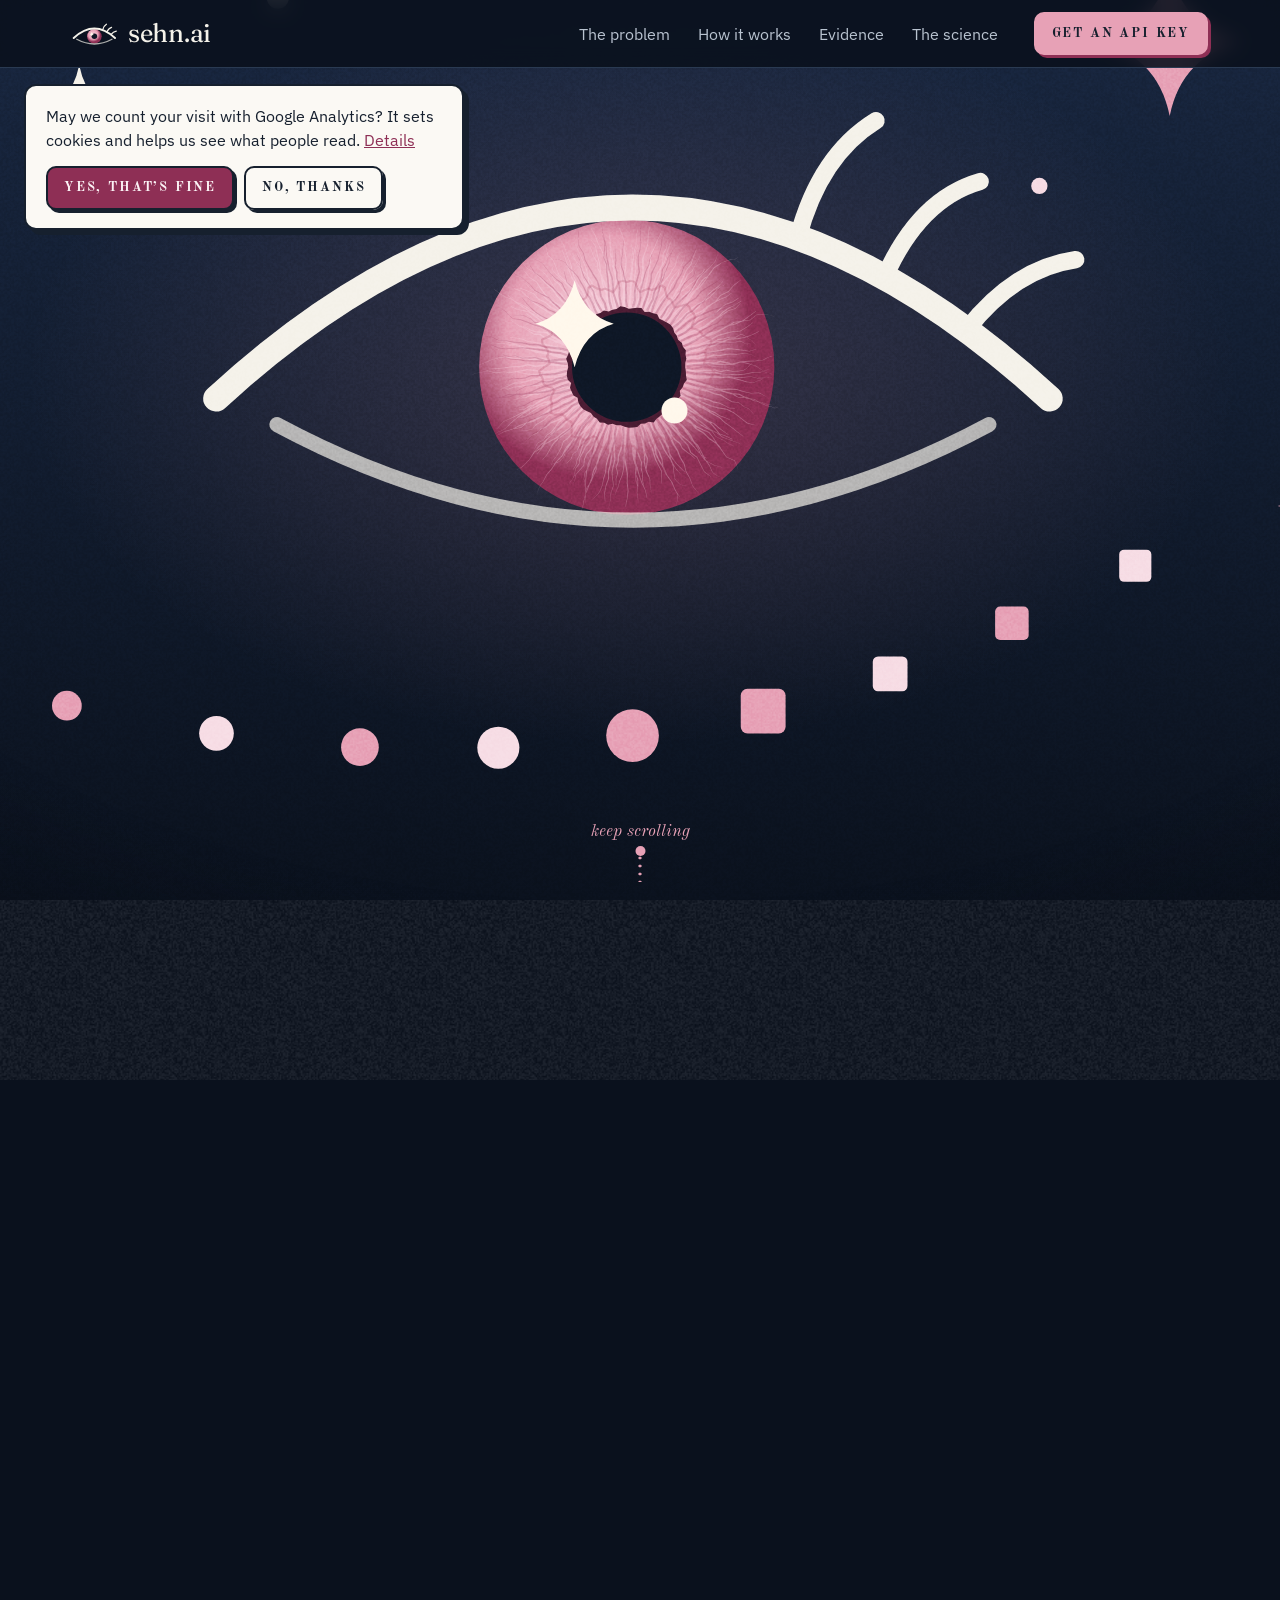
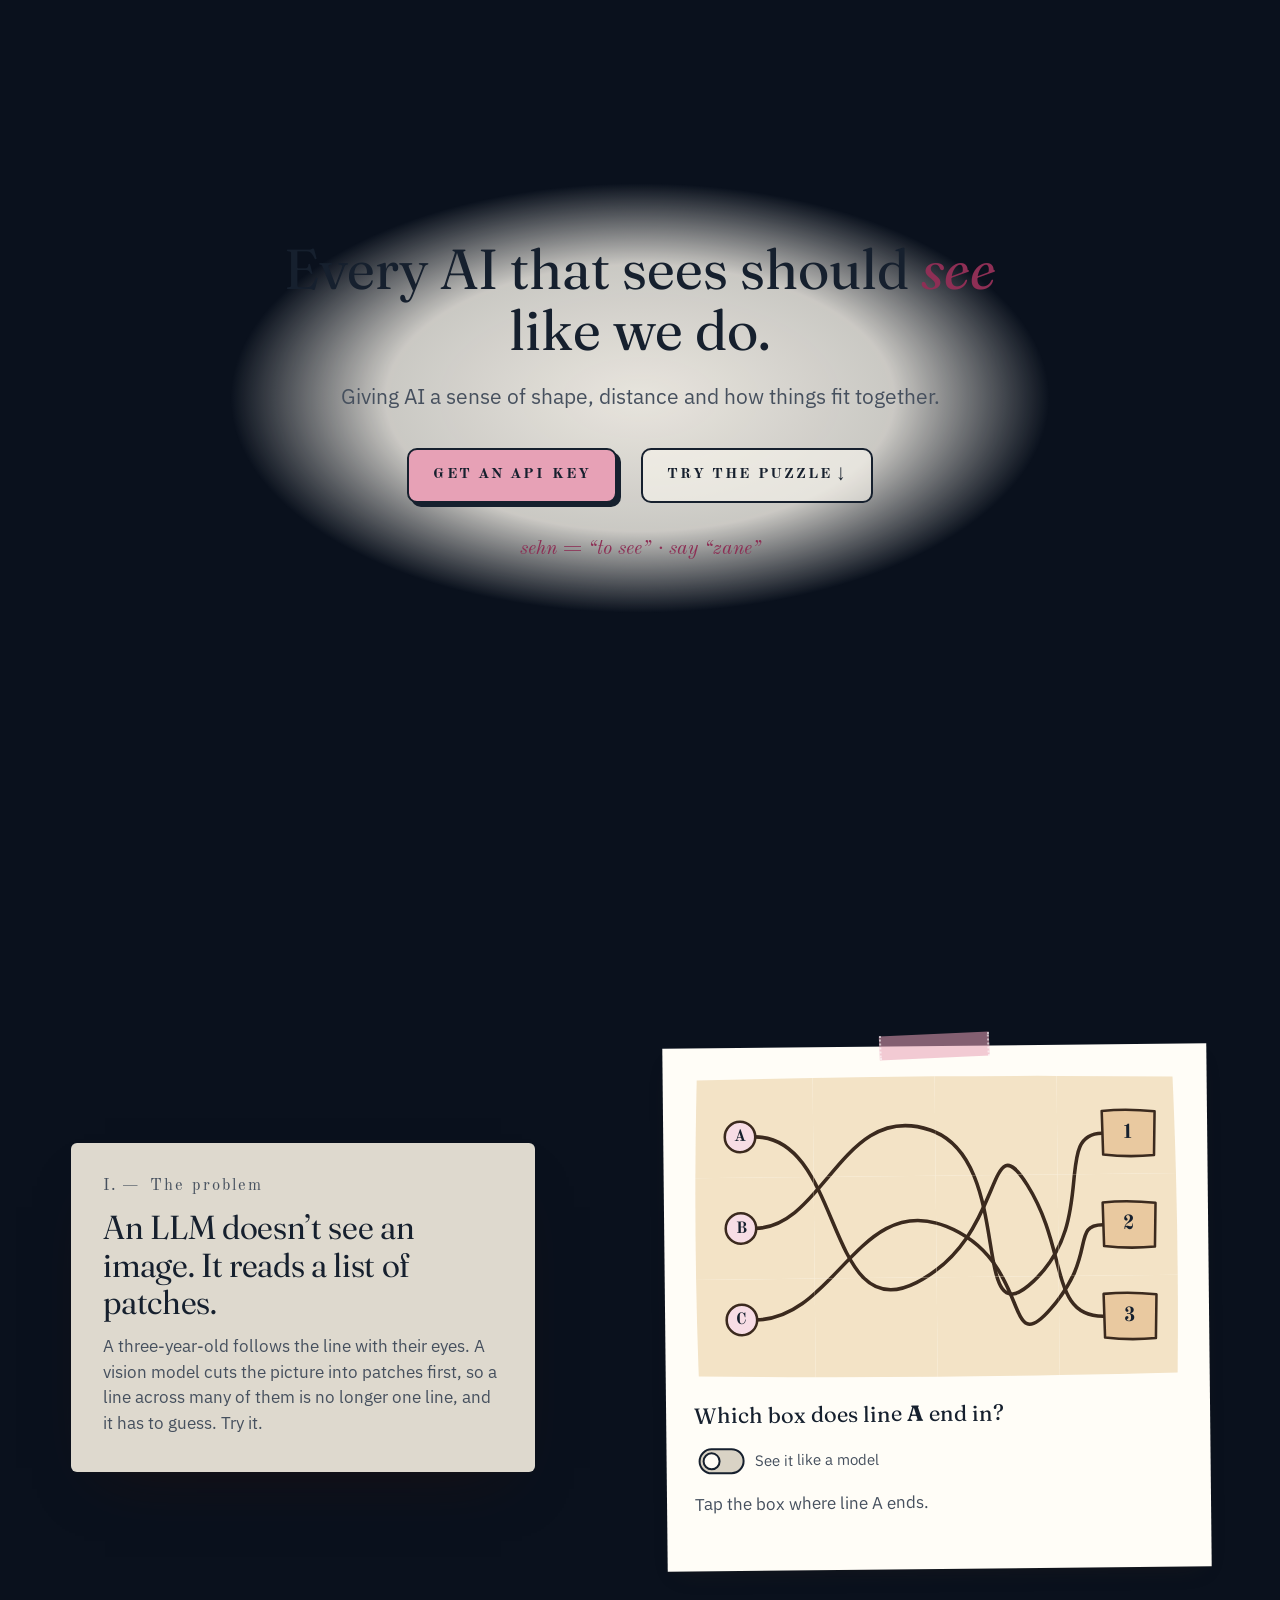
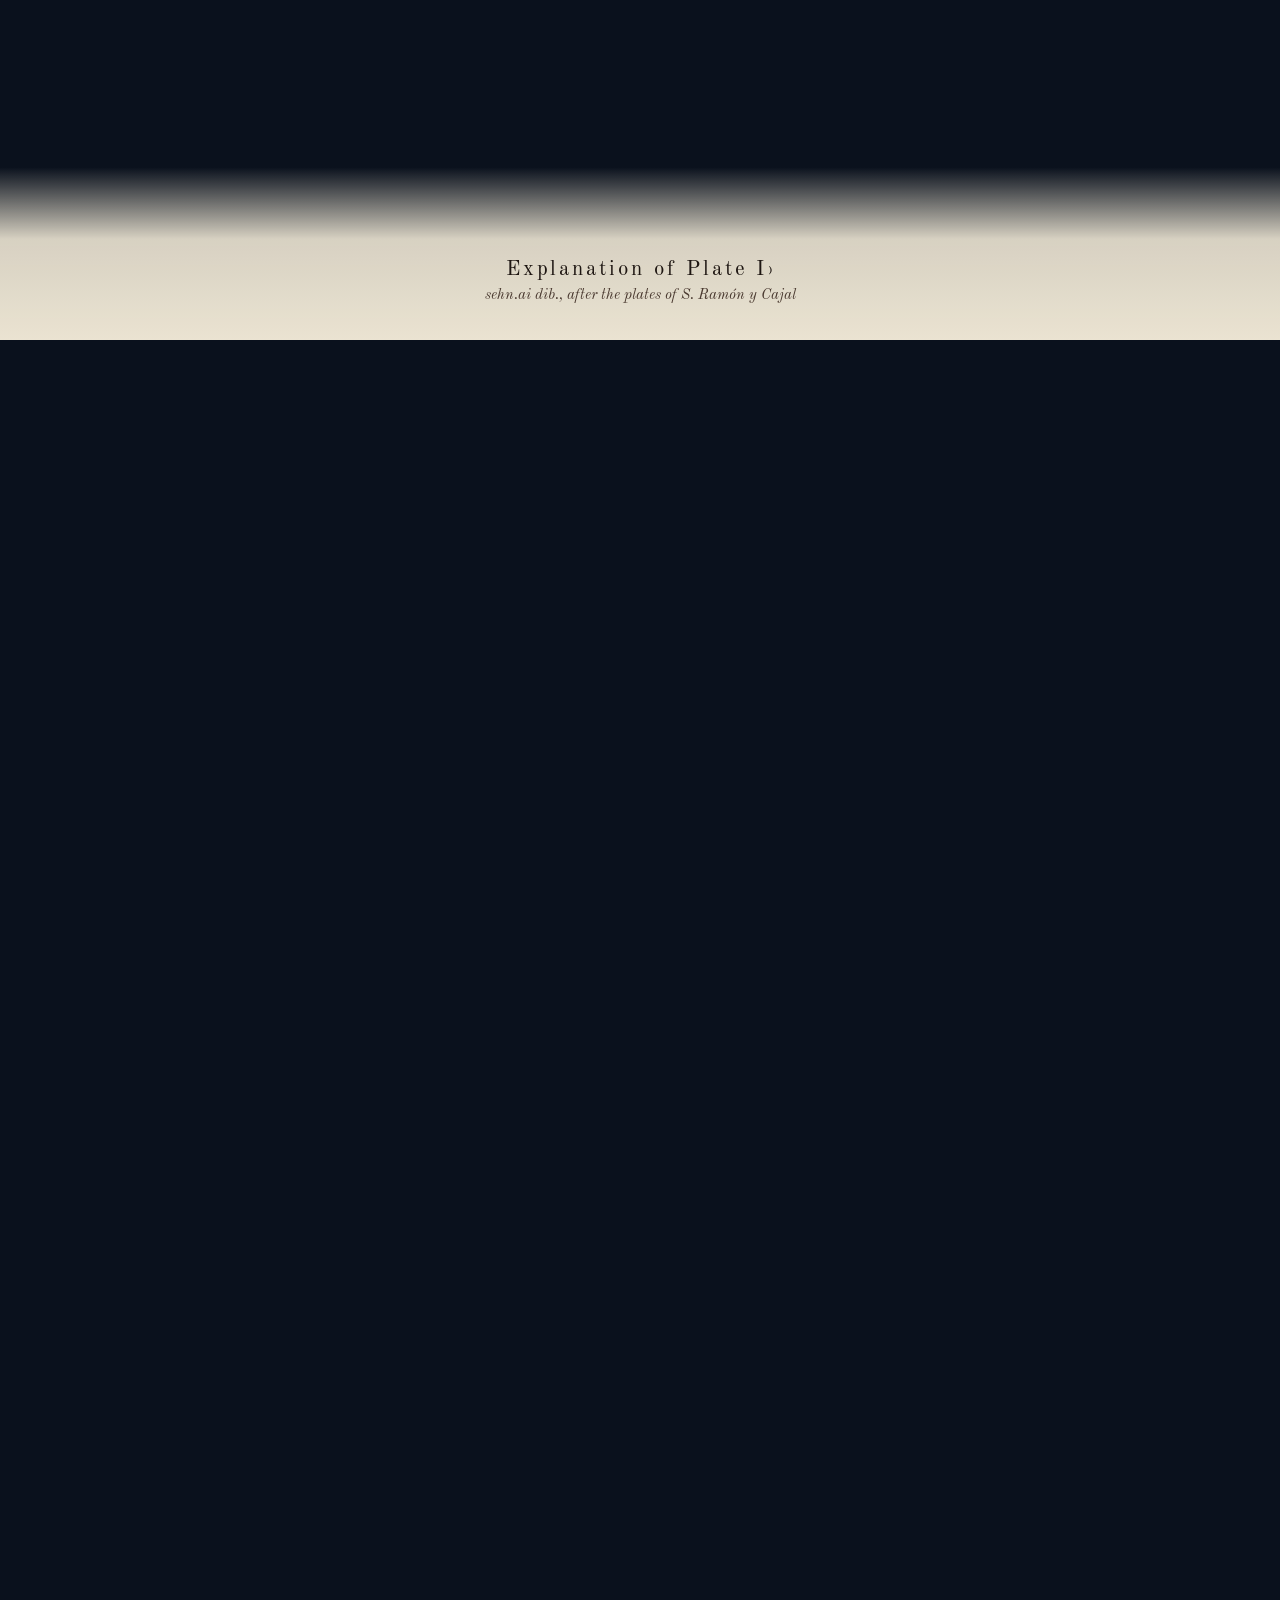
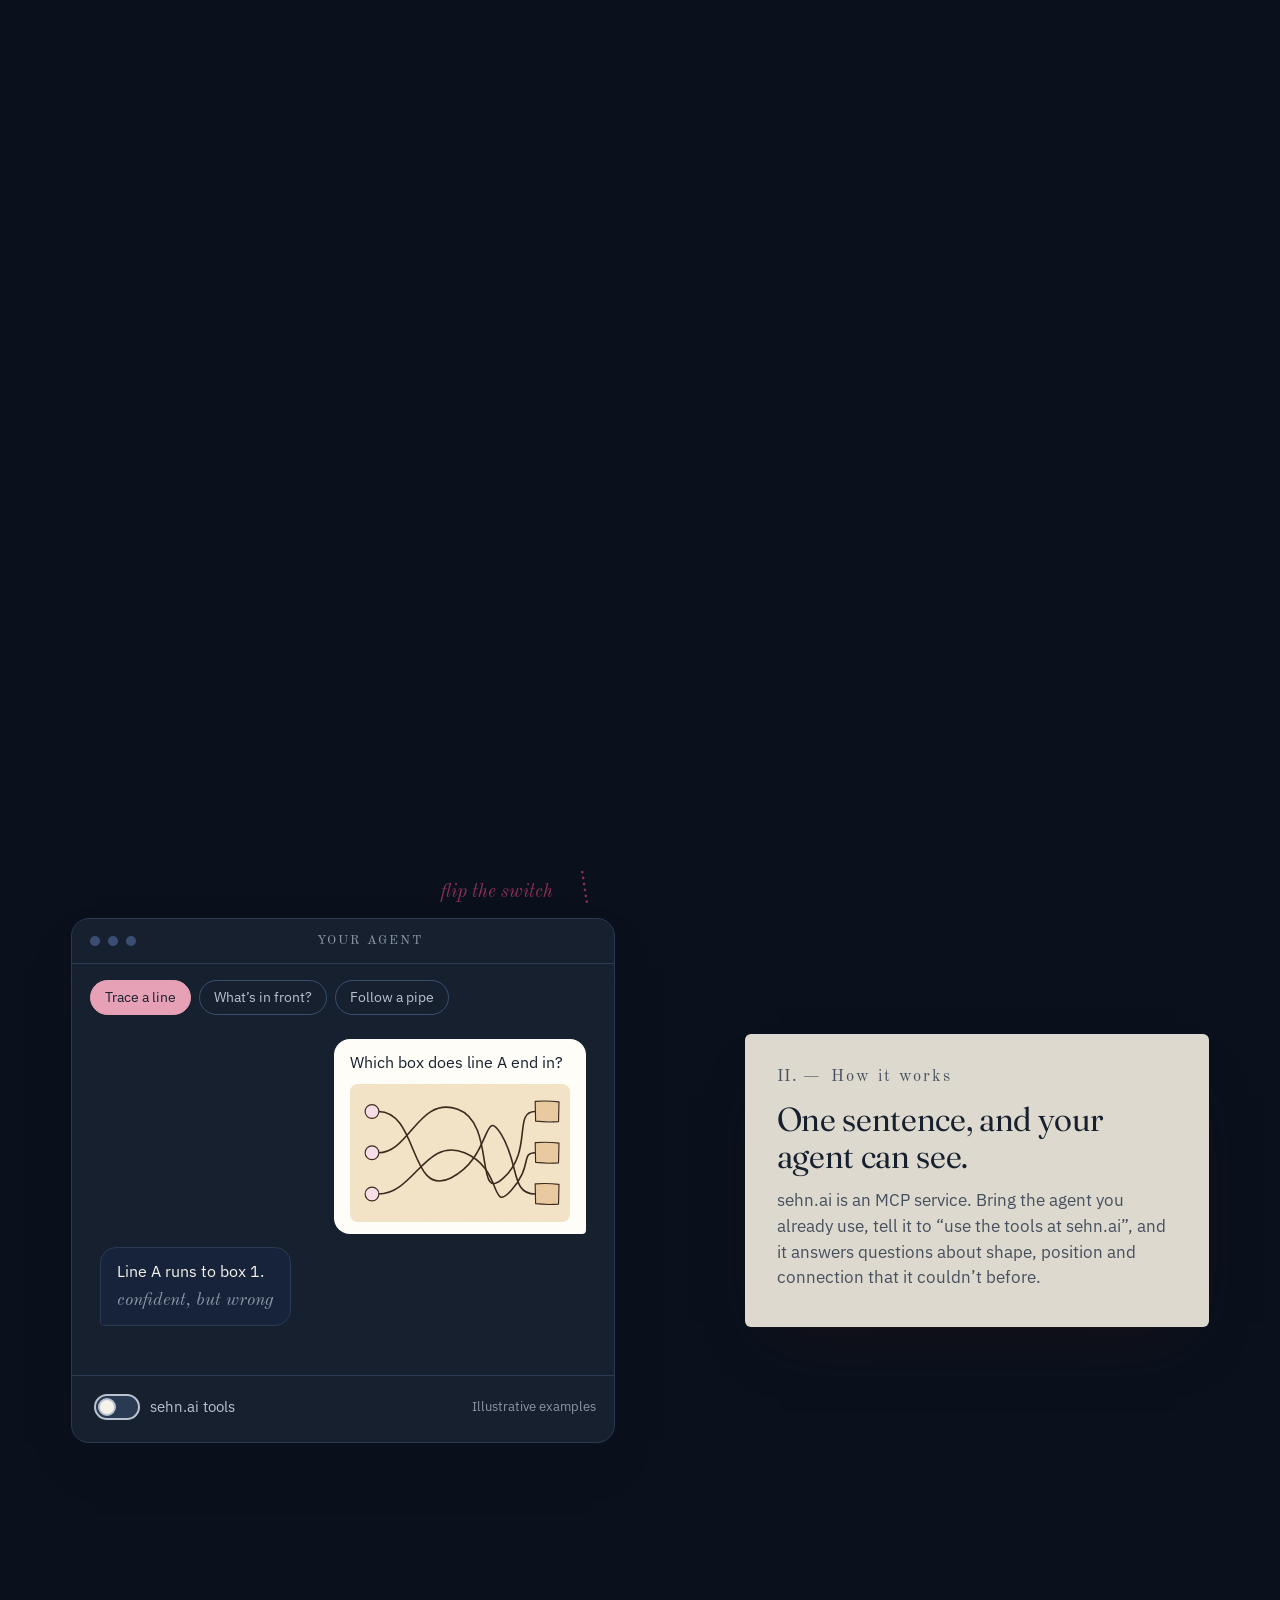
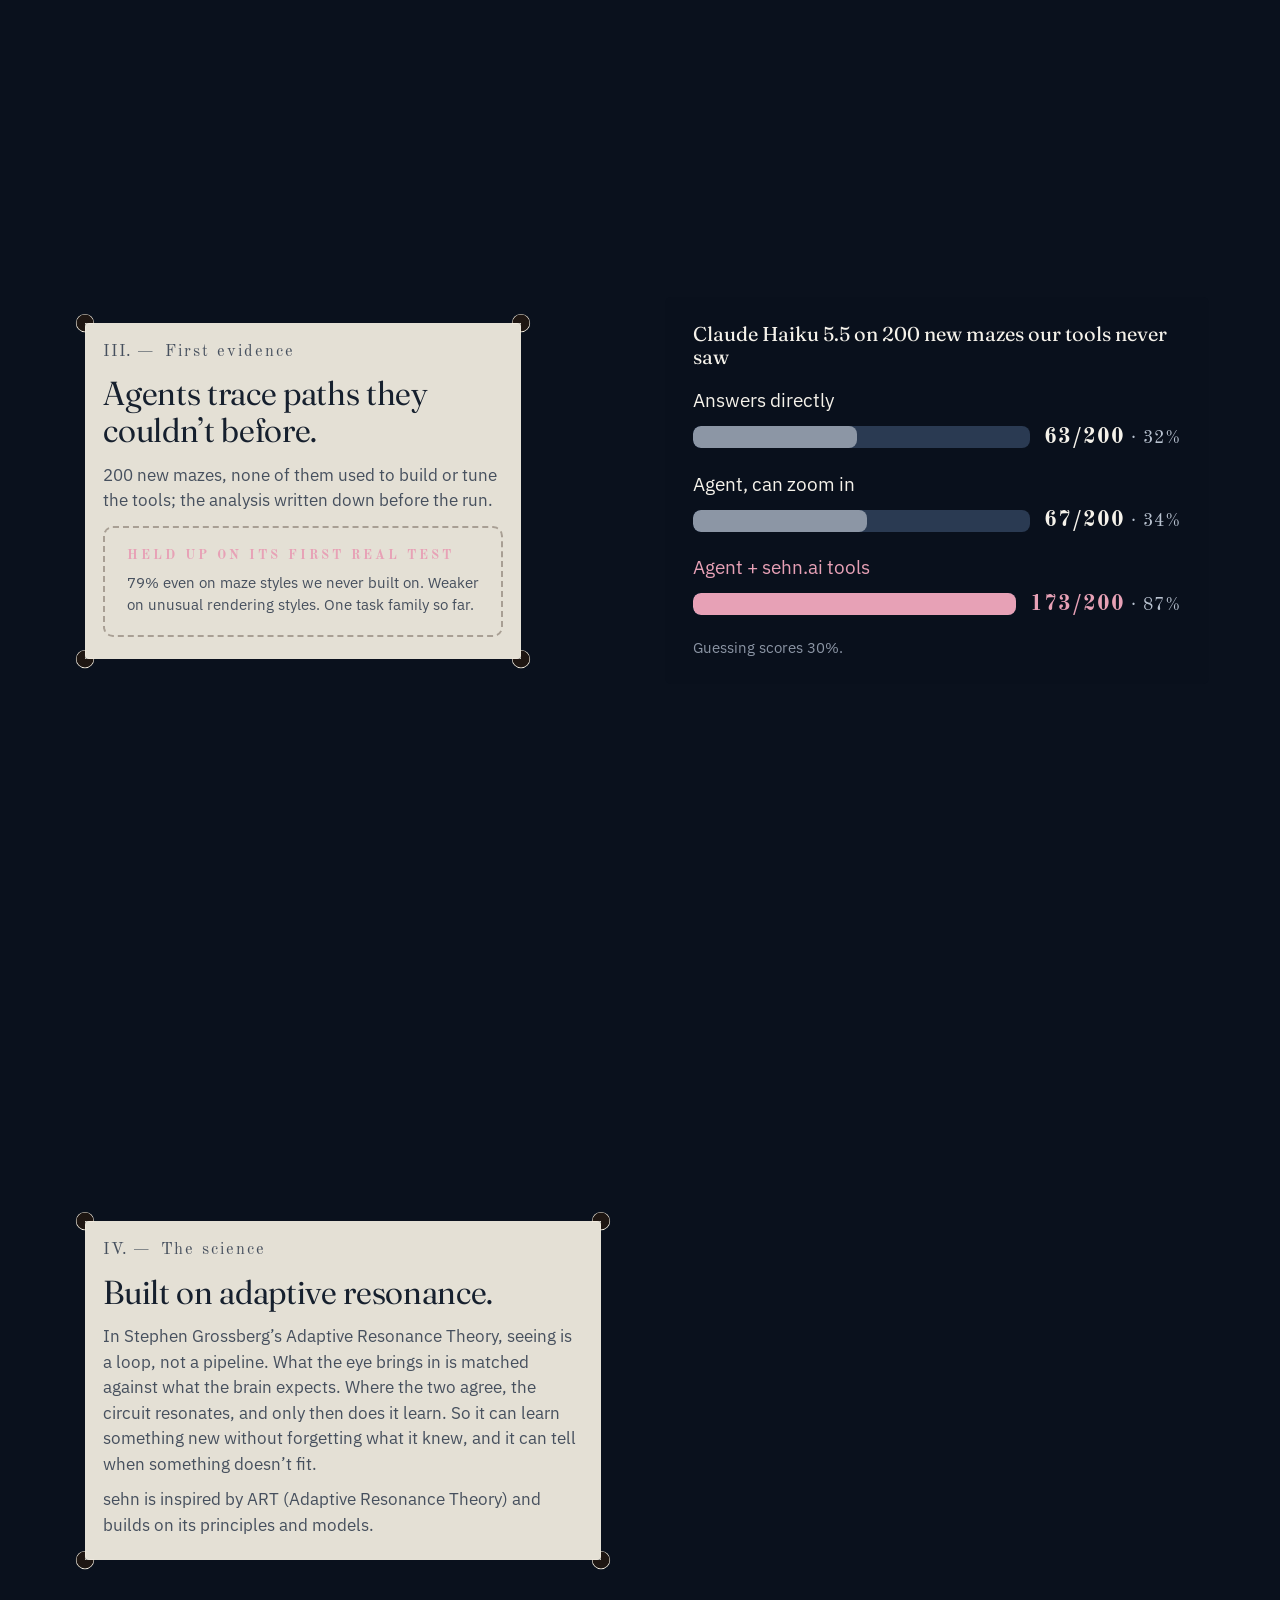
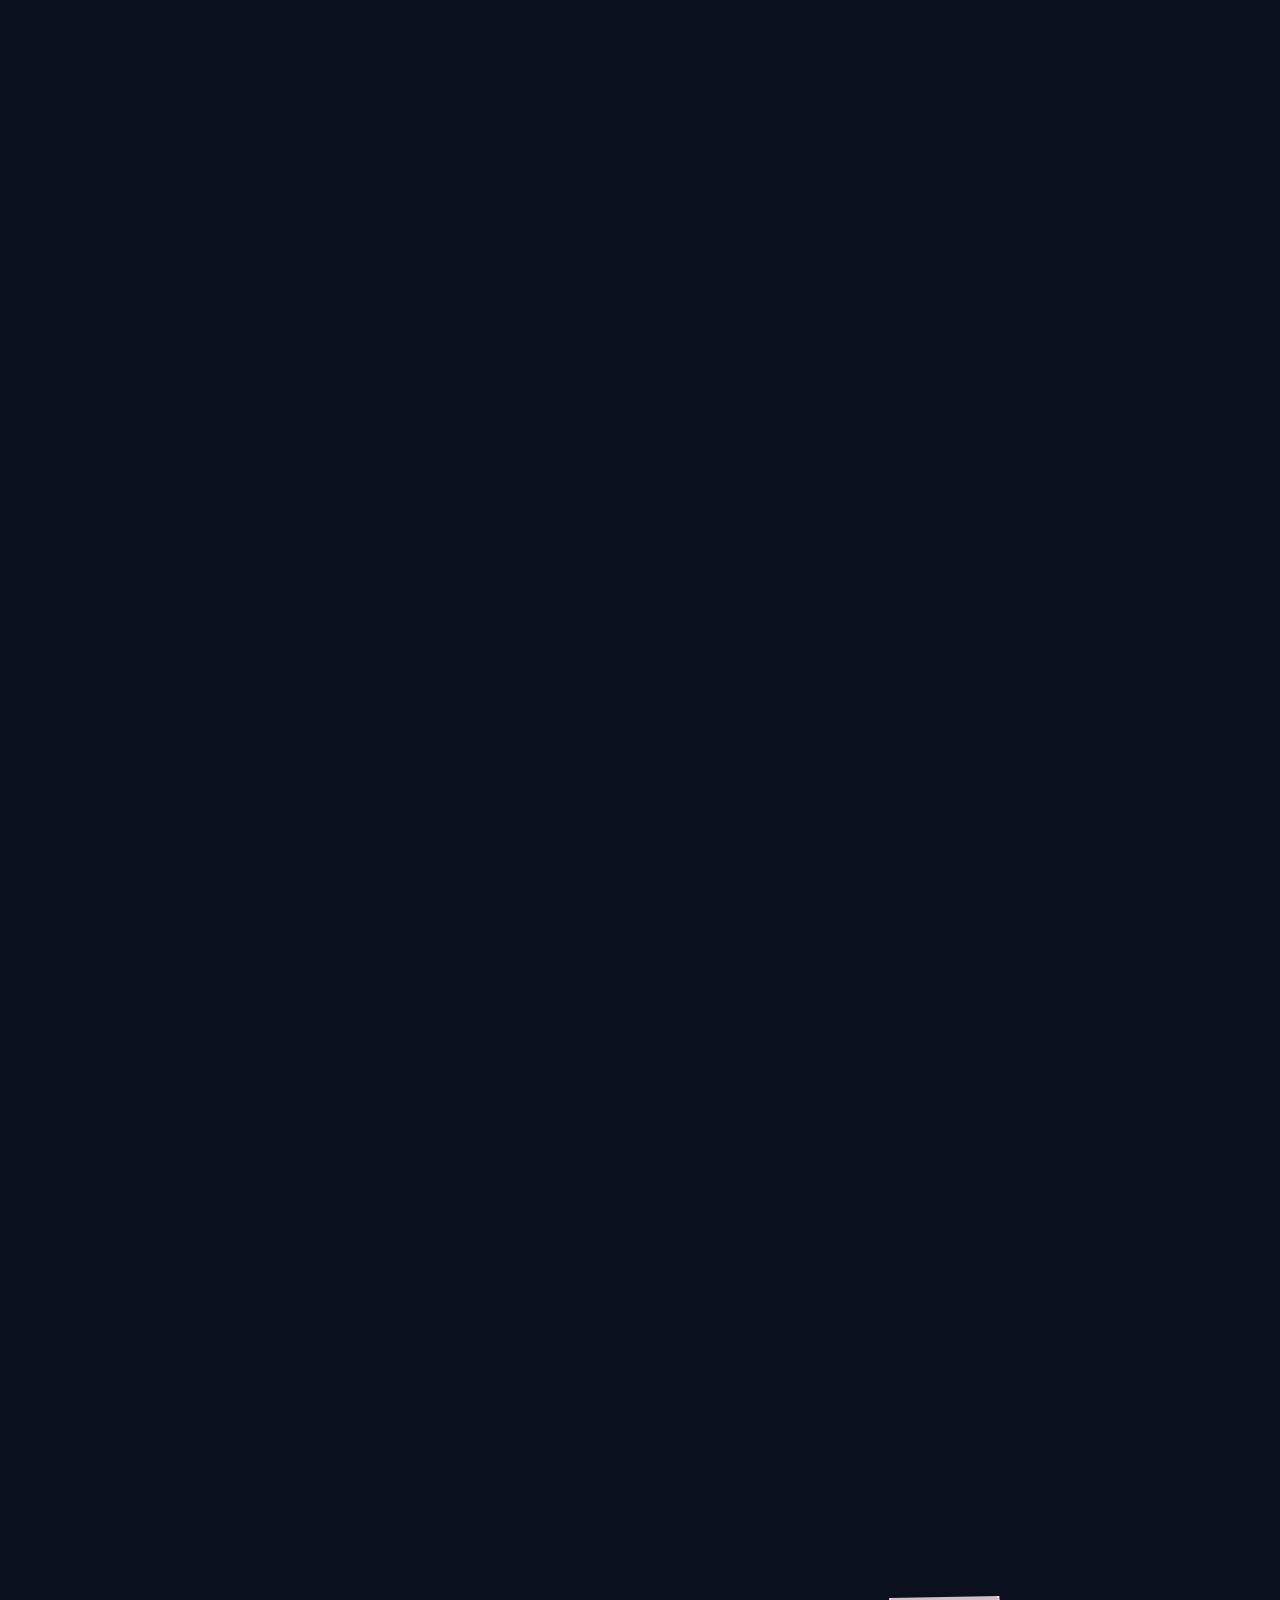
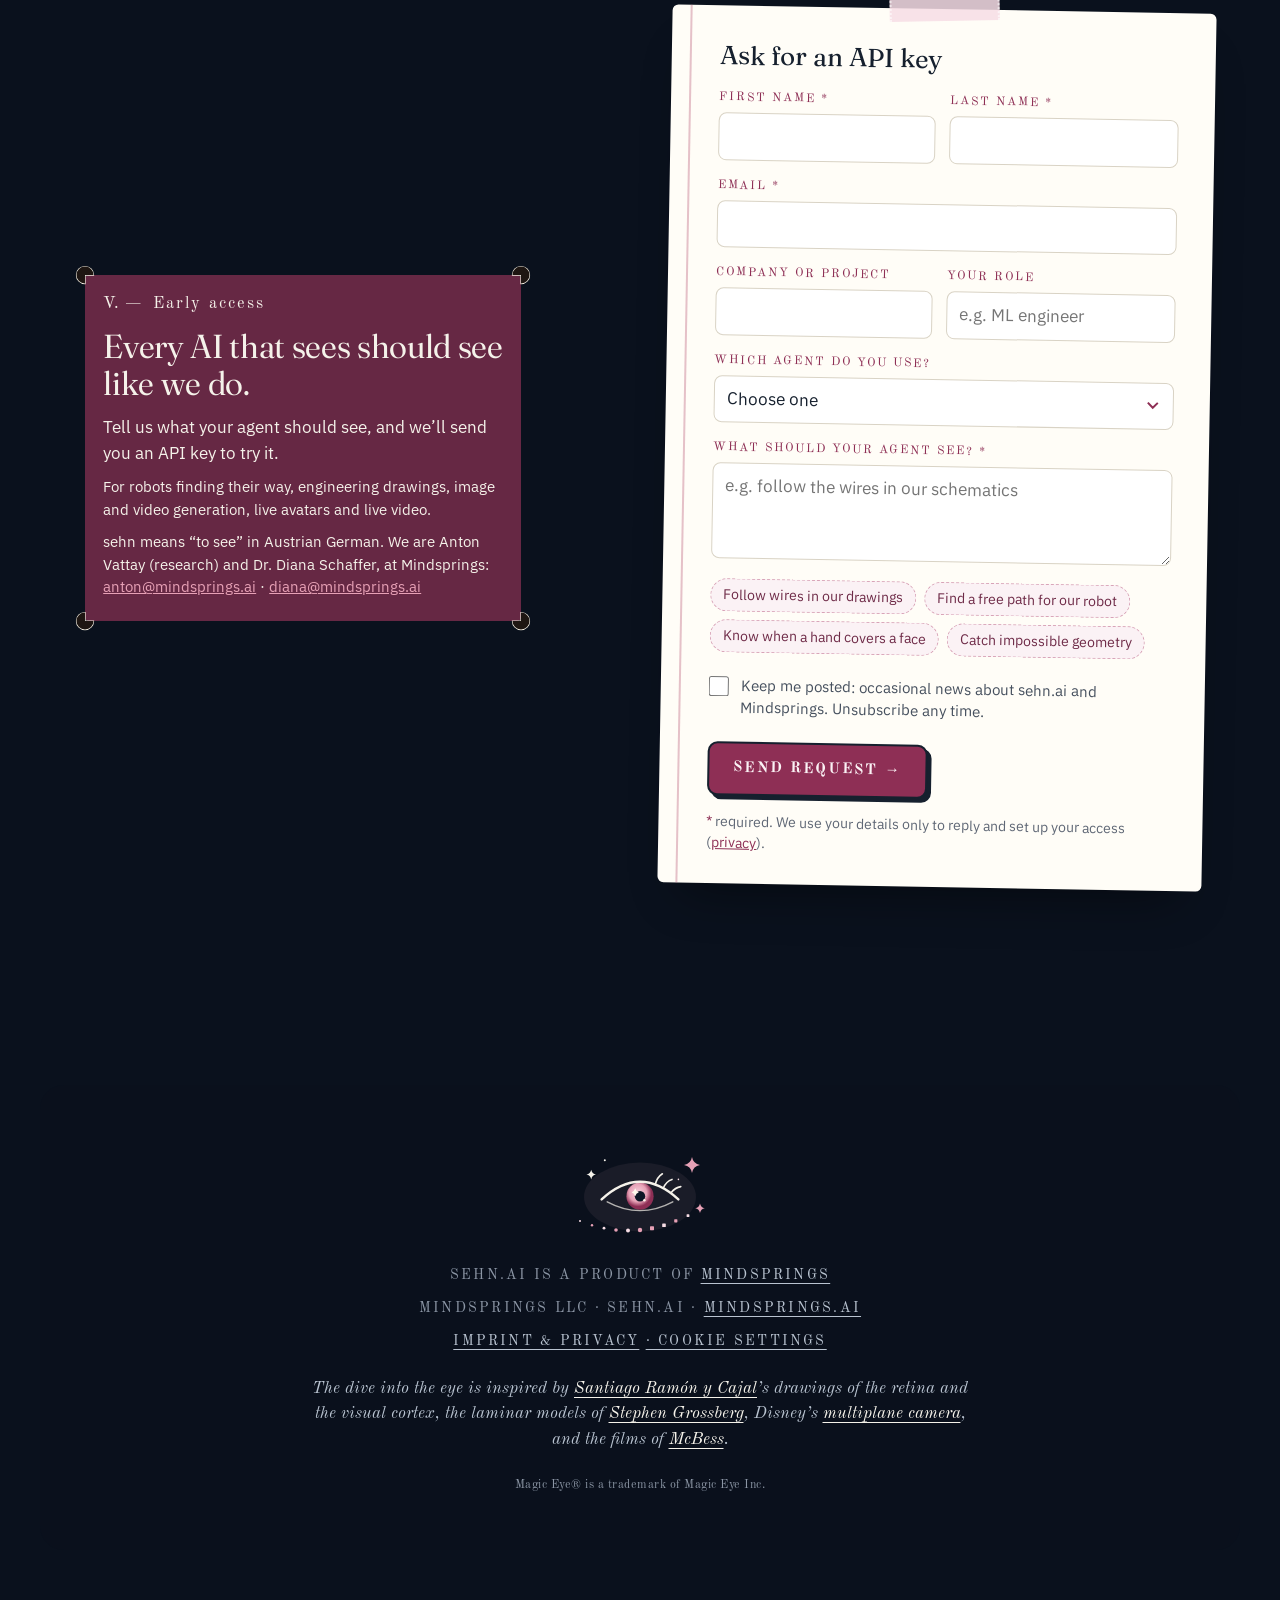
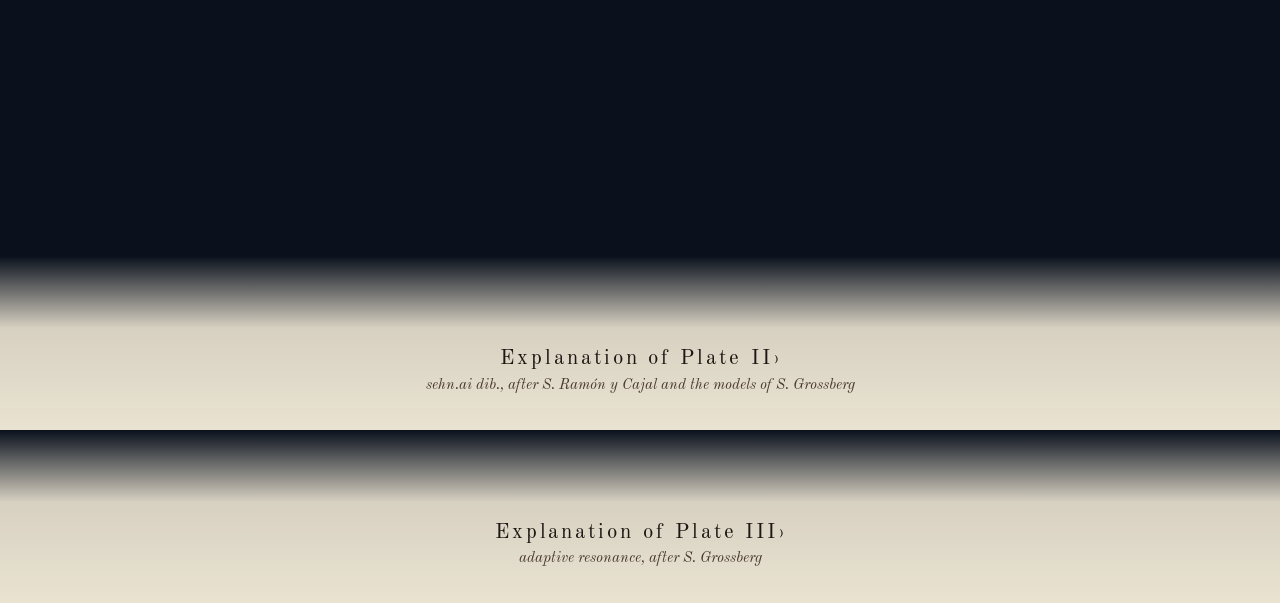
<file: public/index.html>
<!doctype html>
<html lang="en">
<head>
  <meta charset="utf-8">
  <meta name="viewport" content="width=device-width, initial-scale=1">
  <title>sehn.ai · Every AI that sees should see like we do</title>
  <meta name="description" content="Giving AI a sense of shape, distance and how things fit together. Biologically inspired visual-spatial perception for AI agents.">
  <link rel="canonical" href="https://sehn.ai/">
  <meta name="theme-color" content="#0A111D">

  <meta property="og:type" content="website">
  <meta property="og:url" content="https://sehn.ai/">
  <meta property="og:site_name" content="sehn.ai">
  <meta property="og:title" content="sehn.ai · Every AI that sees should see like we do">
  <meta property="og:description" content="Giving AI a sense of shape, distance and how things fit together.">
  <meta property="og:image" content="https://sehn.ai/og-image.png">
  <meta property="og:image:width" content="1200">
  <meta property="og:image:height" content="630">
  <meta property="og:image:alt" content="The sehn.ai logo, a friendly eye with a rose iris, above the wordmark sehn.ai on a night-blue background.">
  <meta name="twitter:card" content="summary_large_image">

  <link rel="icon" href="favicon.svg" type="image/svg+xml">
  <link rel="icon" href="favicon-32.png" sizes="32x32" type="image/png">
  <link rel="apple-touch-icon" href="apple-touch-icon.png">

  <!-- the fonts are served from here: see public/assets/fonts -->
  <link rel="preload" href="assets/fonts/fraunces.woff2" as="font" type="font/woff2" crossorigin>
  <link rel="preload" href="assets/fonts/plex-sans.woff2" as="font" type="font/woff2" crossorigin>
  <link rel="preload" href="assets/fonts/old-standard.woff2" as="font" type="font/woff2" crossorigin>
  <link rel="stylesheet" href="styles.css">
  <style>
    body { background: #0A111D; }

    /* ---------- the dive: one canvas behind the whole page ---------- */
    .stage { position: fixed; inset: 0; z-index: 0; pointer-events: none; }
    #stage { position: absolute; inset: 0; width: 100%; height: 100%; display: block; transition: opacity .3s ease; }
    #stage.is-fading { opacity: 0; }
    /* old film: grain and a soft vignette; and a sheet of watercolour paper once we are inside */
    .grain { position: absolute; inset: -20%; opacity: .09; mix-blend-mode: overlay; background-size: 180px 180px; animation: grain .9s steps(5) infinite; }
    @keyframes grain {
      0% { transform: translate(0, 0); } 20% { transform: translate(-4%, 3%); } 40% { transform: translate(3%, -2%); }
      60% { transform: translate(-2%, -4%); } 80% { transform: translate(4%, 2%); } 100% { transform: translate(0, 0); }
    }
    .paper { position: absolute; inset: 0; mix-blend-mode: multiply; background-size: 256px 256px; opacity: 0; visibility: hidden; }
    /* the plate: Cajal's labels over the forest, in Old Standard TT, a revival of the Modern roman of his plates;
       each letter and dot ringed in paper, so they read over the painting, under the sheet of paper */
    .plate { position: absolute; inset: 0; width: 100%; height: 100%; overflow: visible; opacity: 0; visibility: hidden; }
    .plate text { font-family: "Old Standard TT", "Times New Roman", serif; fill: #1E1612; paint-order: stroke; stroke: rgba(246, 236, 214, .6); stroke-width: 2.5px; stroke-linejoin: round; }
    .plate .ab { font-size: 18px; }
    .plate .nm { font-size: 15px; font-style: italic; }
    .plate .rn { font-size: 19px; }
    .plate .halo { fill: none; stroke: rgba(246, 236, 214, .5); stroke-width: 4.6; stroke-dasharray: .1 6.5; stroke-linecap: round; }
    .plate .lead { fill: none; stroke: #1E1612; stroke-width: 2.6; stroke-dasharray: .1 6.5; stroke-linecap: round; }
    .plate .brk { fill: none; stroke: #1E1612; stroke-width: 1.4; }
    .vignette { position: absolute; inset: 0; background: radial-gradient(120% 95% at 50% 45%, transparent 58%, rgba(6, 8, 14, .55) 100%); }
    @media (prefers-reduced-motion: reduce) { .grain { animation: none; } }

    /* the scroll that drives the camera, from the eye down into the forest */
    .track { position: relative; height: 520vh; }
    .hero-copy { position: fixed; left: 0; right: 0; bottom: calc(2vh + 70px); z-index: 1; padding: 0 16px; text-align: center; color: var(--on-dark); }
    .hero-copy .eyebrow { justify-content: center; color: var(--rose); font-size: 13px; }
    .hero-copy h1 { font-size: clamp(38px, 5.6vw, 72px); letter-spacing: -0.015em; line-height: 1.04; margin-bottom: 14px; }
    .hero-copy h1 em { color: var(--rose); }
    .hero-copy .note { color: var(--rose); }

    /* ---------- the page, over the forest ---------- */
    .over { position: relative; z-index: 2; }
    .over .edge { display: none; }
    /* arriving in the forest: the rest of the hero, straight on the scene */
    .arrive { min-height: 100vh; display: grid; place-items: center; padding: 96px 16px; text-align: center; }
    .arrive__inner { max-width: 820px; padding: 56px 48px 52px; background: radial-gradient(closest-side, rgba(251, 247, 238, .92), rgba(251, 247, 238, .8) 62%, rgba(251, 247, 238, 0)); }
    .arrive .hero__tagline { font-family: var(--serif); font-size: clamp(34px, 4.4vw, 58px); line-height: 1.08; color: var(--ink); font-style: normal; margin: 0; }
    .arrive .hero__tagline em { color: var(--plum); }
    .arrive .hero__sub { color: var(--ink-2); font-size: 1.1em; margin: 20px auto 0; max-width: 30em; }
    .arrive .hero__ctas { justify-content: center; }
    .arrive .btn--ghost { color: var(--ink); border-color: var(--ink); background: rgba(251, 247, 238, .6); }
    .arrive .btn--ghost:hover { color: var(--plum); border-color: var(--plum); }
    .arrive .hero__pron { justify-content: center; color: var(--ink-2); }
    .arrive .hero__pron .note { color: var(--plum); }
    /* every section a sheet of paper laid over the scene, with the forest showing between them */
    .over .section { background: none; padding: 0 0 18vh; }
    .over .section > .wrap { padding-top: 64px; padding-bottom: 64px; border-radius: 24px; background: rgba(246, 240, 227, .93);
      box-shadow: 0 1px 0 rgba(59, 42, 30, .08), 0 34px 70px -34px rgba(40, 16, 10, .7); }
    .over .section--tight-top > .wrap { padding-top: 64px; }
    .over .section--dark-left > .wrap { background: rgba(10, 17, 29, .9); }
    .over .section--plum > .wrap { background: rgba(110, 42, 71, .93); }
    .over .evidence, .over .contact { padding-top: 0; }
    .site-footer-wrap { position: relative; z-index: 2; padding-bottom: 34vh; }   /* room at the end for the river, and whoever is on it */
    .site-footer-wrap .footer { background: none; padding: 0; }
    .site-footer-wrap .footer > .wrap { padding-top: 56px; padding-bottom: 56px; border-radius: 24px; background: rgba(10, 17, 29, .9); }
    .footer .credits { max-width: 40em; margin: 24px auto 0; font-family: var(--label); font-style: italic; text-transform: none; letter-spacing: 0; font-size: 17px; line-height: 1.5; color: var(--on-dark-2); }
    .footer .credits a { color: var(--on-dark); }
    /* the way on from the retina to the cortex: no page over it, just the scroll that carries the camera */
    .journey { position: relative; height: 220vh; }
    /* a pause in the page, for Plate III to be drawn */
    .breath { position: relative; height: 130vh; }   /* the pause where adaptive resonance plays out */

    /* at the end of each part, its plate's lower margin: the scene fades into paper, and a folded explanation of the plate */
    .plate-legend { position: relative; z-index: 2; padding: 9vh 16px 28px; color: #1E1612;
      background: linear-gradient(to bottom, rgba(244, 236, 217, 0), rgba(244, 236, 217, .88) 8vh, rgba(244, 236, 217, .96)); }
    .plate-legend > * { max-width: 1120px; margin-left: auto; margin-right: auto; }
    .plate-legend summary { list-style: none; cursor: pointer; text-align: center; padding: 6px 0; }
    .plate-legend summary::-webkit-details-marker { display: none; }
    .plate-legend summary b { font: 400 21px/1.3 "Old Standard TT", serif; letter-spacing: .14em; }
    .plate-legend summary b::after { content: " ›"; display: inline-block; letter-spacing: 0; transition: transform .2s ease; }
    .plate-legend[open] summary b::after { transform: rotate(90deg); }
    .plate-legend summary span { display: block; font: italic 400 15px/1.4 "Old Standard TT", serif; color: #4A3A30; margin-top: 2px; }
    .plate-legend summary:focus-visible { outline: 2px solid var(--plum); outline-offset: 4px; border-radius: 6px; }
    .plate-legend .why { font: italic 400 17px/1.45 "Old Standard TT", serif; text-align: center; color: #4A3A30; max-width: 46em; margin: 18px auto 14px; }
    .plate-legend .layers { text-align: center; font-size: 15px; line-height: 1.7; color: #3E342D; max-width: 60em; margin: 0 auto 22px; }
    .plate-legend .layers b { font: 400 17px "Old Standard TT", serif; color: #1E1612; }
    .plate-legend .layers span { white-space: nowrap; }
    .plate-legend .layers span + span::before { content: "·"; margin: 0 .55em 0 .2em; color: #9A8A78; }
    .plate-legend dl { margin: 0 auto; display: grid; gap: 2px 28px; grid-template-columns: repeat(auto-fill, minmax(240px, 1fr)); }
    .plate-legend dl > div { display: grid; grid-template-columns: 2.6em 1fr; gap: 0 8px; padding: 5px 8px; border-radius: 8px; cursor: default; }
    .plate-legend dl > div:hover, .plate-legend dl > div:focus, .plate-legend dl > div.is-on { background: rgba(231, 161, 182, .22); outline: none; }
    .plate-legend dt { font: 400 18px/1.4 "Old Standard TT", serif; }
    .plate-legend dd { margin: 0; font-size: 14px; line-height: 1.4; color: #3E342D; }
    .plate-legend dd i { font: italic 400 17px/1.35 "Old Standard TT", serif; color: #1E1612; display: block; }
    /* a cell named from the legend: its label in the forest, in plum */
    .plate g.is-focus text { fill: #8E2F55; }
    .plate g.is-focus .lead { stroke: #8E2F55; stroke-width: 3.2; }
    @media (max-width: 720px) {
      .over .section > .wrap, .site-footer-wrap .footer > .wrap { margin: 0 8px; padding-left: 20px; padding-right: 20px; padding-top: 44px; padding-bottom: 44px; }
      .over .section { padding-bottom: 12vh; }
    }

    /* the cookie question, up beside the eye, clear of the headline below it (nothing is counted before it is answered) */
    @media (min-width: 721px) { .consent { top: calc(var(--header-h) + 16px); bottom: auto; } }
    /* on a phone there is no room beside the eye, and asking as the dive begins stopped people diving: it asks once we
       have arrived in the forest */
    @media (max-width: 720px) { html:not(.arrived) .consent { visibility: hidden; } }

    /* the beckoning: whenever we stop on the way in, before the forest, a dotted line with a dot running down it */
    .cue { position: fixed; left: 50%; bottom: 2vh; z-index: 30; transform: translateX(-50%); display: flex; flex-direction: column; align-items: center; gap: 4px;
      font: italic 400 17px/1.2 "Old Standard TT", serif; color: var(--rose); pointer-events: none; opacity: 0; visibility: hidden; transition: opacity .5s ease; }
    .cue i { position: relative; display: block; width: 3px; height: 36px; background: radial-gradient(circle, var(--rose) 1.3px, transparent 1.7px) 0 0 / 3px 8px repeat-y; }
    .cue i::after { content: ""; position: absolute; left: -3.5px; top: 0; width: 10px; height: 10px; border-radius: 50%; background: var(--rose); animation: cue 1.6s ease-in infinite; }
    @keyframes cue { 0% { transform: translateY(-6px); opacity: 0; } 20% { opacity: 1; } 100% { transform: translateY(32px); opacity: 0; } }
    .hero-copy .note { display: none; }   /* the cue says it, and bobs */
    @media (prefers-reduced-motion: reduce) { .cue i::after { animation: none; top: 26px; } }

    /* the switches, once we are in the forest: the page lifted off it (all the way down), and the multiplane (while it is in full view) */
    .dive-ctl { position: fixed; right: 16px; bottom: 16px; z-index: 40; display: flex; flex-direction: column; align-items: flex-end; gap: 8px; pointer-events: none; }
    .dive-flat, .dive-bare { display: flex; align-items: center; gap: 10px; padding: 4px 14px 4px 6px; pointer-events: auto;
      border-radius: 99px; background: rgba(10, 17, 29, .78); color: var(--on-dark); font-size: 14px; opacity: 0; visibility: hidden; transition: opacity .3s ease; }
    .dive-ctl .switch { color: var(--on-dark); font-size: 14px; }
    .dive-ctl .switch__track { border-color: var(--on-dark-2); background: var(--night-line); }
    .dive-ctl .switch__track::after { border-color: var(--on-dark-2); background: var(--on-dark); }
    .dive-ctl .switch[aria-pressed="true"] .switch__track { background: var(--rose); }
    /* just the forest: everything over it fades away, and scrolling still flies through it */
    .site-header, .over, .site-footer-wrap, .plate-legend { transition: opacity .4s ease, visibility .4s; }
    html.bare :is(.site-header, .hero-copy, .over, .site-footer-wrap, .plate-legend) { opacity: 0 !important; visibility: hidden !important; }

    /* From V2 on each panel arrives as a Kanizsa square, with Grossberg's complementary pair: four pac-men around where it
       will be; the boundary completing inward between them, dot by dot; then the surface filling in outward, the paper
       spreading from inside until the boundary holds it; then what is written on it */
    @property --kz { syntax: '<number>'; inherits: true; initial-value: 1; }
    /* All of it follows one number, --kzt, from 0 to 1, which the script moves on with time once the panel comes up,
       and faster if you scroll faster, so it is always done by the time you read it: pac-men (0 to .13), the boundary
       (.1 to .4, inward), the square brightening (.22 to .8), the paper (.36 to .74, outward), the text (.7 to .9). */
    .kz > .wrap { position: relative; isolation: isolate; --kz-paper: rgba(246, 240, 227, .93); --kzi: 14px; --kzt: 1;
      --kz: clamp(0, (var(--kzt) - .36) / .38, 1); }
    .kz.section--dark-left > .wrap { --kz-paper: rgba(10, 17, 29, .9); }
    .kz.section--plum > .wrap { --kz-paper: rgba(110, 42, 71, .93); }
    .js .over .kz > .wrap { background: none; box-shadow: none; }
    /* the paper, a little inside the panel so all four corners stay in view, its corners square, as a Kanizsa square's */
    .js .kz > .wrap::before, .js .kz > .wrap::after { content: ""; position: absolute; inset: var(--kzi); z-index: -1; border-radius: 4px; }
    .js .kz > .wrap::before { background: var(--kz-paper); box-shadow: 0 1px 0 rgba(59, 42, 30, .08), 0 34px 70px -34px rgba(40, 16, 10, .7);
      -webkit-mask: radial-gradient(ellipse calc(var(--kz) * 92%) calc(var(--kz) * 92%) at 46% 44%, #000 86%, transparent),
        radial-gradient(ellipse calc(var(--kz) * 80%) calc(var(--kz) * 80%) at 57% 58%, #000 86%, transparent);
      mask: radial-gradient(ellipse calc(var(--kz) * 92%) calc(var(--kz) * 92%) at 46% 44%, #000 86%, transparent),
        radial-gradient(ellipse calc(var(--kz) * 80%) calc(var(--kz) * 80%) at 57% 58%, #000 86%, transparent); }
    /* before the paper comes, the square is seen brighter than around it, though nothing is there */
    .js .kz > .wrap::after { background: rgba(255, 253, 248, .32); opacity: calc(clamp(0, (var(--kzt) - .22) / .14, 1) * (1 - clamp(0, (var(--kzt) - .55) / .25, 1))); }
    .js .kz > .wrap > :not(.kz-marks) { opacity: clamp(0, (var(--kzt) - .7) / .2, 1); }
    .kz-marks { position: absolute; left: 0; top: 0; overflow: visible; pointer-events: none; z-index: 1; }
    .kz-pac { fill: #1E1612; stroke: #F6F0E3; stroke-width: 2.5; paint-order: stroke; transform-box: view-box;
      transform: scale(calc(clamp(0, (var(--kzt) - var(--d)) / .07, 1) - .5 * clamp(0, (var(--kzt) - .8) / .2, 1))); }
    .kz-dot { fill: #FBF7EE; stroke: #1E1612; stroke-width: 1.3;   /* inward from each pac-man; then gone: the boundary was never there */
      opacity: calc(clamp(0, (var(--kzt) - .1 - var(--f) * .28) / .03, 1) * (1 - clamp(0, (var(--kzt) - .62) / .3, 1))); }
    @media (max-width: 720px) { .kz > .wrap { --kzi: 9px; } }
    @media (prefers-reduced-motion: reduce) { .kz-marks { display: none; } .kz > .wrap { --kzt: 1 !important; } }

    /* Plate III: adaptive resonance, after Grossberg, lettered over the wood (the glow is drawn on the canvas) */
    .plate3 .lab { font-size: 15px; font-style: italic; }
    .plate3 .lab .k { font-style: normal; font-size: 17px; }
    .plate3 .ttl { font-size: 17px; }
    .plate3 text.is-focus { fill: #8E2F55; }

    /* the page as a plate's captions: narrow, set beside the scene rather than over it, each with its card */
    .cap-row { position: relative; z-index: 2; display: grid; grid-template-columns: minmax(0, 29rem) minmax(0, 34rem); justify-content: space-between; align-items: center;
      gap: 4vw; max-width: 1240px; margin: 0 auto; padding: 22vh 4vw; min-height: 100vh; }
    .cap-row--right { grid-template-columns: minmax(0, 34rem) minmax(0, 29rem); }
    .cap-row--right > .cap { order: 2; }
    .cap { position: relative; }
    .cap > .wrap { max-width: none; margin: 0; padding: 30px 32px 26px; border-radius: 6px; background: rgba(246, 240, 227, .9);
      box-shadow: 0 1px 0 rgba(59, 42, 30, .08), 0 30px 60px -34px rgba(40, 16, 10, .55); }
    .cap .eyebrow { margin-bottom: 10px; }
    .cap h2 { font-size: clamp(26px, 2.6vw, 36px); line-height: 1.12; margin-bottom: 14px; }
    .cap p { font-size: 16.5px; line-height: 1.55; color: var(--ink-2); margin: 0 0 10px; }
    .cap .cap-small { font-size: 14.5px; }
    .cap .honest { font-size: 14.5px; margin-top: 12px; }
    .cap.kz > .wrap { background: none; box-shadow: none; }
    .cap--plum > .wrap { background: rgba(110, 42, 71, .93); }
    .cap--plum p, .cap--plum h2 { color: var(--on-dark); }
    .cap--plum a { color: var(--rose); }
    .cap--plum.kz > .wrap { --kz-paper: rgba(110, 42, 71, .93); }
    .cap-card--chart { background: rgba(10, 17, 29, .88); color: var(--on-dark); border-radius: 6px; padding: 26px 28px; }
    .cap-card--chart .chart-title { font-size: 20px; margin-bottom: 18px; }
    .cap-card--chart .chart { gap: 16px; }
    .cap-card--chart .chart__row { grid-template-columns: 1fr auto; gap: 6px 14px; align-items: center; }   /* the chart, made to fit a card */
    .cap-card--chart .chart__label { grid-column: 1 / -1; }
    .cap-card--chart .chart__track { width: 100%; height: 22px; }
    .cap-card--chart .chart-note { margin-top: 16px; font-size: 14.5px; }
    .cap .honest { color: var(--ink-2); border-color: rgba(59, 42, 30, .35); }
    @media (max-width: 860px) {
      .cap-row, .cap-row--right { grid-template-columns: 1fr; padding: 14vh 16px; gap: 18px; min-height: 0; }
      .cap-row--right > .cap { order: 0; }
    }

    .hud { position: fixed; top: 76px; left: 8px; z-index: 60; margin: 0; padding: 6px 8px; font: 12px/1.35 ui-monospace, monospace; color: #CFE; background: rgba(0, 0, 0, .55); border-radius: 6px; pointer-events: none; }
  </style>
  <script>document.documentElement.classList.add('js');</script>
  <script src="main.js" defer></script>
  <script src="analytics.js" defer></script>
  <script src="dive.js" defer></script>
</head>
<body>
  <a class="skip-link" href="#main">Skip to content</a>

  <!-- shared drawings: the hand-drawn arrow for notes, and the line puzzle -->
  <svg width="0" height="0" style="position:absolute" aria-hidden="true">
    <defs>
      <g id="arrow"><path d="M4,6 L37,19" fill="none" stroke="currentColor" stroke-width="2.6" stroke-linecap="round" stroke-dasharray="0 6"/></g>
      <g id="puz">
        <path d="M6,4 Q240,0 474,5 Q479,150 476,296 Q240,300 5,295 Q1,150 6,4 Z" fill="#F3E3C6"/>
        <g fill="none" stroke="#3B2A1E" stroke-width="3.5" stroke-linecap="round">
          <path d="M62,60 C150,60 130,250 220,205 S290,45 330,110 S350,240 404,240"/>
          <path d="M62,150 C130,150 150,25 235,55 S270,265 335,205 S355,60 404,60"/>
          <path d="M62,240 C140,240 165,115 250,150 S305,285 352,232 S372,150 404,150"/>
        </g>
        <g fill="#F7DDE5" stroke="#3B2A1E" stroke-width="2.5">
          <circle cx="48" cy="60" r="15"/><circle cx="48" cy="150" r="15"/><circle cx="48" cy="240" r="15"/>
        </g>
        <g fill="#E9C9A0" stroke="#3B2A1E" stroke-width="2.5" stroke-linejoin="round">
          <path d="M404,38 Q430,36 456,39 L455,82 Q430,84 405,81 Z"/>
          <path d="M404,128 Q430,126 456,129 L455,172 Q430,174 405,171 Z"/>
          <path d="M404,218 Q430,216 456,219 L455,262 Q430,264 405,261 Z"/>
        </g>
      </g>
    </defs>
  </svg>

  <header class="site-header">
    <div class="wrap">
      <a class="brand" href="#top" aria-label="sehn.ai, back to top"><img src="assets/brand/eye.svg" width="46" height="27" alt=""><span>sehn.ai</span></a>
      <nav class="site-nav" aria-label="Sections">
        <a href="#problem">The problem</a>
        <a href="#how">How it works</a>
        <a href="#evidence">Evidence</a>
        <a href="#science">The science</a>
      </nav>
      <a class="btn btn--rose btn--small" href="#contact">Get an API key</a>
    </div>
  </header>


  <div class="stage" aria-hidden="true">
    <canvas id="stage"></canvas>
    <svg class="plate" id="plate"></svg>
    <svg class="plate plate3" id="plate3"></svg>
    <div class="paper"></div>
    <div class="grain"></div>
    <div class="vignette"></div>
  </div>

  <header class="hero-copy" id="hero-copy">
    <p class="eyebrow">Visual-spatial perception for AI agents</p>
    <h1 id="hero-title">Agents want to <em>see</em> like we&nbsp;do.</h1>
  </header>
  <div class="cue" id="cue" aria-hidden="true"><span>scroll to look inside</span><i></i></div>

  <!-- the dive: scrolling through this flies the camera into the eye -->
  <div class="track" id="top">
    <p class="visually-hidden">Scrolling flies the camera into the eye’s pupil and through the dark inside, then down onto the glowing retina, past red vessels and down through its see-through layers of cells, into a canopy of cell bodies. We drop out of the canopy inside the retina: a watercolour forest of strange layered trees made of neurons, on a yellow floor of rods and cones, with light slanting down from above and a red river of blood, where a small eye rows a boat made of a red blood cell.</p>
  </div>

  <main id="main" class="over">

    <!-- Arriving in the forest: the rest of the hero -->
    <section class="arrive" aria-labelledby="arrive-title">
      <div class="arrive__inner">
        <p class="hero__tagline" id="arrive-title">Every AI that sees should <em>see</em> like we do.</p>
        <p class="hero__sub">Giving AI a sense of shape, distance and how things fit together.</p>
        <div class="hero__ctas">
          <a class="btn btn--rose" href="#contact">Get an API key</a>
          <a class="btn btn--ghost" href="#problem">Try the puzzle ↓</a>
        </div>
        <p class="hero__pron"><span class="note">sehn = “to see” · say “zane”</span></p>
      </div>
    </section>

    <!-- I. The problem: a caption beside the forest, and the puzzle pinned on the other side -->
    <section class="cap-row" id="problem" aria-labelledby="problem-title">
      <div class="cap">
        <div class="wrap">
          <p class="eyebrow" data-n="I">The problem</p>
          <h2 id="problem-title">An LLM doesn’t see an image. It reads a list of patches.</h2>
          <p>A three-year-old follows the line with their eyes. A vision model cuts the picture into patches first, so a line across many of them is no longer one line, and it has to guess. Try it.</p>
        </div>
      </div>
      <div class="cap-card">
          <div class="puzzle-card reveal" id="puzzle-card">
            <span class="tape" aria-hidden="true"></span>
            <div class="puzzle" id="puzzle">
              <svg viewBox="0 0 480 300" role="img" aria-labelledby="puzzle-desc">
                <title id="puzzle-desc">Three tangled lines start at dots A, B and C on the left and end in boxes 1, 2 and 3 on the right.</title>
                <g class="tile" style="--dx:-8;--dy:-6;--r:-5"><svg x="0" y="0" width="120" height="100" viewBox="0 0 120 100"><use href="#puz"/></svg><rect class="tile-edge" x="0" y="0" width="120" height="100" rx="3" fill="none" stroke="#3B2A1E" stroke-width="2.5"/></g>
                <g class="tile" style="--dx:4;--dy:-10;--r:4"><svg x="120" y="0" width="120" height="100" viewBox="120 0 120 100"><use href="#puz"/></svg><rect class="tile-edge" x="120" y="0" width="120" height="100" rx="3" fill="none" stroke="#3B2A1E" stroke-width="2.5"/></g>
                <g class="tile" style="--dx:-3;--dy:-4;--r:-3"><svg x="240" y="0" width="120" height="100" viewBox="240 0 120 100"><use href="#puz"/></svg><rect class="tile-edge" x="240" y="0" width="120" height="100" rx="3" fill="none" stroke="#3B2A1E" stroke-width="2.5"/></g>
                <g class="tile" style="--dx:10;--dy:-8;--r:6"><svg x="360" y="0" width="120" height="100" viewBox="360 0 120 100"><use href="#puz"/></svg><rect class="tile-edge" x="360" y="0" width="120" height="100" rx="3" fill="none" stroke="#3B2A1E" stroke-width="2.5"/></g>
                <g class="tile" style="--dx:-12;--dy:2;--r:4"><svg x="0" y="100" width="120" height="100" viewBox="0 100 120 100"><use href="#puz"/></svg><rect class="tile-edge" x="0" y="100" width="120" height="100" rx="3" fill="none" stroke="#3B2A1E" stroke-width="2.5"/></g>
                <g class="tile" style="--dx:3;--dy:6;--r:-6"><svg x="120" y="100" width="120" height="100" viewBox="120 100 120 100"><use href="#puz"/></svg><rect class="tile-edge" x="120" y="100" width="120" height="100" rx="3" fill="none" stroke="#3B2A1E" stroke-width="2.5"/></g>
                <g class="tile" style="--dx:8;--dy:-2;--r:3"><svg x="240" y="100" width="120" height="100" viewBox="240 100 120 100"><use href="#puz"/></svg><rect class="tile-edge" x="240" y="100" width="120" height="100" rx="3" fill="none" stroke="#3B2A1E" stroke-width="2.5"/></g>
                <g class="tile" style="--dx:14;--dy:4;--r:-4"><svg x="360" y="100" width="120" height="100" viewBox="360 100 120 100"><use href="#puz"/></svg><rect class="tile-edge" x="360" y="100" width="120" height="100" rx="3" fill="none" stroke="#3B2A1E" stroke-width="2.5"/></g>
                <g class="tile" style="--dx:-6;--dy:10;--r:-3"><svg x="0" y="200" width="120" height="100" viewBox="0 200 120 100"><use href="#puz"/></svg><rect class="tile-edge" x="0" y="200" width="120" height="100" rx="3" fill="none" stroke="#3B2A1E" stroke-width="2.5"/></g>
                <g class="tile" style="--dx:-2;--dy:12;--r:5"><svg x="120" y="200" width="120" height="100" viewBox="120 200 120 100"><use href="#puz"/></svg><rect class="tile-edge" x="120" y="200" width="120" height="100" rx="3" fill="none" stroke="#3B2A1E" stroke-width="2.5"/></g>
                <g class="tile" style="--dx:6;--dy:9;--r:-5"><svg x="240" y="200" width="120" height="100" viewBox="240 200 120 100"><use href="#puz"/></svg><rect class="tile-edge" x="240" y="200" width="120" height="100" rx="3" fill="none" stroke="#3B2A1E" stroke-width="2.5"/></g>
                <g class="tile" style="--dx:12;--dy:12;--r:3"><svg x="360" y="200" width="120" height="100" viewBox="360 200 120 100"><use href="#puz"/></svg><rect class="tile-edge" x="360" y="200" width="120" height="100" rx="3" fill="none" stroke="#3B2A1E" stroke-width="2.5"/></g>
                <path class="trace" id="trace-a" d="M62,60 C150,60 130,250 220,205 S290,45 330,110 S350,240 404,240"/>
              </svg>
              <span class="pz-label" style="left:10%;top:20%">A</span>
              <span class="pz-label" style="left:10%;top:50%">B</span>
              <span class="pz-label" style="left:10%;top:80%">C</span>
              <button class="pz-box" type="button" data-box="1" style="left:89.6%;top:20%" aria-label="Box 1">1</button>
              <button class="pz-box" type="button" data-box="2" style="left:89.6%;top:50%" aria-label="Box 2">2</button>
              <button class="pz-box" type="button" data-box="3" style="left:89.6%;top:80%" aria-label="Box 3">3</button>
            </div>
            <p class="patch-caption">Roughly what the model gets: separate patches</p>
            <div class="puzzle-bar">
              <p class="puzzle-q">Which box does line <strong>A</strong> end in?</p>
              <button class="switch" type="button" id="patch-switch" aria-pressed="false"><span class="switch__track" aria-hidden="true"></span>See it like a model</button>
            </div>
            <p class="puzzle-feedback" id="puzzle-feedback" aria-live="polite">Tap the box where line A ends.</p>
          </div>
      </div>
    </section>

    <!-- the forest's plate, folded, at the end of the forest: open it, point at a line, and its cell is named in the forest -->
    <details class="plate-legend">
      <summary><b>Explanation of Plate I</b><span>sehn.ai dib., after the plates of S. Ramón y Cajal</span></summary>
      <p class="why">The retina, from the inside. Light comes down from above and passes through every layer before it reaches the rods and cones; on its way back, the picture is taken apart and analysed, layer by layer, before the brain ever sees it.</p>
      <p class="layers"><span><b>I.</b> ganglion cells, the roof</span> <span><b>II.</b> inner plexiform, the canopy</span> <span><b>III.</b> inner nuclear, the upper trunks</span> <span><b>IV.</b> outer plexiform, the lower branches</span> <span><b>V.</b> outer nuclear, the nuclei of rods and cones</span> <span><b>VI.</b> rods and cones, the trunks</span></p>
      <dl>
        <div data-k="Gc" tabindex="0"><dt>Gc</dt><dd><i>ganglion cell</i>the retina’s output: their fibres make the optic nerve, carrying a picture already analysed</dd></div>
        <div data-k="Ac" tabindex="0"><dt>Ac</dt><dd><i>amacrine cell</i>compares neighbours across space and time; some detect the direction of motion</dd></div>
        <div data-k="Bc" tabindex="0"><dt>Bc</dt><dd><i>bipolar cell</i>carries the signal inward, split into “lighter than around” and “darker than around”</dd></div>
        <div data-k="Hc" tabindex="0"><dt>Hc</dt><dd><i>horizontal cell</i>holds back each cell’s neighbours, so that edges stand out</dd></div>
        <div data-k="Mg" tabindex="0"><dt>Mg</dt><dd><i>Müller glia</i>span the whole retina, and guide light down through it like optical fibres</dd></div>
        <div data-k="R" tabindex="0"><dt>R</dt><dd><i>rods</i>see in dim light</dd></div>
        <div data-k="C" tabindex="0"><dt>C</dt><dd><i>cones</i>see colour and fine detail</dd></div>
        <div data-k="Cap" tabindex="0"><dt>Cap</dt><dd><i>capillary</i>feeds the inner layers</dd></div>
        <div data-k="Rbc" tabindex="0"><dt>Rbc</dt><dd><i>red blood cell</i>darker than the plasma it floats in</dd></div>
        <div data-k="S" tabindex="0"><dt>S</dt><dd><i>sehn</i>learning to see the same way</dd></div>
      </dl>
    </details>

    <!-- the way on: past the river, out through the blind spot, along the optic nerve, across the chiasm, up through the LGN, into the cortex -->
    <div class="journey" id="journey">
      <p class="visually-hidden">Scrolling on, the camera rises out of the forest's roof and over the retina, where every nerve fibre, drawn in rose, flows to the blind spot, a pale lake, and drops into it. Alongside the optic nerve, a cable of fibres beaded with white myelin; then the chiasm from above, where the other eye's nerve comes in, in teal, and half the fibres cross. Up through the lateral geniculate nucleus, six bent layers striped by eye, with the optic radiation fanning upwards into white, and out of the white into the visual cortex: a birch wood in snow.</p>
    </div>

    <!-- II. How it works, over V1 -->
    <section class="cap-row cap-row--right" id="how" data-u="0.31" data-at="0.85" aria-labelledby="how-title">
      <div class="cap">
        <div class="wrap">
          <p class="eyebrow" data-n="II">How it works</p>
          <h2 id="how-title">One sentence, and your agent can see.</h2>
          <p>sehn.ai is an MCP service. Bring the agent you already use, tell it to “use the tools at sehn.ai”, and it answers questions about shape, position and connection that it couldn’t before.</p>
        </div>
      </div>
      <div class="cap-card">
          <div class="chat-wrap reveal d2">
            <p class="note" aria-hidden="true">flip the switch<svg viewBox="0 0 46 30" style="transform:rotate(60deg)"><use href="#arrow"/></svg></p>
            <div class="chat" id="chat">
              <div class="chat__bar" aria-hidden="true"><i></i><i></i><i></i><span>your agent</span></div>
              <div class="chat__tabs" role="tablist" aria-label="Example questions">
                <button class="chat__tab" role="tab" type="button" aria-selected="true" data-demo="trace">Trace a line</button>
                <button class="chat__tab" role="tab" type="button" aria-selected="false" data-demo="front">What’s in front?</button>
                <button class="chat__tab" role="tab" type="button" aria-selected="false" data-demo="pipe">Follow a pipe</button>
              </div>
              <div class="chat__body" id="chat-body" aria-live="polite"></div>
              <div class="chat__foot">
                <button class="switch" type="button" id="tools-switch" aria-pressed="false"><span class="switch__track" aria-hidden="true"></span>sehn.ai tools</button>
                <small>Illustrative examples</small>
              </div>
            </div>
          </div>
      </div>
      <!-- pictures the user "sends" in the chat demo -->
      <template id="thumb-trace"><svg viewBox="0 0 480 300" aria-hidden="true"><use href="#puz"/></svg></template>
      <template id="thumb-front"><svg viewBox="0 0 220 124" aria-hidden="true"><path d="M8,6 Q110,4 212,7 Q214,62 212,118 Q110,120 8,118 Q6,62 8,6 Z" fill="#FFFDF7" stroke="#3B2A1E" stroke-width="2"/><rect x="22" y="30" width="62" height="8" rx="4" fill="#3B2A1E" opacity=".75"/><rect x="22" y="46" width="176" height="24" rx="5" fill="#F3E3C6" stroke="#3B2A1E" stroke-width="2"/><rect x="48" y="20" width="74" height="26" rx="9" fill="#8E2F55" stroke="#3B2A1E" stroke-width="2"/><rect x="22" y="82" width="46" height="8" rx="4" fill="#3B2A1E" opacity=".75"/><rect x="22" y="96" width="176" height="14" rx="5" fill="#F3E3C6" stroke="#3B2A1E" stroke-width="2"/></svg></template>
      <template id="thumb-pipe"><svg viewBox="0 0 220 124" aria-hidden="true"><path d="M8,6 Q110,4 212,7 Q214,62 212,118 Q110,120 8,118 Q6,62 8,6 Z" fill="#F3E3C6" stroke="#3B2A1E" stroke-width="2"/><g fill="none" stroke-linecap="round" stroke-linejoin="round"><path d="M22,24 L140,24 Q152,24 152,36 L152,106" stroke="#3B2A1E" stroke-width="4"/><path d="M22,100 L58,100 Q70,100 70,88 L70,50 Q70,42 78,42 L170,42 Q178,42 178,50 L178,62 L184,62" stroke="#F3E3C6" stroke-width="11"/><path d="M22,100 L58,100 Q70,100 70,88 L70,50 Q70,42 78,42 L170,42 Q178,42 178,50 L178,62 L184,62" stroke="#3B2A1E" stroke-width="4"/><path d="M22,62 L98,62 Q110,62 110,74 L110,106" stroke="#F3E3C6" stroke-width="11"/><path d="M22,62 L98,62 Q110,62 110,74 L110,106" stroke="#3B2A1E" stroke-width="4"/></g><g fill="#F7DDE5" stroke="#3B2A1E" stroke-width="2"><circle cx="20" cy="24" r="6"/><circle cx="20" cy="62" r="6"/><circle cx="20" cy="100" r="6"/></g><path d="M184,52 L206,72 L206,52 L184,72 Z" fill="#E9C9A0" stroke="#3B2A1E" stroke-width="2" stroke-linejoin="round"/></svg></template>
    </section>

    <!-- III. First evidence, over V2's old wood -->
    <section class="cap-row" id="evidence" data-u="0.5" data-at="0.4" aria-labelledby="evidence-title">
      <div class="cap" data-kz>
        <div class="wrap">
          <p class="eyebrow" data-n="III">First evidence</p>
          <h2 id="evidence-title">Agents trace paths they couldn’t before.</h2>
          <p>200 new mazes, none of them used to build or tune the tools; the analysis written down before the run.</p>
          <p class="honest"><b>Held up on its first real test</b>79% even on maze styles we never built on. Weaker on unusual rendering styles. One task family so far.</p>
        </div>
      </div>
      <div class="cap-card cap-card--chart">
        <h3 class="chart-title reveal" id="chart-title">Claude Haiku 5.5 on 200 new mazes our tools never saw</h3>
        <ul class="chart reveal" aria-labelledby="chart-title">
          <li class="chart__row">
            <span class="chart__label">Answers directly</span>
            <span class="chart__track" aria-hidden="true"><span class="chart__bar w32"></span></span>
            <span class="chart__value"><strong>63/200</strong> · 32%</span>
          </li>
          <li class="chart__row">
            <span class="chart__label">Agent, can zoom in</span>
            <span class="chart__track" aria-hidden="true"><span class="chart__bar w34"></span></span>
            <span class="chart__value"><strong>67/200</strong> · 34%</span>
          </li>
          <li class="chart__row chart__row--ours">
            <span class="chart__label">Agent + sehn.ai tools</span>
            <span class="chart__track" aria-hidden="true"><span class="chart__bar chart__bar--ours w87"></span></span>
            <span class="chart__value"><strong>173/200</strong> · 87%</span>
          </li>
        </ul>
        <p class="chart-note reveal">Guessing scores 30%.</p>
      </div>
    </section>

    <!-- IV. The science, over V4: Adaptive Resonance Theory -->
    <section class="cap-row cap-row--right" id="science" data-u="0.66" data-at="0.45" aria-labelledby="science-title">
      <div class="cap" data-kz>
        <div class="wrap">
          <p class="eyebrow" data-n="IV">The science</p>
          <h2 id="science-title">Built on adaptive resonance.</h2>
          <p>In Stephen Grossberg’s Adaptive Resonance Theory, seeing is a loop, not a pipeline. What the eye brings in is matched against what the brain expects. Where the two agree, the circuit resonates, and only then does it learn. So it can learn something new without forgetting what it knew, and it can tell when something doesn’t fit.</p>
          <p>sehn is inspired by ART (Adaptive Resonance Theory) and builds on its principles and models.</p>
        </div>
      </div>
    </section>

    <!-- a pause: Plate III, adaptive resonance, plays out in the wood -->
    <div class="breath" id="resonance" data-u="0.72" data-at="0.3">
      <p class="visually-hidden">Plate III, after Stephen Grossberg: adaptive resonance, in the golden wood of V4. Light rises up the trunks of some birches, what the eye brings. A first expectation comes down from above onto other trees: it does not match, and with a flash it is reset. A second comes down: where it meets the rising light, those trees ring together, glowing in time, while the tree that was lit but not expected is quieted. Only then do the threads of expectation turn solid gold: learned.</p>
    </div>

    <!-- V. Early access, at rest by the capillary -->
    <section class="cap-row" id="contact" data-u="0.9" data-at="0.4" aria-labelledby="contact-title">
      <div class="cap cap--plum" data-kz>
        <div class="wrap">
          <p class="eyebrow" data-n="V">Early access</p>
          <h2 id="contact-title">Every AI that sees should see like we do.</h2>
          <p>Tell us what your agent should see, and we’ll send you an API key to try it.</p>
          <p class="cap-small">For robots finding their way, engineering drawings, image and video generation, live avatars and live video.</p>
          <p class="cap-small">sehn means “to see” in Austrian German. We are Anton Vattay (research) and Dr. Diana Schaffer, at Mindsprings: <a href="mailto:anton@mindsprings.ai">anton@mindsprings.ai</a> · <a href="mailto:diana@mindsprings.ai">diana@mindsprings.ai</a></p>
        </div>
      </div>
      <div class="cap-card">
        <form class="index-card reveal d2" id="key-form" novalidate>
          <span class="tape" aria-hidden="true"></span>
          <h3>Ask for an API key</h3>
          <div class="field-row">
            <label class="field"><span>First name <i aria-hidden="true">*</i></span><input type="text" name="firstname" autocomplete="given-name" required></label>
            <label class="field"><span>Last name <i aria-hidden="true">*</i></span><input type="text" name="lastname" autocomplete="family-name" required></label>
          </div>
          <label class="field"><span>Email <i aria-hidden="true">*</i></span><input type="email" name="email" autocomplete="email" inputmode="email" required></label>
          <div class="field-row">
            <label class="field"><span>Company or project</span><input type="text" name="company" autocomplete="organization"></label>
            <label class="field"><span>Your role</span><input type="text" name="jobtitle" autocomplete="organization-title" placeholder="e.g. ML engineer"></label>
          </div>
          <label class="field"><span>Which agent do you use?</span>
            <select name="agent">
              <option value="">Choose one</option>
              <option>Claude</option><option>GPT</option><option>Gemini</option><option>Our own agent</option><option>Not sure yet</option>
            </select>
          </label>
          <label class="field"><span>What should your agent see? <i aria-hidden="true">*</i></span><textarea name="see" id="f-see" rows="3" placeholder="e.g. follow the wires in our schematics" required></textarea></label>
          <div class="ideas" aria-label="Ideas">
            <button class="idea" type="button">Follow wires in our drawings</button>
            <button class="idea" type="button">Find a free path for our robot</button>
            <button class="idea" type="button">Know when a hand covers a face</button>
            <button class="idea" type="button">Catch impossible geometry</button>
          </div>
          <label class="check"><input type="checkbox" name="news"><span>Keep me posted: occasional news about sehn.ai and Mindsprings. Unsubscribe any time.</span></label>
          <label class="hp" aria-hidden="true">Leave this empty <input type="text" name="website" tabindex="-1" autocomplete="off"></label>
          <button class="btn btn--plum" type="submit">Send request →</button>
          <p class="form-status" id="form-status" role="status" aria-live="polite"></p>
          <small><i aria-hidden="true">*</i> required. We use your details only to reply and set up your access (<a href="imprint.html#requests">privacy</a>).</small>
        </form>
      </div>
    </section>

  </main>

  <div class="site-footer-wrap">
  <footer class="section section--dark footer">
      <div class="wrap">
        <img src="assets/brand/logo.svg" width="160" height="104" alt="sehn.ai logo">
        <p>sehn.ai is a product of <a href="https://mindsprings.ai">Mindsprings</a></p><p>Mindsprings LLC · sehn.ai · <a href="https://mindsprings.ai">mindsprings.ai</a></p>
        <p><a href="imprint.html">Imprint &amp; privacy</a> <button class="footer__link" type="button" data-consent-open hidden>· Cookie settings</button></p>
        <p class="credits">The dive into the eye is inspired by <a href="https://en.wikipedia.org/wiki/Santiago_Ram%C3%B3n_y_Cajal">Santiago Ramón y Cajal</a>’s drawings of the retina and the visual cortex, the laminar models of <a href="https://sites.bu.edu/steveg/">Stephen Grossberg</a>, Disney’s <a href="https://en.wikipedia.org/wiki/Multiplane_camera">multiplane camera</a>, and the films of <a href="https://www.youtube.com/watch?v=n11j73OYqOY">McBess</a>.</p>
        <p class="tm">Magic Eye® is a trademark of Magic Eye Inc.</p>
      </div>
    </footer>
  </div>


  <!-- the cortex's plate, folded, past the end of the page: open it, point at a line, and its cell is named in the wood -->
  <details class="plate-legend">
    <summary><b>Explanation of Plate II</b><span>sehn.ai dib., after S. Ramón y Cajal and the models of S. Grossberg</span></summary>
    <p class="why">The visual cortex, edge on, as a birch wood in snow. The picture comes in from the LGN to layer IV of V1, still in columns for the two eyes, and from there it is put together again, area by area: in V2, long horizontal fibres complete the boundaries between things, even across gaps; in V4, colour and surface fill in within them, and a figure stands out from its ground. The panels of this page arrived that way, as Kanizsa squares.</p>
    <p class="layers"><span><b>I.</b> molecular, the canopy</span> <span><b>II–III.</b> pyramidal, the birches</span> <span><b>IV.</b> granular, where the LGN’s fibres end; in V1 the mist</span> <span><b>V.</b> inner pyramidal, the tallest birches</span> <span><b>VI.</b> multiform, over the snow of the white matter</span></p>
    <dl>
      <div data-k="Pyr" tabindex="0"><dt>Pyr</dt><dd><i>pyramidal cell</i>the cortex’s own: a trunk up to layer I, roots below, an axon down and on to the next area</dd></div>
      <div data-k="St" tabindex="0"><dt>St</dt><dd><i>stellate cell</i>in layer IV, takes in the picture from the LGN</dd></div>
      <div data-k="CR" tabindex="0"><dt>CR</dt><dd><i>Cajal–Retzius cell</i>of layer I, which Cajal drew; it lays out the cortex as it grows</dd></div>
      <div data-k="Lgn" tabindex="0"><dt>Lgn</dt><dd><i>fibre from the LGN</i>brings the picture in, one eye to a column</dd></div>
      <div data-k="G" tabindex="0"><dt>G</dt><dd><i>stripe of Gennari</i>white fibres you can see by eye; it marks V1, and stops where V2 begins</dd></div>
      <div data-k="Ax" tabindex="0"><dt>Ax</dt><dd><i>horizontal axon</i>links cells far apart that see the same orientation: in Grossberg’s models, boundaries are completed along them</dd></div>
      <div data-k="Ast" tabindex="0"><dt>Ast</dt><dd><i>astrocyte</i>glia: feeds the neurons, and holds the capillaries with its feet</dd></div>
      <div data-k="Cap" tabindex="0"><dt>Cap</dt><dd><i>capillary</i>its wall sealed tight, the blood–brain barrier</dd></div>
      <div data-k="Rbc" tabindex="0"><dt>Rbc</dt><dd><i>red blood cell</i>squeezes through, single file</dd></div>
      <div data-k="S" tabindex="0"><dt>S</dt><dd><i>sehn</i>on its way back from the eye</dd></div>
    </dl>
    <p class="why">After S. Grossberg, <a href="https://doi.org/10.3389/fnsys.2021.650263">A canonical laminar neocortical circuit</a> (2021) and <a href="https://doi.org/10.3389/fpsyg.2015.02054">Cortical dynamics of figure-ground separation</a> (2016), and the plates of Cajal’s <i>Estudios sobre la corteza cerebral humana</i> (1899).</p>
  </details>

  <!-- Plate III, folded: adaptive resonance -->
  <details class="plate-legend">
    <summary><b>Explanation of Plate III</b><span>adaptive resonance, after S. Grossberg</span></summary>
    <p class="why">Perception as a loop: what comes in from the eye, bottom-up, is matched against what is expected, top-down, from categories already learned. A match resonates; a mismatch resets and the search goes on. Learning happens only in resonance, so new things are learned without old ones being forgotten: Grossberg’s answer to the stability–plasticity dilemma, and the reason deep networks, which adjust everything a little at a time, can forget catastrophically.</p>
    <dl>
      <div data-k="a" tabindex="0"><dt>a</dt><dd><i>bottom-up</i>the features the eye brings, through an adaptive filter, rising</dd></div>
      <div data-k="b" tabindex="0"><dt>b</dt><dd><i>top-down expectation</i>a learned category reads out what it expects to find</dd></div>
      <div data-k="c" tabindex="0"><dt>c</dt><dd><i>reset and search</i>when they do not match, the category is set aside and another is tried, or a new one learned</dd></div>
      <div data-k="d" tabindex="0"><dt>d</dt><dd><i>resonance</i>where they match, the cells synchronise and amplify each other: what we consciously see</dd></div>
      <div data-k="e" tabindex="0"><dt>e</dt><dd><i>the matching rule</i>an expectation alone only primes; with what comes in it fires (two against one), and what was not expected is quieted</dd></div>
      <div data-k="f" tabindex="0"><dt>f</dt><dd><i>learning</i>only in resonance do the adaptive weights change: stable, and still able to learn</dd></div>
    </dl>
    <p class="why">After S. Grossberg, <a href="https://doi.org/10.3389/fnsys.2021.650263">A canonical laminar neocortical circuit</a> (2021), figs. 6–8 and 15.</p>
  </details>

  <div class="dive-ctl">
    <div class="dive-flat" id="dive-flat">
      <button class="switch" type="button" id="flat" aria-pressed="false" aria-describedby="flat-note"><span class="switch__track" aria-hidden="true"></span>Flatten the layers</button>
      <span class="visually-hidden" id="flat-note">Each layer of the scene is flat; the depth you see comes only from how they move against each other. Flattened, they all move alike.</span>
    </div>
    <div class="dive-bare" id="dive-bare">
      <button class="switch" type="button" id="bare" aria-pressed="false" aria-describedby="bare-note"><span class="switch__track" aria-hidden="true"></span>Just the forest</button>
      <span class="visually-hidden" id="bare-note">Hides the page, so only the painting of the retina is left. Scrolling still moves through it; Escape brings the page back.</span>
    </div>
  </div>
</body>
</html>
</file>
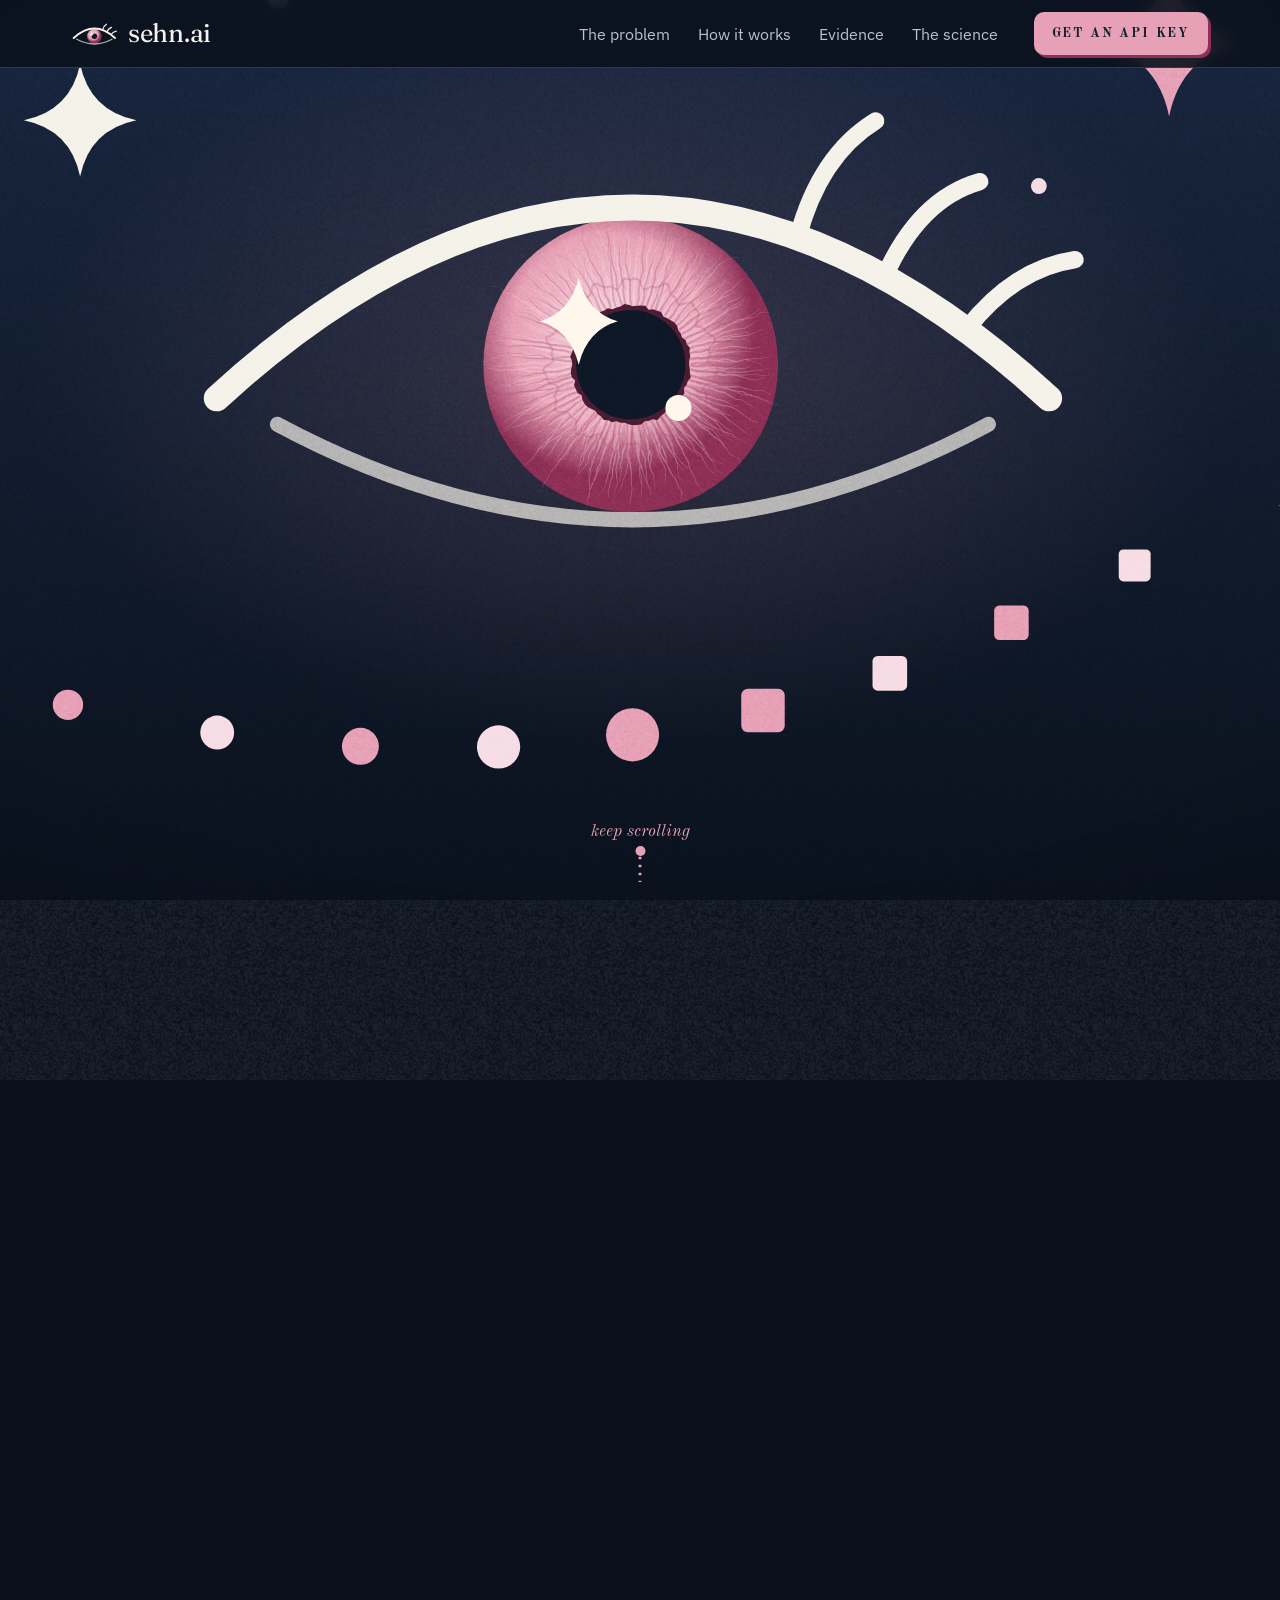
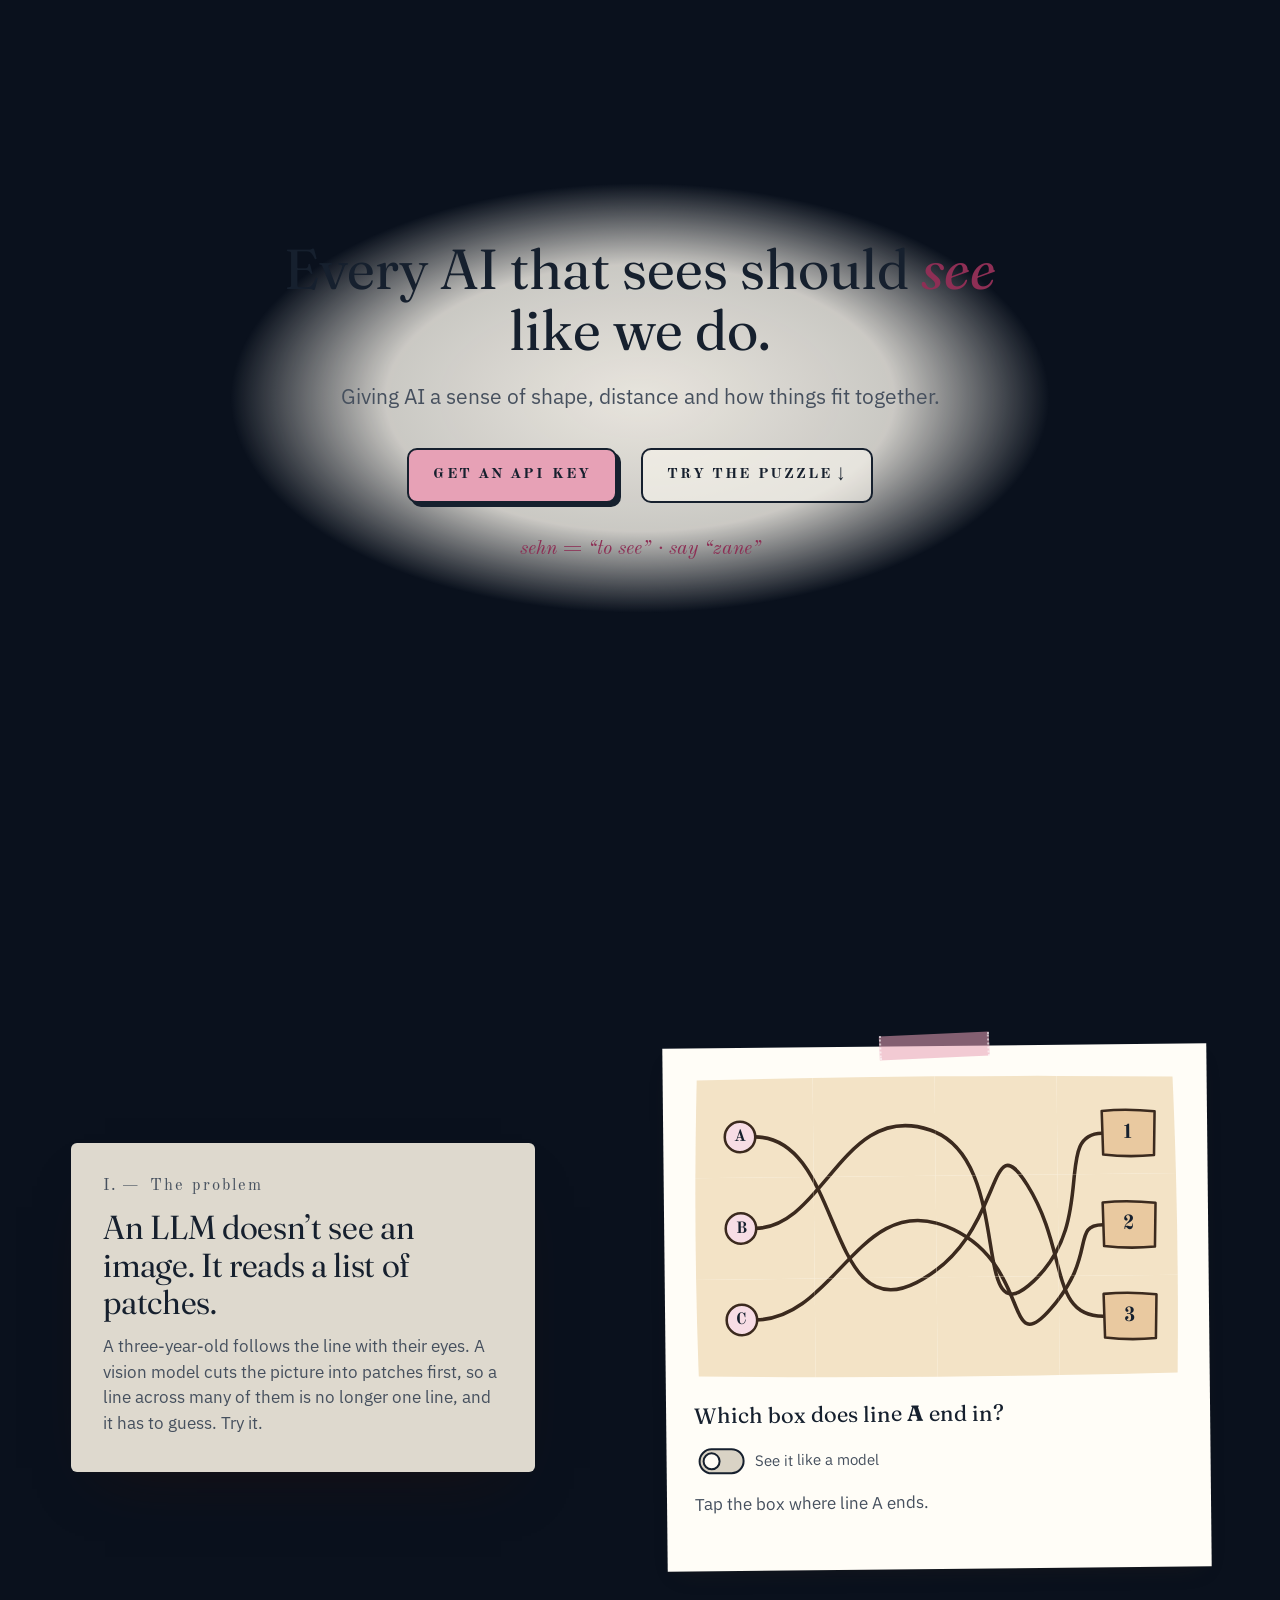
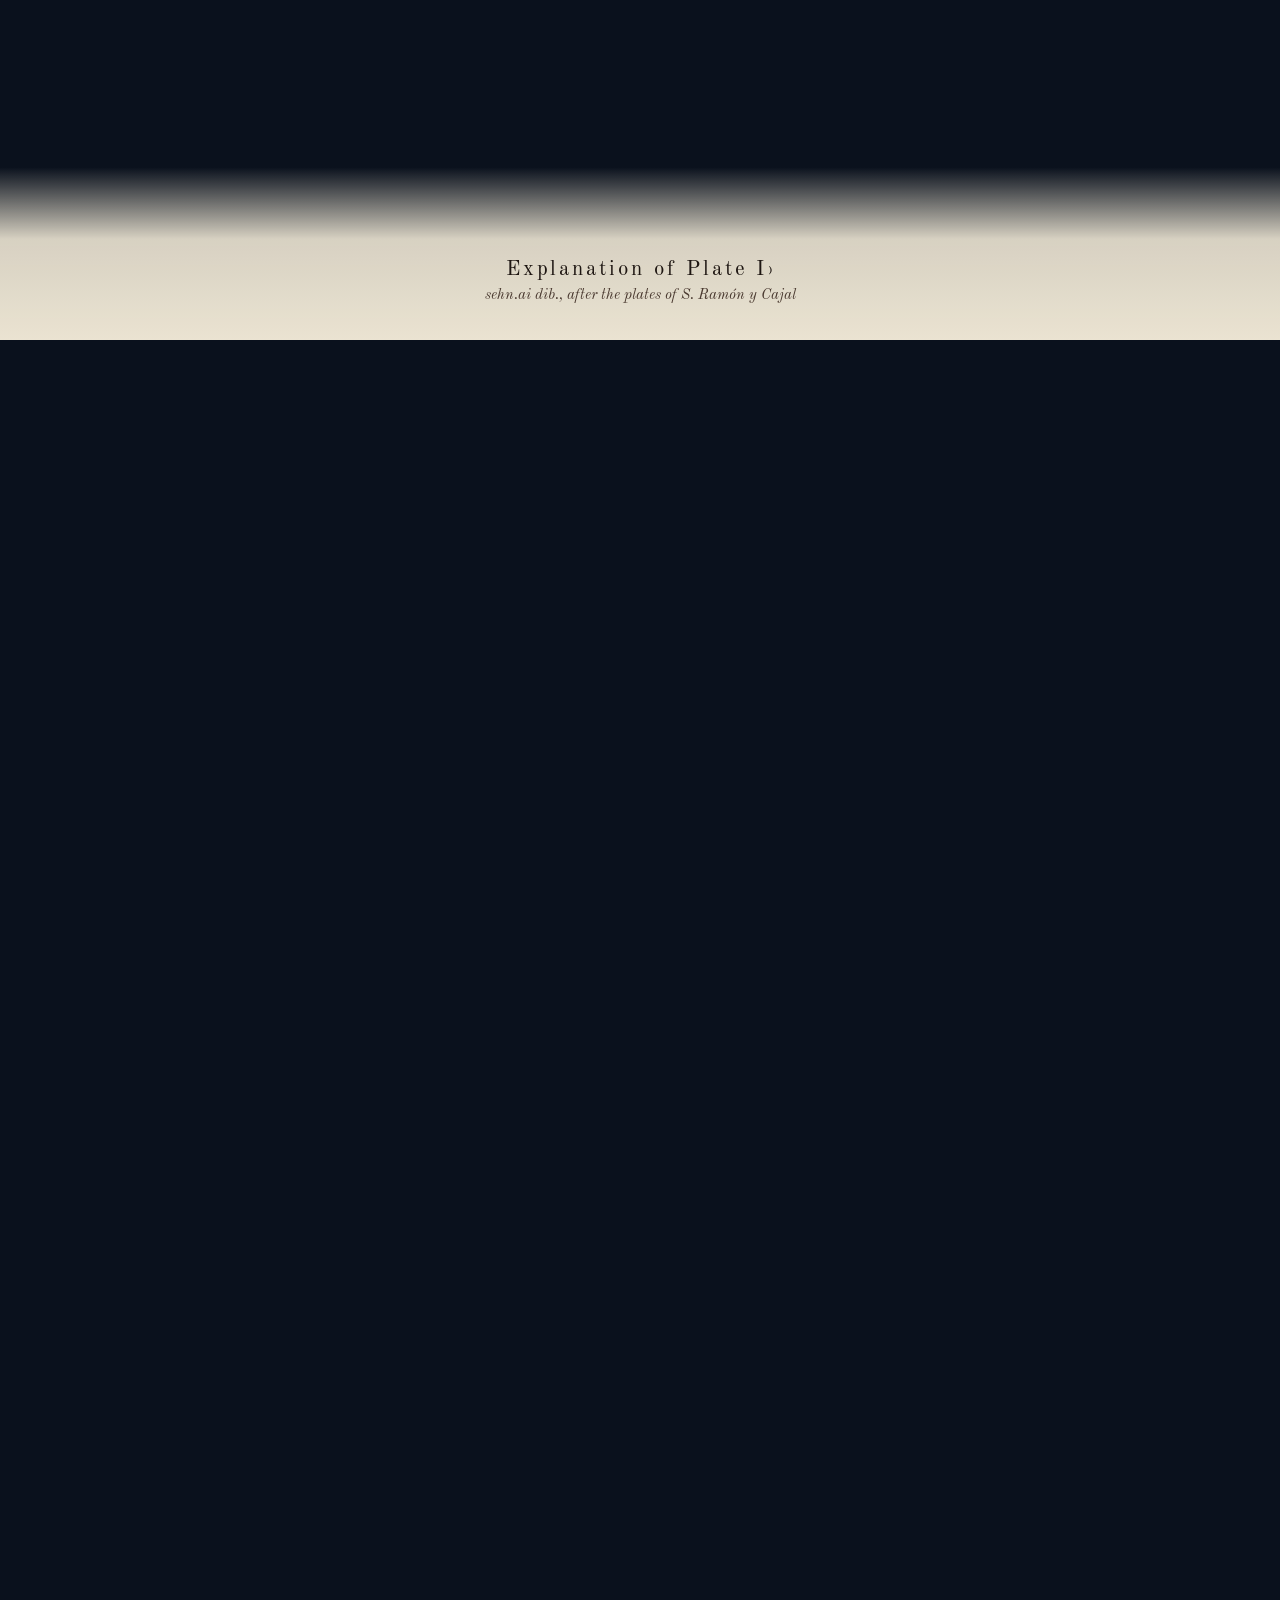
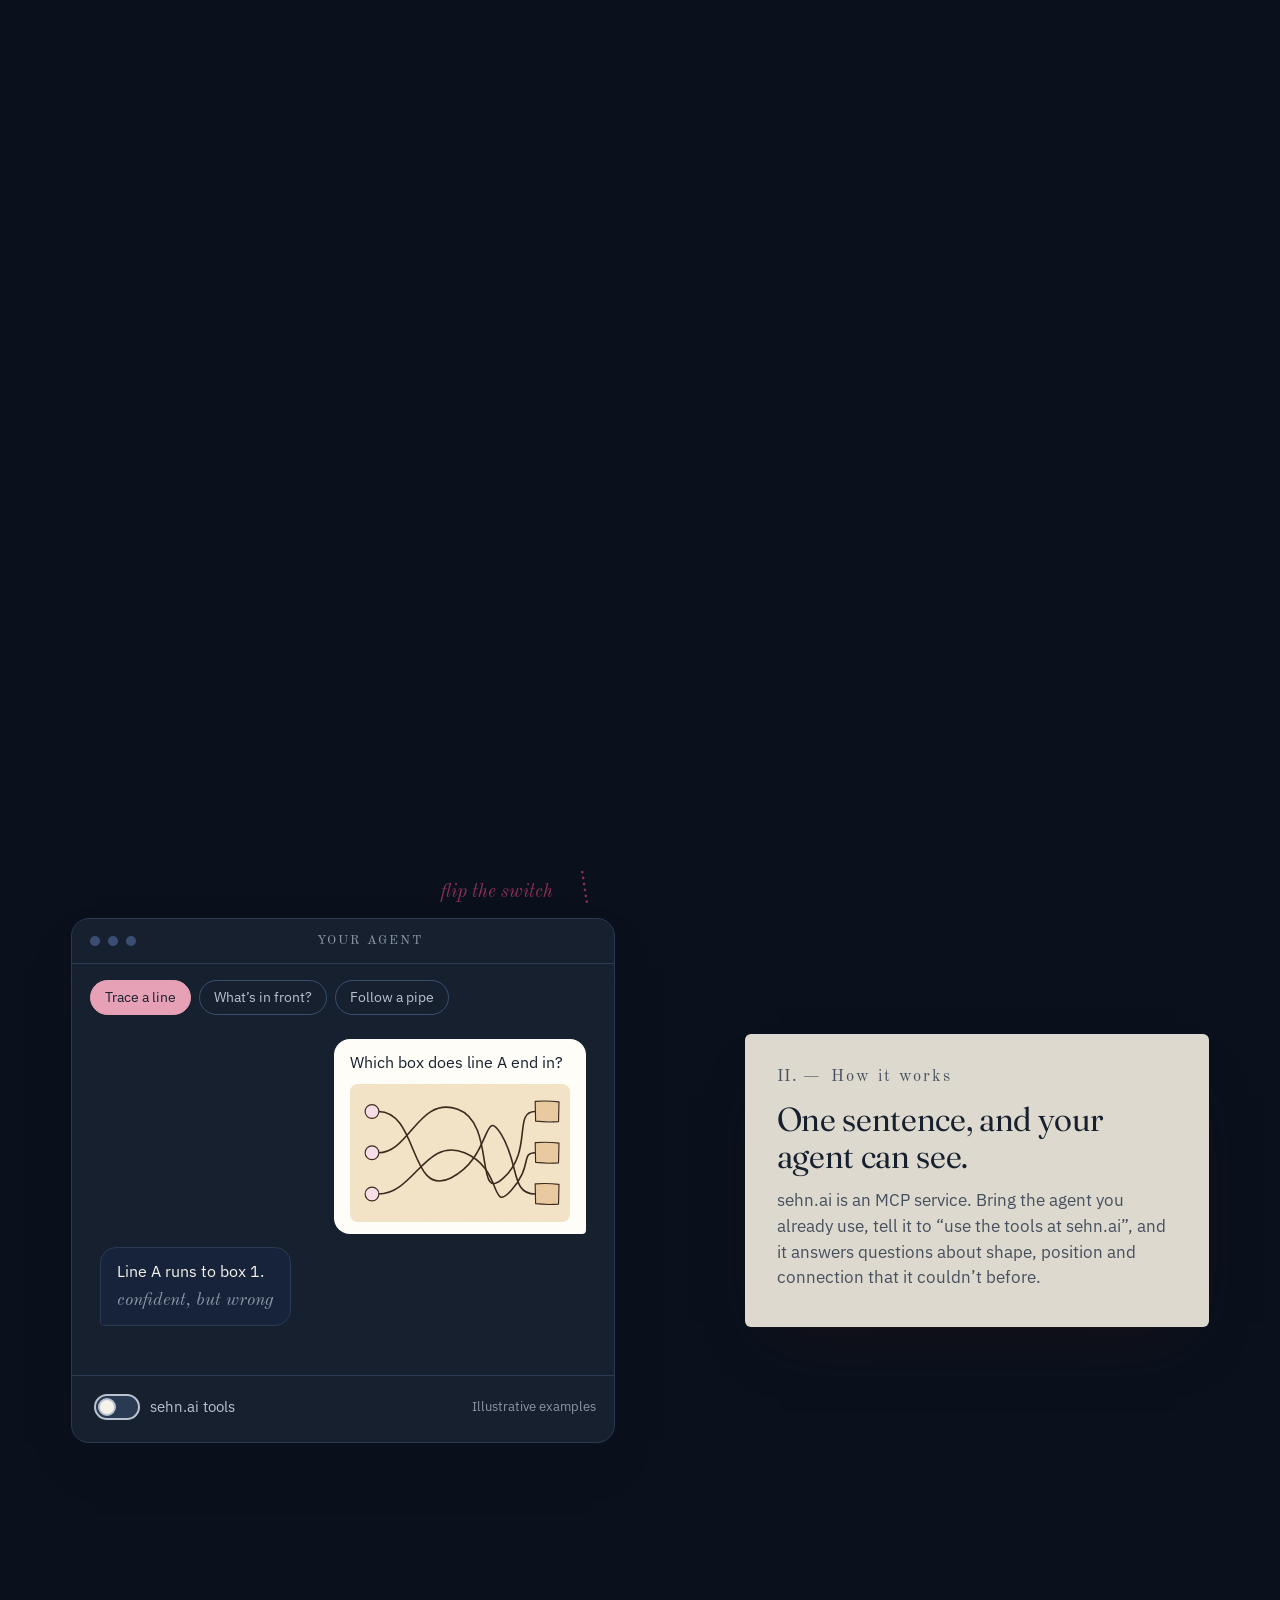
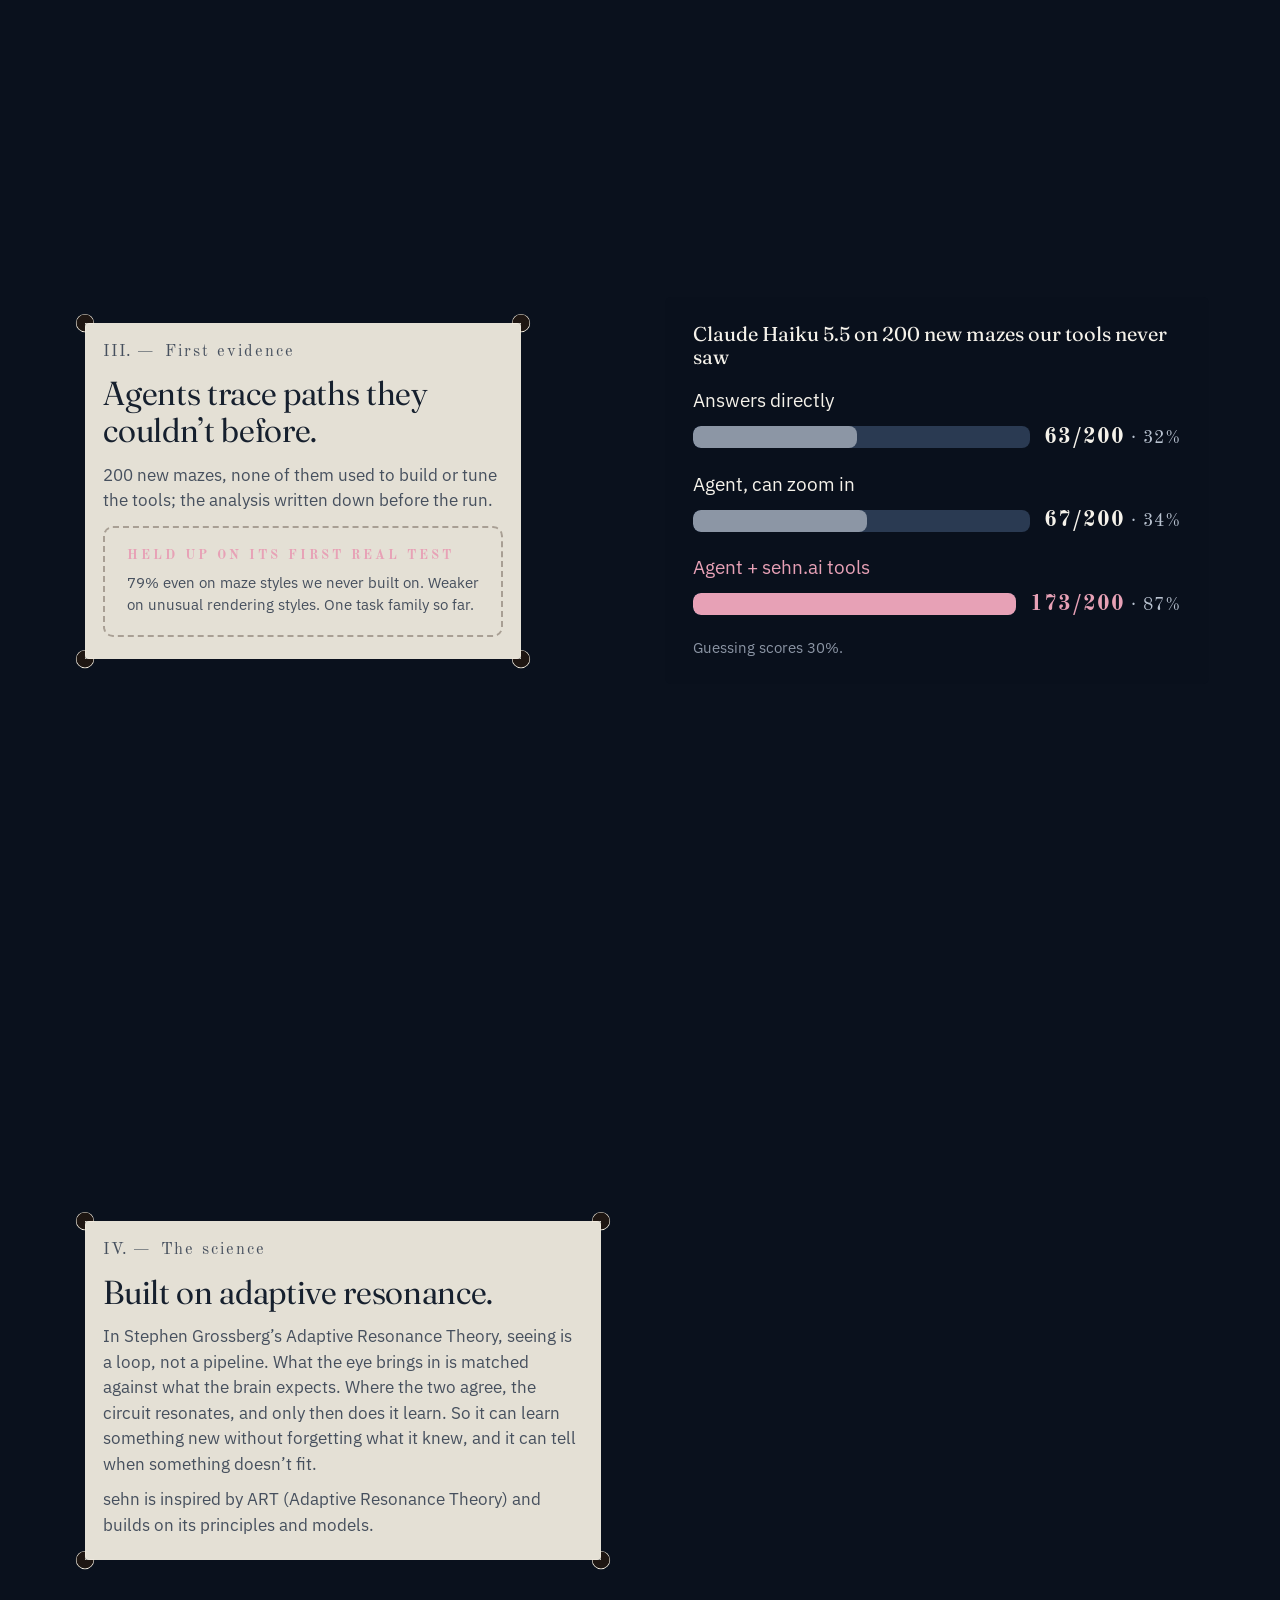
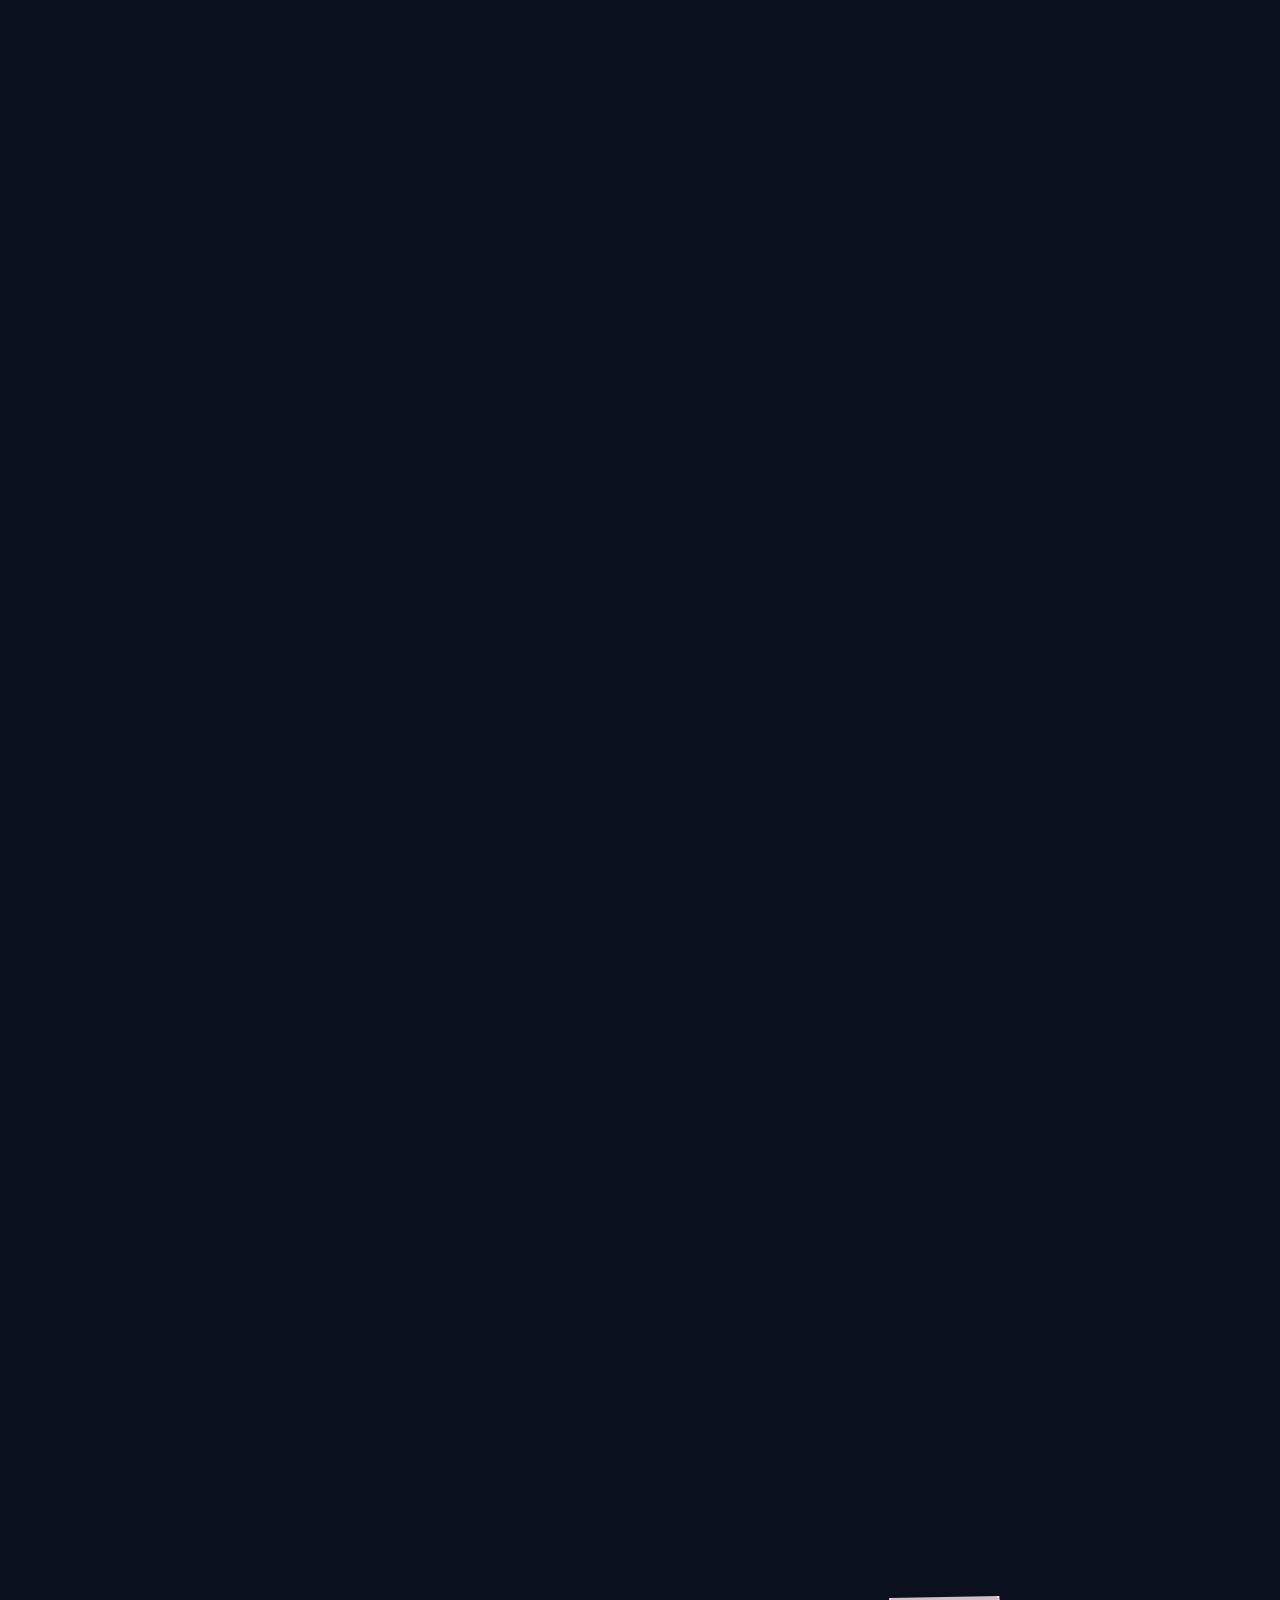
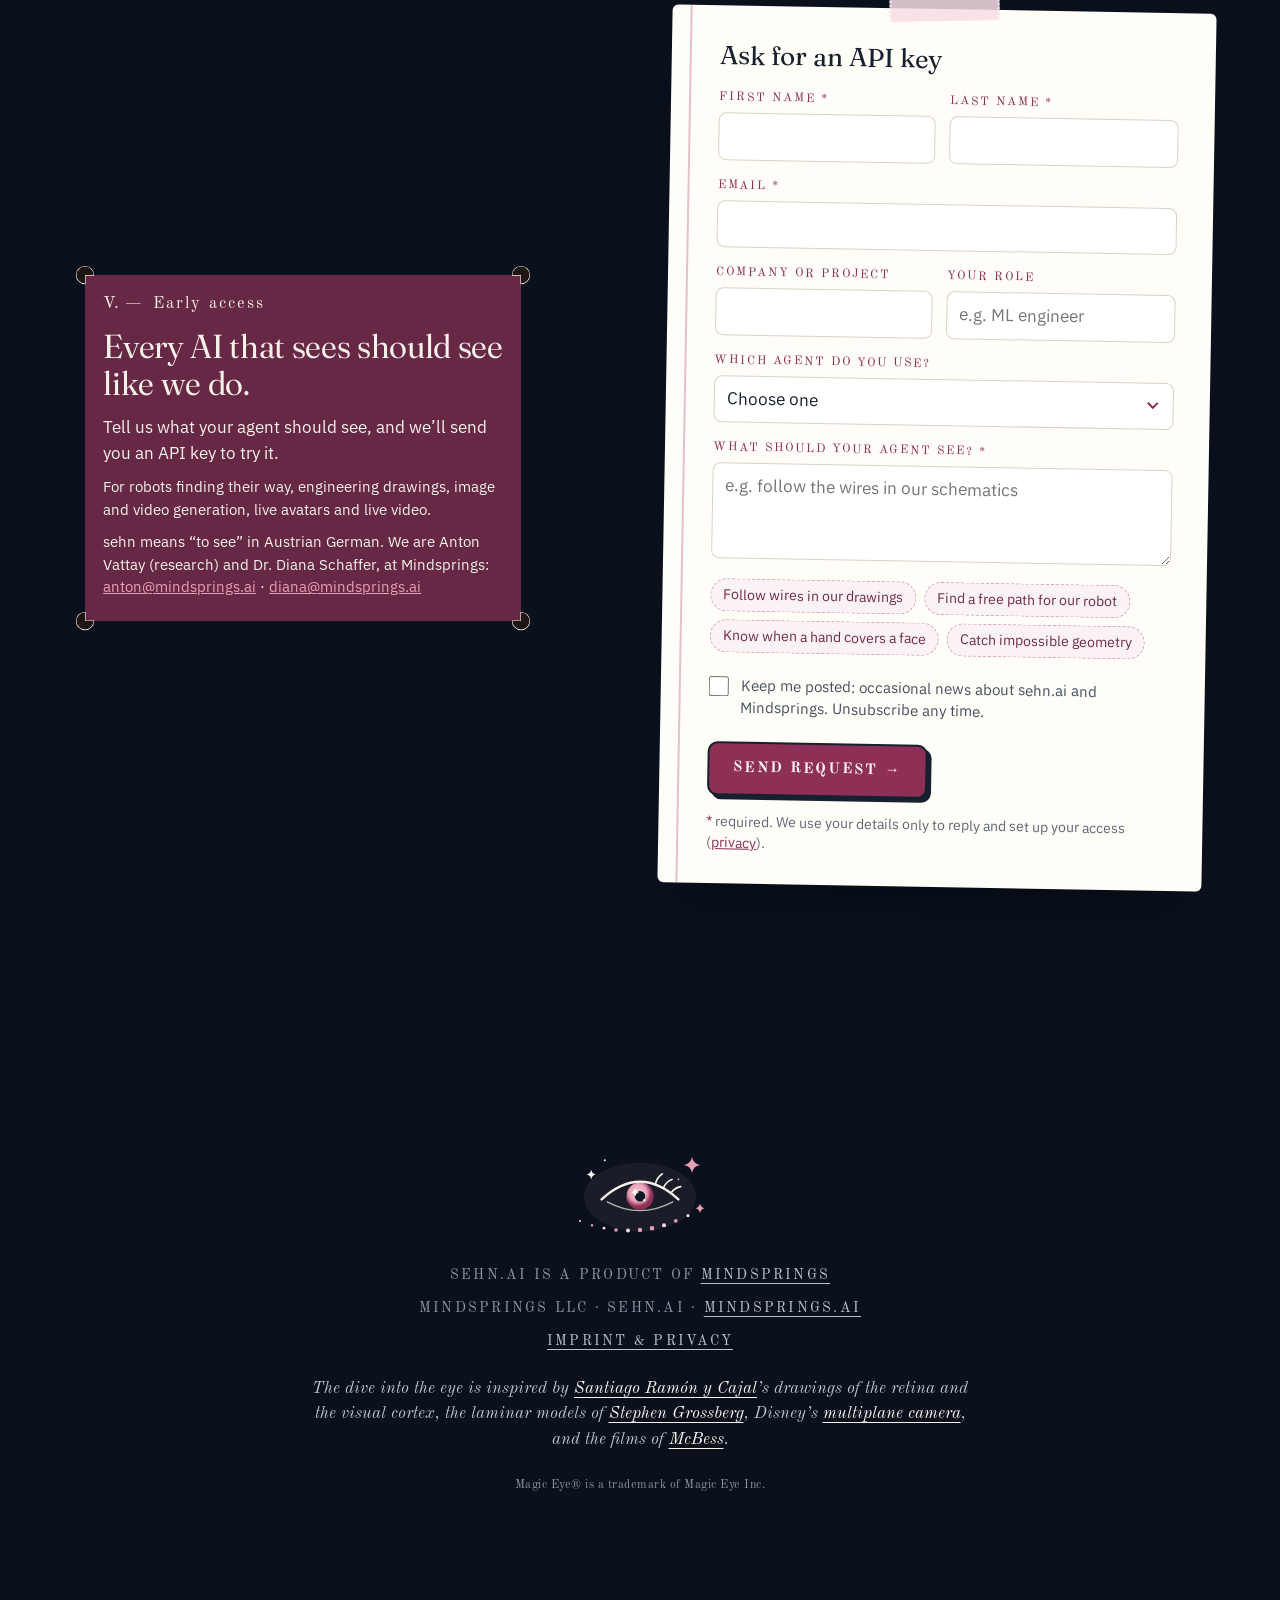
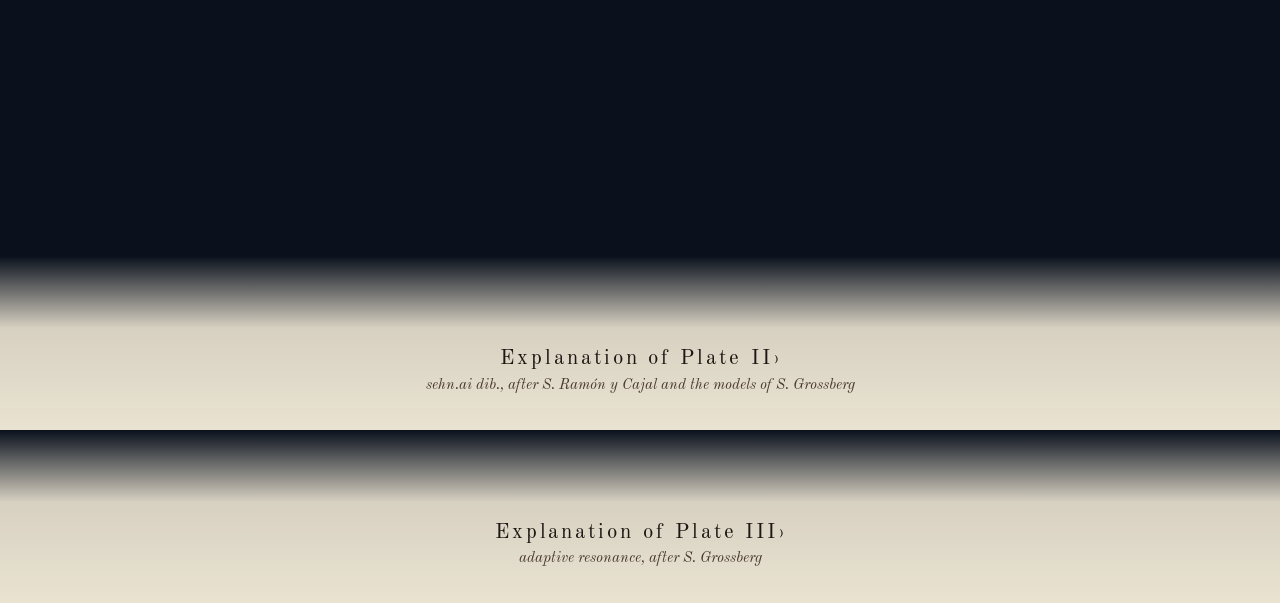
<file: lab/dive/index.html>
<!doctype html>
<html lang="en">
<head>
  <meta charset="utf-8">
  <meta name="viewport" content="width=device-width, initial-scale=1">
  <title>sehn.ai lab · Into the eye</title>
  <meta name="robots" content="noindex">
  <meta name="theme-color" content="#0A111D">
  <link rel="icon" href="../../public/favicon.svg" type="image/svg+xml">
  <!-- the fonts are served from here: see public/assets/fonts -->
  <link rel="preload" href="../../public/assets/fonts/fraunces.woff2" as="font" type="font/woff2" crossorigin>
  <link rel="preload" href="../../public/assets/fonts/plex-sans.woff2" as="font" type="font/woff2" crossorigin>
  <link rel="preload" href="../../public/assets/fonts/old-standard.woff2" as="font" type="font/woff2" crossorigin>
  <!-- the site's own styles and scripts: this page is the site, with the dive in place of the hero -->
  <link rel="stylesheet" href="../../public/styles.css">
  <style>
    body { background: #0A111D; }

    /* ---------- the dive: one canvas behind the whole page ---------- */
    .stage { position: fixed; inset: 0; z-index: 0; pointer-events: none; }
    #stage { position: absolute; inset: 0; width: 100%; height: 100%; display: block; transition: opacity .3s ease; }
    #stage.is-fading { opacity: 0; }
    /* old film: grain and a soft vignette; and a sheet of watercolour paper once we are inside */
    .grain { position: absolute; inset: -20%; opacity: .09; mix-blend-mode: overlay; background-size: 180px 180px; animation: grain .9s steps(5) infinite; }
    @keyframes grain {
      0% { transform: translate(0, 0); } 20% { transform: translate(-4%, 3%); } 40% { transform: translate(3%, -2%); }
      60% { transform: translate(-2%, -4%); } 80% { transform: translate(4%, 2%); } 100% { transform: translate(0, 0); }
    }
    .paper { position: absolute; inset: 0; mix-blend-mode: multiply; background-size: 256px 256px; opacity: 0; visibility: hidden; }
    /* the plate: Cajal's labels over the forest, in Old Standard TT, a revival of the Modern roman of his plates;
       each letter and dot ringed in paper, so they read over the painting, under the sheet of paper */
    .plate { position: absolute; inset: 0; width: 100%; height: 100%; overflow: visible; opacity: 0; visibility: hidden; }
    .plate text { font-family: "Old Standard TT", "Times New Roman", serif; fill: #1E1612; paint-order: stroke; stroke: rgba(246, 236, 214, .6); stroke-width: 2.5px; stroke-linejoin: round; }
    .plate .ab { font-size: 18px; }
    .plate .nm { font-size: 15px; font-style: italic; }
    .plate .rn { font-size: 19px; }
    .plate .halo { fill: none; stroke: rgba(246, 236, 214, .5); stroke-width: 4.6; stroke-dasharray: .1 6.5; stroke-linecap: round; }
    .plate .lead { fill: none; stroke: #1E1612; stroke-width: 2.6; stroke-dasharray: .1 6.5; stroke-linecap: round; }
    .plate .brk { fill: none; stroke: #1E1612; stroke-width: 1.4; }
    .vignette { position: absolute; inset: 0; background: radial-gradient(120% 95% at 50% 45%, transparent 58%, rgba(6, 8, 14, .55) 100%); }
    @media (prefers-reduced-motion: reduce) { .grain { animation: none; } }

    /* the scroll that drives the camera, from the eye down into the forest */
    .track { position: relative; height: 520vh; }
    .hero-copy { position: fixed; left: 0; right: 0; bottom: calc(2vh + 70px); z-index: 1; padding: 0 16px; text-align: center; color: var(--on-dark); }
    .hero-copy .eyebrow { justify-content: center; color: var(--rose); font-size: 13px; }
    .hero-copy h1 { font-size: clamp(38px, 5.6vw, 72px); letter-spacing: -0.015em; line-height: 1.04; margin-bottom: 14px; }
    .hero-copy h1 em { color: var(--rose); }
    .hero-copy .note { color: var(--rose); }

    /* ---------- the page, over the forest ---------- */
    .over { position: relative; z-index: 2; }
    .over .edge { display: none; }
    /* arriving in the forest: the rest of the hero, straight on the scene */
    .arrive { min-height: 100vh; display: grid; place-items: center; padding: 96px 16px; text-align: center; }
    .arrive__inner { max-width: 820px; padding: 56px 48px 52px; background: radial-gradient(closest-side, rgba(251, 247, 238, .92), rgba(251, 247, 238, .8) 62%, rgba(251, 247, 238, 0)); }
    .arrive .hero__tagline { font-family: var(--serif); font-size: clamp(34px, 4.4vw, 58px); line-height: 1.08; color: var(--ink); font-style: normal; margin: 0; }
    .arrive .hero__tagline em { color: var(--plum); }
    .arrive .hero__sub { color: var(--ink-2); font-size: 1.1em; margin: 20px auto 0; max-width: 30em; }
    .arrive .hero__ctas { justify-content: center; }
    .arrive .btn--ghost { color: var(--ink); border-color: var(--ink); background: rgba(251, 247, 238, .6); }
    .arrive .btn--ghost:hover { color: var(--plum); border-color: var(--plum); }
    .arrive .hero__pron { justify-content: center; color: var(--ink-2); }
    .arrive .hero__pron .note { color: var(--plum); }
    /* every section a sheet of paper laid over the scene, with the forest showing between them */
    .over .section { background: none; padding: 0 0 18vh; }
    .over .section > .wrap { padding-top: 64px; padding-bottom: 64px; border-radius: 24px; background: rgba(246, 240, 227, .93);
      box-shadow: 0 1px 0 rgba(59, 42, 30, .08), 0 34px 70px -34px rgba(40, 16, 10, .7); }
    .over .section--tight-top > .wrap { padding-top: 64px; }
    .over .section--dark-left > .wrap { background: rgba(10, 17, 29, .9); }
    .over .section--plum > .wrap { background: rgba(110, 42, 71, .93); }
    .over .evidence, .over .contact { padding-top: 0; }
    .site-footer-wrap { position: relative; z-index: 2; padding-bottom: 34vh; }   /* room at the end for the river, and whoever is on it */
    .site-footer-wrap .footer { background: none; padding: 0; }
    .site-footer-wrap .footer > .wrap { padding-top: 56px; padding-bottom: 56px; border-radius: 24px; background: rgba(10, 17, 29, .9); }
    .footer .credits { max-width: 40em; margin: 24px auto 0; font-family: var(--label); font-style: italic; text-transform: none; letter-spacing: 0; font-size: 17px; line-height: 1.5; color: var(--on-dark-2); }
    .footer .credits a { color: var(--on-dark); }
    /* the way on from the retina to the cortex: no page over it, just the scroll that carries the camera */
    .journey { position: relative; height: 220vh; }
    /* a pause in the page, for Plate III to be drawn */
    .breath { position: relative; height: 130vh; }   /* the pause where adaptive resonance plays out */

    /* at the end of each part, its plate's lower margin: the scene fades into paper, and a folded explanation of the plate */
    .plate-legend { position: relative; z-index: 2; padding: 9vh 16px 28px; color: #1E1612;
      background: linear-gradient(to bottom, rgba(244, 236, 217, 0), rgba(244, 236, 217, .88) 8vh, rgba(244, 236, 217, .96)); }
    .plate-legend > * { max-width: 1120px; margin-left: auto; margin-right: auto; }
    .plate-legend summary { list-style: none; cursor: pointer; text-align: center; padding: 6px 0; }
    .plate-legend summary::-webkit-details-marker { display: none; }
    .plate-legend summary b { font: 400 21px/1.3 "Old Standard TT", serif; letter-spacing: .14em; }
    .plate-legend summary b::after { content: " ›"; display: inline-block; letter-spacing: 0; transition: transform .2s ease; }
    .plate-legend[open] summary b::after { transform: rotate(90deg); }
    .plate-legend summary span { display: block; font: italic 400 15px/1.4 "Old Standard TT", serif; color: #4A3A30; margin-top: 2px; }
    .plate-legend summary:focus-visible { outline: 2px solid var(--plum); outline-offset: 4px; border-radius: 6px; }
    .plate-legend .why { font: italic 400 17px/1.45 "Old Standard TT", serif; text-align: center; color: #4A3A30; max-width: 46em; margin: 18px auto 14px; }
    .plate-legend .layers { text-align: center; font-size: 15px; line-height: 1.7; color: #3E342D; max-width: 60em; margin: 0 auto 22px; }
    .plate-legend .layers b { font: 400 17px "Old Standard TT", serif; color: #1E1612; }
    .plate-legend .layers span { white-space: nowrap; }
    .plate-legend .layers span + span::before { content: "·"; margin: 0 .55em 0 .2em; color: #9A8A78; }
    .plate-legend dl { margin: 0 auto; display: grid; gap: 2px 28px; grid-template-columns: repeat(auto-fill, minmax(240px, 1fr)); }
    .plate-legend dl > div { display: grid; grid-template-columns: 2.6em 1fr; gap: 0 8px; padding: 5px 8px; border-radius: 8px; cursor: default; }
    .plate-legend dl > div:hover, .plate-legend dl > div:focus, .plate-legend dl > div.is-on { background: rgba(231, 161, 182, .22); outline: none; }
    .plate-legend dt { font: 400 18px/1.4 "Old Standard TT", serif; }
    .plate-legend dd { margin: 0; font-size: 14px; line-height: 1.4; color: #3E342D; }
    .plate-legend dd i { font: italic 400 17px/1.35 "Old Standard TT", serif; color: #1E1612; display: block; }
    /* a cell named from the legend: its label in the forest, in plum */
    .plate g.is-focus text { fill: #8E2F55; }
    .plate g.is-focus .lead { stroke: #8E2F55; stroke-width: 3.2; }
    @media (max-width: 720px) {
      .over .section > .wrap, .site-footer-wrap .footer > .wrap { margin: 0 8px; padding-left: 20px; padding-right: 20px; padding-top: 44px; padding-bottom: 44px; }
      .over .section { padding-bottom: 12vh; }
    }

    /* the cookie question, up beside the eye, clear of the headline below it (nothing is counted before it is answered) */
    @media (min-width: 721px) { .consent { top: calc(var(--header-h) + 16px); bottom: auto; } }
    /* on a phone there is no room beside the eye, and asking as the dive begins stopped people diving: it asks once we
       have arrived in the forest */
    @media (max-width: 720px) { html:not(.arrived) .consent { visibility: hidden; } }

    /* the beckoning: whenever we stop on the way in, before the forest, a dotted line with a dot running down it */
    .cue { position: fixed; left: 50%; bottom: 2vh; z-index: 30; transform: translateX(-50%); display: flex; flex-direction: column; align-items: center; gap: 4px;
      font: italic 400 17px/1.2 "Old Standard TT", serif; color: var(--rose); pointer-events: none; opacity: 0; visibility: hidden; transition: opacity .5s ease; }
    .cue i { position: relative; display: block; width: 3px; height: 36px; background: radial-gradient(circle, var(--rose) 1.3px, transparent 1.7px) 0 0 / 3px 8px repeat-y; }
    .cue i::after { content: ""; position: absolute; left: -3.5px; top: 0; width: 10px; height: 10px; border-radius: 50%; background: var(--rose); animation: cue 1.6s ease-in infinite; }
    @keyframes cue { 0% { transform: translateY(-6px); opacity: 0; } 20% { opacity: 1; } 100% { transform: translateY(32px); opacity: 0; } }
    .hero-copy .note { display: none; }   /* the cue says it, and bobs */
    @media (prefers-reduced-motion: reduce) { .cue i::after { animation: none; top: 26px; } }

    /* the switches, once we are in the forest: the page lifted off it (all the way down), and the multiplane (while it is in full view) */
    .dive-ctl { position: fixed; right: 16px; bottom: 16px; z-index: 40; display: flex; flex-direction: column; align-items: flex-end; gap: 8px; pointer-events: none; }
    .dive-flat, .dive-bare { display: flex; align-items: center; gap: 10px; padding: 4px 14px 4px 6px; pointer-events: auto;
      border-radius: 99px; background: rgba(10, 17, 29, .78); color: var(--on-dark); font-size: 14px; opacity: 0; visibility: hidden; transition: opacity .3s ease; }
    .dive-ctl .switch { color: var(--on-dark); font-size: 14px; }
    .dive-ctl .switch__track { border-color: var(--on-dark-2); background: var(--night-line); }
    .dive-ctl .switch__track::after { border-color: var(--on-dark-2); background: var(--on-dark); }
    .dive-ctl .switch[aria-pressed="true"] .switch__track { background: var(--rose); }
    /* just the forest: everything over it fades away, and scrolling still flies through it */
    .site-header, .over, .site-footer-wrap, .plate-legend { transition: opacity .4s ease, visibility .4s; }
    html.bare :is(.site-header, .hero-copy, .over, .site-footer-wrap, .plate-legend) { opacity: 0 !important; visibility: hidden !important; }

    /* From V2 on each panel arrives as a Kanizsa square, with Grossberg's complementary pair: four pac-men around where it
       will be; the boundary completing inward between them, dot by dot; then the surface filling in outward, the paper
       spreading from inside until the boundary holds it; then what is written on it */
    @property --kz { syntax: '<number>'; inherits: true; initial-value: 1; }
    /* All of it follows one number, --kzt, from 0 to 1, which the script moves on with time once the panel comes up,
       and faster if you scroll faster, so it is always done by the time you read it: pac-men (0 to .13), the boundary
       (.1 to .4, inward), the square brightening (.22 to .8), the paper (.36 to .74, outward), the text (.7 to .9). */
    .kz > .wrap { position: relative; isolation: isolate; --kz-paper: rgba(246, 240, 227, .93); --kzi: 14px; --kzt: 1;
      --kz: clamp(0, (var(--kzt) - .36) / .38, 1); }
    .kz.section--dark-left > .wrap { --kz-paper: rgba(10, 17, 29, .9); }
    .kz.section--plum > .wrap { --kz-paper: rgba(110, 42, 71, .93); }
    .js .over .kz > .wrap { background: none; box-shadow: none; }
    /* the paper, a little inside the panel so all four corners stay in view, its corners square, as a Kanizsa square's */
    .js .kz > .wrap::before, .js .kz > .wrap::after { content: ""; position: absolute; inset: var(--kzi); z-index: -1; border-radius: 4px; }
    .js .kz > .wrap::before { background: var(--kz-paper); box-shadow: 0 1px 0 rgba(59, 42, 30, .08), 0 34px 70px -34px rgba(40, 16, 10, .7);
      -webkit-mask: radial-gradient(ellipse calc(var(--kz) * 92%) calc(var(--kz) * 92%) at 46% 44%, #000 86%, transparent),
        radial-gradient(ellipse calc(var(--kz) * 80%) calc(var(--kz) * 80%) at 57% 58%, #000 86%, transparent);
      mask: radial-gradient(ellipse calc(var(--kz) * 92%) calc(var(--kz) * 92%) at 46% 44%, #000 86%, transparent),
        radial-gradient(ellipse calc(var(--kz) * 80%) calc(var(--kz) * 80%) at 57% 58%, #000 86%, transparent); }
    /* before the paper comes, the square is seen brighter than around it, though nothing is there */
    .js .kz > .wrap::after { background: rgba(255, 253, 248, .32); opacity: calc(clamp(0, (var(--kzt) - .22) / .14, 1) * (1 - clamp(0, (var(--kzt) - .55) / .25, 1))); }
    .js .kz > .wrap > :not(.kz-marks) { opacity: clamp(0, (var(--kzt) - .7) / .2, 1); }
    .kz-marks { position: absolute; left: 0; top: 0; overflow: visible; pointer-events: none; z-index: 1; }
    .kz-pac { fill: #1E1612; stroke: #F6F0E3; stroke-width: 2.5; paint-order: stroke; transform-box: view-box;
      transform: scale(calc(clamp(0, (var(--kzt) - var(--d)) / .07, 1) - .5 * clamp(0, (var(--kzt) - .8) / .2, 1))); }
    .kz-dot { fill: #FBF7EE; stroke: #1E1612; stroke-width: 1.3;   /* inward from each pac-man; then gone: the boundary was never there */
      opacity: calc(clamp(0, (var(--kzt) - .1 - var(--f) * .28) / .03, 1) * (1 - clamp(0, (var(--kzt) - .62) / .3, 1))); }
    @media (max-width: 720px) { .kz > .wrap { --kzi: 9px; } }
    @media (prefers-reduced-motion: reduce) { .kz-marks { display: none; } .kz > .wrap { --kzt: 1 !important; } }

    /* Plate III: adaptive resonance, after Grossberg, lettered over the wood (the glow is drawn on the canvas) */
    .plate3 .lab { font-size: 15px; font-style: italic; }
    .plate3 .lab .k { font-style: normal; font-size: 17px; }
    .plate3 .ttl { font-size: 17px; }
    .plate3 text.is-focus { fill: #8E2F55; }

    /* the page as a plate's captions: narrow, set beside the scene rather than over it, each with its card */
    .cap-row { position: relative; z-index: 2; display: grid; grid-template-columns: minmax(0, 29rem) minmax(0, 34rem); justify-content: space-between; align-items: center;
      gap: 4vw; max-width: 1240px; margin: 0 auto; padding: 22vh 4vw; min-height: 100vh; }
    .cap-row--right { grid-template-columns: minmax(0, 34rem) minmax(0, 29rem); }
    .cap-row--right > .cap { order: 2; }
    .cap { position: relative; }
    .cap > .wrap { max-width: none; margin: 0; padding: 30px 32px 26px; border-radius: 6px; background: rgba(246, 240, 227, .9);
      box-shadow: 0 1px 0 rgba(59, 42, 30, .08), 0 30px 60px -34px rgba(40, 16, 10, .55); }
    .cap .eyebrow { margin-bottom: 10px; }
    .cap h2 { font-size: clamp(26px, 2.6vw, 36px); line-height: 1.12; margin-bottom: 14px; }
    .cap p { font-size: 16.5px; line-height: 1.55; color: var(--ink-2); margin: 0 0 10px; }
    .cap .cap-small { font-size: 14.5px; }
    .cap .honest { font-size: 14.5px; margin-top: 12px; }
    .cap.kz > .wrap { background: none; box-shadow: none; }
    .cap--plum > .wrap { background: rgba(110, 42, 71, .93); }
    .cap--plum p, .cap--plum h2 { color: var(--on-dark); }
    .cap--plum a { color: var(--rose); }
    .cap--plum.kz > .wrap { --kz-paper: rgba(110, 42, 71, .93); }
    .cap-card--chart { background: rgba(10, 17, 29, .88); color: var(--on-dark); border-radius: 6px; padding: 26px 28px; }
    .cap-card--chart .chart-title { font-size: 20px; margin-bottom: 18px; }
    .cap-card--chart .chart { gap: 16px; }
    .cap-card--chart .chart__row { grid-template-columns: 1fr auto; gap: 6px 14px; align-items: center; }   /* the chart, made to fit a card */
    .cap-card--chart .chart__label { grid-column: 1 / -1; }
    .cap-card--chart .chart__track { width: 100%; height: 22px; }
    .cap-card--chart .chart-note { margin-top: 16px; font-size: 14.5px; }
    .cap .honest { color: var(--ink-2); border-color: rgba(59, 42, 30, .35); }
    @media (max-width: 860px) {
      .cap-row, .cap-row--right { grid-template-columns: 1fr; padding: 14vh 16px; gap: 18px; min-height: 0; }
      .cap-row--right > .cap { order: 0; }
    }

    .hud { position: fixed; top: 76px; left: 8px; z-index: 60; margin: 0; padding: 6px 8px; font: 12px/1.35 ui-monospace, monospace; color: #CFE; background: rgba(0, 0, 0, .55); border-radius: 6px; pointer-events: none; }
  </style>
  <script>document.documentElement.classList.add('js');</script>
  <script src="../../public/main.js" defer></script>
  <script src="../../public/dive.js" defer></script>
</head>
<body>
  <a class="skip-link" href="#main">Skip to content</a>

  <!-- shared drawings: the hand-drawn arrow for notes, and the line puzzle -->
  <svg width="0" height="0" style="position:absolute" aria-hidden="true">
    <defs>
      <g id="arrow"><path d="M4,6 L37,19" fill="none" stroke="currentColor" stroke-width="2.6" stroke-linecap="round" stroke-dasharray="0 6"/></g>
      <g id="puz">
        <path d="M6,4 Q240,0 474,5 Q479,150 476,296 Q240,300 5,295 Q1,150 6,4 Z" fill="#F3E3C6"/>
        <g fill="none" stroke="#3B2A1E" stroke-width="3.5" stroke-linecap="round">
          <path d="M62,60 C150,60 130,250 220,205 S290,45 330,110 S350,240 404,240"/>
          <path d="M62,150 C130,150 150,25 235,55 S270,265 335,205 S355,60 404,60"/>
          <path d="M62,240 C140,240 165,115 250,150 S305,285 352,232 S372,150 404,150"/>
        </g>
        <g fill="#F7DDE5" stroke="#3B2A1E" stroke-width="2.5">
          <circle cx="48" cy="60" r="15"/><circle cx="48" cy="150" r="15"/><circle cx="48" cy="240" r="15"/>
        </g>
        <g fill="#E9C9A0" stroke="#3B2A1E" stroke-width="2.5" stroke-linejoin="round">
          <path d="M404,38 Q430,36 456,39 L455,82 Q430,84 405,81 Z"/>
          <path d="M404,128 Q430,126 456,129 L455,172 Q430,174 405,171 Z"/>
          <path d="M404,218 Q430,216 456,219 L455,262 Q430,264 405,261 Z"/>
        </g>
      </g>
    </defs>
  </svg>

  <header class="site-header">
    <div class="wrap">
      <a class="brand" href="#top" aria-label="sehn.ai, back to top"><img src="../../public/assets/brand/eye.svg" width="46" height="27" alt=""><span>sehn.ai</span></a>
      <nav class="site-nav" aria-label="Sections">
        <a href="#problem">The problem</a>
        <a href="#how">How it works</a>
        <a href="#evidence">Evidence</a>
        <a href="#science">The science</a>
      </nav>
      <a class="btn btn--rose btn--small" href="#contact">Get an API key</a>
    </div>
  </header>


  <div class="stage" aria-hidden="true">
    <canvas id="stage"></canvas>
    <svg class="plate" id="plate"></svg>
    <svg class="plate plate3" id="plate3"></svg>
    <div class="paper"></div>
    <div class="grain"></div>
    <div class="vignette"></div>
  </div>

  <header class="hero-copy" id="hero-copy">
    <p class="eyebrow">Visual-spatial perception for AI agents</p>
    <h1 id="hero-title">Agents want to <em>see</em> like we&nbsp;do.</h1>
  </header>
  <div class="cue" id="cue" aria-hidden="true"><span>scroll to look inside</span><i></i></div>

  <!-- the dive: scrolling through this flies the camera into the eye -->
  <div class="track" id="top">
    <p class="visually-hidden">Scrolling flies the camera into the eye’s pupil and through the dark inside, then down onto the glowing retina, past red vessels and down through its see-through layers of cells, into a canopy of cell bodies. We drop out of the canopy inside the retina: a watercolour forest of strange layered trees made of neurons, on a yellow floor of rods and cones, with light slanting down from above and a red river of blood, where a small eye rows a boat made of a red blood cell.</p>
  </div>

  <main id="main" class="over">

    <!-- Arriving in the forest: the rest of the hero -->
    <section class="arrive" aria-labelledby="arrive-title">
      <div class="arrive__inner">
        <p class="hero__tagline" id="arrive-title">Every AI that sees should <em>see</em> like we do.</p>
        <p class="hero__sub">Giving AI a sense of shape, distance and how things fit together.</p>
        <div class="hero__ctas">
          <a class="btn btn--rose" href="#contact">Get an API key</a>
          <a class="btn btn--ghost" href="#problem">Try the puzzle ↓</a>
        </div>
        <p class="hero__pron"><span class="note">sehn = “to see” · say “zane”</span></p>
      </div>
    </section>

    <!-- I. The problem: a caption beside the forest, and the puzzle pinned on the other side -->
    <section class="cap-row" id="problem" aria-labelledby="problem-title">
      <div class="cap">
        <div class="wrap">
          <p class="eyebrow" data-n="I">The problem</p>
          <h2 id="problem-title">An LLM doesn’t see an image. It reads a list of patches.</h2>
          <p>A three-year-old follows the line with their eyes. A vision model cuts the picture into patches first, so a line across many of them is no longer one line, and it has to guess. Try it.</p>
        </div>
      </div>
      <div class="cap-card">
          <div class="puzzle-card reveal" id="puzzle-card">
            <span class="tape" aria-hidden="true"></span>
            <div class="puzzle" id="puzzle">
              <svg viewBox="0 0 480 300" role="img" aria-labelledby="puzzle-desc">
                <title id="puzzle-desc">Three tangled lines start at dots A, B and C on the left and end in boxes 1, 2 and 3 on the right.</title>
                <g class="tile" style="--dx:-8;--dy:-6;--r:-5"><svg x="0" y="0" width="120" height="100" viewBox="0 0 120 100"><use href="#puz"/></svg><rect class="tile-edge" x="0" y="0" width="120" height="100" rx="3" fill="none" stroke="#3B2A1E" stroke-width="2.5"/></g>
                <g class="tile" style="--dx:4;--dy:-10;--r:4"><svg x="120" y="0" width="120" height="100" viewBox="120 0 120 100"><use href="#puz"/></svg><rect class="tile-edge" x="120" y="0" width="120" height="100" rx="3" fill="none" stroke="#3B2A1E" stroke-width="2.5"/></g>
                <g class="tile" style="--dx:-3;--dy:-4;--r:-3"><svg x="240" y="0" width="120" height="100" viewBox="240 0 120 100"><use href="#puz"/></svg><rect class="tile-edge" x="240" y="0" width="120" height="100" rx="3" fill="none" stroke="#3B2A1E" stroke-width="2.5"/></g>
                <g class="tile" style="--dx:10;--dy:-8;--r:6"><svg x="360" y="0" width="120" height="100" viewBox="360 0 120 100"><use href="#puz"/></svg><rect class="tile-edge" x="360" y="0" width="120" height="100" rx="3" fill="none" stroke="#3B2A1E" stroke-width="2.5"/></g>
                <g class="tile" style="--dx:-12;--dy:2;--r:4"><svg x="0" y="100" width="120" height="100" viewBox="0 100 120 100"><use href="#puz"/></svg><rect class="tile-edge" x="0" y="100" width="120" height="100" rx="3" fill="none" stroke="#3B2A1E" stroke-width="2.5"/></g>
                <g class="tile" style="--dx:3;--dy:6;--r:-6"><svg x="120" y="100" width="120" height="100" viewBox="120 100 120 100"><use href="#puz"/></svg><rect class="tile-edge" x="120" y="100" width="120" height="100" rx="3" fill="none" stroke="#3B2A1E" stroke-width="2.5"/></g>
                <g class="tile" style="--dx:8;--dy:-2;--r:3"><svg x="240" y="100" width="120" height="100" viewBox="240 100 120 100"><use href="#puz"/></svg><rect class="tile-edge" x="240" y="100" width="120" height="100" rx="3" fill="none" stroke="#3B2A1E" stroke-width="2.5"/></g>
                <g class="tile" style="--dx:14;--dy:4;--r:-4"><svg x="360" y="100" width="120" height="100" viewBox="360 100 120 100"><use href="#puz"/></svg><rect class="tile-edge" x="360" y="100" width="120" height="100" rx="3" fill="none" stroke="#3B2A1E" stroke-width="2.5"/></g>
                <g class="tile" style="--dx:-6;--dy:10;--r:-3"><svg x="0" y="200" width="120" height="100" viewBox="0 200 120 100"><use href="#puz"/></svg><rect class="tile-edge" x="0" y="200" width="120" height="100" rx="3" fill="none" stroke="#3B2A1E" stroke-width="2.5"/></g>
                <g class="tile" style="--dx:-2;--dy:12;--r:5"><svg x="120" y="200" width="120" height="100" viewBox="120 200 120 100"><use href="#puz"/></svg><rect class="tile-edge" x="120" y="200" width="120" height="100" rx="3" fill="none" stroke="#3B2A1E" stroke-width="2.5"/></g>
                <g class="tile" style="--dx:6;--dy:9;--r:-5"><svg x="240" y="200" width="120" height="100" viewBox="240 200 120 100"><use href="#puz"/></svg><rect class="tile-edge" x="240" y="200" width="120" height="100" rx="3" fill="none" stroke="#3B2A1E" stroke-width="2.5"/></g>
                <g class="tile" style="--dx:12;--dy:12;--r:3"><svg x="360" y="200" width="120" height="100" viewBox="360 200 120 100"><use href="#puz"/></svg><rect class="tile-edge" x="360" y="200" width="120" height="100" rx="3" fill="none" stroke="#3B2A1E" stroke-width="2.5"/></g>
                <path class="trace" id="trace-a" d="M62,60 C150,60 130,250 220,205 S290,45 330,110 S350,240 404,240"/>
              </svg>
              <span class="pz-label" style="left:10%;top:20%">A</span>
              <span class="pz-label" style="left:10%;top:50%">B</span>
              <span class="pz-label" style="left:10%;top:80%">C</span>
              <button class="pz-box" type="button" data-box="1" style="left:89.6%;top:20%" aria-label="Box 1">1</button>
              <button class="pz-box" type="button" data-box="2" style="left:89.6%;top:50%" aria-label="Box 2">2</button>
              <button class="pz-box" type="button" data-box="3" style="left:89.6%;top:80%" aria-label="Box 3">3</button>
            </div>
            <p class="patch-caption">Roughly what the model gets: separate patches</p>
            <div class="puzzle-bar">
              <p class="puzzle-q">Which box does line <strong>A</strong> end in?</p>
              <button class="switch" type="button" id="patch-switch" aria-pressed="false"><span class="switch__track" aria-hidden="true"></span>See it like a model</button>
            </div>
            <p class="puzzle-feedback" id="puzzle-feedback" aria-live="polite">Tap the box where line A ends.</p>
          </div>
      </div>
    </section>

    <!-- the forest's plate, folded, at the end of the forest: open it, point at a line, and its cell is named in the forest -->
    <details class="plate-legend">
      <summary><b>Explanation of Plate I</b><span>sehn.ai dib., after the plates of S. Ramón y Cajal</span></summary>
      <p class="why">The retina, from the inside. Light comes down from above and passes through every layer before it reaches the rods and cones; on its way back, the picture is taken apart and analysed, layer by layer, before the brain ever sees it.</p>
      <p class="layers"><span><b>I.</b> ganglion cells, the roof</span> <span><b>II.</b> inner plexiform, the canopy</span> <span><b>III.</b> inner nuclear, the upper trunks</span> <span><b>IV.</b> outer plexiform, the lower branches</span> <span><b>V.</b> outer nuclear, the nuclei of rods and cones</span> <span><b>VI.</b> rods and cones, the trunks</span></p>
      <dl>
        <div data-k="Gc" tabindex="0"><dt>Gc</dt><dd><i>ganglion cell</i>the retina’s output: their fibres make the optic nerve, carrying a picture already analysed</dd></div>
        <div data-k="Ac" tabindex="0"><dt>Ac</dt><dd><i>amacrine cell</i>compares neighbours across space and time; some detect the direction of motion</dd></div>
        <div data-k="Bc" tabindex="0"><dt>Bc</dt><dd><i>bipolar cell</i>carries the signal inward, split into “lighter than around” and “darker than around”</dd></div>
        <div data-k="Hc" tabindex="0"><dt>Hc</dt><dd><i>horizontal cell</i>holds back each cell’s neighbours, so that edges stand out</dd></div>
        <div data-k="Mg" tabindex="0"><dt>Mg</dt><dd><i>Müller glia</i>span the whole retina, and guide light down through it like optical fibres</dd></div>
        <div data-k="R" tabindex="0"><dt>R</dt><dd><i>rods</i>see in dim light</dd></div>
        <div data-k="C" tabindex="0"><dt>C</dt><dd><i>cones</i>see colour and fine detail</dd></div>
        <div data-k="Cap" tabindex="0"><dt>Cap</dt><dd><i>capillary</i>feeds the inner layers</dd></div>
        <div data-k="Rbc" tabindex="0"><dt>Rbc</dt><dd><i>red blood cell</i>darker than the plasma it floats in</dd></div>
        <div data-k="S" tabindex="0"><dt>S</dt><dd><i>sehn</i>learning to see the same way</dd></div>
      </dl>
    </details>

    <!-- the way on: past the river, out through the blind spot, along the optic nerve, across the chiasm, up through the LGN, into the cortex -->
    <div class="journey" id="journey">
      <p class="visually-hidden">Scrolling on, the camera rises out of the forest's roof and over the retina, where every nerve fibre, drawn in rose, flows to the blind spot, a pale lake, and drops into it. Alongside the optic nerve, a cable of fibres beaded with white myelin; then the chiasm from above, where the other eye's nerve comes in, in teal, and half the fibres cross. Up through the lateral geniculate nucleus, six bent layers striped by eye, with the optic radiation fanning upwards into white, and out of the white into the visual cortex: a birch wood in snow.</p>
    </div>

    <!-- II. How it works, over V1 -->
    <section class="cap-row cap-row--right" id="how" data-u="0.31" data-at="0.85" aria-labelledby="how-title">
      <div class="cap">
        <div class="wrap">
          <p class="eyebrow" data-n="II">How it works</p>
          <h2 id="how-title">One sentence, and your agent can see.</h2>
          <p>sehn.ai is an MCP service. Bring the agent you already use, tell it to “use the tools at sehn.ai”, and it answers questions about shape, position and connection that it couldn’t before.</p>
        </div>
      </div>
      <div class="cap-card">
          <div class="chat-wrap reveal d2">
            <p class="note" aria-hidden="true">flip the switch<svg viewBox="0 0 46 30" style="transform:rotate(60deg)"><use href="#arrow"/></svg></p>
            <div class="chat" id="chat">
              <div class="chat__bar" aria-hidden="true"><i></i><i></i><i></i><span>your agent</span></div>
              <div class="chat__tabs" role="tablist" aria-label="Example questions">
                <button class="chat__tab" role="tab" type="button" aria-selected="true" data-demo="trace">Trace a line</button>
                <button class="chat__tab" role="tab" type="button" aria-selected="false" data-demo="front">What’s in front?</button>
                <button class="chat__tab" role="tab" type="button" aria-selected="false" data-demo="pipe">Follow a pipe</button>
              </div>
              <div class="chat__body" id="chat-body" aria-live="polite"></div>
              <div class="chat__foot">
                <button class="switch" type="button" id="tools-switch" aria-pressed="false"><span class="switch__track" aria-hidden="true"></span>sehn.ai tools</button>
                <small>Illustrative examples</small>
              </div>
            </div>
          </div>
      </div>
      <!-- pictures the user "sends" in the chat demo -->
      <template id="thumb-trace"><svg viewBox="0 0 480 300" aria-hidden="true"><use href="#puz"/></svg></template>
      <template id="thumb-front"><svg viewBox="0 0 220 124" aria-hidden="true"><path d="M8,6 Q110,4 212,7 Q214,62 212,118 Q110,120 8,118 Q6,62 8,6 Z" fill="#FFFDF7" stroke="#3B2A1E" stroke-width="2"/><rect x="22" y="30" width="62" height="8" rx="4" fill="#3B2A1E" opacity=".75"/><rect x="22" y="46" width="176" height="24" rx="5" fill="#F3E3C6" stroke="#3B2A1E" stroke-width="2"/><rect x="48" y="20" width="74" height="26" rx="9" fill="#8E2F55" stroke="#3B2A1E" stroke-width="2"/><rect x="22" y="82" width="46" height="8" rx="4" fill="#3B2A1E" opacity=".75"/><rect x="22" y="96" width="176" height="14" rx="5" fill="#F3E3C6" stroke="#3B2A1E" stroke-width="2"/></svg></template>
      <template id="thumb-pipe"><svg viewBox="0 0 220 124" aria-hidden="true"><path d="M8,6 Q110,4 212,7 Q214,62 212,118 Q110,120 8,118 Q6,62 8,6 Z" fill="#F3E3C6" stroke="#3B2A1E" stroke-width="2"/><g fill="none" stroke-linecap="round" stroke-linejoin="round"><path d="M22,24 L140,24 Q152,24 152,36 L152,106" stroke="#3B2A1E" stroke-width="4"/><path d="M22,100 L58,100 Q70,100 70,88 L70,50 Q70,42 78,42 L170,42 Q178,42 178,50 L178,62 L184,62" stroke="#F3E3C6" stroke-width="11"/><path d="M22,100 L58,100 Q70,100 70,88 L70,50 Q70,42 78,42 L170,42 Q178,42 178,50 L178,62 L184,62" stroke="#3B2A1E" stroke-width="4"/><path d="M22,62 L98,62 Q110,62 110,74 L110,106" stroke="#F3E3C6" stroke-width="11"/><path d="M22,62 L98,62 Q110,62 110,74 L110,106" stroke="#3B2A1E" stroke-width="4"/></g><g fill="#F7DDE5" stroke="#3B2A1E" stroke-width="2"><circle cx="20" cy="24" r="6"/><circle cx="20" cy="62" r="6"/><circle cx="20" cy="100" r="6"/></g><path d="M184,52 L206,72 L206,52 L184,72 Z" fill="#E9C9A0" stroke="#3B2A1E" stroke-width="2" stroke-linejoin="round"/></svg></template>
    </section>

    <!-- III. First evidence, over V2's old wood -->
    <section class="cap-row" id="evidence" data-u="0.5" data-at="0.4" aria-labelledby="evidence-title">
      <div class="cap" data-kz>
        <div class="wrap">
          <p class="eyebrow" data-n="III">First evidence</p>
          <h2 id="evidence-title">Agents trace paths they couldn’t before.</h2>
          <p>200 new mazes, none of them used to build or tune the tools; the analysis written down before the run.</p>
          <p class="honest"><b>Held up on its first real test</b>79% even on maze styles we never built on. Weaker on unusual rendering styles. One task family so far.</p>
        </div>
      </div>
      <div class="cap-card cap-card--chart">
        <h3 class="chart-title reveal" id="chart-title">Claude Haiku 5.5 on 200 new mazes our tools never saw</h3>
        <ul class="chart reveal" aria-labelledby="chart-title">
          <li class="chart__row">
            <span class="chart__label">Answers directly</span>
            <span class="chart__track" aria-hidden="true"><span class="chart__bar w32"></span></span>
            <span class="chart__value"><strong>63/200</strong> · 32%</span>
          </li>
          <li class="chart__row">
            <span class="chart__label">Agent, can zoom in</span>
            <span class="chart__track" aria-hidden="true"><span class="chart__bar w34"></span></span>
            <span class="chart__value"><strong>67/200</strong> · 34%</span>
          </li>
          <li class="chart__row chart__row--ours">
            <span class="chart__label">Agent + sehn.ai tools</span>
            <span class="chart__track" aria-hidden="true"><span class="chart__bar chart__bar--ours w87"></span></span>
            <span class="chart__value"><strong>173/200</strong> · 87%</span>
          </li>
        </ul>
        <p class="chart-note reveal">Guessing scores 30%.</p>
      </div>
    </section>

    <!-- IV. The science, over V4: Adaptive Resonance Theory -->
    <section class="cap-row cap-row--right" id="science" data-u="0.66" data-at="0.45" aria-labelledby="science-title">
      <div class="cap" data-kz>
        <div class="wrap">
          <p class="eyebrow" data-n="IV">The science</p>
          <h2 id="science-title">Built on adaptive resonance.</h2>
          <p>In Stephen Grossberg’s Adaptive Resonance Theory, seeing is a loop, not a pipeline. What the eye brings in is matched against what the brain expects. Where the two agree, the circuit resonates, and only then does it learn. So it can learn something new without forgetting what it knew, and it can tell when something doesn’t fit.</p>
          <p>sehn is inspired by ART (Adaptive Resonance Theory) and builds on its principles and models.</p>
        </div>
      </div>
    </section>

    <!-- a pause: Plate III, adaptive resonance, plays out in the wood -->
    <div class="breath" id="resonance" data-u="0.72" data-at="0.3">
      <p class="visually-hidden">Plate III, after Stephen Grossberg: adaptive resonance, in the golden wood of V4. Light rises up the trunks of some birches, what the eye brings. A first expectation comes down from above onto other trees: it does not match, and with a flash it is reset. A second comes down: where it meets the rising light, those trees ring together, glowing in time, while the tree that was lit but not expected is quieted. Only then do the threads of expectation turn solid gold: learned.</p>
    </div>

    <!-- V. Early access, at rest by the capillary -->
    <section class="cap-row" id="contact" data-u="0.9" data-at="0.4" aria-labelledby="contact-title">
      <div class="cap cap--plum" data-kz>
        <div class="wrap">
          <p class="eyebrow" data-n="V">Early access</p>
          <h2 id="contact-title">Every AI that sees should see like we do.</h2>
          <p>Tell us what your agent should see, and we’ll send you an API key to try it.</p>
          <p class="cap-small">For robots finding their way, engineering drawings, image and video generation, live avatars and live video.</p>
          <p class="cap-small">sehn means “to see” in Austrian German. We are Anton Vattay (research) and Dr. Diana Schaffer, at Mindsprings: <a href="mailto:anton@mindsprings.ai">anton@mindsprings.ai</a> · <a href="mailto:diana@mindsprings.ai">diana@mindsprings.ai</a></p>
        </div>
      </div>
      <div class="cap-card">
        <form class="index-card reveal d2" id="key-form" novalidate>
          <span class="tape" aria-hidden="true"></span>
          <h3>Ask for an API key</h3>
          <div class="field-row">
            <label class="field"><span>First name <i aria-hidden="true">*</i></span><input type="text" name="firstname" autocomplete="given-name" required></label>
            <label class="field"><span>Last name <i aria-hidden="true">*</i></span><input type="text" name="lastname" autocomplete="family-name" required></label>
          </div>
          <label class="field"><span>Email <i aria-hidden="true">*</i></span><input type="email" name="email" autocomplete="email" inputmode="email" required></label>
          <div class="field-row">
            <label class="field"><span>Company or project</span><input type="text" name="company" autocomplete="organization"></label>
            <label class="field"><span>Your role</span><input type="text" name="jobtitle" autocomplete="organization-title" placeholder="e.g. ML engineer"></label>
          </div>
          <label class="field"><span>Which agent do you use?</span>
            <select name="agent">
              <option value="">Choose one</option>
              <option>Claude</option><option>GPT</option><option>Gemini</option><option>Our own agent</option><option>Not sure yet</option>
            </select>
          </label>
          <label class="field"><span>What should your agent see? <i aria-hidden="true">*</i></span><textarea name="see" id="f-see" rows="3" placeholder="e.g. follow the wires in our schematics" required></textarea></label>
          <div class="ideas" aria-label="Ideas">
            <button class="idea" type="button">Follow wires in our drawings</button>
            <button class="idea" type="button">Find a free path for our robot</button>
            <button class="idea" type="button">Know when a hand covers a face</button>
            <button class="idea" type="button">Catch impossible geometry</button>
          </div>
          <label class="check"><input type="checkbox" name="news"><span>Keep me posted: occasional news about sehn.ai and Mindsprings. Unsubscribe any time.</span></label>
          <label class="hp" aria-hidden="true">Leave this empty <input type="text" name="website" tabindex="-1" autocomplete="off"></label>
          <button class="btn btn--plum" type="submit">Send request →</button>
          <p class="form-status" id="form-status" role="status" aria-live="polite"></p>
          <small><i aria-hidden="true">*</i> required. We use your details only to reply and set up your access (<a href="../../public/imprint.html#requests">privacy</a>).</small>
        </form>
      </div>
    </section>

  </main>

  <div class="site-footer-wrap">
  <footer class="section section--dark footer">
      <div class="wrap">
        <img src="../../public/assets/brand/logo.svg" width="160" height="104" alt="sehn.ai logo">
        <p>sehn.ai is a product of <a href="https://mindsprings.ai">Mindsprings</a></p><p>Mindsprings LLC · sehn.ai · <a href="https://mindsprings.ai">mindsprings.ai</a></p>
        <p><a href="../../public/imprint.html">Imprint &amp; privacy</a></p>
        <p class="credits">The dive into the eye is inspired by <a href="https://en.wikipedia.org/wiki/Santiago_Ram%C3%B3n_y_Cajal">Santiago Ramón y Cajal</a>’s drawings of the retina and the visual cortex, the laminar models of <a href="https://sites.bu.edu/steveg/">Stephen Grossberg</a>, Disney’s <a href="https://en.wikipedia.org/wiki/Multiplane_camera">multiplane camera</a>, and the films of <a href="https://www.youtube.com/watch?v=n11j73OYqOY">McBess</a>.</p>
        <p class="tm">Magic Eye® is a trademark of Magic Eye Inc.</p>
      </div>
    </footer>
  </div>


  <script>
    // This is a lab copy of the page: the API key form must never reach HubSpot from here.
    document.addEventListener('submit', function (e) {
      if (e.target.id !== 'key-form') return;
      e.preventDefault(); e.stopPropagation();
      var status = document.getElementById('form-status');
      if (status) status.textContent = 'This is the lab copy of the page, so nothing was sent.';
    }, true);
  </script>

  <!-- the cortex's plate, folded, past the end of the page: open it, point at a line, and its cell is named in the wood -->
  <details class="plate-legend">
    <summary><b>Explanation of Plate II</b><span>sehn.ai dib., after S. Ramón y Cajal and the models of S. Grossberg</span></summary>
    <p class="why">The visual cortex, edge on, as a birch wood in snow. The picture comes in from the LGN to layer IV of V1, still in columns for the two eyes, and from there it is put together again, area by area: in V2, long horizontal fibres complete the boundaries between things, even across gaps; in V4, colour and surface fill in within them, and a figure stands out from its ground. The panels of this page arrived that way, as Kanizsa squares.</p>
    <p class="layers"><span><b>I.</b> molecular, the canopy</span> <span><b>II–III.</b> pyramidal, the birches</span> <span><b>IV.</b> granular, where the LGN’s fibres end; in V1 the mist</span> <span><b>V.</b> inner pyramidal, the tallest birches</span> <span><b>VI.</b> multiform, over the snow of the white matter</span></p>
    <dl>
      <div data-k="Pyr" tabindex="0"><dt>Pyr</dt><dd><i>pyramidal cell</i>the cortex’s own: a trunk up to layer I, roots below, an axon down and on to the next area</dd></div>
      <div data-k="St" tabindex="0"><dt>St</dt><dd><i>stellate cell</i>in layer IV, takes in the picture from the LGN</dd></div>
      <div data-k="CR" tabindex="0"><dt>CR</dt><dd><i>Cajal–Retzius cell</i>of layer I, which Cajal drew; it lays out the cortex as it grows</dd></div>
      <div data-k="Lgn" tabindex="0"><dt>Lgn</dt><dd><i>fibre from the LGN</i>brings the picture in, one eye to a column</dd></div>
      <div data-k="G" tabindex="0"><dt>G</dt><dd><i>stripe of Gennari</i>white fibres you can see by eye; it marks V1, and stops where V2 begins</dd></div>
      <div data-k="Ax" tabindex="0"><dt>Ax</dt><dd><i>horizontal axon</i>links cells far apart that see the same orientation: in Grossberg’s models, boundaries are completed along them</dd></div>
      <div data-k="Ast" tabindex="0"><dt>Ast</dt><dd><i>astrocyte</i>glia: feeds the neurons, and holds the capillaries with its feet</dd></div>
      <div data-k="Cap" tabindex="0"><dt>Cap</dt><dd><i>capillary</i>its wall sealed tight, the blood–brain barrier</dd></div>
      <div data-k="Rbc" tabindex="0"><dt>Rbc</dt><dd><i>red blood cell</i>squeezes through, single file</dd></div>
      <div data-k="S" tabindex="0"><dt>S</dt><dd><i>sehn</i>on its way back from the eye</dd></div>
    </dl>
    <p class="why">After S. Grossberg, <a href="https://doi.org/10.3389/fnsys.2021.650263">A canonical laminar neocortical circuit</a> (2021) and <a href="https://doi.org/10.3389/fpsyg.2015.02054">Cortical dynamics of figure-ground separation</a> (2016), and the plates of Cajal’s <i>Estudios sobre la corteza cerebral humana</i> (1899).</p>
  </details>

  <!-- Plate III, folded: adaptive resonance -->
  <details class="plate-legend">
    <summary><b>Explanation of Plate III</b><span>adaptive resonance, after S. Grossberg</span></summary>
    <p class="why">Perception as a loop: what comes in from the eye, bottom-up, is matched against what is expected, top-down, from categories already learned. A match resonates; a mismatch resets and the search goes on. Learning happens only in resonance, so new things are learned without old ones being forgotten: Grossberg’s answer to the stability–plasticity dilemma, and the reason deep networks, which adjust everything a little at a time, can forget catastrophically.</p>
    <dl>
      <div data-k="a" tabindex="0"><dt>a</dt><dd><i>bottom-up</i>the features the eye brings, through an adaptive filter, rising</dd></div>
      <div data-k="b" tabindex="0"><dt>b</dt><dd><i>top-down expectation</i>a learned category reads out what it expects to find</dd></div>
      <div data-k="c" tabindex="0"><dt>c</dt><dd><i>reset and search</i>when they do not match, the category is set aside and another is tried, or a new one learned</dd></div>
      <div data-k="d" tabindex="0"><dt>d</dt><dd><i>resonance</i>where they match, the cells synchronise and amplify each other: what we consciously see</dd></div>
      <div data-k="e" tabindex="0"><dt>e</dt><dd><i>the matching rule</i>an expectation alone only primes; with what comes in it fires (two against one), and what was not expected is quieted</dd></div>
      <div data-k="f" tabindex="0"><dt>f</dt><dd><i>learning</i>only in resonance do the adaptive weights change: stable, and still able to learn</dd></div>
    </dl>
    <p class="why">After S. Grossberg, <a href="https://doi.org/10.3389/fnsys.2021.650263">A canonical laminar neocortical circuit</a> (2021), figs. 6–8 and 15.</p>
  </details>

  <div class="dive-ctl">
    <div class="dive-flat" id="dive-flat">
      <button class="switch" type="button" id="flat" aria-pressed="false" aria-describedby="flat-note"><span class="switch__track" aria-hidden="true"></span>Flatten the layers</button>
      <span class="visually-hidden" id="flat-note">Each layer of the scene is flat; the depth you see comes only from how they move against each other. Flattened, they all move alike.</span>
    </div>
    <div class="dive-bare" id="dive-bare">
      <button class="switch" type="button" id="bare" aria-pressed="false" aria-describedby="bare-note"><span class="switch__track" aria-hidden="true"></span>Just the forest</button>
      <span class="visually-hidden" id="bare-note">Hides the page, so only the painting of the retina is left. Scrolling still moves through it; Escape brings the page back.</span>
    </div>
  </div>
</body>
</html>
</file>
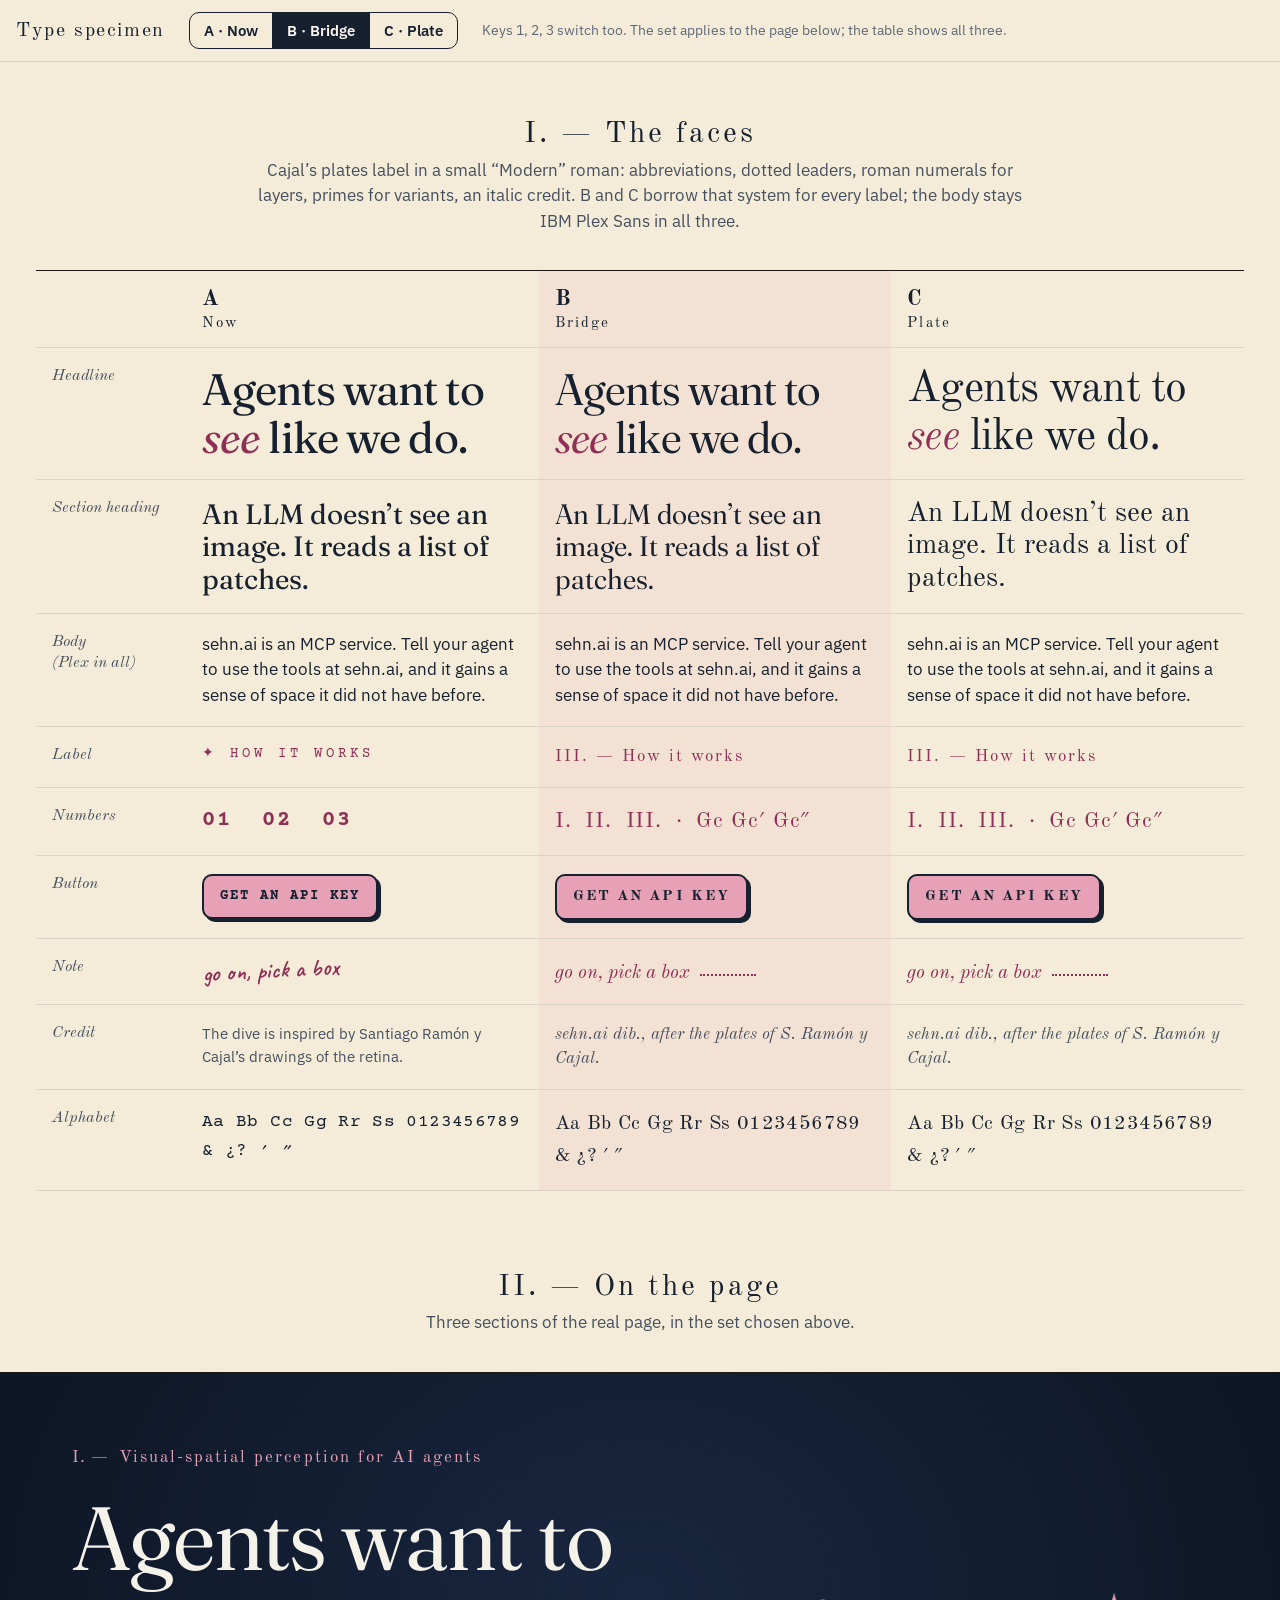
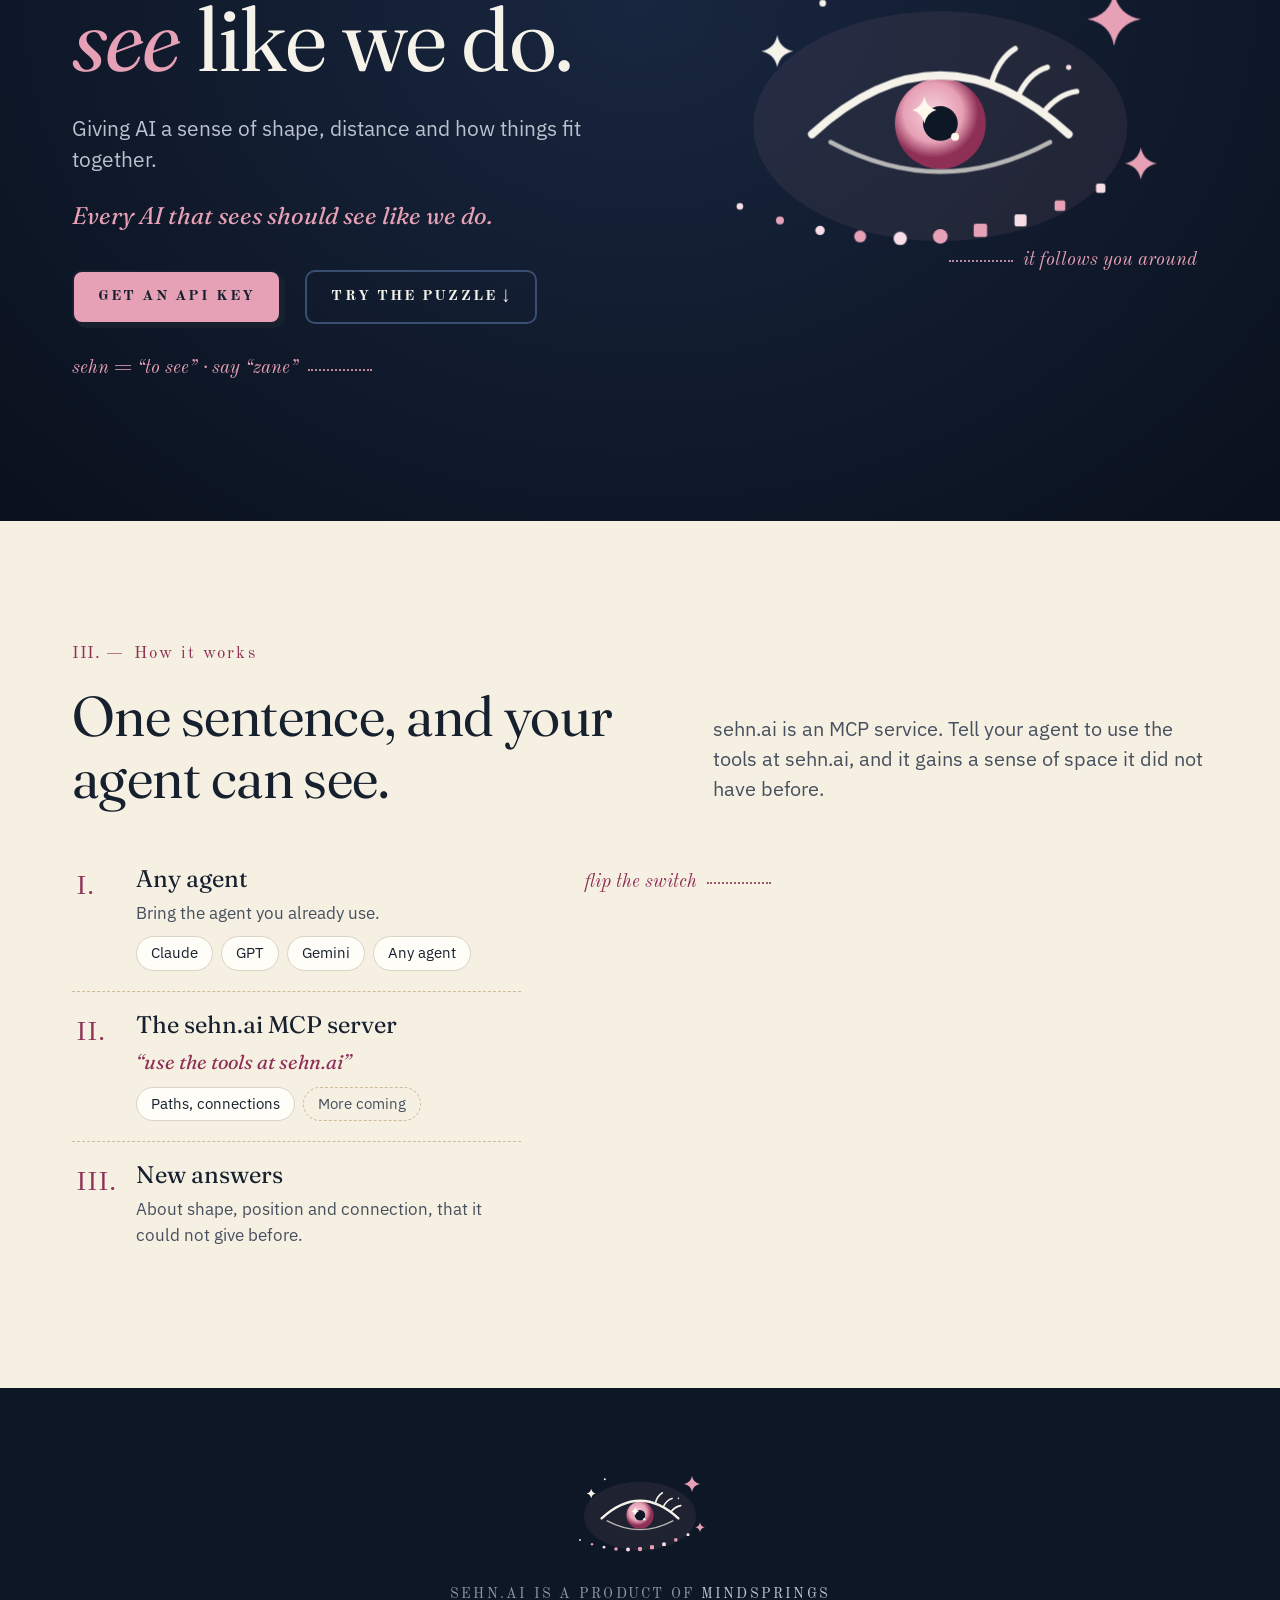
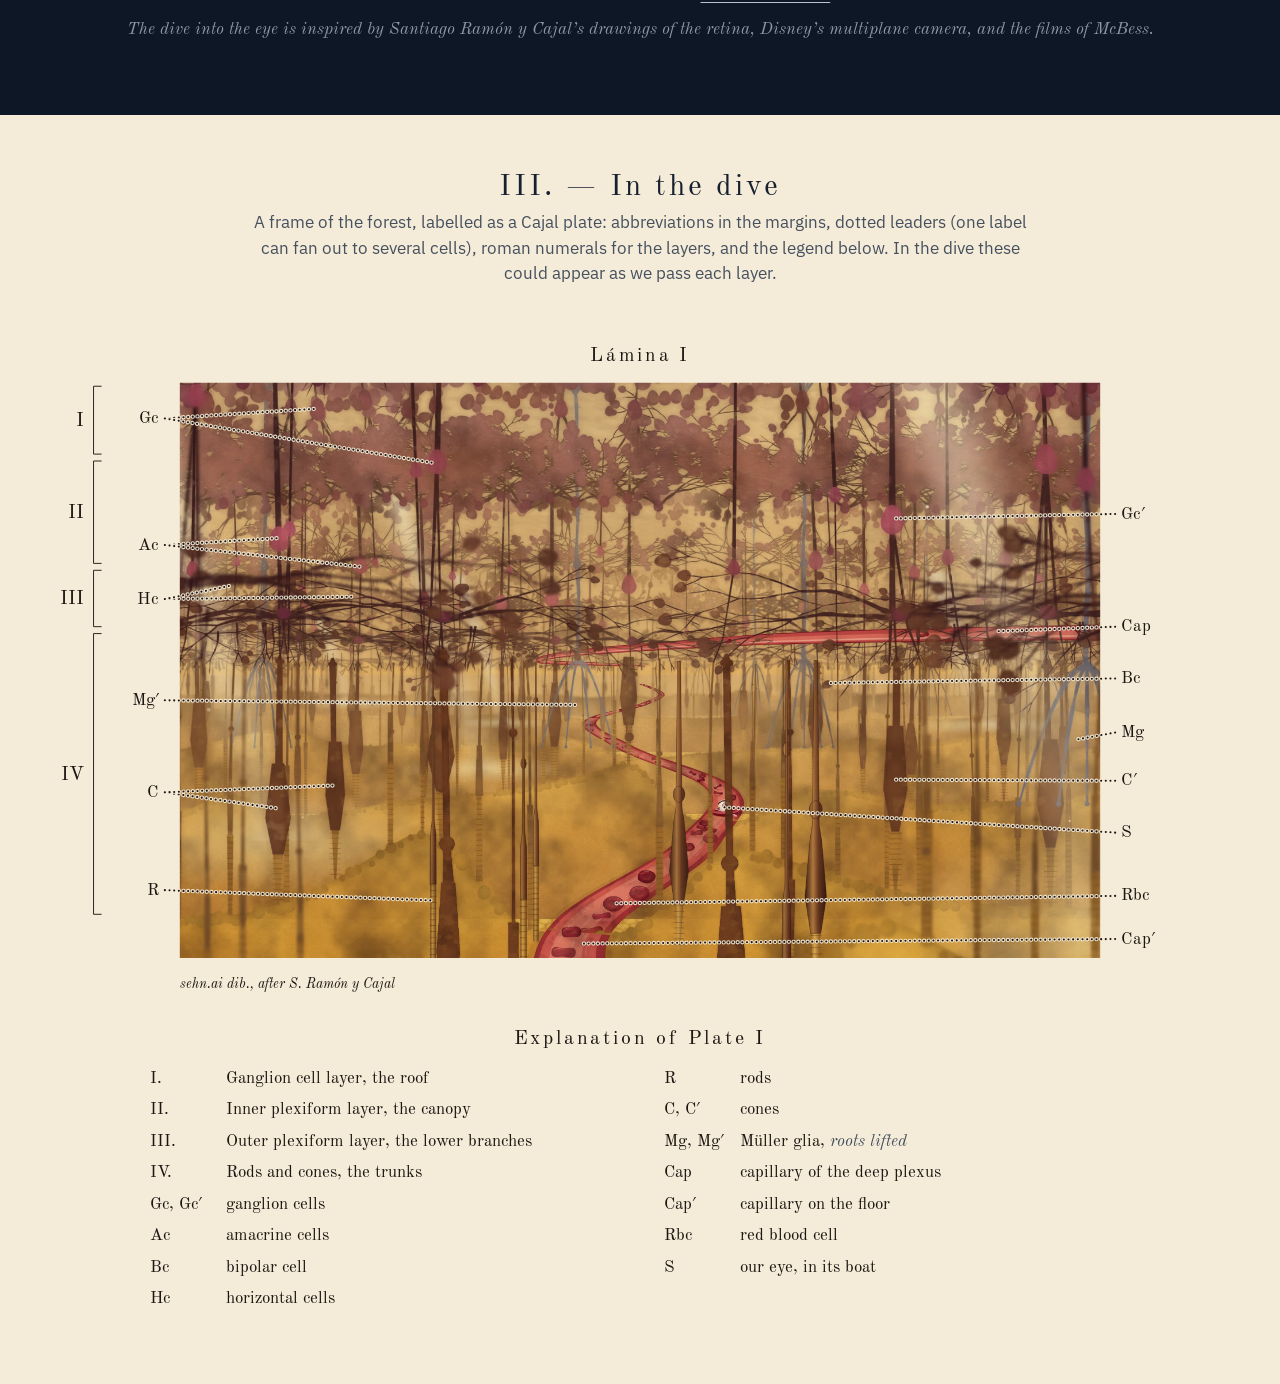
<file: lab/type/index.html>
<!doctype html>
<html lang="en" data-set="b">
<head>
  <meta charset="utf-8">
  <meta name="viewport" content="width=device-width, initial-scale=1">
  <title>Type specimen · sehn.ai lab</title>
  <meta name="robots" content="noindex">
  <link rel="preconnect" href="https://fonts.googleapis.com">
  <link rel="preconnect" href="https://fonts.gstatic.com" crossorigin>
  <!-- the site's fonts (Fraunces with its SOFT and WONK axes, Plex with its italic), and Old Standard TT for the labels -->
  <link href="https://fonts.googleapis.com/css2?family=Caveat:wght@600&family=Courier+Prime:wght@400;700&family=Fraunces:ital,opsz,wght,SOFT,WONK@0,9..144,300..700,0..100,0..1;1,9..144,300..700,0..100,0..1&family=IBM+Plex+Sans:ital,wght@0,400;0,600;1,400&family=Old+Standard+TT:ital,wght@0,400;0,700;1,400&display=swap" rel="stylesheet">
  <link rel="stylesheet" href="../../public/styles.css">
  <style>
    :root { --label: "Old Standard TT", "Times New Roman", serif; --plate-ink: #1E1612; --plate-paper: #F4ECD9; }

    /* ---------- the sets ----------
       A  now: the site as it is
       B  bridge: Fraunces sharpened (no softness, no wonky letters, the high-contrast optical size), and
          Old Standard TT, a revival of the Modern roman of late-19th-century science books, for every label
       C  plate: Old Standard TT for the headings too */
    html[data-set="b"], html[data-set="c"] { --mono: var(--label); }
    html[data-set="b"] body { font-variation-settings: "SOFT" 0, "WONK" 0; }   /* inherited; Plex ignores the axes */
    html[data-set="b"] h1, html[data-set="b"] h2 { font-variation-settings: "SOFT" 0, "WONK" 0, "opsz" 72; font-weight: 380; }
    html[data-set="c"] h1, html[data-set="c"] h2, html[data-set="c"] h3, html[data-set="c"] .brand span { font-family: var(--label); letter-spacing: -0.01em; }
    html[data-set="c"] .hero h1 { letter-spacing: -0.025em; }

    /* labels: plate numbers instead of the sparkle, mixed case and letterspaced like "Lámina II" */
    html[data-set="b"] .eyebrow, html[data-set="c"] .eyebrow { text-transform: none; letter-spacing: .12em; font-size: 17px; }
    html[data-set="b"] .eyebrow::before, html[data-set="c"] .eyebrow::before { content: attr(data-n) ". —"; font-size: inherit; letter-spacing: .04em; }
    html[data-set="b"] .btn, html[data-set="c"] .btn { letter-spacing: .14em; font-size: 15px; }
    html[data-set="b"] .num, html[data-set="c"] .num { font-size: 0; }
    html[data-set="b"] .num::after, html[data-set="c"] .num::after { content: attr(data-r); font-size: 26px; letter-spacing: .04em; }
    /* the handwriting becomes annotation: a small italic with a dotted leader */
    html[data-set="b"] .note, html[data-set="c"] .note { font-family: var(--label); font-style: italic; font-weight: 400; font-size: 19px; transform: none; gap: 10px; }
    html[data-set="b"] .note svg, html[data-set="c"] .note svg { display: none; }
    html[data-set="b"] .note::after, html[data-set="c"] .note::after { content: ""; width: 64px; border-top: 2px dotted currentColor; opacity: .8; }
    html[data-set="b"] .footer p, html[data-set="c"] .footer p { letter-spacing: .16em; font-size: 14px; }
    html[data-set="b"] .hero__art .note::after, html[data-set="c"] .hero__art .note::after { display: none; }
    html[data-set="b"] .hero__art .note::before, html[data-set="c"] .hero__art .note::before { content: ""; width: 64px; border-top: 2px dotted currentColor; opacity: .8; }
    html[data-set="b"] .footer .credits, html[data-set="c"] .footer .credits { font-family: var(--label); font-style: italic; text-transform: none; letter-spacing: 0; font-size: 17px; }

    /* ---------- the specimen's own pages ---------- */
    body { background: var(--plate-paper); }
    .bar { position: sticky; top: 0; z-index: 10; display: flex; flex-wrap: wrap; align-items: center; gap: 12px 24px; padding: 12px 16px;
      background: rgba(244, 236, 217, .94); border-bottom: 1px solid var(--paper-line); backdrop-filter: blur(6px); }
    .bar b { font-family: var(--label); font-weight: 400; font-size: 20px; letter-spacing: .08em; }
    .seg { display: inline-flex; border: 1.5px solid var(--ink); border-radius: 10px; overflow: hidden; }
    .seg button { font: 600 15px/1 var(--sans); padding: 10px 14px; background: transparent; border: 0; cursor: pointer; color: var(--ink); }
    .seg button + button { border-left: 1.5px solid var(--ink); }
    .seg button[aria-pressed="true"] { background: var(--ink); color: var(--paper-1); }
    .bar small { color: var(--ink-3); font-size: 14px; }

    .part { max-width: 1240px; margin: 0 auto; padding: 56px 16px 24px; }
    .part > h2.t { font-family: var(--label); font-size: 30px; font-weight: 400; letter-spacing: .1em; text-align: center; margin: 0 0 6px; font-variation-settings: normal; }
    .part > p.sub { text-align: center; color: var(--ink-2); max-width: 46em; margin: 0 auto 36px; font-size: 17px; }

    /* the faces, side by side, role by role */
    .faces { display: grid; grid-template-columns: 150px repeat(3, 1fr); border-top: 1.5px solid var(--plate-ink); }
    .faces > * { padding: 18px 16px; border-bottom: 1px solid var(--paper-line); min-width: 0; }
    .faces .h { font: 400 15px/1.3 var(--label); letter-spacing: .14em; padding-top: 14px; padding-bottom: 14px; }
    .faces .h b { display: block; font-size: 22px; letter-spacing: .04em; font-weight: 700; }
    .faces .role { font: italic 400 16px/1.3 var(--label); color: var(--ink-2); }
    .faces .on { background: rgba(231, 161, 182, .14); }
    .A .hl, .A .sh { font-family: var(--serif); }
    .B .hl, .B .sh { font-family: var(--serif); font-variation-settings: "SOFT" 0, "WONK" 0, "opsz" 72; font-weight: 380; }
    .C .hl, .C .sh { font-family: var(--label); }
    .hl { font-size: 44px; line-height: 1.08; letter-spacing: -0.02em; }
    .hl em { color: var(--plum); }
    .sh { font-size: 28px; line-height: 1.15; }
    .bd { font: 400 17px/1.5 var(--sans); }
    .A .lb { font: 400 14px/1.4 "Courier Prime", monospace; text-transform: uppercase; letter-spacing: 4px; color: var(--plum); }
    .B .lb, .C .lb { font: 400 17px/1.4 var(--label); letter-spacing: .12em; color: var(--plum); }
    .A .nm { font: 700 22px/1.4 "Courier Prime", monospace; letter-spacing: 2px; color: var(--plum); }
    .B .nm, .C .nm { font: 400 22px/1.4 var(--label); letter-spacing: .04em; color: var(--plum); }
    .A .bt, .B .bt, .C .bt { display: inline-block; padding: 10px 16px; border: 2px solid var(--ink); border-radius: 10px; box-shadow: 3px 3px 0 var(--ink); background: var(--rose);
      text-transform: uppercase; font-size: 14px; }
    .A .bt { font-family: "Courier Prime", monospace; font-weight: 700; letter-spacing: 2px; }
    .B .bt, .C .bt { font-family: var(--label); font-weight: 700; letter-spacing: .14em; font-size: 15px; }
    .A .nt { font: 600 24px/1.1 "Caveat", cursive; color: var(--plum); display: inline-block; transform: rotate(-3deg); }
    .B .nt, .C .nt { font: italic 400 19px/1.2 var(--label); color: var(--plum); display: inline-flex; align-items: center; gap: 10px; }
    .B .nt::after, .C .nt::after { content: ""; width: 56px; border-top: 2px dotted currentColor; }
    .A .cr { font: 400 15px/1.5 var(--sans); color: var(--ink-2); }
    .B .cr, .C .cr { font: italic 400 17px/1.4 var(--label); color: var(--ink-2); }
    .ab { font: 400 20px/1.6 var(--label); letter-spacing: .02em; }
    .A .ab { font-family: "Courier Prime", monospace; font-size: 18px; }
    @media (max-width: 900px) {
      .faces { grid-template-columns: 1fr; }
      .faces .h.blank { display: none; }
      .faces .role { border-bottom: 0; padding-bottom: 0; font-size: 18px; color: var(--ink); }
      .faces > :not(.role):not(.h) { display: none; }
      html[data-set="a"] .faces .A:not(.h), html[data-set="b"] .faces .B:not(.h), html[data-set="c"] .faces .C:not(.h) { display: block; }
      .faces .h { display: none; }
    }

    /* the page, in the chosen set */
    .page { margin-top: 8px; border-top: 1.5px solid var(--plate-ink); }
    .page .section--light { background: var(--paper-bg); }

    /* the plate */
    .plate { background: var(--plate-paper); max-width: 1240px; margin: 0 auto; padding: 8px 16px 72px; }
    .plate svg { width: 100%; height: auto; overflow: visible; }
    .plate text { font-family: var(--label); fill: var(--plate-ink); }
    .plate .ttl { font-size: 34px; letter-spacing: .14em; }
    .plate .lab { font-size: 30px; }
    .plate .rn { font-size: 34px; }
    .plate .dib { font-size: 24px; font-style: italic; }
    /* black dots, each in a small ring of paper, so they read over the painting */
    .plate .lead-halo { stroke: var(--plate-paper); stroke-width: 7.5; stroke-dasharray: 0.1 8; stroke-linecap: round; fill: none; opacity: .9; }
    .plate .lead { stroke: var(--plate-ink); stroke-width: 3.6; stroke-dasharray: 0.1 8; stroke-linecap: round; fill: none; }
    .plate .brk { stroke: var(--plate-ink); stroke-width: 1.6; fill: none; }
    .legend { columns: 2 320px; column-gap: 48px; max-width: 980px; margin: 28px auto 0; font: 400 17px/1.5 var(--label); color: var(--plate-ink); }
    .legend h3 { column-span: all; text-align: center; font: 400 20px/1.3 var(--label); letter-spacing: .14em; margin: 0 0 14px; font-variation-settings: normal; }
    .legend p { margin: 0 0 6px; break-inside: avoid; }
    .legend b { font-weight: 400; display: inline-block; min-width: 4.2em; }
    .legend i { color: var(--ink-2); }
  </style>
</head>
<body>
  <svg width="0" height="0" style="position:absolute" aria-hidden="true">
    <defs>
      <g id="arrow"><path d="M4,6 Q22,2 34,18" fill="none" stroke="currentColor" stroke-width="2.5" stroke-linecap="round"/><path d="M26,18 L35,20 L36,11" fill="none" stroke="currentColor" stroke-width="2.5" stroke-linecap="round" stroke-linejoin="round"/></g>
    </defs>
  </svg>

  <div class="bar">
    <b>Type specimen</b>
    <div class="seg" role="group" aria-label="Type set">
      <button type="button" data-set="a">A · Now</button>
      <button type="button" data-set="b">B · Bridge</button>
      <button type="button" data-set="c">C · Plate</button>
    </div>
    <small>Keys 1, 2, 3 switch too. The set applies to the page below; the table shows all three.</small>
  </div>

  <!-- I. the faces -->
  <section class="part" aria-labelledby="faces-t">
    <h2 class="t" id="faces-t">I. — The faces</h2>
    <p class="sub">Cajal’s plates label in a small “Modern” roman: abbreviations, dotted leaders, roman numerals for layers, primes for variants, an italic credit. B and C borrow that system for every label; the body stays IBM Plex Sans in all three.</p>
    <div class="faces">
      <div class="h blank"></div>
      <div class="h A"><b>A</b>Now</div>
      <div class="h B"><b>B</b>Bridge</div>
      <div class="h C"><b>C</b>Plate</div>

      <div class="role">Headline</div>
      <div class="A"><div class="hl">Agents want to <em>see</em> like we do.</div></div>
      <div class="B"><div class="hl">Agents want to <em>see</em> like we do.</div></div>
      <div class="C"><div class="hl">Agents want to <em>see</em> like we do.</div></div>

      <div class="role">Section heading</div>
      <div class="A"><div class="sh">An LLM doesn’t see an image. It reads a list of patches.</div></div>
      <div class="B"><div class="sh">An LLM doesn’t see an image. It reads a list of patches.</div></div>
      <div class="C"><div class="sh">An LLM doesn’t see an image. It reads a list of patches.</div></div>

      <div class="role">Body<br>(Plex in all)</div>
      <div class="A"><p class="bd">sehn.ai is an MCP service. Tell your agent to use the tools at sehn.ai, and it gains a sense of space it did not have before.</p></div>
      <div class="B"><p class="bd">sehn.ai is an MCP service. Tell your agent to use the tools at sehn.ai, and it gains a sense of space it did not have before.</p></div>
      <div class="C"><p class="bd">sehn.ai is an MCP service. Tell your agent to use the tools at sehn.ai, and it gains a sense of space it did not have before.</p></div>

      <div class="role">Label</div>
      <div class="A"><div class="lb">✦ How it works</div></div>
      <div class="B"><div class="lb">III. — How it works</div></div>
      <div class="C"><div class="lb">III. — How it works</div></div>

      <div class="role">Numbers</div>
      <div class="A"><div class="nm">01 &nbsp;02 &nbsp;03</div></div>
      <div class="B"><div class="nm">I. &nbsp;II. &nbsp;III. &nbsp;·&nbsp; Gc Gc′ Gc″</div></div>
      <div class="C"><div class="nm">I. &nbsp;II. &nbsp;III. &nbsp;·&nbsp; Gc Gc′ Gc″</div></div>

      <div class="role">Button</div>
      <div class="A"><span class="bt">Get an API key</span></div>
      <div class="B"><span class="bt">Get an API key</span></div>
      <div class="C"><span class="bt">Get an API key</span></div>

      <div class="role">Note</div>
      <div class="A"><span class="nt">go on, pick a box</span></div>
      <div class="B"><span class="nt">go on, pick a box</span></div>
      <div class="C"><span class="nt">go on, pick a box</span></div>

      <div class="role">Credit</div>
      <div class="A"><p class="cr">The dive is inspired by Santiago Ramón y Cajal’s drawings of the retina.</p></div>
      <div class="B"><p class="cr">sehn.ai dib., after the plates of S. Ramón y Cajal.</p></div>
      <div class="C"><p class="cr">sehn.ai dib., after the plates of S. Ramón y Cajal.</p></div>

      <div class="role">Alphabet</div>
      <div class="A"><p class="ab">Aa Bb Cc Gg Rr Ss 0123456789 &amp; ¿? ′ ″</p></div>
      <div class="B"><p class="ab">Aa Bb Cc Gg Rr Ss 0123456789 &amp; ¿? ′ ″</p></div>
      <div class="C"><p class="ab">Aa Bb Cc Gg Rr Ss 0123456789 &amp; ¿? ′ ″</p></div>
    </div>
  </section>

  <!-- II. the page, in the chosen set (markup from public/index.html) -->
  <section class="part" aria-labelledby="page-t" style="padding-bottom:0">
    <h2 class="t" id="page-t">II. — On the page</h2>
    <p class="sub">Three sections of the real page, in the set chosen above.</p>
  </section>
  <div class="page">
    <section class="section section--dark hero" aria-label="Hero">
      <div class="wrap hero__grid">
        <div class="hero__text">
          <p class="eyebrow" data-n="I">Visual-spatial perception for AI agents</p>
          <h1>Agents want to <em>see</em> like we&nbsp;do.</h1>
          <p class="hero__sub">Giving AI a sense of shape, distance and how things fit together.</p>
          <p class="hero__tagline">Every AI that sees should see like we do.</p>
          <div class="hero__ctas">
            <a class="btn btn--rose" href="#plate">Get an API key</a>
            <a class="btn btn--ghost" href="#plate">Try the puzzle ↓</a>
          </div>
          <p class="hero__pron"><span class="note">sehn = “to see” · say “zane”</span></p>
        </div>
        <div class="hero__art">
          <svg class="hero__logo" xmlns="http://www.w3.org/2000/svg" viewBox="0 0 400 260" width="580" height="377" role="img" aria-label="sehn.ai logo: a friendly eye with a rose iris, a sparkle of light and a trail of magic dust turning into pixels"><defs><radialGradient id="irisA" cx="0.42" cy="0.38"><stop offset="0" stop-color="#F7D3DE"/><stop offset="0.65" stop-color="#E7A1B6"/><stop offset="1" stop-color="#8E2F55"/></radialGradient><clipPath id="eyeOpening"><path d="M104,146 Q200,58 296,146 L282,152 Q200,196 118,152 Z"/></clipPath></defs><ellipse cx="200" cy="140" rx="140" ry="86" fill="#E7A1B6" opacity="0.08"/><g clip-path="url(#eyeOpening)"><g class="iris"><circle cx="200" cy="138" r="34" fill="url(#irisA)"/><circle cx="200" cy="138" r="13" fill="#0E1726"/><path d="M188,118 Q190,126 197,128 Q190,130 188,138 Q186,130 179,128 Q186,126 188,118 Z" fill="#FFF8EC"/><circle cx="211" cy="148" r="3" fill="#FFF8EC"/></g></g><path d="M104,146 Q200,58 296,146" fill="none" stroke="#F5F2EA" stroke-width="6" stroke-linecap="round"/><path d="M118,152 Q200,196 282,152" fill="none" stroke="#F5F2EA" stroke-width="3.5" stroke-linecap="round" opacity="0.7"/><g fill="none" stroke="#F5F2EA" stroke-width="4" stroke-linecap="round"><path d="M238,109 Q243,90 256,82"/><path d="M258,118 Q266,100 280,96"/><path d="M277,130 Q288,116 302,114"/></g><g class="logo-dust"><g fill="#F7DDE5"><circle cx="50" cy="200" r="2.5" style="--i:0"/><circle cx="110" cy="218" r="3.5" style="--i:2"/><circle cx="170" cy="224" r="5" style="--i:4"/></g><g fill="#E7A1B6"><circle cx="80" cy="210.5" r="3" style="--i:1"/><circle cx="140" cy="222.5" r="4.5" style="--i:3"/><circle cx="200" cy="222.5" r="5.5" style="--i:5"/><rect x="225" y="213" width="10" height="10" rx="1.5" style="--i:6"/><rect x="285.5" y="195.5" width="8" height="8" rx="1.5" style="--i:8"/></g><g fill="#F7DDE5"><rect x="255.5" y="206" width="9" height="9" rx="1.5" style="--i:7"/><rect x="316.5" y="183" width="7" height="7" rx="1.5" style="--i:9"/></g></g><path class="logo-star s1" d="M350,156 Q352,166 362,168 Q352,170 350,180 Q348,170 338,168 Q348,166 350,156 Z" fill="#E7A1B6"/><path class="logo-star s2" d="M330,40 Q333,57 350,60 Q333,63 330,80 Q327,63 310,60 Q327,57 330,40 Z" fill="#E7A1B6"/><path class="logo-star s3" d="M78,72 Q80,82 90,84 Q80,86 78,96 Q76,86 66,84 Q76,82 78,72 Z" fill="#F5F2EA"/><circle class="logo-star s4" cx="112" cy="48" r="2.5" fill="#F5F2EA"/><circle class="logo-star s5" cx="296" cy="96" r="2" fill="#F7DDE5"/></svg>
          <p class="note" aria-hidden="true">it follows you around<svg viewBox="0 0 46 30"><use href="#arrow"/></svg></p>
        </div>
      </div>
    </section>

    <section class="section section--light" aria-label="How it works">
      <div class="wrap">
        <div class="split-head">
          <div>
            <p class="eyebrow" data-n="III">How it works</p>
            <h2>One sentence, and your agent can see.</h2>
          </div>
          <p class="lead">sehn.ai is an MCP service. Tell your agent to use the tools at sehn.ai, and it gains a sense of space it did not have before.</p>
        </div>
        <div class="how">
          <ol class="steps-v">
            <li>
              <span class="num" data-r="I.">01</span>
              <div>
                <h3>Any agent</h3>
                <p>Bring the agent you already use.</p>
                <ul class="chips"><li class="chip">Claude</li><li class="chip">GPT</li><li class="chip">Gemini</li><li class="chip">Any agent</li></ul>
              </div>
            </li>
            <li>
              <span class="num" data-r="II.">02</span>
              <div>
                <h3>The sehn.ai MCP server</h3>
                <p class="quote">“use the tools at sehn.ai”</p>
                <ul class="chips"><li class="chip">Paths, connections</li><li class="chip chip--soon">More coming</li></ul>
              </div>
            </li>
            <li>
              <span class="num" data-r="III.">03</span>
              <div>
                <h3>New answers</h3>
                <p>About shape, position and connection, that it could not give before.</p>
              </div>
            </li>
          </ol>
          <div>
            <p class="note" aria-hidden="true">flip the switch<svg viewBox="0 0 46 30" style="transform:rotate(60deg)"><use href="#arrow"/></svg></p>
          </div>
        </div>
      </div>
    </section>

    <footer class="section section--dark footer">
      <div class="wrap">
        <img src="../../public/assets/brand/logo.svg" width="160" height="104" alt="sehn.ai logo">
        <p>sehn.ai is a product of <a href="https://mindsprings.ai">Mindsprings</a></p>
        <p class="credits">The dive into the eye is inspired by Santiago Ramón y Cajal’s drawings of the retina, Disney’s multiplane camera, and the films of McBess.</p>
      </div>
    </footer>
  </div>

  <!-- III. the plate: a frame of the forest, labelled the way Cajal labels his -->
  <section class="part" id="plate" aria-labelledby="plate-t" style="padding-bottom:0">
    <h2 class="t" id="plate-t">III. — In the dive</h2>
    <p class="sub">A frame of the forest, labelled as a Cajal plate: abbreviations in the margins, dotted leaders (one label can fan out to several cells), roman numerals for the layers, and the legend below. In the dive these could appear as we pass each layer.</p>
  </section>
  <figure class="plate">
    <svg id="plateSvg" viewBox="-250 -90 2100 1160" role="img" aria-label="A frame of the retina forest with Cajal-style labels: ganglion cells in the roof, amacrine cells in the canopy, bipolar and horizontal cells, rods and cones as trunks, Müller glia, the capillary and its red blood cells, and the boat."></svg>
    <figcaption class="legend">
      <h3>Explanation of Plate I</h3>
      <p><b>I.</b> Ganglion cell layer, the roof</p>
      <p><b>II.</b> Inner plexiform layer, the canopy</p>
      <p><b>III.</b> Outer plexiform layer, the lower branches</p>
      <p><b>IV.</b> Rods and cones, the trunks</p>
      <p><b>Gc, Gc′</b> ganglion cells</p>
      <p><b>Ac</b> amacrine cells</p>
      <p><b>Bc</b> bipolar cell</p>
      <p><b>Hc</b> horizontal cells</p>
      <p><b>R</b> rods</p>
      <p><b>C, C′</b> cones</p>
      <p><b>Mg, Mg′</b> Müller glia, <i>roots lifted</i></p>
      <p><b>Cap</b> capillary of the deep plexus</p>
      <p><b>Cap′</b> capillary on the floor</p>
      <p><b>Rbc</b> red blood cell</p>
      <p><b>S</b> our eye, in its boat</p>
    </figcaption>
  </figure>

  <script>
    // the set: buttons, keys 1-3, and ?set= in the address
    (function () {
      var root = document.documentElement, btns = document.querySelectorAll('.seg button');
      function use(s) {
        root.setAttribute('data-set', s);
        btns.forEach(function (b) { b.setAttribute('aria-pressed', b.dataset.set === s ? 'true' : 'false'); });
        document.querySelectorAll('.faces > .A, .faces > .B, .faces > .C').forEach(function (el) { el.classList.toggle('on', el.classList.contains(s.toUpperCase())); });
      }
      btns.forEach(function (b) { b.addEventListener('click', function () { use(b.dataset.set); }); });
      addEventListener('keydown', function (e) { var s = { 1: 'a', 2: 'b', 3: 'c' }[e.key]; if (s) use(s); });
      use(new URLSearchParams(location.search).get('set') || 'b');
    })();

    // the plate: the frame, its labels in the margins with dotted leaders, the layers' numerals and the credit.
    // Coordinates are the frame's pixels (1600 x 1000); labels at x < 0 sit in the left margin, x > 1600 in the right.
    (function () {
      var NS = 'http://www.w3.org/2000/svg', svg = document.getElementById('plateSvg');
      function el(name, attrs, text) {
        var e = document.createElementNS(NS, name);
        for (var k in attrs) e.setAttribute(k, attrs[k]);
        if (text) e.textContent = text;
        svg.appendChild(e);
        return e;
      }
      el('image', { href: 'forest.jpg', x: 0, y: 0, width: 1600, height: 1000 });
      el('text', { x: 800, y: -38, 'text-anchor': 'middle', class: 'ttl' }, 'Lámina I');
      var labels = [
        { t: 'Gc', x: -36, y: 70, to: [[240, 45], [445, 140]] },
        { t: 'Ac', x: -36, y: 290, to: [[172, 270], [316, 320]] },
        { t: 'Hc', x: -36, y: 384, to: [[300, 372], [92, 352]] },
        { t: 'Mg′', x: -36, y: 560, to: [[690, 560]] },
        { t: 'C', x: -36, y: 720, to: [[170, 740], [270, 700]] },
        { t: 'R', x: -36, y: 890, to: [[440, 900]] },
        { t: 'Gc′', x: 1636, y: 236, to: [[1240, 236]] },
        { t: 'Cap', x: 1636, y: 432, to: [[1420, 432]] },
        { t: 'Bc', x: 1636, y: 522, to: [[1126, 522]] },
        { t: 'Mg', x: 1636, y: 616, to: [[1560, 620]] },
        { t: 'C′', x: 1636, y: 700, to: [[1243, 690]] },
        { t: 'S', x: 1636, y: 790, to: [[946, 738]] },
        { t: 'Rbc', x: 1636, y: 900, to: [[756, 905]] },
        { t: 'Cap′', x: 1636, y: 975, to: [[700, 975]] }
      ];
      labels.forEach(function (l) {
        var left = l.x < 0, sx = left ? l.x + 10 : l.x - 10, sy = l.y - 8;
        l.to.forEach(function (p) {
          var d = 'M' + sx + ',' + sy + ' L' + p[0] + ',' + p[1];
          el('path', { d: d, class: 'lead-halo' });
          el('path', { d: d, class: 'lead' });
        });
        el('text', { x: l.x, y: l.y, 'text-anchor': left ? 'end' : 'start', class: 'lab' }, l.t);
      });
      // the layers, as seen at the left edge where the trees are nearest
      [['I', 0, 130], ['II', 130, 320], ['III', 320, 430], ['IV', 430, 930]].forEach(function (L) {
        var x = -150, a = L[1] + 6, b = L[2] - 6;
        el('path', { d: 'M' + (x + 14) + ',' + a + ' L' + x + ',' + a + ' L' + x + ',' + b + ' L' + (x + 14) + ',' + b, class: 'brk' });
        el('text', { x: x - 16, y: (a + b) / 2 + 10, 'text-anchor': 'end', class: 'rn' }, L[0]);
      });
      el('text', { x: 0, y: 1052, class: 'dib' }, 'sehn.ai dib., after S. Ramón y Cajal');
    })();
  </script>
</body>
</html>
</file>
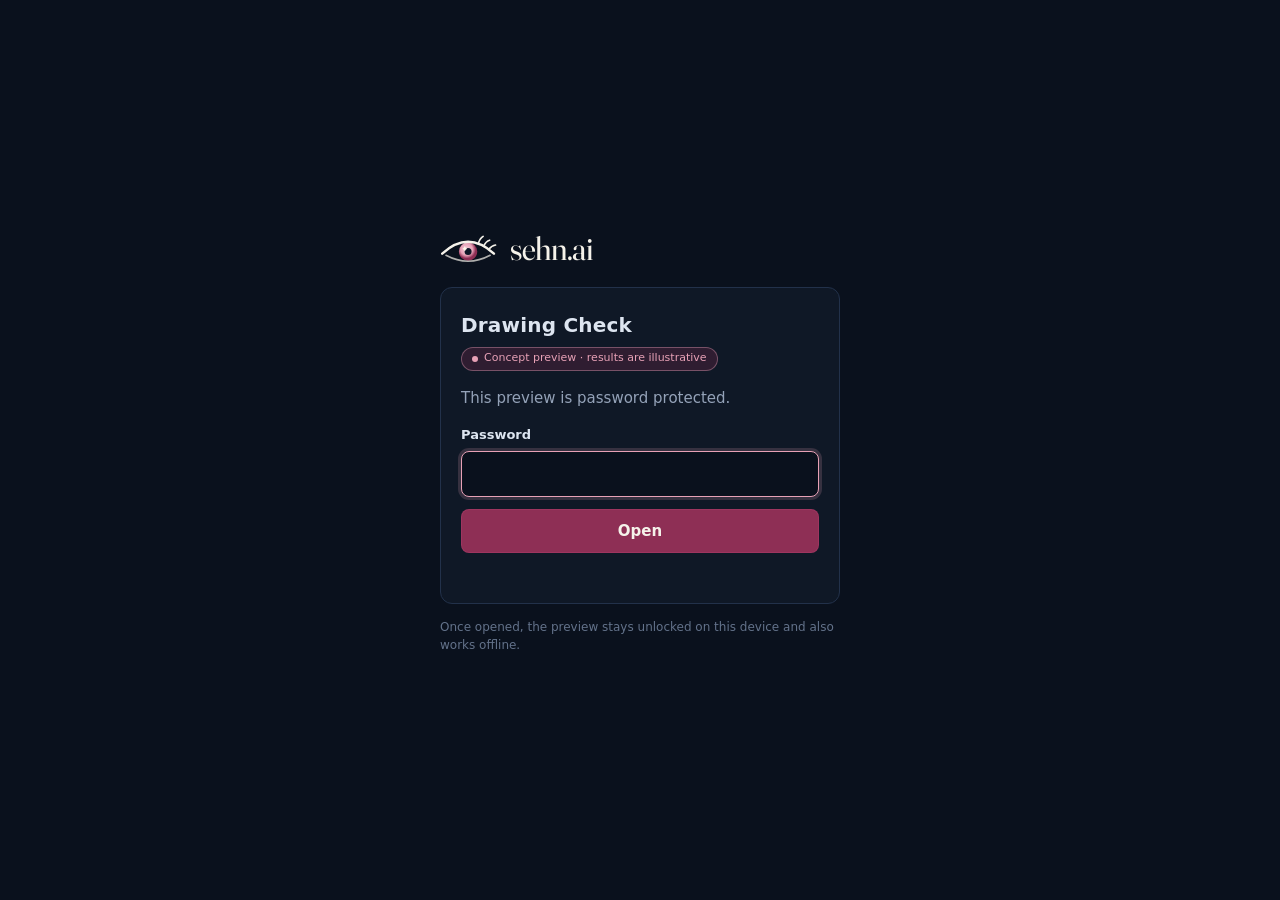
<file: public/industry-sehn/index.html>
<!doctype html>
<html lang="en">
  <head>
    <meta charset="utf-8" />
    <meta name="viewport" content="width=device-width, initial-scale=1, viewport-fit=cover" />
    <meta name="robots" content="noindex, nofollow" />
    <meta name="referrer" content="no-referrer" />
    <meta name="theme-color" content="#16233A" />
    <meta
      http-equiv="Content-Security-Policy"
      content="default-src 'self'; script-src 'self'; style-src 'self' 'unsafe-inline'; img-src 'self' data:; connect-src 'self'; worker-src 'self'; form-action 'none'; base-uri 'none'; object-src 'none'"
    />
    <title>sehn.ai · Drawing Check</title>
    <link rel="icon" href="favicon.svg" type="image/svg+xml" />
    <link rel="apple-touch-icon" href="apple-touch-icon.png" />
    <style>
      :root {
        color-scheme: dark;
        --night: #0a111d;
        --panel: #0f1826;
        --panel-3: #1a2840;
        --line: #22314a;
        --line-2: #31445f;
        --fg: #dde5f0;
        --muted: #94a2b8;
        --dim: #63728a;
        --berry: #8e2f55;
        --berry-2: #a83a66;
        --rose: #e7a1b6;
        --cream: #f5f2ea;
        --red: #ff6161;
      }
      * { box-sizing: border-box; }
      html, body { height: 100%; }
      body {
        margin: 0;
        background: var(--night);
        color: var(--fg);
        font: 15px/1.5 system-ui, -apple-system, 'Segoe UI', Roboto, sans-serif;
        display: grid;
        place-items: center;
        padding: max(16px, env(safe-area-inset-top)) 16px max(16px, env(safe-area-inset-bottom));
      }
      main { width: min(400px, 100%); }
      .brand { margin-bottom: 22px; }
      .brand img { display: block; height: 34px; width: auto; }
      .card { background: var(--panel); border: 1px solid var(--line); border-radius: 12px; padding: 22px 20px 20px; }
      h1 { margin: 0 0 6px; font-size: 20px; font-weight: 600; letter-spacing: 0.01em; }
      .badge {
        display: inline-flex; align-items: center; gap: 6px; height: 24px; padding: 0 10px; margin: 0 0 16px;
        border: 1px solid rgba(231, 161, 182, 0.4); background: rgba(142, 47, 85, 0.25); color: var(--rose);
        border-radius: 999px; font-size: 11px; font-weight: 500;
      }
      .badge::before { content: ''; width: 6px; height: 6px; border-radius: 50%; background: var(--rose); }
      p { margin: 0 0 16px; color: var(--muted); }
      label { display: block; font-weight: 600; margin-bottom: 6px; font-size: 13px; }
      input {
        width: 100%; font: inherit; font-size: 16px; color: var(--fg); background: var(--night);
        border: 1px solid var(--line-2); border-radius: 8px; padding: 10px 12px; outline: none;
      }
      input:focus { border-color: var(--rose); box-shadow: 0 0 0 3px rgba(231, 161, 182, 0.18); }
      button {
        margin-top: 12px; width: 100%; font: inherit; font-weight: 600; color: var(--cream); background: var(--berry);
        border: 1px solid rgba(168, 58, 102, 0.6); border-radius: 8px; padding: 10px; cursor: pointer;
      }
      button:hover { background: var(--berry-2); }
      button:disabled { opacity: 0.6; cursor: wait; }
      #msg { min-height: 1.5em; margin: 10px 0 0; color: var(--red); font-size: 13px; }
      #msg.info { color: var(--muted); }
      .foot { margin-top: 14px; color: var(--dim); font-size: 12px; }
      [hidden] { display: none !important; }
    </style>
  </head>
  <body>
    <main>
      <div class="brand">
        <img src="wordmark.svg" alt="sehn.ai" width="155" height="34" />
      </div>
      <div class="card">
        <h1 data-t="title">Drawing Check</h1>
        <span class="badge" data-t="badge">Concept preview · results are illustrative</span>
        <p data-t="lead">This preview is password protected.</p>
        <form id="form" hidden>
          <label for="pw" data-t="label">Password</label>
          <input id="pw" name="password" type="password" autocomplete="current-password" autocapitalize="off" autocorrect="off" spellcheck="false" required />
          <button id="go" type="submit" data-t="open">Open</button>
        </form>
        <p id="msg" role="status" aria-live="polite"></p>
        <noscript><p>This page needs JavaScript. · Diese Seite braucht JavaScript.</p></noscript>
      </div>
      <p class="foot" data-t="foot">Once opened, the preview stays unlocked on this device and also works offline.</p>
    </main>
    <script src="gate.js"></script>
  </body>
</html>
</file>
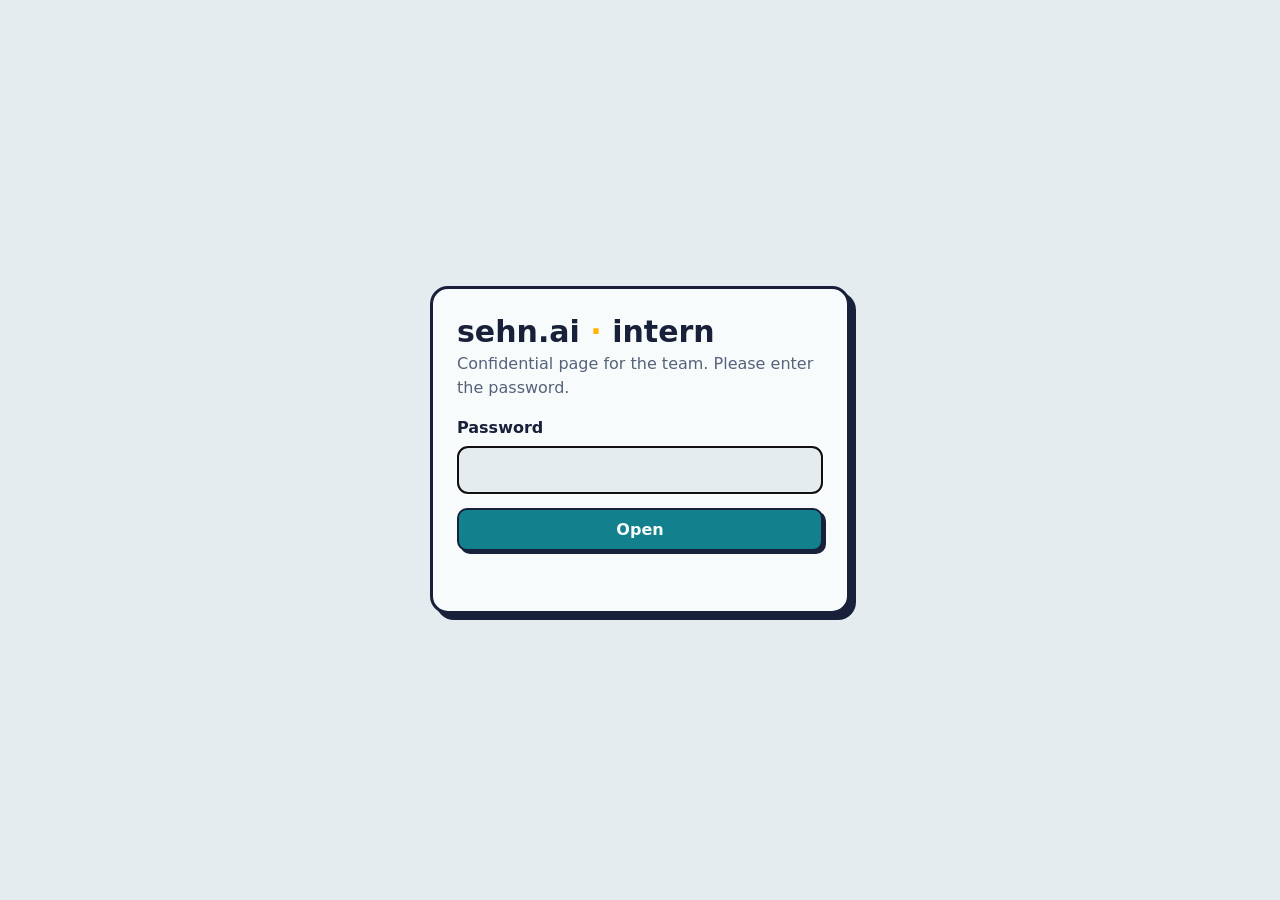
<file: public/intern/index.html>
<!doctype html>
<html lang="de">
<head>
<meta charset="utf-8">
<meta name="viewport" content="width=device-width, initial-scale=1">
<meta name="robots" content="noindex,nofollow,noarchive">
<title>sehn.ai · intern</title>
<style>
:root{--bg:#e4ecef;--surface:#f8fbfb;--fg:#18203a;--muted:#56627a;--line:#18203a;--shadow:#18203a;--accent:#13808d;--glow:#ffb400;--warn:#c2410c}
@media (prefers-color-scheme: dark){:root:not([data-theme="light"]){--bg:#0e1420;--surface:#172034;--fg:#edf1f8;--muted:#a1adc2;--line:#b8c4d8;--shadow:#04070d;--accent:#53c4d0;--warn:#ff9a62;color-scheme:dark}}
:root[data-theme="dark"]{--bg:#0e1420;--surface:#172034;--fg:#edf1f8;--muted:#a1adc2;--line:#b8c4d8;--shadow:#04070d;--accent:#53c4d0;--warn:#ff9a62;color-scheme:dark}
*{box-sizing:border-box}
body{margin:0;min-height:100vh;display:grid;place-items:center;background:var(--bg);color:var(--fg);font:16px/1.5 'Segoe UI',system-ui,sans-serif;padding:16px}
form{width:min(420px,100%);background:var(--surface);border:3px solid var(--line);border-radius:18px;box-shadow:6px 6px 0 var(--shadow);padding:26px 24px}
h1{margin:0 0 4px;font:800 30px/1.1 'Trebuchet MS',system-ui,sans-serif}h1 b{color:var(--glow)}
p{margin:0 0 16px;color:var(--muted)}
label{display:block;font-weight:700;margin-bottom:6px}
input{width:100%;font:inherit;color:var(--fg);background:var(--bg);border:2.5px solid var(--line);border-radius:10px;padding:10px 12px}
button{margin-top:14px;width:100%;font:700 16px system-ui,sans-serif;color:var(--surface);background:var(--accent);border:2.5px solid var(--line);border-radius:10px;padding:10px;cursor:pointer;box-shadow:3px 3px 0 var(--shadow)}
button:disabled{opacity:.6;cursor:wait}
#err{min-height:1.5em;margin:10px 0 0;color:var(--warn);font-weight:700}
</style>
</head>
<body>
<form id="f" autocomplete="off">
  <h1>sehn.ai <b>·</b> intern</h1>
  <p id="lede">Vertrauliche Seite für das Team. Bitte Passwort eingeben.</p>
  <label for="pw" id="lab">Passwort</label>
  <input id="pw" type="password" autofocus required>
  <button id="go" type="submit">Öffnen</button>
  <p id="err" role="alert"></p>
</form>
<script>
(async function(){
'use strict';
const D={salt:'lswBBHgn+55TT2n/ZxBY8Q==',iv:'B4Qj/2xTFbJazQ5D',ct:'3N8SZDDbqeD2spJ9PCAcGw+rvcd2XkEYWcn/4m7yKCeWnn2wW5TGwmr/Jlkg4tCsr7y9/szxLzVpVgx28sJw8owWXfC/Jq4PkdiJLN4IfonTkYLZKlPDuYRnJGnKImB0sdIZgg3quy3jgMDnhNSY3BrEhr13PMOKUm6DVXp0XPSHY57+ZdPc7bgOwcm9nObTHXwc/VMMcbaJZK8IuBVrNu5cqKgV08icfgg13nmIu6cXOnmtRnkhCBTNz+vUS9bhFmKOvxn7BH64N04YjaEz+LIEH2bhUPZ6XDfR+Hub4moGVv4h9KQrwfRmxGap/JRU9vynJhW3T1Wh2MaWWC3+QyeISEiQIbhcDQfWWcfHYUSUaz/BM3arhZEXzoYdy/+G8+d8xVwkdfmQZL6VJpPdOErTbbt8KINhzRpf1W0PrqUiV8iW60fci5C1YP3JuV5OVs7IC+EREA+BsWKH+JMdVV6A2BD0QchQoGtBs/G+IiZOgep1USGGuNAkQ4GKx3Tsni8hOqX/Z6iTg3kAQU7QK4BU9ZQhITEsh5WMn327inclaYRpq3w/nPew3A+tQ4DYL5Txov47gdzhm0kL4XTmLYFNepDpThlq/or+iOlHBnjrV00kebD6rdih4AG11utmfzHvGBdFtmnDq2ComWuHpUOMBWSB3GclhVunDnqdspOG6DvzKimmJJ6WfuXI4ojbQotcc3II+G+rIpC5xTIDC/1Ovq4GN+SLbsRjhtj0mcsjCrSMiUW/pcoo5eAgDIwI60MIQ8PBN3s8nUk70AZsA2RNT2gxO3b7mJZQ656VQQuALXSH2Av55/reyotRUHS/9zJ9momscjyreSQbDO/Hsg4z32yIYvY4NuTp4iiiAQfLrHU3yaQOrPs9/74R1mi10EPZ1sDQQA1i46OtypcAdDSPOcBTIQbgkM82Li2M8XXiYObFze0NzBurhMlnHQpII58mQPY+BsSoZMVtNhN+o/I5wWYhW+ojMcRWbQTOVig81G8KdtkC4WTATrMnk9iq2llPw8zjKZ4lQz7YUH7O/fUeKNJ6FFSFReuwtsuD2oFevgjUvQFotkBn7fDt+pE7/uDV4ybNThno47iJfLlnoN4EX3ARaFqL+ljUjc+CtnXC8Si0XXqgA/[base64]/fxCVkqra+nYzWS8RYVxEqGxmU2E4ZsOTEo7KCT4ISgKO7uuoqHXF767gA0rhUVnKuvrTJOOWAkL5+MKNdv6Nw8xeTxHahKc/QB/oDTMRT8pN2TZt/1FadpYiYBmmheBsiUVEHEonY+aFa+R4aT0ZUkum/dgGoz/lKK1Q84A0YGM4PQHVeMGJYyAduzim7t9G3mF9jxLTfo+k4u1I7zOrOtBFO30DqUoT1al/NHfeVMp7Z6l5q4Z8eHLkRQEn7J217un+sYCBNKJcAdpDGBoUE5cr09KijYwFBU62ajIt7KjdLTU9FUjUvum0Xcm6MfUpmW0j6hbYkOPgqwrQ6+h1g3I/[base64]/6slQngfo8Yo1CexEdMTUZOuXs52ywyONYADpKbJYy3A4euU79QyYH24OkrW/tmHcJ+zB/0ZJ428CVkdRm8I428hr9yZH99s2ob4C7s7ndQuo4BNv8FBewc5xa4Ux5hx1k30/0/j4uvs47p6ZIa2c1BmwjqwdLevSxvKWPX5T8BJs0ikjw0Jr5L8En1ecfvw4bmdg7CCkp38Bx7ku/3Of2AdDVLy9USFy3pKJx833w2Halg9+T+mVxYHzj6lCtj4mU5Fp3G399IMYMgx+a5ZQ4tUOIrAbwWwfYhq5D9u1StXKA/f4lW43EFKAGINl2KsVpZ7cuXSFD9PTHyjtSzka8NWKz8XvBVs4+8eDfgVjIAbFbIAelo5+axtAiwx29PrfRoJ/IS8qaxLEArtWPYEXqGypTgRc8RGmkdH6eWDSpWo59deVN/JrNjA6mZMiUQIGT7H4ZqbW4nLPc9e52TFgAX/FhZZQWTHIms+GahEeSHZ+yKOX3QSoaktr4fdKjL4ULTh0Cr6Z2j0WRUg5xyp0R4GR5oJYRKotM7Sq/A3bbWPSrCAIdsNR0ONGEQNnHeczN5j6Mf7NWCL6RkLrw+TfP4DbvMPGofeoe5D1+tuCfaWarXhsjU80Tyad5LQaW/lJ1tn7YHtgB1NePqekTTZ7NfLZ8LwWN4UiaiAWOjc9s2gAohgh+qRia9mpRVo6gfjXNc0a5NA82rrjmqG3/Lq225c7gOCA5zm+MnCZjo4bxrvtfQuapCB8u43uErN/[base64]/G7q+rtz/c4MURoKFeZUNh46n5L5HsDlKjsxQ0hf0yKDrIyUQbHVhPcyd+eIJ60RkJsVGZwuR6VJ90qWXZnSQuYECzXO3t1yidjh6clKsBap+ns8HITgkBQchAeADucqr/NdmziCLxwSBvA20FU4Ks8cvYsQodtXEzv07de4EG4/[base64]/M/xJfWsoiQIO1+IUi5Q8QcsANNpSl21bL6DbKVGnbkbfzAlcvuvYLZgfS05xP6PzPkLTMYtRkjMA17UyG1wQs4WnAhzrPzARsKmAyXn7dYPocy57dcIOLYkYR1aiOLrecruiF5wactlPTANCNltjorhXzUdo8GxkNEe7SGb+K+Ph9TPy7Nbyq9Fc/BCmt0ysfeYUC2vFon4CBc5JIIC7hsRkobZmutJMhvthhBGSgEBGG+ESdsYefzrp/NoZY9hCEiiKpt4qRxjcAvAW48SDkkGmNmVUEpmM5NrPFFqEferbOKUkCRc+DDNwmyTj8h6jO+IYuDW12IhHGJXCIHiyF3CYDwpXr6VY3tXrya8kjXhpY+pu0QIut048ugCWcodDL6/[base64]/nA31ke6JKKciQqp46Tiwm0PE71t7iYhAGFfPImgOncy7EB9OS8rLq4mwISSSeBxwZqI1mRJnCBlbQb9T0s2K9Rofq1ctGK7CtqPVYDhwDf9/cRgvnoFGJjVhWEUQPHPG9q5B9O9l79pF/[base64]/MJHPp6QPulHjxdbcC4mCMnXAtQTZhOfsnrywzcunj+pOcon5dIomgMwOs7cc5k94Bini2P/Bx+XNZ7oAaUgwLAx607HinIUtp8As0dAle6kMdvzFoDPHV7uyFqOEnNVwRI4ZOKZEDs8iGwNR63sp1TRpg4tu69N9sGdYHnnvlDUWNwoJKf9E1wTxrKmSF0VzVQsjbhqthZf8lzMkHJtRQG7pHdBQ7q0WNyyfnEQWzZLcSn6f/KMqmSgs58fgLB+Zd6kmaEy7eS8+yCsLkkA2e1Eb6NO52AeBMto7jlhKiPuBs2ppYeEXuPMtQ6LuIwGbSe8BblajqQnYg4pFQg35xZVa/MFiJh2F9yX/2iXcEVJZUIDWeC5TSWhZgerPorDFq2BWyJZb/QGfvgchkyxJNa1agpAk32nvDP+d+K8cBPuPo3A4+xfMQrHkmXv/+tDxTbf7E9ftGszwqXs2zbUprghfBFV+3VPvqttpV3IWM9Kp58jgj+0SzftWW+VEpUx6P9CZvJk3ZWvFvwlyFoB9iTNIscZoeN0hI5LPYWpu/oXR5TiDq8NmDummljLdjpRmf3aGL2HkGZPS9UY16Yp5r+5sWJu3Q3qGcPwHxOVmZeo44S3j3lAaG/50Pt4sjvPHdJf58S5fXYxEzF7deOFDFPR8HQDzGeTMskDfjMhkhuD0h0EHfF8ehLiONgMhGlMkaPHQK0KjH6cgA8paEgMyFklEzj04fOMgR5mzTcuYByN639z4jVTGlNAG9fHjnEkfws9kPD/fxzwXpSAbdbded9XzR88S3TYZotYo/RRQue4hgpJyrmtqr++hUgD+anlz2B+wlhcBtPFt7wEEQcr4MChDPwnSwEGtMw1J0W+hfkLFVfRedJjEg0yPt6Zt2IpzUJ3yk784uEAgQAFHlxN25Viq2mheRubGCwpNy2QeLkhCEtwUmeD9xXUrsOUdYAKljy2vI3IA/7hI2+GATfFBIDsRFTigZ3AGyoiFLs8+FzBeXXohP2xlLtmCcm5i70qFe9/C8Hnm5YcwwG943zW7fjoDFx/gdslpboPsCe3s91WELyie8/0lFOFkqdwzOVu287KL8/j5RRjfFxvZYkxfVvYAblwUFDhv1/x0dNqryGBIrBLM+YBMRDEvYFV+6K9L/4N8nkeVvgwyKIcpA+Uktzp27MlFEC5pCABgF6nggzCTkdsmjT1KPzQLyA5DU4ZTjCqkIwP+G+nZmio7Yxvc7p/zS98XKX5HnMSY/OHyEK+pUwDzwEvvldhYc3UCuvgKel5gZbGozpzjJ7Tnykd1KgOIeVdfT8GQZih87KSN+V5s5BYa6+EH+137+cxHvmGr3574pkRk2cNLuMJKv3K+e/GlkGFMgtNZDKTBDHj+F7dr15lFfWsfFVoudikQwORhh1UFWo0XiZCEpimbJAqDRnUsd97Y1OW2Q7pUf1bGODPkVikbgbx20Wtxm6nowVFMhQWc516sm5cevCfkm6N4B8GAsYP1618Jasx2tf14/iKbmzdqMZwCvsugr68RnoVVpgusIJFogV2Lx/8P6CaLOU9VRv01iIF9o0ZM1yfWKmhySC6AxdW5hffaGLHyKZQLnwKAoNiGSb5gua9voMGx8Ba2XbBBcPmOJicmq1nydBHZ9HR4yYaqMjfWdiFghJAL92wwsIhPxTy4Qq09KPfIhRvI8sRzC5kSSPUYiZeCkFJFW4GX4ErMNCqR/j2Z92S7iRxqmgN9mn2w5z4doFvZE65G+HmGjtOICSeQQqbFYjU+DSgutA6vUt/mL5KdmW0b8m1mIiJfSUIwTUd9tRB9b55Xr+lZOU87m69HPXiw0z59bLpsTWF/UtPQkqEbhERsvAUtDwfepV31+M5F2nXZ2cGyczC+7+z7mI8xoLK3CqguXZxfb3rs64jGpO+F2/NWrEhdtduTAIDa3B9v9dTm2m2lepI7/N0ffjG1C+Lb7VshJhbR5AQTS/lLyVG66tNT7tzwsOimW6re403IJhDIA/Pc9ZObrDhdFdFjM7ZW7mpFziwoyIYgF3aQ3B5q+oJSpHI5uT/2qRjNxpPfNA4zTa1YVL8auFfe0wlWTBfTQvB0/sA4DBTXcrTAfwikk79vcfkkC3DC12NCrATxsD5yMt2+FsJkImQKzXhpcvs7mA0sdWYLh68IgVTjkrkhX0A5d7TqEuY1Da70Q18zdciCtD706USeqaOXwozKhSgXYpQhzC4hx/smQJgUV3wqfL82mNlipwdD9yTE3E6FbErHBdWL1AqiQv7ZgQG3yBDjYfjj66++LaVNF1rrimznPaTSeU19nJlArzMfkEGH7lL6mBPg11UHIGQxLy/ypnVQlmcb3L4/Z2hP+RnBUx/ZK1sBsjubxPJcoEGWYs25lrCigiCp+ESEIZtjAL2X+HWW4MeTjd5Pl7xmhCkHNRkWMGE8lp/fuWCYYVEr1Tnse0ZWl/qA55X9VD3r+lbIAF79ISSCnLAUiBUl8SSmMzZPIv4Z6XKwnnsg6ChoT08cTN+vtt0ZWanaTgeXoDSds+iQ+u18A3urEiUx52bhIn4PVQ0OKabhY7R5+IAgK3Ou27DoA28IR0UwQZkdWmtAm2C+nANrVo9bdJo/qHwV+rLy1oOuQ6bxfV0QbbPqUGOurDL2dNhFauJZNk+Nzii9MiR90ZsfTPQ36K634PTm5wStZ5zukr5aB700gqjxljtpmYKbORX6Dd7k/Boxq6TxU5FoGSHkcPGVWt41pXmrapCxVMEuUpPez9OEYhWg05rgFF3cAO3inq/nD9TUsY9qWZyiI6l0c68b4NQQ5h0ynQyb0Qh0CV5ZCAT8W/wToPSasl7t45q3+HWEXntjtR2Twyo7LPfFFtiEpN4Lr/RJhWyeAX2AAKl+zIEbDer0IqyiNCj9GwJCAWiaEcgT3sNsTl8e8MLQ7zw2bdQiIqVF83g8th/NxFg5h/65GDP0yqhBYSRODHpFkMiotncGWU9o7Xc/HN+WZJu+yEHYmjCjwWa00qSj1eCzXfIjYKkbhal4wkNMfVCi0Ym6E1Eq6x/WiDMm7NbCY0sCzoPjEaAdYAUu1wxdE1KQf98N8PG4REkUUkPmhvohcxAgLSqTZHxPKxtRl9W3m87qUO8JztKWkF24+6kuJZARCsHNYm1peb3N8FWNhDlhEWj9Maay4zVHn/OracBgZl4bMrAomBgix2Jluirh5wRcAPphE32MLarHImuu4LQJhRIBoTQA6XQTZx4eEQCSiWf5wa3thb8lSok8RLJDnHlBk5k2X/0AeNv634+aY104ppef7M3kh3RD/bdZlt5ShRuLxHoDUx/QPkFr6JcRwkrThllA3wvwbR8rAFhaY2hMVeq8mTbZAlS48Yw70hO0rLwx1SaAeIolE/xawu/2W1kHDoUI4NcCtkLqm2GMWzcNd1+uzv0gq4WhdmusdKSLXdzjqRyQzzM5ktwm+tEoXQw/plqMIFRgdTYKm9QopZzXsJnI4QeQWPH6czjPB1etoKDO40KFidtP45U3OH9S4+0OOhWKeCIfDIlq0JxINUrKISVy5R+PLQB/s9n3/2yQI6MJvXQqucdEw3Db6HeQS9NodxaEQIq6dOix5mHRkG44uq1iB56Aq5s3TYAX+1h6eUl7QBkkgTwvwC5cLmY2pgaWVGxcAz+II/Cjs/[base64]/rlA82/9RqL1EANXSauqoX2Dqu79F/8vZZlLf8q0690O/G2ODHctQY+i+eJdhZw302Hhciuj5MEu35BRy6hY+tTnnLoV4Vj9EJB8sAeTuklEVBYwA49LIWVDtphN3vjoP7zd8PpP8RNb9oK+dz8+VFcAN6BWPpJRnDO63sZq6DNMddOrByQLBJSy+pTVhe/saV7rMvqTqhA3/t17W5c3bCprdvdiL9LJt6IIcS3vFOIOt0A5v6UFOZjQF1r6MQhvPQVkUjbIitBEO6HxYMBp12sy4XnYxlNCG4EeLBxFELAm0pcZTzPbOHv5AZLECLFH2UYD+uL4lbinFkLUthawr7n67vhQDEKox6VQNz0H0yNF4rQG/Wca+NgDntjOWRkEeNU1dq3Kz6VRkXZRjz3n0WQ4ckg546vCS6pRSOu2KIrA6kb/[base64]/GwBKa66rCduusyjLf2D04mbyLO3cgLckeOoY1Q9vNsFfor32OxvS4wM+M03bdfTJuhvNjiqDFEvwA9IEOGdOM+8cZVckhz0lx30jrYTWdoczsbEs4b9UlfLIek/lAQ292creoDsuKdXncmoZriKc987iAVrymioandmO0D0yt++FVtfkVt7JE8AS4j729NWHb313emDd6tWpajpluI0C8IUmf+OKsacRuyYhO/rpdQjDPnSU80wwUO4KQaM/Nglr/jgURTK7QoH5DTZyG/wo1vd33w9MUibGFgmmWUOMWLP5nxdMFw/PvmGcntcmjxUXUvFvpIrLjp2Lj8E1u/fEnklN6Xkfu019MVGV2TJKEebw9ESr69kfQEKeslXukWIrCtSckpv/1wZ1IKy64KMio/DriQrcQBhJY54bw3p6RQi9n+1oMt1FTPucfr0iyxWKIKV1KKsRh701mtGVqhz69EOU/SEAduGItgnGYgaPwK3EhoiCIM/zpSZ/[base64]/[base64]/FSPYmpoLfRlYodUzDY5W3ODpr/LFfeHChvzGjl8Oe0Cw4r+SMx9metlvK3z8eVLk6KUCF2yeBOK7mU71RnBQwx7cvsUto4UYkVBfG/Lqd+plUULfDIx1Q1w77/ssJL3NxrgkC3X7o4KayRa2Z6bNdvjRDzAXbpeovrfNO5c4HTOyFqvDWux3WUmQEBZEL9kpkVFdSpjaLLGCNDxDJyNArjTjUsSyO6mru7CiTLGWaQaPhe4txa4P+R57aMx5+aX7XnSRlz+6eJvLHkfptoimYK7DpPU9Bm3Wn6aonLXNCzWw70pOt0/GlcH0M66wvTmaAn5JzRbEiN+PNmwqFgohT6hNTuaiym48rhv4BoEXYq59MvnxP2vbxGVQd/GWoauP1qmn7zFkBlbS58gd2xDSMPxl9g29laGEtSDG0uLo4xPvmfP5w/Hb0hWDCm6j4AZmuOaFRU9YGNIC2yAYh4ItCiwoE6CxbxzI2CUhrgHNeh2fyE8IfgEHxUQFRU4JMvV8gPVSKjlmvJJc7THyYyaYzMvNExyaUvQyqy2UYVGXAqsPlMyiP+G/CN5yy7VsoIYuB/E2ymrEX8TcBTe+H5XevqBfxkgCRSrpdn/B7ClXd+o54X/sxkSOSzsTaRmzLyIF/ebVMNjQIbP9XmQS3LJ6OQMqBf1OWR2sL0flxLTujKiMnCWmf6aWrxj5QZ6gV7DDceqRhhi7C7A/EUbPQXDHuSfHCTI/TB4VdfmlBjHcUqrr4I2AxtM5PbXNfFGEShFRp6lhP6bqhclIYUyGNRb9Ux5/wruFV2xTaM8ZkLsXqpnTJyrsp6SxaRXbvC5A6f4aMSWmvq6/i9ktiBzZ8yP/ZGv+Fou7zUuREbaWjU9/zspqe1rgBZL6DfnIxbl0BH1uRhxQr4+eox1cJ84oMAY4CXiTuJ21/QROQdjtAvD6oBvpznbZqdYogkXKiK/CJnbM/N9K2Bhm1/xiJmdlT2ZoBNbbGjMPod/wferSVWWLc7PM//+Fs2RnJul134DQNwaDcb8AeNGsV2YOfL6dTGlTszYUbRIUFU0xLYL7FApCTSeE2FoRhgsnYU92raHM400iU9zIZDIB5IYlKtVo//m3xBxLfnqZaGbIMWZhI9QXYSb+XdUrTzlNt/iAmFSt9dnmYtvv/TJ/3NWHF/Oj0EypjS9hMZfwjoFaH6kkX77+SPEXg0lkPEgGPccToB2Td8htl1Plo8LpbIiS0HNF0wXisl+imSYloj4R6C8XzlqoMaGaXZMXVrP9ADJMjUUYrn4odoad09Wy8RVmEg72LlBkyUcStiT/EXJqjP8vbkYDgGOm6V0gKgwMPH620E1z4NRMQa3cgrqnlyCoeQKTrtJ2q/VT2IY29gAV1P/8eFj/6H+w8h/NJUydqBpNwLzzmlqhU+qVK7qYJiePRAGzEfjfkBYder6CTguJcu7jKIvPd1diXUywCv5+Qa1XUQ+aP4xZ3ReIJiurj8o/HpWZ9LL7GRuLTzLR2vyKn9jMm5c9sKe4GkD8HxLnlLjwMBYG3g1blT6+SZKZf7SmEakGD5oUrQqsrgxJET3yMGMbsFZxYt3HgScSxQDPHuvUssO7eT4Z/MooPwtZsFlrZog686sEdqBC7vjYtfsJgXUINRoUYhZdqfPDE1TsnZvyNOasFUNdIIxauBf8i/BPc1CMPWLQJGevMbjOc3GMbjGPkcZ0oxttXrDE3SW5BahfzFoVq/QS9Gf/ePdNpXKqgnjR4O9HCoyDTEMsbfzGksYs5qw1gtNE38teFpXiXW8nDMSP3l9wOAdk45WlBulo3J2VnOWL5GNxPOzqRFmHF15WnGkChpAxbYmlH+QlcnVDlrxWL/oDBwYl+dFCgeXxG6QTAZ4bp4YZfZ1F1yU5AKFOQ3pKf6RJO76mm3HiK2RMtzHRC+5LuhcJPqiKOaEYMS65UGp5N2QedBird+pKEvQNYsojq51vCAgk8VCaDR7/mfyHS43yJCMVDt9VyKTtsw6PhBPZEDYy3DvqbKHRKHvpaHgM1uNO4dG/f18VJ1gFIVwBR/6bNb1Opd8tWqqpvQjXTWGQzlmkti28g6aNXqu+ZGg9w2Y8reXEJpJ5vtWiy8Fy93Q43ilN5qapkCVYuB6ohfBif22kzh55v/UzonPBMcEb4XP+xu+ljXE6SIaGc4CcR4fst3dBLX9r/JemZMC+3ofYyffV7LVkB1ycUb0K0Pa9JlsrCE4D8r0n+9y2jmaiX+KPMbk03rdjEEf70LAJFinGGjnSyv6xz5NgPvdbLvmsSMMkXblk+BehKIqnyCtRh7/FXy4J3jA6cmxRJl709VD9Iq+UWp44BJl4q7UyFPFCWWcYRrEd1xIWWinR4ZHGllgpT0JTKgujcvN3yb13HmdqdkbObzpD8HEr7CaYEOuCK1X++wWm/NbND7mdKSjuN6Ff4y3a8xre44p85s52352P+no8khkVIfruij7RHXiUZu/z8VH2dDNqca9sQcoBlx25M1oI8jaBeSuVDFXOZmsaGKLDqrC+f4yTALhHi3A6VKfwmvNTq2DD0+vF4C/5lE7PaUJ50HmXJSLU4ebkd/VoVFJ0TWXIw2Fu10PtjJRwUPlgJE0sVT5VEg356lgegbXBhslw+McyFFPfB1HVTlHzE9bcvCAiXEhlUvIepPD0P1LlsQ2Igz5Bz/zXsaVhDc6C+dH7Ud+X7XUxGINOUhVYxD+eGqOE8NUPASvhhjMhnjARZjaE+6VCs6IjbI8vwnqM8eBDtB7WRR1YyJNfqHVgqPP5iFxxShMnSLnXHBWZT9apH3+PNH4n3wLvMZpongc/1pOQrgEJ/8t5Qwn78LH7XF2s/5u3FrrY2U3GZD+HwtljW7Z0l2F/Zfn3WkP+ZvfuQrZueS7tUSE6JEkYJ99vdMnzojFBBKmt12LxGyChcEp2EnQxP7/nc8e9yaHaxQ6ghOAWDQkw+y/PiUl3kVI7QTM6AdJWnu9kIPw8UpV6TsS2vgB/jOCSAwQ9wAnDRXn/543Wn426QER2sqfbR/QelicATyqua7oU2Cdd9AmIvAyVCVBKMT9dTJtyaVKoKAS7+kiOQYKAt4YdMJcaAAKLIGIvETGIGfnZUPwAFpQdq76c38E/jRs4N+2FlJ4ticaVlQzquI99RTgY4QeqsG3M1VscKJIo/RoG97gM45+8LHM2G/4u66NgGknjrTlModbwuitxy2impbMH+sVu3jJec+lEKMo9GbLOASGBskMmZo9UlrYETKeaWijKBm6LcTjhNdo/hwa/wRWJCv/r1zKHa1DSA2pVCIS7OpEoi9aTL5vM3naNOsjorxmBMcuNAZJXgmnxGPkhAhIk0SjQBV/eChGmC0idJnxYwPWGkt0nvF8UPA3aVmZ0dM+L44s7RtRYo/TmYZSo1Q0Xz8QTi6ePP4mBc7ICFv/0IMXsb1vbNYr8/dqYqZE9nJO7lOy1d9PYr/2kjcJDMnp1OLHTzIiALo+IPEeWVNwA1QetM2LMQ/[base64]/NGk3aWJ86QPF72NaoJum2ETJrsdfbIkU6mLJvlJmGsWwwMmsp2zzeqhSJuz2TLIFMvSLUvIzpY8pYBza0biN/T78kkuHPqmF1znaqvhbfH3kauLrU1UZ0q/XDHzTE3g20lFuwofkmFLiaRT1iOjix+o3wsyNNxgde5h+nqDYM/yy4pw/[base64]/jXPYYP13ihEHb8Y5XZm1apA67KfIedOJrauj3t7pg+ehG2eOxLmmDX5PGeapbxXRG0QHIE+fVAX6MluK77DGRYYx7Ckgtk1jUwkSnxMnvi7C3tw8cf/A0wIMuCR04gY4mw50t0H5tV1nXs3PP/DKzSIuGvotjB01DhnUM49iUzQgqPenUgub55e6HpoIoWkNn/lYqacg2Ht7qknwfizaj4NEFHsTQKDZH3QpWK/eLAIQtIuuyD77vyP2VAEX7W1usECCPau0hKKroMKSkoyd3FBgHtH6fXTmJWSx53W1HYsEvQJUcudfqAriIjV/p2whL5R7fGVSdbvs/xx8TsTqho2i/eBSpwxRzCmJ/VU3vTmEXwsAeRHeKDtYbr/xRpfok56/EEwgrLlT91Ryj56b2l0OGhYFftk0QhzO/WiTZU31eKAXGaWbPmWcmX5SzKauPErkJIVtfWj1nFDb16GTrvmViLuvNsJBrfIUWmx5mrvjzu0s6/vbPVYBXOXp5/AFpDj/SoiAbMzSdz8ts95sPXSCKqIdxyR0lRp4K7IYMvEJA0KGPhi0fNM3I+COoyj6Gm+uJNdCpz0nlA6owjrzXXYbU05/1Fljpyxg2DqExEkJmT/FIXBakwS4Gg4RPk/qO90GXTCZ7E2SxvqaR1XbA3a2gFf+VVEhT3czKj+AwwwNBAPuH7l8aA1dUbM0BHCAQgWgfZCDga2D/PAN85WLM4i/zWjWa7cVtGD8AMXPUszrXRyzjyvpHquOnGlLEMPg0cBPOgk+KHWZgvYWdtVdb8jep9SPbasi+dZty8Pl27s/XnejAWualWdp9cUIyJIlNI8rMuP+rzW1LsVqJUKHeG2vMG4UX/urfgxB6N28ZaUh1L+woiqhZB1uufKLXwdFDTUYFIR6xRHtJjLiJyib91M4DM2lvU/5BRnirXYrSfQuIZOwrAzAdak7JgAX1/+9ldLYAel2oAl86st1/qGqc0o1uNQNMLRBay3DI5oqUZkMu+1ymogIi8BDm+EhP5DhZwL2VKioM1hRzKIgmL20/XYWPj7PduFECv4+YgMBNNSs4zUQFQLYk+vA5YnIJy7MDmSr6v1vOTjhMhRk+VdEmfhAiw1YkDBjxGpx/[base64]/mkTOx7Txm7fr/xGP3tvx00y4fWyFpdK4nMWsw0CphQykV9mmKgCbAFBeDDGd3gtTn3+b3fvp5TgGcMztZGnrxsdn0n7womvO7MwomXCETt8Dk6o7tj4+0jQFOTgrYxhEX/1g+UAjW9gU/Z5Z6ZlTusm6WcLSZ21eeg040EQWYHUW8sikQGZwnAJWIlqVEPESrUMWp6WIBlzE0OvCmB0+YsAn3nDcW7457qH4OoijWeqJ9z8gEqdK/gORThaeEVH7jKVadkoNZrUIXOodOJfBCXAp0JLbtA1jtLi2f9J3mBlvi1jJQWnxNklCSibu7N2+JV+ZmlzTSF5wglvpNXFtHV7EDaSZDlebyOWZ9chvDL8p1dHsHEL6OJla1inELAd2Hcnw4IUH0K+Mx+NiTCzMs2zWT7n/xjPTHrq//tE5s6X60Ipk2dsuxP/xAR5D91cDRk2ItigJCR42aBJJDQZu5oBmqNu17eY5gzXtK5z5nJyJ2jgI6Fb+rG5jEiTVaviZRWwWVhdGe2PXuNxOqjhUHASlBfwqud9zYmZvJVL/dguQRbF+0k4w73YmnCC3JLLv/hBqlXKT6TAXseDYflbmFRHkCrEwsUJdKf//UhSQa7wt4te9bKigdu9pvV2VZ/pWxipR1CT/19T1VuulqKkt15Ar9irEhM4hEoscOx95lvsJInmfy/lyzIOkatm9eqvtIj9mwWYXIztDymEuYGwPrbqd0yi85lyhFgYJTjqiCPrR1SkZRE3jLP9+Wf//PP1v+XfMsSmOtpFif+HLcPx9YP1tsbQQZPbSXdl6ZwnbZXzZ9e1P0nRw4TK/OU37VcAiAGrzk5gLsvWoBc+g3/NYpJmyXA1mn5nSKAJble8oqAmPX41XBAC24iyFp0qCLQ2uLUYESMs+NCk5C1815voi0hyx1A3pi+qUDR3Dy2HCyN10kgjfzxrr7Zoge51QyDND+4uba2J2pXN6zcGFms+bZXX/15QPh2qVBrq56XtU2ULbKJbiEYCV2aJoGueCQAl/1rJ/D1NXUYh6mygmNPg7lnf0TX9ODtQe4c/yShrRdsz+iibxaUxPInV1lf7f/kd/FudTF/15aaV52wSpZlzIV3SLKD9aWnv7Xezu6h+8mOStfUSYFrs6xRBZLthcGMX3ehnYetTrPjYQXGNtiTNf5mfJcL/G7QMLk/Wci840bbsOYHxGl19gdtSB+HZmGxkfa5XPuqXaBah9ZYNlT0jvTHQVAwAAH420N74+9w/y6JktK1ogVqtQiqmkylaCyrU0xn4FZ4ST2esUqXboHUY+FPDRZl1bbTZDS5cBsFF962SF1IkpQSLeZ5N7Cjd1CcDkK6/NUm23rC6TL+KO9Lsjb0jQro/4qHrwa+mUiV70SUvX4Lums2dY6BJ2tMd6gkVPm9LFiKvbdwjyEK01xTMKy8rVpfMF6cC/pznOtWTWV4hxqE0SjPX+O/[base64]/Im/l/5gCyWOHgAtOgreL0BnwlH9d3xxvuHHzU82f/1cxPEPkb4Wes3VeIXbsw+xyvaa2rEFKHi+83m17EifgfqHTO/ACCwBN7fbogcTSd54KDqjJUVx9pWK0mQQpPtSvtzVlYOZ/[base64]/BDrohWZ8GxuCqvSlUacJpZGdUHjA0VbVl5QmmhDxtxlf7jskAfmLz4yDID94/BrqMbQp7kKaqpYUiJDehnYmida/qpAxgMu8hUK54bTI5ACqmLA5SLc1/tWCAzo5syH+4sZLF1TlZGdifS3HRxHm9T+fkJDv+Em58oWeKfpCObu0YRKN6pc4Iz2FjmyWkzktwU+BUdBBYyUejVBU6W5nG9VpK56iPPV99USBFBRPSX3X7v9Gvbl3OqZL84reWpX8ppPou+L3GjpGaNTrQZ8kDhJLoFWWFuiA5MIgu/586q+ezlJp4UlP2ZC95OVM8WO4PNChd/+CwN3wmM4IyT1xXeihTicULWJg785wQTta6ajOSyUSCNA1AHhHw1oOcC0WkYzFCB92mKUddNb9F+76xhDs8L/vrxQHNu1Pd2xxNFXBiggtPhi7GVGQHj5l5O0oSlxSfgYccZj1GsmKWAjen+eML6cdYCoBxKSdw/Mn3iZYq0UEzvz87+AINnFKnn5EE5OPVHJ4P+c7YFDVubGPyfQVBlcUVeTr1zy7y4LVfiNIXOydzR7jLVvsyNfxT3IOP0610agtJwZEuWrcBPLT/X2Gsu5Vpkd8pDrQDHm2e2WN8YLt9SLXgT6lAjGP0A1/TtiywL784BJdowoMhQst42D+ge+k64Gq/[base64]/Fm0ChZmAycobqY058WRqcKlUH6z7RujcPonAhJj4/DrS3HHgqfjJdOEGdt2mr6mBwPjeqaIzj2GFoR6bZVGWe581++UkDIP+k/TzEtcfVf64WquPngiw1TPK6ywzErIbO58TP+Hgtgj+eUrEBC/4mYymNUjE2autp5ptYcYcDzitiSUAImtcMI2GoomQdq7q67o5m8TqSXpquE7tUp75S1RlyX2N1TNTGi1ao2+OF8e12Wsdh6/ouHgSK0GnM/KhzQFMneoGHI02GgaDRLCAjjaPWVzEHKm5D79fHSyaswbEjFJDQwip5XIKjRPpcxNV4qLhtsccMH7qx43X53QDr+R5JVjBESspQ78TNvtLqF3ZO0mSx5aFK8NM98xt/CxiQ0S0/9SZCpYBNkJ9ivqX41me5Tsxjs8bkwIZpJedTJseMF86b+XAgFW0kVw3sjeEB2weKb7UWaWAlWL40hP7crtwgErhTldZfEo7Wc7J2d9taaOm1rx2DWcqUfKAaOOjkBzueypEWmrxLIUM47o/HTclJ7t8RYv6FP/1bMhlusgzE8gR4d0cEmPoU6O4/nTqSZEZ2z4txiRkf0AWq+fbxyqE6VuQj+wNOi/2fyJN9jB2TU1Kv2jf/xtLPe2Sr8rUKDxhNVWBwmL3jarIMIQkj6w5hbFMWZF4lXcaCrc0tcaFkzvpd9P6Qd5m9aCdpbOcxyXWPfwNnzrI0ARWye30vL8IrjYRP1uEewT4/rw4+zXTqfhO3/VjMg2u8oZwP51ZgMzZUsqZBxjdF6JoxSSnR7KK1GiTmJcTMnY8EbFAqQQyJKZ+hOQjcUcZzq1M63LnaUM/9NFFm+vxY6uks/[base64]/IAlQwbkPndsWB7epq0wYNHnrH3lWC0EwUEcYEGjUVw0QDoKOeWlpT4MnZuSFLBdEko9oNPKgZOPxONNuG7W7k/jcd+1+U120UQhLLtzKWXzY5AnkOEQoXmKmRf8Q2h/GF0ddGNbN7PSiAMsIDiQsBNqdmNsqm5yJdgA1nniJLnonh7lneFKc9SpIchloW9opThgCUHpCDWEw6O5dNAQA04u1opUz6Ga7MHVeidkqfT+OCQlt2eRvwdvEHegYRxHE1F7hNy3hKntvcNhhHjNdtow8cXFXZfieQ33A9oPT3DAhFaXTNFK6cSJFQFCu/fr13iFIpTe16OBNuZq0jBX4WWtYOzdr4N7ncIpnFmsgdlwFwv7kvxALvq8rHVlDKGVM4I6Z4Rqicz5eiv9kBi2/gkLs6gdFTLBvX4/ZzS1OxKccFuigOxwhHz08NQKn/XHiY6r3NGIuia6g7oaMOfV29C55B/NKlX+vjruHcK2OqClIXZrvL48ZskLMgvbb4a/y/rXfJqQFrau6vaArkuFbAnpAIZq/zttftO1gaTOFzJQom+fKrcUy6mjJ01260Qj1Xm4NwQS0Hp8gawzeW3sX15VRVdyfnwvmsmMYSTlu2KM/zOEEnw0u5gFMnsJl03TrR3dsbowxs3ZcmXZ+mjBRibtIEbYdWdcHZSBP64btHZxeY7ZrK7cbnnaL2OiSNHO2hWyC8HF/71jNh2yB0ZkMtd6X4MRIrwN7Vew51nLQVEuf8ud2XDzSHgp4pUBBjdeE6usP+hJ/OXzZiPEzUWmNew4n2C3GiiLsZd0zXlqbjB6Zltb/7DSNpLYYbrK62euJ3btqxwPN/KSym9fITMsBLdwu1Ic5NZJ+oOze4nH7ixAWmTxeBA70yB25tLwQaBN+n1/TGqpUJPK4PdybfkuaGUhE9Vw9WzOS4XvMMgCRDXhiYsM5pFEc7i/tVoesMirkiNDtch0tXD1sa6LV1wtMiwWDDM1Fd8/z2slwHFtn084rrA6Ormv5P5/7wuO97TABpbvawg2BJvfwhdRj5Cm4sKvjLqN4CuSXQ9s4fVD/pPm8kxJf2GaLZi73yNYH94wkMmP1qwkY7+KojPRqIJHzE8VA14JTwAF++VNYLtQwOK/7wk6adNm1iWODN2KTIy0xsL9TCkTh0VIcGnt+MxiljCQsuBspATDjDXIsCuRloanY2CRqDR/AJs0CJ/[base64]/aQvy4dS3ZN/hUcZsbucvPhxdlxtgTZ2nUVRptTxnNQLDXvrDRXTUqVUHHIWnsNeee2T/mbLi1bZ33uQsmkCg0r7nMadaJaRlCSGh+r3kjG5ztiEbvtJ+FrCQKBJjgnL1OLWm3PiTUwRMPh9ImPE/Hm2wygrwJc/c4TlYenAkRue/9FA1ugDdxNIZBxZlgw/mV+Aaw1FsEbPBeAdlq0RhtOG95Wt+8jx8fulIJ61FV7Yl0sdfpfqaIviBWY0oGVFtUBYVHh63SJIREjFUUI7h6pdjq6vtolC4QCUsTB55u33PtM9HkOQv4jCT0IML5dWNrtKi5lv5sURaRKKXgSrwW4hxRTnt5w7ISgYLV+e/2Wx+yu1F/UmGjodk6G/+v6qKHQtEbOc6hg3Pioa32ITVJjNzLFFhR+bKn9+J4GaXtbTImWLc3Gphqw86B+v/CuIpjTfzw1wg+R5yBLQLCudWdMscyVMyZmCiCdY8F7C5fmYHSuL0Wn3mfgbVPbh+K2nc1kRXZq5XaihPAAP2T+8b96FkEyhbBAE14B8i0eeYgnc1Ya++s7sAspPoSZLnKw5RNGmWpzGdf6s+heT/QOsPbh4QXb5iS7/ktrKhC7lF5+vY6dNeOmFL/xzStUiYKcV+Ye82Y20GW50DmHkZir30Je6aLLd2HSVOi+Huq9lXDrotSZIArlytFmZOVKXn9FVhgCEwpntV0Xdcq+KKTgItt1a3uQ9DwRk73wQUTZypw3SJyyXh1LWrgTzrNWVg7JPa7Nq610nBahy4P/LoQkqXnr/9HgkT9JE+U0fnNo/+RkcNeY4b+k020oqw7CAIOR8/[base64]/IkWUMQ/cY08H7O7oO2Mkq5/CHejWsSi/zvz1UwRuQrV8x3yQ5l1TX/f6B4Hjd8QDDHqqn22MLBUhgI6wcMrtzpIiK9QUf09z7s1lvqaeLN0gjQUYsh7mFz04PsE3WLYlNi25HSO7iwTgoQjqvjSDAmdHC/n805AC1A0pcQ4KGzxYfvXUs0FnrUct68w7qFWBSaBr4XnbN1otSVZxVO+SZbIqnBKDQuM0elZbfqONNnw9fCEXGW/DnjZbKjj+pCsFvwYinTZKlnqDPCo/xVLpFPOoQ6Lcn8Ud49oVdUzWEtgEomn4yuH2FnyHo256j7Vn6JpT5lEU5lsJiu61C3OnmTr6ob3oEaE/aPvFW+cUA1ZgFHFiDUv4vLZBMv8Ngbyf6Wz58trMi7qTMSqgyk8m8TqK5rZegAb00L5agDxv5kj6ZykOLcwfyHcV34yB/AN98TSm4jfwVYSmkYFeeZthqJZbFUAczu99I9QtEo55FiO/PCv/A+csKfET5C941DmHCgOi+jNMHlGwfg0SgE7vArcqjBnqK1jFlmvcWkfMYuyrN3MIltI/tDe5xPiJBRxyR3UC+U5Pl81DjcVNc49a63O68U9cQl1Y2QKQM98WuXgOalZxxB43H1yASnohzo7DcqGAErcWHgHPiegwjtyDh4UIK/Xmd/S99bKZ7tH0AHCH9SquMDZ1nkRtTTNL0otW3Dscu5gawoPb5KcNFQ//qrt/+NNEjSL7GFlg7Oul1TS4QzoQ/sAaFNKRuM5faTD82ypZCNVTP77Te1B4gDOj6GhleBXDlcISne0hd/AkT0aqMY5zhrbicqFtxDIl4SGeQYo1e0yt84MP4zcUdsYuwGuoi+RrgVkd9uKIKBdo7bnsyTas5+hwttZZAWykTUtm6huL+a14dYDUU497Tyqhio/J1yc5JqNcsLRy6g9U3zhDhloAJSsRAA0gHNVSaAIjukp56wp0YnWwDnK1FTrPHdHqfZPKY0FbtlbrDL/EG9E6Kq+rIWtL83RTraDfUS/6moauwawuhFMA1SPQfJbQ0po1fO/RwhUwHY77H0BYUwrgq7aB7VXhpoRiSPyG2gUvJ0CAPZHPuq5jCKE858DusMQLiJ5vsiNxRIfmphlXk1pz9N1YOTqoQ+XGRol9OK3XBRliAhR5BtVD3/kdkciIhXE0BLUfyrXg0X6w9z+8CYRASei2r8+Fk4GD3npSGC95iN9H6sSp1h0eeBweIzXqLzj8uo7nvgEbWnnrgT4SDzyEDj3fLiF/Eq2WClbL3RSavZb0sYpx6OFyCRXeNX90U4J/jMUcgXx5u4TFwzN1JZw6K7KIwVv1z+X105cz9bQ7dbfU2Tl0QAnaBAEAez9KBlFB4xJky9hEuBPwURCiuadzi+KsDH/9YarlCI0xiJ5UuRO7Sl33q1FEU7PYAv+wYHcyfw5c188YlMOw52oOD6UXdw/Ls59gihQhg9loGCR+o88qPHJllrnA4Aqy0N57aqZ+Ktcn+v4nvDD6uTlGBUyoNOO5YqS0KGcQAEHEAVKsRzony/tz4rXJL2gcjnkuUfMnyRDyj5piVZ+JS9sUnz9neJr5YlphAr/2PbLdQoMyBfdFJAyAOtJuP370TrNaQQAMGlJw0ciK54N2iQcUp7hHSvGQGclSuHziY7DBCqZt1bkr1R55YbyHh81blgv5yJq3a52OP0MbMJFlL4bmJBFU7J7u0d/fasD3jKfV0yYNHzJud2/eeD8b4e5JIyoLde5IviS7jBFBmpeDR5F7a0AXCPRuLwHKDIQBE4QT5NA0r8411HpXr8vjR+b3xSgtTaQeGglMK7gDuYI1jyJOLxMHE5tQDEhXJCArTW/xM/MW5360LKlzr9LZgsx5YOUd+L6m+rYkkJ679vdBMRm6+MFWuRf08AZbzh+psr275jiWrDAA/KHt6tXMXROp5pWuudHAzOqSp99xyd/cMcJQ8GHxblRGiUyF+Y0PlcC+Yf7v/OyC+O3v1UVQpr6TSX+EdNR6x0t2ESLJwRlxP2cRTysz8J6LNxXYB1PKQX2ICxt003Sq5I7HgOutNbJuTjStCY+Q0El86ywMPO4eSPTPss/U2z/7925BHC6/uWTOXiHk0HkpUhKdAkDxFPJX2rHl8J/XY1GGL6NyctwKFKAUxw/9EzSWoQZHoIynjx9eNWf64Am0DxMALiYAU855JOUIbqbFyc7SppfLLoqhWSGVVn6jslCUIyGpAF2cBEmmfXjbYeCMvaLLibm2e97kb1wOoy2wJx0w5KbyWBWUPcRCXlJmE1/AtZCO70cydj/B/KRe4V3HACIHbVkU5bfyMFXTz8YSDHsJlcDyU0Gz6/b3ilxNO3n59G/wcdVHPFm2Zkf95Di0RP4fWA79wDd6rKoHUg2r/k/[base64]/Up/Xlv2qiuToUWmivPamQNhIbdUC/816/n2djh0652T3kblDecQnHWLT7m6AtVN3M2EQ5PZg8iYPLYV1gw5m+moC6j4ea+F157KRH8D5aZ+s9RmcURagUM4ik4edOVlGoFlb+rOODGycBzLkszUQpyB/vqQHbA+bpk0IOiQa4LuGM9LNSC6Mtvb6iGNodxBNnYHfLozsPhuR89woqeJ8MVfIZZH0OD51oxKJHJ5xXtFhtv+R7SHqfHzLvm2j7CQ8e8C6JuYuiLtpd6hRBW0HpyRNzuc9GUCB9G3/Z3Gk2+5kJg+8JudyiMW+Z5Cp2GFfHiXgSKWQ30mftQs55AzT+q0rsc7HzImMGBka7p/1DUjDH875yCQAOMcF8NeuPUgsHjUOrswN+/kk4GRJfrnis8n4LC4nq05rI+HgrPo1znDaDNJL5xmKrPqVls4bJQOuJJc5UWODmrWLFfRWyAEbThnR1GiR+EmGbLIZ+wprZKdf/Wt64eqY81RqAsWOG/lVsEG9CXD4nZ5SAFp5I6nuNfYOZY3oIV99vCMhnquvKqLhaE0xDuBfHlrtBxrlLKv6BExYAyE9t4JVFx3LeNYErxFV1IJxxDP9Up91N8KCCRd5BDNavGVg+J255udUV7X36lt0ePiPT0y1abegAZ26LKlabnq95RoJ8CjRHegkron2Z/HQZniVsm5CI7pHcikqfrVUH3cJOOx6TOY9QmukB/P4EXK7s5LINYGgKYsGfioCE72SVLkAOL4axdfdEfmtYwO/[base64]/oXZah2LEQEu01a4184CFgBx2quSCypeFLLrIa7BsEbvgo8/LiobZQHKQufRHigSecZ1gQ87FV06xPvWgxuH6O2Ic6MqfIGeEbzNKFuLX9/a9A49Bzzv2nh4D9NDp9o+fN6pzowBj6mODEd7UwLmxywqSJmxEam3rcxiQiML40Z0hKTc7kMMRZzTwPfQ4D1brRTK2O9nv9vq0B3LH/VAMFWC7IAiUGZAb0e44QGpKGUQ8hu2P+1FOGnH15L1J898CIPloOE7h4trYwf6vJh6UkzCScoKz1/LR/OB/t6MFiSZDOt8hpCBR1yBRhIm6kHtHw58P5WCuPq+TVTf5TgQq4LGQQ/YxXStfehInXPTYCDKi7OUCqQJcb+41AIynOd0QICohH4IR6bWLyY7+oqkWL54koP1Zsv3Pfx9XzBrtHmueUtzms3I2n8YJkpbgtLXNUNobMXEwh03Hnc7ftDbsZ4VFZpGkLqTphlNq8MCsq9fMd/yhPlXR89W0+eHxFDMihrm3e3hoTYeOvAJjK+XP3kf7bjK8J6GB1XU6KqIbjyUr6/sKXHy4MmfrFzyTRmbFrv1jzCYs/uKGd1Qpi9lidrLgK26zN8p3dfTSWbHVeu+MeBUASQqlHKBPnWNoTDXqAuZeOzlp0gqgk6RYh85Im7dz8K2OTdyY2aPUZd8j8c3qUtxZOFMhxRUMNxIa1jpvm7FBBphnoZuJz2aJb+nNULzOMz8sFmcX5a7PpB8nIPaxIkXwV/N/Ja7fbqA6uwYgyVG/wNRFMWCMOiFPZk0KPlsw9FKCn5/fvE6mGK18pOi7QU+Z40ANVzuXHUOntorYmCI9WkN0sWh6mCJDmFs/DVPDdWvfVfU/EzZxkI7go9YAhZJfbsSk0fiIwJG2MnG/aU/3a1kqPxHDAJ75v0UCxF9Y43bqTGmtOX9RJlSyxGYiFo2tacYSMhGTS557Pina+5hTQzMr5RqcISoDtwGk5imVB3sP2tnxxDNWj8JpwRIad/tSJ+a2Vzj3xaif1sk5Lr44yFGmoTYgDyZdm5Yxy+WMA8ghApdig7ixt5NrqmN5E6CFS//IxZHDgo8uokn4jtmXsB3l4sm29mCoFWHZK/Qnx2ZKTE2BuyPYgWr7I0Q9FCbKKQAEF56F/QmD2XRjfrxlASqL9buzN88IRe4sxJ0zHitiegDd8l3weHyYH8VAFaKrHYdqVf6vGuM1KqCv3HF/LqP+BjljU5JKUVvgli512JUZpl5ZA6X+jymeex6EXPYJ++BVEDF3B5FdF4Rr8zyE2DmAPq7fXZzGUNGDBwvkN7ZD80F6qce86DciPygz1ed0V7XEzRZ2NfGx0FFdTnv3uxW+IfgkS9kytVrgOWbVOk4icwEQbD/SEDlyJAWLATM4zHChZd8zuSJLq3EIIQX3nWFqFNAV1SKRBZIpniW+T8BjJeMtj2LdS85jadZx/DrqpzWwtdGfgteHlmwr4JKPd25wCchd4KT0SAsMJBpY+USajVzTOTiEEeYw/Zig2WqDANh8qOFS5rDgdrC5DtAMtKyShmcG0ERc1WXiwmPioBjrkPUhQTBAlZ/CJXUMlvaYF5ZWpCpunLHoCfuglx3hCw2X/DevYMsGu04w7VH7dkyZy8lCL1i7LvtvES3QZoz34mvldJMNUqiHwaDKZxNUnnqaRsKG5hjaO+8skgNeu7ZCGB4I2X1vqLeJxy1GctP/TvbBk4NKUFvdphjFC3G53fv4Am9RomDmS4UPFKWCkhw49+AyKNdtvG9aWHevnPJDkWbglG4XO5nQVc7Gup15RuzQugGp245jZJGKTEH+ZEN/FqfKgYI6bW3+L6spYBdhIH9cVb2m3wHMmCtTZnX3sGCU8hjW5m75PRy28+9gHx19j25fho3kVbPqrSO48Tkiqnr49mc2x/r2UsC1xp7wH2xHhPsEDsF6AFqmoPqvL/ctdVKhAhEoqFLzsHR82bTVShPyoZ2YLkHShKe/HxGBBMJ8S9tWxhHxI2Ey6wgEiZAD7wDmi2Hp9i5GYQqHY+oL/FoNvdEGgrFKnu0r49nlWIKqW2g5N2noOwnySmD+9wheDIK4Vuh8UPx45zaIl/X675oAROGQfBBlGHOj8jcvA44yB3qcffzoI/6qrTLSate3oinAGO+R1uDxruTbJRa0bloJnc9rqxN9LeTZY7tObFCSYysQWQ/e3X/Un73I5HxXIK3SfwFw5GxNpT8D/yCkxQOe+i3sHZ+Hu3ck4NZOTJjbbzHjYnMEZDyxwTggcI43aFoo/[base64]/e4115De7CjRuNa6dVKAimNvnapSU/3lpQO2FyApUhU/btcdnWG6ZiMQT0A6O2DY6JCkd4augmFk8IUk/U90PLy+hLMQUyoCsB5RJVw0Xy+A+EC/rXr7H5/yzbTHSAM5qI/mJOFZ4zxbe11vTrFJoyEK6bJqYiWhvI9fRyKexZkJUCYLyfaVUpMa+/6Xu/H3nlUlzRUeHB2ElgZj/J1feaw9iIcSYke2JiofP09dymF9aRmB6UVGo9eNikGJvRYhN+Mha567EzZxxewS3ikihRsyXxaoroiBFbI1bIx1tExCvyjhjXFYQdgxK1CFDE8WaIYVceOh/3jyZq/VVVqpvbVWC3ZAzyZOP2htfZrp0jHNi53RyRvhyhRzENgpU4VENr03CjFMjrX1QBcE+ytsKKcresQzsu6iDALayAMfih8xEM8Gqd/napa4eoHp51jNyXF/ZvKzgMppMzyINmI/twxlhgi9aFfQPItowymCFwlm1dXY+QhxHqnKOLzNEhK1/8D4p6K7HazxO5HN0gRswxvbDEfzN4TBjJfgF63FZr3La0T1UtzGFHzEqO+NaYU1GymTrUzVgg0hVqNB+A8gMhnXs6kqWXvxKPDzlFSwoAqAtWrCcVIydwlmw/61q5PGNjDt6K1fWETBoZvrzwnMyP1kKUXfCrrPjq5L2V9EU6rUqvHOlO9pbCJnz4PJ/QnwwCds/KTTCNvcpl/oSmb5lncNZnywt6hTDkf1ASbuiuVGlSA6dK6mHj/mVClEcHP4/9a+NxjHswJzChyeEQlshOOnr+B1aljygmbBSYBD5kGVow1jv3xjeV2/[base64]/8kRL7Rg34Upl3JJA2HDJe3InE2R/H7QFgBVZ6aYEId5PHH9hp/vgG2IhxJGDO1Wp9GVQ3sKk2Mv5TK54muNwFsnpI13ly32MRWDwzkf/1AMMBgR9zPzm/LKvKlLtc+gx1bhRwmaJDZ6B9H6wUYChdC0QnA1gtsTm6zznseaftCcLkEIOemGaoPINv+ER9bkAXXEDk05DbM2xuJz5tFxK+NhAsBbzme+K3qk3bimQM6aweod8BJkmyGGjcvRoXZrFPqBuq3SKJ7dq7lGmeJnjLzNlb/+2E+Relk8W3uzVeFe6KjuoR/0Q1yoyChSlzM9qL23z+y5B1nMte8vBjkblz29+TjnNqWRaYkrNIHkTqZBLr406vsSGkN7JBMmYNa2UgnX9F86PDSCM6gEhItoShlTaF4sEz/mdIdqoJQONBMnltWL5JhcyBbvDEL8FmiQGUuEt3LaVRe7Q62+Zrgpv8KjEwzF/pTMYAoijgNrqB3h69XxzH7VnV/TWlgb8t1Q2u7ySQ3sgS24Bw/[base64]/XkMIyKZ2v2sGD6RH5uTeJfWM0+F+Ba1MDlEzKhzPBXR/RmFGCyeWBSMHR6839u6vnUrOyCquYC6f9lpUSnj5cX6pDSbZgiDGOeSrxkkMGNpGFLTDEbZv4ZI/82zTF/oU5kMtAGCd2xScruVyoDE6icjU+IC776E8ve5ISfw8vD0EEZqFVInmRE0K2hRtwqZ9ep9gYVyOCj5Zp4LzgqpbFUKL88ILgh9XPEd5HVtoRn7cptu5jHYkqbe7eoUZfjeQPXc/Yghroi2J5GPRtQqtmUbMYHTfqvnaRhjzoKP4Sq3Lmw0mfEC2utdWR7FyXmjTpsv9EaYUUMysaIsmj5xn39v+T0RjQ+jFoHR5+YVWVsTcXN0AAF6k+UysayUnQB/ciew0+qDlQrB0MGp5W8dAzn4uR88C+GW1Wxqq14lRbfwZhmVWhuuno/ER+PQrjQFprqcjAWS9WSjX0bF1z+Vmxbnr2dEJ69uN83YF5Fmrawmhkjyc0qJ+Zac28Hxlntz3+zjz5dPlTESItdrEMgbNElVV/lEn2xDuD9nvuwoUq52e8JDSAwwDV8Ib4objO0nEfARusnpRSKuQnVu0T1rT8d5jMFBQbzgbnbfbBrFRbwHgy1RJEC/p9cmXGSOzjt03/CLofIU+luZtJUtLkR6xDKluuvaq5ZibXnMRDbDgHfPqEluD37vqTAzk38onp7cY3QnhdFOFFF89AJe4oltb5jIx0425kuStFTDsia+EHDcwvq6e+AIZRxT4/cJHlWe2FszUBHndJpo7P7ZlQsZCHxYYrQNo/FU3Guj5ETcmOt1KVe6ISY09M65AaO/5blRZVFX/0QjgFeCHl+lQDJyv8sRPRDpGxA+tn4NdqztgbHS/OvSs9lHtI5jiX4XlCU+6AnHqShrf9u/wNuwC34TKXf40JPjVRGBtlxVbwJ9pfN/fDmIXuTQSostIyHwFUVlHFH/rmbkd07sc4C4YhQYlcqo4z/jl9pAKuvmrHrzeqq27wOqb03efxxga2Ik8yRjt5zAiG+qVH4uGANKB31qEXTdu5gXOSY9kiT8eBRiRdR7fvXoyqL5GqwLcbAQekUF7DYpOf4nqC9yDIdKqG0lk2gMEnFHbKFTwZsxdh02ePiHCB4oSleGIxtXzmVBed0w+ldzj6Ewg3beX7wONmowf4DpoyDhvWjEKc/nbZ4ya+h1JMlnTWaKw69aIuoLMv4SMeV3+6ZtK3aCzK3nyf0g5zKEdJJBB8gLTxJ5EAF8h2kHYB8xnjUWx2jUt3w0qMOuAXfM4YNoZOAFf+v9HcFhp/jCAIih45OKXyrs79iA9Iftr7nw7R/9eSWaxiWr+W54Lz0+/e6c3jUXJBjTa8cCqIewtGomwC08gemWy9f0vjisy37VYDGaPysX+coRGqp8RHhbJo2el/npA+qCV1rlihTJgG0zSM8LjQ7dq3GUrff70r/ebeX0EWsLIxevLIB/CD8XqcHb5pHi+e6DtGRPYKm/eSkEoEqvd9AzJ7cU7Vr/6PfWx52NjbUfzuzRlWeRyhWIplXlmM29b0tXcInVR1x2kyzub9/VhexDloP7sMDUvZqAf5fhy6bGVURkeetWW+s2kt1lXnAcYRHgkTo78pCYOYLwnaT3sAjLQxSgiIDuAgQX/dnLHbkNt9cEyBzDoQ0c/ULdEpa+NKwqTPwNPh5OnRbKWxJw5wP/Qlg+qOobcFTM4LaTPOg//V8u0g1/8RiaBOz81ue7TN+bofi6K3Aq0nLOHYLwoGOwA4Q75lDyKl8gcWtOENNrXZ1kvSCLcdI2huJMcjLyQT3B5tTqkgRHiPneY0HNGL7Ot3KIHP0dghSoXwLQQWspq87xBdkypQNLVsU2XGAtXuTpU7ICKpFhBNeSpgjxQIsLhlSz8vcHUtrIU/85PPffjh9uiJRSidxZ33B++fqFCVEc9Lp5gLOrk7vnrIfoUJo61o9IHVT/23QdtP3kWAwSXjdI1K1Ge8TKOk6uurl7HfJ3CWmIKedRE8W57sx1hGyiz+gC/N5Pyfbf78WvHB1nBZZ41bapdrGPBp+l44koH677GOOYaCziJSwilo1AhHco5FQqxOGkbPcYrPOTQNLNLI9vJSlAybYevQj+cXMYoQ+YMp/fGmR6QF1gkXbtzC9XBNpfZq0buvSpvsd+oXw2ZeHhiowjBUifUcKGag8t8H/wccZC7rjePVbYm9YxbeVngbvNmKAZzppX+MKB4ew4DiMPTN729bEM5aADJ10o4RvM5W1YNlIEiRPwWziEDwT7RgHtUdFwHbd6ieSbWADbtPvFN0s4iETifbiRia3SovEhy//XQoiI2rjjbsHbGWlAbKAEIOzWhpVanxM2ExN/tcCj4MytTeAws99jJwh6CIZuhqXlbdM858AdCtOttoododSp2S0EQ8P/es8oUJhj7hawcKVWCZwgC/XHNfL1zvnnezyetX91nIcuvp8YUxNAb6lVPjRKaqWF5qIVszc46OI6kr8xwkjdV4QwKSAwNFXtopZogYlZu9qTyypghLQ5ie6tucqGatQ7RKKXM90nwfTe4+Jrb/3Evv+aBc+aMrZGNICxplFD1fJ9HKIQKc9Yk1zMvYzYpua5LIUAIrdTBTD8CN+TdUZ6ntEhYi4RrwdJgujpiq8C1fKI08pU5Pc73kxDa5WIjgyhxGwM2GnF7P5yrxeoXGsKArIBpeL7k0JVQA8eSC7UjcoRq4nZeEgORrrneVvVr/[base64]/RbY9R/TpFbVCCqRRqBIL2SuBNj1wXgYjaEjGpC2YcFdih4gLM7o7PPAzSdoYj0m9wE5eWkHmlRdFRdM+DFP5hNsRTLHuYpKogIjzNW3ul54G0kVLW83NnYPTts0z6m0lITlKO5DsVKpamB1mp8EeKRYOEul6Kgpjzwjoni2KJi7/CyQ2KDzFs9mrXj7qdM1qcIpgJ2QyFVvzMgMmtw3TY0SHrxBOZj8bOkxsHKi75mcYVYVhZXS04ndzJJlAEV3P57ti5+jXPSmKkJgfPMxgta1TFf/[base64]/EVNipWjhE5evAtALenEz36HVsQFsnEvv1pCm9PbJwrrRQE9l9vyExg52UI+K8x2yUREMwoMWFsVw1w81xkNVPPn1DKinTwEsEpqcDSn8GW6Z+OtOOUngFarCxl2jBfB/MntYf2DwMCCbydL3fovZ16oVdt8Lk2N5QLDCuySFXkIdrb9xtxznGdVmPy/WzkcVB5XR4Yg1MPq0F4aGT9V+Tlrbka1CQQzurI531MaaPTZTFpS2J/gxZFg1wFYi1digWB5ufMANk4NPyr7WOBiau8np4JK3rWQojDRupWcRWZQNARuTFDovfK3aPi9o601KOCMqyRIDfRm1bubAi0dC0shtFH5jBLixJwTjLISJtuLHk5IQ1OUZ7zxZ+w9Usdth/7Eok+BYU+jmQaZoFOECu4fQOa6e+xih72avu/+MhmDr767i2T1pZeHSvm1WiXaa2F4VeafPNyZafBEECNby2NfVx8GuNgo0nZCY5M7ec94oF0OZGI/n56oHZXRH6uU5FkhOy26GenbzVOKPdBa716xghPuVuXj1dx3Y3rykkk1Yv/BPeJ3Lbo20kSbvJcIdwATAu2TBLgu/DVVAzH39+YFBI6TJJbJ3e7IJ0+DAH0PzXK58JkCOwVDCFLxL259ymm4Pct5kso/Ddq5ZhMPKXZUlStWG3CHBzgUn56MECO04OxXHAy5Mt998S+SwbFzcv4npX/FFep/7i2TxC6WWHC6jLd0rJkMd4phKWTRsmUQR1TKOlDePLZNYFUwD8NVcj9WsUjNIMfesS3Qfoxq08//98QLdMif9c/7QJoxQZvJvMZ1svvrR430hpmmGEFLTAk1t4DYsxOi7mmaIuqhVcxwTvHD3rDE4Sr+hLUYZnnhx2UTk9fMgageUavjLLOd4mBUaHp/FgcB2ODPcAp4HKQErPRqL/e0HQIIH8kE1zBuhCzN+JqiqCpqNXT8VYL0E3Ftw6gri/8C2WjOTgt+bOpKQ7iaduU1oCH7IBVPUQd6nzSWf9cBR2bOU+LYQ0Epd0y8knu+n6ZvruZ0447GjgVq65Ifqu7NRnBqG3LvRApn9JYfS28WMcDb45dCqAQf0wooN2bD50YCx5x3vvXSYK/WN1RTpX0NvRX0rd33YUX75LkO9TOYbcyPzYhTlHXtMgqneLvb32bkkV17kENq5PRmuM4oADqYmwk8cfZVfTMkzS++X4IjGz52YOSswu43DRyvbVn2CIkfCgGtMzPYE6FjZ/Od9PUTQHAwCm9t1PWd239kzjjUcf3x7ayqMTPghJKuRuvRIqDTqMwTf8URP1rRPX6IQ6/n0LFVUZy21e9M2y+a4HpWy3F7F81QBXKhheXfBDFCImP1OvEEya1K5bngLCyf5Kp/uRUGMsAUhnLK8+qNgLDm4O8Lw+ou5QWUC/0wHAjOyVjCQxa2RtVBeK0fRAfdyOterf9nbWACxjb70v0E+EaScqCeqMBjVm1LknYm2Q7iPWWRUpCdIq/Gs+R8J6NArV6DGyTBvuyycfBwXIfT+civ6+4Rr08VBLo0A80jXMXMC/J0LQO2pIPJV99O3GKoPUOC6mOZRQ++Uq3q9KxfhR/[base64]/1NrTh4gUiGU+ObCwzqichMrTzgzwoddD31LAA+nJ66dwR4IGtFjh98IMu1DbIrrnYKUaerTLICwf4wUCbJj50LXZbswvAMZpZelwiQCDEbZCJAk01rjhGErd8IVfJQ1Opw4AWZQF2owLOVu6TT56Vcg/O9o5JyJSOYOkOdl+Y1uZjbliuoBFEezgDnHnbR25YqBV4N5OLhUTcCNIePB5jn2kTKdrSP8TZYXVr+4qGxDJ4rlsr9gwLtEB24ry1M+Fb1YNhM/ZJFt9QWVns7LOyMMEGRXcBhAc8PEhrvtGO/N+1d3FqIfQDovxIHjkKOm13b5pYYzC6ERxEP+737yEydRSTZxrR8jLV+6YhHgr1V3s1whR73Qv0yZxPaGjo7gIkNA/2iYiKOe1SV/2H8Q6DP78fGoaFOqLorCeoySExo4Ks1fgDxpVeP/P8sLaXX28ZHVWRVvK2Iu5mpvu1n9n7jzLtXHM1+DZssbgpq8OjE1Zh2wJKwTbgAzvqn9I3B92iOjN9KzJHY8H3e4svLFQXciX92T+UYCo8vqw0/5YNOpzmW1c7c4m9O/ZvQ1DbrKMZc9N+7+i9/GcVVMX9GSB3c908t37iNBojRIPqHDSgo1To4U51ImXTsSZ47eUxBUV1S2qpLIlmXnKk/9vBoaEXdwPAVD/rDyV6hWE//M52xebj11lW4fNdNLc6v2WNlawLp9xfxkFznd6HNzmpnKkVt6anIncL5q6Yl8Co/hQEnYhuqEg6ecRHVmVxafJOeLFJNfn9kKOi1cPxU4MtOni5s9osAMbbsCS6CYm4q46fIKp4lLcd+SxTxVigOkW6Hz0yg2IHqbxdqnxGWjUhU1qDtQwJ1hrks9yPYfLWNJBD1yyUXe9G19PXF0oMvNvWvl3wAg5d/HrlZMOK9Neh6F83rq+adBszef1YKPHTMU9/2eRfzf9JAxxUkvgbQxDSNRS/HelXSa7vEpQGzireun6ruN5zpGv9v14Cfaywfpyb8hOmCUqtgT7znX451EeEdhIEdgyLz4ZsPzLHnUB2i7wQXwXF4mEsZPQYZfjnIXAm2FNlMLmf+3/W+k93jBOdpRR+PsE7yBlMhkGg9G2lc6Y68Y2Kpdn6KiEnBD+XqpDkYSGYjjVzZJ1Rehhs6tGaGgSQvrSC9uBB/cn167TLvX1U2OjCNnFWzNhLOJKgbPrZ+LTzQ77xjubwxK+8+ztQc9p1aHJJJB698y/WuqbRjozAteX/XWWfhDF6E06womngDUt8ozNCxdmdXPnRl2f5fCO35cs9UoRyVYx+1C+draNeSijump3rK6VkNk1ZeiocPIj861rNZjFlr8mHYRpQevkYNhcRmkNKaFTkTZsaiRnqdP4aL27JCOFhuufE7uZ72Y+Zq/8GEN9hUHwhScbJOe1SO9e20ERVer8Xm1rVSP0P5teSK86S6ZquqCBwLDf6wnFp0/Aizn69TKwI8W5viJgA1aKlJQYp5TbPY22nwbv3AxrRMzqcv3mGgTN2u5CLsuxya2C779bFVTZ9TexO9U1BPYCZH9Q35IPMBSld4RAbi/9mLwA4hBZrriPvUxk/[base64]/[base64]/[base64]/3tZWy2x+/OIb5gufgj+byjjj08TXj+r8rD0KY1l339YMs5t6oEPhysgGnt1xYmLB3m1+fekG0yQa31SzbwsYG+BzpTkUp5s3Ik0Mc6ncZqqnyJcAk8WPfoQVIQAngBzgJwK5pGbUg4or4TJE2OppUD7uvUSXWN4ml/pXtQZq/kBZQgTY++tzUmO8upzTArn6v+ht3ncDhBRA17w69yqXvPVaEKAOCYkJs9wr2ATiqcN7EkegjLhB9CacxgCAGFVJaEDgd8/FzQay7897rX2AXoEuwYfKrYCVvBCm53md0Nnd7mG78KSsnpvUjqE5y2/aD5t7RLKym0JKs4HOE6jCSqXoLZrEkjl6VeVaSipI5Z9TSDUC8JT7NQYF5MMY9EP1vLmyM8QnAHLxp1OyRR7omxMAScqNohy0lGeSzXUKs0Gfe73RHAnBW75A8IYmmsgLGnGWm0sS/vHyqbti60p4tb/9D+mYrm83wB8t8Gn9BOM5yww27Tl0II968DzYRaHZzUuXuFEQKqmC1WoOBsLyuC4VWK7T4dq+6/X6IvEdWkrKD+mFPH3pxH97/QozMeybhUzOKIohC3CUSM91Mqtd7X8ZXd3BpYNiTJYi5J1PMDBunuJ+KW2//[base64]/B/rxiqxCHW5qhkW/a/9q80BH6LLlDec8Rwm6YRvQfbrwB7EtztXZG1RtHViCu6gOwXaLJ82EWjZhecLy8oRp3G+ap5e06VRfzY6603eIF21newPc/GcDRvFNKBf3E4vBpufp/8Kj2oD7ymmYfizoHN23jNd15tJvOqRA1l+DJbGSbtHeV5pHus6YTVVZiKcl1z0S7DoXzzv453TeIdwBYWPdq6TtNj/vgrPp2CBdinhDrllfzbNN3k+A1OwRggonTqDowX6Z66CE0sKNhiN/qk+BSpm0u8qaU/HDkJf7Vosx51tO6+J4SgWdZ9N0E22EhEUZZX2W5q3pBx/NUM/diSO/HccCZWj47X+h4b/Z97OwVtPV8lzaffbk6a9fomCaJ0LyFCJJt/IRvE5EKH2YLo+PXIcmkY9koVq9uAhGNqZJ1hXWY9pEeJGz9DxX87Viu+3oyNO3NzxZxANVchmVu+jBVmNEe3hBLHOLlyh7QOt1px98rjyNw/GWr+MwLnc8lwXqRRgnNXNEoEbzXB7d9OVQlq1krVqmBl4regNcy+i065QDuHoi5MSIfhiYjR+zf5sDtftvpFCuN9TefOSLBNLbu0sDXfmoci7QN03l0cTHwAAuLsM9vW7x00H40jde6ZT7eIlZMgXKgut2CE41ABjvXcIOBuRpBIfbEJt6078S9Fi5ZBa+gk/sMbmiCEkye9JhDmdLN+Wb3j34u8vg5XA4YOcGUnjcGcv2OEJDYpcvJ69oGJgAL5QVLNHGP45dlRGD8sWaVdNcQPl1jWhaCgsaIamDA8IJie+HIATKD941KbbTZtWoAVBSvGJdaiMBkQC8C0pxvD4gBW81YGtkU2dF5Wpzee04o1xZQJyvV/dnQvo/dwr0zGeZSeGvY6ZBmEixLQWmNiDqp8w5P2vOchyjD7W/DUVukcBZ/[base64]/qrP5eUHsfdHMhx6+hLXiiP+A2TPfZSpV9a8is6GJ2bzvgyQ/G7u7iX+dddQUyWkUG+dP7G2vNruJzNRKApL5kZYSnx3K1yPxz/l1WUXjfndnRUj9g5O9Xz0NE+FOqUlrjFP/oEFQ0gUYmylyVzVQpkPodgvmT/zEmQAqJAzhFivpnbFNXScK+HpSotHQzSjcqlP5JOml06FOruny8lo3pV/i7u8l7YZ93Qfd+8aaLBA99CWFyLpPHwqYbl3DD0Vz4FfFMr+yHCR/2OPSvR8zN+4rrE9k8d9XFUfe2rvIpWGddpQef5KpTF7uVom7lq9h5nJ/0Ky8i4pyEZeYhEPy4rZ3tl1g8iRJ2xoRH01PZOcbn/9uvUUaLHvIz3Bf6sJizYwrvT/2wb/8LNL45HrnvTeCJH2ipi11j29g+q+qVRkm5BpNon9bavF5+Kto5N19Q3Jw8ecA/EYSELBPw4WV3W0qLdUXl1/eWPDmEMBdxbasDzcCAVI30KGFkv3hj54ylD2yKEm3frSMIPGey4PrNQBfQ4LmHIAOTnez0091DmG97mQJhpa6GJf7AVuFcYm3vI/LHp0fgQpWeA/kwOW99wehSZbqIlbrghiXvje9vxAavoRyyUaZap4yoh/2V8/jVfEixNuqRW1NqxZHRO3VmEKWhP5HfjHKGZ6ELSCP5cLJUQgquTeCGw6cbRerMjawdcNgtyWRmrjteJ/VDneM0LhVQt0R1rozrYYx13U2Cdqr4rSBorQ51VJ5RADRy6rpKBdqKslNFGsw4zRaxmx2v1t48+WkYYX8HZM7z1WwlrQ5u1yxcZUF//Ls7fmSDuTfadzBCJWtwlCh7jdlCj3/gwli+ZrSKqw72iQFy+6Ysggw5qwgiHpRVBfG132VbLMBkPIBnNjXwXthACt/NRTyW79N6HtI6fsGiCsqyRMgT6cNQLfBVJAG/V6UKIv9fTpPebIPr+V0Tm0qgb1dJMNitanSolrFeFkiL6X5U184WX5fsPNwxbmAPzo5KjGP6tVLQJFlaRvEoaBf6sh0KzVz0r23xW/cbFWn1fePEF/UJWIl4sisxWMd7rjci9gseYhEZ9gcJCdsJ8iFfBg5n3X3VtDNRjds6HjiBkkGekqz+lFE1YP/jS5XR6n7RXG6uEk2Vqw1OLVnFd4SO9LyrSGGr2Da6zqr55TYO/JTGVolfZQJpe59qlisFi42ctYFVjFWILlcQy4cN8SLc2y/AgDXUA9ieeZVdZfG+p+seyYGVbj1UshXTh8C/8m8F7SS/Jx5jMaAklZOGZKZTSyHB2HWv+xLoOlcO29q0Af2/2NC0VeeGz947JnhtD0t6jdKDyt5XPzPpa8ap4PBR8hTXkRq3O4rqxjUpOgOP7h5LL4NIYXljiE/cKMGAamrFxOxwZwI3SC+KljQ0JmfQmdNq8Z2rPZrwPt/TFi0DM4Dhl++/Y3+xoCsZq7h74iRsaVhAAP+GAGVCq9Jhz1haNBVp5z6OX9/2fR99B8ICFuSN9Fyb7QnTb2vrL7XdjqSWMkgu3c/u8vYiLekulDc6Dr1wvF2ONP6R5eBvq+JRNaW4V900idVpmOI+aAmEB9CS51WusCgFabOMQ46DT4k6coFgSheetQ8GzPylxsCILOf2m2Yp0VzRgUO0s3lc1uvQyyGTZPtCk7+95goF2eKTAUA6mkyeF1/8W8Z+0c2qUF5+R53r9uSOOej6l8CaBj2NTRZ0Oo/L3cgSBmCcgDDDjtiK8JyUtKEoxrQAumvAZnxjhJy6D6sN3pfUvNL9GYfBXJnvntcqh/DT4trLvdHycnk7Ukium3ZQaUSUGDajAiLaO9cMCbGRHN7n93mYRi4yhyMkCG8LQxLQTSKr2fgbB01XBDhJHJ/iVXqVj2LWEcppJBldOp3OGjE88wxPqNFg5xT3TOiw22MxOT1iwXiTNEEHrf1nkhk2pmud/7Hl6agk+y/wVHNnxoezwbs2HjLsSOTWB4m3eA+d9IrYV5D4CC+fJ6lLW1XYzXgpRyNW38yQKs3cSxiWaCis0Juw9DXe1v4PdMDACnNsqFYEcC7H2dHbX84f8Ch4n8ySr3Bd3YPaJY7EESO7AX9ErEslso9RALsg4axTbhTAeGCwvdxMDNNR4oXsmXcEJYyeEZzBN9BIxk/JhxStADjBBQB5z0h682Efm7NzHbWyklFbieH3FsfkQAtnQxSaP/TurTIfKOt1AD3qIXXFA0XBCzjGoCp3dueRqGTZSHz+DZxsER9Y2azpa1NjO20DEvRwMPZySEVKNtpwDSvybTHmllkPGKhIIFrB/Vow5KDz7josRIKCjQdEkanzF0WKTgiiFX3Vogi898YDU3c8cCTEe+KyLOd3LBB66qWl3U2DS3YmjdzIibq7Qe1GbzHX/YzDSMogddB7oikA2ZWFS3pikZHO+zE2qAuqcSOGkdR2ONMXD1sq17K821RAN2svA02PxE/3NFrdZ6ClR6GH67R5eDCp+QdLLp874t88ItveWLYg+4+hoYcnDOFKGONuvJfrwLEtJgoCx1qnagO348PddXTi3dguMmwHHbPpy4qg4I6KS/[base64]/KFWSrl6Vgq2I8Ks4brRcUGyKoXi/Q+J+c3c25Lw62ftIdC71J1Ow3Uop1RVOUFpbtMyu8F0PrlCJyMW0rsHNhd6LJqU/ec6IedoZ2Jiuh7g3Go7Y8/g8+IeBL4YZRlM964NFbPQQuBkDiaGB1z1ghzTHnNZNHieLhR0BsZjaGTo1IKq9e5poJx2Jxg56W0DlCdD0iSD0Ir+kd68gCzxHlzIPrkzUR9YYVaau3NU7aBurV6GXR1kRn//czVkQF0QtbF9k9XvOdJ367eFg8BAmM8dXfTdiXibF9Se1ta99ixy7lyA4mkw6ryNV6UrPGmaN7DL8MoB8TdqFe05rnWRV0/IJbSH53pqAeVg132ScMgL+MOIDAuvaboIKEqoox+tLABnN+aR4W23rsQ/PfLQFGdckS+6ek54DxwSobafvCItTNAuxxzo6AtyvaUt7jj3dROxwOUccoFU/FgvnyrWTG2pXpnR5s1qj5Ew92fbSzGS7p7YyMCqrOVr01zgDRgMlq+cRlN56XrputoRMVhXxxQh2HcLQPbeqDi7/qmd3tv3hQIWbWm8Uf51r4B1JqCuYTWnCZkCdDUPPdIwJUoKBs7Zx1eAQLIVjutowqYiIYAAFnOMbPqqyq5phgG3vGIZhteiMAtqZwDIJ0j2LyqD6ufKdHF245P4GCdDwGR6ZF97gPleNnSUQ7hKsBA1ZWEQZRw9/h+gbKCtFHruW8OYZ35RBJThRR5kwA159WopOA7jBxQHUzFhvXRB6YMUAG6aG1uDIozBUrBHoGKlwSP2DTztThBJXIJMTi4cGwgspnCYh+uq8U0d2Km9Ci060vEr8yR5acbavx+SijT3LZy+lLeM82CfJGRukfjBjjDOig0c+NIJ3liWR/lDbn3BhMPL/j9j+2wJ+ysNqwB/Mi8t+yvUpFM7ovOnm9vQuD4Cr0u7D6TH1SLR7qS/shDlEgmSQ/Vc575tvCVFoX9MKJ+QRYNtaH7OpHU5bMkJdqLnvxOQXEAleL2zTUGV13y1j/lP9V/FEu4Kpq6dkFyxlR8hjRxgpaLR9TL5ZO3mg39zMob7vLVW+mhZPC6469HkAHy2uX+XpbZ7bwo+czLdg52CF4qFTuSWGNZC1IbCTZPYrku764nZMnc+mx3iQ96+ML/b/8eTAUc9caqbuRGxw/RwvV0jYMpkbaZGwljkld8nuo/iPGHmTcHrZGkN3IKeV5/Zi5NMYM+pxoFQPm5wUON0VZSpTAGH44lbrdFhiFjBODV+CetKDxG1WB24MQQHNMWLsaNALTqBaVo6r0XtQ6jZHSdlrtfue4DCYTbBLIeNAhS2/QJ7OQRWu62SPN4dnETcVySt4SRGljkLCeZ322jBnCDdaK5cm+3VjduY9bx3yHns2oYs1CePHf0Ehz5wpZKfG3Rxuh5zUfXMaDgkZei1CXrs06SKpdUh5i6+aJcQFV9tGV36LDbEg02M6h8CNlciQGkS+47afvPmcUfbjDZgnhc7k4DxNzW1OHlZVoJlnIOcWMh/v0xB3fgAtISBww957Q9Xcuyc2XeYeWdOflYUyeeg1nEKW6aBhl6W8yD9GYCzg9l1TfkDpv3owcAySJnRM2agI6pjkqSTntJ9Cr9GN7TIMKvvuESKR0lFOLQTi2NtwOt6d5N2etn15rZ2MpBWRPfPhDK1UP3WvhydEag4Tv5z/bD6W4zEjM9mwY9wHwxDVZg5vJ8bqU/eZGJCzvvsygu85FHCjNSv2NoaHV7lfebcREF8HBs9HomXjhhrlG4iuzbtk6o6zA4c6s2Axi/VD1yzq+lOMnFo7Lu675xD3G8zZRJdY/o6UeD9rhK2X85aL0YPbmIeorI32swG2PdOOFyXvRju07OKzp9nnwxJ6JK0VQSYcshUmgMkh02TyU091fwFeUfqcKG/lGql6tehwWjwkMAr+KrGgTT6vrM7cLPOpzz7umgqjrRgOQ1DyDYSuQ6x2yxHVSSNoFX5ZWNPJK7ZQ9K7wP8QVitPF3CaaESdAIEg8idEr4gJGCOG1LxM15zsWNiANc2eCdD2OahqFwYSQQraTE5iDo6D2CA6YKCsrv23BAuwIwfZ/nHaFB3q0tm81MRS/eaSiuUWwKoGit3jJGZKKDaBUPlJVmdjxbyL045KUSIEF/Vk+D5vLQfTsR+Md4pFnni/sCD4qMbGXYUfUPyEGBydubSmIR5m/Grx7eGI53ywByOQLyGP1y7VvmDIVrM6C/D73O1lSsevhW3sD1aQuAcO1D1/LQhVeWjzjMKNVddC2KZ8uBE2UXX8e0Fjw908flLxU/nTS0K4I2QNlOAYLnrOsAH3xFLp5lZgkWSxE2C9XY+zg7zyrQl6q/ZQc8BxVaBm2r/JG83fEzk/Mie8ZTVFlJuCcYFWaf+BK0A8lcUgGj4BbcPSTIIe8qdPFaV8onEs5RJZP8tCOBTunBoF89MgWSiUqQvb7NcS3a/89zsS48i5ovDt7yOPtRg9uopmUP84grLcnhx56ahf0pEbanIQH8VMNeyurjq2JggPU+2aDr0Me/ks5ZAvcijddSJkX5/4eq3Y46i6Gt3EvXtffNhcFiX79GaYMEsIll7JmbqpJPzVMvRvq/pYdj1SHc9OgJ3G9eVEXulkH+UcCEouuY2BwbTUljeo6rXPlkyicUozBG4fP8MtkL8Z6FlX3ivZ5CwBxXDf7/ENHWtBQQeak3J2n0TB3m/bou1GAWNC2QI5PPsENE0P6Ko2xUwDKhBDQei7SotuwM4/dJiVc+t1NyyEOvH06YPnANTmrM8FZnODiQKTDmgxHzrrCGjcWp/bi76pd45TBN3EYYBsdELi8nFVWWvcjOGrL9EYuhz5MbfO2eI6sLHe1amhSFsCqP6vRuNksjyjzJiE7OvFuiVjHIh5d5T9U7f26llElTAEvqDNJzuC7/9CPHAADzA7pYlCHMdhf4kFkl01gzckSt9HVUtvSuZKScUmrM9pfTCa0Qh9Y1COJ2aBYx6QlAk3UNFGdl2GwctmDXTTzvap7ur2SEAUlsKRyR6BEbhSDsr0FlPUYallVV4tOPdvfroYg6NrykD2npoAR71lrlQD0MDwdrBRPuMPV7BRhdv9lvSjflUHslHMg/ijK8pQBCrwfRUmowyF25bhWI2m9eZwY22KYW1xyxYaiVCo/[base64]/[base64]/iVHE3GfsOFa9rt652RE7DCsOZro5LkOcnKR1Pg3Em/mRFLGk3iLgTXzHyQiptaE1sg2iuJOAQrlq/zKawPJ5QTOtnOxqvrDO4d4hUv9iqv2Hi55JCVpwOWUYVpO5QboaFKsASbXUvH8rm7Kop89K0+ngw1f/xh5jzuz47sRq5sgkPMkN54lNQHvGT0YaAV+ujijYWHoaB3xBm9xww0b/ds2NZk5RVmen4oOnblBiykwV4eLzfMdFYYy6XZxo4V+uJq5f7mwfWZUsyrZfYhqPX0/vkzwp7hNdRdvmuJqehLldu8QvMgChcQKZd8pK92tYTRFvTfT2t6njaV8AQtc6Y+9zIuwAbDjR73uUT+cYXvTA7qFxdvNHHHwAVvc/[base64]/d3nfLupLuXg2Uj17ntS7j4PJ+iUFP2xBvv4uZRYSHuhdI0y0KFJ5tBe/8NEROtN4JZRWrH2W92ra41Pmjx67uZKO2AAmXwHgFxSA9CoiRpbI9JaysLzxn2d/9arjZwl8gjQbXhNa72MpF6Q4J53SZDKYXxWjNShx0u7OZKr3p7flTHMTengB5GVy6rJUFMSobnSuQ3CpJntRefW/7gA3/BdUOS+8LTzXdbWl4JdVs4NXMV3iocmc6clnl/y2SGuFAfgekVXL9ry7hU6lQvtrQUJ+lPyTKvI4lIsQeUpTVvoxv7x3YfQMligNLRUFOEQ8uNgopRCpb7ABipMCAmZ9ZJo4FyqyCinb0DxSX08jW67E18MXpzFo1sSE5OFTUN/3wM2//IbAUc3Sd4ql4EIHX5kidC13ShPH7o7wSLyGQ8/n9N2YkhIUZGJPv+OWRT7qmPbho14KpQPZlLm0t4tnas/3rZ8eyrfRwxkJLxB1euG8ZVJMrMs9vSgf320VpRN0J8R3icEA9VfF+AWfrBWKDZcLhUIxqyW1qfKZPcmCLUEcHPtcTvdeQ17hYaVBJXt+rBuobycwq/[base64]/NX8U9K9lyqYncBIbonRj7B3bbHNnyml6D4plSg/ATLtVWPQCmxYeQtNNJAaBJyLppJ9K058/4Cmgd6teLTDOLMzyapOEBaTPMZFoqsK2ZZ3FN26Y37gtbbuLZYd9QULbropE4z7srMqI/EIuU9V1qe9S2Q/6ZZj/4f37kvLCru4x0kePpaVn55SoU7O3xxCOsGSHWao93dnVLVseUI4wVl3mwKT0mqc8pQhV7jgrck1wWGd/+k5uYSeXluFft5FHakW0hpffxSJ6pkZiSDbFzpl1MMjh0n7u/akLDjIa8ROXmu2berA1ZmGE7g5KR6VwSun1Ani9/LaA6MaAsKdy6GguNhz+OI6/h2B4p1YDTY4SUV/5YgYBl+Rh0VC0UBPyrxRnWKWzAsF0zW7uGMDsIkJ2aMzJHBIJp4IW0k0Qq903bVoe8g7hxhX9ry8kJn4o3jz/xIBR4gDcgwNHkl+qqnKEv7lQlcljB7wb1y6GfBrVwxCbpLznu7z2cmiwKDqE7iRgwlI6Vj/GnuOHgrB9SBn2WXpecP5oDRJ+ChnJqraR78OCaoxGRhO02Gfy1iJmEiU4f4s3xAJnBf2X3rIuwpJfK3lwxLunOJcQ/aTM4GGkcsz1WbxgKgLzMSWRvxTkLAj1mV5t/48ch9TggyCIDHSh7NiviT5Sym1bFyTmJX4qcSzPp6rthVFsSX9QqfvxcMzoplhf146jdJKLtUoXItwVNMRo9OupXhTCgXXk1EDuvD5Toem8Rnd0/bAjAj2ts1Y9YVWhsb2clA12QyH7dVMMIFtCq96xRztz1Plu/LOQMCP6/8VbS60QBayYe0VGbnXxJe/h8TPdyP1OGZu8cYhFRZS1cVa/ewY8NqJues+dRT+waAUkDSK4fVptlyYW6UF7r4rSPzBG7ms3t+vcCZhqpaRhpkgJvHsR1Z8ekwP0eyDnIxBg1GpZXBp52Hf7HlZ6ywyjP1Ax4tbDqd2RT5w3b1wxMvSIas2lz9oki+x8qBuTnIymsQeMUbpK74s8in4jxq1M/c+yl98+YgafYTLwU/qXkVW6oEJCsxG7p/jcfyYnGsx1K1YdwNAIuDeo4SsGD+hmlWaJjhTqHGnKlwxB0b6L3VhTxF/Xf7qpEkrDr+jBsTnMHyi6/EL/7C1vV5C0xPnqqJy2i84Hv3l9bhcgwvm6QWonbpO2pV0MEufw4GaPKA15hV8bIYouLWRsSqye5rV3ax+dlLrX27vgNV3GlgRJIHoqFRh/nyti+itAxcL0PLho9BLjMZcfPtMBrNwb4T3miZaG/CgUsU2m2JK0CvCZjxdcXd4dCjljQgIi51Sy94dhkIU4UWOj6h7XrMihVdi7NgWiokkOLtTw8ZcWdUpCFINoTtwiJJiSDFfJgiik5wqmMzNUdUUbnbeSjB8fIO3j1ibko/vOQeQMacXCEH25YC0DpCeWo+Q1pX7sE/dIq4K1TCtWF/V35jWqOENrsl00S0EwjFYoGxhpS2edr2ByISZmGLj1+dtP/xdeyUdP6ZEYh9Y6hDbf0/0XWqrYVLKmUtc/g/[base64]/Ujr6gmFU/kksRWqpzjnEMxfxRPTgqAgevA4ejnnHAYQgmIr/[base64]/dH7u+GDVi8/5pvzl2Bdgx7OsAxbJjH/82vDV/pKkA2MXUwHK8Dvz9oaKNlpyze1G2nvsgGMviyB4XiD+0dmVKqzdBtDwvkpZ5fS5XirG6MB3DyzbYNdVh5H8bm6vCWTic+HjCfQXk+lZ9s8UT9e8spBZMqvtQG0v33DzMzPOqv3tA3n0fRG3it+VgNfN6iiQo3nUooPBNT/fvN68XGvscYKUytFoS/06pCljDtzWYEBeoEry5LhO0bvyFPA1HkYdYKiH3Q0aD9P4z9P+QzCQMWFEalm8U7TiQBuFhfWsLCJ2IMzI59CSWG8W14JB8oZyWWNNLom2aGuxmQUi550w1dn/rTzYzEbBpW22GnCmHPwP6hOfHqXA1SqKxgWBgXN8w2DysURBW2LXnrVyE2gcBISZMsdsXpCxcjm0wx1jO+GXXx7u4abUQCD1ycKdezRKitMY344ZPZy89vBbZlDAlXoESGJCoRKGvH+wjYKPhzv6MVrflcZ4QyV/[base64]/VM3GhMP2VpAkDJAVICFfDbe8kYCR+TknHLBa6NbFN5QDSgo87IW0SgNIRnzo+Hxg5AxDjGQswoMFGxrchyTylHvSftHM4StELNZe2fyQJZHzytgVZRxYK/AeCY5L9lPVozjEWRlOmseV6mUldXcchZopJb6YMEV7o3OD2IzacmMZ2i6+8Pshcu6ABzlkDKppcp6kCcVwAKDd9i1X+KTv2ZZ9BOq9TBI67VkTrjxTdmA1WxlYWMhAjVPDEAGyECFHtt9mMhqLtgmB1lKy2G4Ny2TFkCEJEY1BLtefHsT/u0ZdYOwflgam/thSlPhdBnfPzvCYk229kCsJpSwqZRlCqVUO9A3xDuKIgzZr0iPJjz+SAC0q01iMmO7TVxNbOn3Qwlk9fM6n0gNCAVT6w4A1Nnq17N7ajuZiBkOU/[base64]//Vk2dJidd/GB1xXgEFj6KivFbO04BNTCcqHlFwJu78oUx1r8pfZxpbbo+RRZ4OlYZu4IzPRAx2JVxiVIKVpdWZNgm6VtELHKkgqTsyuri6GZH56Vt0m+gL+Gd96/KSwkURk1UKPanBzIuQVRGTLp8gVGpi5DCvFEzWkf5mQ2EdgH92Oa3jCSoxCuQm+OH0BHGjMgnsEzcwDn5Og0SHmXIwLFcNC42hDzk6gRmvbRK0At/3+qbHaBcWBG5yh9E7qwDi1dkzpz+0NcST5ON3QZcMO8P+zfLYVVAESzoM2x1DBOU9yYRW6+DQGC6dUMXL8jdK0Fy8BF9GIgUb1OGTXFDsTIKc3IA65DNg0vSgvYge8cL54pSgvKKTa9TTkgvkSlMrnhOr/uFwNW2Tevs9sa3L5IfivunKOirYRAzvWiRP7311CDdIuRGybMYZy9wVPiU7tBe1j6V3/wGxUA9W9YItXDKyQ6NBbtggji8/V1P5nXTi3nuRdNkCuz83njmT0ROpELAA4FI2akZJlS+lxhHsKFoNMBXOrm+CHxQmiK5MhpL2rHuPY2YrLz3mTaXb9YTQ4SE3jJsYAVBa2q29v42kKdc8ZRjSqGoDI3U1DYKfY8rTXExNfrL2ET0tZx06kQ843JkdUgmNeOk8AVxPq/hS2Dux/CIvLFwxaGCHLjws1/C7+bwFPFDRE6mi0pb6uOowwwWMc5LNS+bXAFX87KfYW7A2FVuyIzUYqkbI1oBXCP7pbqpcg0EEEhoHManbXoFUgfxIz12btM7WpmX76Uf0tJs4eK5qiNIG9uxohUap/aSTLae4fd9ll/9qoZ2GyHAj5aVuQmEDgbRBI9FHY2pzkNpDJzp496q0myzC/e3WuPbC/7QraDU97VbBWFrgKcTiiZkhfxE8yIScuGNr3+hhYD0KekGlA084BTFt0tPtcVy3MAzGByzokScV3l5juEhTQA41RUUIdI0oCRdJbAEuGHAGtdEqJOOMsdcASgxWTUyq/iGuh5t3adDXK0oMY2HYK1/gZSLyAa8nGn3OGtc5gTCLb0rdlTE/9mrCtceO8UyXmLF+6SjYD0t9HncdpiTcI1qtMCbaVXBwqyxS6oLh6VVErmn07qNIwFvnk5XVFICGH5N5S7PdEjvoTABUK/Tvypy7GMtPqPnHAQgLTAip29guUJ/xlltcJwlKRKLeCZIT6L2QSBADEG6zOOQGcU+x155WMBwzeU73kwkx5VxwI6ch6fGIZyJMqelAVnmNDE8D5Ym59sLZoWFRwlDC072F79qOMFO+YYW7VnQxuSmBk6I6DwYqDpMOND06AnZ8fqxZMuVCdoWx3KVlSyjBPysOIrMdi/vTz3dgYsqzGR9TW3xCMpOl/FPpyB+Lnjt2qOEQbYeiqV9zx8cx5zziDM+qV4kbWxmplIr7uEWsAuLERFmI1KXeSVWTjfoi7t4/571o0ar4cApxOvP4oZ5JyAfGeBfaP7A4EVp1GgO0TDPE3iW2d/uQtxm0jE1qvNGGV0H4SykwLCbDXlPgnKPk3CIBbsWxYR/3cYO+rDDe5FsMQ5qWAX5Zz1d04RiocJCbEQqOA8RftUGr4XoNLc3SbQXuqmChglhbA/fWhEwW4fSDLw2Y+BJFuBNZkOt3XimrdNvNRjlT2yUojGOxMxVXJkn0rR89y6RNQ8XrCoNo73d9mx5ZFeDYBoDTfIEJhlHSYEy8Fd06e4iL3rO7GC6xX/ya6TOIQC6knrXmEyv4XAVqLDLJduMaFMETyegr4hiXs0FRPvtg4drQ48Hpei1uy0oPBZaafE1WjbnjSR4arn0Eqv3ggFcD9jeCtkrJ64evn6mESjMAmsxn9GOMWDWgf2PPSLTKCn2AAkKUst6L3YRzwCmTrr/mh9bP0mCIcLMugAcFb7OOZ+oBVJzz1vk9OMlKidmvyKxAYFs3HUVbo/1y2WEZZdkErqfZqrValkomYF7N+CAX6DU2+f6ex21P48Y/C2844CPH4mbcSJyCMgR5l1nz/5uEpCJH8YyhcrcOUWScFf4LLJLGaYGXLdfBReskgMfSu6YNhvMFYzNqTQ9bK6jfZkul2H0VE4J5bA0BA2/[base64]/WrUfh4e5JxtPPnjimcN97TEFbyK5suYgXTiDAksGZ4dwlEG20OUS2pd8ygmwN4SP6xMeZFppEFdnAY1YEnyzp+xohhDzYhZh8IY8PRd7FWQML083rlIXr8xmiV1TlD01JXrC1/dUy52JhZy2IuZfCmfy+g6yKsYoS7fdUnkwCWN6lONJyubomyE5+NJylfcWyC/0O3gQQzVQZJce+zJnie8OGS1qkFCuon8dU4eOtn6eAue6ybBR3qyCTkm6tlCYmcuHGc/2A5Kgm7jjegBCdLCbC6JHI5PsHZ4Sou3/5Y1sUDnECo0Os4pijWHKRhKUBaFfd8FVqsyE+0V2zrDGVhrurQ/ksyr0xmn9DTLcW2LsWoWBeJ+RE4XKmpvIEmzEKoCQiqzdCtBqkccW2LzcWdRxB65NJNbO00MLdbgiwRJjbB4kMFjc+aIBuirnH01dqOgpxKzlywRMgHdad3WHsAvFiqpcoPS1PyTmBCQ6trSZ/p/+OFjNAHxkhyFgrl7BRhWBB5W1YECwR5tyf9G262IfHmB9mL4j28RAAzQou9B4D1xSNl5HON2B+VLupDVNeK+pafN5kYha/sjLpGS762GH0rLs+qsl26QQIg6IZX4/sGTEI6fa4GR8q88OfFnYFr/[base64]/GlR3uMgavcaH1pH8FOsTwhFsMPhLVEVGiifIQ+eeHxwEIK6jp+SZJYRTb3I1y1vL8OeAaaCBFLfSJi8I6QRcpL67wx0tjqPFcRbS5Bh+JesN+XNYllUX5X69Hp51yviuij7isPR1IoLDaz9QBhQCwZBLIV/Lu4ly28FyyrwttqmtEi+UeujabA9lzYE5LFiCn8rRnTyYr47A83ARqtpjgABZl7RPsiUwtvZ0iEqL6DuA8Nog2a2p7Qb3K3S7SxkLC8565naUsW/[base64]/QCHQE5eEZX+l3x6MLAOLIPLWbP6SjoQKnnXSELtqZ/2v7XRJ0Z1CIKVUHjHSXr/GPferqYckO/uo4bdn4VpU0ynoAuHTuYydKoP+EFRdzhwyplHVUjMXwhSUsATnk8D6DEWNQNYDgISsUcvHz0aClIStKVOJKsv9A+F32LydswZLnSoNmOaGUa1ZgQXDy9c+FTmUs8Nq2nbqxl06knZsLNjckYrZNtqKnp+J5HzkrqBYTW8yXJDdoVyb8j8XYOyCp/7BHlzLOyGDt/e9W/60E8/s1IdjmrX/s1QN91lJJVDBNfGgSoQlMwLu5lYjlF7Cf1rDezdNZ4Y1P8EcHmDMT3K9pIjr3KwPO7HnK7xVDO6HF7ECEEUPEHPpCFrmRvnlixveJCseFL38RKLKwkzOK+9BAaYD+2WwqurGDEksndRRW8G6fV1wVNGiicN/0ea1f1V2MS8PgmwjIMpZNrM/xFUyNcEpeAx5VfYzv0V+2tuYifWgPhNJQPxAxfn88lAqc1Np2bxwTxU1yBiMWfGQrA2ILy2Q7Gu3QusQZCeSZU6YwZkE+05q6VUuLVABBT0oTnWB4Fc4L/O7GvSZf3CyI4evc5qWKbCiBA5t4nortWqI+1Vi8TqD61SNEedUKVhke/SVI5HKtcKuMKTx0axIo+No0ISokzh67NcPBNQiCE1Q4GthLJa7C7aSZPpxYUkmhFRw5VLm4SNdAJ8dTeBuG7U+3n8EOFaQOawfno/ZjjOX34h5V8yaSLll+Um1TvB5jXVhdxUpFyyffqVsvxHZ75kPPeRYI3OkinU1qoEWosQfiwLBq5uCsWAD8DSCCG9Rea7Nzw0z1SoO0Vt/9Reua6S/cyPd78XuCr/N5kQWwwSoWcgq7yaBIF4rpPOj7nLGP61O93oqHulCEXS1TTtzdbPkvz2ORefEH6HnCA9Y1TAu7KlB1Gzs1ESApBicQWZIgPCJsxwL7j+kN3foXAaX5H11A+w0uXtyJON9WUsz4ZM3nGVC7xHNxYdON3sO3MSJPV0v2MFMSyH8p0eNc8c9/3KfK49+bXguwoozKey1gDLRfvVCvS0b2u6QuppSxUEIpBXPuzvau0189qzqwgLC6CsZeHyitz5OT5CeOHlx5vMXNtcWlq2RsuKPPyNMe/zKMtC5LnjM9YhPT/CLhJjf3HT79U4+zV2D/nIY6TP8hOKJW55DKJSLn1Xhh+LfUM8B/f7UJMZXNzhHm5HjRYUYMHzjuQbhvv9kiiQbSVho3KfNXJMHORxM2jMXZxhINZqjI7MfqN1m5us79Nqo6R/oykbQTRF6gHdPJDlN2teRqMBqtc/5C8QNrM0XwNqM0q/7fLxcK3H12yULR4rGlTnxVkNh7CyJrTh9MxywgIL499m7HBmTbUdWxAz8Loh7xPemIwRWYZ+GibAJH52FzT2+CtKuEq0qSimX6kStMbRTBj1uq7o/012UDDoWgdN60UHZ+68a5/Ejb4prOcrjlXHhpueOCx9Zzit0EXmdnVw9FTw2mBTsbaAH52Bpo2otXqvx7CXGn5qw7qViF763U9Gwnt4t2AUPU37VC5GwFqyEUwd2+9H9U2DMEwx4Gs1KeNGNT5cfMbLl6r3GTJZAEoVuDSFdhEesrkm84dlQqPDKZt/Ba1Ka/JVll9nE3fkJuJBqGaxRYvX6ijdOguILq0xVhQCvPz05Kn89tdKpeFmBfHDoIEWyjzRU1xMMhFanUh+GfBudSV280++5Pis3mjGZLM5kxQ/z6GB6NuPQEk2UABIaWxP5p6LkPS14OVj7aDbhRNsYTNUkx8X9sGNtoYcneM/cHmZu+YFJh4Pwa4TatKWfD2VWouWU86ZpHXVzb52m61jOIEabcnKEpmQS/sWqj6P/sLs1EsBbZp3fm/[base64]/IC7jGpzT/nENyQzz8q/2SxMPtjcV4DaL2KWNqejyIUYExi9dMLNftui8SGDH3x6UWeAct/Lp8Z8vCce8TMx/+6ewCvHdWiI7lL+G2lpLbH3cleOjT4gPBCXa78TlfmK8HdNANEYfWTQ3VMZkcc80PyHAYu7uH2ZiCFYLxLLlHf1dHabHj5tl5x8AL+1UE7ItZpGbdtIit1XFxUrq0K9rG49VQHuy9Hceg6/6z+0VbeII+i4wnVP1dLHDDxqz+s5MmgIezvGAohPR7WQAMSaiqcp/ezh+lR7Mmuz9twhTJ9EBbfdayQRJqoxvfmkritJy3mzp5lzohukHyBH7TXEHCKbdBgx+tcJbxFtS+JWu6zT6sqg8F6aeof/b6cSKNyEEMqFuAQqlx+uTLzUNSQtI/yF/e4eDQnYQbAohRq91HKvCv3JAi//nKca6wfb8O35yK3aKBXPyvfxvp63F4BZiGF4/OXwVK89lpdLvDbn+NkodRzjWY3XRsTlDDOzoYvOsw5NtyGYTN6fB77AlewFgV40DjEADX2ve+cpMtnXZISito77wF4293cDka5fSez28YCyjmMvt+9+/wKwm/jCmE7BAhQ5feC9569li6E9xskJlCk3Fk4vfylCKCGWU3pDbNmxnm68ytfIhlcn5zbV+MYuofWVeaIJw3uWxoZxXiltLJmWUBL7JqGKvaZxP/hSrc2BAj/aL8UuzCYOsXhwRPF7Hp6T9de+4VKGrKOD28Zy2T/IQOdeNre1z0kjlby5knl75pkg0Ke9GhlBewk5JbDIsbf5SlF9rFeE8Ic034dJ4GgNTM9BwCeQuw3kb5czF6bJDZkigqwQxQuTShzEDrR6obybgyBOKguB7HKFRvFAQcuY+ERhvmogehJjLF9dPwjisOeNBaP2BZ/a7MfwiRkjyGEciNrTkArgu82sYOKOaB+hMzuZvpxxooY0ftro9FL7rOJFQ+Kjvksy0vpR3wcb/[base64]/Fuir6WxDz02xW6EoBfPP7n1o/p2bTfcG+/hadlb+poyFP0+/PrKUCr1M6q3tAkXG0tsTZFxtHDvsDPnERePRW2JoIureX5P02pYpQyylk6FFufnce028woZTboTHWB0gPNIn9fQN3399KNo6KqXArt5DJmunF0iNx3NHJouKe/C3xX3nA+5hG0YcteSCC3FDud4s+AqaEwCeUVu5LyeAdb0iQBLA2RjZwJGJDKc0HnDy/HjAYPLjBK6NAudJTJMyreR4DYrzE35tE4u7rP19mkXoBseZc06Jgk4VWctwkcpQV/81msG78IghohJkq7fv7tt997vJcz1B37MzTNRUmbvFM3ANv6B1vANMGYfu5oTDj/px3bKfxUbtkgoCuhpQhXGJ4pi9uf40ty95G2eQ6z8tW+aU2F/t7KGb+fAb/HdoNTVzsKhSovneuEpZukSIR+pZVAVvIAr9yMFpjLc1z+rDEVfs0ANNMsw9iKvXih4ccBq9BGTxLx4abdMvy9MNaL/x/ZRURRt9Y2qEl2Rhj2Zw7wxZ+YwVzZgksidPQlLbS99dXkk6rkGwctXiBA6OjoCMVkGl7PlDQe40BjGbFp6h+z4tlHt+BUMqQZOVRaVx2m5Sv7UTwlrciiLXA8NJEeet95Y4iN77A/ctwcDr4WP8802CHRUPajcVRVbWXxKlfuOevnLANWmkAID2WOvJUDIN0taZmdOCsRhgjZVh1gI/5qdJKlQ+EJy0lWddOoqrvwMdI6OMtN3cqHTOMC42D9SYzZ/BjQWV+MXjO4Zq9LCE5W3q7cv5Xp31bFbL1s1a6lE0QWUCkqc/81ez2QOl9Qt/SsSNQ4vmq+hltIpg9KKtIN0FrAGNnQtnL9Ghxa56Qq401XWxP8NNjn3qIWj17Opym9GTov5Nj2JUqAAkb2NKVpXj7QIEOXLAEgb6FIWupUmyaWKpn7RhodfE3h70xznHYm+yPBtukIt1f8r6O6abh/juw/952Q0YHYEvI78oJ+S9EKS1V/hSbJXPWHHzllCgVUdGsxGlh3nGxL7YtM641zCeq4Xuuh8paHJ939X+H2pCAP69zDtY7XgrUzczhfHLgqFOQknp2avNvCmY1pIYI1dGGyQNlgLHIsL0Ji91foj8Tsih5FHEI94sCn/WK/NmBkesLTR1FkKpypONDP40BU4ictKnSUmyYY9yb6BWNPpOz2azDA4aYzuFG+SkXuXIGCY4/9nbYIVA7QBvXQ9FFJlplaWrAGcSwRoIhEYEeKw2LCjsrcMkfUdNoRckF0uLGOHtvhOSM32jVbwa6QZhVAriNpMDu3hW8updfTcLm3jqMuI9tqt6Zorct9iJcN8uYNVG74IH9gjuVEWkiER4Yw2LO3Ga6uqNhSaFGX6d0DXIFrQ9s39Y1IQJkJKoCkgVUkcWY5l/AwTXTEDx9DCHlQ36PxbNJsP7LzlEv4YOxLeisyt5gqvm/WTO84X8xEUPtiqnCqlH9mGW3EKiwlDTDUtwBwy2zTaSudh/+swPW0ICeaDOb1oO7AzPL2xmVoQVm7gtL2K73j7Z8RL7JgAyZN7qhp8e/c1QgSwz//XcRY3qu3mevb/unyskwpyaovAuzQ6HUnnD99Rmm/7UuEwFzwELkwKAzatdJ1UWOggFuoM7UiNF5EBzorXARB4Rxm6ntGjjxsD99xyf7eDTsYnEObmHDJHsPbteuCaJihR9NqJsrjJBJX2KYRU/S3wngA4a5FKjIyEKVsMAe+CTFDuiJndZHAsfm6exgMF4Rw4Ms51AXyLSofKazsPP7b8bzEu0Zf/WH2brz1TXWKW+XbtObawSeWY+nNMY2Prnt1Ld76ZAOqeNWRS2G1nQDz2ki/oARgD8Yvx/OZulxSHayFbeMR/uLBUCTVL+COWQTLmnqVBccO79sVH34wMtt6XC83i7XADCZuUlEN5opg4Nth/cL6j2lDhB6Gpq25fiB2m/pymNAGlL68n5kbh0pOBZsZ3Dkcq9SAnp0xXCN+IJC26nETU/z7WJlCFtZey1vMsKOxFR6tiHwjQhOit/FZdWxCUDbFjphCkN/0bm+AMdG/0RiT8Z4l1b/6+mvZcMP3MTrpLyd3SgJ0Mk5tr9jb7w768JnqeV4EFnj+9/bHERLEgJu9q+CvosGdx1v/eguKj8nJC1Sif8iAY5EAYBfZhP72oJNb0emmmSeg9HI7Ge2PnprAqzHsxAtQKy0DYeCYk8qDS7y7QU+NZmoItizjLCU5rjFvDuqSyjKeEukXnqX1oNNltR/4hL6o+xj6OmorZ3E3pVvle05ax+NL/RCdDIOSmb/fDfCm1fSSgiIsl5oG5gLeR0ryCFprsJJz3Fx5V9oh5WQgIXVi3VgoKh7MF2MSmcK7Qa+O4TdBSzv5rs9TLaUMmN/4LsOYHWTrJ9+W5i2yJ0AN56e+L5oxAOjAIoqRkA4G4gCqjJXMUhkRR6sHH46TRtK+eY1wefhz20bxOqgxFYQAflMlZaFLHtDTsmrzd3+avHvUhdHRgOy1wv/36oDJjrSQr0dElSNmhIcIfmoFASijee1Oo8pPdpt1cm2XqHdtp2O9/Idg33G35QpcuEfqedr9Xwq/[base64]/mWPbXBwSyMvfmppCMzFliXnvRpdDU8ULVDvF5isrSnnjYpGSp/Te4+x8osD6f8B+Q6PUuyJhUn233SONCiOtGhco4JxKI+sF2J2EQKLQMoZzEC0bGRvlIyD1dZwAlDsq7BpV/KcaAD+gkuohsl3mfAoIBF02qhzv3tv0Upj4i8oljujmiG8ePICwu1XO66BBu5k+o2RzCN84t6M2SbEhEk7djonHwsPjAG4zFfqHvveD8X44vJeipX9UidUjqdeOjYdIOD78/hd8G5HzCud0Hcw3nvnlW62Esft9UGXtyj/Dr22+E2h0GngnylYNvaU40oczANbcL61IV5YjMNM8SfOCE1Rmu5o0Va1Jkvnz2PB+u7yKzFxKFC5WAokc3kqkf+w0O7o5hfCYM3J0tw+5r3/ZwEDkydi3hgl/q9EFJEXjeiiAfdbWhtKsmDW2qBPdZfwVCYGYWhrxObkwlkuUyWfgMf73Bom2Z7a2T7lPdqMFuIncSr2wu5RJn1G0WxgT3YLCruFoHZlLPK4X6Chw/Nkknojo6urJThPAhU9Mc42saacdCpgJMqYdefYPJ2tLt3BL8BsA691+Xm1xlCweP2B5iwr2cOHvxMv/0nP+2pcdqeD5LorZweXj//Q79/biTdQWH2x0ru5ko/IIEkjQ6CtST14FCUXTiEY6NiT2wMHsKne4sqwcbhDTHr0WNpNbqArdgYHskJiyTSFqANTaIoD6jylUErjvyFK/Lm/9tRUpk5CG6qulaYbyvziQiXVJhjfuFOT0Bd/H1uhJ4WhKM5kDONfKeBpDvfHEdom2yUOCYSavVyvXfFfWPEaLM11LikqqvuknzGaqhaQay1FDM0H3XMDKGwtVk8pvR0xZSxfGei+jkrc+yrja37S/odCinkyS2wPpbCjzeFvE1AF5NDBg7cPIsvrKJdt59BiJ7iyfL4KvW2x3/13axGgxx7VxaHvx0/xvuaamGap3tT+nm12xYgGi3SrVdPZSeybitDY0ZVovKCfGQqhz6zmiXYZEyVkdqU8iCma3A1LdVoF2jI8n/PN6gUb2ILOmTMI3GrAzKWv39XVLVg/g+IWS7d/EPhbNpRQ5AcA7EjPhWgvkV+ubLTZQ39Fmb29ifoAe+kL1gsnN8ftbg6At94ZZoCFFX1F+iluDDjX74aI0RE41IRkqqd6z9v3zarF+Isgyn97r5S4YGIg9mvr6ajY2NZPgfCiM4AJVCSSibTLltPn27QlTTzy3sB24c+gZJTpPVgbx9nMbdBYE+ajFr4jkXsoaGjaZ90/uLNaHNe+Kx38OKp1FHcnVft3pdOUU1Wz3DooFqdfbrUzIBKbgn7LxDxlXAx2pdz1jvjDWWOxsaDIR+8nBFc9ZUtejd1RqNCj5irCcRGojyPJOiUCVjCuf4nbAUJzO5adWQaxecric3BlhIzbJCJs/7wcRHR/fT4GpVNLPvQEzgmTXAPyAGeL+vyNn9S25syQrREmLk0L6XeN2DJ6geQ7NJqqiAiHTrIH/dagzJPG4l309ExJsd1RijjlzxRaT0EY7kAyLhRjVZ+zXwiZ9kY6Va+TNp0GkHuds+9IjxSN5S0YXQ8qqHYu/l4CXwBiPKQlbiQAkQ063rUIjpODOJAMASRPKK+rugLEdouJYv3T6qGTQN8aruLSlZdq72d50/DuWSCwVhUW5NCsDaMfHv9GW6FlHIYdBKTgJNUPHv86ptRwtFT2maY/o/a9BD87T60WftKMzJra1y14AN5F0ZAmyIg/lEPAcQ7xfEReArQC4yUiLCSuLjpIjrEKvRYV4fjSCcOinlfaEGDcqwrBUGpeYllgAiwzHwUBblEeBecUI7bbyfZ5zdmo5xAOZy2r1caufBTJRoZYVubLy22myFuBOYA9i2GPBP4RqsMc08Y8d/h04v29VA9GB8fqYBM01tIWLt/[base64]/WkH0tMCZ1vY06tnHaPQ4JSUBoWnsz8yHusPhBmKl2tRzyUcmGwDCT5CZHPTgIURbBGzWEdgl+fbT7EuNuMXwwMQfuv3ev0mm6SZsAzAfNTdDT07lLvUxIf6APh8HV3fc4G9YlKIkeeb43o3M65cKCSzaQ2lN5G7QnKRfL+OAvve5WogEor0/vC5LUGbz4TtrjyQeK45SX1Pgsv2i5zosCO5fOvYC/WRolcSSyuLKxnpeuPELP3P9ogsdWM1VKUyL+kWlxVzFpnvk2NofIWGQVr+afvsDdojKGjjcN5wrqYR+vFohTnaZiSAzyImj0L2BslK1twgkTSYnNcprvaiimo/+wAnP3CeLjM6bGMJaYp2B4/wSPCHKDUgH+g4OnlgzzCIS2JK2bSJxO4YAtKOiATY1Inu7w+Eb5OTYkhyHrYMr4AG663bECjejVBytEyXNkJ2L/ZpdKzzLgTM72j6fQjd2tUZtYMxPWbcZnZyH/ck39Qbp2cOOcahSEUuEXEnfxVejLVFJtbixshLh/k9lc4EKzBweBCnGOv2V/yqyYQw4hZqL+ECdVjzXo0NO7LDTGr6QeiZk3K1P6UzM/sQy38kRbCz9VRl057fE2GaONQqvE7/wgSU5YQRkqm8PrVyL7ue1oWo2kX5rK7qe3l/26S8l1Yvy57XJ7AJwl5u5SL6286DiW85VHQR0Y0tfbrjkgQf+FqxlREM+yJGCwtCEH+DLf+tkBGKDlZ9fcMWS04d+xOdkdkG/0cKduHrw928sQQ459n9i1+vgb5c5QehwUDaX92J8XGUAKI0fsiiJCUIB54Yk4KAxQnvXhT06n+0X4EbkJ3bKLNruJWSlmlD/W2UvVCCOQ8ATVrrRrAtBpXNPXlWdgwSY4Jlip2yqnTRF952eS8lWFKyNwAj1+V7Nv8AyGVPU80Gb2t2xpIaSiqBlFZ+jMb+sZQUesHFstFtyOdRLv+gAe1EOcW2IACTA2enLVdjjjne1Y7UPS/cdMGfVUVe55VWFLFgQyUCy3DA+f2inXzP51guHRZkXfeEXStUCqkt8mqGAc/bvMUnBgI89kQtd+W5C0UgNsQNH+pfEqKC2mXHXx5ygTN1OKx0pztp4OS2xonsUfAryzbxV8zCW3KD1U1zlDqLGehS4c4BCaYO41KqPlpIY0nLY4irJ11CLnCkMmAojxfWp2a5JOuuKI8yzu9gvOyOjBvBgizUq3G6SmPDJA/n3BAHIP4gs1jZ17ozQQOFADAsnMWOnnDiw/5bfIp/JlZErV+fSvDnRvHlpzWhpe0g2fnY9tUWwVyVSkeZa7xURqgJkD/hKlIDcjHF+A+SVUqBN9RXd8+QLUtA8z5QPTAVzcbj2E4ROzsIzFFEQ22zrHf5p9sbVU+oy0e3+4qbIlPzsyuMHG8rjOOyAD5EL+R5H4BxAAY0NoCeaxZOpERmVmozQeccdrtUKhoX+fDGzkzHKK6JxDC1i4XI+eYWUvJVMbgvmPNG2b/QBzKM7QVpo6lRaoBgcAUPM5z9NTpfGIC8Tz1svBK/KBoFRPH0hRIVzHt0ckaLFMHGYoeF4MPkcAagNBiAw/HNC1ddH11t/kGeLEctT1maSb0H6lv91Y3KezyQruJh3LYc0eiNb4z9VtNpJKLRFZp1QtFtugbLfKXlZwvfW4q/F2Hx5mv0iEJ1ZyUaounQiuMeIXdbUTmQqtimADMgbDwZak9UkwTITLgwdwopaYq0P3zwg4rzGPQecH8Xrt67Dn2pCRChB6P2XsW++wIunixOmSIK1tBk1eRvkivwiGhGchK4zU41C7DR+0+ypHWBZUiTyA3P/7YADxkLlN8s3UuavBGdsbZmfGxHepqakbC9sIw5CNEM3PkSMiX9v/b5lpRr3/0TBDbeJ7TX70Znjoz7ntox83pDixGNGQc0UR/zwsfvleXBhiuCODRLv0yxiuqQ//ArDDwsPeZO5mGL5rLYEwSHQx0fbmVuL18dmI+tvealkx7VvW91/DoGKgcjMZaIN+xg/SnWD95nluOHIIP4uEyTiOD8SWWFamKFJ+Ol2LGxnk0UNGgMEKAWev0Ii/gTQcR0iN0y2m+p/9xq1pYZeRslw88ZntZq+kv+V01Z/IlgCGasjOZD+whdRFAY87m+YY9VdI28Z+onfBnDrji3ThxTipBerfSDnCROpPUaTdZVbZKEjJHcgdw1ti3mGC4EfFrK9RVnyqlBExQd4SNTbpS+I4yjaR/GV6PY1M0rVkWqDbVl5jiUqj5KDLXPCkaJpAT14S9BLzhXFSkoudP1d5jAXmWAr0LxbpC6heh6HAufpt/hlzQesR5MBNwMyRVAqxN3+5vRYxkaiaec67zQSLX5QujIgXIh1hUBfMlIES8lserpAVtiaazK6cm6QwOGm1ELBlUYd4/OJQ7g/9ZXYyhzMwyJo7TLPlAfMelDNZk3nKMlaLwLLFsI+6lcYdO+P0IfxDM6e5W4yHzl33FrOmtzN6Dwiz77IWDFGdmPDGm8/eAaC1k0hPRyUx34qwS9M+KXG5uuEt0Lb8muBrC/[base64]/lTmcvFPRDAnNPAr0u7pxN3DATMWYff9PHMMnQ7405xsDwEl257rqEu8sGa0ZNUJozeQOyV5Rpv+x1eV65WemKtcqy4hjAUTmCiyRbARBycmXevPHTfCABaiJRXQu8yt49cPRbGsW1firqftayzCH0KqfQqOgAYgtZPsGyCGhIEVLTvZS1yv/nsjQyf8PMZio/+tSq1Rsz89qLbHXiRZqOc61APQ+ZD7DpBr0G9PLvnbzUJ0/5TRwGB/y7VGH6sWTmBtcd6gyZWoyeQXZapcJYalxOfbMsT99q/YnBR4LKVGthtAzFthIyc3eGQ75/YCnuXB2JcA4O7mwmYT+gGrkoYTiDYKwwXJjnVeTEaz+ZFYEjAx1BAlEEehAjPd3lsBAmU4BWMMBEM7XbTZncpcq/g4JPPOZ+Q6DvfTd1wWY+ig7s4XiNrCWbEgOnQYDQGnxFerQmf6sndg8ab8sNOtumnEchV/jFknf6tpDfnciSBllB+YplHLB430af0rgMstkdIGl9WFQl+EhNO1mwNMfWAAZ8yCMR0+7ap/332BzflvtudT5NSCv0Wfnb0mSHfqRcSTEeOWabjqGDgOCQDYIvrGDEBmOXtcSh7/tI6bmwL7tk/kWSJ4gcLyFsDdIOrJqrF35ovF5OEHJ//+MNiyhPiwnGtO0ybJehQdw3mxuN5YbeUecfg2pPg5igKscoa1GznI+1Bg0vBxINWPuMrp++oYg6BRnbhXmlmbXfSGTk3PpHj9mamEr6NL98s2J6RJMgCL3pOoxxHY3/d0U2UZtHR9tQTJY78heK/2F1Sc7k0nguydQUyzs/EY18SWA4MEiFMIUTnhHkNfnpN70v4dL3JjZ47+OOIt6c3D/fSJdAiEF04xoHZjTvxptLNnQY4jKACFkwi9Z/9plhcjuXYQtil7/5BehbAaL51F/jygSf7BClT3zicieBlczPhXOOqlJdDFwsGHe2GYEFFZv8ryjp9lfkdLqUGiQdZEBi2X3wcdcm3R6EIYZhO2JFhrmehyhPQK0FlJOBcKkDugcLIgjom5rpyZPMrUpgQ2tMm8XBef5dRN1nOHUZ/neqmkr4oZWGTfDonagU34q4BG/YNrQGWVoSEGEgR+czJcYxBnYCLmCKFMKc1I/g0/lnP/Ll1Ro+hXW4/EmLzQrOYlqZ3BW2Kireo7JNwB5EZMDXXEm6gqzXxCEGqwZcryBaPdCXP30tBoLnqQt5D/SPN/FYt15EfccJxUmk80WbpvOBMYLlFmUyuryMWPpl95a3A8W7WfXWiJZa09iPOCnH+ofNRvPuWaFOcYvnTZxJGCmeVPL52bQHryFQCG4b0XLmhrrhSuR4i7ryLYS0wx17/rrZz+9EAMq6M/JJSMFRIZo0jnasCpSoPU+y6a9m4QUOSrQxN8x/nyYls0Xv2vaHXTn6g5cxhR4/memdIAiJJeontllDvcJrCTPQLlEekBNlpZNCJlbTpYeYIi4eB8C4E9Zow3Cl/24EVzdUnB7Aae4Aqyb1d4AxpIuw0TIRv/siuQWeaabw/yk0wAAqlATHS3sthcr4OFRFleAjXMEY+jskwYi+etchakQPbezDXyNeOnhKkGKF578p+Zx3FBbwg8T8Kpdar4f7a5bOayxrbC4+gqjhbAr15CKdglnuVR+Ki8jFD8f0abAMOh76sRY0MxQ649CP+4MzjYvPQgACM4xhUrz0BW57FugUyRiefg225784HhEeWalyw/HdOaWto9id4OtXb3is2sWh/RdO6nMm+4KbRvVua/kEG1kQXdb/V4jQuoQOTl8aPBUATFYcN1nAnsou+AGdMHMYH5DzDYwKNyth/rkFDO+qmcN9hNOianr+lKmn3H/pcVitRcyqDHOSnZj30hHDBZWPeAfjTYYVPrkR3oQW+G3gardLVnitQckQ0oR5+0SB5o8URd6zRwu1uOm1owpZDLmgf3h/DyAKSxnrcOkwC0VmfvlCZsnKENgMSFeayyHH4RDArYRppFHrlr+34MRZozj+RU76NwLiVqzQSaI8rkXAsU2O31SkHN75ILuycutSOqJ5JYdL2g+9X0ftOGwO+FGYZfgLox0kj8Arly6TO3L5RZ/31sFwcOH2TiE8H/[base64]/Cu0DcLlrhBa19G6I0KWiUF74gq49y1dqU+SQAkhjuOWCXtED1nsTxFDNN2LPqHSJnvAJYLijCnNPyuqueO/SnSc5KwTgW8OacKMdoFz4AkkwVHNoqTyF8v6rEALFqWypY1mXDIsc0Oyq+7PI1eom2VqA3eodJTv5dcH2HDXCPm9UguH9jbx2Lq1tnA3IJnU3KV9XmjCItHyCQ4xBO2OzBqSHdbdHJXE7KbKAdTN9mfOIcj69VO5UVqzuQdRqXW/DVQqaDJWWv43j9WuAoJ0vmbb8GgokXqhTCeKRq2o7y7LxuHl6/u5LeOVx1H7sg7o40ZfDEeV/8rJoKnWCXBoVL3vqXKX0TyKc6IsoSbhKoDp+H4p0kFgMJfa1mMi479HF8LzgbuH58xtmKTSYTG76zQJyCbN41N0IuF4BrYOFyPtjiowNUztOssCV4hpYsjC6UW/X1uPYnWWppcdXr5p0xvGRGf4XyXhmDAEQK9BDkr+JjafGodWx45rvAXCmzPLzRpKqJPYFWALCrWqKTdzzC7J0qm+6UQ8zIQ/XcOu4k2YhUo2GrVBbYgTCvbLgZpNv7sKdHc+TJCUTkC21sqCOEmjGuBre0FxAAyqlsVt8BpXO2BGo9v7Ku8fj3Q3BmhszsR0qPF6LgvUnN3zNOfRKMoO0RoOs2QFevKlfThFDu7cbLkAArPVbcG8zqpZ/SR5cypr/8w/hrdLG5fmzeuby5VhoRPhCZB3f8E6SW6hCtiMWkCG/fyekF6Nd1WgA2nWtM7JmiUM6vKqdfiFi3VK9ufHU2B6jjCaRNexiAcLC6Csr8zSTDKMwmX8jZfzaQfrCHay+EzLCv51QzMTeN2kgP+7SCDes98f8ZSOypehF8qvUEK8wFY0NibDOh++4HKQ9EplYv+9YECdBDDBB1zT/yEQx9B/QNo6L8xHjde0avWAPj2SehGWW9DLMGd1+T+Uq4PG+bXBTqmk1MuUpPEl6FGbsz+Fo3pvDtuMU0v6XdcNCD+H9edU/ajlR0JSoOUXECQkIslGQwMPA5qEl4sycUiXIoyxwOGOikzUiPPlCdXeTPEXwRzHiG3aBqIKAyE0++p7Sm5AWVU6zvr2/OY3TT3dYkP7qOjRw6lCnQEVpbrHC+pvXv1HMJw9FTFA6pL3qEyn9F70uq8QVAUpaPr+xMcHvNFeRkTZwEGsmKTGnkrEyOagnH2vgpDI9Ix6/HkR42Q0OJyg0f+vp0tIp5gwGQi4+dmbw8B8bgsu6rnW7PL7WiYaBXud1WjlZy9t1gn+6szMJxJ92PbSID0nTRUz/7pwp3a5lKQ82i07nnkt4nz2pYU2U1RxEgEpEJUdNXH1K8MmvYPRoUKE85tkj1LfIyIL5EQii/6PktEbmyxe/0Ugnc7z5WarP/RlsBbR2tnKZWNxX8Nme0TjEzwreYK9HeUwHV2IDCN+OSOUSwdgcBlNMjHISPEq9PRC8u9NttAw5d/Bs6/hCDo3CyCSQewOrYnPV75KKGjWoCGRaVgWO+36BDCTSj3kRc3vcQm6WAVHPYhzDIRa2NGBvmSlW1fhvpophQzcuqFaEjeLhb5QgY2T9m6dDjEMdnQsWfLRZyrmQfO4q10eBvLizP+7kaWWHlSvw50Cro/fNksKtXmBPmFN5qtKmNITF0+z6ucw2nAXaQJ/9BwvgZrCr7P3O8B6Wqqvdp2uWLQLtQcQP+l4ramh9LvcXwKZ8ZeOP1LFZm2FphW+eDkNPZhKNBecmGda98w1d9OnvTy3/we1E3mVUnLExsDorqypAHF9udASiHe0cR+KJLIU4spr2XevK4FUtWm/YbPX2yq/HueDNEwOSmt7+Nf0cM6ATjxAU78bbYpEa8Dq9J2eIBzgABOSZe3/z1oOAakJBYBmUR6Bh06GtfdZeUyGzhJaL9Ro68UN5KU9kGQqsZVldVzbe1IoyjlpkeActXsUVpatZ7N5zuavLQYMPTOs4ws0yc8ixAHNkrlOoABvhARa+jAyARLPcObLofQ1/HKpGn44t885nGbnXDY6wsNgPMkFsjY7Yi2MPmfDBmxHWKLaXOGuTWKfeWHqbkrMDkeOJ/84SahBr5IclYNOHBcPxUJZS061OH19L5l6yiXYqk/[base64]/uY3vNPUBRKnKfgb2yhV/WbxqTkp36pMpr4Nb2OAeBUEU1+H3WX+7QHXuL29dYEO8qejYCwlEpcNyY9XraJ2VAYq02roQYAzolq+y8xE/W4BeGF/Rov9F09/P0nGt5E2wur9QRIz5QPcA63NFFkXWEA2mtKX/IdYZ+TMliXTsc3EB16Zaq5vESVzySqE6vhK38wvaC9yWSLkC0Rjr4CVxs3j2WYk+Ds/l27jv8HBAh1kbCFNcxJVzooEMcur1F3XnbgdNyJNuBKh2PfVbrLLbiepQawAg7rGgf57rt3bAO7MBCNyWm9CK+Ll9WVJIWOND9japTK7judEPCPezprRfijy6Xp/TgOa0Do17xEfjOd0wObTL3tlTYybWZTR0GpPuM1Acw0zHyKkmwthVMC2UL9foUJYQ9n6chmZZ9XqXc5l8D20C0fo0D82+UiuExMi6aadDPhaHHLWKdz0o15G43sDfnob2o6EaF3nRyynBuFpB03AI657CaooalyD9ikoRPeG/VtfqYcWbZeZqjpoX/3hhjA5NaN7JYANO6k9TVqPmMeVViyvw7vUEEdZa1HmreLAgQ33qQzyhA/j0K+q7mNulAo5PGDATC/bi+X7ex15YWtCewAKpG9Y2YTPerh2/qIfbV/zsCmdYxX019RrsotnVozLAk7qGSTRORy7xn4wJAMaZfBcmydDSS09rPZnQRD3cdrCtm10qC7eu2t2Q/MtlwUzUmvPFi9aXMD74f/NibiRJqaCPhO+KXqSAMDCm9ZQGlVN2yqf48BAtlGkErp9mR/CTbghWwFEJVVt6RG+SpQvdkQjph+b+5I372EOqyB0TiGrLKujYj9mUQlXMVjwjh3zTPofVfAUlWxpizHAjFGmjIBw6nh1uLcFxlqOp4RVDXB/pgRXuUrhqx1drXPU0t5oYtQsXIYvhblvQrn7Mih+78g+pEW9Ysia2jBgtC0WtDtrwGa9KzGFmr/1S2ImhujL89ParRI/1Kl5yeE0sK9zIWMsHDeDgXtYqQo3inKLLcl1rv+4eS6k2uirgf14R0K7/HGtHFbDNHXbM0+TgfpGclXXbhLEDVIIsS4+pyXTNQna4B0Bv7VR+ZMUqe6UOaqSZseipy6LOhMt0FAWU5MraEfoTKRH9ieNQgQTVXefWZjUCLw5TPzzRFCRkA41ltcr8N/HHeNRAIQMEKI07gaAp7iyjjCe9VNiuc3yOoWeO4qa8P2BxeAbhsQJ/RusaJeLeJdOS8TYvJOBfQw2UzmPCv4I0nFRD6FangHUV/y+rAGqGKArlh6ruc4fSLq4qOCFX9fHX55yLYHkZXWXT1gOHY45vrx9477ljLfRNhjRTK7xUqgnh8Ji87SZMCdNIcr4oiyc/Ga/+WUTtBVLIYhcxeBFUUXnPb9t7kmjT7TOmIQNsMt1aRH/FNH9bLFCmGMoMzAM+L5UCqQBzruinirFqjx/5EedEVdAcN4HuSKYKKz2pVxUpxo/hs2Pf48NTtSdeolt17mCUjWkcKVt4MDbRsCjMGsZPeGC7HjkDC4qbPxbDkVFhSSZKhHYDm7yY67tOIfZvfV2KlxttMWoH1kYKyK15j7i1uySVPB9I1JevEPR6zHLZ7bBRokZgQJC4JJZo4TBojKazyMPem6ZotRI9FeWt8vIx4qVidPXNNLxcZw/FhIU87C+FE+iwlVivSwDusGbhbR4FWRALiUCT2J8I2e8kGPvs/zCK32ckHzBZfYd3YOQXxethJtHb0QoSNVpbyfHd/TTBoi2Z9lIRq/K4Va7AyMhCNPweBIZhOFNg+yhacnMRdf0TUHqRYLgzzIJbtjlXj/ymEPeixAVeywyL77fhD4PIudKEexZ5a9jia/S7WYPc3POiVcQyTv+mDQuKHK9Wro1gK9IXUw0Y0bmwY2NYNX+C1ReO/QMdw1qjwAPAxugcnHS8tydZH76UUpHWWet3zHy2ru0aKVjRUQmyub2+wCy40DdrDBQMDq7Ii/a+yJ5FdlGfAJlbRnAs9exWY5F1qVBkbwPX6h+vYPHHjNnm2sjqkdgCzf7LHSaln/Fg0LWokkWtGDPw4q1cM79xgXldiiQqAi5oSmsoJaE9HwsujEMyTQjIRHfcCkIRckgco1u/PSYXFQFQ7GQPa0hPUlatW/9Ld3BSBbgpGAL2eeMIrx2JmvXOSXXsFOKqdmWecmzPaXNooFueLJ4erS9k3veYfktuLDaOzE6ckn+FvUf54wHb3YstcfnbpX4bT/kLLF2xQ+yHN/KhypRPGD0uBGN3DXRtXy75EFjg+SepYJrhsXVrJBpFSL94g4svYckIKi5o7X3nUIhjngl1B1e1vmfCfs7WDEPtlaHfQgxHrMMKre2pJ7+1I7uwKjCjzfIU45BEsjkGg9oEqFqzC0ZzMQZWxTWwCuCV2UewlL4ppudkk/nboTx3wQi/DT2miQNxCRwOILKrysLgVtvFhcYyAai+24B4qbVTNcw6oG1xLZItN0x+Wpf3imaaL/Dm4R11uaPxQTv4fhXNROnS4BZP+W99ZEbUriekuma9Pj3Ss3KuEt1I84/PcC8EUFL7ocgjPdqYYBKHT1ACeQ/mb/6QgSGKJg45MTnEctxRGUNIfIpePQyTfUBfhG8xYXxJ5Zsf/ccHG+0mvcmBKDvPAH9IWE/3ic1GnFcoBajiIT9VpCzJRRHdZhdPGSqGCE1WLZ+m9Qya/J4AftQegotrpxNkfJ241mwNfUbM08X023itDDCGEWSXaIWOewgQeNXRfnJDb2V/JrfRspf5f3tjUd+CoG79/0GJb+38cNBt69jJ/QvtI/zQ54NBikurdnDBbhF95TpOXStmUicqV0vRlmg1cm7hsu2wTb5h+HGEu/Uvt8yGeZij/LXri/nZn2VpcfJ5QiPW5LdHUG5ya6pZP7gpuD76Ku0nd02mNI0yCFkVdOBum70nv2HcLBR+SGkAukH4o4OrKwYAP14z4rHSUIflf1Tm8BCoxItBIq43UbTu08nA6dpyaC5Oju6k+9uy5qQ/F8JJDBiLs5hl2t5pWNlhlg2CNS3QVquZPcazDHB8S6ghy6H9iOBO27zL6oO83OB70hz79sr445beYw3sHY1osvGaibDDhDFUFL/1f6y9qaPTAl64SN2R4ZGkEqMEdOL7i24CdODfGM1GYi4DNTQThikQARpkJg+aGFgruc22J6xvHmyWILu/IHOLaTk/cRJZDrP1nh+Oxrpn4AoU6Dmce59UafoATHH4HS2Z36ccrPF6Pmu+875EvoMF+yc7WaoulOrLOwBNUtsHlThmDepmTVzd/kx8rAqE2VVw0oCmSC7tx0RgFuvvV+lmUWVDonx5C8CcyHKlnddN4SMlV1TmXXqtwJp0foG0AF/bSz+XBRArH0juCbsLHDhkTqFpyV0KFT7zhOKBYd0c9r74x1JaaKxL8tFdicBQAZTemwN/[base64]/ZztBPJ+vtHvCJlHQuBi0xtjt6PAtWkirdAhMsb86lg4JBrTrMb2VxRT4tpjUkny4jqKIXkGFu+BZW35Hk8u3md9BchY8kp4ysSzrqnadZXco7ZFJO0biXUb9b1aP1vX32WdP8PbLTK65MpwxVJnWGR2N7f9FKnK/SkNBsuAaZWdg20PeQFTME2fMIWrArd/VtuQDI1IfOFyqk9ubbgdLlgpXpHQEqMXFqIdw7vbHP9jcky+M/4D4KyqEMrgG1w7o/vlHpN3KgSWrsKwIO8Ph7clFWHWrhkNOG1z8ZIhG9DjxtIartJc8Xb9nPu/opXl+UOkesyVTymI042Ei+imjNeEIbFzXIKAMxgUOOtaWrNFfIRvS150ELN2CnFFfVeqXCdzQYarB1BtAgcWu8QjKY+I8BlsIuQAdNjDjpu3OvYLbCK5KjQofvTUMirGODaLt3UcdP/TVkmib4jADApRh+S5YFnaOrF9QCuSJssmBRfT8n+mAZQNWGLZi77uhI4fQpKcOV0MUs2/RxV6/L0r4LQQFiHkJWRGcVJdtBF++0NN2hRm2s7NO+jWX5XlAvXjI3SCf2IZnWNUATvJ6WFI2Zy87xQRaf+ghSuLtBwyh0mfo0hvwrbyuYBbd1eibG1V7DMF2KMiao0p2rXGB+aB5sxP+z8VQcoPaN/HQj0EkNCzlNYyaaQpWTDcJrLujn+yzTJsflRRQMGPy3/7xJGvFkjnJTYWmMrs+SVbPEFxlFRmTopEpB+IoLMLrsVh5c6g7a+IhT6oaUwAQ348vK3n5/yn2SIvqM5RShYIn71IyQNLQLvn8koaAqUadyT3F1AJp7lGmdkIzcNJ2CTUdMaPRkFFSUWgbpvw0pTymuz0aPAF6QDdNGbskRepbUnvm+i+VeWmWQp3lVH2+wOnf8s8FIUFPLQ8hLQbMZ26mPWuD5JvHXYguQatkcAWSJ6DXO3FtPcLWXgPAeg7R3FRueupLp3/eWJjAzulmdQj7s42fr3lyc/x9kl9wBOS2sfbBrjibuawaD6c45Z0htv5REnhi6jlix06quBwQwXH5RpvqwFCUEXxGQCNH1FkXo8kDEkCl0n6ddtBsfIAVn/BB1KmxrNpdbT4jjhaj/BjEBUZnO3zuzv/CUDndracwhKhDQ0gIbR0YTb81VyTqXkxYuyl3fDmTaHtsdxwycj5fiN6n9UvVCYfkLMEYGStoOfJoKahxOFBzNGFPM7+2rBCYpUVVMnBleKrtoyu0Ul6rpd0E2w06Ci/RjCwscmizGnKS82w4j5oFmY496mnUFbUjhr3YTvINJW8MBwLkHVskxF6WroOHfNXS5FxvcNhbMHju2mkz6cjB+2dYwyx5F5qOpoFAJPm1TasVkLYLDeZltNtxuoPWRGodhaw8dmJOo3HHQuDURAOSQwXiMoDWKF48QlyeZz0PnshU6f+trSNEOPbC4ZfPVbLW8LNN2p/77Vd3eihJnfWCkNKQQH0Bp7HbBZ1GUZzMLtI7F2tCriYVtUk9HSxzhgpozfS2eSLxNelaRzjxDuM1439XL7pOC5cvzHy3WSvImEFAtnTIeWn7wszM3Prm3kZyqdUc//dt4KDEusxYG0xH4OLwNwDwaRna5n3H68NgeUf7gSEyg5FD0wm+eco9s8hK4PnA74PlVBaMnhWc/vMeSA5YzIEExxbSdT2q490xzSWAdbSSnuqnTByzqmDomlDBvrI0XuSlT5RGKGfC+OmGiwGBExplCtc7bmktC8joazlRcqQFUvCHIa4D/5TMVAJTfOp+unaw+TnFFZkJ0fBM1P8AZnUjZAuyY5/0tdhIL+IY6Xn9R1Rzky1jyW661khzelxihnKFH94nEL1+r/d5cd7M/Zdfzpo2V/zGtMnkR6bXvxH/cVJGcd2XgC+lng9I07sN38uaoOeThBr+MytVfcED9sj6GHsElPMsOQbq/DVAwnoxVOIXq0rfNHsDCQxIfNg8BQsOAzrrhwpn0vBijahETEfPT+ss5KROI82MZVgfTbBX3JJ9G3RxV30Dh1iDx7B+q9rmAG3a36C/2O6IuEFmPKkGDfLXeMqJz6uUDjy3lcg8QqwEEbfvUM18wdbMUJhzp2ABgXphBzB4YIi743aVl17PHueTdnFYvv18SMkJBy9bh241IJfb+2IloJfVEbdLAa9SuNeVbdd6naYrRW2SfdIzFMMOhNAy81S/Y/qXGgaVXaI8ETVe4neSd5E4OmvtLfVWlneentj5mLzJ2wFTGn7fPznx/dDQpAoIV/VOZWBIe0lIniQjkmKJU7RRmi0V1mB41SeSfRubSPxsmjz9ArbeDyF68PVIscblnRKqoVPL0imMCB1swYYZ07JHQgUiHngUjNoJ5LNI3eWiZC/+QWpN3XMGa+gXmMbzwlBYk+qoHDE4NnNQlbfDneKo7XkmtsQiMX0WGm44e46L5WVxzSWc/PcdwIMBayJ5X8rwgH3+dU5YS0gMWlP2+lHMZGEu+antDOMYHtQL/B3S4/rVRu/l6txZyXPTpyCTD5K79ODr2DYpwYLlJkk3+2U8Fwr30aTSzayZWGoW17WwI0j6PGPLz7GStYkS75LelM+ZGZ2l8vGyy0bA0kaq9LiBGeq7IKxuHz874iPzXQbzDvOmQeC98cmar3W+JqCu09EV+HH44KTlLEje/wGltT7Q0xSPmyctklrHsBdjiY4Zl8W/vft7CFNh5AN5wfe4RvhjdSIWittHeDXuB6AcBm5MgFG5H7X5kDQ9VoUMwRd3uwPJ8XMcAeuoOXTay4qT5AMi6sJ86Psi/fsPFYyzmjC/ybGZUGz8qn6qI7/rUt9GP4K8Nfezpae6RePeekRrpAdGb/Zhwwcmz+zz0CAAoSzMYOM4LoaUZNZFbiWR1Th1Mpc+fFORoM/xKoWuUjLBcQwvsIYzGGgiiO58JbAYI2ImQbxwIvjAVt/Z5IkkxAS2oiluRSNFF4Eu+EDrWSthhaR6kNkDjwp+RdWBqJVXulnsvks+kW4ROmYQBiNWer6G3HFwl8WZGG3MeMpdV196XzJwf6V4fpf2pyqPSclYGMIrqMhZ61giusPBf8PSWFclGEBfIhdrIdVejlr7/IprXToLPF2xb2g8h6A2cZC8ewPfmvK+MRgfpe57dUTAH+qWraX3ekrz6Y8/B3ccW1SWqfxNH3AxCUclQs3PxgBz/N6O+f6JzizRVG1IJECWyuj/0MN5N2KO5vZJEyAwGVPTTwkl54zt3wZmo250/kVKQwNLbIUYIdYE5OVPBtka19u8zUULG43zqD6a7G3AOGHsiPf5mHLzCbhlol2+ymFv8nL7uclAPb3Nq6ykzeO9/os/Y9/LH8Jv1hYm6MnUz1INI3nnk1RcKXCTyVBhSvNFCWDtx4jUJVnY9HDdmQr3KMe0A42DplmjMRqsYdOLNBrFRiafJG6L1q2On9bi4DdtoqLQ0+uBg5huIkmUhept5Bqc5w3J1bpNBt2EmDyy7XV/lHbz8FrpDxKzkfoRrVdghAxo4+orUnFAoLJB4xDItiRBNicBHJX8pb8teHludhMziyGAnM0r3CMJBcfDRAX96W7c6AJ+bqOkE+ZGQfqXk7gpU/LMkiAjyUY46xlg2JTME855i6qR0nhaIRU+hmc8HSEVTWVAd11gfrZtqlQi1hq8TvvUfFhO4XKkhsPvJPxhNZP9qwSboR6NjeBOMQHLp5bjB6Y1W4+WUQXT0Fpy6K+ZKUrSHiY42PV3kLMKAl8pMiqHTFqNa1BSEe0uqugKlpxO62MK/xP2s91xz8wNq9PP/TPz37a9C1DauctSCrhZa3iEYusVVBEjSOepc8yo0cbWfv92W5vUiWa4/8hcFQrO9sLObcrySlQ82N98YxCzxCdFc4sW3CjKiXazn33iGCUhHlq4dMGprV3aOBT6CNNum8cX/G6QNtQjsgz+/ZMiNWlY7J44E/LF7g4V9OqCIz3zp4+9KZVTc4mKkYh1JGxz7HFxReDiAParUouNCU9DrM0PT23l69NnAKefNLnAEmlRITrsXhUF2YXL72SHdy3G9RM7SRPuoqk+s7snf6UuOhkLPjzfxXNuQNTJxAsuDzecNC+vPsZwXtj5R40FMMb+BGrOyvC+B0/Mf6x8G58T177v7Zw4DojydLnJuM+qJARzQltbVsazfV8kM4pexlwmqr4dB8bbZ1z3pE8JB91/tOkCKq4uSIfe9VRZiXuMFtODy6rJMMXDuenos3dPjl7MOID1v/o97fI2QbxfJ09O4QNQaNb8pyYm/zYd5aXP8W9ep1/SX0dMeOoqytFWYZt8sjs5gonqaUPuw3ATJvf05H6k978WvvP+0pqmkNYo2WeDYqOu4xiz+BCTm4GHYPxCFbf695bhgBFv6cgebxqV/RmFzNbK57tNlZwc49CkYuW4VSr9vYkRmjkBqgiiRGcPfhFPZVKQaT22xdGbhWaGvNH7LR9rQb63GFVYQRbISAp0Acn1uro4xwbz2iRr7/NV//XkK/hs3QXS/[base64]/Muh+TZ+RuPGB/WBqLIRs08/M2T5D4XTMvz6P5tgb9ZJp6zJ5mQgfX84Lci+eO2f85NzwazEwiB1DOQdzmWIph59luI2P7hRo2KzRJR0XI52cmNRiAPUo0lDKrUTt9fCjh7dtyxHktyp5wuDMt1O+8IIjCwSwp2UHOIp8/ZsaBvyyBmYixSmQofpGIvAynBDFoZ+Hkz9B9BUzWQT8Z41XM0r2sOmIzFOr1HofuDQISCv7ASAzOVRmkhN+K/PlEqR4dlL51WWWlTDunL+omc2hH3a+8uWmt0xUHJgt28fjOblNJkpSRacROlBQ6zggWC73AAfVvogUWJNY+vgD3pEpNjXZx4qiAguDm3R/A/j4Vth30jseAxVs+JbJg1qw/4e04m+u5i+EWldR5B9u71HRP3vEJOTmZpU7zdP+Ktuz6qj5DaIeeVyEODVM+glgLOjlnhAuvnY5K6MEDxdnqrcVbq1zJDocFNgRs0XYsd6e77TNXBJTGCiC1DqGO+t/[base64]/WW/sqmCnlCkd0c3ib/RjuEZrTtd42k5EjUtWxT118Y8LYPOCtzH3dF5Q0e0kASqYbbpuwCwf2Xqg/jEfLOMPdlp6guRpgxNZgQ48vU2MaQW9L9vN0VT+3/EinETZtf9kiVGSoyy2JwOO2+4OQcEPHrY0j8Y+5+4JNvFiHo16lTn68I5uABqzQJigbpw0KqZ0//oxvima9NU840ufM5Hi2/V6ORtysM5DTX3fLC03rset+GqVuGmy+emdbCrVqN8MUmeQDys/maadJ622eNft3B0z5GnCycUq0MqmI5fbeiCrc9D0061VeGQI2Jtfywv9FHWevi+Xm9+dRgJmGdZ4Yg1O0/[base64]/[base64]/aZTUt5bhMvkv6ZWRlO6H9laIUwfgD/Aow9Sa161onbrV3bIPzhwI4mkUPJMwEMfn37Q5pHliHQsbLYjcVWiIQU9qvN57GAKyeC61OCyAoE0o2UJiL0YTUvmFMlF5nJ9g41im3U3/ZF+OrkbEl1t28vg1nx3I0jW68DgdCqf1P9Txk3AnG+VKF9c7D2A227qaX9p5DbIziTqRrtGS3TTaYST/j5Iy5H2GoHmPwS90C0DEfWc6oDbXsJRWuvCvFvWaAShtREZOE05P28it/jRnlOlc6EmoaVPcxqn7SoWalmNWPh2pFnNnzPDYMLwYYIfg0M90u51wMfKPnnXas5rUWEOv8w01OdZuIyI6uwSc+Jt/M0jh7AJMtzbXoAM7cbgvLHpM/rkQ6tXAPkq+DpW2OFyiyHxXrHVHuSfkCl0gbX6XN0RkEGhehnpgnmtfl1maAab4V8yqZc8u3b4Fb40kqp9l31CYYW0bN6INMK08CzGsHwTdixSJW8OrUDlSyrcMTyDtAW845/CY5SnB0oPG/rYzzp5wYbPJjsNZ3Gnbx/3f4dCsHDq4EJ9rdmfCZFZ9ks4q6uR8eDeZ/ERTGA/v0M7Kdxpn7zyHmS+nG/syiZsaDxobIlJxWwKo3uvKq75POLuWGD6mIpHsmcwzKgmqb+j4TLHyKoY2OrANWas08TGOVaz5JFvjJye+ukI94YBQrNjOmfPMjZuDOzMsJ0ACMrhOwrqSoG3gNqlGEvfvtOeOo2B7WWMJu3mi5QjsM9W56liTLzGq5JO75Gc1y6v2V/sZktxMbaA6yg+wivqI2hLelekYZyaQmApSCYrBhV4VX2NY6vt1aE+1f9cN7m0Or1ATwvLVis503WC/BlByebDzsD7PfzOGb0KQAGFgBj/2qMHNJqZE9k7GQt09zw6Y8Musv5ynu3lF8g98fEXHAcOFqkdGh8DivAVnxa+g9KHk2cCbOt7HMZEWHdqXCb+3OraSmENyWx7HGiDvQOy4k7yGRmJ6mP6CcN1ivSmYKhSIBi5F3vx6St+PziqyQmejUU2CztFR+0/8ucjhZvgZ9+9ISJiu+5opRCtjQ4my2gwMvi5czm8kqYigEPHCJCRPyOWXIZ+jVLL4AX6o3OPb+xemDa54oAFGftFRiNDqElbJ3i6Q2yRP/4Sqz3ImhWqRGD2u4b88gN8QSP8p+yCRY1rv6svTRuyXTdWwk0t/ZiFtQEhOnK6jAiX3oJMwsxeqvtJwDUK7zrcyGz3Ke1a22nyY5D7yLMjYN+aC/mhYb3BV1Ymb+W4Nz3SEDe78WIg/f6byAlB7Fr5xFmVeBzxHN0gVSvbvGgHkssteL73sG1I+42+9/[base64]/26M07SnfxWC9tL48YeWxWRJ1SXyg0zAUHFlb2YWtyLzIsW3Bf+kllSM/hYveeb4gYx4LD7dHThYhAY/m46wTHycQKBWXSDZ7LiO5GwJkFCm93uFfKTCe8ZNGwesxxx6+3U7BBSiFvzLxIOPYCljPvV4v3pfLkdUKS0iKZuWftoMRT7ziozrjryjSZDRi3wmyVa4ApGHJDNDVtmE3bGkuH8ZjV8HnjHG+YPK0XWtBkmSapa7iyxI/f2/[base64]/kybbbCwtjfYuOl9GouI6jxNGIafobxsEBiDTwXVbSqmRq5PR0REkVIv4Kg4QIeQ5+sYBoKH+Hf4i9Y+jSs7uBFZf0Cs1dLuQ0BZmaYQRxNZqQjVLwyA4aX7F4EY3MWwcS7B5wv2GSnVgLCD/MJh2bLN50Y2d92ZJeQRwn4SiFlA1G9y3nt9lF5xGQjy8ctFgd1WYpVFOJTDPpIfIOY9RYK5Fhm4xwsAzU57J7hfqIRmIm7ZETLwWhvtW5pk+MhrGwASSphMNtcAgwUnMi6wNw9fuo0eOJWo71jplz092VFk0iJBjTpOd2XyjMxhVR70NOgIwOkwlmM8+5/yISiEkMwlogwn/PVnatAmqbiiWl/+DpPuNJBjQy4aBts6BdF3Y2PbWTFjvivzqX5h/VmAwl5jc0pNgFf8AGw298jeh/DmIRX/1oiJogMkmmFN47/tRSsHsmgrmHklJo/XM7Cs1SqMQexipCJuHFmYh2/54wEyqCgCEhgyVgGFS6YLbjBXpwEM9/zp2DsCenGsUJdiruMYwNeqv0QgAFSaFCHPw2uxh5W88yxXNJtO8gaKSvKXpO3XgDxaciAwODF0Wb9K9g8w2q6PTpsjj6TUFHoHv6dS3f6wgIo0yrCQq6m28fqHTLdSB2i9APUejauqSY0jnyucOt7KyB8KHtN6dIhbTbQFOj5D/DfRDD7tSYX4xllKKX0szkWQ7748EKxPtnYHdxurxnap2WMCzkGKgZaAIivJdzoBQ/kk/vWySEc3y2/BhNleJOMHg4n6tNz1WPWr5CyOtfqW2Jzhxt1kQobzodW6qTME4pmY8xgHHsYDqYVunOu5GPcTTTKs6nOKMsP5CXMOhzGn7J+SbJrtK4kLmnTGFJfO4b5Cb+hjuR/J+ISv93c+BizFq821qS71pXnmbtn3LH5/ot8NOFABQCy54oArTbY5UL52vAu/4bJzBF0nT6wsm6sMmo/AG8zwD77EVicNRjzKdsHM1ugKQK6fW4IM27embQW6Z4tU8Vl3VgfspgqnRigmMzvE6AuN9XuPVdVMwte8jt5n6D9rQKzHryyTKnwdn3gI6WyHLFWNfrsheUBfG2DwedPj6oV42pWG57tvCzcPVfN/7l016VYob4wu1TqciiJ5ZDenB1QnbV8frEHdcA9wr8ov37IuiQpaV/b8UBn1uU3fevz19VbNVeDZfsI206MAI/xigFyt0N9eytHX0pWBT6y5IvMguHba5l8J4TZXc/mc9Indj6OGf5UkiXOalCBYQrFDKAVPoPY6gcXegddEGOsygu2IZCaldMm7WfJXbcImK5jmJcW1PVf2GhC+OAsFZekCZs7ox/LDkkPCHlK9waPbYoLuwcJmz7knTLTnH8cmkTLsIzR/nosKXZPBXjJyEhE6+hcz/xacHsPdSiv8gtxYgg7BVw6CiwYxSB4ZFLXFToyYGq/liArj/y3+FkAOG9vLhdgYztwtJK5pS/0jXAjk8vXQ9SIws2oHyXLwfX5gR3gdg6m0C/TszfJOBBa4BwVzFqBJxxnOYx7UDY8bXOEpeZ97gc0zixi9Zxg0JU8ZV/mKg2bKqS1lbqdb5CRjmv2vba7D8o3puXoaC/nQOpfdHQbR1KsPkHLSGO6OnDdxEsbfQi3L7t40Z9y4K0ThnVEZ/gjxWYFZMD8pPBHKs+wbPjeiCnX03hD70quJoa/GcNLgEOZ6xzrle/t6xP+3Wvu1coVf6n4M96GPuUi5S6+sWoKO5b07aa07OMSPfvzjkNv8qVaTrRIDuXcNj/[base64]/1jCXU8PtKYo9nChM/ae653Lz92WCq2SYzKsp/[base64]/+Fy/SdrL4nc92w8zF6j5wF5CrInhQYcfyWzfRpItE8cl1W9TNteaQvsKovhCKCEngH4wIRzPVu3q707PbLwFYUxG1Su4kEIMrxmypg5IUZsG4z1L8QVCt8wJHAxIkucxXsR0UmM0zRTOUB3QqOv8MH5tHdWbV7YnEi6PMZ2fM3KyvSWoaE1/lr1WiK7Bkx8XIf78tn52JM2+U1V61sxNiQeL9YUAoVeZyKcQFqY7/xGcHPMFkR439mYbwj5Be2P6e66IFqx1FRzCqnbHf/qJz4Yt1dCFyMz0bUcV5GHeb0Xqu5wbV2fhUVJFTcV//K4VAK0e+p3EkIPEF+DQ26xp76wao35qTXVw9YjdjnFO3pmZwgQ+LBOkVldj8LNBUbzdpExunyev5g5MdoPU3VehJZ6SKE2PTMRi7fr/[base64]/tdCh+xmHM6Qswo20MAla0ObHK/vZRZfIp0wMQ7wTL+sZEZ3HgS3HI9/[base64]/1Ht4llVIjqUe24oK53iTRBpDE9CmOoV+7GvBLZXaj9mPnEs4WnMQfiD4MtfHH6pN+DNOFgcnrQj4/1fqu+nx5QmOrOymPVJVM09SCctX29qPv1OLCgzZ2Yhv2cECiwLo0/N9OA7hRDkPCsfSpwk0cL4qUkzJ3uienfO99sGrIZoFV9GFh/xkc0wcRNktG5NoMaP+vzuy+u48JzW4HpzDVH9vwR+Jzc4mj80y4ItSL+h8O77vzmLeu4Rujk/SeBIIAarnJ6AKswEqRmGMuQWWIm9mw6VopiOTas6Vw3e9j9klirDwzRBfcdbyTmOT/hK1D2nC6YDAQVj0eXLfJJezgAlzgx+Y1w5/ic4EP8VhHvVa/X8MDAG57y983U0FMafafbUP7gsHvcMGOtKQL0SPAOIHiKPmnRaebV3E0ebUxpLUuLq5Y5MdDpf2pzOt8tm9cON63bctcLYgMGc+cwy1n/TgjTewG9/QuDUGK/YRMZZmo5ucfNqjH5WckrCt+0s+YBh7E5dA6reO8QbjJXPLGyD+MuyeSGUTviHrMtQgJY1FFe2nIguW5yOE4DMCxyMjO0pAstNaYBtJ/gk9yKJvzILyP8IA+DvDxjbh+Rs2pVq7mujH7DGMgPL3L4HCXmpmcjzvJZyEVCQ1EcOetDbqVG8O1vGX4X1VvcV/7XncnaD4SCTa0fUBDxx+2CgiwdKaTy/I8FOAS7dh7Qkx2bG8/icTNoBLVZWDak4jy8TFCL7u6JlpPpEjMptfeWlTzsnnL11aBjLLIW0hQ77+Ckkp5qlWTmlGw85IeLaA+2uDn7ZRHTApvllqk90pMTYjYjLG9T7ROCY/52GqhICOKiqi/Rj0tjiFPvp8wehvmm0tUmlQFD0gu7Hi/[base64]/9pLUQxZxVde4pezph4HG+O6ABa6DezTbf71AW+w1riu3vmgzRhR+J6ITVdpCeStJW12KrQ/lbSabq4WoKMllkWRZzvqmxSMGqbSowgkt8+/Bmi4zB6rVdA6j+XbHAsAxKSd2hNQVDZGmWVqMC13tuZ3WDswodEf7Ol6ETP83QnunhRmVvcLkGPnn5ZhFFyBdh4k31pZuP91psZoDIzmYZtp7wZ2WOz1xV8hDnw9UBC3f0kG2Zw2GWo55+Jkff02yxT/bPQtIV7D9KZk3sFi+YwxlYUHdfod3Tvaq+sCL9B6Xt0fVXX/zrw6cB4NpA46s6hEBT0WDiLDd7cgj+Hv7SiRLXCnrtiVR1CnfRGtXa12ufo2I1fD2au3GKYIOTYeNyPcjEnIQZUs2GTNKfSTmR3oRZRfIgPlXdEMCVsuDMMmTaAotzH7yMt6brC1cXeE7JDjgs4zfw2T3n2aMvHEEgOeUJfFg/pPd4bYHdcNBkwoRz2MuflrHUa0NLsUg5Ajb1Na+WcO97ZOvBCzm/OCf8hby5/iZS3pJZ3IhssJ2wH/0yADgBGBzXJa5xmU6Hknebz3zY97AGK5udslZPNjs7zhdHEdEhzJ8mOG3PlzMABePGWbDyLAFtPSIJsqAMJpD64mrjhB6J2MVV6HbLXEFwDbEhjP33g9DLshVkRaPE7ZqG4U5LtTpWfr/2Rz00NOVjUCHy9OY8LQdsP5pqXMZKEdVK4qU8COc/KYPZyMrQCAdVLbIeMBpM4MCJgtk8jEPgOQe2kVYo58h49raflIuiSwnSzp8qCgVVwQdSPpOfTpoWsCm1hwdihOu3nNe5mC6tEdmV0HjptESpjqv7Aqgs/9xTg9y8/h9KqWT0YwGRjGWCDexTltYDQHtHstR62rLRX+Oe6OKmMUM5XIz+YyNcHsv7DRs2khfEwJ7zQ7o6a4nRtJurjPWlbrPP8Wi/hDTLY9HHv7NeEFnMSzU/NbFc1t8UZojoxkkOfJJg4yvjfvl18X26mZLEINahQwMEgtEVcBDn9LRfZzlx0GTCz7C3zhhjedW4x0MUcG358owp6YsWD/2ujUTPochRG6Y/K7QDX7NVX0VMGWfn3g2u3jwLP0lQMVLf70J3XS/0xHfEj4mMcoqNF9yzjlaIT8VLyimvYExKp8pWLfW/BHdvLVqlZwGhcCLg7w7ThSgMdsQC9TFa4PIJeW3KNAmwa1DtLce6Td4IYlsDvqHx0KPAaJhxZZ1PVuNq3LCFmGX4W82dSn7WXcKbWOgJAqeGtHJ3uJNRbIRi5unOK2Awk+tEeqtE4Uuy5twMKI/tpObNIYCUO+pTly7qljYeogBIfMrSZYz51bPT7BWGjdKfe0YVLh+hkqi1G4TwJLC/0g1V1aP17ewDk3yYOHglBLR6EF7Oqesuv8W1QW/Lzop2+Qzxzbegh8mvezjAiAv3NPUTOjOW1tmkAj2zUZzfGkLgPfUP3k0LNQYpO6HUmFFcm7Uj2sAIJdrb3JNJ/uzbJpqzZfeddKBiOjYycBXo9Gu7U1Wsbd25NWQ4m4ShdSp7AdEYrBCK/BAOuQ0LGfTNC1POmhMbtBALMiVUHKZe6TDsEsojqa/8IgwTv1sYUWmFW9dxXbMXo5Ajyp2sm07os7jCdb6rWjmk+7R1tArQybboL+hheALOWV61AKBNkRXBlYrNTvKyQqlI1otAOkJnLJwAPHFuFjFBQmba2aIG/2fhWvk/LeDWckChMBeqhDzgnT8C03nYofhYqRaPh8ZY9coHE7RS4GDJcg1xRCiqTQlmBUWztFiKZIVjBKFxZboT9ZrhK8QcFhBtbEGxe4+f81D++ltTQ+OwfzGyBY1k1ErgvQxx6aUjIs5xTC/[base64]/CwBsBiJLZ/vdr8vZS/AgUk9STEsSIoEEVf00UdfF7KFvW9/IOV43B9TmACr0QrQsteJhX7fyMmvQ7uSasZifQjIzoY+3cNfyNwml6xUzs8XoSREutUUiBTPaNyF8lu2YDq/Jp5z8/vVRKJr4fdePk4679CIFD0TzQG6kTF6etrORPoqdW7CawvjEPvMPgizuYwm1meyBlNVr4VRV6MnPtHH47u1FiTCXJjPrfE4SeTK/u5U6tArDITWDQfJcXKz1Cmk4feHMTKQuNJcHrIEBXtFC4gnxMlleiQ33z3JOr1sZD8ST748ZHFLlrP8JmtcutTmcVQoWVdXOPovwmXwtn9qCsu2bgDKyXyhOXKNV2URCFetpXIpDW5YAob+yqWukFoGC7FnMLZmz35ts1fP1J6EUu/MpR+QtbZfDPhePZfbEwYaY4x4NbnAX4seerqurXs4Rhk8qt5kIId3ATT03J3Ax9P6MqY9xkxP8JxQPX1GzXfRrCtNpbxOtAq1Jg664jOB7+qod6bFZx2lDvMELOPzdGvDiMr+c54Mvi7Ciy/7HbJQF5fg+WxN2t38GInaXY2bPT/vz9zTvgK8KjGC2PjptNh34IzvVkvh6Rf4/nkOmMpPLiJlogrwLS9UylJtnIXC/fezGk1/C/AQ251VX6raxhQHjOPxl5vzNxEzeW3ZJPZvqX5nRUbcy0IAqT0F9JeqW9pHXpsJO5JypnPqtfTDA3+dqRU7aQDrR/FMyBClJk1Lq/JTfocKlXbZddCJrQ44e/6sOHM3cDTLnfnpZbJ9k5HyBVRAM8NAZ4hhvaZ+sTqM5u0Ij0D0OzAMg9PwQPGcFjbAvOyhR/VraWgsepEWVaw0gGO41/+yy28j29Y4KRPavC4U5TICRPTwbFkL9exytqRqWyPtOJZmbCP+cjSIa412/kd7KDzXw0+PiHHwS+4Em56VjZCi3+USTEPVwnKw0kjWkgsdUlHzattHTwh9IgbelbCxU38++EgPayiSjKzHqrHe4oS0VjiFkSEP50rAt6oZ4Fl/SaiGtJ42Hzf32ymEA+PExnuKJrtAFqgMgPqf0mUmNK9EKvzad9WD+RQwWG9jxnVccBOR5g8yTZ8yzH3sYZpb637lNY8oyDUx3WE8sL8llDhFToSxzHUAi/MyiGyd+ER00X1tBf1n9ka2i4sFrfgvIB6M0U8rFxacHxxDPT8ggHHyIXsabAitoRMzpRZy4io0y4J3ghMIcCubK0xGaIuQIZORLsCt/76CXdkr/MW6qRZqyoBx6D7ZKnVsuDxzODIqtStvnUt6plsDmZS6jmIXD4eBoAscF8PW/w9TH6mVCqyguH+DvAk+S+hVyXymPLWsYWO6hEX4VcDNpLoz/[base64]/OMDNfWkVQN1YIR+DOOwFvxnKLL3PlJq/MC/ME1noD71DWmLa2TbxFUssvt2LEZk1VBL8+Hv1x1PpsFZdMzt+mj80vP1OYLognNLz23rlYEHA9JrFqQB9EPm4c5QudtXlRHY4HVOGzPDlqlPbI4XdUDhWWCYFhzGKCT6qolerWPW7Ygi/Kx0hweErj0b71k2aOFG3f9Pl67y/YUD4XpBQ+zFfWylRuE6ov4HT08VWEvVN5isdY4LNt2PR+o6Be844dUuMnYHHzMdpjzw//yxPlVp6gHomfG6Iz/M3zzkld1oh3aPHQ504BuHy+HvE8ZSdX1QQvaZFRzeTOTFpmYEVbUubZFwmp0ItB53NB3ONIl2DkjZftCP16UJ/FqBApgDQuqtgZAP61600IyIsjrrlVBpGOTst7dEN6Vce74qSCi8X8zs5o+pPc6Uabsk7uhhwv10MsqZr6ebkIWmlk6vxvfSVs/9/ldcrCvhxsxv8XZZoIVfqeioypuY/gCO/NhjLCfgaJvnjlY9LuEFl8CpynBX54Ck5m54zGpo2EeQDhjSwCsl5h7DaJmNxKiPqNCrS1vnlbw5L+FYhIrmbeHpnFF9KYnDkq9aG95BA6CEx4dLrl9KS02K5c5CWT4JZjC/aEGOJvPXXgDmKr/vEEaVJ5Y7o09Dj4KILFqGlNZV8XgXhVJzV+lT3tN6KJX9ElAtrNXXkFpgY/wpyHHRv5ZHHaS8z0pSvhNaBa5j59eYuyTrDZdpqRNpl4RgwP2Cmw9M6TQak9oJd61TtIEFpIrBVIgIFTXF3MefmvaUUAy8gCv00jUCAhFhRYHNb/ROeDVg2xPU2PHzAQHlbYDA7cFi28FUQBptnnpFltMlgRoY+ZQPLkHH8eXoJ5kM2jnSETBBMb8TtaZbnDcp0e6+EF3+NqBE1Mqc1dnwVAsvo/zc1yEbMCKYsXoJxYpYYCLKKLHFYqs0qTCexYO0bLxCxARKqzYArgVi5/aWijiE7GvxYAfGwAXJaqxPQ7Er6Zk9FgzDjlkSxDK1+DEhvo4neSTs/ZVStsIQ75T7zPYdwSni5vSvap/750kNQlq9rsFtFXNFD+QTC4vf7zZfUabyg59G5afFIAuXRpbuMomqGfzFDhW84UjJHHSAg6Hzf5095riDOsoazM8vkvoqKGM8AFlr71nIfwJgOQ7i0TlN9yVgwAxbm8ysz+eBbVW0MSEIt/vvd5X6v2hHlfKA3lwgceu9/NylvheZhgi/3nNjIWIbws3wCL947sxlLieIJ4wsYaBfCSfyriqXG2D/hyWtWjVBtGVeh067NGG85TiyT7MPNPIW8C1s09uyrsHQSr+x99UUeHBeO4qF79TekLg22YO8OmQWR4e+CO39cznYOglyG9tsI0AyE740LHML1RTyiitCC22gwdVUXhN2i88NtUsr1SaRaSMVUbHj4ww+EkJ3f13/LDHVUlISjmuPr6OYoRFIV7VuJ4V0hf7NG6Tf6Jo/1/mx12Jl9ANrIOFNnEovgJsknsoEsVNW9hJpxa9/0XT7ckbsb4r7vxMRr/Qey+VLfPn6FJW4QqF2jvlbIYmPEY+C1OlcCbTpu+XrfmH3wBB/6H/2YJERH6MT2JGlZdDIyujj8fK3CHDlgC7mXZtUwFV3Akb9KagDHDwuAUYVOkBuzYbyk7SceTx2WMt3EJHYvZ/1IHANNaXfZ/JE2xxWpHpWUZyu6Hx2GK4xRKH74DBewLds9ZvhMWzEjMqKafc6v3wFxyoezqpflZ6kwT8AH5wFVfFAvM2HqbP3AhyC0LUCkyt64eCFbxy0cSEdM+h3sfueuPVkeqvjNNtcrOSG/Gcl1cK8U0AZU20s0ZIEQDxqKq/vKlHwU4foHCsyHYBgzmN5M+i6GDtK7Od2TAlPZe5hqDl93P/[base64]/6gwcB/94VksOlXS2mUtrV94PlZ0MoK7bn4b+LVmjyleq4K5Gxq6A8rjQuJOYA2CrNCajsJEN2eyN2vD+R0rvdbDkkRIkqdcg9kcZr2xHYXyTmDzU5Z7/[base64]/kmehWbQB7BEGRkK2C6TwBtOrMaGWNqXHMqcwV83L44D3oQudq1cEYBXnXLlhJ0PZCsKfajccenTeGqEYaBox+KiYfNzbdcJkHFlxTQQmFnZ2NBdcfK3pP6SXs1CicQ+np3hTi2vUdyeoYqoA6giEFDQiCpSTbR7GyLFN11DykWEdXJ+xevQ0eIwag6HXA4RaKkfcrU4/nC1hrCSWECLE2y/GhZrXIjr0oGJUca4fI3oACJ+g8H9VgnIGSkjuCx8NFQbesofhIY/5WcZwu/jqzoidCjk8CkrzLOBlnfc86w/UE35g0R9Sb5cBbTPXy0CrjdabwkEwSzcPKfDg5TV4c/JrfuaGBopNVTuAPvdcvIy5rd8E7PuzRGfCl3uYRIoUlWpjcAtt5fV17YVcryCF29O/o4R7O+UC6COeVQ9ntXy2/d1yLCYKZZg/gEJO327bQT3/bADgANDleuP/SzdEJ4ABac0dSfrYPGazobEDL++bRF9ukQxSdXFNpYl5+p+Wq3WryJFvLxnssrCOG40Ct35JWFNixvKYcFAuA2d8POxIK2v9vkeT3oYUFK9wmBmVCk2xI6pcIfuA1+8vStBTpU5thQ2cZH4AIO942E253Rn6bQmTlv2R/IA6qi9vF0TaelYpl+o+we6wjU8xmay6LUdcSLHtAz8eHLC17OzdZ7ewS2tzUBKfz49O/1Szz53V4+BoqzCdL0qvaQdKoGzRYwsURcIFMNFeRnULxgeUTozIubIHvuAaOFUCVRtRdIwgsoPzOox0yihOqC20gStoufo59YKVFvdt4Tw/5knfE+v6OFgur5NwYfUMqTPV0jc/2uta5rfMmi6JlO6TCotey1u2QwxulNcHgBd8iN71r+IOr9wn71sxQH7qTqlkECJ1Lc+E8k7hn5l3LWQm3D/UK1k/BHaVe1GGD5zQqLNAoBQhgr8m9liuBk9pKnNqfRTE67dohjCanwYlTQaLjja3ymUAfeMyJYlYHM2FS0xQZJHBv+z/Q+yBUwuB9kNMgZFZCyWsL5Pn8NaGTNbsUYyOqtFKT5klvNWfYlB4nAmTC5tSn9DOUTiT60ZmqFMdARaUUR4wKPi5FAHbZxXaMY1vJotR8mdQ6ipNt1gkUrN7h3NRWk45fEY5/7LSKFDtJe0tcMiyY7zXeWWXCjDZuy6/v4v9x6PyMcS3pnfpKn8TylWe8Uscsgr5bMiotV6rdIitlY3GGeC4B3rbQeyDfK3BLo5voKvpxsal7RfPQE12TyTNc8PGQdXX4Rk0tI4MteD9ELzEERtJ4+OCAWk/[base64]/rthq96xlGn/lMRXclts4L8mFP8s9WgcilKT5lOqJojRyccMFPAZFxf1mf0HngTZ2LkReKPBHQF9IFzpAnTOtxxqUo1N1dfwCNEARKrUFdQGMruZYIg0ykGodw3bIb5FllImSfocNBEKaQcIWonDCaEVKUsCQN1bsaMGLd/cuSbcxO/UvNLnTMsNmGGe+kdnXjlY14nS/rhLjeCgFJl+eNSSzC4paW78OrfyDqNCv7BZJ4p4HQQ8GZb5i0Jf5+nKV7luhCodapZqxgIiM7nQhikY1LfvqWGuceMSPq7sXa7cs2rqLRgmXn6FPiekXesQuKjaADoGkdTGOFo2rbZU3gn/IDfXR2/hI3dR6LFAFI00b5o8jg0U1Wb/RVM2SLmnK0xVvWmpUd27qeEDhHmPApWLBa7nn/DLroSGdk8N+WlM8kPbblnxU89njrFaK2Z9F2/SKTdFDU6ysJIhf0uyEocCV2/iprh5B37NTXPyUKGbxfUrIc8/h6oG+21WrmWEGP5UEzWx9eEp4hixSQWDHSR7ui9ix6M0FBeHKQNpQQohUBmVK8ZNeAkkQnq1+10aq0EKCYWFGi2h4ICZL6FhUNnzdJwM+CXK8FzHQ1sKxNnM8fjn7Dhxqrop3eyGBl3Y+LMwwf9iXsgPoo2tC49RI2vH1X4rhOKdWvU6uUam/b2JJXeCbACoYUydgoXGLDh7vCkd9AL1rSUJ+XmMpXLwNlu0su+2FpcC1bpWN5ALCfyC5luzY5OYodo1ne/wTRuBve1LOVJ4nrvRmx0yvuJ/kzJMcof8z/6IRIhpPjJkfdrreBaCw9NvXHo8UjDW6wSNFKPDwFlkPf5h+DWEYJXukMcrzi/4noxzunTYx/NZBBgOQIj3Zqolje4k1SSAohneGwvbblNhk7NZAKXGJuB7ovl0YNpkcFf+YvayrMtWVMUFHHMuKypOFxzzFHPJ3VKb3Kh2e54JIhW9a3QFu58iVsXkd3mKDTYE4VHpvjFPPNkCUtAZhez495JCnh279fdoRQ2WAqG17gw0azFtYozkS+xeX7/Ah7fXvTXY2R2fdjO/B4Vke+gAzcSKXYcyCzTSowM9/zFfGYLzsYuj9IOKdscoTxBDYpmwAkHX+215X0zE9y3PQpNMIw+zvtDN4Ik4e1nmAMggmE04bvZrBJLmZAwt0UtyPhzgliL8s4xMTakmTZe6hp/WAUR5u0MsmOPOEqhY0PHICYcRnJ6uMl/pTi3g3/ZENBtz5G60AVhOFnEc9x6bCjQuubyf04qSjf1VOmJJMulcmxWFQOohE0YM+y5i2P5dlGCWPsdT+7GaydZDnRhk3WBlXW9+OU0v/1IkPOL4tEXIxFNY+lT+ST+5SU94XaFIK9Q8IXsfJeJ5vXoHhhv54TIsmtrP6+SrnngEcuZP3iKgpD9ETsn4XK026i/C4pYdwp3oWye79DPJcN3kjXkaDpwTGUVNtiJsE8hpASYQjWixe157G4xZTlvQQH49lKEkD4RK/4CAephwHZZtkciLE2+eBmJvAcN/IlUlVcQq2BUw+uIiwsPfbCPMlWiKmc4ZwCCBTW0V2P5quHBIeR0tfJK2npUbIH/WOWFAaU0YcqqMB/Iw25+9DJVeH9ezlhdu+KN/UYJjREu1aQB2+XlqO3qwGBlTFgW+FSF6shy1Y4tNf8JhzxBC0bxxzb50Zoyb37m6jixQ46E9AI0B4ueB7f1Xfghoa4LXouxxLC3KjrB/mbuL+xpnhOpisyJh8W3nqQ/OGz12olVtCXuyCbqIADhAa5PXUcoCajAIckaeSTH6FfEcrhGcqSkniN4k8N6vPrOlUWboO7P8XZqFcc5kLw3dfE761vV2Aqz0nE7UlOw6OjdkhpSI7u2QdIJWz0ldOfelZaRbLjbLbOGJDMqcDXeWv8a+kp5YRbdkl4jajhn20uCWfHZzfBj4eUqZzDWhoVTT/[base64]/vgnXleTSLH2twk+szKRGkXsDV26wk9zpCAjCPLqyJjB9nm4qKJvWZ2a2/nBjEoFDfjmXVRKjl9Dbe5mj14ebS8/F3rub+L5NU317Ksqdi1N//gFolab4hBERfOFyUtXzmwe+pNRVzazLGyqxYWhFpkvHUFEl8i74p418kx99X3PBLxrWF19Oozyq4//elJDVFVxQhhF1zQTexecG1fouNrCn2A7z23jB3GBgfSgDXmBm56CsTfjYJ9xOVAFPAVUVc1rgCESFnj4poUvgfJEt+R7TmNOb53L/pShxs+ZeHFk+QTvNgdFP9qgMglFkrjy0dUoawrwu7Bq5AvDaFtLGB1sMmY+WE77yUa5qebBC6jBH/wMYqATeqeIMydCVuWSMMqwNaVdE/[base64]/uj2ADb+43sxveA82pIgRMie2F+I0+KkOJdPfUlvJDGgNxJMIL8Z04+66PobkzsttcHClyoeLEkpwzXZGURHJuI25PYv6Vn4ICPiajUFcSMB5CcVmUZbxFaTNxVHzfmmIGciGoC5duPWpOes18KT9WE7poep5DC67+Up4sWSodeoSUjyMfDZHGRk4VnxahkKXYAD/Rg8y6bQasbLr28cjLQl1l1MfSwmPZoDRC7m3PxvW8/0YtN8KJEToBvXjmj/F4NN+yu2AWYBvbSA3ZFskkpGpojl+8lrWOT1kPzjRfhx9ks6SFPp+dKvl9yMX7VmeOi/Dd4gj/vP7aikjs2suCgRIdBqJ7JahvZFx1oXpOm/v+F3M7lWopbtvYHyJ+W6gzT6s8ZU4wh3LYCeqxcpYAlTO8tEaMfE7rpS5iBhFfVR6QPtmkaDV0khsX6iXIMeQOCRV0HWCO4nXOCqBa38NStDOkl7HEgqzftRo/UTFbV9uOf7u33KxAQVeLov4jrLR1xXcRSAR1p5GAUQsijfcbR1l+zEkNc14Ai3nmWrEr2EEHHXK2jzJpd6QtfMpQcQZVEVTua3rv4EwDlQg373BxVqiuCsbrwPgLHOIZAlVIQWE1/0S64yWS2wQ0FbofAfwLW/GXC38Fz5OBGMTwzobTue2NvjetfDkeyoSl+yNXAFE6rQRaaItALnJy72IA0OBqSH5Whrm1ZqdAoqR6XC6r7wCifPFALJ/0esR/mOkTjkHmVpV7eoFdagLczZb+dgBUvYUsapRm/Szr0gdJwAYy+4TpgA5tw4wA8QOJ3V4L4cZfE5FitSyqyCZZNBN3j38/S1QvnmZXzwsVOA3yT2gE/ATcuch57AoT5ViTS2BgAaRxqBWwEfIV9GvfKT6QrGIdCJNc+aSqStKdaP3OUXSBmYpmCWxkSqmuRC7EeiMA+rYvV+eO5kMdKDVbctCfIpgY3YxMrYlBUZZ6DcI/63/MdaKxfPlbQnRDMJkogwCf4OvoMj0BueGyBd51A3J3f4Sc02A2ZNDSCeBauNV4d49MaZ9EipUj9U6ZKWGqudsTHqvlBlgAvc8Zm+NcfGaK1RGQwUOIFvLUTH/dUmvOVkStEnKP9G2TkGTeUu/BVzVJDid8++sk2a1nHfIGKON16QS3wjHjKwDE9uTuhp6P/NESi743PbGTixdG61ph9adRNjsr+ZjgpiYV6nyyfsbx4/RPPsXuJh7l0u02XzuMMCfcqO1SplrUI91FvMudhnwJsQSZkWpClmWp3Fnto08RYcq1KDSD/MePzxJcoGr1GUg9/k/JWqwTqi8AUufnoJIlmB2AHhe8HnpNtf0fkOEUemRW+L7pJhekYRnp8iaB+oA3K/uiGV/dgdTmoBhBgEjiFgboiL80Ix1f3nX0fyVdWeL5VHVhi5kSHZE6Gsg9iGnk4ozQF9cVHXjmKTdDlv5F6u2imveg8GN6Aj2sK/vUbUOoIjGp79kszzJ1hY1kPHWkA58JHwGRYtK3KNeRT3G2rvRrThuFRhSsKz3+W7JCazgxq81pXBpnD/GaLos25ulHm/SBv/Q4TdzdmglggPw+wuhi4/LJp0kSWU8V+qKumMVtHJ9U2l7oFMuSf13/0F3hxEQQM1NipC8YydWi85ByzCiDmZxxiF/whnTQqPLg8zexWR7vW5CDi+XfpullceUbz/cYGUU8xiuFxvaieMcf+lQI3kF0lB927E60ImtgxPZIA248JOVr44iMhCEb/mupUl29J/AKfBMnt9Zf5aSpi+MkwiaFGg2JWdzhMjkOps8pgCQIsRAPT7rP0ziACkJdIb2qFooyq97OLlwERkDo0OLjc4N330BhmIilNECLZCaeH6SHF/rk89HBFmXcgaOKaBhydumyu66//tHGCeRC4bSOxSRBNUzzMY4NQZ2ZVCH6QlAv3HToJ2e5i/36rpqpe+ByM9kjG54Syx0xDenHEw/NJqgTTnCYLw1qp3FKcpVDM5t9Pby043dSO7IPk1DBCpuTyfT2bA26Vt8YToydEBG9gyEUZloMGIN0+Nc+yEGM09gs//uyiEyYXX7fYbtOMKNYxSIadWOclwP2K3K74qyQfio0AfcyPEuoklbU4QaADy73SL0di+8UjKh36oEh5HjHhf287mQwwLxyv2OxYQHmvA+FSurW5t4S4XDooJRvz/Zq/x92a6J/ZwzLWTeFkTft6nL/kt5EAljSwtsraDeegtUdZ5d93rIm31HE2HvfhM7T1rgBTgVtugLCpZy45cigkNExkD/VxfJvqluzZX5EdKKEZheyKDmfT3VeYWwR49rkHeu+y1LWAisH+Hq4Mxj+EDhrBb0mmDLSlzZ/UaXRg37aX943HMMXiF/[base64]/W9iu1p5OVCTJXscjQhzb0E7aKje/+c8GWtPwdmP1AQR1keUOFaQOUa63fW/6HXFS6YlHwsxEqDJrGqo2s/B0uIwWjJlAZhvMRDecmbK8wwyDgSb14pVm4afaaS44go3l3jhfb8QHDGihthrywVJvboPqbr5/E/nfrhJ1ULVq2fNnPNKit4pUSHLBi60INEyRv62fL8UsxJE/l1l2goWJV0U20cDE9qxrhSliok42Tvm/PuhhwlX0yFY+STVcdSZt2iDGuuLOtk80KV0a2sEroaWkF9EzlS46yN8QmREApMXaWwQ4Rt4pxzpQNCu/[base64]/qrPgR7JsZeRmVBrpL8xUUCbO8svUfN897BD9uTRjh/[base64]/[base64]/0axP1VBAz0JvygNYbGan4c8zgjPIy8G18EvZYlLaF7zeclLziigHyBRb+pQC8MtEMjCArzjKlAf7Isf/OwbXDzsvgHgCWswZTyxpmwJ/WX1wUVLbMli+IIKvsfUd8A2X5++m3emJrhF6/UhExUykqmuFPKFaZtjjMW0eIx0DTRHg84C2jcF6LgYncwP5qMhR3GzaP1ZhvtJerjRmL00CYTdv83G8oA0SHhncN2msRvqcGYgG0lH3hktcOOJh+9hwe8xag0yhKOtXCUsTLaZYeOpDCqFU8+adzkek36GQNchrF0io6riS17ZatpGWQP2+vjxHdlm+/2i4HWeCqUk6GKmc9P1r5P1Yjv/3NKPtLUWtGjsuP/ELnca+xzHxvykSKKpVY9KPYGyVpdSGlwNhIGBZL8d+DAbOCkcjrCc/e5TE+SY6/L35s3n+JrR2JHMwe7/jBlAVw8A0jC/r587//nXG4K1fm2/VOjbqnAC19mb1LiJw8qouAgHq6dPGGSDgpQ7vnz4/JoNqHh0P5JmGrqyBqW1vGjRZcxzM15fxc4pG8WTwYJ0gFHKfNN/b4NIM+naH5P3lzA9owmZhIXopNiPv90fi2qcr9pS5O+N4Vsbybdr/4TtnNI1od8Huof8tDmjlRUlIxtbiApDpxDAxf2mkoywXY0NrULH/nSWK5dBTnBLfmpVAiehIGpJFBFh1Byk65Xg0w4blW35JYGtcwoTkyvIQ+tmrD97kWMbznvUEsF4SLd6xvX0sagAHxiWrFT7IPmwXMsezM0J/KK+xctg0nfustFFiTqwrp6wRhuwkLw4RSQ5PXeFi+UqG2jGFtHoqE9qiSKpmkILUFf97x9L6/IxCpAhTTMTHmIee0kxlLM+fu3SjYvxcD2RWbyH5HjmkRfp1qrYhnKltw56rIQU8IR/zdpTUz3Q5khtUN2KLufs9jYnGcMDBN7ZCzqQ9fH8Koq/sDx69FJFgqIj+x5C7cGRAUYInxtCCx3jQQovaUc1XLvE94a1CDhzrMKcKctWIdzdvKD0WVOnEtpNegaFMuKbE6Rgf34znUSIGaCoMLz6b69BpxrqNjf4o9+9KvIMBSh70LpMLNmuTfSi1uZx4pD5zGgaiN7N2Bn9YcBWDEe/ADRsOvlWs/6RK8KOQ1lyNPZXLMFgoxd8y+iVQ/bqe9Y4Qq2n+yT73SO+ts3fVicaEv/TOTjvOP6xVmlUBU37i2S/0Ld1IvFKQeSDehJFwm1IWBJjrdY1KTPGDpIMS3S2/2l55Kg2jxP1ToT+lbwR4sO1HaPrnhKkCcMDRu2rseh657HTEVOuM891RPrX3dlM2xtFybw0puIxbnj41p8yrXLhJGghSn6KXjuNop1c1arxGSsMvCwbqhtL44SCMmnpQY9J79DxH248+hmwj8CWqj7x0u1lHahqwtFoAnJM6u0v1APlcLJ/pPKdVq2haiAIxpLzct61t6gwO/md3P0o3F3EjMX93kvwznh7qwlrpPF/RSMbsiglhwkgId8wAudzDPGazvRsATA2SLwrr0HrUhxBSfil9Qi9t0eNrcNvWWkQ90p0fKOA2yeJqZtgGhwXNLNoNhvIbr3dZKGNl03MSqrplLFJb5Qf0T9F+qejT5ti8hwPtHK9H1jcDGFAC2XGXv4RyOiNBZ+TFz4CrW8Pz+N/EBbOvXZzm7pSEpVQ+wm6s2cYoIAI3/W3vDFlJn1aIQx4BnuFUl3udVKo4dL0h3OlhLSKM2jjosK9Cgvpk2qfAZTuCp9d4wdhxLLkyBfiExHPr2SGkel5zOtsBRhe4e8mSLqMOXKTF+hP0DFWtSlNR0y+wx/VmQ0taao18X34a5AaTHLrekPe7ojDoixuC57lBv4C7dz3WCHxh0PMKfORVMCgg0heDNCqGMYHWvMdKNqMW0Sm6gRG+PH1L7s5QyQDmOd+p2HbFsvwiUhKwnNUxLNGyYzSWpFmehNTQBrDHZ/2ypGp2nOjL8qIP7/Tl1taD9BndgOhGPaL6lOhB+spjqX18qjqXSindaUsh8qEk45fw44O+dxz4+U2dYW4Uytwp84KioEL+FWnlzpsysKFQUxxkVPINzs/urU5ToSXsC8wBXViDZCRh0hhpnvVCJniBXhlhoQzIaDfDbclz9dI0Y3UBjiLyc1UAjffAA7U9Ql6iscDAeRgL/B6fHh3KuFkeFO9fQuXY3WEQUMbz0MEbCmIauvAonpmGx024lnBoj+AuzAmku6jYZN+FN+GYN0HGmnFWKgktTYepXWhHIcYTyWqK1SDp7HYt3z0JHKqd/dEnzUHwWFi3j4t07buKV97y1f71l5/uLrzt6dDWmTxfh+5QZzwje6J2SWbJlwJszMPkKYLK7DZxnYGJIO69K4GGBI3C6dfan8+2dn03zxn+iBIRbP3k1a4wucsam387ueekQvq0A2D/txiDLls7f8F/ii9EI/dI+4cGb2Fkfxed2a47O8YlslsakGeEwAGyfW46/Hw9c40u3BWC+z3DIdzpYOFW+3UW4ZqycZ+tGhuf66FRLjnBU1tl/3I5sBLdW0tAtAxEC00ygKjKSWdRSXG4svXoda/4bwXGIKqIfU1mbXWh1rbOGPigVuWFluKSwJVzkGJLeT+VJKs6RuRUQDmjFnXePViYK6MgNJKrlE5HgtIXXFLNiP/auVyCWVZXb1lbh3AWMAFNL3gsckHMEgGd1mVXA1UvXZ7TP1wFgOujVDVY5uWRSGTQJECvV53VFE4xZeJL0v5HTRt+WAzfSPjoLXDdzb88D8dWdYWCMLwfW79Y34jQG6iB3Lt9s/jNOKRsuYughbdXhSJQTvuF+foyzOBiKztqQyc1ThCuQKdWEqa17WCtrnD22xTucuvcLJCjG3jwImAfJsBAbclKkTbLAdjHqiBHI/q9kkP3AKPpoy9gDEMyZ193382Tj8Nkb+sAk11wINqOD+KGPitY5B92EVUI5TYVrXj+AKBhaRHoHA7CLYcIJ+ZObAwm8CBdKoXJd61/AEjGAklGHAN5cnaf4O/4TC26k6Wpc0Nhdlfd1/YsjuqE5OD+RzexLxWyfa9x6VOjIBVu7OHxAtpwPkXQ7o3hDwzqwiEF34xFAGdBbyq+G96ldOmtEoYYuPvLxYKD5tspMuudMrvRy+l2z2r+RL/X3dWttSodEEoEJoL/2kQp+cB6/YcBo2LKn3RDaYdzqZvtvZHqd+speJtB4feIvoUFXOQJIZKtq5taEIOk6DvxWkVQPxNbpJp85HaUQDEdwYR3KGoyGCdVmBo+nrNxsa4L2VXX0sDYVxumIc8p8BtNIvGH3Y0Xmpgb4OQr/t7sxRERNTDM1XXSdamXrmoTP5WXhGZcbAe49ea4zhu/pJZl5A4HHyuL/8xB/0IyosSLLV0p/+ZW/JWAoHOdwZ6QwRPAF0Yt4M7g373Yqr7C3BA6ngRgf+7rCEOOR4l5kqA5LDVTlBDyX0NI1rDru6cbywCI3vcYlTCcL5zqyxX14kG5QTlzDoyqQDUQYkHTKJYEjXKKN9Es7yUiZ09QU35o3EGj8/1DPjFkGxwz6qBse+vI+yYNw8SVXbgAM9gip1R5fnsrXdZ7qCAJcSEuGeunBLXoxrXVg5KTO5lKtncWw/dhlmhY/+XDlQrnQqEyQYDRDwJ4b2ToPm4WmBT13GMPJ07uDU+yMiXLrPiUAtd7sFNjfDXb6Em4uw4y78JTB9PsYfweVz6XftU9yevolKJlWptLhX3F0yo2lDKRc0zF6n4zIX8RjaW7/[base64]/cixTJ/CG90TDwxe2r9loa/pzuZ/5PigEnGfHagZlezGRJpZCat/qLSPj03dToYkwqovzO1M/w3957tV/YsXNESpyy+vM+bd3Ke2hhjgHaKG6W4TMiI8O2IMz9hpJvOX0QYPRVofJHTnfz9YUCfOenTYtV8KMdCk/dDY2h2X7F9ay46BaH1m/3gQXyb1H9BbRFq3K1HMPpHsbE4+sK6PuSt2I/ON+V0lJVqZED3PDA7iBWTzuoPdBFA57bjNnQca4/xB9NJynb32eX5cEPEXTc7fAgxT7V/K+2GLhze5fDBE+Qh64kB+OCvqlu76ozZ+MrowAV15p/mvIy+RwmZyd44PjaVw4HOiV2fdltXTKd2+TQdcIHI5BDmkkZQ6RKbrWY9/tfV3zZ2GPSIk4kDhTbmzUHUvDelW96w/lVY/M4VyAQ8w0+8f56xxTrjmIG7TsmSONcyx5CJzHFFI0IopLCYU5q77kBzxs0+MtH8gapQjRBMSKEgybr0n2vMYmpNAwdUblwHZCi7Zto+hR/0G/F6278HbOp0y163q8uIFZm/JCuQoyjn6gU+xHzv0OOWyQvMJe1nJBMDZmJsaAq3ppGEh00hF3/PqSq0o3HoNuO5LDMdvr12eYiO1nr5EJ7GoX71bHJjWzsqDvdnkG/[base64]/PuDZMcI+bLW3qHlmqdw47xvMkqZDNVPE5aS/DpUxh1P/mFMx8ZENkLlfKvWJ96WyQ6yNUAI+rXlAj7yuzsmvq448gc7OYXQ3OTNnsL83nfpKbMHCDj0IAxutfHgXCZ0NrzPiAVceme23HSFigy1T5j4lNcdrwdkCwr60C8Ra4BVcTF+a1VoRAz3VKW67SolxsuVZxyV74k6Kq8FWPFi+laMJtR6S8myAwJr/UJA8tj+sJ/iN8X666rLu7Uy5KmUtOUu/Dai/JAu8zAsDh6O++/Ny4KnA7GmqU8ziLhHFb7WJX+epOv4RI1HyQw3d8sSNNmxtClm3vLINeng1IkfV0D2CJ4Q2sux3x4DYNAiBYlOPja8cvK4Erbz6efieDsW4TnwY/Fk/E813WJdkGNDisJJhSaJBi2+42a1MFT/ohLzNewsrJ2wr0RPEvd0OD147HBF4gnzGVNLsWuOH0Gzhpga0xoWXbaiSslTOOJ8fxhJO1cu9UNyh4nwTDBjQMa8auA9L9s2xioDDuq1MT4u1GyfWDU3U5erssT0KRSSBlCyZf/zSvRrK58VWvSRAYGu7yERAkloVCU7QMPlWVaaMgJwpCBfq2yKR8L1ImVrgnHpu+tLodyu1rRH/S01tyL/tshCJi8m9neKUF4IxfzuN6KD6xQ6Vp7P2wvqW8bj4XGORhFvScozxg8Q6Uc6xbJ01PEhKF++8froLOD/eHCDkqJgM041JKYaNqmCs50uipVRbNeACIAjViMFT3LVjLqjYfmGdF3qMPLN1DgqIW/m3Bn3cjcWiBw2r3tpW9X56HQkOWMKiwZ5chk/tCjpSuwbe15bHJALLFUdoiQ59BwMlx1h0+5DswqUKTykgrqQYOALZUPkObP7/n2AVAdOaGYWezLWM9EzuyyxqvI9OizUAbp4dBS74UqP/[base64]/pFCmjcqnOgx0+jPEKnh3BKl+0eMexCJCCG3tTuQwAC2ofvDysJtvHbJeJg8uPENBxp/FTqsKcSJTi9V/USBKNAa/++rLhUEMnXyODQpjKe0dvr8qumYCNPlrd8WBML87eHxJUTbQJalluJdwbSRZuDhavBAOZlHXTZ0/9jRRmWuEdeQ66G4H/yEg1gjLZDCswBcCXYUsCnteJ0RSCfMINgTG7IfTagRFQZ1lzTOvyVbeVec5TWZ4z4ge7/[base64]/FXQufjgc0WGpVV+78iLgKL4KmrcwGDOAO2KhjWXgkGKIXEiJgRWYk8oU6FK2fZ1C1WZOzIcpB2rvkgtA+ZzA0mR6L5iKBCJ2OMd7EcTlfdhpxL8PlVzvJ9HCBIKnzED8uH+2TBR3Xj8SxzKva1iTIVy4MQMHjoxWy6s/09wtHs26KeRDPbWqKeeGKCUT/dZ/[base64]/JI1qfYIKlLvPkNwEAbKlVqVzkPkk/Be/MwX3E/t3sngQlXFCHw0dYSstROwhZZP7I92OV3AET/bporssVniKJNCicCNK6ZRGP++MCYszmp188cgKAZzeYoKxFdiU7YGSK/[base64]/cLnHFstn+7z/KRRcvJXEZb4W3loqSPsMs9wl8VCNAzO6+lRhgJ9/dJwGR6C8jFVPemk2vPyWIEkwQXEjy3PRHvHOIDSTBYKpTPB4L6b4iGwLhES+msFghGRWtAGOYe9upbvbdZcRNK/PQ4Ls8wBscuBSYi2+KhqrRFV9TnFJnsfFrNrWCKRSyd/09ZyKwAyw53zVlHPjyfUKXDGG9iyNU29feEENJv+K+4QWI9UHayubkTYdMJ3ZQpGpEfac92r8/+uOoPMMmqEw0fU/QJPMzpyUflDJTWbAZtcwGfNmoUtaeKCnanx1nxDzV/yKYy8hj3WweiDRgjSmGBI0PKIfWhjNVPZ5PYzL/4l8j8aLqEhBRUuhRtcRpv17YZYHoSRef7X7Zvz//RhgUYrCZ3BYJCZ8rGmbjgaW0+2bCO7nd65dl5dcQVXsaPUJdl7LFQsFGewVRDSNToEvb6iSa/357x7R82iiahnDGeoEFmHw2+pYJyM0PykQWr1JZOE8YR3dtH+bfi5m/w5ZAg6G3ilwblb1sm+147UYeNJtLaMdF1EZ/FLNtgTUBpXe8W1m6Yv9AN1of1ys1vLZP2UxxIErtaUWyR+rFULsUPoFnBbY5KxOCqnN59mIZLFFpSWSOLS8A/cZl0aKhNXDxJVHaw6/aMmggZ3gBAEOrN9hSEIKNuXcN/388uaKeLzf8Z9KcauuO8oO444wu4UsU2XJYXe6VM1Wn55GZBHjQ2ZhBOvDnRnIh7JF8b10+gh0gKhgDKV4/4SiXGpWXwobQDt9WlPmuzcR6UAhKLwKEmvTlCGmro6dpagWNiA9Inlb4jO5ZQ5XKzpAqCw0lLRka73ChyfamN1e7Khgeja04vELgTIa9Bb3yEt5p/t3m6gcMXWOP0xPF6/A1n1IKnXPaVdg1IYXjz5Gp+MU9ru849wsiIa9FHpm86NmXytfc2fMf0q6K7sPN9XL4jmDYLKN+7ZzGNdteyfeXGwA1NbOSZVu+Dk/tXBdmgG2u6rrbA7xOI00VAIT9jEiQTgv47aSjx2SQeEJfegN1LpXQhv4k1dKbQqFS+1Sgliv5ItAAHru09naQO7YHa0RM6u+LaTKnRLLUxRUGVsScokxyC0SLHqz2Pxsno1aVZEWLA7aK1k+w78lVl4n8QeSX6tcfqdTCNnYWovbV+E9Fsf1dFJsEs4Xp/RY9gOpZyPCih5x4J2D4nS++GHLPXBtPF8AWfYF7QwLhKoW64+PnB6SuSHC2gMYNeMcnl52EA4mJFNLsTp7Iw8PYaT0UMwlcl2H1QnIIPcRDRXU2Vfc5mygGex4/mM1AFH2qbz4rJWM9jlES2/s9Nbmv1LcZGrn6xgIsvB/O1l+2FG2HQI2VDb91hVkbziZ9gP5u394q3vEQxr8stT1i0EaPJwYpdEBeWa8EodMlNT/P2lfVUyzenj3hbC6Y+aT1LK5x+Z8zS3gP055gRsf8zfM3YP5GGj/GCT9QQ3PzYWZaLsaX3XSYYunTrp8sarZiTUC6Zc/plNOVmTESx8cSu0x4VuPxKh9OarAYU252Omx6WQdWhioCkzPrC7Scqr/zm1ocPye0BlNcYi0PK6Qv9T7WqdzFZJOgRgfvu7tdV9q0LA8//p0amKZLj9CngIAGejQZuG86y2Yxk6qOK/gIT0jGJQU3234zHF2Oa+750qcTgvetqkGHFTRGa/tvJ1Wcj/+BhmATAUPUmTmDe5GvpRhuJwSC6ecMvheqdKgnSkqEfOuoHWbS3wmMyoHgsuIt/XYjhFraswRvow3ESrygNLffYuPSKmAGfFvBFYX138MSzCBcNuY35cKoY5pJmbWjnuHONpmRCALmeqcMj0PmZYtPyCz/xCaJb0fy6YevRHF099MiwOVh0kxVbZACCS0nfqWgvOdLGrnZdc2qbBN8TZqR1i/t+jhYPc4nNJiCw2CcYiegmdHMqWdlzlMpEZ7khA/+abBOLbSRa0eBgwCtloIVUC/Gl/6JrCfq3m5+pqyzJv4+E3oTQkjQeScnqAcxEhK2bHYKEvuDEZFjYH72kiEP/DAAHKwDKUi2j/LS8wZAJI3AcYg+Jk7X+ZTxd0iZxR23UGmrUsarBfn8AOxagkLyFsbvCKhpgVfx8nwL28DvBJJp/[base64]/[base64]/Q4GeqwGXz3UuvZZBxGnGRBG+9BVD8q92MfYBr0U9Td/43A/V2IKR9wW6pifSDOU0D6vonZ/iLlFdl830JMtUngk2iR5pMacCBKUS1ndgljLTjjS6YGU9qOVKTKC1ioNqiVFTjZbURtU/zy/KxnhiWoABy1lUKW+Dg2m57lLUHOQO6L1GkdQ2rKA7qeZ2Ezzs07gmnbr/yMXgBcUokmn+kwONPF2Wyh7A4xK952aP6WWJR63KzgHvm7Yjc1Cd84kplu+xD9ribRD1rdUObjfHe4eg3j8rUYcSG/eDUo6KP8aZ6zDoe1sMvDddX7uIozYDRgrbwrs54giVhA5BWp4l9Euks0gtP3Y83lfk0YskyumO2NjzwjaS6bhMVHiWLeRdcXCx2eg1gNFgB9/BnhsLrwUmREBh1WGaP2oRDSeES6XByCUJ0kxoEA8YlLT57T1L+4iyiJWQtbf2tggmqQeBAmy0PTX8YCrH7/gBoNrcztDBwgU8N31mWWD8ZfnwlmwtQFF0t//o3f5k7Jd4sdJQzGI5+YRQHXgVpLZ4NTWWFxM6asH9ACHU6khYbphE5aMw83ivAG7YpdAbAE4SXdABl9FqhycRFvmEF1wI8Pgky9gh1GpG0bW5Co3URjOH/yMavvZuNkpGPPktJvuVshmheVwJWKXha02Zpj5LmSiToXzqTbrI9ekeexetyvniuWzivGngwnqs/ymdxw1wanfs21BZtj/VY9zwB0inH0Mx3ov1+i9Q9m/Ei86XVWOo9AJbMnq+f8AWoEKqmkZvlWcIyqWgwD1d+1TRL8WjE0H8wIszvutsQpdb9HmdtUbYATa9DDhnOSkt1nmhwBiuiHG1a/OcuAgr7sXsjVityY1zYu/fIbK38/UsfmaJM8Gs2JOlHMCSPzA84tzFNeVePPxQIKbSuuWS3hqdkSxXKB1nRuxb5LnTG0x7PjVlYFmniWJboa+9ZcA+2AvVvbHfjccPrefgDZYKIVc5Clc2DCiSmwHWexnKk49jslS22bWN0CPboAXiP6x4UOi26AVZph7A7Y7lEFhe3EstrFDqAFFTAB9/FGfHhw+kG0Gh8PwnZGbleu0zs3AVMe4CkmHAVVYVIf2NZWsD5aYZfz1VgRw5vq6UvpN1aS2BZ9K300GsOCJ7Sn2tZW4Za2nq2QjZ5Hdo3O6TswQqZBjaSddrXqGCIN01iQ1mG9G6ixtVj5Ue7zL5SWjubQOD3RlYTKSu5bWuU/3z7pLwyJ7ornS+y/f9E4yWBnJ2dZ6fPkoXXQZPt3yOEnOQ8dZHvhGZhtjmBbDH7ImrPkoqyv9EZDQK915OSiYBxIKAuJM3si71+rsPgOLaoJwxnOZPSbjuHehxbydqUqQ8KFiwIMf3hviw6pJJ7CE/P3x0ZcxEfGNcxa3pky8JNqP+nGlnRpJ+Z1FPqgx5X1kW6E3XVvIqETKpOPvSEwqDA97z/3IpH/BY4c7eJkILHGV/DUneBgmFJKIKEwv1B9wOY4G+THT+rj6G/IU1DBEs6E8t9T+n97s6ZmlH7ZsJB49ppD6spK3PjxqKTKm2/Q2dkyus2lNcyKSgCbDYNkVkfH2o6AmYHvm1qz9s1E8xHqcv1/Y4rS7IoN8MtoWQHQLBHfmy839Tvs1MusJPOAiUoFT1dJnufquNTL838XIL8SF6ddzeaLHZfBNnVUgGcRpSPrbRQD61QMQEhWt7VFpRk27XFfLZwQH93s+MCJgG1yxAezC9iFnbGQVxHk2UJuePwralQpPBZJutVH597ISWV6SJqo/YKoNeOiY0YgyQDRKSwE3QmtOCtl4z9F17auIbkurtipQR+9Ptg+KHpW9UtkHSCLkWZLDEeoj7L2hoXofpBuOlVIRzlxKY1CAHz55xgVqqQ6Qc89ks13asE8tr/ysWL1d/Pb3mIYFouvneOoVitHF1ySkkPjDxp1RM1cHoKqaHK9Yr1XSGxPVpIBbZcR9skJKomMqHL5GnJH9uVrSu+WrbAMHWe+QIDPjBeUmzfXS2IjencZYtu5deMZeiyxNlkWFx0/nSXdWHKLgr2NCAYvGzTTO1c7bnqV9WcG4nFkx8pUz5JLTZQo1fbA5/Xj+xlbyeLgOiuGSAvibVp+NLbXLbsb1dTghpK7ESJkZ3frMZtvgpP9GB1obdIEJC7k37nE3t/oXQjQv/Nh10y233T4N4eFNFfd01p5GG+pburlAGM6F8WhhLv4C57EhN/y0q5oPcUUwOK9NOE41hVVikPXC93ya3Z0RRLlBc7wo71NwImE689/G0xXjzDueXBuNCQXubN/OtKDhzE+URl4OZwTLLKuqjDcFAkfwJcgqCZkfqjuSuoPlfe6FtTAvpdQZPnLkbXQKKABqI/pJ2dxIlce4SWzc2zpR1M+4a++3GhYGzrQM70Ixwyei6uWWi94cWEvvA5bVm4WbfRMby9G0IACnYQhakYyXNpN53Gq6kJCN4RIbE5+fcaOeX6mPubx6/sk47Ymdn1EFvImH+ThjdMNCLa8baVAFUYTrIS7el0S9Xce0iz7JbzlLWuqCb0QJfwMVanbhFSXM3O3ux3R0AwweFBlOPGCMCF2f7UI86bzSntZWQs8XakLRorY4Xp7Q3vRkCL4slzVhQ1sbfO1IdsFvnlM/SbeVOV6BZhK7uAkAOZySveV4aIGCCElmTLnSCloiknFdwvQKKyoNoJohxrNvfXQ5r3vSdzkWBcetSdu5+1CVliMz4R4MnjTMoPNM9frntSlHlldJONW6iOvVv79Xeyp8VqL9SMROs7+xztqTkEt39NTWg3OYpwzXOkDayQYOvoINiuZsmYBOL0o87n/JpZVpEQ/ceM6Z/rsiSOkLpfriK0v/SKeixNCuv/b2RO9do+Tr/yvjpwcxK/H+NnEqS/NYUyCkPQfKvF/0cBvgN4alTnFiHQ4P6BPqF+E4j3IYcBTwn+z6SOE5r5/9BtgVGwRGf4jO/cEXjmW/LFHzMr6UyzPhTHZwFzyoxW/7zGVRQ5rHPN2avbuqifz8533kAMqWCTovNz5MC7VFhNMD43+BIgtizURIwjBF4I87ntTCQRt8s6aXipLCTrobKsONhr0sRP9xUkSa6D4fzcqDw8q3V4TrSDrVeJPwKeS5DKMW1xgNQLodUAvMHpEUDndFyHXGw9PwwSmCW29wAP4HIilYO3ImaIUTZO/ovJTJ1p+ziYgeFtslbZ2fZdqFqBUomFE8tBx1/oX4JyiWDeIfaWghIbYl1ujKT2P1PNbjApRIuhULqvI69JiG2NPvsAHcZByBk4+xacXE6z6ZxFiWm4LMwHhK4hVIGp710K0ztvm61bfs6+UVuEQwHDhjqbBajg4HYPJzgIpqIjnM+kgYluLhVKiz4eOLE/oc0T154Aiu+XtbJuEyozpCRa60tj/srwtElg12JKI+dvU9zhy7WLje7w190CxEI/FYEkEAfHPh7Ua4YQvnAFnvHyI4fiUwwz7sSNLgJ8azS7dLyW6h11wFGHqsKjF5nwqlmxNv1s7iRaxHq2nwGdZAh8W/vnV1mxlJcPHPVIl0ghlie7CyhUBMU9jkn9KIMRKDNJVOzEE7FjJjIBxq/BP0tGnc15G7j1jJrM52804e/sxdTqZrHJNUjTsDbc0djHeBSjSJKIgbwsnlZcxp9V4FYKMMeIHhe/EyTFJxPJliF0gBjNsNxaoidQSX3QZY3RAG+fHFZBoQKvle+x6p7hPECXYzTJSxdoZaDdNNypzeGpIgIEGhgad90HyCkdbxFmRPAPLCVaeu/8E7M0QeBB20x8yCPrtxwjwhoCF/mgWPEkSWvAJmJeEsU7rgSdjT2XPTS6JBglF7VLVJMGdrHqYsVii548ybORon+s3kcCNRJCVWvbM8vbEQrZLwKGTjDhj9eD1EpuRsFcsRtgknmbuOQtBC+ohL3MgzC/kNt/QQGfvuR4wFhEpwkAykNTVfjcaxvrjCUHBFIBlqFTA+cfzuZ/73a4+FjbiyRB0BH3KIr8gObO+9ODP5DAq1x+t6qMVuxGSs9XpfgEu+j6F6G1hU7JQsPipjkGN8O+uvVzbDAo5zUH2VHggAwTBipJ/OWr6/ihYYXeGRBeIgUBNhp5CokvgRv5DhU3zJpvx5bGzXv2pz8ODInLEGEWRPxjTi5VmZYVz828QLnnpEcxfIoKe02X9nkC7rIg8a8qVxWvL7hWrBL/v9z47YPdku++WEtq5drU0LCTSELUE6kKMzAWlzOPWIi6M0q2OR17FZ3VAwKSIjHsOyY3n8DMy+XR9heGTMWrJt3jgDuPMiT9CC7dmhjKtTm/OPsB23rum/pNHpDvGK3mRn7sszVEOul36W0aNwW1QZfqCaogSnspdBKx3M89s1670eOYAlrhIcI6dddpc4K4Eu7t6L6JYdb/kRRLsThWokBJQ5HOZ7+uyv6CCRGdLQIXCC0zEIvE3Htpo/f52/WaCt9Sf75nwilMFneLhrVzY7mX8wiciEMnAzN44JiS83K7BUyguZLX8tYrUJsTMWlo/qRY8W87nJ8FAFoyi57kecRAVbSwtaG03fk6Suae5gmp/X2E1WcFLM89p33wj5HXX4Bbrnn7J+BD5NL7T8kl9qDPNej72OA0VHtMcwZ4Wz269w+vdpFjB2mog3Z/et/4p0HLzHsUgKOmze7ux3QhEgPUFdwxNoyfTyMYb+dnjd4DQCqZidvTt5AHsjrVUHaIzQPpGGqnDfzN8J0zR4hqmjJuEyJUysMKKpl+REdfl/RovpzepHeD63cg+gCcNZKrFZ0b4eBEy1Sbw5stXSzaH6s85SinyxTu2o7weNKhqZPMWBlSRGZo9rFouw1s2sHb4Nc49Ullut/jVWn3fZvDsZWWr16RLt88DEV3MRCKiQwo4d15n95wdcUYpYDHrBhiymHyX4x6nazYHe7stKolyGODYjb37dPcsBmlQUWc6X04HZ62gg5CUQbnm4+GuyubKwZLRRWdaoe+Mgv2JpttKLAi2sSCsBqlFN+jCaQztkCllkjLNCAISKCL/EoQGq8xYfDD7rGwJT5jXAiPoUAl7SJxMZHxoc955Mboo1DndT4AQkI6Mjz8Eb63Iu22HPTStz/85CxC/gWmkvKmhRRRVDoN4CeIvn11I4AcNTqIg13tKPwVaZBmTF5saXQ7bPbZpyKvkNRjd4vVknNCBPhguh6k8QjPwZtmqsWdTN+CQa1PEGpgoYZlxxhP6XdoHoiXezNam4i7usuYG/5j6jB5ryAuFrCy8RCo6rSmzDHjYeg9fyeeKQ6Be2RizVOXhUq4yt5XsbFEwr70DvL69BQQiM1QDPvMnHhOdyzizZSKCxkIWYvVglJzfgt7tzHPgbdFYnM6Iky9CR1tyreBXdCspGJvci/iWVr52+goHavKq9OQMXg78FIFhBd/lzXZzpC/qkn2MkMV078M5O/kcNaEPyBIb33UUONVFSLyn4rIehnicgqZjwv+RLUV4PjrWBk4gLCkO6DN83FCkKj5rsbYzXLF3QhMsmpuZxE+9lLzypl3zE4h+01tzCHXkr4ErQ1TGzO4lgwsjwskRvLncvjD6G/wuYn0jdLkZmEhv3UlgrrOo8M9lX6uESDqBHDrQm/ZmUUewYnwFNQLnfxbPHkD7dyVKWYOGQmXw8s6T0hxCfk9WW7GOtFcfOSOU1ZuNa8fHVn/NSkmO+QKVluDR5WgrTzdiW4wichb23xyENQH3Kyw2yFfuAFexLUOE4Whfq42byJ3u8ykyi4PSYffxRhAy0d8I5LEa5nSfC+R+4ncrwn1mSYX28aOxhwrX8iu5DUgp1rrGIWp3TQ/z0GWwAim0/UXPF1FoGgHxeXEj56N7qgYcdd/[base64]/[base64]/OiSqjmc6llvJO3lBIoT/suqU9Dhc09ODRMDP0YFXp4vRgQdhj7rVZGabA+C0moYoUrjxfBkcAjeQUFjRPUZl98jD1/[base64]/2hMxrN5lt7j7bMFpFmeJEqoWSSr9zFjCVlTvIToJxaWYqLcjMOodvINXt/rSKC3WulCq1Hb5HCewMx79T2GN+08QLfPGvr1yqPitrTPyH4SfqeLBWeYO0ddw13KyliiHSba9r0JPWlBdraXMTPGoWgaarm9q7Lj9AKY8fNNLcbHUMNIJz0FR+MCkjdo0wbi/Kjv9qH5xC9dyjUOT3XqwdWCsbLA7bOqCFGll7zLI++qrBCx2Q0bLe1JtTLxxqUAOJZ/7BQ7uA/CUG9I6/gG+PDse3wMPb8gMGBQF2CCoam3zS13pLf0I/Ns9YxpJJnL+ckpO3QvqOqjiIqDKu/Pj+Ge/cQVdo9B5mdmAz//EZVRTOUebsLjtJ0aVX2W/VSXzbR4UhHV422MuPVfOO42swjpWmNfehrNBIi3mpqZJm/y0e3ep5EzjZVIUwtO4PZ4BWZvojdu/[base64]/2begJ7gbftjZT/v38up1foLcDz1KH7flXliW+K3fAnSa1gvoDjvfIC5mwwMSPlg8HYQkr6UJPuXLsF2mECjKJors37fr0Qx5/3jWc283nj/IKURw+ShbTHOSXGHSVrzwp8XZVcH5vEmi02L10yEZTh6iVSXZX4YWi+mR9Glz4ygJMY72TIfARLdkW3Hryk5NeCq0+RMBBVCtNXaRf1Qj+N3jzubjrjbviwitUmNZ424qeYBJbyjYGffk/UAQkuch3hTGvv28y+BEbC8FxmLPPcGWPuGDCEZh4INvjJNP417SnRBIlsiGeTFnIFQHyVw5rjQPsRsSyiQcu1jUAm2x19y+ZtFoPbW4J6Lpq5mk/0Qy+BlxbuMKJj7Yq5yxN+9Jn10cSoe3sDFJEtEDh4iO0lbGsjrWE4PDgoYa0ecrOT59AEjCs84/QaeJI84poXm/x6MwcxFInCZiFqmzX3sw6mOX/[base64]/qal6aTH5qwtoqwWj6ICBkeIjx9xgTIDd1e6V+KOg2qiM4K6do7dJjD7LNKhVT3i4dcvtAcc/hGCQpIbkXtMsB6PGATMb3Mh/zUluLssmA9zJkM77luZ9/Syetsrl1nlTv7q/SHNHoONz7NJmWb7EknoHWdKucI2ewVShjZS5LUXJpKcnaznnLe/842SIANa854Gb5jq/JB7y6YYi/4pQZhylCI/UACa6mj3cNZJEJ8z02WqOUgQOxzdDIGDdgeQOVfoPEIi5v3qDZpHH3/VLahpx4086LtuBTwJrrcxzrsT9J09d+ITzL3Z4J4PcHj0MhyoTC8guG1rh+BGVa8jk/dq478mNP3i0SmOET8lXujze99ZWgyh1DXGU8uCIACnLDgTIMU3nFk/mo7EF9eFJjw4mun4eow2++/x1lDdc+UooZDIm9PM3e57VsA0dCx4UVFWZE4X53Oammg4HdjRjSaNYRuv6xzBvjc375WVuU4mAC6ZIPd+7dvSgZe1vFuCj1HExtKxzdBJnT+VXYW6Qy2rtCXDesYm1O9F7A/00L8P6/0KlkQDe/AfXMpooUMSuU2IP0wIb4BL6aXNfH6aY1DRbcmX+dFoRS7sL5PhenVeestau5Zh+XtMDtfMWYou+ndNTmwp+wZ1FfzReSNuzywLgOCU6kz6AmLgNZqVBo25VYq5ii9gyPph3kTUEb0/8SO76vc+HlNpfxjXxojLoSDObLCe4tZPGBSRDGWM4xtUkdY+aSCbSXzIBZ8C0+/uWOLEYShoJRh4N+zin0i9D0ZXzWDZ/Yr1sxE58Tuuf9u68xGgFyiOboJDKFeACg2Qrem+BwPOBGRNxXCiN1fMzYV/nPv7M+T+RR5vLK07pnobY1nqwMP1pMHXxRLbSGe08/QNY435R+YRyoKfVyPqX04WZSqQCIMmUycN75iGmVioyJkTjE/nuIO4QjBE7+ylnEFu63ybqG0AQjAlmmf29Au2rpP8BzQDQ2WVVqooj7KE/hcpBk5MjUZ3UGWuSKvkxste+2BcvIWldgfi+dFKdf3xAii09JR9bWBGKnGaTNNE+fs9bEFK1aIiNjhmOHtb4LiyTAHFVf46WgW2UEyyflafRD1O2geoaOVT/NlpbHaF/QJKOk+k3YW/jQUXhR5rBWhAWC0BRScDqVhhbCrDNdYBtOlncVc+yPK/51VSSCoIE03Z9lNigEYnmHYfqr08TX0lraV/9dgxnb3mqHxg7OpS2iMUuHkPf5GxmT/KMHsRnKmaJhGPR9RCd/UC7D7493h5qPs0E1nt2UTszJCWtZoFkn4a7TK07sNk3k0XKzk+Ui4h2fl6U31C8v5PckvOpbx5tbmHzGpmYZLGUY7/9elQqPesn8sqK0Fqiy+rXSgIRuaXW5glRU7dIKf2TlB/+1ghPxdwQnAAT9De5N+ziPwPe0hgvtb+RzuLdnYR+LCRja+T3Oc3SCaMzHl81/3i60mLNWRJ4dmJ/z2QAcbWXnfCV+wOb89QmuvS8gfQPdC+EdNorU4ppqARpojRV6kcQVIeaXZ6fzD+fCgzfuQ9HaI7Gmch7y7vEqeG/iGhkWUF43HmlyHNHpGo7q8sRf4S7aiFHNvaCqcK9ukRXxp9UB5m6UUVwX7OCpmnm3TfnmVdon98DLCl8W1BRUWlZzjHNB5DqzwLitOQGyvXU/HVuSiHAO4wNVj1muqyLRYCp9UNxGs0j+gniYrIo+SAlJ5tMRTPjDCLeSRj6Hj2a6d7GA2KfwU6cR26ovTmGU0oZGU6OdLG7i2EmHB+AoZ+jPigIB/uR9pKfvo+RJfKP9rDNJahdXjJcnO3edJZkHgNllvkzxQOIOuFayS/ZqF5tuCpp/iiGYA+CyoZQppF39HHiqwbBHfW45jiP22pZdmWON+Nlv7CWELImYE5t/s3Nez9OXTt/KQxBb29KboAn59gy91ZzNRc99Z/cAewsMMHsk9DHymx47JItc71DCRgHCoJHoxDqBULCwXLMP9C3128joHdU06mz8j7b6RF+SSowkKfoXEqY0wHfm18bs/EE4INowgPb+7O2GAzNwciI/CDS72bv+5QtX4hUB2meennUGl5ST9PxcuyvfMDoURRSoALOVd2lFiun8FsHmyKUIcDZB1aTiGuDJY8ffIMy/ULma4Hb4HeOLj2/7bwcU0tbP2VlT1k2i00PLfIuR/j89w0Vetu5FyPKveN/HcCYswr7lp18ikLIMxXRliyQHkKjCIRUQUf7mX1v5Xfi9mV1MstHpe1PETH+zpEj6ASK7SjY/5c1Gm5LG8sYefXmKZB3M6L7pqP+tA+SI7a20vyi61MprLF5gGnamASOc+7557+baOKw4l9ujAl4DihzlFPLQw2mzTXoiQlgB8rPuLIy0sc2fpkPg2GFH6PfAOvrfF9b2TUW3rI0s9gs40/vCUpFG9q522lq4gwz1i0WH3EvjOQrAsxZ8SAMyg8rHOqgCHIN9KahJFmWGPuC6jHixsbg7MSDp+Zr3xgUEMQIG86sdZxwor/NDe2O+rhYGMXRRGYMWZS0mtUlSg6ewwwV/CmICIUYXF72lynDEeiJNh4vrx8pHFLRDcurp9mz6OSxzJygsQH95H6qwinfLJCSd5O/mHGWBkYS9GanIe+MTfOmaVfKKccW+aauxrOIqygKoU7ETrNiQfoRbTXD/OTG3AUs4Pr6NnKyDWt2LEvY42Quu3AvUgd/zYP+pmkEaG67BP6Gzqk8iw3qUqFd8AgqGD9GYb/7TLYlA+cLnZ1nPcKqGTuSvP4TKzvMirPkMXmqn6w3LRydUc0V5MXKsp5WMeWbUkt73lu8wbqZYj+uC8mI9IHiRBPinHBlmCEEvKRaSj0gzewSXXizvg2sRSBQl6cJ9xJODc0TkXR6o6RTcMYP3DgzC6PS1ymoVU++UqJ2/EnQzbNnpot6Q5bPXDyQxCA5ciDK6byl/OCSOx81GKiFK/5dS7xCvGqMZh1PqjQEJ6XhHPo/EChbs6GXGv3YPajbKpBNKnWjdnuz/1vrG2WE+jmW1yDtd+KW3OHbRTBmyPQt7nBmeQqAtfukk0QNWnreB0MZjnmd7l7z4ZyxTtsqiM/HmzOXzn6D/3o4BOzut22qeurIhqF2U0CxFgY3JDL2PCghUDE9E9bAHaXYd8EVYsXk4Lp/f+iJ450GIkMFhi7HosiaonAKBs91lz9xK640p2/gqBCIAMJeBKinM41ZTfRVcgNSbDh8/UjBhA5igxxz81KDPzpN5vuLqtXof6gA0DwEB7feM5l6IbqCZZG8ptQDm2aeshLULUHyR+V2t9nmr2yunHsNoAWvsPPpcR+DSdpnC3Au3X9eheFD9BIfS9y1QeE2RdAT/xW83W45Ac1ixffascYVYKRAqEjPt22Rwsn5MNkVWTL6p8VxeuoVGOXXlP250jAx+0Dgg6Z4bfSKbr1ZH4atn1vt1/QIkOlW6Wcjoy5PIl+N7g4q1nntajVhGCv960T3j+VwHKQUYYOMVfnmx5Pr7oKeSyLvmE9vC8bQSwaD/GuU0nMlYnKOWlxjCF9Q4gs0JKDKqbJRxVmhvfTQOURb/OznzkXZtK+i6QISO+OTpOZ9ELrvSVeUV+KXixT2VYgeFcxJayykAWUm7/rmu0ur7HPuBnF7/[base64]/6g90ir91mKwgy/[base64]/IqU9BgZXcl3OOZj4SsTLziwEuTJKqz44zz+8k6XKck8jR4jiaBmd9WTiPMaBubC7NHRfpWDMg9BskVV01FxWk+KAEWtx7+HLS3czwjry3XfnvSszqvFGMyARVV6uBIr4xFRllXZu+kvr8/xiB65oSHyhCQv40SX+NnrafulxFBaeuwPy8GHF9nAuO1OYmQAx3BMOLN8zFG/2qSPHRDIxBVfxZhSQdVJtDWobgk7vSMbBXE51mgBVehvfH09BAgrpBhcp4QBskyBvq+Djt4Jrq24a5ncvIJ3rcVFkQNWyXe7J1QlBlaQ+3VbzC6QRXq9oyqOcVLEkGQunEq3nCKZW2YbSLbGqXcGx5vE2AvRQRLq/y09GmxUb4UdG2zL73uep8mnOyGG/7bus0IDX+R81Q5sQZ26AqdBkH0ILh0t68CZhC6juLU8ULGXblXSMPU/nd0hspPzJtnZvPzSaBIRZMc5+cL9pzuUf7fu4dWWM7IGtCffJUWGpqW5D7zGFwCeZWE4LKyEuErwlBOLUTD561/XxLwKhfDonW00KYKaxtdDG1x5OmSWGV386cbp6ZrImJbYS14HNfR8GfUDBG/BIEJKbCis0I0D3eG9BPESdj0PSJI1t/r18E8C6KnxmtbDZeRr4svpVlRq2XL7gsUEG0ZmoqDGzbb54otNLd3u5dVbZHjpnN1e/iSVakDRRBMEp790QSwnEK5xM76T4zOhCSpm8+3kFN7IzQbye/nrG31IMFipL3IBDzIQWO5b8pDMF9zCByY/BBE4fIqiwIwcg4y/YQtPZ40IG3RH/uIRJiM8rsCfH1liUXEALFZUEK9SHC+s5qqUpvA65vL0eQM99UfOjzcQupSQmNF88nw9wYtl7tfBil9g1tjmkpJ2tkJxJIYVau8n65TiYiMLQogjPAqEYD4GJWVhexda6U7cB9ybuHox/CPFSsJhKFrLqAg3uxHCRXyH1ZFPEv3J2vZ837uBXcO0InMYaotK9N1zuwnDIhI02bo2m8J83LLY2PbI1b2+WCvm+qVUE+SQ1qeZEGaR2lsr041HqYOzsJLi0NWneeF+XugytzKKDfsY7FB03vbCAnE/ETEiyyqPku9cmVF+7oBnDpjDmK+LdtJjzOqgXLjNI1xaQfzAkq4ry1y3/[base64]/c0U5rqYfI9dbqs5MgGNsuFWiIWSRWDWKtmZB1RBVwe6NJ4gSYlJO7dWRKGJAavTMdsq4rnYoxi31Ra+wkk7yXurAORIp860LHvAS+mqDi/dSLgIO9vGR6dXvd1/4xA9K1NfS3iBIkcv+oySyMbXxaxYGlxF0m7Zs8Y9zpDVebGVZw3R2IhmPLDNi/KT+00LPL74wSznrndQs0mhfq3ARi1Ob9MMftzhUDqtiiWJuGT1i1dRf6+vBH1RFarS2u7Vx80LMue8ipxALWhuh4AY/JhtGlYunbSBassQRvRHOycg7KNZsKMU4Bp7n51vZ2ZlDC+vZzRe3pvYDp1P8afTjtnayQP8ymdXRAGdAqZFU+eh1zVmDC7uqC4T5TmpjgXZpUXAqHsjqlvR11XpcWhaV8I+D2T3aqnxxJMqAORe6vnDObS9ap73aPsyWLPCqwBoP/julFUdPnuG6qzzDJvd76q+qWgoKmdWVG39OxEa70qQOCTdmNUiT44sAMeW3QflTRRq5/7Rs1ktFzXfVocme8mS+4E2GJ0E2sfVYBU+ol4MG/jTR0eb7Nf0L9w2DvsRQFYuTkds+ipYn3LY7KBgb46+hOqEwiLWLr2yKAS+Fzdu8rgq2uXu/0VnD++/0eC1fJx9Er1L48wamlzd8bz4OmFPqgrOSd02twhuAT4J8qa2gDhQc9bh5YjvqppMIxMt5YeD9q2jU/chR5ld+gd0vAeEJfAQXproIod/AmIns2SGUzGFhid+FFBN+DfJKh2E+UmNIUtbweuUDNfUG+P642mZ5cvR9BzCVNUNgfJybTm6D9hObp4orkOAu2Uqs+XEOe3ffJml8Se8u73seBlBEHKcirYs4HnibFqebKjKcZDEPqArOIiIF+fagr1vHB9Udt4/UcITZFWCrvzfQsoLJA55kSXsYsZFoZ85Yh5cF00Q3XLFaktYJ7ZlmvEUC5/[base64]/LGgjmDwEfxqNJ2CGPwvSsRcEk+4xUyLuL3OfDUupb7ecWYS1Wycl+l7FJ/xhAe2MYnzlvcr8sVzFXwB+Qstb03zO9xTm3XK0My099VmzrQNk+ZWXpZOAoiDnCLXzPG5DJz8FfVbPJarPyjw22iFM6Jm5L/KaZiXoFbnUXacN32U2u3ycyEmYkth1evff+BfcRRqdO+nLcrouq9ajlxCQvtTeI5GK79swpzQdsNZdGl5x1I69PitMS3kz/ZhYFEeFfZnNnkrQSzoDV4Fh4Yf5RmzOQb83oBEbejqGCxYB8QKSZZndLr1kOMCudur+3DUZf15WxQ5xLb0heZPzXX8nOfFtGj9jQgT/i/vm7Q9O6/Otg4jKIlAHhn6djurHxxiW/KRF5XdWQpDRJXHZ5pgZcixZiL3O+RzVBa5Ww84+GrASUN4wuhYN/t6E23lTWXcH6RfdwXujaozB0p5KxTUoiIXk7bHg+hqtRUpvP9aB9fhqY2XsIzS/[base64]/D4/v7jLyDvoNTDP3rD0jv5vx0ZWXe+StD7fvSSS/CJgcn+lm0JyVXrji4N5HbM9hTeVhA4hGLhZUhNvXx4MLftpICVy3Em9M0A5NRoMSHpH6YIVb1GRjEovFb/yUnMAFm2y1mD+5rdDfa+9R/bRdXDCRCYg89xCQgi/MmTzOpSx/1M5gDFstNnFp5xucVNae1e/CnE8Y+qLjfoMDjYXvBj+Pz9NRnNl4yJMsJVjx28POx7LMfLJVSd5IQbVfoCg8VG/puythrAdKw8rYnNlJYRxRhywn5nP6u5NebFIP+6KP3vrYA3hiqthXfGtQKFooX1UQYWMIIThwCuISlFB36AnyuyAmzTwF91RjmyjzvG+MU80JJxQq2wG5PxXUEPZvkTRecVC/8pXw56vfQnDz2h6oo8P0hGmclMvrOPRKYY2Vw2svb7xWp6LDTIgWamW96YRsR/VpkwpxT0XWX2jfTtOLy//+9/3JSC1LvknISjInPlQajNs2XaJlo/3r0RKJBKgzUbYRDeZZgSCi1IHBFMxf6CeHaLjXJIyLmSrWceVXpUBbaKzE4xn76MyBYMmuR1DOQLUJyAPi7eP0MdiGUpRy4kdy4RM/[base64]/ceKA1dSCHOw8pBFTm9RCkoMuBCt1vngWXGM0tOvAarzp8sbFXBbtKDRJbsK6WMN5srQD3QRhrhYNWCI4zp9S3pHz2xphAP+HzySoNlIRhElwrSeGbT54J+qOb6syZFugUizXx+VVt9/v/ufwfCAw8CNhzNNEV/suHB2o5d9XjTMjboaFyxFnjcRE1ZvepZUKoLAh+HYpD8lS46SOKn3LN6NNnFke2nlGEc9eetlmHmBAH60amQzh6Emaw7XAxt2AA4f7di8iJtA/AzCo/917QpKv4hiN/[base64]/SMUFASWjxZ9ukIhFwQbGxoSNwnYFcxaBMTtLEu47201yQvlCtzZsAj6jPjCXt3WAV1wGEordYuDSHfKqvwKdzJQ6OcTrFv6NyxdJ3eOeIThaX14wH1E9Ia0imZj3ZCjZSvkrMQ7Z7FzFYw5MpusAnu+kvhRe4q1KDAL1fdyzI+Vy2ZzTOSh1RO9WLFdU/n33+S+btBqMzT1mVW5jojUmfTnpLsyMnDP30Dj0alzqvly6ATIDzNcBi7oJNIYVjP18J0EcPfpfl8aklHi4s34zCupkV4OuiHYhLhnt+0jalaSa6Sd5P8lruZWMQ3A5dUyH8wnHvujofknWJ+RK9KaQRFz27/9kpwDNuFQiE908pi15md5dlgSaCBJ7DoWwENL3ht2AggaDKknxcz8B2Fq5+V7Q8T95ScGCINqk867x7AjYI8WEvx1yw2OoUhwIPhxptp8EO3t4jOr2lL8WP9+FlCmNnB3KHUDJNFSvPpE5yPhTVwgH9ch6m8z+LphG9aDDXYCXLNoFJqfd/ypw+WJk7Vg2oLtsHIP8hiZAmhK+IucrcIPmIOF23rw3xsTTmngHrTe5rlq5dtdTnsKLMSY8LMNY4kMrZUofQw7ExVEoK85RjV/tUFFKCTzT4PFzGSvFalw9OugFn8uIZ229ZudiUPKVCgswbTCOZ1Pb6JIICCtkqMl8ibniKlPyMMAk/nCpZpTJuHKI3p3R28FFaXZt/8fAO14oD8JDZ7E56WPgwYxOf9/TsnrjLsj16xqbAUPOw2jhswxXE8xcNZyFDgFWv9rooLPIL8m8TbT/4RG2xsO/XBjTbEm+5CidiE/QiGNCMpLXdIZ86R+JNMhVfk/3b/5YTe1LzHygKqDN2o78LcC7vuiqv58zWCRBnq5F4XmBOJmuHmTgekTPiBeakIUsGE15Y+MS8Tq8pPfiSBqXttt4X6aJHUvNpJhGj3rWphU/l3lzjUtwNUc4DDielz7u1Sf9JRMgCPpxIzetblGt/eqfcoh6wW8MTk8QibhoyZ6b6dJe9156/uhTOiYVEmboNoJQ5t5tmpUxMy0+41XWWr8LpDOfgVnCKHvXRQASX4RFscl2NesaaasiPlEUJY5FLhfWQaaLWcol4tnJ6nmpdw05OZzZzWFjRLT3QKQe7mlNclDj+E4xk299DLJn2HiiF2TA0mmmIygG/wq/Fn8MgvSDnPaz2NtwJmVlkUQyuOvdnTmFGWEBcpe8OWdOzKK8JhyC1AMNpSEJSoPTuUuhjIJKjZpU6U9Pqfe7/kUQvcAHQ0K/tumMavWStUfV6gwaQ+KZf/gApDvvAkJHrrkiuf3JOYqvbFG2O079o+DS/6R68nh7Ftv00tCpcyFxZE2oWXxfaIYi3FWzhvxV53/LMpX4Pi4s420oCj9p6tvo104qyRT4RRMcMM4u4t4bVKeAfSC05uvD+nup1oYxH7CdKSty9VRa9OpF/zgZJGdSZRoY8nppkv1YiWs+y+yVT03FBbmYIsbguXo02h4ATE3kyaJTmcHlW1Ct2BqY+Nw1NOT07Hf+tYONKEqUotmzMdPOf/OQZMKnqFZrK/2BwOD7ym4s77RTQ8TcrW9/v4AjPhHnSexwGaQIq0jEv21rF5kIqblCwR3kPjv/IsL8nmdXCMBqP/AXlQsjcyn2nTQNYMRFWyxukhBHkrQZq77boNcSG6cHCBFa8nqQgSikMbSEnDLuaHbOoeBbrud9NMYaiIeASrOMNTr+OFN25paevKgRpLYiGNnf2+D6Wdh7pmCnK4bBnexvlHVHXOHtrJhnQ5hUJBVk6aqGzUEiRu6UC/E24NVz0MfxWgO8Ai5qxLTsfVQL1Sae1a2pYfMYxj3oK2dR/lePKVwU21nLPPD28tKQf6gC6DkNWdaDmJFVGP7rXQzdS0py+fZ82g+vKMcWT1LGZppa2X3JLoH+2hwUEq+s3eEd2dmMvgCr0bN1L54IK0o8xXsovR34+ID7I0QjYfp5S1nv7tRuK2WjW1LB5AFV1U70JldVyHyS7w2Y1RWy7Pp/vRnz+OUPkAc0+tZH3EiHIoCSiY+Qv/UI36x3Ub/hVsvxOSU7k1eZ4/Fm1sNi+l542l/5k+SlBWW4pEKP6xirj1r0XgvCypmFfUOd+1qhe8wAgtSmF8/61pz6zdjhGLPlUh34S/+JaaIUV1UuY3UcangrBW0TuMNh4f1sG12kc6x2fWLnA6Bay5Sk+V/4BJ+HYu95lXttY+S1HFojpEnohb21l+XyqHCzG8co4sX4WqPRTiTCgobnpMnZHHGllpPIc0mI6vnm+pAMLH3hO/c+TomuhOAFjwqiJV/ShxrVYcw6iJAyPMJ1tk+sOmB7ORobHuLVZ8JO6TwZcQPWGMoTqVotlrDzAa2tACvOrhUxpNswcBtIu6rLapYKErP3P0fnCLAOAEkThfmXWfpHqAeN42VNM3svNyxo/smo8vmbXmC6yqJ5nHqFCfTVpu8+bT80r0VWsnJrr4IXwfvtDUJ/iw/Kvw4uCK6c4aIwQEUFy/Bk8yWi9HhPbt5WD1LVjyZ0JrSqDscjvsv1eH+PrWJMrtcOBQ73wreOakCHXJkUKSFa5ymcPrhjegKc6aw1jyG79E1QJrWF7+lNLKPMvVNwEjJS8F/imaEq9Lmzh255nSsbUtZTARx2OcLli0H4/dxOC17yPvTR+qdJ6aPTd8WKxOlds78fu1pyqd9B16bV0Q/dhHRghCh2CUkKJYecyQ7STYtl2WRtG2efSG5WQwgMpFBcxXXdB6vwZpjWlpLF6io3zbosQV9KOnAE3NOkwFFB/JfEebD1942SntopIRgnInsWIDX4KnZGlQ6D53EXAlFtAmRet4rMr2gHCtyFGGwfEARqFmuPX/+mUkxoDPLrws6IUUY3IUgWcJqTlaRmis8uApCEEetY4Bd2sm4BwtAP6uMhIEH4l9XPv1Y39eSv9/javA6HSt/zYZHhd65JBmS4gzYyj/7TnT+sXxr7gEymQjOOjd0x68Qy6WVp397yHNaX0cROU+UoohgHcn2dByNsn8nWsEGJo5VB0/[base64]/A+lm75fKq/MT6K/m/J84VK+K/I4kWEwr6kdhBul44mbby6FtutPzvmGY5uuRgXPMg+Rfve1oINBR7ptVkcMKbNtvFFQPtNuzkSEh7ePhrOP4sjSzC/exW3l85MNXRSLAa0jxYGgHB9vRmn32UuMHJ9UjNJBQkyn5Rs16t0YIbvNMwGAj7slQUXM4X0V/[base64]/t9Q6YGkHYVecH8ywBX2upFGAlmUONlMNRjP8OOwtV8bVqsuKwnWyycadqWdtZgXVj3BpMZ5n4wkReF/PUK/3+DhY7KBE+nH2PmR1Rs+oqqSwXQn8xOQaJ61+nriPcohAitiy1dGElwMJ5sjUhL6PXzU26r6R0tfhtTyR9lLBl5q0ttxkB6+gJrnfRzszhsnJqmFhWvBcKFL8ZVDGk8wotkE7e/UkgV/TQ/SjETTIZmn+pjQhBzv+M3cRNvN5XJMASyNEsVLAQBIU4UfbBQZAQsrxf8JRifsIofBLb9U63cu6hlCFVZSWR3OLt1ibCOTZt2mewmiutu5spMsgZpi7xJQSpVohrZ+7OGbAsxZtcaajLoblwx4X1k7e1GNb2gTSKUKgbKz5bipS7kZKZEWtJ7jauD3g8XESROdgPXuiN/aXiML/7C51zIdm39UQb5mGP04UEytT7pcQ7DdUFIUF3J9MGQuWnYSAca2we64ndFL+lu7pYcZIH9Wq2+lKCvYQVvwAJuV+lHsqvTeMfu+EeIL2FF1xeXOl0gwm2vfnGhC48Daxgw6hWj4MnG/aMN3tGLRky/iOHb4oxlBIYRT9wh0+sLjfry9iJW8fPtKldE/yHd9OkSo5Fn4sdN0lR+vnSqFSsFXP3rCbtx1umaonq2N3Q7PUvPRRoyw0KY1P9yhdcu0e8O0w9FmONK2jGMznKXImMnZb/vEZy/t4DDIHxGTbgBKDW2JgAJxO+Qg99iXFzUMzseEV/[base64]/IlDvaBDgBKwDfBSQCTKZCirFug7BWwEaDnIAceD454s4lDtjKvpHqSr9aM33DXA3n5pclGTlToC1BEnob2jYkQbXthtj/mifvgQ2PYlJs/zNy8/t9Cz8SSIqjTfS/zTrQd4xN49gexlLWW4vglW5DvJI3Mk0bFKbL199cqArNT9iaNdKO0UiyT6xgTMl6MUiBHIyRLEMHTeYXOATNxauSwPqaXZf0pu0bAQa39qeoKA3Td0vu2+2xyXKyKMzZhIcitxd35XtCeweSKhtFTCbR0PE3VN6485UFBW1TKmbDRc68s6fCoE+fLkw/fTVJ79yukskGP+dYIf5S5bSE+mORX2Liqn0Z9xX+qmE2FnslYapNR66YOhY8cWmspZTwU7qQddLcaq905QioxmChbyhkZq2N1BA9PzJ74uvT8Lsc+OunBDbs3nZC8PzWz//JL8lnZfIUI7t6eIBv/US0x0oQ5xkqsTDv35uaB2wAlc38088jdjWVTzKYkVdcwUS+KMovfTVdzpt0pR7OCVS/O3o0bMjTaRAwyg8dT0LA6/K9RsnSQkTz6IBsAG7LA/L9o8aEb9JhALR8gayXwRsG5zErVwmIPN2NJt7YpQRjmYxPUX1tpqwA1ZtZnw176029JobbMBZoS4+KecuEgjTtq5EdtBOprY7IbpdOovUJs6dzogQRO9yMz2DpWkGb9MWG3hXnYzV2epsQWc03cMP1ipZtI8RBMq2+MuKuQPIcgaF/ql3Wd+C7A0UBW4kgrAdQBYzBu0hDkD99r9USJi3vna3jOkP6tLObh6QObclfKKCaW0GYxJOFaYLXjrBKqZKtbUxLURjzOe1jcPjBa8VIuoPW3dlowd3bp6S1DuJLAEHGZglHftF1YJlN3Tt3kFEWihNtrZ9R9dmUWhO1Rh6NKl3gn/JPhhPF35wJNHTEFTNY84F2CbAW8ZLMCQ9VLhgdCbSn3LXWXquqHBu+rB3uJE+7KFCmsJhzl8dR+FSXYC+8j9M1vI4cU6IaxjkXpDS1oGz++/oumbXz/tjS3t1799N0BuXqr6f5CQN34FoLwtwigODBx8Qni+MYl3kWcX2Q0mOjwqGKyeCqNRLXcaNguas9Otaq9u9qVTd5KV0P9eW+n/AbPeNjvuJfJqWjqbpJ0UkliQY7xaq3ahN+lCnnYk3wMN0L4KXnh5sEqrvy2Hib0y/G3c8+HDwdm+KwndbhWc5Yr3rHD4nlZPbE0VAZr5Y5LDDsird2icYpzTWv2k2g0bTA6c3BK2vu6ZrL6XY1mGjKhd7LkIXdDCWlxTQEjr9TnJ/ZuhwD0rIWCjMhrhGzwePUqNC6rBSI5el/[base64]/qNyLIKH6PRhiNp0LLXGBRI+BvRPo6roMEJtXSohjCILH8yTWHhhv9epyNJRSHcvTVUBfH/CtwhU6eVcNYrA2PmWN5F/Bv681FytEm+ow3FkhAkq/HkoaCG00VnZSuLrSntEonlK795tYfErsJ0J9jr33JnMULARWcdz2aFeUPcbIDKb10Q1zYbFisXb33SRxg51BAAE5XxxdWs/9cm/uQ2KYxvW9KzKQZhg8ychb8yiY5eFz4hSV3eMCz8jEnbnLrQ2bczb2hulApQePB6VBaMieVGdaXEp9HfEZM8sXjeA8c6Zmo67UIlOMPJCQwxeVIhS7cKdsxF9LVdh8ezgQz6328M78xlkK8bG7ojI6O8fKjr/lOXoXyq7MEteXtGMD/IzinNoSywlqvGPcKZ6fgvkaV+W+/J8KkADwPSpFxv1r4G/Kt6TwljqhZEMxp7uyNgSCwJX93lBI/AgfQGX7C/dR2js6RXhQhqKjD2GyEKHSmd5UgHdV7sRH4Sx5m/3NfHwXjUWS7wL9VHaxV2Vecjbg82nWwyYYNDRHe+5lgp/[base64]/P5UqbogSWoKCZPv0n71VLdcq7IzluShEGSpu0hexVinO/eoaP9p/+a2lxIJmCOZ9IyVp7Cx9FWRBjkT076XrJE9WfAgJUKZV+hDi+RlVA9MIdgDEe0zbZ16tC2s6MjhWfUgCv8HZYf8RJJHMCZPqygQLMWVeJvi38t+PuP3Xh9Ciu8LO+/Govp7eukU4vlU2n2orK1j8dNBOzxuNhmrZtLQ5myRDslr/bimcKFqXISLZ/d5xD3ht1eqLxthC0hk8Qx0r7V8/eJOjuu850qKWBqEK12W2PBfQeaZVtCL2NmESWxUv93QZWGw66wwHWhSUvPjL/7/mbKo+2Hp49W8GxPQO5O+xlK0f5qZYKgz5To2s9JaGgCD0/KdR3WvW6O9J3YXQIY/ZT4xpo/dvcI/PJHfzKAP5uQ3FC+P3ZxVnONMICmkKRmMhCltvIJV4/[base64]/47oOR3Ma9mX/Sl02c1y92tR0+nbpGAIeo5T1/Mx+5I8fyg6WiFcUfKLmQG7ee+wHgmaQlilJY+r28huFOU8SbDpgNgVz3etayPINAnl8ksgxPncT9s+Z4kkNaNK8XorxPMsBr/jbdNYlSeahfwakh1KxJSS/rTgmk08ttU1Dec6ceUntqu6CUrDAjlxacBgP1/5JGt8Qh7Ic0z/4Lgg3Okr8g1RcXEUGb5paTkATpm+roBXJoQdgRR/ah3IVFCwt6rtFJkxb8Kcki1FeSfYKD9ZPFHEEUu5jAnuhmDbWShtkNucM1zUhy2WC6wGZ5FfaiM3n/wdTwrOYZI405V4PJ0sE+2FlB03vb9dbHhfhqXg+Ar3YVtK4LDQPToND7S23ryXMk1gzAMZuZjDB8yCkurHQlQ1WgtUxM5qyj1uMhugwY2erTaJoRcRsg2UTDHv4tbauJ/eim3jXSiXMjhqUe4HqwhwxhZgDjL2XfuJYnqXk9PpFky8T7D4Hy/tuJww+RQTbvSJY7E+t/QMBGsULKt+nFFmpgFcrkxHDlYQIx3BEZ4d/3pMDeEZDW7X0bdafF0E7bSgwwqLda5lHMsWL8Zu2CQZHDvqmpXtHDlvnT3ezT5kWV1OrSFKREFcus4b3LMMp0mVj4Atitu5sJDJo+PFMdlzR49T9+zTUjl1bopP77vc4KSFmnqRHXVnt4JQG9rEWArNvUbvA/g2w43gG4GBAS5cIpg/oUCRqUvomhL6tqHqtlzuSUltla4kitcpucN0len5N71aTutyvkIRnGp+n/nwX/NexU+hdZrjEscaORzqjG/Nku+VnTDyO02ZZqGICk9jTsT3jYjtfMImHnExDLke7wqnt4o2cacD7d5mbiM5wctZjZGzd9y47E2HRBWY6GXbPX5XkGGBL7qoceLAg2FAoypvPf6rdwwn3Tcs8DP9oHdQj8WTOekveuxMVt+ik4kiWtHyzDl0ub1IYmItruZzdvcHBI8hS95QpNDYHtWBFcSW/FHM2a2oBmOVbvFIRiaUdDn4Kgc1G9eYwgvmZ0bZ90duIxSLyzXPxmlU7Uxl6U/rTaQktwoCHatZyq8nImvLN7oQgEAPHS955FiRpBDFJ5Nt/+K3qzYv41tpi9npodbBR+Src+Aq8i0ia37FyZUjyblGu5wwpdcdMtb05Mm0BbSVbINDRRD3swd9SzgFM5V151iGRcNquT2DEyYL4iMW4DsIdixXMf9x6ic5MZ21LoEnqI0akL5deoBxiDvNrLPJwuVbRnGiV9XcYkrg2f+KKUhSf1vqSvqYgTVobb51UV0QMxT4SKTi/4yp/[base64]/LlVVR8rjgKyxtqMb7vosdzU7jkj3sfdA8K59dpjdX16zqrwLDcX5UYnUOHet4m/FSCT9M4w9bln4V+LQt/KYFv4/iX/WkzcUuuEP3XMTtp/3BwGdg1EJafIt6R8cEC7kZ/Hp9Q1XppY/PuioktxuOG5+1yVnTbV4Q132YNgyQRF4n/mz+BL0fdQ2B9f8q3BKsbA7XlYYnpCnNd/ETzzUxDBmz+R9HaQda72uZhkWkYN/[base64]/aJUyTG+pQHCpW8ZU/3GPtVcb8I7h8ocvaAj207NozWv0I/ymviuL9tUtmippry8UfU8ILzsqwpwzJVjcL9vU1B5c2fbo6wa/[base64]/[base64]/TXil0QLWBvyPk+DBkkUSwh9ekCPJiKfOIBbh2p+bv1+X+7htfiFHzsqNIr4Q5ukJm9k/xu/1RLMlYl6WwHNB2NW/spXF2iOjk89eCEKS/4vWVZGBl4jLQ2UCJRxcNWL7jwXEzqP6oRyyuMa2IjU59WI5bxZcsP69S5IJsTrbZJVCNmJ7hmVaYSPa7wC1h7+wZmPZI8dD1AIliVUlQZ9TjXrtxgmlKiDYj/b5QM5ZdYs0EOV5HiQ3GDLZwAa/OatuqD6tr9EVP7afgbv+8Ph8jC8fgtoAJFVJ5HsurfWBs0519FO34fUrwqSX4EAKhH+/y+/dgZi8AjKucaJZnZ1b5/zmSSMOohX/ghQHvhVIhw4CQbN53ASlGHNV8tLnDG5aaqVDIx9QusP9Dp25u3/C9R52R/HcUblJgrfmOC9WSWiJ7l5s4lNtCpzOn0wIIjZr6gTvL3wV/SxNz4YCHf6DbOL0m6W3IDDYA7niY8ZE4v9PNbVhhsHDuQluse8YMvaFI/SuNKVvhigas6w6Jhb/eQl4dUnUWrdoBuw8Zn7vUyMdV2PH4idOeTEsXftGcA4sbf9a5XYke8OYRO/Xw+2Ks8WsoKivOPIpGiuvXeBePLuiRExx4WgEboN2+adZPB4v2sCEP0ZUwQ7Vpuuh622VUH1QscAvap1J/iwoEfJnVql5pro4QleFG+JcAix9cbpUVh1DOCOXFHaC5mpTKUF5dzz6nSehzHZqDhkMnDKQgpmyDxVyJasA0r+nYDtCIZXIRE0KT3SDBrRKuyF/rJzJWMDim/8mLihFVixnh7aU+9RFiFNYaFTgHU+bvblVQ8jrZ1SLFiNx6cR2yBE5/nxxFOq4NWDn8RhY1wBjA7YG+7KXLGJ9lxpR/l/F/v41kKEWl/2NBxpzLRsVErlAtiutOtFfdJi/ILhDpnHGxAJulQISDBkWkQxk74y+rJ2OkwjKlapqbCL2VmxyBiwLlHmKVP37m88Fiqqgvq+9hvwjHKmRmZht5YMIe4XPFmGnqZpq9/E5aWf2aHzsYo+CO4luDlYzrVukOx9XfoH0RrAPiYAaAxrFIJfMhJjDywVYr1+HrY1UaIBYk1YPSBjfpj5+U9ePlS0bw4xSxCy3C6pxtARw99KUzITS/UuP+GPIdt2dPavRagzePzmIUNSR0X5vh6jbOfg8DR8zHg0Jq+ZJjJb2A4FD3LigDgShXQ1UDtq2zsciyiOcwV/PHvjsKwr5KpxUxKDBdNYL7aTMtU0CUM67/+xwhO7B9dIOnWvgCsh1IsJOc3n26kHaukbwCqLZQZF/eHtNI3BiXwJA+dN4DpBrT00PxLGW1Y01CErowtdrzKDDaou75EZ7Pq+xFq41Mv+U7KtH8g26uYxZ8BD63h851YOLiNV8rZ9BJ28NKg+t51OKnx8pDFkcB2D0ccFiTcsd43HU1DGPjE3JZf5we0CXbtxPArQePZPYyLeduIq/NMqFC3l2yV9nrdoKxbQ8dRD17sKPe1BabnxFavM6R4KwE8/PdFE01DowT6PA6ApnzVRr5TlgZ4psXbMDcLIZ4AOUNfqTmy63YNwxm+ME/xw45J66jl4h47IU6d3jG5xdFq7zZiIhgEKkAVYMUJxAoRa/[base64]/4MyHjwQI4y3tSTAOnrnsVyN89BBWJqSmgm0zYKog4GwF52ivQzRO+93mnm2EVaN+/Z4m4+23kapxqViDNMi7w2amD8ulhIXNd7u8CwL+LB74eMqRsiENpA/egkajUa4HTtEMub/FhIevwKpmPQPzJBGd5SQh9PnaNiMSxW7+F60t+RSbOafjCjivom7EwiHQnLQGZUZZpbYq+Raol5xfbh1LmJ5Fahgzg6736DFN4mCqd1a/RiisPYn5Kt/vaSnAkaYYI5w2XiPbOChA+0sck5haTuqfohseqYBQZ5/i/+0h4wddsWuZ3FxGzE8Gib08aNVwOXKZ2tIEVnixfheLrtVfzYaI71UnEIdYgmb6CWweOOAM/s9tbTwhpV2hS9LmGXP4VCFZiUddsMzDxVEk03pVbg8KHuQ8e7IWrHhV961wCSWnsxkiaRVOomrbGMHbCHeKxdrii0w+jxp/Fba2pGZmPk2ysWqSNcuBJaeR9dYpMAF6aHtjDaVVYDQVVBH48zpfYJIUFqo0vV6xsrzTZ60dV0+8cm7QhGYozRdRKOBb/v4VwBoF2RLKv+d2H7ulOmA0OZ1MphG3PC08uy0D1buNFCXe/elviU6aKNjRQH36LuVT6TDiphhM2TVwnAiWAAs36AC0Q4H3459/LNgKlWz+ZZ73AMxVG5TyLQmpq4xYASAvJ6LxRsLWJr0G7JlVgEg9b5oxLCaHZXiI9/coDvm0hR0ce4cppjDiI2Jo25s6EYGyYm1fZUZLqzPzN2AiUf2XfORtz2JkgP1AOzBrQUxwboYe8nXRO0lFl3COMRzP8pW1HjLAqKIFmjD1AoT/ONy7PLGZD05gLGSYiCFK3uxnLZBuYAtptHWf+kKo3az0wmCQszqmuGj2Fjz5O7Os9jfGuMGC6/Vt06+G0MxfYV3LwhaCwoo6J/r9SQhJMoJyYNywEpDL/u7F5Bn++bekNxFx6G2po+p586i5h0116Dbr61C1jifuB68e5w00QtgDfwbHpD4DRZMR3iOBGk11LENbNtaiBxSwd75SreIdEqkJmqO8wyuqaX3W0zz3rYCdgq54W2S8JUsKHCfIYRz2kQp0h8edBtMU+tpxzS4As/zuzOxoAF5DqTBejksjULZH4GYEGTOKuqe3z6Q4YrCZzrdZ4KEYYVBMrKuekMns08N04q/BNK27XfdJjh0gQ3byCvlCmIhuwiqCgCFCaY2Gpah9wFd4Umncn9yohG7tuhuNAGF6LYc6whUGfFtvpEVBljURJKrIQFEl4I36AOBbqeyOiCwR1mIYKVt/qptpwna2DcchcCamr/FOuZcgwG6aRdBbOOlfLqHQNVgj0bquw22dBI27N0imsmlGxzTwBgO1ROTEG5nrV+XYxHsZ3vQuTDX51Id2G4j5XH/uBCbXdWvRRSKk6umjpfojWdb+TDOqfH7t73PHLm6ncDOvIjAgaLXCsIozRFdrm3rkqNLmovTylxRKjGFIATmyTuujX2dDtMuZR+2wijvjCfwxLZsK0rcYPjOq4v9bsazZNxK6XoYwWWii+Zbccyzmiy/yqunbdj5BYxq7CwaJIZicsN/[base64]/b0vON1rulCNwI5aTBdxUOdyuMs/IFc7+VI/X9UTMuY2gMLU01JTaopyKmAI3dVj5kk0pvZ5BhRMVjUye8LjSlDH1PSl/A1HVl3g0xCptDYhEAUTL4Ajvpa0wrB1KXhmidLmfTFbtaqo28A8qVWusFHocLhc+gvt9Fk3l/zjVdfwPOdR05sIyEq3votK9VpqD2Lg5rdwAVqEsJtaSgwxY9gRVwDg/LlksaT2Vz1N5K5hALoW0o9JG6PnpoqTjhdm8zVVfcfPnxzmBZ96IjVCO1YJKC3OUAd1osDPF2Nn5IwfElXzN/QUyJvSmg3CyAdXNKqsu1EyCCS5uaUptkVIOPWAv5xslFt2k7rcniD5OxAKeWKOu+NUx6QPchfP8Dd3nmPjIs9SiQwTscrGdiCA8/6zYJnKO3FomTmue6kSy8zSggEFMzlGyyA7iutkRfnhKdRKsMOEKdX9tv9XD6RogJxrRFKRAZtFzQrhcDcAri9A/T0nWFnOdyspe6+sYNF2lgPVrBLdshr2qQnKj+HMhWb6Yvz9xbhxbHs+NL0+PoORejLpE0FHoC4ii/UiYQ/LmKehUF1IrFFgDFHQqs/pcEYk+A7tpg735t6AmJd56yBC3lbiV0emY+gXQ7kT+yodI386xC7nC9k0637zBcE5F0UlHHMVwPG6d7gd79EQkKcaBxR/jnnOtFdXyRdLynOY70dO2DNE5ljCvTFpgluLb+xDfwWaq6ciGJI+ZCRqLOJ6FAgsW3bBioZegSkV/MyY2k1sjmr2y5ELChaGe7JjGfbToZZuZkFWrVNyGUrrkwLG/TBQ77klOk4qhk2EMch/zntkMpT9HR1mYwvKu6e9tfW09caQfV0WpgVxQ5HgnxdNbq8XqCQHFwqAGJ5UydZmOOm1PS1yNXQovFxvB7+T8qOKpySs5BigFaZ7dlN3W8jHGilH9iunZQZmDlsSSJ+G9qGkohZRgoHg8z7jzXzfkX5EpqoCcFdPt39F+aDZJJAGawDJgLp+TubkFBkvGEh/PaXSOtEfmx9es9y1loKghfJWAtNpXC4/DHdXDyqARf6xTBayUIO4KDB+9gurh4AUk/qldLSsFFfg51pLSBPuDmgS8tTvBDDWg2cyQrltLn1jYl/0rwMkmNrFjO72BE0QSHIm6PdxbV9P1MNX9jBdD4hbRf+xqN20Elm6abOUdpkOxKsvQ3GNa6MbJBKpjB205J3qvLkehRUvh87JsdFgMVAPu+cuKaK3//8QRRMA0xv/kUDYPxLNmMHTfZ3bix00gQEaqP3P/HmWRB6DRcSIjBoy40tEq3GFC6m77xOgrn/dbC27JQTcjuq0SmFxsVrBDnxpL37hpfXx/IjkTObLB/Ek62VS7A6y5R+dGGPD2cucBpsHQyJxH0HzqYRarUniZqUtlTpYWh/UJruTfKatZ5SJwFjCIgBgri05AoS/ftcmDNylk1AT4TbQAsqKy7ZMhn9+ftvhjEwV/lZrsTeZ6kG87iG6wW6Y6gEKXwkpw/[base64]/57RDQaUCtpYT5Da1N9tBAJgFis4TisBw0a+NAGf6HKLmIRXstBMBkhkYc/[base64]/FhhFfowdZgWk/yNcWj+l9ZtsuLGZnfAO2BzIXNUuk2v7A1Q/kZ2XFhZO+ek5vzP6xkM/szB1L6fYiprw4e6+mZRNtlKXbPe0YLtvxCpAILbMO38wiq1Fyc3Bzd1esCzRaCpkkp14hMQx/zFsViT9ELWACUe7wuWH3e6VFhYyI4DofO4RgJ5uXWnsTZS4+5D+gVVkLTFoLqzVSG8w5PycdfOpRczOIf4zSH/C/w6N0Ju5ZVcv6SlB2nk+bLnIMMlcS2QJB/RIc/GnT0Pu31m51AvuUCL21qJvRDYXChhxCeMCAvPpL7IwBBD4a51Ea2uEQ9GBf83Teni9HA+4nZWVR/GriFBFhj5Im4FxC9RJyTZWpD7v8NF9WR1KFHqgPNofNOqH4AL6Tn9AKqHkjASIFEC8iQRaSPQY0HegDmx8p31v/WXD6piGCnLhjwQusE5IDJ8KbjI/em6diyL0Yuq+GmFWFb9fXPo8ngiUrerp0Ai9gNIq9o4aaI7uPjEp/2wAB8GFz/uvWTi3L4SX0K4M1cFKGjEoRLdKgrmkRZSPdFp4tV0CzJ/oQWAELWmMgc5UZLmEqDu9JhX3GAg9WIHcXKOiyP0vmxT8VWyN2J9CgjP6o2db1gGr6iqth1AYKLSGHwcHZMbyDZxFD5JAh5pZtJCHTkSEYk4ct/TUQyREmZ3np5bas901z7v3E3SlOthj8DSqEDhG+3VtFXcXVjwdtUum875aQUXiM0Kx8sB8n/[base64]/UN9FHiCSeNip43/IPRefJAzKMtVUR1ow8a0fBfyj8896r8LleftBF5Uhzmt+5bpGW7dY47QeX/xGhAQQemshf2yswovnNNFf3Hr5HGxSqsmCZAyIVV99LF44mgTDAxDciPXdvLVnHzvUwxvH8ZNWnqrYH69fxmejY+ewgimuT9+fg+TWd4SvMNkU5UjrooMZrf0rP1S8Oxv1T15NPYlKZfXY1TW2m7F/gF+sWrd9NnxPIhQjz7RzPM7EfSwe3em2mHTyHC0ZCG7c5ZFbSaCswBWTrj6sUGMWx/beCTxeE0NLXQmyHXUsudtarHE956MCzTs9Sk4kSjKQt3BVVAnTH1umb2K9vZ+gTnPzZh2jZ27BAFssLN4KaJ3CwG+AQn2dqdSnQ0PEUv90FpDyE1G/hptPOXUPWl0lCy4/ol//oG8Qj0IvesfI3nBbVZXjNi5/dhMe7FrxY/AW8YCSyD2/Uwd0SWf1wim5Q0tjUY6C0fhlX1f3oAs00SyrKzfnDR7w7x+WfE8CE6oI1YFN9g5uPjba1q0xfmoYyuGGh35IQv5o/P/VPO4723YkdNL+lP+9LY+OgcNbCcvFA3e9jn8Yb6TRtnHG92tJx9s4aHY9s443fzMwTN0FXRecjy5V+pJh40cJ/[base64]/jR7EceHo0EGG2v/HqoGPdeok5kLkxzzQXyjkSqXpMMRyG6LaD029vL74lW7PXrZmU1Pf/PRUSN80rjnUh8u3jhOeKWT0LSa52MamXeVxJVFlFPqL/9m6wVA6BY42QcwiZt+bK4JbKuYNuJqfTxi4mJTYi97peOZhYehK/G2mcpaWs4OGspISPilWUdZ1A9qzh2kDWtZl7wFgQ2NWqYs5YyUdNiIRg6+KrzHyQiNBpkGA740qkwF5hq/UZC+88BmhUU98uMr1TYPNvDR9/HnqDHLsjO2PxU/gbmiDAOzfxmWRBb9/9hwEHPbGVNrHz5ENUaRKna+xgmyRlUpdE9+InpAwXi4bO9DF8a9cm+qq4wvsUaohBtkkcGh7/JMcB2fJXtOF/d6lzKS+aK2fTCldLQTHBR3NbGgGcQ9LuOh9Zt6UTpr0DDuo2h9OHwFGskEZ/JMxx53tzBYZj7IS9OlUdLFK+4IwEYJruhjwNEGE2UyB4rgGr5q2HLB+PuJoTftoFlLmfHy1hS0Bg5ftCRFFV1nqOGLLCTW+nODR94aUSRjl1GL2kjIrOiCrCa/Qvs2BHboZNOC8O9V7CG9rGZ8gAl5eR5L0xd327xfR0RJhTNzDk4gwymYswEbmF3nghB/nSIQsH1Dy6bNRfbLmqeTmnuPSrKmcrA8CvfsHDp2Lkyv+me7QyE9e563y0+A96DkNjTxzy/oghFLMnqCRL4nhdeCE6w3DiT217G04ktyOehy18jPJnES/BfSXzisd27jHtjokC35hIP7EOHd+vJhbGEujD5ilDOtC6d+es2yQu/rlmoDrNmABc8wNqzwCQsv1PTgt3Jp77I8gr/AlOJxHO+4ubdLjCsL5xLZuJ/7bRs9ie4Y459s6drk2nVg6z+USn+OUne87EiRjiM/gtZNO3j3HBp0zGR/fWzxYMva6xjD8CAwlIhEDpOOSn1E47+9Yp2DiZc7D5x+vw3QdQcgaz67aOi1Ihs34lTlPV9yThoHNp4SglOrFzmSsJnr9ONAUsgikg3Sqe3EVjO2D0Ce62iBJ5rZfATqxQVCOADxhmAM8a3w05skM9pSCEilgB9w9RuEn64cw8qHhR30VVQi37bLEi/qn0DbDkxh8pHynHoqyTDZQX3aDs2HQkAnCzVj7XV9izvlXbHofODH2ufLseK2nXfftBe0IWf2u/9/0Fh0yooj82IQGEwDexfxS2BYG+iqFYFA0g8/W/it2pE8K3KjQiqpHttYp0empgUh5U4NmP+/gO5y0/jfMEJQW8WmvaB3mHOwhCPTYX8OW/WfZUAbj0u0j/o8i7Ig7z3B50xPKtwa+L4Gmtxb+HtOEKsp7g5F6T4QFJajgugXNj0TWMVpQWCWyNIYlq12SQ/Ds+ApkWtVAfHEO03hsfuaYbPuLC4byA0UeecwlpZYcNW3XrqAV1RU0K3DzUyUMUNHcYHsRv0OVJ64onjmahNoabgIgZ8MwgwVXfw99+tkWnaEKSVSKt+l0mzxcSlU/ff975MACHF7ABqHGIJtNgrzuidSNnJncP99zDx0x4FQZXcetORJoG9TLwgUKimLs91nPzpEoWvzfstFrpbuurm28MmryjYupRqN6qsiBawwN8QlCxHAweFWtKeW4t/[base64]/rJxJGCxxckzBXo6Pbfjr1DJZ5eP/D26cxp/Ey7jldnZf7tuvbQkbKOg4BizJwG/74JPn1ijRbrlGDDAk2ZX4VHizvh563Egf1MZNKupEhWQt3+CNulhwbAT35WSzigOf71kLUCWLmjLGe96Ioq2VjoZJkSFF5wxODB+xHLKELsrDXuDyUvkfKtsO7ElwKHPJUhj8i3TM6qTe4UlV91TKHGUw9NOlDcltfrOHpVWc/o2DpDjKReqczWDy7aR1YmSd806nT9jmJOYbo8Ad+JKekNNzI4go25WwEk/384wfxQ4h831IDKdLg+Ncnrzby5/dmBlsoZd/VGTloX28SbKOrqi68r2YJfzWXrw3aDeWi1u4GDKpjt5f18cX3uI5pRmdy0TFpOr4enHJrqaEH9Pvcl54EJBC6+wnjzQ7kXXAqR3P3Zw8PQmnmCFRPJtv5r4HydcJbjVdrCZo7EP0lWIvJxJyTT0/rvTE9LYKWXZzItBbSX3HHGeIaS8gONcANULB8rRXCYEsdKOS86SoIAxUf5MtYzV8gTS0OtBPw6OMOxNu61TunJglkWv4onMe7pqt075skUe9g08uQBbh7LgC/LKHz1HC+trHaNFHXzdIVQGednEMhtg4sRmjD17qqniqvs8hW3mQbgIaACv0wVr7DVKeZ03OSLOfqXRBiA+juwYEZxUVfcesQQQnfxbWfU4Szgwt2OxNXpW45Ji9jYMKjAlFYffd5ltd+A840ycy3hKC9HzV2TzsUUi5d8X8WJG5o3G6QT8WFS6rObe0CXNZvteb/1j5rrkemcYwlmQxgg5wsAwrCTC16vvpa1kesuXKRBamgM74TBXM+nDXUdq1xP4UztCn3zIDS7jgDjKtA5NYTtKtUJWO5KceWDeUVCm/NyQJria1p1GcFfFJv4ZhWJLHBgbi4gWQ4Xqj+gbk60m+8S2G7c1Ot/GzxTi0B/yZAfu9TpUMH/[base64]/4bnAjJemgb+cK43NOjAfLGLK0wOyTcJXdjLC8J7SXLRByHeCH+E02yTO0WWnhZFD6UpR/1Rx7i0hLcd4x+svDLl16t7ZymfkPaXVVUKx+Ydy4l38uGkb7Tw9mak4WSOHVz0Yuj8tRhvrsbSXXF4F9iTmtgXFFb6mXinkmrcqjh0thPbByogPFJPB5FdpJtvCnIY3MeAPetZaH4aN1lkDZeSKLT/KV/DRjGE3Fyp+NUKhTKruF/DEt5cHy2hw5ORfb16jwbX3173WSSLd0wIwRbwGIyKeT0EJmCPEb2Yhlq0ZmUtgsoRKwVx3zuTLXRDnd+LUm602vwybyH1xYXPJsmKIuXuHv0H1FNpBz4h8O3mevxkf7LcDTMviA+OAI4jqrWNHpIvJSKbq5K9fQjcR4D5XIEnySe8ftmW3jmCswQ1VGvSrqNLF/7nuEMe6JOWuFy79apna4pwdK9XbVQ7+jmW3jac06INI6RgcY65vx4R3sRFxaCk8UtnkRmvHfvRVy65pEJHmhRo8yXS3+7t5j+WuvjCXlJkwersbUdB5Ivmb2R/ay+hGlzbtKBOIzzium/oPTB7TfH3g8m9IUygmYaUc/2CgzGqZdT0AHD/JIFl8kbTT3HsXBIcp40J1tyMSvEBCpvSbEWBEEV15y8dHh6l9nh3lFZ2FZpJEt/Yrs1WPTGb44vNXCMdddnFgdDOPEnZcvc5CrodRxStIvf1xaEI7aY7md8DcfO/fEJgULy04ycdvwZVrFTKP+G0VNfq1229YhRZbps8tLiOt09i3HsHtKzX7tsLmRAV9e1a9swHLyvrbAsBi1TqxXMmFZlm8FsV3QZJlYZuz2a5oYKtniUPmwKQoDjqXiPMxZAb/[base64]/V300Vd+MBMS8OIOPLpdkz5E4oWXi+wAxKPZRnBKnPyY8mZIxzQkJWwdrtigvCrK/IgFbWKMM1Z9Qjd7+7BaaNLTWDhTYTQHWhUpeQCzZWjVsUiNlX39Fbf8AhArJKl9INjYVDeWNXPcSK08atT9m3RSksb0z3kJFpsq6XJ7fZ9BV5nXdod/k3kfiizvQu1NiIfmpvfIisjgthn5CCbMnFOeUUR2eduUNHD/BjF54X34/6iZFfJZp0HkQtS8dKAIiFnXaLV21F1kDejG71gPrvIgkM0dDX0Pi9a20FhMN/jdMAFcCjQERml5RGptOEhfrzUUDQz631Ks0RlyeCg9bwLO3D/AARF4ZOzCwIX7/jm1TMxolXnp89LxPgVFAcFJd93vJAnmyMArId0jGhm2LQMkVycx0X6icHw98Ixxkir8JpuDah8VY2TURnCwRkrdOYGQUQFBebN/DEQM+fUcpOKnq32htwKsZPH+k/Pl6y9ASm4bJGG1Cfb2ZrDSEHoJVnE18T4azlNDY6EbycjXcQoYqKU9w+y5VcV0ljortb6TtBcl9V19Pp3LQnsPJqU3BKsAoBrzUUJL0+QU3QeLEX3XI9ocxtdGvOl+JpSEob0QeMmzvzAIjqKMouAvIBgk/tlOGKehg33fbYyYpxMQto3nmp3Al5AMnlb33qhosBv5gYTMtrCJ7m0V9vRCy0Ub+Aq+kcXT5qKZq0rck2nI/TTZgg8rULLXQgNm7l0HQWXh8k/am9V3NxccmOOo19JkTJ1rIagS/uDtuW1c5dh+S87bB1XjhDhlJlFTNuy574RSjli2dztgJkQT1j+FZk1D+CVnq2ltG6xeJtx0ROnma9Xo9kkzWuW5qSB6XpK4Z68bC+RuvYoQekx/4nmAX7VlORPLJ4RtZy6dClb64y5fwJWA3u4c5Xv4nimoo+BkrMc5dRKg+yRPCqjjwGuZ6ZSs0f8Q6/jcaqLxJBnvQS6EpX28c6siGg90BbuCJhiIp8W2Cjllbb9aqjt7vcwLrly7symgY2/N3y6ZTMrKnfIouNl8twDV3W16NK4dxF6Fag9qA2ajgf3sIlMArBpu7FO49wsXAwfUVvikxXtfsyCjjM6t1jg0LtZNbnrpQc5j9xEWtI5hs2N4cwn1yaPj74K82NEFFU7s3NlHccPOKgvjv2Cnf2FWQC17FjQN9FBf1Xh0KmfonHXMVvLuqhEQUgGy7+NTIlnv/s9ERfeEmCEG68HFlW8okD4a4SoSfPrmzLTlzwn0biTZvVhYx7CW+lYPofk/4dRHBiUNhdhNTnUoicmK+3Sz7cNmH1WY/[base64]/8rhXh0UPcApmPPL+MLceIZgKvzYP228UyzKbywg7OfAif9Wnxt7A0fHf5V6TnE7qL7cAoPEjpA/osQtILq5q5Zb8DP+qL8YNpqKXqb/vkwcv8kyXG7uAZ/[base64]/hZ/[base64]/BvDQPKfDKHPyur+CCYvN+tv+udWPFZRcOjKh0ioFHNPw5yce9+uT+yTl3cVi6WF0W+JWlKunOEoHCe/PUF+imRg/p+GfJv/fjfKvQbzbUZs/573j5NcGoPiyWfXd75nBVR4H1WNT+AacKzZ8GNhb9DVGIT9KjJCRpafmucB9GIm9VZGvzzpSGzJDLTQ5lmf3cHJn/pJchp4pBmxtNZgbDAA1lodCH/H2zjjd24oszWGoHGcbI64lVEPSKPC/Xc32N0qdeeYi8m5D/+LewtV6OCaOnObMk14LEhulySNlCPVNWF8UFqmY6RkTEzrELMPDmhO1wiBdjekvCIvC/K9OwCjxwpqT4XkbgOtl4ikBF0xsCfmhpNH6lY19pNbjrdc75Po1jWkwNYhsdLnN6ycXzURaZpWPrIhb2kwZ5EImXzL8U+iKMnoV7fC6HvI57n6o+N2XiJ+gdIQokxWoRrQpKXgPAByEhqCwxu4eqNWQo3bf46QyrJGdmL2jJ6WaCNV7/3gOXHSP/rS2sLrRQGx7Ou0YgP+PhCrCDmfQP3NmRW5aLlHYiOn/zNpRHPQwBLA/3DIZLyZvUbEyHG9oGtx0tuKSSnS+uvTfv+ht7GkABE+5PXzrhkG77Oe4VTPVoDp14yoT41xGSvWuiGJCBcFjs1PFwCe+bNhaJLs1poghwp9pK+muHRMZLh4oCqhC0DMpBjeTnCs1eb/mOurc19URqsERCB3VJsnYIXLi+TpwxlJ7uWPFTdpSyJ+CLNRA15VNvAZPpgJbZI49UKS6+pd55R3WOoubBeqNn7qSSbV6MR9WsDOdct6pDD8QGmaKTdvrYR8F/3d1nGMCEBy5R4cEW0yNZmXq9hJ6z2oquAIU5RZxFOO5NjJAx8az39NZHfsaax8lLtUneoSUtePh83KjkUQOUqhcxtrb6YNIhc4qJ3GMuvquqQvhVmVIZ3FaM33R5SenA4hJXOaErTcQRfWnAWrHi0vrJ8F8A3/SKi7vq7CodUg2Sq+lVXqBKjdhvVRvEQ+C0ZJXItiPMeQDQ62vAo1p0/I/ZuBNBR1OWv+IodRc/CR0/vV5R+/KJHR/iGl1J0yXlmjvnPRtWQK9JqK/g1P9XewXjP+/IV9yzWDprSNyZcobbkoW9OiBxXfLdzQVnRB4HombocEK1LwGhcFrFK6ODia9b6Jxy5Wfs4lxAFWJiDQIX34bYQ0YRcCiqEkZ0d6oJmKO1/jODg4A6K96CtwCW28lR7QaYuK5Hgg66+m2K0Swr1iGEHRgnBxf6c58R3iQCOzmw9lF1juEq+rQluPTYILnqcLklQYaucixQNt0IobwViur0U6+RzS8z5zIbKZR3zV36ASaj2PI0DGpcO4EBw8zi6v/bGS6ZLfGrx4z4vaqdS5zRDtjL4uy2ArK9wFxymDJfIwvtZ9rVSMPcw/Uja0gqPRBYCc8X6CD6TWzUKQbnEBTX6UiH5KJRa+nVFRQOj6Qd4icx9dZmQLXj3GxWmr6CZc4S4TzUWqP5/yWV6KIs5LQrvDnDXR1ncZxjTmpKZT5uuY1xZsmJxgsygUczjosmGstAEMclTm621BCmQqOJEiSEMYxSnol+Rh0bo5IYcP1uWN2hJXcwsm5VmiAUpUs0ZW8ffImTKqZWUSC/Aa6/bNhLnAUFcD/KMCLB3hiokKOaVhfcd4vSWryoe1nGx9R6kYTO56+envWCReTuo7hJBthG0JEWPm02gdYnbz1dy3DocRMvdaQ36LV03/Evwl8ZUs9hLD3SzhCmFMRa0RLEPPWGXd0rL4YlvIaFTA1J852N6t2eYzZTJf0oXeBjFxIVHj3mLWO0ZeaN6pdTim02WIRgWHdjWH2j0n974pWM82AvzJBlYdotfjurLhEoSz6DEDcygl2WwB+n6jhG0nbeWGonk1hOViNg6ps4VRgGnqUlhBz2KudqjUsHGW1FPmAjA/QmXIXTQtY3FP1bk2AeT1RxS5VUXi78/eDlY3e8ESOIRRLQ7l0I2bM62X0zVRJk51vEt7+KBNNWbAp4tLf1zSKYcvSrVwZV1SsX8T/zZcjnPQe+4gQzB1ikHvGMvHUplwnEYqm16mcfspEkg28qeaZNO1/3tRe6IcPVxYrOkO/KMER2FRJlXskqGeOaNyu/6iWoChhQ/B817M/[base64]/QiwfSazjGcMm4gTqrUPK7EWcmxo0h0leY9RHIQJh1Qgtv+2jSfNFBPtZorYGSQmsScYBmpw6H3iFRhPezwMtEakAWuGFV9OZJXwEUIeu6p2UnZXUbfFgzq++nnwqJwgGAFis6z7HUCB4KqoTsA6T6XJmZVzGseK2qlk5Qgy/I8ukAQXRDcMd9Umn8AwzpjhXiNJ5xtuA0FjW/[base64]/GV5b0fRqNePQU2LlB5nMXe1w8XxQ3iTlYF7ltsHPncxBZvj1gO1Qm5PaIkOkTyB8I/XKuS95xMTzq77j6i2p14311niYFL6rveml+/RrntH2oOK61CHd8zFSCiNBA2EPd4CCp/0LMHMyhW+wsCNSVduAXxADRmZdGALmRZ4gSe4p6eal98opx2ARanxK9ph/1UEehXshgHoxClORzAkr804ZgIuz+NPcot+QZm8cgSdlh6ZkszKkTIP+aaF1XVFRmjHI6Ftup22tN8jxo+dwLXPmhY/0jp9bpteIUTI6ufN+SKyAhRUzDlYBYJ4FicAjjaR2Nm/AOzJPZcIlfHjsNfq6fvbIT8ICOMOQbAWIAe/uvBwIakLGR56hqW34NL7arEFrr0P8sWtDHLsS5H9KPyYA25aDjFq+xrOoB20Bd8gvnq4if9dQ8i+nbF4zykkTuvlhSAVGBEtpuZbIhMP9je57OON5X23fV3rd57SQPQ2ani+cZ28Q32iuO+HrslxfZKw95LHZVG4m4/gucy0jKLFQyanHIxTkTa5OE+I48Bcm4JDpZ5emcHf4zujQCPM/AvWi2f5ix7CalF7HeauQNLzBP7W3+jV0OpPeqL7rB6mrb4ujHNAny58IFWoAJqkr3ewJjC2DPttDDA33VOQgdx4KfCg00NQL7yf05ZZoWwOdRNMU/3rAO+px0JYrrG2GsCM25WOQ/8LpNfDh2RE+7hEhGk0XuW+wM7lcQtrJXj/ctx5Yb/PbM0DGFx+iwDMUB/vUXAwA2gcZ+Ew85mz0j2AlHBliVKwA6AsUeXJgv8duLhWcen1OCZyd62kNvsg16N6TlFWwW4nWPVtX4yBqvrPPq2kaNhfVlP8NLghH1RySP0ZEA+mqzu1PZ5jTj5Wm00/yaBS+N04U7iPk1HlwWRwJlRfOGAl8Swez9rbXReqlgUMFUu0sqQaizQ5NhAh5AFDGayeWmsomhGZsQSmeLY5WK346LO579he4O88ZpDYzdYFLTyyIosTjb/HnvmwdAKUHaDf7NmmRg9v9DqVifEgQBEPcKPt3deQsOxaXRFqk3JD4EjrSx00E9MZ2vFYQ0TOyLzo1Dg80oM7t0vpGY2IFmCDdMgWbunUmG6md+reR2+sMmqpSds1n5BlKGGSF1cfk4krx9DqJxh2qmJhpuduRk+GxFFCo4O37F/6M/[base64]/wApXwEIzB5Giy9ZCdH5TraAsuiJpb/dCJK4/Ow5JR98zKxMq6Xzj8t81IYw6GwLMD7EFdlLnei91t5ZkLt2ZJwiQstF2pLuL/mo4F5mwx9bI/gjEehsGT1vgLiPUlPuZ0gKeBwIG9kTlsfrrlOyombD4/VDRSuGrE4zFpvmcI2SRlM5wYHFEQaJuZFJMD28jko/DoeSXGjmlXcqk0HAczte8KZKEUZSWjjV90Gf3YL9or2zpNCE90Ml2gdTzw3YdROo8A8rly1FPoz7I7hYfYhceDLHLiCzV856Sdu89i8r8qDrFucei/nd4WG8n/2thkKyynoK4ebQvj/8Xn4mlPjzTnqeMBAJVmvQXi+pc4ijnxkWo3/jOQ16Jhchzthd8+5vXdd6Z4cGAQ2G0iM0w0kx1hLD/fUQATumdxul+sd1thMD/Wid4hx2szerJ6Xb5PYyMWa4sV94VhlubFnm3FnKdoQnxiABACaxtXuMUg/PS8v74HomXSrkaWwa9n/[base64]/1qXjkEwMmrCMT18MiFRpyom39E7P4rFHSeizGUikLIlKaesTRbJ1fdZ9U0C1u5CJ8iyKeyMiKjZwzcZStiHPEeQjbI1Ukfd8U4QjSxth0AA1BHz7Dui3+j0tX8zUcLqTB4RjHOlMyYUCkPkhx1zeElGfF/96XJvx4HXnDA53UXRwdwLI6tQrp7py5HvIV+zuZHDCYDJ5RRpocFZLOl0y/J5VkedBys88cVVppYcIepKga9/EDRsiVTdGgQVtxHQ5aVZhUzb2Ue2Hy9Lo5xb8bHIqWGNi4lCm1VUeTclkR7JN1p7bNM9fC0r/9aW566U4eRpEmySKQdKIZC0T6SmzQTqgcVRwRSx/LxPuXBjeohE+PfjitAa5M/HAJf9pWSq7vc4T/JlUvU7t9R8sqIT9qG7AOx77cLYpVSFZD7r1f3Gtb+s453R3HZqclEapm0O/LJTvGvq49ZbgdbLhs0wRHGBEp/Nd1QjP57qF5XFEgnovUzZp4sSCKVmYUd8QwDEMCUtf6wsnZTKiBqZTEX/n/UyMpCnbyxWuDYsnjuGCTN6M54RfJk0nUk7it2qPAVGyFN9omUGfZXa5UN2/Tpt65OK8tve1qQW4I7++GeL4Qf1dXJaGOGf8Q9NiWGCeeBlxrHjTl/Gh/EXXhXSjDGLKY/NGVvRJqrOdSSzdFS5wLNKTFigxJkxu6KzRhsL0/ZpY3S9cI6zrxFrrkzsVKvrp72gF4Ea8RuITOhIinFc4PnDfZARdMf7fbJU7jIIBQ04ejdI1cG65QVUBUDcG+4NCxythZ3XoUE1KrtfH2MweZllDhHiISAlgENcJVPQwdzGk8BwDNJondA+kZxAcRedRSutalsMQAt8gTghxkASrAccTbw02037P8Gy3eGsFoc+fK1V/ocvDlsMLenkR7WakTp4dqOZMNS926RUpB8qcZyYZR/Ogdllyh8I2DAOpjvszQ4c4NAUvdh0YskasdUXtfsPjhWLfCO7BHHAjSIM/DAeBVYwwPIaB3SVkm/yFMYA6FPEEpC1OyCRUHouWrLlZaGPVamoZ+eXXSWVkkPrPPyN8Isie9t3aRcCPPyF8u0a3Ld7PZwqOHx5t1/gZkEv5D0GL3RZbE3dIPdci5PQLngf4lTRgckC6yr7KxEkYSQ04nMVEXDgzCCjLqX41FaJXPSibcmDZOYrgQFDdWVMLjUYollWubSHxjXguaxbM3w3IXZbCEHbymM/USWonLjAsFMAg1oCqQjBf06SHjZUtnKxZ8f7cP5XqnKTsFC7LvsqxH6CcM5gyZLFDVC8bd88OabaBAKQSY59oa3VlsYSOAQ+92E2irr2VsHFlxr+AW+s0QlKYDq09bhKuq/[base64]/754PHmKJPnPM4gjkJzLlouIw/4WzKK5x5/oVZOor9d9cIOtaAKtjTQ5Df9FrHUcfBHIpQNE7+sU25ZzSgGtqGCE7MGsLQBlrpAD7/iwEGYHykprD2W965faeaPRyedDOXnby3dQ98l49gnDxh6oKqmpwByV9X/Y3cvh6I+bmVhdfNMLP5pcY1LFZt/k+lfUE1QIZb4Kr4G8efY6mz8q6OzUK/CdyAzM3JwUbyvw02kvOzAPe4wrbn/b2GG5Q48H3jPhRE5U3HhigoEgDJazoIEXTDSS2SyMQVBV6I5CPRgjkgUgbcqWt3Mw+luEgGg0P7yVCjhYlXuHXOt0g27ZrSYl5ZIMRX5IfuXuQMyujSZL/uKTADg5m1ggWwdUxACVkYwmcxaNGhuayfGEvcMyWq9SYbN0JDKvALjwsSZ/J3XQ/[base64]/SRUJXtinUi29oagnNqE3s2b7bb7+sUDSz1msIg3mV8zPFTIfYaotWmRTbwIU9WFfC1nikA8wUJ+aAkKz5flc1lIXRndDKwpissZG7hAFyLDJio8hUmTp8TAIVFb1+ARdsbWFreKBYdX/OihZZbO51pz6iVWZPidXSHiAM7qk7leyH19BEsWUKO0KxwoZRFBf/6VW9EFbFfHMD/TGdWaU31koF0txOoTPupkVkdQb/4jBXFe0wuDuN8X8pvWNSW85M5QrFXjgCqeoR/qq76mzv7IV0y6HxFquURWeyiWL61tMQGvCJT+O7aq726BN9pzAyc03JazfFw6O8eEgZc1cWahOuMxxiP028e5MaQV5i2QSGBogbsvBvS6ZJ2lcK1Swpv4y2buIguXuZB4cVruWPBP6r4fK23oTgzPIO7nB51/2jzlYluRuvNOMiU4XmeW3xFVnD5zhMECKK8G/gfLlx+AnxzUZyOsrmfqPGHh0JMBgsDtl+8t7kogETH7SNr/842Fdfg6+Co+Co6OOU6ikDUhyhk64AVt3HwnFd5Ik8HYJyomJCsnSlt2elHdCuyG3NjwVFVadBvCH8jdCfZEoQg0Isd8RPTvKzUUlDkf+jej7fizmX096MzAJh17WAGxkbAmvE2QbuPxm2itRarC7JPW5rtRxkGlEPqlVXjGQkBv/zaXvttwyVVz96g4md60or9CVaPjQQ1KAtg5zEoOF1hjt9oEWP3iczD5u1vjsgOvO52X0Twlc6QBy5oM3uVYL9MtF6NQJcYh5IFDy+OCrrODdg/[base64]/2ssLGPO4kLc5YdssTZqOk27K3B6J5xWpT73SyOrx3r0X2pCIkwY5ydX8/lz+uxNvNgqSAmFwQ/XpYbA82vbp6KOaOHio0RPVuVVtD7LfEVaCfMBVPIkEaK/LbcTC4/WT8GncUbamR+16vvU0zjPo/a9LRpoiZEEsVDIBZPeD4Bt7i0zYYwD9V+qL1cVdQwzmTJl0I6WMVhP/50f1pYY5bYidaN0JcnooX5lYCkPEbIzQ+nJQ+XGEEeCOz3nEq0etQ1s4tmKPU6Ia/gaYxIvo2AdMw46XFzYBXjmpHuCT/3jhreld7EPlVMik32HYnnI3pINMUbvtqTcW1H0BNM7GR6tSkgaqXb6oHxDJmxicB/wh6F9fx1ERCq+d8rgZVLtxvePcSfMpA99XMOMRdQ4p5S90ZjmStxENWR5BgKYEfKisLLWWbdlg3HovzozRNNz3u/LHBlqjnZ7QKXd5/le7BCXLHBq5/od7pzqGyx+bxWxp/gIYHOoJJN97XUAhllNNxZ2AKyGLhhtgUZLCUyccdqe4/bDHBzrm6m9R663iT9KpckD6GeRQ49XCF3JygRKvRR9GvZt1cOHr50WRb0VaTRVkhr7B6YY0xqb12Oe+ZX+E53rMfxqtg9ZxjFEWBRwzJa0jVC0MYiQbn+LgpdBFQhKg2QOn0ZDs77cMxiEmZtfkif5MmlBHFLtKmx7IthKpTgdFYgxPa9kYxW6cTs95CbTcvXSo/2/4WfQu/whhmvAjeBCBCEjToC6juM3c8L1mo51J1Lc+7ANh6Hph2keanMRH2PRvlrizKRqa6wRl4dv1MU1rONbUl5ADVEQM1YX1BjHFdWwksEU0FCe8c3PbRn/hh4dBbTCVm5o9IfsEPKPnO4PL2PV5Fq1CAyllrh/d8Gz8PMkd7saXJvp84vBrIkfT/QtSDzgDNSIPbMtcyMjSdP5sQ5UgmSXcfX2Zsi8LeqwTSSqv+acdJqk9auzIhJsEyhJgxfrCFRpBbJVoV3M5XZl+bJBASC402IW+McWOX4Egx2A5yAk+VRVYAqmtvOd157l5dGaZch1rpxptF8RYPXpXk5mJXfE4+/GERiRk/7P6fW8rBZYsUEMgcmzJfgz5Rc/8/dEkrui+BcSvWQ7YHEixxd9xhKmNvfvxkqIJSTXuBJ8AqnOJKDWolm1hxIMbESzhMLdfgQ10aOsYxj+VgtRk8orqMxMYYOrshXxZcs3xK8OzZB026Gel8rBYzX+kxwyKyq4/dwNpTdxvFBsncuRWpQLGPitqmhCPJRPxYEhDgi1lX9yxg1AEkfmly++NI1iw6/LPoN2Y3ejbhQ1cHSaLZHRKB+MF6z6pzO0wRRkLWXzXRh3SazSsCjBLcpTgPS6yaHlk+Y9t/xFjZo4/grL1C5kZrIiYqvpyBM+NyNOwwhbLV6KNJWjm/yCXT2q+OrVAwXufUqBjNvG+U7jEDoZJNTvopdd3dnHmGuIrf9QXM8RHzVZL+RjPy9tKFHeFduHyl63iNxb6mj8jL3uWWNvMo/4oAil+Y9+Xl1/J1NDIXtcnuXyZiOAlwWCV6zKI3aLmZfKXsutxqLA1c+mPFOi005UZiEAcRfqS+V64fOCZFutvkRADCZR3QAO89iLun4UQju9cHDw/B262/VvimxfDF3EU4CAjYiVWOF4vDy/8bc6mBl6+KaHxsknwinnZs9E2y3B7+6KK1sgVoRUnOJ5jN8B8MXg/FBCYCG/1jpbhEoTWHZ36oXzcSYkig6YcnPGPELX7ja3/pq3mxdvGpaLsn2WVKotcv5TMn3/HUO3E4A2HGt5o8Z2Xef5YFzFjKJE1T43jo4hKRpl69JXrn2Nq9JXqTMVzjl7cbTsv0GzOIzuBp6q7clGdmE0PvB5I9xosA0R44e+BsCXId52z3jwDdYyTEFMP3A8DRq9Tprt1OXpQhHTWOnsNklMvZeO7QjD+CKhuwg/t5Jkg6WzWZzLr74vY6wNzQdnjX8fD3uJnyXWRdFkixHHzOpWMgapxY7/mgkHM2w9BfpI9tyMSbtdSfNDtLph4ATc/58j8+QpeoRuoNExPvA98XL5Mxb/PooCgcvxnIp366iI+t4ZKqWKQjP3MaId/Y4LtQmN5jD44o8E9KGuzJ/IoOvhiYNf7Fau3UqjUkH5e7jITghKK1QX/fktQzFU+FKb7X+UbS1+vg/K+xCOs1GyNjTIbgSxbI/Z/0IqekFsuY0Rft2kAqzeB3gPcG+Hwr0EwWpuumirTtIGmn5QHvhqm8/MgjOWMLxSgus7MEXXKzij9yT1Wi63XS9vnNC1cfUoDzkNO3wJHKivJKqlXJCtVwBZ8OTlyJEpZKZUnBsziHjyCRjEcHSiz2mF2/qxunmFBsHnlvSDmzNXQlNeI/nCy4MmyTfyRyv3CaYgc6BobD3b510CBNx+pm64+Q3PB/BfpECQQQgUwUx7jgoF+TjNMsE8zvo146D/+sFeE4rHT86J01RppZ35x42ATxPu1rC9fM89zJxpBaQbUqQ6Fb6Q+zE/SHzjywMRfQo63Jqcm6LY7mt5n4GOsxK1yGUACMoej1e8vOfNHEgyLqnedtmnC1naO9oNxQdN9zpfdc7EpO8paVcAALhOYPs9I69EMKU5Y4K1f+XJxMA5lM6ATXEOsCvhFgPh3cGVznQzVhdCMxEYy7Vx+vrpGDCF6uIPCPRxv41GMy1Dm2ktjicabBuR9xrkJbZO6/LnEbribHjmiTI+/kfoNdUWZtoD9YJB5xvr/zeEjEh2OpOCJWSS058VDgsnc8G1lL8JdMTDKRz+6ktDkQP27GME8GgAad8jmEU0YvpEC4OLdEDY/fXF0dH7UjJApp5JmNdX+Jx9FVs+qNDLT6Y+QyrWKeNqNyMs39c4veZlGGi+Ucz3Zl7hQrT70KeH4hBMYn+4QSMHP36iYnf4BPN2CSiLaVcbGUqRF534QbHfpZ0t081MRa8nNWuimMk9vyiPI0gFcr7MxMxmWv2d0VbdzOkPk/F8FQps26NIlIr/7P9g5d/b932s6adNdYEbPt0vcHuHwZUGV9hIZHiEu+FIHM39n3etvDZ/WcA5DDce+ZbZPcu28jrgj9cWInu0AYOM6sNKIsoBh9ehnTKBMumt9ktigmUWuQfVt5dmMx+V1ql2BhcRg65r5fw8hmitu1m6onqt13dNT4b4SVsSzG2AFw/VJjkKS0EPTmoupa4uOWgE2RsT2wqXN0rdT6MbJVNfou7nA4bl8qWDbkh9FfE7qHrqS2QajKg3pD3vrpxrBMp3KYE40W1kvelZgGPlqNG8+pwJD8G+Wxgoutg0BfRtFuapj+ixgmt/[base64]/OW7Zye6NIUzXKJLjcK81VQVW+/NXmWXb0iqzhFFI9bVPY8+V20prVfpnbA5n7yuJZmJDX1RSBofrWVpyAz/SfqrnZ5oYgwmxDjEoFbdz69tD5gU0uZgW4H7t9EI18vG9qDDlCkgjhagM+ocNkJlLKUsJ6WBLreE80NnnzjphXQP0Yv4RExBf/IPJipPXVxNpQ6TfBJO/K3pGQGFAc2k8lGH80cUoNoHnPKJvMmQ56aNGJwe9t3uVF/PKa9/N53vZPr/n1T6KeHD+lyT/1bR6uwnMhhKGFqOtSYH/7W2VgQRN38j6r9/dDDK9PQhJDjLkLuSui56NmWouzLKIh5KtW/TuIYIG4emmyQpOhw+xM5gG6kcbJXUWGhL6ilaV7Wrj1rs8xbY3VZM7nJEteqncIdQ38SEraYxwGKB163keLz+AXqixkYlGBmPH5ELsxzo0c/HqC0gLiPOpewn28ecSxp2PkdRWpEdSoNVOfQpWLRcw3FhgLC8nDifZhsOXnbUWpE1TJjCD5gkeSw4Ousp6/z+OHYGKrtBag2aPLcjdsO5O0coXA77pGDxIiPjBT+OzFiNCIsMu62iZRCWXV0hlt0Xa2yL5G/vFPV+dBY2ZiavWeEqxj8AVvG+JM76aAHcI5KYqELD27pVWBZPxcbRxIzEeZqHg4AEbQ9TRwRr3AOwDBXiamLsCrj+nzs4opmX08a/+ERCHBC8LwsGYt1TXV571Yrvn4//6/+YF5GSVPTVLLFzMeF/r6nXBRzCyd30avUIdxRzGqAPnN3kFBXSe/GF7AfGcsaQHTY3t/[base64]/XYwQijPU67IeHGzTR43LrXpEsaeCwzv5RQIqJIvpBD8nZeUOGuMnn9FNlWe4imxTYj6GmTuEGu8Z+K2eMIb7kKLL8KztrofK45VyLsQ/PtAFESfdCEUEC+A5PIdvQ4/U39dUVo1AJIqAnp5i3D+J8FUtgLgwXzIHz5BGYkQ8mAw30LOBCjyzt6vFm2ptSatIfeUyKX8NsZkPpikulTiWovbWH6ASOMjq0eRJcr6wrwka9d/XMy9TsrTVHbDoYIORLNvCdvxSIJlhWCxKKN0pmUZRfT4Ya3I00ZzdXvJyBuMK+mrvrARkvIssp/PvS/FFYwnMw3KYiBHZH+G0NUPBIgyvcj4E1kPUtmQt9e8ydkLS0MVUF/0BHpV3LKgb3f7rfN6u3yWnVx/lUbWIaiLP3kXNT37VxJDy5+OwejBnlS2EqhgZzfH8Hy920LzzkD9Y4Lv1F7uQYUzJiOu9BsJ2LjmM5Q9mbaZz/[base64]/6dVgMHHRzFyek6W97rdMTegiVxBhuA7bxKdmz3fc8AzDeUMWdfwvB2orj4FDYXu5L9zC6W15TxpoK09i05CFe0KqK+u6SyYiIFZKMI7j32PpKszBy2/Iz9zY6NUB5uQnKhohRg0gcd9XnFwKqhdNaDip1EZJs8c1n9Ij1CbYnm2u8YAULwmFkgRmm9dWtrycBE1W1Gj2Wkkz3yGxye6nfsRGlfn+m7N7lDydFd7UGmFMwlBdCBPDsRAf1lpt6h6VqWJpH1Az4AcKwjl+VoJwX9WkGWNRSoJ+24AbnhL5v3I0m59KW/xV0+qWX4tiBQl7LTCtMOShiiZV4gz2O2fFwkgNrpXLBLNA8+R6tBQACvwZBbanXfGA71S1JxWetJmHawl+vas2EmWptVYMBNrz2e/ArwGGrnCW0K0Sw9PSA0cISH4NTEJWDOWIST9zm2xLQ+o/KtGQPXbF+npuO3w5VA7b8NtmwbU8r7Wmke0yjIlN64PIhL3WYxNFj51JVdWGK2FMu487IqPkEnmfzvb5muSHZLp59ca4VGWeKHMlQp4cUHvCesxffL4gbvrpbJl3C/I/880JR9G+N3vWfp74lNx70GlCFYZHMhFnXXTfWAEZ77ZfOzQa6lrjGPLh3o3p4LB4bTXG+bXJpudajcVeNfiEXKWW5eUEodDsToe31Weu1MhxwWRo3wq1WBd9sV8d1/72OIF8exxqm8T1Cucugwke+orv5uwNaHfhP8tzobl0ejfdqEeIKyDs61PWsdLNXPHTWAhtjDGqZDDadxqjsEXrWW9QQ2UBoHqMZJCXELEPCuG51QUs7+OVkWUYV9G9CVEFkBzex44XcVcHnoLSJIawmyElaNDBtrS+i1h/++XOICsdKrItVuGAMiFz/NL+huMcZW3J/TZ5jxXsNbvpEg5JofZljqda3MEUQCTMOD9InrUn42rK8qZRSPm1mqNMJlIIlRcMkAGP9tLwM37pjcWYnqCTizeXrMS85YSSxKenhhitJj/it5UY5cCTIn+R9xireGBo/50uUzEzZWfg2fXPbKtvPGjFsJJuEf6jT1LnHz1G9/LVc9rjaGCLo+aIs5T4d/ySESCqPlnYzuy6I7Ej+uFQgNL/NY+aD7p5TFftAETa13hWf14/Llpat9NjL9BEys+tDwxziROjSzFqG9T4gJzTi279Jxgvr3fxokv5zFFr1P6BiXFgYQtRi9LMX+1mHxI5DX6+x3XowsXwRlk52Zhxk54Tgq0/dHG+UB+jb7CPXBNP2BYOpxw2dLGDlyE/yMeHjI4mnQg9mCBsP2qe+nmPtXfjeWOK0TS29cz5TDGVxGGjZzZPgjuTUIePAKS/[base64]/r2rW8Y75o35avdEzip5kDnayK5Glc/jYsrSteHSPURxCgYOuyoAmHvjcIFp9wVWst8zonJwX3YBQJ8BeSPUTKoa9nR6PSZNFt9MTE4u/8PE7HJLCbqQXSdYN9cLfa+3xOKNRZMtAKquxRy3zkX+A5EbjFdsR4wKESMheNjp4M4wa7hLb5TmQqzYuQIMO5oO/UGnl5A43mG7lCrMbR2kTAzEClmFzuhBBAVIhYz8iyJrKNJbt6xS1gjkxooIbukht2bMNLNCdoCPDnJhYOrKLdd46NXfWkYxqFn63FS0IB5I+uEj6ef9CVdza7iSz5VqyGKAMm2XT6+lqMDwMTuOwGwu+j7xSW4u89RtpwDiYFeUbVOMBBlo/F9Y5iRxgms0ekUxZycSk8AXEpovGkqbgOMrgGdK+aHRfVot2/xamyQTjmB2QhxTqlpbVpc0QTNTGtrj6hjLNMo84wi9wtAMZLv28QXuJ89Owbbrao1l5Xu8Lhd5UucbDnCLLCIL+BSMbP50qKHzroDVRpEJA0+FDVZQMOizMmBcC5lv5VPTswBrl8cVZlNlaG/WpkUUF4OnIICKpFjwzt5Tup60wWNnxIG9Sx5zKxxLj2WZppVw2MxLkaf1hkPnfbrzIIBhiTLMpoXD9aeyX1f/9vEU9AUiPLhRaze1q59+wJpnAnZpXeXUKmVo+wTyJnJPEk8Yo9wo3I+IPPaVTiRu4AFjfvHgHRKU9g6DYCpi9HWO6KPw88NjmJtHLFO4yRWFhEguE+oQvv2FYCBZ6p7qqSP7JjIEAnlXDOuxqIoLNSWwp8QVmAcG3CW8P/gU6c11LRu2U+SMnF8NoyOYc2Mh8yjWXs46nudoaA2uP+1HwlJ5/UwxWUDvXkqcYs6TsLLqAbTL7dZTaUJqXoqK3GmYZjMNBDk6kZ2HTQxIgW005ii3kp5jLBDSqQKGNoxAP3f6nwHMID1gxq3Tzv0rHn5+ZPTSY1KXdTpd9MRi1M9/zHhV4iXBDMVXyrHijs54DLl1rakrchwIpWjuXz+I27foyoj55hWy9BSKfoyEYokzTTtJU0krgjjZc9qbL5tNGkQjrwyT/2qFZrL6G/QVwy8U4KjuZednYZ4z9FmdOH4qDyAJ5i/4ptwNwTcicVckW0YYEqPtxLzS1SBfp++21QbmoVfKCJd1C7tlYT3NJAD4YPsmoRnGsBCbfcKWpQw4slAnz49XGCjf29EkBKQ9QLlAGuvW+Cz9ImLfZrpEIkM4XuSqBXbIiIBbLSO3ztOktVkPh7bFRFboC0/EKlET/AZCcbw6RfGJZYsKrNYgcF58fu12waRd03KwC1+9Nqc6yWKNtDIeGaAspbVcfgu6Ry64tFLEPEgMlipeJaYYMJ+C+WDX5QlFX7u4O2SDcSlHivqmcD1Xm6l1wuKt2kql3K2nvF5ip81iG/1mXmZOQRADpsfvHJqb2Bn8PId8+Xrgs2PcQEQGSmEtztB4bIKvFaebz6LUktrKfncfvUBqQOwMddfyTJBhfcjerR96Gvv4eCZG5FPiEQpTleYJm2CtsV6osbz0FJ44/BEaMTvLPuyJlHgH0HeOi6MxhYb509OyiDSRUHM2vUsoFChdZ6kst3jmLbwosjK0gJ0H4z6MJywUBIPU1MtlHxD2dTZ5h35hPacacEe5nn+MxhAdE4PeSNAzpzt5AuE51MZOPd1Qk5COYS+bhWiileS1kzSgoNx+/Ufb5QkEh03f259RMOvwJ/DUXguha+mtOE9yWKq+8UusfwRzKJ5OJWUS6FVDFBa/xPo4QKEaKk1DxDwBS52D1HCl5NAkzgel4bprqzYUROYRQxrsQRz8ed+mcAI45L+1YSsCLROfRRnK+gwx/LYY0TgyE4QC7LIagLs26wYaVWLF5dqVfQUlKl4xWW0xPLwozAEYKa4xlRM0z5x2uiXctMpjrdgRnkWYXCX6RftUiEcmV30lOAIuoC2nx+bPUCKpyVIvcsBoxyFQdw5uphxOv0Ig6fPhDiJ7Sd83M7dw13+nyTqs2Nsr4SW3Llx+xmCS6n/[base64]/eh+ODL4QTUTGJGrM52OXP1De0tOfq40ORKVF4PUXoaGA9MoMTl3UkC9T/bLxIXLMf0B3hyzP58FtjOr3HWCQGgLhOY+6mKfe3vP8xgrF9o2DbvTbDVF9YpcLtiGqMFx5bni0kDAQSF5Xuhon+9JWH0oUbShOJZqESdTOKx/ijG5vjfl0HfUN5ipUgRt/X3XJh60m//kQ6mTb4IRBwX3fiL33Spl6hapSVOkBlvSWv30ASEgFbpBxVUM052rlGFlZXggsPXyNzUISIHC8muWp0WdqS4tKWrDcPir26km2nkVzYFdkLXQHTdy1/[base64]/gPcKwta33thGK0GDVrcAU7QBjhpOXMTtNmCK8HG51FKhTl95kUtii0a8K8KLg8YTo9abgJDoccu9yrI+Jxbk2MFX4eJFN+SlQ1ZqxV2sZjckLYm1sV0iR/3MDGAO3QvB4dQ/bEFal5b/VmQMhR7j2OhBVpyToi8tDTRQmeoV+1XIE646IbsSlBd1nGaj1ttPCIT5KPoGb8rlK0qdnOoTx9u7YVOv16cVQ+U9fWGXWATqe/45hl8E9LWjKB+lpwRiR0XocKkGX43egXg3QDuKSoU33kjVugRlrNDsntezu3znXtvIhcpB05nuI7NXBEETePtodnL+Swm6hZQBDM/8k9IL6Q15VamDl8AxD4w7GASNGYGmpCmePKMCnHtTswoQTUaALy7wWgkEPgCXss/jwttG6/ZEdM+SCamz/H5aHiKONFHaO7lC7FgGAcmwMa1nKZyGs4SYVoVBn/Qlkt93BfVkJ1ZL2fVbqARu0gN7ddPKKVs8mFfj6tc6zJL6gdGQ3gduNv4zgAK9jyAzzF0EaVe04UIHCNEjAJiUgJ9rk5CK8CRHs9kxf5QePjHHEpfmSJ5jvLzQRUALuwyhUnTOHlFd6NmK67WRTqVR+/BfTsUBbn5iyHG16oj5j77JxRcgZJXMQwUXfcOT8iFDz5AKcSebAi570c0tSz7zGcnpWDZWvZZs6+2nvwFB4Sa+y7EyB55JH/ALWNhkakC2VhHsrd16CVKvjn4d1Z6iZcBUacJj5330Z0ENp3yJR9E7QYPy/Kmq5axD8fDDpLC40DjXwac1Yq6/eOim6kJeI5e5u3YhXZsNxw2wwsMQh0IPAx/wHM5l7nZq+0CpJ3JTU0DwOEbYeLp6qvoleB9vIO+7vFem9MGZI3qqViAITRM61y0KkLSBRL4G1zoTMYG4oBMtc8UfrCooPNSIbCkXPbf7Z0JHg0b2uhV4ILG7l59m0ylhES6ahCbuy4jmHY0lzC60evIRy5yMIE1jIOJ3b++Al2Q2OyFKB0BXcpxH1c+c9r0v79b/43D9e3hhuUxybYbsiXzEgOzWqfVYepVfa9FqM90niRf+idN0sMVq2RXaVbxdxouEvkFL7GSknpjA1x/yytCRdXLJ3g9teE9/Cpa7zf7l4xpHA5ERQ/Jvvm8r/RRRrsd/lFcQJOLtTmXfeNJcKEbcB3FZ9yc/grbdDbFXz/mk6Okn1z3SPq8ekrZRnx8SUvJWzBXc94nGp8WchVLW/gn4qHeC2sdIfE8fIGi0eV7/uHhAq5TDBtjV8x8cUzfpnygVXDO+a6dpJU9ql2Ae5bQIHxIcrZOCtPSR1nDnWTG9DEoCEDyyfh1uo+rLXWehgh/QXQablczXjHAzWgyJQ6qz5smOQ6/P5pkPjFSBBbOCFa3/hH3bZpIDmLmni5ELGV9SjUWWfo0ZYz6o3t4qFxTegl2igvBER4VKH5mZKZTIa4A5vEJ4esAGbeT8o8Q4mN4tgul1FulF98sEBZ4QodW44iPbgmcC5dOLUpeAL0QJej+2UvMxy/F87zPB16hk8ovaxp1z4bE3pCWBaQKtMm8tl0RrSukoiLXyTAj6LekPjOk2J3sqPCSZlDCgOvmPlr096twzmBdGbVzypvSiX4UzbvfQxC0dyAkju66d07dqLcdaGf5gfGi30PEZEuqs1a86sxbFc8x1x9TFHU3yw9TuUkvk0qBRRMogzPG9HktHQIoxYC/A337RVwRGQuPQsrt6Elqp/EKY7nFCsueuQzkHclceBMEiqagQ/W9+xt0mq1d3etnY/0Xq9qAdFvw87+oMmupblmaeL2dwMm78UWzTbA7g33Ads8Y1/FQq7IoerTgYm/[base64]/[base64]/ZTL/IlPaUmmDaGqzs7rmjVlLDl6vdiy3QEK+7XsS+XtQGa4Inf9Ot36Oq9CPFBIxNdhlZ4Y9CMH//F5KVX/76ruKJP/hlNmT4ed/omCslpgxnKEelVE2SbtaM9x1VXxXezOEFd60PxqbHyTP5fw4UqQL05GU4J97VA55zcA6VT/te7ROObdN1R687lLQDWFUsmqT1zk0QJndxIH3OXE9WeLWE6CiZUuSXYLRYNqfB/ki0Ul016WI7ly2oEbeA3pcE6HcENscVDUEJASMPOW4Pxn8xKietM0/CVCd2tYxbJ4OIhtTNQjESLY8aE5LIBTgXhUlGSCvIJHYHlKT57GUQWzwc1/SQHcTlfJxAIRqYWD7aTdbuVlKl3nxEphDS9StYariXtIwPuczyPyCU5xsIU52Ci3IwEuFjXsgFlA4wMDqrcNYO8QE35fY1lEob6IR+PQeNmWPJTcGw3Gp6R0yCGI/Z7207VvKSZ/2fcF6RuLib/hd3MqHpCbUv1fpsy5KqILCshHk33gFu7sBi3ojvh1gxKz7cxDamYoKTnRJ+/bHEdE/E8t/fzHzEBqFc8VODnHPB1ni6IAliuLxaYF8SpoBoeEtvEwH59QpDu0X2mr5PQpaL52GfxrG/Qjf4GsPwHMh4eOUv4Ga++9LArrXsgbnuSj2311EYX5Af/C9c7lxfv9eo41ULnHUHGi8762bnkPcSY5/9e1oPhyjQMTrnXFFznpKdUMpoNIU1goqzfRgnNO0xffUhmhWFBjmBLTJqHuomLRt7T5DgXmYBgZTxARFEzmb2sgPCh0D/5Gsf741bVwUys+NWyiECaLCk2si1RUDhqnv8t7LlHonEugGwqun906/60Ij8raEv2Q9qIo7C+0dFJV/Rf4ZIbUUUbWCHbxgV9da/DuC3HlcW575yHSvgiEdOP/TYOATlwGkbiKYtcwkYoJG1KRxt8yFiPqzc4G2yrpC8FDxh3O8E+T1uGweyE2nlRIg7oK95/H4/vYgAc0+sTjSTSwxngmNohQY4YdU5ali7WeAnz1EkPe4Sf2xJcTVnEA5b1Ad0cKJz/PSzQVq0x5fGu5DK2t1i+UzpF7/7y8IY/[base64]/bawx+pE5cJcaEZ50o8mbpmnPB19gsA4s5Qsqr28ZvTBDbDQpAcEXmo4hB87YZOqkq1U2DDWN2VDxmVKSOykLBGhwsirD5STqGkwbmgWiS2aSrEY3f/[base64]/ubMmJAvPAC/K06JUJYCloSeTi33ifMj8mjru8VXBpE9a4aCCxtcZHYmugNjsXdUQo0mS1kQOBfrDE/HDuiH7qgToUEL8oMTDDEwQVTzOf7oADlrCObrCXQoSOn7a42IedMFkU89qpfVJzFC6p6LUFy0uMuMGjuJ057sh4RC7exD2JlNN66gH9vb1HAJmHCxKvrL1GJ8EeQgrR06456f/3cLn0SnUb89eu1oPUjyB8WaA/NVJsJDfdJiL76kM5Wq3O6SSJDKPP7nJfD8odCe3ZiZQWdKfjq/4a458kzARtu+latMgg03bUd4W3Pq+3uq8CXbBk3kOTxI033HU78yPDMSCV8z58aQbXagO41R+cr7npv6ojaM5wZULOubS/TdgAwXf3Fvht/wL3wEWqotcSkSVpkwJUefD2VDgSPpDlnDyTO5yhq/+SInW+ZtGOBxbmXaeQPhb0ur3NPUrbk75L5KjF8Rm40Y9h970wWqvui9wc6P6Fq5odZWq+QKttfFVOA2z/53+FpILMMgMKgmgBGM1jr+Z9bW9Sdi4E+Pg3ETZhSiYf/E+KxwIZUAjL+Z/0zNouk8Nx39s6OMUjJ0K3gE1vG1voyraYr2flGZGMAI6M6Du15ITKjEkk5U36xjRhSZdEcDERwdnq2KVj4TCHyrNaMj5IDCHgOGYYCiGT2S+OWC+iW4F9pSE7m8d1lMtELyMY8W4aW08Qc0IzTxx86wweY/lNb5x0A1UMwBdVpO/2LmVAFjDKJ4Kb2LtlNcMHCNUgRPZrjLiNpZZ5W3oEuWF861e87FYF05VZiX+Xp7Ff6m0iBYNDOk3xpmXwZLHulmjT1ddpNxUWvogAQWFczRUBXgHiBaPQH8ox64URtrCI497VUgcsZln1s35gWziMlJbqmEMGNuvpcNKH1x5SGR6Dgg/1zrIYS0mMZozETcX9rw7alhOJ09WGGnzIKPJjs6W8c/bK20ntyy7PktRojxqibX3J5ygG/8dkRfjSqpvfvFrb2uHL2hA6zocm4mHqnmIMxyBsP7MDWhu7WVMBfRDtaXx2HM8367tGJ2FuYxJbMTEamcIADJns6j/NVAz7G2ffECVMTN7w2kwMqEaNJX8GOob86ewgBGYG+8FEvkNE5+tx1VPWQdhQ2MsQ04hhlrDk5q7S1dXZ/zhoyr0OHadAvW/XC9o2S+Ej09BzrrTMnDavbpytTtqrYdarLexC+TuRbyQPnu1nCud4j+UF1e1n8+dV+rIkyEu3oOMDcSKiaKYoKspNWHFx2bYxDKuqpclpM9hBO6mO7kUQo6kK7nztXENK33DgtNzysdS6364qAjbd1zoT3O7yRr60Mu1nJO9jf241FAZdErAfG23DiEV+iP9ZuUb/tSA+TjminHtYA3YOQDY4BppG2NggD6qA/JhCCOGCwHG3AAqnWgb0sowCSwo1Fgrh2VlwNyuDgLWuU4w4NvcMJ7OWComeb9jyQ9370jYVRKAb+ElVO98rUDsnLrKkd5YCg3Vsq4stWrTQvn5MHCq0ySTfufchAS3H4PjSk88a/lQYgAjGVIAttwc7NP4q2wORigUrQFDVl+PR1NSQNJOcJYG3al9es/w5di9TBteD+b49yJ2cmSsFGE+lWGYaqfnRhxX3NKcrJuzfakATPH/9bN3YgauKIgDNxTGByTSII+QCPxNNtl+59gOAWJM3ZoXNkF8Yq+zjbnRGvIWehBVFx9H0+ktM588vej5zRWtqKboonN4S8fu4wvk3inhoE2m5S8UuOSyCskzXAssK6X1x1z3iEiYi+GcMgL+hR4bwIROT7QqMK8RdXSmV5DxOxf5vXjQcJc0JWNDTcry2j/ALSUGVrXHuG+zx1INp9/1etDqZ/+vD1C+KI3uwS9zolc6s9MGIEc6m7Efex1UlZfFGB9VH35NXgGaX8xRWYaP728i3ERUgvhxteaY4lxKmXDXPDkhbpr+yTw2T9dq9RCX+nluwTiZceuHf6uLv/0RSij33C/cqGXpZzt2pFeqUzVI0+Oc7WukDRDkbATkZSlPiRf7IhI9gTqyuxyAJjSsNaDqJypQeWVRU6xkvtndCa+qNlLKjUxI3i5g2LfC8DevHjkA7hhqQo8vMbHGYsLr833AQZjutAt/4drwkJ6JJpGYdtNi32alGR+GdALL823BVMltrpfDyyBlzOmlE4EAOw3xExHVNsPVKvxfGBU4sLWLeUiFtqGbZihU3scyD8UXnzVorxb/sFScb2ez9KLz4erfFiJPd39IQJFb4QMAlCUETHkPLhDuLUOwWxlbS/a9fHutx+2YqYXn9+xLpqBQ5uBgtDXFeYhkyyL7b9B31WHyQ05WzRmpEpXYRqeqOkvQdvp7UxuzCSw9/fpXyWKpkQ4KrGiWaVZzEzUOfK8SeAKOYIaVi4d+lRjCAneC6R3pA9qGhh7aSz/vtqE6Tz/U5hBFcnd5szlWh6dHGCaUqnONzbTsS1dChMqrzIYknNwJ5tjP/mej6MQHFZHIZQ2US54jSL+Ta6of8TYh0cDabUgDSGstT8iq2bx+zxF0N8Fl3YEBTDZOPnfCihpG8VC1qS4WKI5nMBc6v5vTooRPFEfG7wMbPbUkJp3nS8Z4tXGQs/olctWeFKEUCfuhrDWJBV1CEMK90jkMWlckzlw9ukp4lWHtW8NRfg8zXHa4kZNOG7aND/UueNWXgTFjlLk8eobqfjY0b8Siyznz8DoOhmnG1woVcOmtqR5CK0rT20zOKjnEqYZWlPXZK/gGKPeZiWGYbXXRXhxnMGUQa19K2OZE6KMnDqHpD+uIm1sSQeUgNCIxnhs+14Ne7GWachXLZEPekRnJH3KPYkZYoCK2DP/lG3c7qQThWU4A1qf+N3CI+6nJWfL113Hrq5x/AEEJykE3F6/u4e5B3AaFOspksNQ3Cg0zThfi/GNK7m6HQIFkKuBplLs4ulxSSpBI+uC+9FdhPEcnyyaL/OQckv8Ubu95rhLlreqRRJ/f0PJhMM3bJN3wBM4oyMe3D9rxyiBD0Rfb5DkBx54J6N20IO866tCDhlVPfsWqOKW2xjh3Hyx3PEZ76Hy+bjqFe/+wwpcJZARrQTwh/MAdT/tDJ/CRMLT/XeOjOb1TAEB523p7u3ZRitI7g5A09WvtPF3Pw1tUsYjTGo6RcO+1Ryy3LKtys+xWzPeIgSI7aQPi4kuswTEezR+J3W03nqdMkeDJFI5ouhrTdAcqAsh/sPmDHE02GV319aSkwT0V8jEEZ0itULZ2ndtGdsGNWcpvNRi3W48ocK7BLTgf6l7KogMWxx/KTLoq7uccyc9/sAEr/4KY2ulgl8ZVCDPr0r6OFC/Pw4KylPH7mN7bh5NG+1jEgtB02/gGurTJcycdggA85nysyAxvbIAs3yihgFyd6hgHCN/pZQJ+K6CIpGh1P3l7HMPgN+gjR06tvWymNMg61D/z+YcJ6QWRmz511tc65/WPEBveq3Tt8J6Qda6jy1+VtUL8yBpE4H2DFIJz++8ohlQFxwK4VpD2lnYME298z/i1Ku35hxzcd2WQInn3RL/CGr334lhxOdNvHaBMPlbBjvKZBO2h29FqGapSSaOYt81h6ortVqsuyIhgshcLe5YFXUCOSlWRuU8Egv8g++WqETX5BTkRR6C7533UoUN4CsQfYTYca5Lwmk47hi4xWpBAo3vEl+Ewhtwy2WOjwPTlorOEbO3kaqt7a82vMIUmF22TEGRpF640rQiTUwoLZu1551c8/qWUm4tjvWHfhQiWiZ1LL0AoV78ZrXeheg2KwrtO+sOePyGBZHmLneVdjs5Jkeqwtl/j6gQh8B9GTY9gGvtTvuzyQBCzJ9w+73+Th8Mf9NTXHGHw1O57TBGJzaFhY2rzkILJIHJj4JgCU8l0eayR77kLAumYi+molZSLYC2y88b9Xhq/Ey6pW89Jl804qFtJwtGxBglJxQ6yTNs6O/3llZBmyznC/8PPzW0E1O09HndaoOgK9sLY7nTHbfFTlOogxG9YrDCbOxCqWy5fbAXtpKCAhfgDy0kSRk1N5YzIvJEq7O5Xg9CnkAEQel7++YcgRZuJOdY4V6FfuWrRF8pTwiJb/MRlapFQISMLgXoAY/Jxf7Kic0nV6PT9NLgmy/9r+nC7kHyf3ay2Rlolsj+pWvfVsMpCc8TDqr+WRS6/JZ6/+itC8C6sLkkcuI9PxKXlgfNXFWtTZEkuS7VoO2vD45pnWLgFhNlzMnpPZ7RNREXNX0SOBjsFWh0fsQbb4G1K1Yy7p2+DsaqJAdigUFdwDhR9DDyOjK6vgvDDff6AchdwMNpP+Sribi1pTC63F450hWhT/XAu7Sj88A12iIqjBh1CXnK36MAkpummkE7IOx4xx4+ICTXAZ4cvSo2B0uR71u5OGumnQ+yq6SaMgmLNb6VYB+Jnx1Yd2nT8/7Iq2ADZ/jXA/[base64]/Hw3sYfdkHmoFGEVHmY/VhzFmHhI0Js1Ot/pycCsI1CYZmM9hZGJrll6aUuTAuNstz+0u8lRnINAqfd16iFZnSpw/3peEJh7Rz7O3Jt6uZ4v8R8iZryFMYvDjLnCfiN2xvU2kxBrFFGpz0ojq7MjoBRpzTJEoI9z13/ATSN2zsym6AkztoAQ+wQ3lm0wdesI85mSSsuyV6Kp8V12vNGdkOmI+j6u7e93uAiUbQMLDTL8p7kP1sGyyB9zbOWHZwaeSxIK17kbblwZvEuycLoSmy1qHMzjrDJ7Ylbcq0IjY2JTxCA525+DP/jdQREZRxULw1PkjH6lcYEaaK4jqWyIsHhTAbTDoSomGFhPW+PpA14vfdHv3cOB4IVUPDuIoC1he+VHlNAthTvZ2Za7vPojoXX1I66A9N9MEjIritL85pyTYq3edn4t6trUOZuwUhgXNQjutcNNIhogav4mOYP1M+o7eDE4ocpqui/e7X8mi2ZD5jWGNfsvEMR6p0Q/BbecpTtrYGbE+vcZ9GeaejuQKflSTVzaSATMzOUBBE9fXmdy4+DD5HVKo+5BAXwjxGtC0s/mT56Eg7fN0xYX3aFtqC86etTRqsDZbazJFlgdiMJD33xTJfBdt5dZF4gQzYGe5XZgxMR4vZ2eF+Tlv+tzgBC/I0QqBODfkyrIH3xg1EkWJwlGIbmfRiqDTahwHAfZr1CF9nkIL8z6lxh9Uu64e1oYT22yAUzmJ8pnHf1/E0P376Ly/kj5Ef193R3w4HPqrOKUBXSzMNc+MFHgKjxRGAFbaMFcOZO/QCy0VXzgzXLhBij68moYr2Y++LEhyiNUBigY25LnR3MIxwon82+wj/F42KJx0SqXKPptttyMW4hqQFjKecnOYJMbth2emfJp7Ls0BwlU+axlIDTwww0M9VEBNlA4Se/dfNZosKHPIvqCmZA6tNir3HtRHMh6RSbs5bzkOWvsm1VPBbh8KmmbHxSf/7ovJrew3ddnrNEMHqHZLn5YXBHA0diXtBIMTRxCU5bzuLdIisU7vepPrpirzhL4QVpX/luSyt57xuanCd0q3BWT40TQV8oLZvkVkfb1JtKYx5/iwvVCHJTy9Bz/9cxvEj2M4FspSqQ2e6Sw6p977Dz0hqk3m4kDsqANZ5RpuwA/b0KEwIFo5VsP2UFMIJ4OMFAXFAWm6R243AfukjMQsFwe9NXTigXJ0GmNImNIDOdyiwCM8YsHKbB5jla7YZ8g37GiN3C9SNC17T9NmjNtN4xG4sUXVWioKKvuUSLVxFxBS2e8sYFFE7W/SZ0J37PnTfoUvMok+7c2bSUQg2olZV5W5D1JMVDzESIz+WXm3KVUfVoUTo+CXGKRXNzRRNPUzLKUcAQEgL/90GC6TRJO5fNuq66m2k6bAnZ8XftoNezOVkhrde3cuhLmjKdyExHmT5ZANAISz+mIqTYsM7d4LYG8+vCJCer39pxv9F+E2clEN1RDHbDJZxbk5cp4x0+6Aacq/tDcVrKYGYm0ocTq1YBMXU/pRbmDPp8kmSVPnEgfvt0mOQRxYbm4tgegvU/BUNg5Ku80SGSOSWz1vY5X1WpnJtHrzYx+HMF67d8zqFSCxKGy6sFZ6X2t+Z7Jc2CFJBnr/5yNtL7dvc+nyRD5bKLt8VAQ3cY+MmkGeYM/OXOP0nYnaLPdLsn8xCaFADu0MxGm3DXv0LvjGbP9MJnUZREXyoeOpG4NGCBuVO+X9zfP3G79ppT/MRiBiGjOcEIuozoMXDCckNZDd0QW8JjJJVkfkPx4GPUhAO2+3jB5fgY3odQPim4ES1o24pqwLZSmWnWiJMRLxwc0SJCxpZBpLob+yWU0w1cShbML9vlEtyJW13daC/qFKjq7Yf31OB1fvUmdsI13+v57RIqEPVlvXCiPOnBUe7fJPo12MEUD6Rk3OV8RSrRam/Qy7qNqq+aDQEU+0sR/vtrHA6quYMAD7LOzIa3iAV/tnd64uK9XrSaR2XiPUK6R1iH1Mk/dRS+IqegVOZ/[base64]/a1cQ54nYJ1gZkZpq+shQ5NViixirrx3AuUtlh0CFuKrb+GxXgI2fpmLF3o80Pl8APjadrSqrkvLjBSPdROZ+HkvxrooCohIo130lnstRbSAA7WXRItVUf4Jn1GeOec7sMvhXqWIs82jVGwoA/dYHbKtT5CqMvSnDhV5SG2+YYPK00Ut1l1l6yorgZV9wsP7rPfu2+8YfgSPE+987vaZZKVoaazeuPh3qB7isNFXuGWk2yDIZpnJc/pjkn22eJ8NgkigdAD55x7tAhWDNmLSnOtW0z6BZjDTIQsrTBp5YX7PO48AyiKnn5n5rGT8TCnBMfZ0mrZ8xpGdGOG9wGrw0MCk27lGMEpTIqsT/J4RuT0KC53TT+xr/o2OxTFG5B8r3Z7lnTxNCl33tT6SBCOnARkMtCamR3c84YLhb18lKIFgns4G4VlC5OPYKDOcuYTXDGqETXPPc9y/sAx8cZGdBL4pOtPDTmHny5ecRBHyJsWMXv1gcf8A0p5mUhkoAln9eCcX7daKErvbUA4zw/Kb2HgTowoVgYf/QYf/[base64]/A/ar4nH+01OJJZ/WF8ycoERbna49po6gdr02knAODs9/tFi7wxDI1UKMDKc72NlD6nFdLdr5TbbHuEmHW+njs8xO3CqHpSTLpmsNG++KFiYtxCAlAiGW+MqhkuKKKGYiL7l7HJs6jwQVPJm8exKreEjlzCTxiUyy4zuRM0rpFWsRILePqpHnEmkv/Z8cmVi895EniQiz55DYkDVx8mUMws5pSqqTTU76NcruM5PQnbZpeHEdY28DF/+UxCFyF6IMSTxOI0C+U9z45VDR5P22rrZHNhEc8OqcHeTY1/1a0UhY9eonB0GH8Oc6MR7Llr1w8eWGgz1DqpLQdRSjx6xUWySSH91EHxRO7IO33wYiiYXpIPrsdfgYoHEwQ5SS72Sb4x3t1FHZyss9ZYW8rw5LIaem4/vmD2VBYZFg+MMSGz9ujtK3T32QKDnjJfeGO2SqTokAzRY99GEGYbg8acrJ/PoD2/9oiCMNU/CfOmcfy4Xxpl15dRMxC5DGOOUdDj3WSVmWk63qhRuDAEEJlPNfQ4AQtaoYSZpdCx8aF9QV+zkgFwVwwQaaVJeNxhdPIAAzNWSXv1H+k8I24GCoqXC3yUXeGwRb5l1i8b/uq6/cCRMJbwjvxaOmcZlEwbG1+a+UdbvwOXbCjuPuKs6kvvkZQrIwrYLBgs8B7UaFYae4TMfN0eNb4Cwy30To6wx3xwnuA5bxZLcLTVdoQ0/cllEyPXTCTQ3yaCDkuEGMDPflPnUW4Jo0iOePr9k7xmx1x78KH8mhC0DUBZ7p/u+RyAzAtOF28gHBA1cnGUY4nIW2YyJOjqvr1B8AjrfP8Vp9FF23IPnADbTFFbG2JpCopBo6etcqAFq6G+bi1PdYvUp6jA/UJ65BLMk/xIeYoi6Rin6cuL9RctXAKY5QInNFbvYJxVCiFSxjKMCLfVrUFztsSx0NBbWHUaqukwouPB4hU8QOUTkihaECYCJaYCJz2SJ3HCPdqvLiODd3RGTP1W+/+3pDPWhSDJoj4kyYVc6mkvqOh1sNLsM37NuemrWlPZDu7o0xbXTW+ZBxpr+IYvOj+IhXv+qMVkJoWiW62F/16ryOTQnUzT6ClX7GPR5bakftK01KVgTFhS/1YrZlUZsLco4tNS1FQkXbA/3ru9FnqxL+ZiIR5FgT8jF1xPtZg9L9MmMWRyhWY4MB1LbNQbziFB8gIiPOyLP24rs4pr3KOS33eDHJmnO384Ah0eJ0WRifj+6QgwzTJ8DHYukU6pDAsNb/KeMap1lWBWCNe3Vjs1LTkwxF3be1ww54/vM0JdYJ5mdBlLGajd6kNciHUTTDdFg0iZ5OWdUGnOjVcNtIi3yQG6//yC4PjePdaFJtkBZvDvZtdG9KgU40l/l/sJbKUcAo+h/7Jp69DBy6/0ytpx2pTF5QF19FIHM6wdzygDwipseltoOeUMj1yxn5OWw4I0yaGdD+DpZHgIRNaOYrQ0VQBDyXnkZ0cJzSlpMlwB0YDyOs0gXcfCs6Ojfhvi1UW+WRGg/CQN3Ek41S0306z44dt0IvJzGg3XD4R/HO3PnUJ/ISoGxAuv8M0kVoMrhg1yRCzdki4prKIagiAXm6an839gfIkfHA0wzTqHaknxPkj7zIv62E6zSFmqj+ofOdXQ+NJKCKacCRkvi8uUUXN4JQkir/mDXEETbab2qNHOpcShzFqR4Iy7RtiSunph/Es8DsKJfSUD5cWvRs9YbN55rN5Fu0+YaN8u1IO1d3DhNb7dYznX/yvsF1swDi/o2TI5eHeeqv/CCE4r17FjOWSDG/YnmPeBCYGiN3CEEkNhS2gJRNb3WC3g2cZqrnS6/[base64]/uzvs0fWRJN2Gk/6mwPTKneqdFh3+1j5JOUy20sbKpFyprDgpQwnrmbfKypNGe7x90EBAoGoWH696CAW35G/pzfxafvBogzNyjD+A0+Ycebr8eSTIVlCA4xLXkszyalavFp1+i8X7oAowoup27mIC6NGbGjjQoQFS2VKWA7WYdLBQsbTEuHN4g9XFPGIh1wivlGrwNgijT9N1CXbPD5RW6OTNcqYiMDGXe7bp6cc+dcNx5LWpNBc0G8T9+LXhbjZTmrqBIDsUnUtXt/vjBPy9cs90nvx3itWPMlY9X/mUoREP6nUzRsftQI6rCezloaGvlTYhKKwNx0xO9Je+keBpAMG7rGiiqMazhdCVz0itobdoYgcVGp8+SPH/Gsy2qnbFQ0+Z5mN5Bvd4elECH0rkGr/Aoi+64vxu4/fwkBSf8eFPPhCDRk7d7x1gFYB/sdHLpR8wsHGh7WFSW+CFzCfyHHbNDPv9t1L4uPULG3F7tmrJE13++7cvD4PLG0mShld912ORwRTnxSfWrcX+DZ0pp0nFxzUyXjUxywqoFyl+v8N2cR/CCEWQ70gbUM0GZ6yFOCrlPgFps1xw9Vdj6WQY/uvo+W2/JYSn9qmDvqsGwjcuKrLk/dbXHCPQqnpSYja+tG724EO7aKVZlAdvfZ4hrPip2ucnH2+fS5k/rfWBkEUumUiAft1tFZH9iwEQ7Ms7CvAqz35+iIPAjZ/Af7rYn76VgTeu+/Ea3+/gJktQUntd+8vbk+g3Aaq5zGwWyvtJv3kmMSWErOnKDSeQBpDprzCdf/CPDCfAmbjBlw5y6N/l1X0GYvZ9sUXjOt+sWsyfDcpU2+1s1o9+HDx+HDUOBa9stX22FRftMEd6oxIl/xgASlM/lU7I8ID3xvYAg4oxl4crOTUAhoVjVE/fPSj+w77HoZYJ/[base64]/Yzsk77V6inlUbfukP94fPJwgyGGa+VH/HkwiWVjwe9yvxfNVZ4M1G2SRT8cpxiBN6r7fJPx4dxKK3NWpKtnho1PnwY0JaHgrRXC5xdCckqtfKxW25YGdba9hJUgF7Av/c2GLHT4I8QWM3J9UQsOv2kUi1EYrmpKDw74YBIdREKC93/d3+2m+Jdk9CyvftHNtkgYdGJJhwN0pn1/AZAj68E9mzmhUIZk8RN0eoCmgVcE+mVDMRMfH+S6mWauls/jlEMB2wiXAD2OJLcndaw+tZrTeiCG1O2uycxv6qwZt1dhsBvG8FUqaie9JBBL2/hbssdQJ40jMjn+ABF0qmDNDGFNEAVmbA78Lq8f62/WJrQxHdwzrd+pyHkPrivXQWY/UAFfXzmEWrIdFh6QRZ6cOBeZW0y7IPEgt5Jvnnk8K8sJDVmLN02axAXR0CumsnNZK86n7UtfzwxxnAZ6wcGuYUnHPEZAxuyV7pfTioP4F2qwJ/oen5CfPmdv5lNQJwHAzgeU8WfgITOueLo9ARO8N9YMjzt0nTZo9hc7uKD2x6uIuNAJxb6OyomObKV901QfdiIAL2znoJcqQL7SCjpDUI9Ay1I20y0840j80DMsK/j7tJVe1XiBl63ZN0MToZhxcCsTYIeJAPFaRDR3XlK0zOZCuUMzxqr9YhTgvyxBqnOvWPkTAEovaNb3sCScYJxlMHWhMXZL+wXC2huau9vD16UROzP/vvNWqfFBG3t9E/RoVTYb79u4uy+Hdj3PhjzUamZfXp+Xl0BsMVOrLnFUkccLelCjHw/pseWVeupMgvd/nlpVxcCRsoqbNTkZevtG7CmhWBqgIYDGISlcR+BR3re4RQ90FSCfF/SehjSDT39XulwMrc/8rs/pWIQzC63PzFFb/Hq0LcrnhZPFQSD15d8fS+xWwaZZaLhzxGhousVUm09VHunbOua3XVozQRd2OW3a3tCL6/smmlD28c8y8MyWOkN5fSF0aZEDPP8ai3VSQSqmZqylK5BXNLbk9h5AqPrEnrDiHdudmCb5JWfP+ay6XkxPdJh4S68oqWveOPzJUeSqQH/ljz6KVBgH8QQ7Jr7Z8zvmdFbP5xFhM/YpMpueBn7L6eZ1BFyXzJjEsz1ScpcTvXLuaKXF+o6+8Wppftq9BAQa2OSqRdJJu9p+FtDZNuCJMLXS30pqAMg8AcGozw1nMlR7L6xjpgtZbOjJjNpHDJcgpExdzHncAlyElLSm0pPEbdadG8evtwAyxqN/9mV5navWyD0dWI7zMDkCq+bDksy47/2rRximNU/kuZz7hffUqoZIRMId7qF3f5K5/R353An7DIEt+1Eup+gTX0EEBF78YQD0UvN+7GBFQsrcLT+Qt+JUnFvJIxJu6/cxERWG8szHygfV3MqWCtEbvJ2IcLln4Ix1t8d/MolQK1SzMCIZ8MPoaV8a9hfRCr5Z+FAuOXLOVVLbCO/E4cYycP0kUY4H0OQ7gRWzNvQT9TVDDuU6I6UZFf1UfE3NM+0ucX0YR/GZ2n7g0ElfLbm/utUSSuWb+B50Sc+Z2kCCoXDDeXxWsniTZY6OrWaU84bqP2yD6DuwA5puLnbLNvBPLy7fLA5InjqXIu/qFqGku87myTQgpr5s/2s5jZ0yyws0FYa4QCoZpMM/BEVmVF4zRiN2AGV9iKm02RfOHqDyDdL+XSs98ZRb9CwKv34yoieIF5abBRI4/TjgRuXHBidcEt6GU3ZojQQF5ZLI2jHdwd64hrOMLNiypOuVpQcuyeig0VR59WqWKLcDNSKEtRbuaFds2MldWH5b38qtx2V3Mx/99B7NlALF4lLv6tG0O2Y+6vXKGrxSsVDtFiZJakMaL7vjKLNFD6yXwUOHFpRxV0WzS81wUuBGS9FbDB5zRfSGPttCBwSfTmc9jQMtI4bRkk737i1Pol0e/MbmH5fhuPWVNBAJsqSfRImHvvEe3+QdA+75avuY5m/1NadMuN+BHfOkYn116Huj4gNfhcp3L9s2cpOftY/CYMgN33UL7ejkxLkhwahbdHD67OLNEYsh4Fs91X8tyYZ/s/dwf9Mm8gORGyXlTIG1ffRh8v5d2lCR/JmeeRuDbTZzWK0hMmy5txRb3Oypre5hIa6XujMmMYVB4vnHMk2+7wnRwMjCgeqU1TBeJp0df7d6kmxoyUnTWMpg7/fdZ+X4vb/Qy34nB2ScYoJN/+uijOf6PL+angsL9/ZvXqKWdocjA3kaobRPWtGFxoioU0m2k1LmmPwJCeO4K3j8kXHmttaNkzfNxHPfmJE/QaIO/7KsFLatOMOot7dd32m+/j9unjUrjfk/wk6+SISJvwJYdfTKsi+ZM+3uZwwDIBw/S9Fa9g3D3h72SiaVd5RQQSWg5+egD3gXAqv65YbZNYb2+0vMmx5K2h3h7JnTuJeO4cimR4SdO1YUobMXQti9xItgunPOHMRqFd776c2dTJtMCTAVeMoBV7VWKHNQe2/6LiK1AUutXnxyw6iVNNIR4+ZR2rsPkG+7QfPUhLsdz95KEOv+LbwaBWBoVwuZXOh0Hfx5esfr1+X54uOLaHdGMGr+ed2G/zMkogG2aS8Hcv8845dQoLS6wvNn7q0VTMTvkHmV5VIXrW/WSupaOd4n8Q1Tc0k4Dn3A56MMCT4GTuyE8BGWpU/CSdYMLhUUbqvUvtsHT3yn23Q58jWhDb5kkpGNQTCpcjWQ4xn2aw2Uh0WAtcT8q/XLAC+Qr0xjRG/Yzzo2Ua7EFBFV2nJ5+2EIRDayeo/1tGnO7iRWrvAESzPNYtWltlgusRxOJ3dNb8jrKJb0XdIGjSTmu2/7siVRn+2Qn1w7TTWRjRAaftfJJuGfHt8TNoa0BRsqjzWnUEG7lwnEm5ky9ZQ8ZhVvxh9uSyuK/swmH26YocSRXYfurgw0VAa+R/Qe2sjMaaBoO5dKodeUlNL+A9/teSkmLf1ODg8KXVFWjwefPBQ1bERKIR8NjFDUW+OHSpzEepg5h3mouvlemfK3qyzItHLm6oMnNV9TMWhxdpQ6O6VpYQPvakYn5OtYI6LLzLAWcgBHhUN6IwmghgHeKgpFLJ64tEh0tbA/LGDY6uReiZK22qeQDZR9fZpJz+3UvcgAiLmUNI0b50zjSLrSq4qkgBdYbN6JLL9BAtW751bIsTtVucc6oG2h/QK69TRGf61UAGG4ZtJaRxqCT8owYVxpVIPuLN5mzV7FRVhD3Yfw3bdKFfWk6Xnt+pCZdaLxv9zh+PrH1eHRnhVywAXrfAMcTTwi4nhwpSIWEOqIBBfU9FISog0OzvnnzRf2PyoxnxCOJnjMJ/qDQmQZehFElvi8kWfkfJjAXxjEi0VHDW7h0DOAAk/bI/hQx1Ne+9wFQHR229wJUwKpO3MkA/FMBcWH6KrCk8/Xp1BlbHg9x3t9M3VVtspS4L25/G9T36TWC7ld8ytDARsMYpvBQ3IjFMZ6Xb4I+ijS1iM8HM5LiLmZpJdlDcAQCS7XpL0q/sEdgC7+QRjxZ1rhAUG3rggcqSXP+tRFf/rbMgLfB7wTsyZuX5JDT6rIsPbwDuhbkMh8KZgEu9lVDXbcs3HiAP+x/pXhOGCbVGJ2ccHDYiAreJtsZf0NMdGHRBBlIbhkGWYVlr7cS39asz6189VlsgjeAF6uNT4ZctMB6q7XMAvYfCGW/PURCGpUpdMYNEb5H1yOIYPm8lqIdLS/6+wUpUXvhsOmFyP2TpCgLWMhtSBX81ufPKCYdo8bvH4qGt/Uee2fRgAkwX3TJnJPqs4udR2tfdSyS5hNkPpSdMDPz3MGGJJfPxPuLCFL4xxV08mEbZUz+NRzQVF+9rgIX0W0GdfHoL026aeH/U9i6eegXX3EmPDHuZI1hr1Od7o0nNWXFV9Nc7OmMJE0izJkT5cr7OsVzDid/mLey07zvxVWjV4RaCQCdf5pv62GZYwWbM/WACywjANclCi/KJmeSmMkt2Qc8japfaOAzSFhrB/OPNUTxsCEhuR9wwv6zTRRO3jYu5zjVf50y+pbqCTYagwUwrohTrY1SbNlSUg2L4vESw6hxO/yzF0IKU+OOVEOiRHkZU9A/vd4RvkNkVmek1vH0hX/iIvYKF8eKhBNjzZgX41vxllQbv5FZ3nNmo5v1cBjPIayNwsHzxkbL7fjD8P1n0NX43IVxwBS+fJOIJBCXI+hDXjd88Vn84hqaaGsmOdK0ee6jXREcPj7xlrgO/P++ZEmgQzxWWXgXwIPe5DWHWZds3hcPKvtY4Ljzl/r3awU0N0dtxLL2TfM4QfNwQRuMR0F1t1DhnDzQTphEtuGESipmTgonvB0pIbsnyYZqT2LCOhDWo36dB4UhGbZcKc9yOFT7ps8NBIxXindamCAW73qvkS/WUaBViqROsL6ojGC58C2I7Qxtx4N9lp8A5LccU6b1vRIfxZBc+QeMPWX9kmOFSWoqMiJsEPWOw8inNQW1su1Y7mbHiPH7PXaDhOACOcpZLi/iXj6uX8LV0hDS6qDRRc2W3QFJFVlqwnrEdRZ5I3tLpVuRDK7pVgaCbyCh1mo2lMGqb58PxIlqDKrbkpqTlhROBik+GEmML9EIiss1GJkp659yR77KOaX6qwatH+PSzVgi+E3EUm9z8U+0TESuUJKKNsQ8sWnsgs2fLvcP705DrMH/ABJmhN5y7Tbzxdl7lWFSliOuaSIehRDd4BZftbo+tn5nN5B99SAmhhbPQ2dcCLBqd1lFBzqUKSuoMlucC9Hhlfv4X8DZgTYMJ2ILbFRCeJ3aHWZKEXTexZHLopCggR9wEe+nJnErZWCXApSAJKog5gpKZf8V4heFIH7T2qQ655kgFQ/GBwmN4rY3ImzWWvaHejXktvPAa7xvvwxREqipNhof0VvzGB2LjyrsrFgzMitTb5dMikQO3+Y2iUDhopmAjjFhwYl5PZQdB08ncnquH8Fn86xLEQ9Fyv8lTY+mBhGy0XsAOyLxvK/piwkVVb5CgNruZOJ6XraU9AE1dQbzpKcEvfFUJG21wHp5JodV3CMo/ZRgoRjiYKjrJC2jIlsATDlBdSdr24g/7fwe+jdWaJ1EzY2AVMBIkUXt4tMMSrU3i+uhBUS8oW74pBfvnElKodTOatHFamZ8hztk0qpF5ZwBIHW8vVt3RicnGwHbFuJv/EIEqBoj3V2enyUCJqP5bHdjOs7i/84yPjyYEm9a7o1C/7Wk4JqQXuyF1ftSUG9eH5UTLuIE1/L2xdvhbsyiBfou2fmL1BHthS8tQQpWmC7MRp8qaTWMAXNhI/qSWyJRQaDrBmLe1jU4rnf0rWABFd7Zs2ye+8NQyZj47ioMjMvbtEH8RYfeEMhhFR+CJdIlGeGSZUJHpLNCI920PxZSVnazfZQMzZ1p+xC0wlr/khurNRlMNQBk1yz4jVw7zVDufo4gB/PmSYbIgc89hn9LLpePN76LMWQh/f9Xyjee+c0TygZQ0ktG/JSMcpng7q/p/m92YgAlKURIzfrwwE1OTobaS2ORmkmKIffAccVS5GvCIlqqvIZpwq1Y9ehwl32yT7nnRgO24GGUFT3gIZhKmwfCtYrB/8B+7JPPyDCoWrSwJbjOAityv4l3g4MW7LZVULskRqqnmqYXH6KLxGZirDJeZXlJLw4NC5KWBnbaLaoRz3jB2WUJ50U59ofuFXuLh6TReco9QJAQBqEzSsgAN0gZ69Trc0cHwLXqB+ZN6arH0HM7J+H/FPkNnMwxsJZtQK2B/5UH5IluSA8i6EPqZfvzBU5OsrxKbtOWtMFyygM3l/[base64]/q2/BAxl2Gandt7p7TkDUJQHyKBwU8SD34vnSI1/nAlg/AjRCy8ersITv+FFNsBJ2CLc2T/J3+2VzUDcXjXr8yUtgUuWnOMmjvcy4UsZzX8CHt0RbH93rNI7M0YjJjxw/s9EH8k7JepRVoIfCIld0sUyU3cR+VPrSZhS/rNlZK2a65qeA9yEKrPjziixLUKarERUpzW9lqLnWp45MnH48h9xh0//7Cson7mPtuW4DHVbZ5nWyhMPSBuvEV+QTmS4OKLKv8vEXJxvjTDjjPPNeAOoZl7PZ/S7eQbtTBe7/4D7744CeSE7E5mptwLT71FE7g4fPHuLVFZSZRLHx74X77OdhYk16wriEWk9+yzwBCfjurjwBfL7pnjOpjbpDD/phrIoG/v0LHbE+JxAvzzyr6V04zn4n87jjCEnYDNh1ewe6wj0FYX6DG/FZa6el8rK3bW5qSva7P+K/mXevvg6Dqca4mdhrUaK/OyMgjZiD7yuPsLstoz4vFx20p7Lzw55ehRv5mGev+jS9qC7aKBmNbEAl1SZ++MJ8ypWXJG7K4hCn11ZuCM/lDa9f67eHj/zlRc8EWxVNFh1tEspIefyG9d65eOyjElLo0kYE9DyvOMsp8PRhbzmLfkhIOZknldfQ8I3sX5njkxDgSWdTYAbU0vy/Jn1lX2jIDRk7fM6Fi8s33zoNufdt0jIJDJ7/[base64]/3mxkFpBRlqXTWYQ1f+sBe1gaZICeGghgO3C2fMf2INWC9Ejb2UlsxxKtoDcFKK1X/Wb483gXjIm/UvLLvAorHoRrXVHA5uXVLVxVQp6+lIEzp6YIJOoNTDTMmh69B8m3iJaGGYQax0omD0awMAqWhTOO59biFgfsPznQvwlgigFTmF5rjKMCxBgYj/HUeL80/v0g1SpDkCnaAE0lpT5VOsrPYXpHF4kdiqXLV9SdBhJyEOn+xf3nn7YO1aHExbKzZLI7c8ZkWJN8/pPGosL/2ZZamHxMPUs5N4t3qbTMpRlVg5qVieU0d32x25nfGLBmcGTkIco9wY2SfxgoLKgRyYHciW37gbS62j3F8xDWGhtrKnHls1VRvTpDG7o9NEB3U2vDo49iWuazSBaywFpfHjvVZHDxn9g4JETXEaEwihz+noud1xlajo039aWPe39iiocC5rraNGe20enykAIIAFyv/NQBKWadYsPUtgbaYxsuPn6urpkMiut6DX9GJnwnCoC4hXXSCW1qk0SeyKoYTs33TemCrk4Lb7OTVO2qqXv4mhv0gOOyeqnGC7/[base64]/PZT4p+bZKc9t9OWKlajmnFq9FZTniIaXuiv68avFV/FILaca6hMuZ4++yKjgnMmlKaKTcYlPjwKuVCcWOfIdGS9XV4F7MJ73EieY+wVf+372mdoKb8RorEOdLBVv1PbKr5GfI9QxZUgegC71d4DkIHRk1XtWmxRWvcL9SkDYRKbeGaZMHjmcfJvh/IAboANZ5+6LFb2Me5ej+co9THrdyZE/NJWmyLmCTyggwJIH90e8wffPi8ZSmOUgFgPj05PFcSHUfHBwqu/[base64]/FlEdBSlQm4JxXPaNgregDzDKwt3DpCC6EqgepeK8jdbfYjKCMvPIh+VLN57SgyG3UeZcuEEXqmHsbOwEon/UZ1/1bEYB+Ptt0+l3tkDI3YqHZ42TXMEyHiNBuAJ6dMet/twx4PsdoiafRh0o/sbn678FncDo56TkTDnJPDrQNNlpGMRPSZnQkFmA0kAqI7iAnqDQXvBwuXUuRn3xkhzicwWUjXkKEhMqA9i+8dCsWlkahB4XJl/5762hIvzEqiDOQ+nkTpVjqBM+YEqsmXLQZ5d2TN+b2XGxPOMrl774h7IgG5FsnQQGmIdIOqTrgB5VThnMqIX5Wfh1XQ1AIdOQOXQktL4XGyFIEhRmUNAJU8R9tpxjZsA9hi4rEhZCqbXZsZ5UbyML4lmF/qOY7sjhBt44du4+c1CCVwGEaLl+kAqthWWz9JCnC2or4/r09ZADw7SHHbqiZ3J0Fa2zm/uMAVKrgJIlBhS4asSHKYiQGkA/xo78pH3xcbCaml2zyK8vYc5wNAsR/yO5bCVg9ocRW4KMTYME1NgwN8cwsfgER0q7hc7t2j/1Wq4R2Y+bx/UE7EycnGwjJNZMLAnHANiHvLn23euRS6jmA4TsvlAih+P3hrOYuvklGpI3NS8pXEb8917Q28te5s4/KKT8DLrJMvf2bIlIypJKDXwJB7v9MSXSUnRJzpZJ2GqUfoccGB8eUkIFEOwO1spovg4/l/4UQ2GxlypEzohfRtFKaMFD0lvzXndW7vyhQdPkWDGNFwlTnm72liFJ4ul+pj7Cy1FKKSgz0MC0+j7tTI0vr9uRO4stZqp28U6T1iDFg1CybZ2/vFk72wgPGyWQXHVODa2qWRJsxkYj+Y5rqVzFGRsiiu2wHY+uy/GrSiWBin79/q5I0nqfzGWrcJ6vy1ewBGtZxwofccs3OpvKx9F0/3V/CP1LY0RUEppK3eOtIibuvxrsWS66Ib3f3dQqXGpSRPuazOx870QAvMkyg2ZYtoaPU+g0MJiQ3NkBiYEz2JLecHvzLJi0nYVteqQF6Vdq9Lpqoh6gWhR3mSnL8eJWKdC7meodAT/qvUgPXo95ahKZB+/Dvr3apsqWjYn7J1eygc1LK/v6Nq32SAqedv60973KDjTWWwWcCcNd1dgRxN2rggr8elw8Yix6IdCldCVaeFZVmDBK6KoswGLipy1oqYcJkwDgG27w4AfgqV68bO8Z4emhBhMI74DNP06HZ9kQj2mazAmxhSlSjUEsXhGDpqW4mbcEEnSFGyYBfj/d2WWbvjrNA/jmy57LdMIWFPM3u/2A9xwTRcr+IFbW9TX6RaPsSnldozgTHho5EOVykyPJkhpuRANAqFcVzvJSdej5SKIh85HY9wvb8rq9NWImqUWVKU+yebhGq+NTNEkBFjxgE1opY0qs61Ofg52Nn/dWneq4k5LnbfeQk2o8XcTvGkMZr/EtqVWiPy07e0T9H5Skvx0LVnrWytU3zV0gO+ZmhC8PtjMANLbGVOMy8EnZbD7RZg5ESu8kBHD+fC1xIRaDFThx+Ol1QencFV9eu4EYIA8Pmv2nBUO/XLYbrveOj0jQNzMzH5eKQJd0Th9pYdsKoi3gEQwqZomKK9WmDSeZOQLUdl5vF47h7oOCu7IsiMSt/qLGFzu8+lcsppzn8hq3VEoZyXkJnq/qAscmStX680ReQ6zoHVe9zNDk9l9R7YxN32PjELOt8V3X2K03uwJCyXi+X6Wa12fdHB3hnWfeObuglkIFWew3ZF5MRYB7HscmGHi7V/8T5cg4dZFIkIRe8NoO5RQBEx/TD7rxSQtlpegAtw5YGwMh11bMIIYzjW4r2SjuqYb++uF317zsQrFg/nt0mmvIgXo693FIC3uFmeqCBTkvp47vNwuUx5ByTBCG3W+t0zhw9/NAJMHx9MyiDZvx3TsIR/4+eyU4ySxSt2PDzHDidBWjV1kVXsZWZh01vIXOuIAyS+4ONPPmmDSL1muuLSIqtBdBrmIaYPgBCleep6BHDunLa2WlcEPZGm22ANLL5R7qqqPRUk+2vB8wcmqD85U6IUQYSFxooG++NQFJKF20kXkyhrOUb/dBn8fMUY2nusJtowOI9ZpfRfQtuuudBGSO0cfg0HGKD8uSwRE6BW5LgcHZJBXf/KLKGAMeLVDPkkrs+Up278RlkaRRqhuTQeVcqMWoiikFwZwFQ5BEBnYRTuNaIUKg5cvMqcZXKzaQD6KRlPk4bYqFWKXHinRYU9GnmS5kOfuu4uAunNJq2oaO3brVRfYj9CADUdYM61HOMLUYMi0I5leM9UrZqkVdQ+sPjj/ho5cyxFqpQlvTyOqkbukbKTfyHlh58ZCPIc3sjx4/NInaDRenXnBt2CACPB8zXUZWqwcoawkeRjsU3nGCPL37AD+AHE0ef4x285s3hXt/gROla0refE7hVzFi/7wW8rRICgg2wV5f7nipS1bUoD2d7vJ/Q9YK2Ukb5CApGBrU21PKX1xy5fBm9bqnksur+w+yyzDAO6T0CeakMKZpUxMj+CZHxpXjkjSrXhbvPCz6/7pUT1Yn73eWM6eITK2yaLp1+tExF3+HxPPGuz7iZfeR0qRpvNjUD9Ao/xcKGsGIUKZDxLEl2U15Su0TPSbmyr+VNekJvK9bF/5nO8mujaZw8dGhMylGJ2I/F3iWLnc6wXViIdF/1IZoBSqK4JTarGItEL1FeooTLCsiFhhs+cnYKXhs0PE/dx/ViacAaYu7CkSYGzfMsEraZGBBVYFTBVRWTJl249L58j2iAuVgZkfDuNYIwZvN855inMEbVRJS38FT3r5HCdvTLbsOtocdr/eSKxFtsWo068EA9Y8BT+sqnOHYjV1WtLjrCkXxLiYls41iuzlTuQNLW8mxeUxyiEUPGafdBL6I8IPqQJw6iOrPoroZgMQxU7o4StMUDB5MNsqNr1EiY6Dxm2cnCgZNLnL6ZiGboAHsEJI1Nn1QCLuTiVrz6Ene2kU3j0oFBRARL0P77mD3jrsaRDMvl8OEUBVOl/u6IDJnVOvkT84Nf6KmwCIKX/ybRD0AFPSfXi8y9NZkFH09k62TntUiDLGgSDzGd7WsZ0ZWmLuz1nvpTpUKw0N58LClErmopDV3ZlUASAR78GJ1wd+O7IFFr77zaD7upU4ubsVmn+jqrfW2gTeNueiKQXhTElaqaByaT1GxEwPGNx65z//x0tj5/Dpm4PjkCLk3DvNeFlVzR+M88hMTI1tV2TAJSi5mdH8qY5zy53qU//[base64]/[base64]/xAvX96kTGW7SlHMS4YgIGC7U10KJlie9WZMOaOruWTslhl37MDd1E0TliQ+Cq5Bf4q/[base64]/yKQOiK7yb3TofClcYUBWe7bCBonCCF8gCfct6ywmlA+hfV6Dz9s5MaYkFCzR/SC7JVqicR6UhEVzKDt8/wbOFVDgh0lMADT0/BfuDMzjDyEjUKSUXSTwchWAUqGor+jCrsCKONQTOiytTAFR7KSYXJRCs140CQ2H8pReo1MQYXxLi+XEVTjaM9E3G9jKON8gVBJyvghZtmPpX7b12ILWrO+nAYk2p9IjltM0VcTQ36i5+Lwgp77QEtBPhACOiSy2Ntg96wKXj4CFom+pMhaJAyTi6eNvOglXpjsZLUH/hqIp8Rg5P5n+p5WUzi6isQ17DPLu0EHPgizuMTXLRNtLitTOComwzPD9hIhMg3GXuqQgQ8JBr5DOw+Cp3UKTBAoHN3vMFnMU5Svp50y8bub2ilDyCj2hO/axD8GXnwg/U6bzEG2kMUcXZoUW+kOkGYp5V4JsCSH4hBxb3/qnsKEee4X89wBRjuoesNqEvnPGME4gj/DG23/rwYHibfIwT/ZhOpqqDEy0f3quRQTTifVLdjnND+Fr/tgDUah2ZL6p6p5QLKCdPr/XsLvgjrFG9MwNI9zF6FxA2NZSdOPaIDWdCwHqathse99kX+wcK4mr/TCVQarDT6bmHjJzs3jmSeK/6W0JRiBPenvQTlIcAy6CKw+N2Yf80fZ7qZLOF8QsJ99kNKE2Uj35IMZw/[base64]/kZ/52SxfgURDI+RsUuiNU1xFZ+/9Jo0nK5EYIVL1yEmB2zuGgd0AxI2N4qlj6cHZ6Ch9pp9uuhkuCLPG2WufniZ6YuO8lTa+3rVru7brWxsbckIls6awMl7Gk3lfx9WwicPVRbciWSXRk71BL6RPMJyM4peGKI0CjxyRj1xmchrw1S9WyMMA2+uvzs/QlxY6U1n8ClRl+zz9I5aY/vGWSIrGgpEZPJv/feubqiNSA3fcia2vGqPSyzzBzX9VrF7F6/1Kytn1Q4wDGSGpF0CH5559Y+AuMKY759ky2d5n+nmV2vHyqjdGXVZEfkWx2zGrWDTKe+YYxprPRM5hBAE2z+lYMeFXoNIztHNj3aIiDRFn8kug/NQ5iwRoYFeuHU2c6i6wGwr3dWLN9ZYqSI13I1Tb8kcKrZyiJ/3GmiQcHgef77y1QzCH0LBAiXWybBC2Xvch4BIGIrUb2DsZthbTpFsYAQo/txtihde/+lher8VIeIoNQVMxSqxz1Lo2Vym9iwWM8RR8R0I0cEPdkJ66KoYYoDlT7hB3XnewWOsjRKOICsYZ0Ur6Qo4JB0vgnWfYw6o4cyo9eat8q5zX66B7EI4GmxuclXz7tJ6OoJBFPkn7hwR/4LTxG+zZSnmIOx8LIOLEMNj0BtqxShYX5mRgL6pRn8vrPrsaVo9z0w7fsw+Sx5hPmm61FWJ4LzEYh5VPsDNWDu7cCNzCaxAhas34pZe9zTuO9wCohNm52VgrMeL6Oi1/wV3kzX+tIPGYUzqgy5Lu28bIyyrzCWuItSdQPrf0kiW69HHjMgxskyo+XOPFJMoZxj6a0IMl3qyFrSfWpFi/QuWa3gK8x/bCO8stqLOw8uuv/aHb1S5tqigBtPc/f8rKu/z7vznV1Ikpcnipo/Vdq7Ku6GyoVyuyLE1hR+FDQlFob9DQF9bW2wpwukgINDAeqkW1b2PmkPhWGU8b6Pt3fBliSwfSx7/51g4Iww2z5h08LqPJRPCn2Wmx/aHbTUdzVga/Ln7J+KbSHn8f7asDUE+iedVAmi75VaizDHm+GmSBGUw+Cw5pP75fnmOKye+TnTbyzXXON7X6Uu4qjGfb1ng+7yLKhHvdq36oq9iiFTX9UTpDtlLNBimkMahY1tkeATOI9O+SXakB2jTgm6D84HsFe/eaOq2PS+jw5gTv//kpazipLp+Kgjz/J+e6kVrHS0kaNFDC2lrjtZe+6ab0W6UExeUvgO458lEEzGkChh6JHgY8W9G1QaJko3zoQN2m4tDSrYlH9I2yNQ9RN4Wc5zsVvb76is7Eq7eRyeRwEq9OKCN1+hFMNM6ZMUb1xySDtp+dzX1e43t/gHzE9gMYFS5zGsCMDJ7cA/UXL3iBgw8rCnuY2CSsCpFyVeB5+Fx6lOBop7wHqnlkUQ9p5A28yYOzZYsAt/[base64]/Q0AIyPzetaxHxsURgfAkdwCP24Ij+l0CRJETZGj87GKz8TBCyP76Ly0ZrwVEA8p5/lCKx0CtHCUnW7IrKWXT4PaBuwLbQW4fT0dFkTQ94VxfrTW24T1xBbghjIWI7I5kdkaAbTaK6A7dkAqTMZ1Fdk4XzP5vxbCdQ344SKmJCqlQ+mrxLLx7bLHJPa10uojcoet/0JCdIkwfnu3IrDt7Htuo1YpTxQQCjTgAPGuhkc3sZmhhdzu8C0xc4yy+iVP6OVCmoWZPVn82Z5iCCvYSBWGpv0xfcqPM6MMLDvfnvDEvDf2K2YNUL/JLnTyJE7Yc1OwBbvCFroNXNf0L4B42+HoRG40DN2jYzV5NogRqmovx3heHQij67dkxOw81e/lRl2FO8LXc8o5UYIZHA/N0t+Fl13Esr3oaFAsWSnyIm2wfbuXz+nzUs7JhBLIIdaP6yDf6at9J0H5CoadFsWOaoNa/tyT+GcqWnPp34a1wqKd0+6EKRXn5YZ4II6tm5W29M4NC2+EGWRyqFTxqAAGUZagZa+5/DYRUw6Vk5nbZOe+NJXDC/JSCiXADklx924HCVWFL3/HMniCp9KX4VhZ1h0R+jdTFuAnDQzx7szHnAySdvwccWq1Nfb24D30r7Da2u8/7iELB8merljqDv5BKnw5wHYC58ND1J46fXso6NIlHeisf03+MyBfEsgPdZwvg+D3G4L/EMAA+dfgtu+9zGckpIcYjybTz0CY59+wUOCiuHIbtEOjSUKthlfhhRy71ffLQZWGLFwCvHrgjHybBEYfi7CsPkmluuz7kAAjdyDxPqrwg9FtxG/0MGA2QMVa/VW5/aNrRX16CcOZHIOKjV2lhFr4g7nRXz8f9i+NoG/XYHltYEwvEprWUg/RQlVfpduAn7C07hlxUajzzuc+isYgSkldxdaF6tJu2G06o1/CY4zD68NeUQQ03tZDh1rLktP2+LQXf5kIzr7w0XG+7DimjpVzK2ppJOdW2+Ry4Yur3PfBcE7M+KsgjGNnHyrqjFH2zphqUbqzcD9fZm0kt6nnwDk3M3kvrxV/KaH72PRevfAoKuuuyoaoAN1pGmv3LsewwlNvvqQg1J8lRWd4aLT2vzAedZlMG0uew/3qn/jvtidj4m/5cfPA7x9fJy2Odrq0AG0/sAQ70Atynam9JeViIdXusr3OGDafYjt0fbPJWrzAf9Q6HhKnn5oQ9hAi3cxEtAvlYpXVhxFRyA5Jlcm08a/qBmFdeMirRugL/qvWsb2hJCp//gpZ04deerIni0YqnPkGIOZ8v4+CfMy81kgZk5asE0U0GA/JKZ8y5q7mznTcwLr0THTepjQhq6u/wotOP1h1DPD5Jbd8AaUr73q9U9kvhrDdKbRM765Z3IH/lmnmXJf7w4hWIXeRqCnHYaKhcUFW4TsEzFA3R4bFdeOaeRXx/glRInLrTXuR3xufR6w2pFCbssvWNP63IfH4oQhGQ4bSN/9KOeTekXZcmZqD71T9xsQhhqdV5WJAfCrLrxBd6pen4Ols65Zuum6nw1eT1ZKqUZ3FDlOjLy87/rsA5aRu2o6EA1AfRqrGzD/WsSHE4Njm1z6cy2VhtmHpKzyTfWcpGXFB2F6UXOTAqafbTrFXX2jX1Y2gs79wnfaRVTZ3FvkiqR0KOzQgRf3Tol3AzwaXkTcllHniwjWoCEFbiaDoXXZfRC6g/DN6xSoSJ5t/W8af1cdOoQ/3SIv13kUDY4aiQZJ9r4iATUy0uXBoGPoZ2dmXQhDloasag5LdneBTWA80eOp++NE9CmvbKuQ7MXp82tV2aj0C00S+1SsciTBdISfIqTimruZmbigaEMEYIt8qnOdGlZ9Da8KOwWeHDzdl1NGGg+F5OimS9heL+bRTQNAPpu+sThQmvJek/FybW5E+Ig+t60unWeiWKT8fsudPNE6eUVCaCt7lot30doNY/7z1BShQ7ukSfhvb6T+wc9pgjdBEqCyrllI115RumS+nGa/aiskj2AUAAqms0sti4mvfrHaWqXyjbhUfjl+lEivu4ASnV4RsBJ4rJlR3oqpgfEFkxlsup0h9cJcGGCIIwnYfq7b/6kfo26f9h1VVnhNQzxCfOTsUGKxDH2mLTFjZQl4EkU6y/JTm6VwoWH7mKf28y+J98WMNfY0N6PCt/ulxrP90oi1xg4Vl8BCtXq3Nglg/rGauP14mMfq6KSEHS3qhM7nRx0Q7lD7x0duMVGrM4nX7Sl5Dj/xaJjyC/4+aknCjapL2gVTIvvd3ZuMGX2vL74f1RaiV7YFs565pQK2JeZTnLQK6NJMrRafLQ5tTHQMf+B+qjGbb/Jj6hl1eean2YWxvqUAZ1w366vV0MgdYYorb/9KFXeR5CWYxkNQWHCp/hsFCzR4Wfdebp/qGTN6/kBUsd4QHw3RJ9mGu0t2du5om70dtiOyLCBi1qGwyvRBS99hwpGfEQcxobDrHMCGSESoIT+PEOS6LwZZQAaySRyvmW++4JofkFcYM+zLA4/oLumYtVo6OnsskxrhHsPYrWjX4xfbL39MwQXPNwzL6AWhaO6Q/NMu8t304UexVTpoFgASmJGe9XhyZ8ITdulOnBD2V4S3FYFeyBw/AlbMWIZJf98H4y1Wpv+Wth/7/lgxMd/YR/nMsOtpVtqJF0hmNrWJG6O5lbBbbZxKiwlM92Z9DKpTyWjYScKhKnhWlI9exZ0zROyj/SZTMQnXy+EYwqFkSNQ6BItCWG59juldNLi00u85H+OganjxPsg/d17G/J9jfN6d3vS1QTZVtGGYcMr115RsFL6unnXZdymDD3ApQEYLLXn3IU504slVeHleV1gyPfZ7VFDHSapfWRpimxJfL3wq+DAvoxQwf+GIifDTBvGmuyW6wXBS3vvTQYO/XIJsZVgDUrdvLHCym2xIlQDkziOMQLFIZ/byjnQl40kOS9tOao++F8LHDQE3/toQYirDlxxg4sVhu2QClloEOHJRpa3CV+NwudmAmxxUGnUxRmR5psXakE1W7OV0Bd4YlYrfThjKatsuyl6KQi8BB1rSU1mjVhyXTMvVz2X9YLLY7R/4NKkpOB1z894zVax88qZL01mHr9bSbmdcfSv9C6y4zXcEHVYWSbDIU7eCp1fjbcHn7UrxVfw4nEwH1m7MVl7RGscEgJcqxsgp2nuilSbL/qDEtXpv4wreRARTmxXp0JsN0W6uQ5nfJhgTWNcaVaVoL8IsVfLfrW6MBr3zfXo9/0yx0SkXA/mF5eCctalSoW9P9CkG9R0xMnC+d6JHwqVAi5p5byZrHuOjW3vjCHCePbCUPZ/OoRXwrCV2FSC0qrp8Xtqpeeffs1D6X2G4aDA2OWPUunsLsbcE7cg5BRLKYBHSoqCUZKSJtx+JruL+eLEiq8KaKznaZnJeLF/iS48H4sr4b8/59QQ4x7IPfF2nEwi+27OhydX/vF+Wn2Dbg8ve3IRTrafawxKy1fhh11WDDnj2IkK7baEGZgo1Fnd/cVzB+9SBeXrMN0W2i5kzzi9BNc0fai/xt8pKPOMzp8mgv2CUnyRS2KKPjD9S5u6hLTpSfphA5vQfVHtWLRPXk0kJcvgHf97QMZYKSAYIW/P0JbSJo4FL55HGosZ2Cp6ZtjOfhgIr0TADXJoMJvzPFm4QFqD6HJ8AryHJQtIydNDY3e9vEO0xIseCeCyUHPEU78/vHRGSPWAxHsLOiUgy1EDMwYQlWzCAa3TCQyNAJumk5j20epFDr67ims57hxLYvu5KK1s1eVV7G9rhUGB2HwcO6JTBdwplYyBH/[base64]/8vyOxrXmPbc3kS3Es43lAB2WU6PThCR4/r+tvBwXCkIQI0g99zfHV5z4Cmg144J8JzSjZq1q1n+GINsFMNmdvM5oD4ZhoC0p42IoJSq8vPloo/[base64]/o7jeO2yEv/[base64]/yjWVMJMch/dH3f+Qb/Si+irNTPbxjpfufkGSFEYlfQaaCvQzzldccIfnbUKeTLDJjJnY+3to4L+72KJkUccGxj77UDuESc6WMrNw7w/gP2UhR13afEPWGr4zk10x5UObJ6LEcxLu57cACn+ER+6ZmhjeFW3PM94SvZ3eVzHc/y4AnRefmxa0RWJ7BiTwPA8VllDpFHiDeD24MPHo9H/iC9Jh7piAuzUBkulJ8vASF9GzYJGFM3KigJkZ5Xv31O9MXveCHnTC9pRMgkwgUPbK2yGptajhqHUxowExlRFn3jIpMB9Dg9VaBtncg0OyUHmOQ0U/a4eWBhyDzAcNF/6MJmBG2TSGTKSvUquVmJCLrdLrCRbU1puXCbXEy1dqvWTEglnKFnSxmnBY5QE2RKqjAZdbTNPdJyuBevVjQr5pSE2BMe7e6Mi1zmpCdBQhgOcR6Pxuny1GDvm1capsRQG3v9r0wYmK+i7lDHD2XPWqLbALJ/zyXLOmYSySViNAObHYxRFxc8E1yhlxws3/QzwH2akZPa83ikhVic84kaa5cSsgJBcp8aQy7rGNtsjaSelXGFliRwZstfF4oqelZFa6JrM0C5GhK4cck0ClJgZ3DS1MKxlzQ3/BQvAR2p5dYvfE7OC2T7nZS8HPOvVlZ27oa8NuFtdr6LgQgYFHi3kZ0dFFirq/oCWqeEHT7xoodtF+jCLU4fbR+QHq2cOdyVeyiuV7+DtJsH/[base64]/Ud81aFODC08pVULdUMVMnn6jcaPUTxQfSDW/TlRN38+n1/SOF3qxlU4DnxOTikR1EyZrLDspPNJtznlZOS4oxc0GnGbxz+5Kj0jW5hY/8VveZ4uZCl01IwdtUEH0Z0vdsgzcUCrePvFyXB3iqR8hd774fTe9yMQlr8r+ps1Gs9SdhEmnoXhwkPUw9KujxKx8QpP5CJ1bVJy/5vgpJ9CM+IfaTvYUu0rb6O62ohr4HIvLQvkGSHHAd5f4bLPemtQy25Nmf9fOCGZMwjtShaywC4YNww/[base64]/sPixRd08oPXZssZeuFWmx2hJYHHOxNeY1uwwby9U2hxnfpwz3SXG85R8G8aGuMxgPeGFQq97p6AheGZKlTJoP7meKzmUbgyRbdYjtabF4d7zvHDJgFK/[base64]/Z5zIJtDCL/WeUud6lDz46GYKWD/6ArjZWlAP0rkB+zUZLq5Fa8MC3Ex/c4MWN0pB8/91mAVjMZIhIsKPofRch5KpyUudL11dUGsdMPjDP3qreV6fNYNeTb7nVritI98wftjIBHiSwjiLkdA+rTF3I3JyEGKT47pVBm+mntP1KniUi93/R6T+ngHcZlEe6H3WVQ5MUcJ6dT6oqWu2XvQgm+8eacDc+hA76qD9PGDDBdF8WrwGQ7YgLDeME87HgqCz/irJsdaaX3ZD5gJr0uCz6yZQjNXPKDopGGb4de1FOsSocY2yRIcIOKIY3QNEhiFuGiBshdDq+UtnmfFY/C1drfDoCtKJXvx0aQ6dNmCsNNCPHClaAEHhr3l/2TInpc054syqbt1jUrgSa9GJ/XHNwle6plEqPjqFhIwlcNSO+IZlFrV7fVo6h4OQyC5njLgn5yxdq3qOyfMlh581etgf80k+69MudYnjFoiAXOkxYvd7B8DmFMmJhRvun0363YqrKZ01u+36foBDsQh0u4WUQ3g8l2odXnnWcGS/rXem5e1O76lfM8b1D1/1nz5xaj0fhzlKxaBrREylUHgJyYFl0HnPmz7CFEPpfCbWhNYC5YI28b/p3mbYBNVe95lOBP87TtgRPlk2At29kcUZuXsxPjing52RLAwtVPdlpxFsa1k0Qkf8g0pMh7y1KvAf9V+hYwbdjTpfMFPlczmgIQaMTzaGyjO/3eT6pteTUyUB3bW9ZInck+NINvgtpIdQdwrgeEuNmxNZUpkD7bbuy+TyFb/dCcKInyyIR5g9N/gjKwvW6yAKEgBFMzD75SUdXL0gvnD+eoHd1pSBEIC0P09O6UxPnxZ8tAQXLa+tA1K02bfZUA89vyVUNwIhYi7QLWUr8UrKZY09XSeYRBwMz5EqdgHaMzHEOVCB4DgE8rxtJPLC2piSk+/HlQ82D/ZjB/Ikw6sXGShZgwOO92s+Y0E3f4DYfwPQm0UlpbeCYp4ARDJDdisGJqDg1PZ5NllwPmEWJm3kwPA5zgWFwf5PbAXAYTP2HKMMZQPyFDpoWMvafq70O5Q1WID+/Dv+4kCA2czdf9wHMOyY7lahuG3fgxFOSB2YreOy3kMf+9A+874V45jcY9m0cxiMHdViT5Uus0Mf5CE37ZpNNObq6+gHbxBbvCgcShiLhMWo1a0dMCHacsZpVNgkDTNSBfDey69zxV9hTwdSSIPMjV7Cu0BcIpbg4QGHjmiraipa4jd+e7fwrpnkVboXlI6S4/wjacsj+t0Jb6w03GOOsXW71GfB3JaA6ap50Jbx81NIInj53cK0zFkphIhzee1BdLcCMD5LrmGW9xm39QmA3ySPO0daw5OL+jJiiJyoVQbvQnhoRfFL25AkkNXsLP1Mi/vCyGB17rWAEf+0p78wIBOjXK64s6gFTzvSYDhwFy/M2dhWioixkPpu/eKkCC5a1uvkJCqZuyO4WKSwjBmIiXVHO13V7ZpkjKFL2LqmrylOWk82vur1imMMSL8HYHqVBzYVADAOG0h1p/8SuTf35OfCfMp2BuKwgbgszdt1Uz+vrjXKtGN32LRmhe88j2+LpqI+864LAvtfOF76o/oPZOTByBsQzMIdtN75GE6WAfb8NRUahGsj/IhnhD8O6tjeIKHkDA941NwjMcC6fC8UNweeHNgIH/DeO713iuVq8skO0Q4oc9HYrU9n26l8N3BHZ2C1mhI2Ddgki4gW/ovZop073+SzTKYLxC1u2RoEiZw53E0FidDfyZ+SzGpYP0NUBEekTEK21QdOtwqWDBcUbLROmUeQSp+znlzum3Xa1e6YHyDvhq/4NIdU9sFw7RDZ0raKoycJTmxo0TBh/glRxoc31ouNtzv9xaXGSIqyWTIeksTt1wqWiAyUnPyjYS25zKY9VfnkAzgh1Fk8r7TIwlvFo8vv8p8lovuToRjc2ioNKhXsHXO4TZrOerUZrZJ+B9T7+O03+xw8Ul8/E+yJ4lgbbhSTitngJjOaHft9fWKGTUafYshZ+2ZXxIEPhv/5n4EFCQPGuWUGg0TLG2x/skGBZ+05YE4xzl111Y5gwb2a+N02Jua8QI9zx4wI8Z+oCkeg6b9U+78N+szh1XZ17bumMDOjvb/kIevuGPRr41lbj0oaWG8/pwoz70VGJNE1DTcNEa3wWKCSGSfSPho6hSmpGHnNDUlBpkFAEHhnIqbOhvzjx6oJA+3swPv5gUW0UWpWoE9vzyagNLveKNSgLzxc4Ie6b3RBaaKFCg7w6pT6pViuBwdmcLfB9yaRuyoM9L/m+Ivtyi4f4oxwkwSEX3lameajZI3+Cn5dIFf+1gJhdO4+24W/dx3XHXTe7J+tOk14jMly+lqBoFg7TJkS/Vn03xzPt/w4xyJrdhxiGxD50Pkr6WwtcbP3EHlvQMtr9KKC75DYHcI/S1MJEIgLRLmiwowP6TS0ubgXZqpCy7ZRp1hCs4zQfnnX3n0A3uEwurxV/OFppGwTHwfgxTlL4XYeasAB0QbQUzmbEuLwzD4v6FMgYp7zrDApuGldAA4q8zHIh4Uhu1qYBGM/itwTgwRN4QoS0Oy9iji58TLfBmdDTFWjC6cYlXZn6nAGZlzfF1/0HmvIO7YAGJTJrUqGvZVIzq3li7SpIE5NoToYzpjh7OYzjm3pU4aJfbn255UlQNA2dZBnt8clRWsZNONPZ1q83ZpZ3uubd0ID2H50p39Y6+oMQoatFvPn8Ta8Tz1EL14nRVvX+/BSOyp1KSOqzD+3nJQxjiq1hsP3eMHJgqFUkzJWa1FTKgCC71NtaGhdBZlr5rznfC5rX40FFO+726SIeivi4G4dSQtkWoqO88YaGS3svTqaISngWXl19+pFw/a3Ntv5GjmnXzzzSNHeUfEOVD2SwcPV7XLxgDBZbWmjW/EvLYcVgkBcd1GmFCMemXPxD0Vx/XL2BrYaU3/nCDJCo6JjzpmBj4yf9g3NbfS0yEDAjJksi8PbDJfeVZPvPs1wjSueev9Fsm9jw4KaoLj3D2NvIWYbqCkvcj0+6cORBNLUQ1MbchihYQHCzLFQyzFsLGRfP7ER0b1by3eAKiDWfPx2OieG8wjmvUglviI8mAz+7DsbTP5/7ZR6QibMitcAEthQiUIiBAIIKEQBts9i0EV6l1U1QByH1inz4AJl54UmHFo5ffg/ZlQy9Z9Ui1dTVtRnHxuyR+1NcnxMLb/QTtKS517uIMmPZkiLaEvz4LkBDdyKqURh1qWof8KOgxk6XvS3gkjx307tU+6TxVzuJVyRxWehqTPcWSEtAA398bXlPB75ERxeIBjU+rPHv8InYhF1r/vaynJ97kJq2oJ5sA5t5xEvPa0BqnlLa8y/uqUQIx4ffmDur3oZ04hsvEAn76RSwhRMc2aBoH3X1BmnNxryRYncU9/oAzgJ6bHqzqOdBYBT55fhWx503nvdfniCo8PWO79QJjGww5MopDnjvCmUwWbncYG4gstrQNmGIsnQfX1nl0B8dPYC0oZq31CInAq2AoM3NV8xQ5KEz6Bk9pw7y+d5E/2xyO+su/yzg2KuH6f89GaPySAb+RJMegl+dpfuMCj2ft9Qzh+wgvHnbHLgGoeezNV00nonhMoNnpm8xoPkLkSKPkmsDWk7ibQFLAWI7e0veHKOyhOeNmjTkzm/d0173oFKQ6gDw6ezbLbu1otNLZMMujVc1eBn227nRzvEfGixEgEzIhIcgvTPwwEgtmGiWqItR00KcwKAZ7CgXsCXG6eRy5PcZMlmSYTVljw4kXCZ+MAs6i5+ctiHoqF044/aMV0VB2716QGzf6j+i/RyMDP7lkv+Bnj6bneyr6+Al47OIRQV2JHeF35W2esKEJHp46jsbP4Kmly/WSUjhi1i9IPy7x1FJ4st7H7MalzZMH9sP2cojlFzHJT367dKxl5BCVzVLnONHcWrhCOUznL2H+daCmmlgqRFAuJfVHNaNyxDdo5BA7FMCBtau/iLu4zlhKrWyygfO906eT/C/aLiv2yCQu03fUvjEt6CaqJ03HcMtRvj9Xucc9yYx3H5srfjYI05f42rEG2pq3FAZjZ1X4Ky6OFd9UJdTIpE1w4PngKJDvCHAPvYYqTdSnw0U6bHWzMLYhERvcUJUrzw4zh02F2cdsDg6jrRQ/PHSKZdc8e2HFSVyGzeb+c5Ee25KbHrTW6poqXSdarnpa1IYcMegtvVzY3HIt3LFxjvXvqFmspS4kuWor8FRP58HPRxb5Q/oQ/XjxSzYTKD1p+Fk9uGmpZctNNKL7Ghhh1kvTptEEXumcvPOd6Bit2PyPn66656UwXLF15tUNjz5Vk2IEswtS4PzqdzToj8gu/oKJBZwl+aau/YxL+asFlsjF3fHtrdNoluQjmfXSYZOObIwhcIruitoelSu5gt9DDChth3qHhKdjK4quFVFioqPYqYiWBeQDteUO1rw/LMRnMOYiuLfOR7+plfL0UEZAiotGzSvtnh53KnAIXKeasZ+LM7VQb5xJoFuLdX6zKSxHkbfFP/ILCUKVdQzs05JwKAcdSrQ9/CG7Ie6OjIanAtFJiDr+MrydqFnIXKnNKiwLrqunLOV0iuRSLvDg3VGgOvIMuTYDbB5jMn9IhFPFOif40+eqPsFlyaeKDa973ZaPcJ/i5GeaSa6S8YTwCxgpezCF4Jd+CRISXqs8F1pUsNm9wrK4jxLIfOTNZo7Iyq3bvvFVMiA8sp5BZEMmgCkrhy5l5H1+MZDhqWAazh7u94NQjN0iwr1Mdtu5lq6aRGEfl9xAc6tE8AT7+nL4uqG5q+UqKR/+xEjkAWcdLKLO+8oxQq/DriR5YDq90Vd+swQY3R/W3Kv+1wiyjGx8rtQLGW9ymT6/9Mpr9ZtwCIYSka8l1SXneTXl5wOPELV0p2G9UAr1I8TQ/[base64]/LmTl2Prso5Nc0q9yTkCe8McXvywW45WmYfa19q+HkN3UJ1smEiY3220MCrG3Pts7XtrQtzEuFFtRvJmi86sCq0pPA9iGOe9GyCNPcIHX23Ujtx8sb+Pub7fTYaWfYuYK/yg0mn5pc1/0Y1llpRewSECX3Z4EurMVnpe83ScZBGoeA7Bs4zhM6jlyPB4R2cCIXt7tJatbbTQtBssulKcdw1QZlZNRu3q57nuEeblntmT74KLV5ejLMwCGPxdKOZ9+viaYoKd2GAT7VyVMZQw7yyXrZKfuNu/DzYXVSorcNVLt0EFi3uVGWD3xdg+KbxghG/xsnOApV1jqY5xmqABQVTshXe0iXtdEh8V4NdxMABMvXvpqGizn30mCwzbrVqAKHqekP2s/HnHqe3GZajNdJ1yt8d7OTqLvfHop49BdugKDLGKvd0La56vbIgrOsVDjZX1Pgq/yRk6QkQ02rPRp4wn2fo1JAdPIpgqKiTwDgUNwv8mk3SVkXaxH8DbWAoBzV0+uV+xfxjTWigjknHoIP4fJvFZ/GnRB6qkUz0AG+BKBbSmPw8ytnkSzmmVs2k4x6EFNxeqASjtciSqU7KJYpOA5hoKh2giaPtz8y00gbdIJQC5uw8BI+R/[base64]/xWAZloGyuYqjPFSbcDIJ+aAb88usdWf3RumGm4NsCtj8IOpzZJmLAh1RCXffTKFuXd2XlmE5fkyv/j67mMeFRkJxC0+gAPyZr7WQMYXV3TQ3sNvPJwBxiexMUbOLh409mpX43F73KebgSmmSplTgxYUIwNRkICzKoQize6rTaouejqyGA6V54oeVjn/A7HCMTyCGVLE9VDS4cL6kvaAN0Jb6sVARon2H5J7TFuxpy2sPzxFDYwhPfmyEq+/Ezisi2yFfjJwNSGlkZYmn9ZTyrmBzf1Jom4HWrRLC0xuMYaTK8AtcSiKFmRcAtF8zWMrGaMOcpswZmjncjtwS7TC+vp4u8yeTtGchW8umjrErMLizPgNw7/rIUK7m+TuH4RZfvkzEXJ8XG1Iszji4BVkbuYYHMgqS11DyyI3/YDsmLhhYnBrcksGP1ylyMfgG8XT6/VhWXjEFcH80D3lnYbPoo3zyHwmVDHsWtvR+BO48oGG0Q6q/CZRIBkgrOIKWHcxJdR2o2j+xeuCYIkxs245BFjwn36foElQ/u8v4jyQdeQxyvpzkbVjHDrV2bccTX7264Kdac7dEQYxv/0jha+o45AQmKo1dcwHukogXmLtWiMDsL3RBvgMNpXCvfjuFob+YpSenmH/g3SehFTBrooNhQT0C3zok3yw8Htg15Z8EnioSvqCTOKh7favUmL61hInWr6MQmvVaja5RFA8aOZe4hGPKfPSdEQOFr6YgO4urYLsTojulETDGdxm19AnzJK50VvoSdBxvyHEda/jHqxyXEF3KLz2R3Z0tdVZeNrUyVGEUAAgIRZ2yjA7ZMcqaSlNvwGHHFv4m/+8xLAuB+8gmb3uXg6UJRKDEZoZHw+iAs7jv35GOEG9aIHeg9owhiva029QEJLXnly9E4tiME1j7jvHh93lT7X/+h7R0dKvh32xkEwOVTKs6qILp6aWTeJnJKBDb5MBfZkiArCRozQ0OGENVSuedHtt2N/rzr94/zVlLSBdkbM83ypcrF7Q5ljSrQqIGUc8GC8DerFJJXmAwH94Ty1dY2/CsqjKQFGCQfvhIhuTEW4D4YvHLBiublmLHG9x7XMHrSIX/cCYozKeDWHkGTofPnFKYYnRT1agoPlDS8hsPvegnoo09AtN5ntbz+KavH43l2zGuP26eL5tK7aZKtOLoWcShmFaZyHjasb2VCTbpNBHmPmtpqhdlB9uGS8pbYRFdvEcsE8fIxHGKQiJaB776rJnbuf/dbj4E3z+40dJ60fd4NQn0OrK9Jti+4ni/dFAY60XLt3CqIugmQA9CrOIV4bNbAITCKXSBzpq3J9OhE2sVj+y1335+xsEAbwof1TBDjAiJihBzdqG20K14HB7NfLP9ZJkFkdfcy00/O/HMZvujIqHYyw0V8ydwwBhMUM31Lv4xl/GWC2jeaEiZlJ7uF9hOHyVFQkzHJgB/AatlAmFB4KQSGQPG/nwnYbaKbOcbRkP25WgY3XMEH7O11Bk6T08WSeFHxpXGz8JT4l6GFJ0oAOCx36xyqMOuSxUVxlDlK438GvwflW1ljQwU1qbEQC6RD/UVEOSnHA/WKO01p42a5S/FUycmfEW3GUG5ZuVFieC8Jq2fx1+HX7YhlM13gSxaoHbAt6NWu9Z7PYnO6ap/bTeXtKryDKvwsxX6sER80BYE6mE7DLNZ3+u/8IgljiMAt90vMeEahq04Zy+ecxcWKu0pvMANCMEjGegSoFSYP8B+vvdGREIUYAL+ov0qnW9QiugZ3oryndxClozIqbak57cBjKCl/lqeykdQBjYSF8kox8AOOTkL5WMK20PeFAKw1YXbvoLbj935arJL2se2LAiGeQ/IGUJ05J1046OP/kuB4SGlHb6yXELZSPPsnzXsKkKDUT9RLdBAiGTr4qPNPauBcCU6tvHB7eGwOfISiw4//OSkL7xhpbN5cYKFcdBDTaCdzKVL0oUMwK9g/5eNQjscK076RAXUzuHhN7QqIyUMDWArNCBjbf6uZ8O+lmBUitgqB/aZd5n9I63amd96ozkJyGmcxBfzO3sAhu4KG0a+ZKZmB4Fmja4PxLV4kcr1i5dGGDlvGnsZAvMOlkYIpT3nmwB1WxrttBp+4wYnQk7iylqbqG9TqhQozf8j1qN8+ERWNKLDuvh061eajCMUj4xpPm6sJJkGe7/9aM/CdS+lgx/cyBbPiwWCzldM2k8lLnGumXZHZGSvgJ2YP/zW/8RG8eFMY1y+Oz2qkv+WvHcnwl/hZcnzBHHvlWnr8hpQvpv4hKnzmQVRRIs8gHOhFeIiU5MmzHzxMMyWHc4vCORs608FkQpLWfeGEj65kcP1P/l4vHg4DjMGRuSCjWViW3Z/6sXOGvxUtAa7lmEIs7DsZM5pejz19frsQ+zPFGJXFHi9fPf+BHnUVucQ94M9etbVbOpYmZcfq8k5ev8vxw8PkN9ddF1UkYu3uXgWmmpaKf2zUo8bzjBYzQuwW6roPcV7TrDNTiLLdX7PoFSGgZ9sv3lzmld8pNn6gFLkwkk6Ko8DPIw1puIGfgMCd4FZL/kTKdLkEuEba0gC+kAJ/OH/5Mc+xAIVD3Ju6ucLhf1XmlXyilEoNRePcKDR/+qtcIZLhUjk5GrP+zTEyOzg61gBpTIrDQa9q7aj/XOZdghPK6iahm8UplVxKgLyo6SXHcVBeW6XNUPYh/B+Awelwa/XdEQNldVjzWLwf2Uzm7d9hXQrr4+T8wdNJxpdPGoQ9twsZ1TSb8CD2EJvCekwbEa9ajlOM03rLy6eN0ANTqDf5hHPn2bnvvY8U5ptJmJisN7LaP2Fp0QMrDDoPXzHNRMid3gPUoun5M8phPQdliJlSEQ2H4Z5CuF9crQcfoNjiyd5Ztx52jMXUbPQ99rFvpOf6Kn9n/rguPezloh2zAOHwoBWXTDpcbt7y0jAG/43MKT1jkeWVhh/sD9RUBADpA5RV0cI33oyd+XnfQOZAIjSS3Cq5mmnx6CptDPlKfc4oaKeHfXd8neLMpeaGjPSc4NVomIbDsMSel9t/stZTDMYzFUGJTrAwxSAlHmNu411gGUafj6aWhh6zY81RPXZaZKYTS+653Xp4Yx8Wk6ECVp0qjFshTJviy0X/dglmntoFoZ8XyMB2VWiI4AuecMDaFIMO0TMyKwvu4IiKEVgfh0vFXevHqJ6OG0NwEI8YYhh19tPTvEWgZJEwnVsFSSTYq8DGuaTjVFZMaTbqO/XChF4sIFB04R2pYOEiJIxSKCT2MRLdXg2t6wz6WeFn4+BpZkq6bfzXWK1LGYn7TLOV4STGBxoavH5Uy6Bjnlqy9LSryw/ig0Gc+mZFLBFFAWTAQZJhYd4K3LR3ZcDkh+zxIqH2jCYMNPhad0JoAO/rEELhlWlCqtoWHR7tLLhf60I8zScXhl/VRGVd0u5p9CRA5UlXIy4aYxAm+59eApHLv3MlvkqE3sJ5WoMlpBzixSiXG4T3+5bqNbvtZuucB/2aXjs9i2CioQwNafq74k3ZztNM7MtHfWwP4O8UnFZF1PYI9JKuBDwtOOALIPAPyj105bMUxFi/EP+kpT+pRf77QXyJsgQSMkqFX5q0t+kNX8M6cVMYzAsUCx7FulcAV9rnxXBy9JwTIpENhkoaPivPl71pgKYZ9uDFxmUegO5Nmhr9gCl0r/jwyKgJ8272zY3UNA0KIqGGJHOKdweopyHOcnkTAWTnJmJhwxoEHCXyZ8DdLJhaWg4BsChORcCRugxD1JgASZqBfteat4XJpTypNWZ7uvTiJDkoff8de4jLU4q5XG37oNjecgsoa/EjszA1CDa4IZbSxawXkgPBxJMzI0LZGPaRjRNfKtAQNsaS++eGnpCKF7mUltVN0NMsHY8T7dX8I7yyh+gLIw6M7RHTuXbrN6PBiIvEjRF1CaY5OdvBRBSjR6j+EKGln/p3zxMRHC6gDCdBIvAexUv41ZZkZ8Xqta9yKmHaO2/9djXZmpHHGYlzCmeuqE9qDzT7MnqbM6zUyO7uymNXKHK6i5/GHDGHV/[base64]/kS+HweF91Dw0DoLlomTnh3Kf5gbsradAlEOHSdYIvSwKQfmw4t3jAOPL1aTvTlBSkqizykCHDW/L1Cg0SlMMGdmjvbnF7CTv3MYkVpzXi8vcnvR+YHh6rZB9Tyz7+YfMJd2AhxtmTgeqYPQgmBvvUo2AKwUHlOyKwzIWUFtgzJB1jUflxC4fIRLJFwDVXZ9UZ5QBDwghA9tTOMiDClqsNPR2acwu29At/Y2aXwXBNNdTQ25pv+nxF8Tt60I/OS/Gncsnam1WsDPoYZNy4VC2ZYhdUk+dvQF7iVwBDQbJpcHDOiUUzfK7CgOa18aYSh+WHxtJecXCEpXq1/[base64]/sw3wiTwuGB+tNz1XDeK3PVAdNh7vhK29h2Y2/41bC+s/Df8qJDyjaZL+z7tVoeo3wS6q+ygRM7CxDLb1AS9jR9mrPJl+DJBVxVbaArzoDSVYaSQwDPkk1O150f5l1WarTAFJJBGJwWqNrjVG25uywnl3tNgPaqUcUc+qwwVO9VrL4Zn6/P3MtL1tBRdj//[base64]/eIL6YISKzABdrnzjEXo5Y+a+7R1+n52tW2Xw/h/7HOl4nIgUmvzinq0jOCVd7ZzMRGPG0UR+VJ2FkPRVPMKIQSFzHosjtOglskbWQZs9uqXLsGUoAyu/uD47I3VWfJ/L6PlUKZaNK7KuTMsb5JAa9kczj8n+AEyDXBWW8aR+1/CxRcpHX4vVxUB1vBkt7pA7LcTaufXFVVmT4em/JMrcc4mO3zH1P8euy3kUMZy12MZlgzx8hwRVeMjpp90m6yPVjE/6AAQzmgc3G8OJ0wf2VZqx6TRTztqvYk2kL8RCqkUF1XRS3mrLdD3HqvemB+hXzsDrli4ElCoNW/UfYqkD5VkZhZJ6H7ZQVDXiPxDSEc8J0EFPVg6V5p130KTZOCkiFxJWfVDKDYW3+tYiaMB416Esa/Ln7Inzyz9PlK//nxYZqzWYKyOpm4r3B2cCHgJBsS5IyEKqsvpFTdfu5tfxqbQU1joeRPDEjGBIVgdyTqgwDIKY9W4qLDMQLjUfEaKTv95Powakakwj4MMfCbpeqE3osJKyboQkTrTHTmO34lZmSVMTNiaVq+75Xs3isTMxpNe0w8zzENPI8ODyJiC8MJXtCF/z9UMOI/0P41LmKqOHbPSfsOQUYOd48eGGvQL8f4IFpy+hLc3Jwdyd6lpv2FGiWhrh4geKmSQCP706vN+2yJp2A8qELE4/mF/HklRiuG9moe8xTOKVCzfF/cz4SL7bvsBIkOlA4Fj2Uljndj64QqCBqPCiXPxnPvQ+FW21LeHLCMq/5BKQGnpxagtekwUVoVTS/[base64]/dMb6QEMbuCtqItKA5mK1DJ8bHPe0ZFJoLs4CnvWtuXvJdgdb821WZCSWePkLeSV2SaF9x/iq4h0kzjh7I4K0mXbDfuSS0A260gBis5KAKBzWyYGUk4/kKCIf4g16JrXXymq7JjsokdlgtKJH4iSztIBKLXEnt9RSa5gSwbxmpMkdv17ge3RpAXCKQUCncgnzcM5F8TcdMJofRnN6u78TkOstd+chD3sZm/[base64]/PwFsa3OStEoJJJzHtcSdMk1UlfC9PEzLvv0UOaHSn0rlIpcKSucb69DUBFg2NGzn2U7NiFFm/mnLnE4Ay64IWWs3uPMUTnVwBlEtoDq7jj7B+8c3hv3S7D67Auht8Yd7XQ96KENmNoaS2xsB3HORQul9d5+goebgANRiFMBE4qSelegzdeF9+VrG9RvVu1r0Ug6jG+OVd6uzvSUN0DL3QqJjXbrDBKBmqXmlYXsebQABNq0N/ccpHNPG70Bdngjr1LOU3/YEKwne862OfWlIr0uJ9T+aHBw+Zp8Hxk3IFG2AgAXxBwsawk7ePUzURkbcvC+rfF3x0Rg3ngvcTpOhWapX2NR0uo4RrAFt9lxXqDcJYtuvxbQl/4xqEli/EqTlytRKbX4arwNEHkYq0RDSJEkqVjE3HBwIqSKHkygTYLrUL64zmOH4q8JtTEhoLU2lNb2D+w8HqgzQg/P2PBBWcUkwr/h0JBXaNa3u1Y0qP+DiQIXJrprEXG/CdPmUt6GmO0PRPqovGN2THE5Nzo64aELu3EZFVHkZNLDet+Yhm7qcTYnMPhvRODMZW/N+RalndUKXw6SHDabklFcT6lGgLEZ0a4qM7k+COpyJoTxjf4/[base64]/XR80+402t1LWdUni9vGL74Q565Tya11mk/q9+IoWKho6ageVSgdgX1dC1p5QX+hztzcwqzGg8OQOXBUom4lJ0yw09/1zdEK7UOGwfaaUd817GwCoSpyfEz+i/yU32v2mM7IUm+IqKWyfbnsTg9Rj+WOuVo8QykhyM8Scx2sKMg7v+C6JUnduKJM6H1XAvYadSJHROcMVb0GQhMsd7rIvRzT6HnJgRcz3J1ipVk0sdQDEVVAOc0YWSyr920lf9EFwS2s+Y/gROd+E8cPfKZwfybs064higsFrBA4qD/HGqr7V5hkNo5tTnrQKw6p5zV+/ZZuA9xXw93augrbo7IINtnPwH9n8Dy5fkAQm6KC1PQwFjKV//BTSpDcl2eOMK6JRgRtcJR3rGfSjspaxXblRzN4KVE3gKyzClCRYiNq1MqwUXtnP73yn56GCtR0aSv8DQ0wwTBVT3RjXFU+XJU1/h+q6C9XDYcue/6tdkV3RNli9jXk//LFQHbmlVErNDg1u8/yqtKoTUatrd3U9gg8HcgpdXmeeUJJOxcof5nIlpylNBKZJTkFE4lP3FjMEBxNMIAucnz4fKRnEby0JNyQbRUF0xbm6L1KiC9l1LUT+f0yaFSG/Oa3UMfVarA/vvBgfnD4AMSGK5Dn+PtzWugXQ3WXU6eDNe+Yl2jYv0aVVeWWl/+WREZoZ7oiLQOfnzaxkURgIc65njMmYrIEOfqVwBnHlVc+Y/9TUkusilutrSNzLLLIagh6++4LaYIz9ccwe+7aL+sL4olHSY5QtZivmZwn6Z7ycuWHJ2jZuS7o3zNT75lsfE8szCwmaEWT+hpsODGhqGH7YuJfspO2YP1y5Ak0lS7XixHZ9wleMXE6nV2fIqlX0saUECDTksQK+whejiMKEG8NBuB+x7lN+IgRMoUAHHg9z/PN5aRpnN0g47pY1uOjR7DT4Ns3NB8dHHX2bdhBO57wV9efyi4PSHzZYKyPznPCqsKXVfN42bPmD968Gz1DlVcuEkhl7IwTMUqvsBsTCJXF6vcH4JTtNf/5btjdC/sEzZl5jO0G4YC3C22gqcT8Ez+153jXsHS+7OPHfD7lbs0kXqCKG9MHRTyTLe9BUqZg00ImsNtTAiDsAKlW88U25gWKF0ik1l8REj+40Cj4BlS8wL7mKJsR5f/GTsANE015lRxaMRyYby6M4fSf5+q1520GWOEcsVMwbydGdb/GfpPAh0wQIcaty4m7TFHKHym3/h15VgQgZ8IxBgikBP9FiPU+vMb62XThQsuiXjdfVJFKdYqP2W2kxod3p0smkExZx/22RvhnoZRbfwGBThzzHtlQhVmCSbRnOBLx83fRfpanlH7N7MJwxx4+GSxl8NSX8tRu+Fg3ao9Qvu7XhX/dD765zvQb4jlA19cG6qFb734jID0ZsnhMeruNklw/kKvaPqcJyatEL1eD3rniG+ngWDkbM0vvxdU6dGuu7DaFpFOc8fK4ou3MscxO5J8LV0Z+KRmIQHGYEUhH16cxRedBsAjetPG2UzcmIVsmjQNreyxkLbkPqX8M7bA5t5fh7PdF2yV/nLzg1MXzaE4gqlxBrT2RkPzRlvZw/7EDzashk/frTHQ266i/0vsKMLwOICUYfVnihyYn4juMQAXQzGaakejv5zirJoyR5zD8zW+D0Ksnow+1Dqbbym9m/1q5nxDkuX4h194jjiKLssb7pQaisqpK1tdGbnPmB6dTV6+LT3nJeFOuDlGoCrnGDQUFGprz/Zm4eg/n0+PPxm3HQrHlH+Q1tCe+rsTsbyl+jAC4PDodE5C147GP3omBq9KF20ZlTt8ffMuwN3/QpCyWovPIOVgCHLQvg/pC1u0P3k4OoZHZkTv2uJ0YPc10a0LqoYH55Rbp5w+NxPCAw5tIYo3GV7Eqg8kXESpZdGb3M2vywQ/y9UQgV1p2JMmiQbPHl2WpbeBo5h3yJzVSsMCfMyO/mfLgofw1AOyGlyzgBCEwuAs0/Rnhpw6JBaPzT5YPtIzQiWmGveNSTicUgVHn9pVe6yTJl2TiJDFzq2aB4brRkbrknlerJoxj44thJjaY7DS87B57NVN4KgJZIPEfr/82KGk7iK3HTLW7bca4+bH3DYQarNQlituDpQ/GxilENtMTkpxTnC9gSVJvozfHIB83n+6+FObjxr7S1G9gFe+IzHToUKvnVk0c961jmj/PsT7B3z3PYc85lU8Z3uZXOlDVo+FnA22cW9JYFabC2FFPBIzPQiQO1l5ksXvTMh6Lrn3EufTujLHYueOAxVLCeVS+nN2ZpMgvY8IL7Vc6dahGjqjOuuuCe6TT2IqSAo6Jma+IMZFfgsTzN78FDbZRFZL98W3k9cn+NBaIRiVUg/imL6KhR+crhRYyyEUPq5XGXVmwk9vf1qgj9NdXE2Qq9l+Z4lXfU236nsPJtClcncPFrYQRY3PrwcOJH7RGQpqx1T6vovg3fSvttWjcbxccu6C+aC67+AV+CX2Xtla4H/+eQMCet6/Gb3NwuF0Bp3gN1PI0QJwKl0Zn1QHYPT3Lhspi2f5JnKDDjaQBmwxcJcyR+JaRXISfOBrE4zqKtnp0m1tdBmg2wOXY4QHgMKAdAlGZPLCaMvT/+UpL+Qf5EdjupSYf10nXkWM0Uvyey+vOi0H+i0S052JwbxIgQtj2ulvbzdepNGui3VL2DqEAwY4OgtNfazaSpxFnfhk8iw1k/oJlKtaoZ8bZ293ldhGtiwNbKezx8uavL/S6VZ83QIZGq5uukSDL+ZXeIS9q/796lRzER6aQ/7Ut+APqbfR06lxYuc7aV4g4x3U7YsbJclEKbJ7475h9KTa4wWN25JWn9An2c1q5MqpJVec072fJB5rlHv5Xeh3LBNEGJEQ3ILPHt+nCZBEX7FXXDf7Sl2DDazn6dNwWtlfDhHGm2fsUEWunPCzngUy7gLFYIk/Hgacsjx6GSVTIoqLvPiUsxZKJj774y34bcM3cLEyhvjTnP34LXPGRvqKFQ3O+T1FlU2bJrXQQvCCYhP73O1DMX1QXXrgb9gaTDYpvFo1k+csn/iiLTPLTtQwY2zr/5MrEblT0i3MpgPxWZ5VrYToIwABcK1K1cmT/[base64]/xyZ//0FWTFCgIRLbxBku9LztmZqAO2YR39J9c1yN2lYbmRGUmSwaKALTomNidLGfYAe1FdLY18PwH0iNinwypy34AsWpwHR2bDNSFaB8WoZ8rG9ZjO76ZFnKWq/mGu72sHi8C518wVO+VlYaJpbMcb/49k3UytxOkfMDLr9fz5ZAato3D/2HecfHcE/9DsdYwxRW76xDtM8bGxtO2syITLTr3IoZM6B7YpdZ+KOoF/r11Ou6XdyO8MZIhWJY9/RT9KGyb7rS4xW0tn8Di6zyQ0CwC72XDSv4eYtNwio4TQQRoejn/1sgKb/OdybyQtAWFKEoTBd/oEHnJvx92NID4sIYjwXMrAsjvMTtWdrYXXrI0TIS+qmWzsWNooBt/jb2vh+SuvZ18WASDRz9lKpZ+guVY5wIu78ksg5GMjxKDUneG8Dctt+uaCAGXgTTqTwqWqoDizEtY6y0Qc1FSzTyL43khZqKrcBtEFejYxgbNttwdz6DChxG3r34WODghyJ/6KNoMaHF/PyNd385xus99QRugUA8F8Pj4Dz68InQnSajwJGoED7Snf8h8bOuTwMWloqYBQvJb6PnxZRascMxuHHSBFWmxH22tGOA7RVz4r7ZblB/VpScMz0GQurghvzlSD7ZXeilZBFwS0VUBGhpUUVJcLisWqpRFFxFnfiLZ/Jjn0pqcefqazTd3gbvWrm8c560q56O25BmzH9HjnSbsv61U9vt7Q4tVtzrrYZTYkcI0LtQ5A360R2jx7PAP8mxukMgf3LKr3dwaqja+/PvyqKiMAcehaC7OxeAQqETh5Y+uvPREkI9jzBH5I0vbf9WnMUsCBTdtaWMTqXKZyeP/MB0E4gKWwPiJ4RhrdFHWCrL/z2gOwluNWaowzREEnuOSRhSnY9/Zh74VWBHga06tZlIIm/C/+CrJcdspiCsZtmOd9XAKurrDmhUVIku5Z5VNocRvD0aohLbdDQJRV7O08gx/2ya2kgmd50y9e1JT4uIAFhy7Nq8zRYYygotkBLHx59yik/pKE1sEeWdkOR87Rav1pVo2MgUDq0cnA3dETNXzSm7STCWYgstIl0UKkRrWAAgNqTYIV+8GEq7qYVL9RCR3PcQ/yTL2BRMsXUA8D/RsCjI2v5vsvgLKcbOsZexDcCNp9blVYr68u6LaGbFyKFs+zjX2BDNQmWMwk4PLST63htLtVgbD9t5LzcstvFtiERc28JeMJyynOp35QxoBS52slHIjItzr4V+LBQz8q2tHnbzZyi5PwtRpZb2WAD+ipacRJC4d3WYRZFbSm7sFHw5p/9A6VUv48b6Eu5kgqa/bZlVnJ1sHsKZLyHsBiT4CHU16OpzDWSrmZHcSEpKrX7BEYfsBBfufl4nCgu2+XhBNl512sKyD0H/fyu8eKu6V1kQGmncoV0IE5OJ7NixtDRDMbb3bWwOMReGdjLQlK2y+KvuW5ApWIvsV6JVsVr1x2r2ym4zhUXCVxpg61KlQbTsW46qhMt4MnmZ/oDzr6m6aqPO/37qtCmTULGQD5jA44qiGpK8wGlCtoDER0bKxgeHVxQ3mP/SKBMsnYQG5GA9vPQ6n6SDu7yga1B88gW78h8eLShhxe6p7Ba2sLecK3Mgu6TZG7W55wpoXeyaQHmz74Dz1WEkG6GdgFoBSpifS4Yjcs0+XEwQ8HekQ/xFhCRBbK1QHttfQ4F0p/OCn0eVGlynQHE9j2oSz/D4RNihHjsoULLul4nR6WkSdAQTNnWsmQ7cD9Oz7TVuxl9FBRiKnEqkPgI6pJbUPRatkr63hHuQKwWOTbzwd6zEJy3nuhAnEKdT0OUp51XXN7tTUQgg5VD4OSLhyuth8m/qPmrYAdyteAXiztqBl2TiTfj7Duc1A42C686GY6dmoXNhSnx12Nybh280smWvEMAQjjJEYqZkc1Qb6gClfpMKbC1QqtOkCP2/LEhBrAT00qi9uj3Gf0Z0EuCybGEfuGfdsIWQIYry6TUZ+aXpnCMxuKpGzsYmcNQ/iWCtF89WCsrzZPTbSoRW6/YQbrcghcJG/pHpCenVFNFrCdJYSVVias1WHmCNS6XVnZc0yboPtpVra3ZXpU7hphdMinT5Sg9z33ggXXcsVqlg8EAL+aZbwzYmaLDHYQbkKUxuJBwTSMLE5X/kZv3E9urMJoNHbxrjLTvLgqEixbOqLM3D2YDTcFmJvaQkL4EF+3OevAyBSziEEeXg/Venvb84lsARpo+fLn5e8F7Wf5h9V0pmRGIJQ/[base64]/cKluRNUmsqGrCJiddOAtG/q6iewhQq6d+wQjtg+C3I1E//wBjSjwDuaT8IkudzsjzlW9gmTfRGxYlqGgpVG8TbYuFvR50n4CzrPC0VyW+rFLlnziIVlGNvkRPZD8+1LMsqbQEapx6pXQfcNK0QSOskpeAYfOqUBQHrMZjgtWC/Um8ZFDIXX4sdwUMO2m0GKXpzXZqnCsYeAOmlllMy58Nf1jLrMpOxBfWeaU15/G6NWB+w5cBgsQQqFOdSaqVCGWL7bHMDTu2K3J5Qj5aMGKG0x0vzmUdQlQ00UpbKqT4bTTzb0Jr6diPr9HvmKi/qxijVhKpr4p7ej387tVvNDtx859laV4Dj+i132dtfqO/ijWhTpP4HsTd5eOJiAHpYi/eflgHijhipn+TeBBRRDTxi6CkqohCnf8FwUZHay6V/+H+wM01oB69EjVNCsgKEnwuG2PIL4J8niAlfDFKtNwNi9kZIR5Kh2oTBPm4DTnTKhAgBxlcHc9LlLTLqCUC9h2vzRNIlxJIi7xtFyGDkWca/TVc3aXd98CWfBYtLBn3OwT03l5Vgtdga8PUyJ1R6adsWePijo2s9IMSSyfRI9xgg27m1D8iiL5RgwUznN0QtM3PqkRKLolH645LscmGmOE5216SypKhkQ19UrTCj6G4o+AbGTB6IiLj3FsCblyZ8UsLFKS9gmojHxupuU4njGfghFH9L10y72YbgwsQt1QkVIY7m/h2wIZJIUq++ovpkDpPqvPR6coSYUb8hsUS4mHTUr22yBZSa6cmmGSbfgW/5aVmLmxTsFkHSASxDrMiRyMJtyjcqeIM1d1jK856ZFRZBvY88IaNlBCEARSUJUmOzCMRCBo7ka6IWPq38Um6qQqnyef2tW3IHXF79JHLjbjvqFM9NIWY3EJNTc1Fu7SwRwvoEwcb7j6mh0wx5l3Cd4AtrNHeMhPDpuD3IKC7L1hTNUb+CN/iQ7kNlEmxnc6hKwBTJzyQcS5JSgxUvjyTfEmw3RJCFqwxcQzBAPWjG4qAMgqny9jR20/pQ9UFOVSNwH6L2k/cJfk4JBWLn8Cg9iQG5t8VJchg7Wbk3P+jPB8P/ktfeb21PJD0MTYMggdLQXkudDDuXzd4gdtUTrqVpX1ou4k5xjgg+OR1azkPHQWD48OIw29ZPYbNqg3ktaT0W+ehZ3A5W06s/ggaHcIfhbF6f6Vxi+mbW8beKNas+xWS5LQ9qPoXuums+66uohUx79dqPYcxmNLF7i8Z58MCZjl9iuV//3X9ZG8kSQmWn8KVD5E+ISo8q35acLDNRAHbhhag19QNgFG6ReiN02fhc39kMgXfFSZFqbzQ589aiNsn4Y1DwZ64d6CMrYdt40clNuhuAf90+Q+4KFdo/3/oBw+muIkAYgQsrpPlLj9q/4WpqNpZEx394Kg5i8anvl93VZ/YgqaovQs3EUN3knBkJa71VA0gBLn36Gx0ii6v0n/naKsWA8oiU5WrCnM1J1f6Gt5RAsc7tawGpSB80RE0OEvE8BTBO2MDVR6tuUhF2/E9S1RLsypE1IbC0cUeW92+aOO7E440fIFY8siHv6AwFQR9SqqcZ9MazU8ecZHaa+pQ1yTz/swNe01jW4+/z17wBdqHyRTFhnYemLxiqSvbCc+/9bviiXDQdEEjsWi3/LSpW6C9VPFJL02V/scDWk5OYRbH4SlDa444qFrQ/VcD1d0cwaRdGB/5C30omqEF7Qrg/vFtyH+CQpflpHeJm2Um+GvjIiAcP4m3QI5GcyE9qPW1WMxT3mp8gyDSkTVXxB5UeFxCLQH3qQyA6/7BTRBRyvGVCpFmKAn5kxwVXty00uLHPuERlfOTcLa7EbEdMXSy5Inrm6L+cpkG9tX3JV56zmgbSQPNdEn/MZuUbivpvapwROPWecCDZLmV8HQiFdSarRwvTcWTmy2BIcp8PtgN+hq2t41wNody+Q6KvuyFwceHHmDUff3TCJl1Ci6GioVL7UaintZpHLhPzZoaAhRUFxdDzGuk6SY2tf8NAvtYY4ZTIwb703ml5A1zE8Xkzf4iWf9x/f8bdSvn04/twzlAbZhgtmnO91VHSWS36EymrAGbS3x/FDV9qiGZ0YKQf6ezvFFiD5dP0msfXtOsWYUKc70RRhKoLkNK6SlqVHc35rKBR51OzaiIM1W0fNxAqlwoLcREnLHU2gVfHT5B5oXe6pEOwO6xmBisLBE2f6fao6VTCZpUPuuIQ7gHBj0xYXrM7vlghvA/iJbivVsT/ia4QWp/M/eE7vfze012c7MhNC3hSYSdcNGSSSa8SUBebT4pI8n+ofFwwB0oznUSI/jp9jH6/rMe1xT4ukORKNIH02YGcp3yX0vd+PBFZGoRAtOWuui4NNS69kXLlTXQOChFgWeyMmoPXTBEoTr4lpA01foUpQzLcvtD/O1wVlNvjNVHq7/XXPtnnda6oHuphn0/XRyBBO2ArfcTOWQnewSLsb0IHlR4c9V3tytQlmcDrE97UGO7zgH3LR7YVV0tj3twFqoF+Wo+APelg/x7Ao3e8SOelC+3AfALuSeXG0lPJcJO2OfOQIorTXtqDw23ubsEkG3RY7RxQeOrs6JX8/x+0fvmbLHi0ck7+w6Ze1Mh4v91F4O7eQUznJO2bRUc+83dM+oKE+sQbiTdIK1QTh9f0bhdC1xJJiiGkRitgtvOxwe4iRkvn46sQyngAFZ47Zip+bhE652OW4PooLC9YJrYoBTEGa3RUXNjJ3dFMx9ViFok5T9+wGabrBodMZVUOHUlbryEoFKJUy6inyxy8zHWE/RwfzEPEnwz/6uf6T0UJ9sWCHoZYoOwYEL3lbAjzGWZc2+mc8qXHBexxIXK80zEc9dtmwHvNfKcz9Ap4eoInJZyHG2WkZJLfopo3dMsVxZ0Sh4taDVUO71R2WZ8OTw2uevSXAOQp4WhKl9L+I5xvmyr6jVN/VBJXTGr+WJE24IbwZ93geO5xAJvKwxg1v8hORNHCLwElArLiQce0AwKmKbgkhLj8WV3Rp/hPrmJ0FiLsHahBxgk3nx/DrFwvFbMQC7YuOkIugDP2MI7kAtZvi3hxh2BKHQ/rUc79O8z2JRGqWNnEUw/b4LxsXj1UDsYr0DEDqeeMFcblwxm5KEds2kYSdADtd1niG7LbU5uh+dA/R/4E0/W6qWZLdqI6pJSRVt5N7x+YZeGA3yUleTON2+uA9k/qC5BUwrXerym0mK0QLIhDt9bJODBuOHoLAPqxf/bobIy3Uzbpu18MnAppNZa1UoelgIdt6nW62uUFUliyAEFzDNNGigK01X4aYwTsuNrK2307EY2FmGfG+/ATgWjyiCl6DvrQmSDZ6fP07Y8D9YlH6UEwd2HheOLrMOqkDviVFsTr0hRjonIckHI/51Ng69m4Qnrxim/Tfq8TXETO5So8aXMjQWOvfoIrhPPaNJ8300Oc17ZUnNhxDW7N9Z1XXcDxqOuWrGiUBP4urCZfgaYa9hEGOWiEn2YulL3heNkLoEenhEQZoE8LbtmOflzEc2RnyHN243QZTNi8YRgsK5B30Ybwrd9Ik81z0qKcEHRNVnR+4dA2lb2/hn0+5prMqYLLrBi0ueyZQ/aP2sX8osWMynMP31GbV07TgVHQWT4ENerv0MP9awdHmr8jY/SrPCxtdcH/R591rufdlUZPLXiF5svpjNQWf7Gzfg9M683oCZdpnWoWa+rsB7ZCryu26Mnso2hAe8oTE+Y0XnlEQ1YHHnh7b0daPGhGxOCGsPlA+ZSHWHHt/jfcRr1w3H0B8n6iwFnAyuCtxANdHAznXiUPSx+HiwnH8LrimhzlSlihwztS3qM5Ygh4igNP6dMmC5xz0E3WQzAE9Fieb3dIev2b0sPoTB4+UUTsb5Ni6uG8xTjqJSsGATtT8370raxJ7pQPwRr4axv1hiis7jHe/bvri5frIatS4vWSauuXNVnEPGRfWj6Xozu3QeIx2iDGjr/n0z6I9avCR66iLYWb21Ss1NHN5rt61nRHFLrpespH4E23MJ6CSLVak/TOh+GMlC4SXpwV9ZH+qB1db7rgxu3Pu90ES8yPrEoqDr5iStZMfvrsauQReWdXYmczF6sfx8Sc+NRli3Le7gY/IJYZe0HSmrmgX8U8HOu5/Eo7J5NZC60aJaTdO/Lb/um1VcO56NtXTaR7Twhs3G3qcOaJLnMCpDeGLxnyeO9hpYFaYV4RpPxfAUmCSzStlqhecsJpkW+W9WeqxTzC7KnQJBpBXNT/[base64]/6siCl9uLfXSBwJxQJUDiwdeu/Gb1rVU0gCr9wItToCSMelXvOsw6ENEq69v/5bTG9xJq7z0Xsz2hfi7F1DdBD5u8JGJCvTK2vtl8mYCD3Z6IkTuKV0nhO+23mfCXAZ+DUbYJ3gPRhbWQPCnrjiTrS2kBNTIBAKAaE2gdYJ9zpvKBa389/y9mbjSZ/GpdkJ96OjUWWW3o6ZgdKAaci14BqG077kTth1HtZpujqPDVwQE6O8pDUul1Q9qHixBy8i6fJkHw2oj8GEYhdKZcpk5tlqnv70JlD29+6cOnFjcR98pBvzaHIJd7c4tXoMzuxbHpO2E3ElN3hDVSHgB1WFpkzFJZQT/NCCwTopTj9I1qyMonhlHD2AXKc3NQkCaB5vhas57hh6jeGwtzaJsOtbc4SD0Brmc6aBTPMfOdgyoiPCbbRHHFcJdfva7vTacgZHcwhomLdgqFbxcPLSjjxxSKlfcWiVihYzjElByROwsmJOxoibxhFb4DT0PqpwUBpf6n6s0/UZEbNQMa52tPYcMPm05JYOIbVU96JaHea4F/wKxe2fYnKbxu5ErRmWLx9QXnr/pi2MB3NdTsV6V3pR9PyESWMcpOEAqF083CWDrjsyOXWn+DfAJVcC0jo7rq4wZZfV85wXw1FRWCA0+zQ1VfNEtZk38Zj/oC9MBxWnCWz8SYIoQBOY/E5dm3/Am/GSHgcT1JlY4AOq/p1FrUZnhw+iBvQKKWQA4z9qUNBOn+jUSi3/XvDRN+FlfO12ZrnX0JrDfzszL+MM0q1uhKC41cJKNsJMnxeDjFsBa8gDD5gMVhbiO2irktpK4i6pTq6XVgCUstyLLIcRYHwOug8ZZlXhCE1gfrdCcAuyaKHnymGPR2VIBAWGQjsRjepbWmrlD9afFAF4VntIWAeD/[base64]/FbYma+dnLGkQ4EZUQrUVgx+7SZwmUPbwRPshT/UhykoAxIPZccL+vImVPDBTb0sDYlrTsu0kXVUaI6cehU2sxBoTysLt4/TYm+RQABs3AdsEA+OzzX78kVG0bSpKKlyDEgnO3viYvo7Iv6/KWUe4Yx5+AUwjYHSbLeeiVRZtPNWbQukSW6sgfZv9LUmEHehTxnvqX/SsKMKJTesV6Y21g5omVnkJSIrfMx3OBuN9nd37XqOHwyGvV/nraaFjqQAwAnGgkk3O3BkZYOqbce1v5AK8YQbLJw25V7EmB21nb9ujXf0FimhI3s178uxciQ8x9IvgcuuL8ja2hCsL0kDrbaRUU7+wIuI1pv1C1eYmnXr6i5qb84ETFGDtODQvhzBS4KstQfYBqF6tvvzPLjft+W4//C0c/ixoavBEG7jf2mToNf3t3ux3FR5aGntUIWicmvy/uCU5A+w+vwwD7F6rG9HI6q5+Itn0uPfEloRrZjm3ufBOxj9xRqGq4nihTt99Lrstsy+mMPreyV5QsAZ7jketanXUxZMqyoFuPduuo0KU4Yc3yd1wL7EN+p0iVyN3rkj7113LJCKTx6laGlKY8KSyAuBWWDLQ5bl59Gki/4szQUTU37vI1EuMUZ9vKV76XoTo+7jGahxue9sXiHbYDD8as3neIwxEKnnlKDdlDF66lMUQ50Paiaa4xmDeF5DK4fuojIW5BldgwblHSh5RmE8Hh98HxbIleYwYh0l1LWNiQL3WJbcv36MxT0rVIVU+x4hBw2XwS7kghPVyJKHO49QQfhdmu5ITp/9gL7d24JApmRcOKgMn34AuxGbzqmjcQqPFQBYqW3riGyF2i+yTvKWRNYSNhnDohzjJ8Osh3IzdZQznVDqzUvlD+m2v0vJESG3iLJ+oEum4gH2XrjcuLWXmnNo0IrV2jC6V83mY/tEhhwebDIKdWmWzLETVod8elilieLyQ9jkco9fZPhJ8ghS0MYW3w/tGrDiNd3Fr8EHZdKaUJigjem1wiP3pqfPZYQPVG4GgCoXxLH6iMPIX8Uc2EY8LvdZQfvsI0omi6c9TGqInYk/olHFpomt7ugisGYEn60HRgr+n++zjFxa5aE64PiuVqWtLabRMZItCf9iIinBOX91uKS3cRTRxzx1F/Q3E2g1sh4fjhUMGuNAGoDkz8nvgjwjdX/wc0tJl3nyi4Bybfy5qEq7ui7zT3c4WV2K8JOGH7U64tzqXdEz8PTiYQybP0mvgBLrwHwKn23EsGTLbYPWE3qkRTgiHlUVTob6HPfjiCRhcoMJTKwR4F3q9mOmSEETjqCDoh5QgnZ7LeiqzVsIS/Arz0A0qsETxXIFomwYxd0jlNB/XJkc+JM/4YRFKw3QqY30fZx2WEYLFd/f2ioUK+zLLSjzzztsPJdPBMXs/1ysKFnJdsyy1FpOwyAhqgSVuOwBUpFMvsGGuQjhHJ7B9qD05U5KCoITSzi8ud0nnM+CTDSvIC76iqlypOW6897piy1RWTodu8vwsRc0vjyFruYIm6JXx/OtJlF7z0qJl+RP4h88/50HC1tunREK6B4cbUZAIXuyn9eI2zBVs1BvHXpUyrdCukoN/WLiBnfNkN1se4cPtePhWJXmvCkJMwJSKgLRDQCBuA2Q6o0FWA+lYT/Ox0d9TjVJUikJPzeGlZHMyHA5UKYqLoIkEtg02PpxEaT5/om53t+wflECl/EePed3xT7o/EVBAEbj2KKXHfws1LNFS4o8f7bkuhGp3o/B0tiC7w6NiZCKk13vk/[base64]/7tvO3zBIU79tgd3JZQl+R0u7/pufkUHOQydfIDwpOKCrd+Hrr8GSwFQe1/Mk9+6mPVBJrp3PYc2uzNpZGJ5s3kKh1OSdWYnOoXe+7NQRC1uOPOXL3YopsNX1ItdHHBzvmQjI22JPsWTm2z745YbN4ek7aHZfzH25xLmkMgvuivohtiDzShm0O9HwqQwg/JWYBHjyRRNcx1baixgL4e+d67SPHsd5gi+yUbK5dGrUZhjCSlN+L7ouxegVGTtJluTNSisxtgD8j9abUqIrGLSuOKrG6jl/76fpudcHu+rKFIL+//s3S3mBCF49zhFnmRc83XljnobKoDoWbuZYymE7ykJfpNoK/LYPFMWT0Wq6F1XPDxXwXYMgy9YluHPY7gGfAW3AqEIKK0crLQpOO6/Gt0e98oal8fBxjX/BnRVtX4mK+hj2xIRi4AN/noKV7phrpnR7B3KBh24qQiWVfVc/F1qarnYyUQDnVMljvLDXts8BFnudnjH/Z/n4v74VyJWGISAUmpxc3LiAOA50C27CsVwEfHY0hf0BY1i+DX7gVqP2r8VeOoQmNNz7M6UVCrQNsySekFdRpDp4TeKKiJjZrjVyVZ9G9eZwUCRvAmFGODsP/YKPAT+SdrXXYtPXczqq/tXpfK5NsRp6aIuw0D0RK9o+TvwRl10AiI+px3YJCP8GpCihok1rx/s577CyzmikFcS4O5Yo3V9n0mxX4QmYfBsnYywAl9FYgjNLA3zpqHb/LKahCDH5unK3srBuHdqlrPZ1MedIZFAKcIt7OFUAfnioF3BDagmpxinunaKobnW7zYosvV23wEfD63PH+rO2DF3Hki4+3eLnTw2g2/RxiiQmRyzEm34UM58Alof4nMqtGNiHrG3ZBLVz00IEcDdXvlBFqNg+gie+0JXY6ek6P5Lhygg0wM1XymcBZdq9hD/8j7h3fPobFssefsxNQJsEHtApPvwcmyoYxOlZTEkRo6TVBsVi0jOAILx2fIgO691ts2Sf+IzrD1u5Z7QuW3rO0yORHDm7ETte7kJraDSXIZ2r1iXlN/b6mBHvYU/ErhmiJyUlkkdVlEP+pqHW6rfzCWhVqeuyP+HX5g5uzKeIO83714DUpAJHGRDTJRssLLK9fvCkruPpjSk2EChUGhLRcm+VWtEhb54HC8HPSG7IaU/X8X4oKoLt8N/7UVSp9ospSKY2c++oGmblH7BxIdy4ckpcgaBb12sZbpH38tV8G4Xl6wGvae/vQNp0UM5l7rMKa8lWDONDDNvqpqdg3cw0kTvX2sW1k9HrpIY/x5vC9AG2yZfgrmvpfqiJtTILZsUbkuz0h+y4N0ol7qFsjdnJj/fzNxPyI9Gxm4MlzoxsxVu/huIqj7EEZUwznoo76p9SWtdLZ3EiyenGfxGhSXD0TjRii/foJqHLQHFDVOoiJqcA7zP98UoeWxGOg4Qf8rQSYdunHXSkvFxRE99ozT7DH9cYl3akE6fKN7s69odHc3phEUlmDCtjtAavx9W6YgcA0F8fW3dwCMBwHYDpMKZXheun6MNrH9QzgNFWsmD74QQ7Gz07JkAXX5lTJvV/dCogQHW6Ao9WJtPu+esrDof/NpwZdsNWAeMeEX/OcNaTimewOLIU8xxkh6WvQ6Sc/ZP2nxX3Z2Yl83EZ1+pi9Xft2TBDibFOioL80o+leub1b6Pw7wJJyGxz7tX03cDfhuKV2Mm0ULbYoyxEHugfAMMOBw+tGLZAywc4I1P/4CgEo3KnbZzRus6ZjUc69G/HS8yA+9wVtUVustMPbHL7H6TqOyPJ6tvEyim+bu3eMmno35Pu0dbCn7c3w51mlZcnklW7PBf040/1HLZG3xC6wZKurAAqhZ2OS80lKfMOyY3EZuSzj17D779BT6U8EmrkZKWjreTMV2ygVgjUWBRkax7z7ykUiuU5IOoqYTKh9/Bk3/zSTCaTjR1CuIOe/TEuiHIjDtBONe/SU5woiqoNdXCIYUje3cyU+DvmlesFLfIY94iyQP4h/fVPpAMKmrGoBnAsrHpZdqJAWxDEvVGyJVDU57nyvbr7tHAgJjUxc+B7WqiRLBKDOuMtq3REgXixRyM5rhDf5QtS+Mj6CjO4x4Ftb3eRlQqSIDot2kEOuSid5A/G+CBRnXNc69vdFo94S+aYTVtiRGpq6w439AXkkzd9qE+mIALnGTbO3rJ4QIS35epUq2NwEOLrzh7a8oCQsaWapUrjuByrlZAN8XI8gsFx2sxPHKRNFVrZ3jZMcTVUgqpvYXHZJP0e6Q1pO3HwPdNFzPBzZR/xuhKxpOOKV2OOdt8slerMr++OiCxrrSTTsZbo9iJz6Qwuugd9z9MTn8G4P3A7vzk8jUFEjJUlwElgcdqbVBpBadoJ9hlQ8xb706swxeF36WcaDi81w+WmzizEQbXgbum3VRAVCD/9iTmgwdxJeeYjU+Cfd5RRHFdsMzpbqJbkFb/HFKNP9CBK4RQHMAgNAQSJ8K7wpfOUJwPF+rh0PFbvvnx3MsoFF4mBVJjOXRg6Ig1s0T7dnV9vJskv8Xif9nwxxVVK3ihY6LGcTEO2bk3N3iw/TYW2ZQo6YvlCKe+FgBhka+yVfGVndS+W/mQw2qZSuFb+0nUJ5nHj1zftuESzWBAuvBf7jM5Iti/TlaTzpe+9JmVrdCsijYOKOKpPD973gX/yI1bpmSC99m4Th5rTIakp3qMLK1g9jte2ISmb+qJt2tesf8OdNQ3mNvrA/YsyGabi6hvefxvM3fX6KVMZWguwDAZxUZCn+2wmHchBKeiNXil/VzEamnCqBRNNEEYDy5I38IR2JzFyuA9UFeVnbRHZabEF7vnp/5saMrpDCprCjRRqgiVgVTcEgaN0tc7xz20Mr28MwPGyidrz4POOmoC46Juula5MF/S4aPCurn+7M9LHkfeZRPbj5K3T9BnFInmiursmco+vkvwJuUhlCHfJzhclFvp//Iq499z0Q1+b0hToh9U64PI5iXZWz2C9FNGopuF25e+JWljwo2n9UPO6YMq9GRLHzzsOqqHGOx4P6UECR8agXKuVOxzz9XeonaU8Bd4PIoIB6zVzQ3PdXBsHBgAylZX+t/MUIqfkSHmd2/mS4J6fZvunwkpQgsJmfz1Yzb3RPQ3PqYYhf3oDcBco0l1ych8foSfN5y/Op9tFgzHwSDcObd7HTyLQEM+YLPebym77+VtM64JtAvRBy5qOK5dRL6zy9CUWBPzqxpS1lEUwQpr1HVFo7TlghtyPO0vmGAoZE2MRnT2lIEDcbIfttKa4bNmUWc97HHBZZbSkWtRAN2ZDoCwbe2xld8GmW3EHo3/eXbp/ehx+Yh2fj8LDl5pcmHrnutNJUbRTRzHX/[base64]/QEFHkRB9YegXEL0s32Vf052rNB0lqUysUMYMrhI6zB05seNPnN9mP8ifk1/uaQ+7B0xd8MzjB6PBpnaA0eF4osku8mPkTIC1I4vSzxJnzKaKyBdVWLkC4TQFBYT7MsIXb0bT9HHMb7v1HcEXq6MdJzH1cOwu6rV5905fHnDTVRZFkimMfwBI5qTzuzJzE8gcebYYz3ORvJdHFHkwa7A56OT5Xp6+cqzF06vv+f4p65/4wDkqwyLjj3ZLPM4pC3mIKA8lRMn3zy6qSwZWnbmKd629KxQY04DHYC4hJJcFVxCrkW5UZdNAOZ+5uOz4CMJ+QWebF6hqnb1/uZE+S9cO/wJd9mhUDRukYWj0QCbExcvxdn7RaLLic8Hz5VMjDEHMKBbJs5CXP/[base64]/[base64]/5ZEBeA70l6aclGm2ETAURxYISGBUohW3cTh+PX75ATx+rwnKnfJSycS/fqMb9xraml/jpDYmO2cSxduI71qBXOeLqJmkjVG6oeyhs971Y9t9+1q0ubOEjewat4JGm/jJyDhfDyzuRFCxMjN/HB71qUiS888MlYbwyRETGe5hpn/jbs0al3JE22uduk6vXft9sHDg5G6gyDnVuuCBhBCzI3xs8Qr/Gp4BgOd6yKdRdTIF5ltW3SkzfnImuID3sFAAxz11XNKnjnhZRXe2RlvUhaqOdplxl9HP+AaX85KETSGO95WIu0KNka3k/PYIXljEd2wogUzTY9WI6L3Xz4+htlPIaFiLc2xtHfX4Q8gOD0bl5LtJhHGY8gpbburq+EJu0ZZwMTh01gEQBaIFWrzZJ5hpy8UgLnDCr+ZBWceReYTRlLxOvP3pKO6DfGi7t1Ghg/mFTXGaYA8pmZc3GvChzvRyad6TGx01RGuZUnrsBIvhuVmmJ+/lzmbAeQR6L7bkq+1acZ3y8JARDbq6RVeh4ZD6aw/j0FfqsNbjTrYTB/XvIe01tXBtiepJnJHODgxo0VIEmDp9M9Frq08Evo4maDS5KEt0iHHNp3zFxB8T3CzL3B1SZANOl+V5/5Dt4hHaaQQZLzbNzRJHvS/JAVGLipZw7L66DGDKBrw2VjXJtIoUg3FnNDK0lKF/dEUK+XVn1LvIoRw3scGPqxvz3T97GqYnCDk+jvLVGbAogHLZ4Ws2yJWY7Ga+YovFFnk3Oj6qgrScX4FhbZHSedwUIzSIh28EY4emUuk4wOYui9YR3GxSrKl/9EQzuwFve5GkPNPLc3XFvpZEqHKms2Y4yRSU3p4zZ+f5HfO0Qza4NFDl9ovBrpYuSDIjYH90BDJ5SRmRvvZn6w/2lW1pRnghnlHBojT2RvnPqHtJwwa5mFLB0S7PPoCtHFH9hBJ9YHvQ5AY9zxYspKnhRxhpeicRly0LqbYh087kT3Iw+dsL2+Br6lAd2zQdHDjcmFNWAIFME70+IdbhWKLICna/PfthOOKuTDRA42qqurDzC+ajYTrdrhM+L2Kaq7pmiEW8TXe3XrCLp+YqytOBYUS9sJSciQHCnkVjrFHmZRiJpZoqHDjb7Frov3arlXh3pQYyQmAex6egiw30FcJHZ1tilBlVwgY7fQMgBk6sbTbwH0aJrppOJXBbWOseezJNobMI4MBJf4PChbQJo+CI0mJhPIstC/qKSHsD9dmySXhr0d9vNjHqtUyFoV2/tbgc0hQf/qjdJHX0rVTZpnDIk4fT1Z6VqPBb5QuB8ymRtanT9CRfLKKCdnDTCTBMELCio72caQSDB2uQ6Y81v54WV5QLYbS9+x5rENP+3LyEvlMKWbrEqVVeCTpqCzzCQ8nN0sz6YZg92grMqhfWM92v39+/HBapkQfSvkTV+1VcRd8x7N7fzFmKnp1z/oMIhzBUNVW0Qjy13HaKo0NtZGp8aunotCgi2sw0CCAdz8c42uqYpAToZtXMUJugC2CEM7Mr/yzOTMq1q0GQ/ssuXj+pFTHGRGsh6hAZUfSnyQj1xPR/WeZg6UJfHi4UTW5o/9MKAQMaUYJIP7xnLOoWbbWc4HQTGQXAda8rKChq5wgYQuNXaAk6NDxfxz87naNWd5OS6k6P2ba2ymbvteBLdogOkt5PTn6lCX8VXg4qcSXS005kLZ4y8bXCdZBf7hGbK47ovIoNoP+s6zFsZUoYKfB2x50cePpy1YdrshHPbFXbzneRnUZbp/OljA1vqPDqjlhxyitD7RWezAEspMa3d4poQ4ya1QAbOlcho2wmBZlwep4WW64WnA3mOunI0AL2lOWF9yYFvAGPFe6U8FCdVMei54Z4yo1uBgS3Q2ByNHvrI+VP6GVjXl1DqAzlhexMUNzEJbUXfD+ssjSFSwETBUJw7D/gJRFrgPB/Eml1u6tB8tkE0zZ/pO0l9vwHcKKQz/[base64]/uG2pLc2NFDx6WTkEz0kB6Xtk8pqJY2EGfumVNUEFghI3/2u9Mlpy1g1BZtg1fPUnAfLMBlTh+A7fuFq5tjUBQnMLvkBpgAeMj8tXNMCsWHctcpa8IQApQ235ZbkyjEF268BJmFDMDW8jmIguoTodrrVDM/rcvvFP7Znh0Lcd4WIHJyTM2gPN9XHqUJhKxNTR5xVOmYE8NKpuW8XcxMdYdJuGQpUvvzEQ2WQvJKQrHVZRBV9qUOZf9XHejSTAVAKX8JogUybiKvJ5Ij/8YPnkM8tZRhdEIUOFPfSeFNtMkstthGsyTB4TSTy8dej/[base64]/bJARYAzj8YuopLpiH4ZPs3Gi59v3Wg7J4w8gJm5tJdewSkk5Sfqo6Pi4Y1joRp93MiW5BjcA3ivqCtyHlQ5WldycKocASLSuYI3PkcIRxlOqIDYub9oTRvJBZaSPk1Co3jA2KyIfnnp3U1JOsoUA/iKRfNeDJeFxMyuYM9OnJM42jZ/eMcVkG1xWX21x9YlNZW0n865JF9bZ7UY1JL92aOcm73oqTcDP2xQaOCANZelEFMA0y0peeHSmtOPgHAnL0+Jbg67RtJiyCWecou5mzipRk9WhUn9qq+ApHJOnhOvVYTyvCiXtA8tXD60x1Bq/aGBfrMKLeIUMsRFqamcim1CDtvj58DC6S/Ty8MQLCnuJ/8aE8wj5NJN8Mo6S72JLM+QVJawZ308ipPRoS8Gg0F+u+TdsiqKzkCMsNORkWfDbkIxTomx0HaWCgr9RqysehoXKYofBp1jz6MmIV605jsA0dql5GLjQzr5lSF093r5wV+H8uHp6Wsd+vLeLPStaRgac1hQVWvoxgtyaC0v3L1dIw/PsO7wXz91SBY7UxDOaNx5/jvPixMmaxv/R40LkTs1adtbT0YI81IJFMiSu2hexUT+uNlUL4iQU7t9ZBrP0/Qceg9P+iFqaHMXdpqP6irfxRarPtIhSBbWIWMIhzpCNTZ26IbdqhLehUJf4RgpnGNiJ2tqi7hbCWvnDoTH7c1sJgoxhvYb9cwZJq5OWOjKigmIA8ptnmOejJtML7xL8sUKsm/q4GKG/HA70ljFqshUOXVH9lOA0/JV+L5MxopehNunGvB0je8DsCqnnNDlN0OoKdn+EHpD5hBKDJ9Fnx3jH4nNwqHoneVVjNhx7UrxDChPEP3mw76IzuTGesxGXTM01yEdXab0xCm6TL/i4dGmW1QBANcn8rZ07c9T9y0vIBX8wtRpcqJL/2toaRzw/lEn+ca7wT/EauMv23MOTtdACepR2VTvXPOGn7ClwqX2Ox0Q2lXdZFdrKsYPr44GFxiy+IS+tp8bcBPl+jTbMBRnWCTGC+gGw1VH4OqzCh6vRcF2dnEhDCUoudBuOU+DK+Wt7dLC4Bz/[base64]/8orpWbmtgiF9HizleqYXlsmKEypL2qF3pwSylcHlpIYE0B741jzw8PpnR41EMNkafrKqD/lGPNaQrBLIn6leRDleUcJnUu2eQy2+bu2vFa6/bwN3ENBnjdPEqwqd4wRGwoyG1kGkfNZ4AiPXwiQtVtQ3cxSuJdToQMRhwYC2rg/A5GpZTj1yoF1GOu2xKCN1bxeGu8IRtHRWxk+xetMb0mueKl62nIG2Uss2FlAy6A26sej/WATVoNpPqEe/palJ4aFfogntQJlqEcHNySdvoH13p+xwxSe91Tc67GDCr+LdHU3bfAf63QTtOmGoX8XtyzBwFIphpJSk/oEKIePnadddARrLJDpxGqeNx+Xcu8ygSKBmu7PSw7FVOWr4UHhXaqMgGPmxCMbJbsvHdfJhaXdWzxxoBqzl8iTe5gUhN/cSIux+GrG6bJHP2FLDnmg8jUNxDeut+65ZrHqX/nrbpNw9Yns1tlZQylrJiae9Ab35XwQmBAdsPI0hn9iPc8PJeJjRmI4j1n/ArxKXFPg+QD0qMcDN78I1Jx9FaI6rumUWhs3ObEOgjlKhhlarwc2CKh9Xx4odu/fJjAYpbIV6HCNvcQEUvz9UVfVppL1HtUnl8npTE3dC5qc/gf5YmRS+5picygHjV6XGEsJKqSbQCgGdr5OiodoU96vj8bt40vKsZ+d+cU6d1pTerTP/MnfxVFv9lZL/608olHIvBU99xFRqJ/SzpAdiUO6qh1S8CH4llG01e2YD4BvKqpuUOC8fKo93aLEedB8LIcnFKg03pOTLeJzmU3vDTF82ncAgUhf0P9VM2/oG5AxRxpUgBYD8UnuUY5WtAnnVS9LdCauNrq78sO25LPS99i/4PEcQ/[base64]/RuC89zcLTat/5GgXvJXrWfUSWmgdOQWtxwW+r2RhYJ1wyiCm6HofYn5DKIxE5C708qaXfdonkA8nUqTyD/0aZxcP1hJWvXjfkoFQBF0LQucvZEJDktqWPKGbyHdHTMcRALV3eLB9cNN9mg35cJYuBywaDctGhquccmZPA4wdMPU/2tA9JNqzU6HjiBeoNW8UPNZXyQvJjAihv9sch/6V89UIKiuJEFT3jsl63rl7PUeT3Z5uqIZXHIeZxJQjGMOGNOY6EUgzeENS4Y9l/2TtNM+w1Z6sS+mZ4SdPqU0DEUtXUnDRmlz1zkUzli0jh/JzY6lvO1EcemyKA6AUK3D++90AqnioywlsTaM4/ioyw15D09P3Qy4/vD64wl7c2cdpRH3T3avKSCHgYqWac3W9isXYwNc3xF+Nxv2p+ARRpk5/9hlV028mnFKgdHH2Q7F3dWP0bk/Jz9hS69E5e5CEa0dqwpf67ykNGuaY/jvAkBiHqnZxNqeSIlnWNV7u/z5L07rr2Tj1Q3BGhwZGkbu6DIXMAKOZEV1OyTpdGDOKh9kBvZ8znPGTUjwG70rU3F0ZGRWzCB+pEDAxFPKNn44e59hDv0/ouEcr1IVdyA9b9RXBAuEGm4Sjj0PWHzejAUdYT4JNEY+21BkScxBVEmv25AYi163kmhOAenQX39dDNqPvrhuTY379KVAwD8y2HL+vDHGXlgaVph3j2dDBHzJPCuFF5rTJgkn9LvV3rRbwy2SvI/T+iqDycCajyt1urrpDQ0vLf5Wyg8JJMoqX7GS+EqHlXHmJeR/T6mZo/UUFKbeKQ67skgrBgV1ozugFlVfeEvHHZfYSBWRJ3g9wauW6aa4XqWy7u6ARCKghkA/rC+N5z/3XJG/hHqa38MiuRyeSGkqRWspUFjYaEQPY1mBSAhGI6htFsPbvnpTGMFzCj9RAVs5w8YVnTjL9pgsYSVhgpQqhMtnta+DY/f7rdH3SiKgFQJhxQNAigIP6U+NJgQ8+vEfOjQvPTVfP1mYeXXOafUKJhyumd14a7vrkVAbG1Ep+yfpi6/ydmcv9tb4hbDvZZk7b45SlEgLYVEYRpacuh2xypWSV0cnw3y5Q3QsWi5/Kgcm7bpgvTfudJI3ZfGDm663sAnfkCpGIlxBR0OZeBdZ+PaWc7xGvmVKuIczSQJ+LRzF6pLiBtDCBjebVHmA/w0Nyin0rx324m6u0Zdc/VBj1wrGQJlg3Ht6YhdMg4amDLbBZZLCYR6VR03993J8/8LW5ejKHyG/kNuZVS9nIxOofxHQz9ggIRJNX79K99kAtFznaYAgiXpN58+l+sbc+csZpD7NZqXdKCgvP4gGwqR87nLhpRmNIEpFf4eGkvz1qNf2HriVrk4GUrRjnWzbvwCVuaaivXNm+FzqYAC/f13qzWZId03lorXlIAnX2LRN7U96H7eB/n1Jp3DXZ/tH8WDKbbpBnXA0qDj1wH+4mHd6dH178VXs8X+kMWYeOvc93nzCjS8Sg7VWzl3ZKAby919Pwg7rgdlVoBgUxVx34bNDCgarw1cFuH7WXa6bzFPEpUs9pJt7G71tqqWTWOw+tFq4i3Xef9Mcm6f1feqFTEd1Z18ZAMIk/0UIlk5YVo+sYZdqQHILDSbIbBzmK4QASzLE4alGw0Ilhse0KB2iRNTuvPzMu9Bq+FfxVzs2z3ujQAUng/ackZC4An/BcAZ4kuY+hB7Mqs+fk8TnLHllRLg9Wk/F/5v1xRw4uKwjL8NAVqJ6XNQgiOZqofcXeJPGND3fPa5eKhUgRJHRQjoeFEBNmePcmyVPVT0BmA1rc4bpZvnJdu79m/kLBxexKu2uxDMGMbxeuen1C7/9xHcxw6i8NQsSExSmvbcx9dA9AJDOV2bzixP8+6NEYyS2dgvVVYDxAvy6etiBGwxwzs1/TKZLIZDRpSdxhlny+WDEsPObe8As04/t1T3aBc8gwIwpj9p+WSlA8FLi1eRo1dkjiCusm19IPFSaM56tsfSo42HPjPaBnq8uNdL5q2gKZ5bRcky4rZEik1827InRhxbo9mDGgTxSC7MtaYHrEAe/LSPg8aseVgw2zgcE5uM4HshsKhCI4BiXEbg9/sZNMDJ1a19VhQB5tuz1JcZdZfGzNpzmyPvILXgK+rN2CMWWBzneMAKCCBsLi5AhkbEYNFsJDAP1NoFtMZ6IH4KYeXr0vQpQUdEU2Smz5A9Rao/zP5As/[base64]/9lxaNFq1AYnDfSBZH6BjrhbXQMXjTOxld7B34ojbMc7aBjA5PIO03e3Q9W+ljF6G4R9tnhkCTXJXk0ApjXxs/ik0zCH7Gk3gz7PWnP9wRBqaCiHJvOQO3kb4rUyzDjr+6AHKJX/sWoh/goc7QVIkel+JnrUFET9CI669Qzx2mOiv6UhqUvMvZhPqxrbs7BIGKhnHSv+ldBlSfTfwrxxfu2ZKoV+Ux5hQ0o+UYPOCBzXrfWFJe8jvOgut1x54fQN5jG/ff1pNPJcjkD+VPI8uuAw1Q/5kMUS8H5/2MHqmcjLzdShYDKpJrI6GYHY0nilaxgdq3569aOi5Cs267b6TOs0F/[base64]/Tu3GEMdmikxfo1A8O4BiMg1H8J2pY8tA30M/hWWKMu+EUrxAixIPyqVlnGuCq3fkUtv+HexYMBwJnvf1tISxDfQtzX8hIChUwUib1wWGqKKsG14bd4PhssF7qy1iNYNYvrv3y+D+H1ncLv7MpT0A5vJk4O54wvWVG7zE3KSQEPAPU2OGcXeifwh4dXzb1IirDZgqPTMrUFg/groyPgJ3ykGZeW0VTjktz+d34PiWe3L7WVCbizJVn/MaD7NAqzYiXGQwegworYpQN/E2HkZ9TpZ9Op8GJBjzFTypfb5r96lpyIdmezxftcPA9aOs4O3e4Bz7qvA3zgj6vUE2e+Z1uMlkn3Lwm+S/TQHwbdsQfAymBogdDZOAeS18pnc3RB6mAv0SKSbIAibhWIUYCnZav/EayuGvE2ES8pCOsUchSn33MSDR7aSsD8EFbo2Cp9mwzYpyfJ5KIRI6+7e9f+uF4tAqab8NHuWsidemOTMaBxM7w/RLrRUylXdKIHtuCFFGh1Suj36YcZFUt7FVNs0slEACu6CGbrCbLnuInLcm/7n0v59AZmn6RpOsYNW1TiOlwZbdvIjPfV3h9cDDyx24Jf2Lfo1u31pVXVV6bOY+eCRqyk0T6LfbjgTO2bH0cPAIeebmGjEjURal+3BVag1gMSfDIHOsU3ch8nSDu8IPGj0EbvuURnvc7Q0Ye/K4mrH4kxGPVbHb+k+nm8fBbU5rR/4nWLU9oo+xsiEbXpU6CMcSzrDLhUzvCEBsNPoYDUOYEfmrsq1d1/F2afUwN2Lo3jilArs4JXrmHk6Diqgb8mwGf23g+VF3wgVZXJ9ftukp7mYfooLJejHwRI8yLsmUIwBVFX8qkWGUWttbqKAVh1/94F8OPIV3HMDPg/qtZtjYYihAGcXI+/hSSJz5NbgeFWhuXLayN73rYgnyf5EyptOEjdzcbZbMu2AZxgZC92V1ZkhKiDCob4YQIMvQ9J96Vbja9RXGZVuJepsjdN5iBXs8Tjm0hbjPnV28YFrxsOtTJbd6YXlXcjgpYvBrbUloXN5kcqwNgTPuBD6khPSxROm9BGSkUluljIfWtu1pil/hU/xqsQdhjWDM8OUT+CY+ngW8ForUetvulm/itpADuGwfDCcgCkaGRRRGxH5X6v8fViYBz/vWUMywUv0khOKc63kIdGmnB1B4/aORUf1Ooq7u4xdZO5/mts2fvtNZiaNGNeNMAdmYSXVXEhrTqTHI/0TJj2Q0YM5OmLJbEjFQYUEzpv5Iqt1v6CtlwmPewgWCEJGCQJm8+91APl32mvMqcy40BBwnB7XqNsavCasMOirPdGYllGXepl2d1+nw08MzTXPPR5dB+CxX5lDfYDG/q9sv7D1oanRnrrKI/Jxe1G/gGufUKibLwPXELow05EY75gi0nxoGIgpxsqoA7QvD1Q11gx2quBJsTjlg3N9rRhrQ6uim9DjCLlYG5uRhftCnGLf/SkRtXbZF2hxIt3NkDviadz44LYTre6cJhAX2y2uatxr9dGuqrCBjtguKPiGutY8vc5BTE9FAbnb1wMu4u6zSysr1dI3ndAwfAwlsuEZQllwYONd3xiGbgmX+VESzr4bhW7TZ4JcgP0Ie34/NtUlUXmZptIlb6Xa9b+OWVGd5KrfZh7VjLZbDpuAwotHib7eZ4lVPP8m33xZ3I0AtihnKuXYBC+/73m5A89b9ElJkU49A5PymrH+0g39p3clFATshR04qNE60TW2lruvD+ou0lVpJNgCwzWXQvlM3Q9MiOW4MGh3MLYwEJ+iQ5E0ab19HP4amK/UL8ZRwFhygzi+p9QAjSprNTMSHM/i5ywOCd7MNDhBYQpCjLB3mdOYrHcEsRMvGWovQxG58aLIjDPlU5fq93XfBAAq7QO66N6chrHnDv/VrxAdJ0PpMscFtd7942Hj6IHS1VWDVExTE25gSkDUy1u0+0a1yT0RNHC8vL6ns/L0bzgBCuDE1DwdADO7u0/IZIfsFE2+B2BSRpGIpCHZfee9HtFJMrIcWOVbDUI+eXplR0LN3e0XxFPrmySinRkqO5ic4fbvaZWxedQ0jvkgISkCf77YPdsYPvbOFM/EeZ6widMH0iel2qf89sn8HAkuRfIG0Pt3sJeQ73B5YRbJHolYvzGtrrO2HmSynWkxWUCaXdkuiYwZh3ubMYMcmHyeYBMtGO3PV6F+jkawnKBCdBTrKkPzy5UTkEJAlGhzhymZ+0ggLdSa20NLMYGviMLuKSAjzqIvPE9msnVX/1uETK/Vd1kIdhZVnxk63dwzQP4gUTkAS+SPQVsqkvtEMG1mKXo6EP2qfIBx/NRDM2nPgtAm5ksG1a0VpXWRCDNm1wUYVWHAW2uCujL8PVQMs5h1ivDPgYVBD9gy7O0STSZyN0A/wfsZpkGnM7/7XegDxDEZbHVlxnE1vPIZt137A9PoIlPZeM5+ZmIFeNLoI8d0T9wUHkrd2/Ic3sNTnZLqBjpyo4G/wu3y+qXHAgwkANPTdJrM8Qby7CVcgrDEC9xCFghOQ3n16DU6x61k8I5jI6H5Sew6n7RRcP7FzgQoVZt4Jj12tvw72PpXJcrFFkpcAQomNtpq0WVKg5OzIJnXLfgLNY36El41f7lA0jJ5oqzqwfXt/[base64]/BHUQwKjKAZsU6+KjAnLe04NUoKOOuiW74Ij2VCds8vRm+kesvNR1yZpDQYYoEPPmXXCeJ8E9l9UGGCGjyr0xO27JiQ+K1Q5BNY6yzmV39khHkADDfEMMHgCP3Xd4DBVTQprvyTEcAFgSwgz+eIWISCtCSSU3MUr/Ib3trf8r0pv28BO86CnXXv9EcuBhgCSaoym20X3N49WhvSH4ikWJ3nkCwxxsKJ9U51bA40leYQzh3BsU+Ll+SkQwqxCUIQNQ7tYYNXidBFm3D/ib/R9vP6dVLNmZJfx8w/B7jdH7wcHdyUiGVfco/XnOR0HOOm1JaEWH86K/KmClWpqY9qoF6uTI7spMBGXQVwAFE0pIBK/Eng2WUH7gEatWsFA8yO1XMh7y34SqUCym5ASngiaUGKTiyT6VCFoB4PDnCt70h4sBC6QfCYqXGD5SijbA96VBdVRcYCNsDj2uzyNOJM08oGb/nol+oe4cSfraA9/YRoUHprFlpUmC7f/VDYqdgjc9uhS1OvhGcWzZxsQ1UZxfX4PnpgRKlZiKVMYHoiCuQBJ6grOaXPqeYeWVXFO3FYe74C8L6Wp2/nNtY7tmPtSH/UzHX4o+zcnvsbxu8au1qaNduPrydUYatmYvmWAzFAzyjIfb3I0UIC0NIixkUTcI/uJlrNGpk91NHtDkyWi3AHWbzJs5xUM3Yf/Qikj1aQxfUknf25wQ87JN/X0RJwXGGa26yXkaxJAS8oDH3CAq7+VSIJwuTvR11LL1jRCdOLam0mwlq9EruaOdTc6WZzzCMUIuG0PfSAqvJ9cFOCpdP5hNLYMaH/VTpdr3qF3VFXUFoTeMDhdru5MgjyhvAhHHPZKATitI0luooGi/am1mhX9mbIkSC4+V4HSyDolBbPw3Du7N/[base64]/Czlwo3t3nhdiAxd8cQn21L1Bw5OD/pifjbNbqEOTW4NBRBJyCyuXuLP/FmleeS9x9L6JsTT2wghXSIJdN0nrEc3hjLagqV7txttqa0P5+cnw+sOh19M7Bh0+9fG80dReFt9Guz+Rumyr5I7UkXXBk5gNnhamVHSs4dsK9wKRw5vVnkGmii++IQ8jlRMEPI1Tb8GZ41ctScMrM07YFNWb239/SUoeYgUeQNQmgTB2rbygvexj7BcSeL6uvHTagX71pl7Fs6R7uaKijsVqV4EzmmyWtlo9/+V/762+2Gs0g4nYP43umDMUU/xB4O6QJVt5RQV7vq1z4MEN6VUglltPR78etW//gNn/8O4hT/mnlNlpkud4J+CSYoGa0Sa16ZLoXfuuwa+vIE94qJ/5o4VQy0nXHIqmOg0yFcNSnHiWUCo1u0OS4pirP+8DbNHKSJUDm5pirPPulmvBWxec0Uzhvx7ubDPzyWisOKNDl5wn9tPNleWpK+rEyTL0BmjmmtuCr1NxOkjoRGt/BGtWY844dRwfeSDHggtBzgMKk7B4e6BXrRJL9X5tKoVddTjNMAKfApnjyxJ06YLVyGY02zWhSNbLEDqADAC1Ky/V6hC3qDCYduLIhIb2cfNUEfXi9n/nRvB0Dp5P//fjdkVwJn3tr5rpO40KJ4VFSwZyMcXSdO2ozIWbYFezx6OwSyzbTdpx/cTqXXM6YcaiUFwTN24xsilMT81GMN/T2rPHyIQm653vMOUHune9x4ULmMFmnqfaUp6RP7EC9l7veB/u2mCSy4S0iDiALi6FJ2C4i3ldCR0AEBLhODI02orpP4Db9wAf9c92RjRZ2BXcxiEM1QfiKOhID6vy9D8aX1PLnkX+o5ICqKV/11VxOkhj1lgtjAqiq9JrQRTJcKQ2X8w4uH7GVflRxNXCOAKMMi2rTe1UW2gSoSWaVmTXMHdrNSiNDVaYzD0tD+BeDioUL0+E8prwflqmevcxPxq2Fq+10YLSSNM9aMkzvYM7wZy5F21BTqI7ZJwx229K7wumRCz+IASUkFBxLDgzTZCxLtb/H66KA6piBBvKP0OEX83XvJ7r36oA2gdxF4hkLWD6sSGvSf6e0r58ntVeKlmCwF7wp4NRuKRncq5LSJ5CfWzjhVU5EJpda5PN2VahOHhn4WBEV9rrsrfz6igCwjf4dQq5auO1fAUHuNSMtBmvVZLKPsMm9ZykxZHnO8SN7wAb/EJZ0lVZE9A2OHtiieZ4WQLvyCR4RH6Ztl6oeBRAEjotk8Je2s5FoQSCzgrZzHGRaAOEsWI4+Ml50XXzIK9MZZzah4VBW6eEBTcjtpErL8NtW0yk2HNqMVMi1I8wlKPKnSgGGKDOdjvqpS68Hv/ZczeKMs18GeVz21GNd5G9AoYXhIotEJulzMAfIqEx87rc3P17kr1mnwe/2gllbTKW1YWDBp1QATV7X3OiluKtPc2EAnVnHN8Y/7VpcXXkfC07zTDY4xiisTKjyChXPw64SG2m/G/pooq9l2SzEiS54ymkMzYylPx1zsXPAHeOmO+fRxlRBaoL3zWV6GMn4Y5DHU8Typlar1BW7+aIBJ3kTwv3y7L5BydjhE34MYdwTzGwRkSM36gEwP03o2mAKVirSRxd1xFQztYYxJc9KYemxcb18mSeFyhhECFouAqxh8l6KnhaLhRgWgtb7HQ7ff1op03gMo76i/h4/KmiHOJnFCnb9thYTIvqgccQajbWT4fIdbdhKUjUbe4mk/MsYVT5f8YbWSG24qIY2ghxqWiYrwfhpYQpbSXl/vGD5p4rFXtr4daMtWtQGMgSnkJaODRsuWjuD9mWhgsQruOUjIIC6zTsuSu15G0HhIgCipBkXm19dFQ1o9GoQEm15ZPG9woBpyqcsywScSLeuzR7kSGTcf9YQ/[base64]/o3LC96gauhA4WNSt0fJAK+RMTnfR0lVqqObP20R6FKAfsyu6QSMGx9iEFiIE5DngfMmHyI67ADsaBM3bRFCVKLrnsTIkkfHZhQLIcHeMnYIbhpE9F73JhAO6SFnXbb+ERNwz0B5afT552cPWv44AIHePGw2EDXh8EzBIKp8cFLjs/8cbrY2lDmWE4XWvkv/ZVXMZ99WfvbXWbYkrTgPkDPO79deYWZwN/5PKAtdQ5nJuyIJqSCZ7SAglviWKGUq85imKHBL3ih7rBiiF/jdgZEsDOcyuCPTkQzF4LPCXU0C9Ig4DKsrBwJPGq3t1Pcx+ZJ3mE4JCwKYtlHQY1+ucZCre4UDwSMjHhnANWXak/80ww4d0DHTj0mm/lq4Ttgh9A1Bag4zdAM/y9/VExTgK0rt+E0MMmnG3ipRmkqiJvnxly+evZhQmixVWKeFS9DeggPz6MSt0nZ/aA6SQAOTbccrDNtjPmA+UdsAhTPBzt92lMgEcR85j+C/q9r5qkoypte8EoBDptDnnFIYDnRsicts9amRAEk2o+bUNaI8JO+lnhkiKcSyCD4MD8bIyiW6jwFdD/5NHcPDNDHk+pxp7o35n5C9Xc8ziRaCZCkW8W57BZnYzwKO8AxGkzguJvqYb+lY94zMX0CZnjh2Wr53y3+XleCxZtm18/0Kq2hgHDHhd1FYrtzdEqSnNp2bDh3auPVP2apARmhniqvN4tSC1SEIGMyTO7Bwwl2MNN9fpfERo1mzT+OhpiIt3gSlGKra6+eF1+NNp3pkI1pOpWjAzNANyPuECPcQ64SEkQw6yHwsudhj7YjGKZE1pDyYL79rDWb216QbrsAnZHhaWxRKgZWMP3MjD2/TbeBEGiu/tDST1IWZNiOqglhCJkxmOCtxSAjDM9cpk4ha7POvsLumTjKnoeLaK8bcdx/lOgtNfdVXFzVPch0LqlN9LGJmaniNQzxvKq1oAtawnfWbJYVIlrPKbWsOD//I33wEtc6MXviGGfiCTcrf5jryYlHF2q1J5m8X0ptAA+jqSj3Y1FuuDhnLAABfryp33K+uYeEAWqiSmzJcw9mgcXLzCbjBjuz3uMPNRuYrZy8oYZ0CBSpaXHOAOrP77HFT1/iPrkKtQdaxuiQBW6epCpvpUYbO3puGsCzVqntxd04498qfEPUD8G1DcG6mUpVptXe5HYvP5VBCqwpaxQ2iaVEAGoN0Ml1ptiMWgNAr8Nai6/MVnzlHIDA4bJPXs+j2VHIoCTFO2nbdUlOggL6wuoegXXzIy/m3NUb1HSvQhcGRmk7u+RI4X2l+BNi/b/Q2UXDvU7XGUIDjYBlSY17z/2XoKoNxSRO5Rqt6AQC49UQGcb7H0kIfmjPw9F9/dzamnKlSm8AswDsTjfaMW8prIsenVl1RUGuWTSppkDUQX85j1lkZikbVQWBGeWEJ7lQPpowkgAdatMBWXKWMX4KWAlZs3M8xbFUqKQ7DXOwycSR3IM70qyWPUJE54SuHoMZSoVkdk/Td3vMEG9cvj1N/6OPrQaq5V3MYAu9UkYDjyuqeae6M1WmMp4c5WwRiXwum8Mowxyp5EB4fTBUjGLxN4JNlC2fiNBiZLSAosO4CELNuglk7gApnCw2R1B7u9pFU+rdp1Pg5JTFWud2ZlSXpapcnPw3fHy63oJvP4JjLLHMIugnA4h2xQOYgY3kc/[base64]/geOq7Z9g+SmOUawW22t40EobryfIeYgASCi7OjdyL6acaXpB7s1Br9T2hcktUs5jZY39hdMBkdvwjhTbm+sxLnpG8pBkBVXGJVgvmIXUI/bpM92oZ06nQYOi953JlMgRLSwrM+w58qiFr3f3A/CDJUCu8hzNBPhiuokm4F1UfHNBs9myUjbtx+eb5A8pN87Hu1+uvPGoUzPJaAgqA4xEt8xhWd90oD0j2GqVLgaKKaHtg8+nObLh5Mbs+L+1p/KFyLT99bG6qfaP7c3cJ8eiVwlOfDrNIg2/pYfFdEJqEJ1mDaRf+PMOxUOpumpTZJRoyjRl4VvXokPIsqM4XTCVS0VrcagrDf24tHItYlI1R6o7rZy5W2nr8IFJOOCW76jvDsDwgk3e5L79YPoRNLB7/m7O61B2PXzcV9joOAVLeVyY7Nh9lxPJBjvndam+XqclESdbC97zkBd+CDhzuiRzJM0nmWojdMwunpoK69QttjflYolcIOupE4ka0M5cc9Av2UY1h23Qk7xnXLEmIZK6k/tjipa17uoGuPKYfRDM+cLahzAD1D+8LRryzoeebY6dYPpkbK/BNn833Ih3vdd/JyQmE0h/rEiYYMYMOnfEFRK5/0XSUekAP5CowiIrUoURgH+Dn5HKlH/d66yiEUAvnWI+knBTYIhUQPiW0P60D4brvQljJBr0PvIcNn9B/1M4i6EW//tdL3PdjotzVElzkmUW4hOHMKhVBTVufli5Qp4ABk5ZStaDJAWW5PgJNuKUb+3k/1rsIOCr5fdC2wROCmD9oR3h0NQkBxt7sFMPD2+zPTI43iKlHvpB/k9V8FNDjISjGyaepgf3wmEdZke8iLr8YYmacw61JWK0UXcCMRoe2Hkfn5rqTAfvgmamcCfRFinH6xOtaMd249achR9C7KjUaz9sJtUE+xZdnQpxl/as9ZKC8Obra696KcgBip2PRTD6Jpo/DWh2VMIIKaF+q+XnKmxQ6/O0xCdmsMxViAA4EDR6p9gftn1DrkREyEt6I9MjBr5itDxRM+ZpBdyVVZT9Pxy8xxw/wUxbY1BX2tzYC0IQbFd0lZM2caRblW1GyhOKm4qJcuplPYPBrust1dkeMtxnO11rk0/nOScW5/jDRShN+G7UGevVh72FeYfZ+qxEvZaR0Zb6qC4VhD/CbcnRo7WoQaaMUQPyje07TAIykux5YjsJ2gEdvwFQn1mj/dkLbwRvXQ4ASHQnG9n5JP2C3cf2BDMcZNT7s51XOISxypBXsTn/+njrW+1xwPF1FnTfa9shWS/[base64]/I8CKpGciKTlaCGmB8DalBDCWk3DKZW1IAO63ACvFAZ83u4Grq3YfQvzAdWOjCc1ke+m7cq6fSQ1xTpUnm+CtM2pwro+LHxmjYT6tFbxFexu/U/IegTC+9OcFqt5VObmcZFjrUvfM3xVvH5d9CTCLxwO9+rsYe2EdUQrcNCXdAr8hjzfCpTaGIQ1J8H6GxXUQ32sSpvRyuX5wZvmt8MtCSVYg9hvb6pMIXkc4g2zJ9cywF3glyrSY54W7kDLQKzrLAbeDPprZESsui/lo5TP7KBXnrzwzZVAl1tdxbgzy7HDBZnK4whbQsr47w4rT3XHYm3qBkRG05/gEmaf3QyPSvGfDZ3olQHFChm03Q6Hg93blVmcL1d1q0obKhw2wGFkval/hejpmQyTFhjDyjIcKRENHqpIwGrceig+f2Nd4UJD7KgXvqMJoq6B/Pod9WC+h+MhNr1B8Mlp3opPkHgpErOrYAbn0K4JGwashOoOPid8noBYmQm8OBchQGniOANkxzzR37syGmES73YmBrIbZDkV9GyeGDaXAttgRWQDaJ6LcHROi1+Wkp08VE4+aywtoKzRcEFbmEW8LbcjC4Z1kSFKnKMRWIgwRoco/GkzSJIH+uPQJYX97K5ywwiw4htw7bcTjOwBo93q3komGa2ZOzNYoP8c0V+PXUQtephsSMA+R7REBilwAGQyNyKrVeaCTJoaCF/OBGKMLhtj72LIuJy5J/C8AF4eXYVVuemPLFCYkiqr7sJ/PP2sJ8x09YXAPe2JLjhDhDBdS3p9mtVKyU+loOqeUe9S642QlynVlYG6J9o44Jipm896BaltIzMImVACdn1gl8Nlf+WTT3K+Q5bw8yBdTvg6prPswe4RuqAREWfeupymcAD6Wuyz0xo0l0ouzf+tKsuKNXzRubsR307dwh/ofi5laGUcuoaz334P33EqCF9KDNDVu2T3w/okK7FhI3OgyA/5EJI+FMAz5KecQ3R8W3pt4sXow29o+w20LRrZ33Izu0oYocA7fR7CgxhSoL3+N2Ea/WVvgcSwP/zRCrUPLBN10hcxRTnZcxH9F0E1c0Ka07/v4f1Dwvc4iU+CDBzHicIvOTcXk4JrKiKVHlKb5hpu/TiRN3Y0rHhnDbHAfyVJtZZhOy4Mu2ZBvcxjIcejj2ocdeery6fnQCKq2jX3Tbj7AI+Bcfg1/3me/ZVUWfu3ImUK0RvG7KWpkIrP6AtFeD5I57wITTXxs2HeZwzUOGKySOeYTF4uTiFfrMlYVlER22q2Ak5XLTXRC8VrV/fZt6ik0thLLYn6uLknEbQR4FKintrxQ/Bd/DuSZhuymgjOAzK7i/2kziVGT/ozDRnv8/LmBCHAS938Z+JWtf60f5ckgy1/H6+pF4TvYkVnIQOdt7NdDrFBA8GKQRDXsNnH7RMurE9FxkbbE0/kevRq+N4KDbaaHADXZO9biZH+kVqV5tUfAcu1L1EkPg6pJxPLXPOUelwe0xfdw/q7vzlz1NwyivTWhoIYC0C+X313H0+dIkrnqIz0dUAnVd7oQtgUP8Vpn5uZVJ4Oh9AFap7AnPqYlaL4Gz1tIOxpMyByU1YH87XmXYsd4bC41OiIa44FfTVz1RbRMlMr7cNYHajwotuarfYcN8lAhg++iBWNWLxkg05TbtFoDQ5qvbh/9TYuqteTjGD/jress+VdiZdbuMJaYQ1iozEv6H+B9A2G/YuzPFIEy8IS/kCtAaLks6GTfUYyqcChb/tcGSXvx5C1ncuKPwtFtBpRoiKsXC9+wEvVM9wLu+RvnC91LS086lmcT+LBNGNJIS9RsiRIu1Lov6DyyormXp4doPzEX06JgB1KvWAh3k8yZx8tNCc/i6vfeqeCrMxDgd2wegGS6ytsvuGsRjsbaPz7g1WI7IqfVvsmAz4WE+XA+qiCoxonIRx38QQg99TCDy5r56Cuu6CdcOAZYTkSiMqbi1pML/vt47YMHv3XWPjZalDGOZCuubpnhHZDhzjZVGi1xI/mZ1XPAam6XyLMSA0SQsoK0Ns/Y4ujx7rDXYuNxT1PobKIwhLfWXZJWz8cy0x0j7jCtn9qOuFyO7opufDxduTQey4KwA0ttxJI0VInmE43dXYPjamraBPDJEVfMNuIfpuzzDi/IPFeMqrmPqmHS5jH65YKCX2QTV7AaPWE7URNfX2kQa/jdpcaqCJbLsuSR4tOFy6tnMMw/HBD/kz2NHN3WRcPAmyuifu+iZuwOoUMDYtmqOfvCwUOMZJ56hx/Pmt2RwQkCKVFOTIbQ1SFYYcMjXt5W7/H6uTPBdzzLTdFyOndeMvaG6MefcHtLe/BeeMo7OxRt4PvqjsqWIjMm97bpc2X48Hg4XlfOpXbMtf7fquJn6Nk2wAT+x7QXvEXQRSb3YfUTDJxZw3uaYqjKuuFot4kxWyttbFR6HHlNZVqYwZN0PBWh7c4nTekHq+tMyfHInQ4N2y+k0PPZjg1xzCdVagtVFO+6gh9To2g3zSV3J5GY/GabxkdjPvORY1ESToPKBmfhSQrpw2n/YTirHbFqlNC9CqpSp4SSVohfyx00ouuuyLAwd5oWhVuaQUpCX2P/[base64]/3CczkaDkZH1ga7asIZdjfMGsfM80LZ3xnddoPTLPaFMYysTR/t4qAJdEmNTIEhRFS4iryojevhNEZQhjEIMphVb9iRWqobtgqglh4B64bJn1aHO8/[base64]/yTZvYadXt7tEXWY9HIgmx98ncmNGxNaVH1axtiI5o79Px4YOgjTetG9xpL4TJ3XSl+eSUOYcH5+mFDrkhF7s9WksaI7DGT3tF79r6v/cijSzgfRa65iffdCn5iqRJrOhdAC5VMuTFzCogbSocxgM5AWtfrEFt+tMZp577TGjLbJ1gjjPQsZ1W4sfKJFjsbzIwUYAdJCMfwLgUFsCT/TGh1JACxgRddlDTH/WwWvdI6ibX4CEnqYjzMzvzavZ+RyMfHDfru6iIsEYAj3thmz30qf1xuzmxnsy/5qARMc9WhhfbB9/SygPVALrwJNIp+RUiUgESB0e5RmuuD38eHIgcgnDFPQOJ1S3vsyh24M9+vFwE796vZWjCdsdBDSQZxzwymy0ltuR6sseVE6FBr+BzejcLfH4gB+slftVrBBIw7n+6oJvAlXg6rjwxOuyxwmBMppNLNktl4GAkWutV0slk3+Smkglr20hGTOuxhnjvw/3H66Y0iPSc+0I0QzolwOd38Aj+KK5vouPoMnFY1h/b2rn/I7qH1zixTA17sGJF40BbrOv/uBbRb3g6cufbSgFfDyOft4h3QiIsdPUK6KqPC6WT66WEMwDVUIu5b0F1Cs+Ag3vgf+wtK9rTlDY8ouHIa2xQQiCUaNa4NPL5vHIEemzxlemjK/OKoJxCTxf3TtUwz192z4eimh3ssnp1de4umYzeqd2SP4wwe9VKuZ73XBIuseEVhjktYj/j4n1etLGSy4OSvBVsh0ZDLotvNHw6QsMQ+h+dORAdYP/+7CrIVbq0mmDNrjTeLSllaqDnb7oqfrWhaWIObbFGT4mRn0rr1SfK5oigj99amO50Klw1R4vtaveJZVF9dpdOSMF/51Cr7ci2ZMITM2p6RDRVGRD63I47IJN4MRLaLz5okuaOOorkeZWd5qRyq45HCbs3sLGqhy8yv6svOZ/pI2S1O+dUJpwEQKGDK9ZBU/XCYX5E4hqt3lShwQ5ULonj2CLofzUb+BiB5MDKCO66/pJbYi6os93cHLAZrsJt02EA/ioWyC67yIfkY0PcZ5HR1Y+eheJGDLvU+YKrocb7SJGk1ljUzlTvbsy1HWNvWZb59WL9ZIZSHwLTMnxFFMsMHMtZWyPv7MWI4nEWH1I2UgrBiOrFhvkMsWpxZ/DkiZoPn+Pnj4r9c0DIvCkaZuVKm8ahx/BWEv6VHEP3dYz45o1Jk9kPibNnVy+ndTjMWdJFqBb7UHyRt8QFBm1TncQxpA4IeTapL7a0CVQIfWxJI1L6MzMpFOzOTmSZM5QXt7ggnruNGLnkoDVK26jMU0SfjEk591tkPEZxrKZEHGqoL/JgmXJ7ndleru4THrOqGiLt2SNpliIvj3AZp/Q3B0ILRoI35EWlRznS+YXOm+JWsrd00kPz5q7oLQud595hyWph25ll/mF2eMFBWhmNWJYGoBg6cm7Y4H2u+VSWdekvAf7IYzgsdPuCndChhp9bYb5n0eH4/ekRNffz3wmU1HgrDkELNOLBJ5Oy6mWMJXKlqF8fZSEsk63i5m1B0L6h1k1oFjHlUFdSPQwuwZZ2kZ72Y68sSPf2UaJJMUP6JFBdIr6/nDmhPkAEDKrDGUPwJItWrVK7PrLi4FcNGxoXOadcaE6Lnv+HnDN5cZIaAjHnnYVIJRfx163HjnLX2RWLmuUs0xkVmN2/u40Ja51QTuJpcAlOfwQST9BgOhQkcIwKrOCjiOK03eBMYIfc+Yb8eDDkDGXNtb6PY8IYmlsSGCeCvDRuuDTDN6Zsg8veu17WVwMdiPOyrU/B1b/fTQekORA9nuYK0SfOJYv77nJL7wxUduxY/1KQkAIHFA0nzRpW+W/dlitbbShfOSkY9GbwJxJZfynuwnLnMVSrToX+okUP0wBoOXmvmiLpQrMHiA4vMWHtHv7T0lQA2DDLgiYx6an+JYRHbRQBd9SOwewXkCHaRloGMyrk2mmb83Hci5xXrKdxml/8epXz2MtuMHhgDtZlnWJzk5aXKiGmomoh9U9Xpf54xu/3iObXB/yjY4WOARQDfQw5lno4VBbsMkF6g9Wv90ehm5n34Y0zKIts5zbpKp/j2eJj/dft7JzoBI1diWXyq1XF62eYxl0UdvvsuXOiYib/3CSjGs8/gWDekxBENuqEJEXPzgp6VTvRCSr3SZupdRx9Igcdc6Z5bKOUCf+cibCGr0Mb3RNDq50UcTVP7S3bEyXXKd4KVIw6OTbG0oyrzWobT7XsOQY0+XNOqLxlnKrz4EYBo1kB/1vRMmkKuOaWhzmokcglyUPVwQq3wKFyTLlPXU2kYKSwah3sxJGeV3E2nzaNa7l/WROqTt6jDjdltfYk/10NxikNQiDvIzkjDfxvlSoA/8sch48gNdL3GvhwkX6uchv8dzC4kwdNTX+sFJKQ5kkFi1Pe/[base64]/Hv1TrcrNqvZWZCh1bcyFEh7HMVsNkW0sdfAkn2zz9bljur5OBtBVSqTugi5MiB3i7NrDXPmtuxMl8t58JD/+5t2v2TUu4lQWYKR+hEQHpWWEwYkTB62e2IeB9f9j0Cr1cT5kheZliZwpjnFY2jTzVdmboGXmKLQXteNcylGV7MnRv0L0ex/NQEkM4BJuJo55whzaCcthfIlBjCplFvqN1gzXrSPrtt/0OBklUzKqlGar3bY2tYDr+/qP+wf8F11hJ4vdAW6hRgsx6NvAi1myBRRJn+/[base64]/3/7s3xvKgIZaG0whMUGdk5MUc6SVesmrAIeFd62s2o9dT/63TJumUjewzOik0SgN2HZr0F8SAMjJcNztetbsenGhPYSDlHEHy9sH+pE6vOFxSwirRyi7iU76XkR+8WUs2iUsaKSNkpNGKKFIap9MOxr5EimjJD8UPOumXzAwYppZkVgYi33LR5c/eYTa3oYa8KezaZYscz03Hz1dBR7a9/b9+DmyehCY8uR/UV36tmolx5jZI+CHFwARbI2vHaFpoDOMoLgkU5XZiU5LPhggbpWscT9G+bAK7YehEakH7S/u7OHG0f8gqOqJ3P9rM5WcOFtBfGM9MUYRuH8d64s9R1xLyquYWlLmSDccQQnGit9SD5TtZdWlLt6l4nmVreucScZ89dDK6ui30sYZFCfc/eUOTnhMBqy9b/KvWkssfu3WnuqPs0wEdBtBhjTuJd5eM4b9xkzrgVlXh5D3668twmxFC0KZWVPAaEyGZ4Jpm3QwClP43f4Y8YKg5os+2OAhe4rL3JPow2kwnI7bA6Gr/n1ZlI+s3i77iR/vC0aKrdbuvxQVjaU3GPTqB6K7hStxQrCTAyKMIoJHDywtoFbzV0F8fG2+7NSse9Tb6AmIPLCbYyJQr2O4mzx90npWD2bix+qBhrfeDqMAvWvffXfMYFPK5Yst2/5hnzXu7WlqvqidiVUMnGTRojuoWTeWHLHx12CZP4fovNAUvxosFtATqTlK7elb7Nniunv6tvP/qfxKllDeaJYEQT+e64Xatxl0UWrPhqS9fA4CRU3v6kQEhxSV0mvi+gGK2QagcgUMnrkuvLMO7SK++T5v3LWwEBb6Zhx9Jc5zIWWr01qYX9WVmmUkSdRNmVaNoGsMHAW4fqFp+Ycvyuo7ZTzo/j4842ijtYXfvafTKiTFprQ0vwHkjNP2OsI08pZ0sX5fethToNkGaxoBPY5bfrW3wYFTg0bfyJWFq2bz0zMkBDkDFpK4s/Sr6ttS2n4k9wfTFllkWlvtNxMRs8D5wPHY1xtf5prr+I8Hy/Y8xncujvBobMJgVp6oB+rgjacIdnIN+Ov2h+BUQnU3K77+iGLY465ha+KjFZMaW9tM/s6oL50YNhw+4iV4ZeCI5KGj6vYb+G29n3zJwXMX0QmhZOf0Mp2ECH7XbNMgzshxt/kswoN3BD6KdyOW+kP+fAkNIQvZgIk4hDDc2Th4fHhbdV/SEH8Vpxe4MST/sGWMEWQ4fXBZER6KZmMjvVOw8arDkig0zKtAYnISq5Hp2nXXCq+hYHp0qi/i9cmkOoFBzWCX2JzgsN+3GZrqBq+DFTvX2e/+Fy+CHZ4pb2uKNxRodMiD825K8KBIPWcGFYi39c+5pszg7XBDoLI6jjHnZrgSU+s/9HQUPC9i+5KU6gbx4LmXIQu05YgFX+ScyN0n+P9gOD4km/PP+dMQ87scszX1mcz0RoY6G6femSLPhLIC9AJIfp2F8DOQ8mrvBixQRQYiVg4xJlLSqEACKoEQEAY2+hdMJWKPJ5hFLvzrP/6qgsvvvZdKQ1Kh9lz3qarvEio58W/tk3wZaIgp31WsSSGC3otRHYMBDGR+HUBxnSC3RErNAwrLyv71R4Mfo0acGFhBbpU9Px4TjwkxabV08cNlR86ZTKWZVc7nY5sQaXYhSV7st/wdKNOD2i200C/WrnjJcnmcyJCbwyPIPIuUkoGLDk1FxX/UscTneRazQ+KTHt02846YUhinIj2gne7bN+8/GlEETwPhvSJLL8p9h7ZAiQTK7FJ7lBARzaJuBdyGqfCWTJsRQZDHAuojTE/yufjr/ZyynGEleU3cRzdgkRx+rFWgpiyiDNvn2vIAEJqsIG6/YG50dnnIeb0gKMVBC7O/b4oZo7zCrEP7zVHcpbKbOkL1xN54YrFvsBnaOrO4N1o/3cehV4Ldri+tRdLyfO7ePsfUbm35zIeWguyYKLR/X4xUxR20FXjqFcKWkaZgrLDxNq2LGddHcYHlE2LWB6SN79O8I+fy/No84L4ySGw+QEquEQ3kugDsDXpfhDuDStuPJPvUO+QWC7cU/ybfqmM6qyEC1TvcAgYKz1DRrNx/Wz6zUT3susLgiDnAEM//vvlw8GrAmajbbHaKti0ZNaHwx3a4aVlYUOG2pD4TwQMAo65/RVsj4dxSXyxpQnLg7hoIlwdsBPytNnHcNahKJYoHfFuv+Dvnlj8RbEyBPeQ23hy5lvOvV1floB9hUnHg2CkkEhlEKmrWyLMMWrKxu/jURWJ0zs66Oy0g1LrLSMQyJxSJg5p5N9nOO8D+ijA5wtlSByQQBMZpPAuSAdivH9L/gIBI1s8O+pgFJTSWGMixHqwmIRbLWV37Ik3fRO9dEFAOEcC5rtGNXEc/vDWHbted6Eu5gouNUkRiwK5ph8XhU5ch2lMIAubyZb6qCjchcQa2IfF7nOT/sEmrnCTXOz8Ca2qFNQS4AdtnlMAN40tGllx3l3gisQpiNRAUPU6+LfFYFMLpr4H2fWGCQyBPQWJ0oq3Jn1zPozMtMxXVRZbR5QZf5xWi+xxUi4xtlKgo0OXmt1diDwMO39JlidHsnYmhFG8IU/4VPJMPINUiysEp/YfQflFoWeD2/GBRl+O/GoRSCHDy4ZMavCbDmiLEp2GvZgWwEo35GxglIvdPooLJnBFsp/Ll2o8JHFu3Oeat2rwNyw/KwSeT1d5iRuOYDd2QBMuB7BNP9ve2528pCIooEvKYMOe0OV1Jr0aP/o+OofImdfFGR/1KjILOTw980J/YfjL7QpHJxSQ9N1of/9h0CwZX1/XqQ0XsJXHiwxRBYMcL1MEwbOgxzWntSL29k1ZY32NjdYUs8WYhwYY7J2ZcUoQF9hwkwIqeto+zHgkY/3TU7++r+F/Ez/nAg4Ppd6dENeXVaBWC5FG7IMKUb/pLmeT6yw84tOoXuuQC5KCrohWAc0GX+2A0xzcquBWil/FRMtSbNGh0etxPI9Adf+rkH/0atLNgvv2OjMykQLxSNfkbFt5SbIotsr8QOXuoFFHacXOnILTzUzuu7TIwug4AlapHK45s6LjfcO0ZAuGVLIVIvwV6aFcLAWFW50t9nlgBFJptvSHl24r2muZ78m1i6Khc3dW65Xo2/KSPx2fbfuSnc3I5DgD1k3cVflNSjruT026TQedmXYgtZwuFo/AfgANgatgSnLM8ATKgBWd+8ZNC/4hySMB6qsBDtCeBcHWRqdTnkHcTvEcaXjoJvam6Ks/9QyDvtGBI6kNLgYn0EiRkQplRJ9jNnpa0sD/PFXvOBkSWB1nUU9FIxJ1y2ZMNvAvQx4Fy9uPtrU5CMUxhb6FTokEH1ByiRXY/XOmmzKo55NaCuVabZvoutPNFPEe69SERcedIt+sR2YsNpJ75utFGs5pzOOGZkwFSIxLFJ23Ec4pGAcOAQzZfmcxVqUJIsPEbw5C1tJmSHFTbQr2kvQPX7Dh7PpcfF6q7KpGIj4OxL5s7Tj/8BIVQg4uTfvg9PhExrgqb4/kzashtroUlQ/SsuUMS6CYnDkUGzoX/[base64]/ZW05JNWCBMn45bnXTQqw21qfC7vqNhW+ZEK8t+wyICt+8r9GURnJVr9Z0vzovqdYkkeLjP1It42sNqmuOBxYu32KerVpBYRI8qtEBqHpz6SkLfMF8C7D7igwjEB4BFBGyFvGRESHx3IUL/gLtdThaskrLlWrs9oLF4i4lvfaNgO02P1AvjeGvVxJRGgSFvgkzBTWYUELeKiLYPiU6zMiDbIUUdSrTqNpezgbLaG3Q5PB5j7IQNc5+bRdr1Vl/[base64]/mnzJsRHWNHjYeBlv+p4q3QRWCZf9pYpPEakZL+V403k7su0VTbSND0Y4kG4UGApyOgQBVnJEunlpEv/yH+WQdF35o1/mRXmRqloINKLSG64ouTTasSKpdkfW93NMDsmTOwVLn6sdO+BT+cMgLPo7BWAVVm+GVdduYb3R26lIcF9svOm5A6aYSeJX2wN3821qgzqnpJArAehPw9peCX7pLTKRMFsZuS12hyQNb9A63PxrtBgUYqrN1SIGCO72ZWVrB3LGVIKRhk+fGJ10lCdhSbR8ib/bu/GsEAI8ZUUBr2fCRAua2uVFPChtwnQ8g7K2TJrrC4kjzOrbTuENRFEl4dfZV+BJpHx9C5TtqAxribNDRY/7adQ/Km8dlMMhaR2PxTw7h3RiJxVbeiPBdwfc4VVQAPqxKkCYt/3HHR1o2UbrGRDukXMUJDACmZAWZo1pe/NC5SQID9jrtM5/DqMMrIGoxSm/vzi3txKXJ+eiAtQgoKrptpWDtdOsIS2IpdvvKoTfs+3q//pQJgJuuP2YRn/YeOx5Nppbcy6L7Noiwf7M89+RYArY1hNZ5d9a/DFvRNpMUc9GWF8DE9CwdZvQUwL2GMoq3ao6tyICBqMcwKx33K5FrAk4ON8P+/LmGii67H1qItAFZPHsGc+TVQ2ubpKOSsn5DWGl45qoIPb2QuHV5ral7dtQOB0s4i3mWZdxB62D20PieF2jdP1NIvIFkrvrXI3fGJ5LSUKjCeIHDe6k/JOwpTcagSwY8Fg8XrI4VVb9aotEvBSqVggCRmq/A83MUQSsRQkvz6N3riHL0uuZ6U4HjuhhkNCTQTT/c0Hw5UZNVT6b+4vCy6xbvvXd2Ni2rCUVgTccjjouiZfiNq8/50gurWhYu30qj+Q1mYJkujLdOk1ovyod8XJL1pWyEbxDs2u82kO9mh64Yb3vljwg0IvpCWDNlWwgq0mlgSlU/33E/zaPSfOaBvXz6mjo1MnNlp6JEZn3GR77cmVT1FitUvpMPyckWkTt3bfLvV2N16lMtPUEmJepuiCvJ0ckHyZ0apZkPOs792Sh/aHHUMj/pbv0AfS3B//HEj9TECbW9xMZey/7UZPWfRtDjRF4Sa1GASEeTK9AP3fRxutnvfOWno/NFYb87iRyyspb6q6V7V/3en+ApbALVmAtaqt5U8aaP7biF+n3KIoswPw5KN2t2tCfOCBWaoOsQvbIPIGw6H/qFGBiVM2xe8s47zsCtKYlrwp0kGwBKRYIU8ZlLgJeFV9Z3KZNZu9OAltkewkujnFIH1ViEvTfS33GSMHF3K+VbpgS6YVNpyYtSe8C3tx5aol58H/L4AaGyiUeRtp+yHCwnAmx/iJAloM9KCt6bzeskaQadEA/Lby5E6BvBS3wTPzApJAAh/NMiwXp9SYMhZQ/th1anx6YuYi4r/tj8+TDT8SPbF/pVardk+yeM9YshrqjRHk5WPvXgE+MCjBVE95CNzynejYmv9k+zw1zAYnkJ8ukmlHb0wGBe9dalf1lZotcY30yAuATWqxF/prM6QTceQVmSWvb3RlO/T8TpLrV74y0A68+5fCbXTTiKWyr+qE6iLGdCJaYYgq5TJWSkSUCZ5PncEJl1c9eo8hVX4f+c3oKWcZIbs+L/o0N0Rv2twRCSIw8afGKC/F0fGWDNx4ffZ/8VdCJQkGtJQQBegtpHzfEQAbtpW8XoloI8/ahQ1dCZTWMhFvDZ8rzt+Dz28EOdoBRPwaC8bbwa0avPvkE4DkvSqJxira0o9DCGV6joeVzdm9JoVC+HauJCTXpF3m4hjIY7KwGAEiioyalvZuvbapCYeuho8KoNDSErMFzKfDrrAtU2w95qM6vJ7P+ubP19JXEG/j5940DK4JOf+4upTzubRNF8aGp26R58iIiiJVhwHuOsn8Dfx+k9N35Tt2tBU+0x78qqfBMy3T3eW06ykfyLe0Ko1s5JEz4QUcWbCG7NohZGLKtw6g1VYa5y0Xca807aimoIeebwBk4YcD2s3CUFxeXynTY72VMUhKvJQ4DzYVQ9K4/jK2jL4xE4UVddJ51LyMeEtc2VvQh/NeNHl63zTkSmyZYr9N8gLwDArjx+lYB5ZOmu97p/wW2ABclv7R5XyQGZ6od42qxzNHmbdsI/pIODNEjE465sBSc5Fs7/WSWEYRMy+gw9XXkhIwunazozNS93E7se1EGQTaqqXK86rAGbANVCKkLVDN139qR6AVEc42aCNOmX/+7HPDvU7kdjuDkgyed2PXskGgXdvdxELNG3jzz0JmET4GPYLbXewDxSxgBMM6Th5qEnQvB/B9yhLtfGk0lv6pmOzDy53X6G6iKrtDdb6BWu1bYBmUoHoMrEdQ/VmmuHJ9iADblrDIdqRhfbGjWcGEPmN0kZ33SgbAUWUGaOEeXpI44VAp5nnKFmGtQOR5UaeW+gdio09+6Z+EAjXeeG6RAnEvdH4mHPX6NKwOeUeffRFWcZdnFGu6CH5Pl7w5L+w+3cH8aIuLCmh+Nq9dRTOysNm4miFx1/76ypwaNDwyMw2nQwhP3yp83oeeBbd3oS7FOQKOROQR1oisxcu2S87kLFCYJHX2Y5yRJxxgoD4MC7ooRn4G63oCQEeq9hI/6vUDcqbOPBzBc+u9blKJhPgF073/2r4kcrZEL6rIS2L2TtOz6Gz106EW5cY0ifHxfS+AstnztpUMLIadP4VTJQxcuCqQZtysPma/y7JJGk2/WoDyL0/LOl4VkiPkhrkh0dIqub06xbu2bTMdkBvLcoU9jLM6yyz2wJgr6O0nL0/gouMGNsK8gZque6BH5QrfD8qew+1qg5qz7cgygyDZ5fomFURhoCFg7z5ZxJO9AgqWZzDq/cxRnSrgsSasGzvvHVf8f45DMtE9epHWU6TQVpUFm9aRdLoOgJwIfzCq5SOCF92++P5soNBrc51PIcn51DFAjLmIcTwUBsRm/vbgyTBFCqzcGL78BynswLO1TGjCXp5NZYiZOpSgU3o5VVtJNA4rLeb+5w946Lr55eflW8wVRVRRIEatPRdfqlYuWhnMDRFt7RRZy0qwuBuWsPtuEuztnNjKCgOB8WeGwVbE4kATC+L2tP1xlHSRhS/75uW88AmBuQT0w0POqfJQaROzl0AhjL9fewaioDfwhmcXHcb5nld9zpjH+cEVCBetBwB4XUM8B5NwFre9yD5/q5Cp6+F1R+sdt/ghpPWXMmgq78OJWoCrvCWKw83/0DbI/J74ASPK7sctfc8H8ndo7rxv7Uln050RD4LCCTgklowCcgrvi26KzTMkNp2xaZ0B6OS0XhvYkppLm5FAsYKSFVxdP7F/gTw3JvQ/AoNgVNUWQtTnysMpLpVzOnvtqV/NSyxIOJ17XwlEZD1sCnsU9BgvIaIxzk9qpOG91yu5UrCAAQK4XOdbaNQWtNEhWfeCtqWnScn5J3evb2DGDkrYzWtDJ20fDvS+GXHV/jeFavzQsaysMWPMplfw6Tc5INpql4kSE2yPxMXI3M7MCgTQ13CD3YuET6QnMkeTkRGrX1JpvOeclKZoNrc/hF/3p+JPGviEl4KdeJkA557Rdtr75KDtnZUFLRx3NqklWCSJFyxpQkYJ3HjeYo73PNIEwkPNu/fHYUJA2kYZ/KvIbdkYYiWuw7LolcEMVa55rhyKoN/iMgLVKGSqOXJJW8/Za2hI43Gmv4CtG2E2ZidSjFXgHGBmZB/MGJpCsFYes9XFkBmFdfdDOsaeFPpd17+xf1rAWUHnt2LuwWRWwzjCyteAWQi2tRZWc9xR2wwtrxgnp93WiBk0TgFwshdb0iUYuCw0e1DG/tkg/l1DAEwkdnrrMYQncZgnU+ILrz0vCtvTXk5dxceZKljIOjiT3dSHanwAsdwAfeUZrtfO+LLCuh0Bxtk5XHWeUaYUHuf4sJXl0Ef6F18bXwg2kqQY7HCckoOKUnF1jXHLiosYDbVfOmdYL1rAPr+zBt9nVipuViPZd94OKn8T+OtKgucgCnj/QMxM6cZ0gQMVVYr831oqM6nMFWhNSS2H9GGzafePvI+QZqRgxKCLs6Uazzu18s7PTZxix23lJhYyMgEROIZOqpvYvpBF1k/W7rOc4TaeFAHb/7R0a0FYmmgTrYgY3x3xEQF7wdKTNw9MQaP+aKWMS2LO6lYbTOwvKg+BmtgAeBZf+X6fMah9EtRzWYtdVLoYduhnZKcMUpJXMjab5QuvERzV3UfYkjZSiebDG+Vp9wfPu8IMytMJU3odUdSSm94e/A9Dt4nWdlZ8lCefN5vM5ICqCzT2ubbBve8N7az/YbGPtehaqnn+Y/SbSaEWztHMDon/RTKtWD1TLk/liCjdWZ0IuxuOXfFlFiinv9RytAlkZWH8tG1ADTLRbUxuBX/SPRTKRu4B4g1OM/SHhUJ4qSNqESgVPTJmlIvoVHhRezQcn+hkQwlmYA6mqw3e8R41uVVaa0YJ/ywWCXwBpLr6OKL6cY5XcmUoUbLz/CKxUGtAKyArTXAOhC6YzcMde3yXWZc2CIoT3rzGoZtXIB66fX0leDA4aK4gEwHUV8TKdVU2L3QjukS7gUh94cdwLRSRo1JTIasitBVYZz/+NTzw8JnRqEHvNMYdsUfYkHbWydSSAjVpoeKO1YBZDv9N76xLGBJLT9ZjLjDua3Y0sKxpYZaMSPP1ufVFxlOUunBcDizxJptKRSAu0bYlcKHlVX41ghFhFnetwGaFwiAGvKuCG2H6gtBgFaKEYM9EomWY/38mueWALtvOuFBoZGFLzbPrsak7AIp2gB8tZPXRt/7M9SYUOIP9+jXw9Mj839aPdNkJK8COEMOjKYOTBanP88iz9aXQxIRO01a/oi/jvELFaCXXWYMV88mc3Ub80N1Bh7ndrm2Jv3ejEXjO98WfwoN5Jsy0hC/Q8a+TIXHrkZzTn9Mjch6CwQzRqt8WnP3Q7ZyCcybZlbESWLMU0fnKs1niTL+kWgeKWAEyzjCZEfrFy20pESaLLHSxyC3YnUUgkwyZj7ucG9nZbHyZ1yIOUf6rx5sc0KO7UUNUnaTD7dgXJ/mTi31UheSEe5mZGFqLc0TFKYH9/r1X46Fl8SRQBhogmqEmm5mAUPJlL5o1/r04T8/RTeYVa/9CMrG1I17GiM2oonTDdc9waQra0FZZEajPj+y2wNmYsybiFTIK6SeDSRPQrLqCYKHVcJwz6ZqKH31Q/[base64]/onaJqgs9POde6B9Fs7h2wq2SwLxn26khrmicsghhYnrQ/4PU4BUI87q81zOapKXX4FyNUtwitH9+IgDWhn8Cz21mAqYVK27UJybVnf3/PVAGHeGZZgy1C1rx0s4TMkWbtLgT9etUH9TKee+Bf+cy0u2B+FUZp5w6NBDR0xvOQWnew7bXFFKcYC4/18WkEhf7yVzw1PoUo4US1DQVpGvEK/UjOXy0Y8sAMYG466jMsC3bLas6QeNDxnTCi8htDySAplVa7d4MwJSLaaMQfjV6DanUhtvwXW6DiAAflN6AtLGxciHviUyCdTF30FFyMbSbXk0yDXXmf3J2pCAccXuuqgeX5xtdNJXh980ilZPWmUNspFPmFzAFNUEiTOZT8f+4C1SD2EwQSWd/JDYPWf7ikRW2CIBuXU4x0Bmv+ZcuBWg/3VPKHDQcOSKtowJ4hpEg0yu4t8dN06w+G5Jf3oQWUY0//Kkkeyhc7L4Xw6a8CQL1U/mwRRl8BYpsXSm2qE2708viHjhki+yGOrcmoHY8HyRpmLGNcrLfER1NlKSr3RLTGd+qR+RkaDsrj0M3zRlut6u9NU8F1HIJEsNujRsUKG+uPgwY8WeClhhyVkI9I4/Tj1flmV+SHjInN9A9/26tPeIsJJU5ZXJ8A7QuMIqaccjBlvds6y2vhn7FWmIX9WPP6SBUy0MHHLdw2Hnap6KjuiM7yt5/yB/qs02bXg7eZMxfbrjIcSQj4LT0SJ0djZY6rfXW084+KEcaKwGm0FDQPPcsei+j1lzv2nc3HaeOVK6h8RvnGS6OemhFFJVAxciHkge84RZL6lHEadXuY1Z+FMUUf2w2keDZ5fHF0hhC1v1/ype3UEHprqcWCZQUgZ3fd1NWBzNKjty/GODAlQKP/KeXA/0pufOSd3C50vWrXgLCNg4CyarCseCySGKlqy//qDyzsUVOWsPQcwDt3NALgl2qTFqP95Ps/WHB2u9BrMzz6Ii1Bb2Y/TtyOW3DOUzB8Y4OMEB7YRogKUmoTBPDA8+cj3buk4YPP5OIbI3DuTrzQPQ4+pqrfuohT8G0S3Q0jn7RAcB5OUsnvYDXUarsrEalfhFLuJp/yLNmOPrmHirrqGeahr2047xwPsaSKjYbqa4UYPVFliLxFJc8dcrMoqd6Jxez8dZ+8SkT92JRTnVSU1MJoDwVpKx6zcMZ7ru+PAPAeM2ur65aOlpHyf+SOzlu+l30G7/4vZdIXflM7pmMSCLlfJzEBQbiAmkaZhlm7l1rixiHJCV/pN2kCRw4Ls45XZeUIB0OuzdI8+csgM9gr30NkDWqJm2Fh+tINJVdVuoPaivcbU6EEsZGO6Q/xZuHpH5rg6nC26umGN7EEThq+9NJj+2Go9H96S+gMFpUJHhm/vf+QS48W4m8PAZhoGNIkW1nYygrB94oXSHDnHTfS1Wm4aAPMcEzu067ccrMIDwU6TOAK5L0YAG3urNtvME3LSBuoUz3znxRtmoA5+W5IaU0OitxgFyemE9ZlXD4qrXVX2GpAueT25aTDxP4oTt5dAvW6XZMROL/YlGJtZ+u301FmrWfescNM67Iz0TmRBsUSssoHGL1IX/lcXsBHo3XrcAeMQkULbQUhkc2YOCcMg3bwyOfO0Gwj1kXmkeTzFy8Kn73YAxHgVM2yPRy5muLg7hUF6D/tH8f8S6LAjLgBaTPtHC4frRzWTwOriGcj4ZSEkfUsJxoUQzXXyn1h+ylwveN8XnVgbkWTxBMft1j7FXmzFO9lrRCERUgGFZ+k7JAO5A3U5kClEVhIHK6pGlfoOMRxfY0YHdvhjgIRUdkK2GaN0IwADjpsmF9W4kciIldmnhj2ZTGYsriR/3I55zquu/C3LIe4QkNfnyJ4DFA3GbmV3vzNvqgbijzVcoRsfFxJsPLXLWA+IZSpyIzkzD4XgMF62kUhxlIh/gKGlMSGdgw8FnFTQkMt7hWFaJ+ue2p8PA4hlHv/wPoZbIiE/EjgQirNomNPP7ECQr2en2NknSmemPm0EfDFyrnoETDdXgetAXkWUMVt2kfFYnQ5FDz8FBL8S/n52e/MzxqAdWjA+ip5KOTx8YRof1TmmZPJkuawVX0unj7dcd/DMZYPbqBIkwMaeN1eewq0bVwLHDetwPLrghdlCmJJGb+2l7XIY3Xu6AJHOOHBPQbco+TK3C6gOGRURkTGCLi0U6UrEK9D2a/zlassrOxtfqvRgqrmSaPnJ28VcVQ2YW9S9tvWPZug8cnbe0G/1wzKNypDHdzQ7FrJlETh/tHG7uEalZiOoAEej0vKT4DlW38ooKcFqUO6HY7v6h3H4KILj7oQPCz1A0RiCLajwpTXTlXc+En/fHKtyTcJSWLSSiu4oL75cH/22G+DZ36kvxtajSeIyTba9vCSJsjfJr5YN+ZpLL2u/[base64]/Zw0Ipr/EDjxsFilLBZA3gXysdih8z7Af+ghddefhhe+Qgq6JxxW7kNM6H56sC8TpJhcjO8Yez9R+aa/IaGXBW8EDVPoEikyDgkMDoDOjS/liM9ti3nwFw9mTudVJNpPeZRnf4jVddJ/hTe+88jTMLgGw12inLYF6c+hK7yMTcai/AyyfeVt3GEH7HW03lKVdQ2+kTuyKcL2RZz2hOPLj+aGwZVL6/i+GJjevtIm8Bm0IquebbWzhytX0fC2rTxuF8JQ1Ax0haGeL8WdHcD+f9M3qvtp0YgdRK1lXRgznGa+DVQUWE3gfHd6xVE1Q5BHvi4tl+9dfa9GQcRg/[base64]/snrivL2giAmKcks47r0UyUHSvkDBn08F/RsBYw31vhO7Lutvf/Ms7rRHvG8WEqjp1Bq/ccc6Wa86ujAQnsNAZkaPDPSOpYD03Z/JGgvff6cr8e8zO7CBFzoBV2gEYWHpdgkl+2r5Zp9CNWmPizAWPKM/eEQ+mCeU9JUq9noN42buVEvx17EStSJGP+TblVU69q8n+JhCB8z+FMGCg3lSu/d+2ILR9dii2XClQSE6l9YvpjOXyoYzYXfhqPTp5SbdiY/E7qDXefDwFTxqLrEH6hPSzxzJk+9ggjffupjn7OkvNthqJy1AKw+PJFdQUTD4Ukym5mNDEIPxOn9CK2vLEEcOMk/XxKdbILCR8IbGY43ZkRq4YzImlrJmskKwtqd+dIRxAjfZ/ofpfMHCFHFwDlIOUR8i2FUWAfKvE6H0Ac4Jjaq2jpheOyjDBCevSNLyTKu9dG/evH4PzucNcyirD+d7stMgQmhDdlncaxgGO87BTx25ODL1krH1ROHj57R90QC53deFqVA931vkoeG5F7awWLheCxBStlmEFk94jhsmZnikboDPGfj21Ao+AHG6heMHKDAJ7LUgx4tIKMF2TtfIAHpNQ/QESgGcW4Mh+Xd/y56b9YWdycRcbRYRw7mhtbrdhtSYBxDE8ME1FCozjPFdsd9mCPObhESTzTedY2Prax71TBkk+IWpRp4RwY9UMzkCmiQCxsFaVtD/dxjBTMasAT+tBn0nDy9rABxrUXVn1Oy88yoEIc0m4qpwzxzamwVflKRDFZfbStS0ycrfJirPy8/felssO9u1t2iNBhaxLc7GhyOwE2WqjKfCextsKl+7rccjTFLzulFn7sCtvw/3s8tcEh0+DKtSYKl4Cjwbio8o+lKFYfDj+Jtb4GaagWoWLDXwS386SrCS1XbKWFScWJFWxnHqcu0mgU673yNZK1mqv+0FN+Rj2N+u5arttGzOkCBPjUhnwWK/xDBGWhsYud7ixvsj3OQhfx+J3Y77hsH+ccPSmbTEPN+fktfyo8rdvgccynqFYwpIZYSEahtaO7Z6B6o5KkgUmlSReN13ilc65PtsI6bat9WWiBUoUwAyX5oi9JFwjgjZ0mn/rNaEO51sjFq1CaqCXF0d4swv9+QS26uSCbQO2nkrcCUMsgmuzegO3qHndM0nqjGTmRST6UHAqtpdl/wSa/uxtSm7ZP3hTnIXNj8fq9mtsRHcmLFIGR4XBD2F50r4+RVlQ6jZIfRYvaU9MUeoVtl/J92LHdzm8DIkrkPawRR5Q8b4hSxpho49TYzlFpEU5zUIpCfeJyXKoXkSEbkR1VerVbFowhOwAypKJTkW8ivqMKUyhjp0yEMrMZycVAWnt3BNrfZqd3G2/kWITEw63+LW7B3ow4UEPutBrm1DJMf4vaq2euHbzegTBBsiflxk1F+zM7golgzg67eSkKZekWtZTe6xL7JrRDCiDNahiu136wIJSv+fpfSOC2yGhu4OYQB3iivDzA/nOpYUYo6l/RRqHl0+LNIDGs6HJdJK2FWIzXJRZNosUoduNaDa/yC5HKZOuMb2YGiQqQRqH02wFQ2zq/H7GSrfknrr8CvXgvrZC6njdt2kynAtjS5mi9S/iwYRhRZSnQsTlyDKK5M28HgIPI69/yqKtXP1maj92pHL/[base64]/KzTzQZiKBFzI8GblDJNAB8kmudfHJOhQYR4kjs0YNc/ekvcRnPueCKBIsb4jQvBayvx3NbGcpkEdetWotPtfVch4DQExwCHvEO5ACeyyWej8Kk5Q6ur16VCCfmTwIwW4C7sRI3cNjN7YBNb+rdWct7rWPtupVMU1hPEJR2reh3HNdrtTu6G7czv1/d0pMX4oGDYTx6Sz00htBheyoAnllEMGxXMJJWpvntoUC4zAU+d13Y3tMtVMbs1J6qAa8Liy8jSC+sW0cLKikI6faJkDroOXzP268p8RzjQ/Q80TiNGOeK2i16uDUPnrUAhJafk+ZlfGQH3n71M1CrkoXrYuEAnIGOsRLgpZhoomSsipxynOE7oOPqzvlCNTTQ+f36ppZhVzzdfiycW4AE81rMPNAttBXknMkPN0UhsEXRb/[base64]/fUoN5Ui7Jr3oYGhWREVvsyAK/l8jPRzbXl03mvgBeOGVWRy6jMkGLTeXwwkxAl+Cie+90giHIX0eAGf00eD9EgmZr6Fm+P2BfQ+Qxytoi9roNL8lyoz4CDuc0uQOGU8kN9E3a1ANN+pM/UEuIssSeIE9NRFLHZ9LQp/n5wfcC6hsQZhQ3CUQrLmazqccX0rr9b+gG8dHIV6gYMT/ox4l+lj87wcyto63nuJuJstGcL7AIHVAqY3AuITUf3exKsxS7c3RQfBbXcRy20nCo/G7PQDLFv0it1+sBeBw9IxlBzevFzNdDi4Ex9jOzBq2PZAt4caL0DsdAS/+sqZ9RwClEM1VN0GCtNSWoqZoljp0fmdZxQKO9t4siXyUmwKZPADVjOInhHQJSixqf/[base64]/aPjBcc9hRZpYIn3rXpMoHAbzkReTfqIQ9q5etuWZVI4IDyAanHQoou4NXYvKF6hcpaVMBAZFJi1I7UkFaRjrBpUkdTni6eab57RZaginv+ug4cFWZqKwY37NRXIT2eMs9nS3FWPWuweRBSy57qU0hG40zo0NIdo0dBYFKCjQ/C09FopfbNjABZqEk/7TIheCJkPiEJUpVVN3sDiyegpjcQyNnRqkUfL1PACncv/8wVh8oDQI5GE2bWViaio3A1u/6h2Bl8QjaM3q57NhpftZ5Yu2/M9UXS05eM8GX0M2xXUXvayhOPsVMbME+hkpv/[base64]/RAikWXFKLOaR8u0fWIfiNKtpFxEKyU1lcBuy4uV6duruZflnPXonaDT3VeECINq4MZ78v31h2iKsKDFiKlYB6aes3kczt2R4KdnvYXaZiXVLZyD1OGG2Qas5jJqdFw9aLxbard5i/thLueizJ/TrcuNK2TbC5uSWTNigclhmD/aWMls64iooMEjaFPvp+97L5or9jjVyewp+7KoZKYoGDLVEGBpVvMZuUWOXeAg+ytcW1hU4Xtwq5ixZRhLm/tPWB6b0OljCWZp19Nh0Qt36ZVxeyTWgJPoenWO441zPA0aP3Kz++zYhTyJrx2k1bSlEfn+SVZZ/nsMCm5uyOwqNlQNUSUk8QLL9x34spsQ3jzg93l6lBVT33gl1euzQodJ15v95Nw1Yk1gMCK5VbZYq6mhNo1ovrBQZsu1VUXyB7IGT1k3Mte9Q/9U3Nrkh9leGCGk25gpauEylLsVBz1m2E+jOEx8f2Pcb928cRZRVZsJoDFPRywaraYLd5K/af7jX2Kl2Xk2MQZGH6aPYwHQZuI7+q9ZCfdOV1xvOE8rM0QqwggDJtVuVAc56F4JhVnyuf0Z6woFXCybKDHxOEfl+Q4tvRLHw5oGufUuAocVb0bdqK6vUZp4inhfP45NBaig9fBjfz61cWcuQrYOH/rcwoMd1qKkZpNGPbbjKZgQJzarrbsXuBWOhH8XDnnCeIowu5rEZysw5foHmqqyI2yA0wrDlNXiXbQQq2JxbxKEe0F6lLUWzwrJp8pS0WBJVrv4ckpLHctaiRU0ktJeeJfdnHvTYQ2ds/I21jOG9/GEw+3VI9/o1EqqiJyT0+QvijPjp858lCgZpH2IcJP5sbXX5qhBiUYPCQLsz0DnicGOrhW/83fyAmB3ZYMKHSdGffGyxOt21lPtJFiDc5r87gvFJEBsAib9nI+VGmparTKnv9eMmRVv4hcihaDL3DL84zyczyHcAAOONT/ikhEYV+/z5zPJnNnMng+tWq6+E/XNlRJwbjDcx7PpolH5/fBTYIWOE1vga0g/FYDj0qwMRi/nhRoUTIo5Zr10T96iild1j/m9W1kIhIDwav7uDGbGeMvcYWQGeqwNboA3b+2UJEVvGS4PTvAWP0aPKgoKaLub7pVJ9emcxdrIT+sk7WgHk0UQSZbIPHc1JwdI/3R5DuuaknE2HD8R4B6wKjvdXKuuWE/A9UbH4GswzX/wfjpmUFHC7j4khicTXfaQG5U2vF676G/1ytNH1CDZH4EtdDccyzyp5hF6nGL/pNJXSuSUQZDkUSS2cuY9aQEMi0oYfZeqYAch/bpjhu8laq1ZJPpnGD3mpIWehH+ozMFlOHzqjidUyPZybuatwJnsG53pddtYHvX0M3ZdfLVQMhn468jn+3HNO1sAS5g01ldsfYnzsEHqcqAmBBQDoAC0Q3jvUbT1keuE/UXFeW5G+Hg1glbisjHhIZ3Te/KGxkOwKbt00Jv4PL2vK/wRA1Blm/jZNBwXFlRVuvuubeVATAfmn1Ef0hBMC8kafPGNRzFn74PEOxbeiZ0WlRPPpO7OvdA93wiEC3roSdY+omd9ePtTLaenpwJz31g6el1gF1f08Xc7f7EPjO3NqNUi8lMtyKtYnTcdqKslG8XQq8FNEy8DXGBeENrrY+l4nRu4gkBNnwYToD/gxczAEhXVdKjidrr9WDnMyMmR2pqohIZP5usXreGr0OVa3oi0rj9Ue6Oip40qZNpbLzdWMwSmEYQGcGHWa6FB9VVz0RBaHFsfkfVNsPZbaOi4yiM59Z3tdZMoo3qc581WVLHahRATzpXqhArdQJW/YQgF3nI0LYp4AHx0/WcH86gb/BF/u4EeSov5X4TghSyTnpZy0tfVxCqygi4e2Jcs2j2TTSnu5rTUYGJK/iAjKqk4ona2EhLh5+dIGgkqYxvgMl2F6pRRIjUrXgkwr04IlqxhOHoegtodTdvO4/8pBNLja5iHOW0e+ZPXIdWMlofNNp33HavQ01MWQebzteS9iSZsNmoKIpiA936Jq967VcdaphMjqiXVPqZCWwh0T94wqQeDfZZTQp1N8vuO6+r6bDuGIHYarmSdtd2AwTwW0pdk+qFutf0Qdfhl5+cqbkTEQr49GnD7yhyk/cN6694KKYU92xNZuM4/y91/1dyG3FM/XlfrBTpx/fQuFdnaZhMWinjcpHnFNEj8iMRdy1Buv9zSzEALGTAowSH/wcUXlwmETADLP5kfPPSNrBLCy/3dCr/ToM4dH38IQX0bMR8I5EGsQAAkH8U1dQFDdEQ9Y3SVPZk0erSU/gQVfOJ1Zy/Q3bppiu/[base64]/2B3YCziEFXvsOU4PR5ZRdUyjGAFL6VL1dWn2S93bK8JGgeFdaoYmPMmNLL8JX/6vB9RbUt2UCK1TqYN9xKUqylK6N9HzVy2XMW/NpINOddGd5B2Z3A3YbMFcx9zvw7gOdsTF0yF4gwjoq+n4qnJZbrsljmZTMHIx7vklrLIveicoEF3n094+eQSFGAPPEiSchkPDgVne+zIqCGlmRnurIYtj4idA6WkeEJ+GR4M+BBmvS80/0tAaCSxA/ebgYmB+ASHyycbf1fRUo6MMZR+5ZUJaO4gRPeUqGQ+UepEsVpmCJmK0yKvex4Kcz4BtqhO3o+rS17eMoTwLgKepCjglNwhbXsuQ5z2+uFLK/M3AMEyvV2Z0U9irMceG1/gSVO6B0Go0Aixrmo+6gb81lZUJsTXHH43gngkpO+C2Ix8UgOebcKb94bC6JFB7HTBtmgU750SYYVsYz+pgWMPyDeMcFjrbC8GNGhxi+wQS5SSHdFany5Tp8kdMuC70BBVR3jmKEOl6HKesCgp52DCY1vF+yzOS5/[base64]/YM2ChBXYm7PHCSzCVA8yvj8npZAvE7/7MrYI75Fyp3KYn6EbFSQ7scJBjoqNQtzZotSwIAhj9tJX5/DOgA1Li5Xkh0DcW28pOmDKQUNcsD1DT6Dw3kr0gIdEzU9aaScehTeeFM1/5PJoHz/4YNBQqg9rJgvqI1otNjZH71EWZbtRVZfPgMB8BimBi0PHvtWg7OoxmuPm2XDNq8iGNf5ARFqtjeICzLu0R9lDRHh6/SohYzGX+2DHxrOht4Wgg4K8HhBWOBbAm4TNuebikP2vQ0O/Z7nPpV8YdB/jyxoxon0ByfrBSEPDfAzebnv4Sow/ZkTGbn/2RZsEWxIxnmTYYESJNLyFvPhCHkjudrHDJBiMde696YFxd5HC7YN1xiFwk109xRzMZLpJW3Vkr6s6KIn3fHioIxYABVSVClzpaEz43oct6KQ7zjIyazp4PsMPDjJ6SinDRkEfXwCt7m4Dm0jm+nf1zbzkq6FIFs1ABAxnIxZP0iB9uyLq4+N9EL1AZ0G5f7/qsCATYn+jOtD+GgqWjXNuKZQQXFCwAKHGUeT8enwrcCbi/DJX/BdcOuCtL0vPxUsoaBu0Y7E+T2p7VDmwX5ARkFc1gW+rm0BCag6h2saT7hx64m1TNZggVQNVzfdPhd7+nbVgnLpO8KnW/uKabaVvfdj366Aud7jpIGFM7LQ+EPo85QJ1ci3WV7lR29aqYom9Ee/FFGGVVZObyLa8GDqFhumHsL0u86xdB2x+fUwjSmf+ozJnlVlqYHoRzKLXoOFKEpXzNX6K2fyXj455jL/Ti50obNKQ0Lng0F7Mvh9zKC2xPWrVlsqJ+j1RInkeM72mK2V0pGI1AIna7JbVUh03ceC5W6C5E3WaYDweZx7zaPYOdeEK8/[base64]/kFRPxq6ZbbnU11KrZP48X9yg9RbXjb5Pb4hFZKZkyQK/lm1Sl8WTjNYbvbSk4ZEMktQzZqPRi4tD2umXB7zql7oXm0OV8zo9w4acLW6MoNeC/nX1wrwFHLbK6vlwhKvBEVgwBGGKp2fUily0iWhnyS8Uso94qa/+B4iRBzs5GDWuYPcsELXRBgdKhnZRtqxIO9yed7rf9xpTWAHGukofmjEKaV+t2StGM3Ug93C/T2ZKVfz4LFvc3trhL0yqMuzIG8Vfj8wmFbiRJxoN9hEGkXe6k5jzn3cshoSILXCawl9u8kWS3Kd2pjwLKKcUvL57wSgWQ4cwtym2Wo1RPGw2uTqazE1B9odbUbIuAuK+3bqhtc116NwUUfrc9Uu+uCg5vzF574cCR8g0NCRoKHDZ9tSly85fJ1cV7CB79jm0QZ/N3TI5o/[base64]/+5yhNJ91ntyQPUiK7MbNxF05enst1obG0HuojnPHq5MbrkC9Z/iLJ8UTbRxWcXVW1p/[base64]/E5W/N+wwAV5aDRKaFdG5dspcSisJdMaonSO5Z4IdZz7vYWZA11S+XFFOl8PBqdz/[base64]/YgWvdxHRvEIGsSaJ7NAVnrl7ydOzvkUPsVWNO6B/RVtAQCT4JP1fPfp9h9pnfHVZmqAlEsX24/z3son0qNkiUmJl06fATEnZtYrtl44C7j+jH3IqyN3DXHC0WuTCQXfmM81NjnTH5wHzfNVetlfm4bF3zoh6NvRkQ5bxD1upYEkYkqGDCp/ESOO2/nQE9NCK6u8qoq7gFDVkax9IsTmihvzPBxzUWUV3I3zSNFXTwb8AMQp8TMuBUD1SW01xXsPiMCV7bu+CpgS05il/tR5a0AQQNL3byBqK5WGtYpNNfrQGqvLSU8bguZvnPxpj4wkvrEObG59FxsBsJSAE2+xYYYtrPciZLugCSfUNfGxngJLBy0RIRLIBj5FJh+1Z9EAStUy/43TFAHDtZPQcu0sWhQDmilS+81mDcyzIfy4W1AchHSvBl6VCH98RsUKQABA0HPvJpqzENAuAyFvNRHM/MwrT+eHjAjt56fHe8M193dSdPDnuU16pzo/IJoMvCIciNm/CGKy2KgdH+XDcdnfbzze4K0pKGOzzniPAuYQKfjYH8U3VwkepX1RGHUKoSnVVHxROax3nVZwRKMb//rhCAJ1BaBwkRkqnYrN8SvXb1XSbVSPiuoMrnJ6rYzySbRPA670ybGiNBf097lH5XtIBuweSB1oVe68xB8//cTV0bH+zhWfbCivaaWR5oi5uMWIV/2q2kI/JbP1vhJ6K8zG+S81w4/GcxOYMEIuInxn09rq0wAkI3iTOxK+W6/AZkk/bL8NM1/g5lPDZja7h21gRabbS7v+HUF8IWUIRohYNbFPibEjTKpnT1VIlk4Vj0GPL8CKTsyAFVJjJZoz6uNX+KSBZE/e3O41pKMYFH0BlpG3gOokEUhzBn0zU3cJLgDJGfJG+6YPz1PqihQHDmel4vatqjSyVQlGw/xfVA+qBmf2o5Cp7CgiV0jwGkHypC6rTI93AdxRo+0X2OvuyyVkFologXYBZmYfd/2i2roQM8HDHKMCBt/[base64]/loe2trClVYjvfthtzUm13pOh1qqhP4qcOejsDSjjbhgSiBErQdW5FmouD/Xv96//3/szp4jhJx+TM8Fd4RgGkaamRqBArHV22yT5lu31ygz7KHNFoFpWIR6RjnMeeIccoJ7XXFIQzDgsx0EaixVmCZZxIxfyvxl1192jkn3DC6wo9x2J+dLrAkHm+hi8BIgazixTW0c22XnO9CsTwuMYQj5gUVxXMFfmFhVtGixMS8YZfz0iX1SnHCuX1A/z1SKyaO/mUBqJOH9W7f6qmZ+eICLA2VF+VDZoOFLDYpByR2UN0OyCwwKMGlfvGT0MjgaH67RcI7o5IbLMxGyOWo5DuGTrpsh6blSZgYBx4547XjQeKgX/ddltwSjdIbIPPhYc1pLnfyWyrtt968zTT6GEBsc6OwfAZz5qKnD/c3YHDUJlbbJVZ/1/[base64]/Pqg4JD8/2CE9QFcgOon5AwV3oSzQupzxPmC7aV3VpmHYbPy/BQ4gduwYntMhc7N3VVMls22B4MIFBI5mB+tK6QHjqOsll1COB1Wv8HJcMN69hctwLslbv+RaC3KMUMZiml3YbMXyf4TIUlLlXEXsiIqXfhecoscL3q0feY3Tx6ZF50nrFfinU7ixvb/csmSw1Erv+5QbJQrjBrf90AeEReJaDF0W+9VZ9eMdicMZ3TiqLN8XW5nUSDZoRICr6dS+95ISNBCxTzYIrm0/sBWL7c/GgNu32VdXwtj3FDWmWGT+Zm4KW4BGwL/r5LNgi3oGtBSkNvd+tyeSaIbnhghtVYG+HME6hbC1nIG3XryUjos47sBt2vmQ0UIX5iN+glRDtBp0DFw2zjnCb1WAOcT4s1g1TvndqO+jemFl7rSjYAJwIhQD10PN2cCAfIicaBJFrWGA2QoLLHcEZ8tuy/DSWDHCUr/2XY6KxakCMVog7TxZiDWhQgb/nPz6carmxrO2+hH1zRWh3wNRVseCkUqZyIZFvSK/qC31oZu9ViQqDHGSqzEw/esSlKHf+2FsTHmsXmzKjRdnr230zZPYPJTHnrqwjUr5/PQSI2TL9zgj5u6SqFssGFMywlNIepmLxkK8jMhFC/rP1K9lCVp5bMBz1SymZka7R1x8YvV20Q+mlIiXNqD2ETWdoOPVI6aI4YJXiLofzu46WflmiahXMfjGN+iN3g6dMwCUwiLtlChbUxG43Jqn9dHM1nPX17xaN+4gJbBIM0L4W9VC71o7lw7xxl368lYj/aXea2cx6uouUJIgNiPrEfoJ3VgAsD3ChQdoF6R3PEiqO/gMYDAZ2kOubdQJZVLAQyBrrzWRK8FAytem7sDS9uwxOPnWSQ5Ssrfu/erEhJ+s7yGj2T22ws53HVbUAv/ZWzRZgutCI6Rg3X1qz9PKgm7o/S2Z5DPPcL6bSQi3dBZuQPqQpIxUoy4iLSvz8yrX38FEv8nUcZXrWskT2d2i4YLKYAWz3Dmi7g8VtgzN/3qx7rKOVi8L16NIUVKeRaCDp8/MuG4Rt2GwJVefuUC/hXX11ZgocEEKZdIrluS4Vc1zRJSgYtWoumCTGKWWf/Rphlxv+qjMBYqY8w4VXPptkwxlBNV0t3Tzlv4DxxNxVC4tEUcZYth3fMLdznqkp5rnkEsA2PaqlBcyXcOZSzAwqJ/g9EJCnme8EpyAjIGlpSwDe9nkW6F7XWeUZScto+cyVhvlZb8IkGkSZlPG+HcIcAMgoYoahMKmfR5DLjaezh7HiAf4L7Od/TWspP0N/hBXJwWhNxreBtGX9b2rGVa2a16FN5eZaR2pm/eo/T9vA9OaqPwE/fCbU4pUxNmZ590lYhgmvXb/9BJrKppm80Pg0DjCqF0BQ+BuP/I9dB1jNR1wExweTS3ERV4DrJU58qHOmn96wN8oOY8V+Jd6weyKYQT5fw3GQl7W49uU72NZUKCnPI2zknCaqysFIDdTvMrtyaTLdgUyn9fA8d7447kQQmo8kbSBsDBAfQcQaJ4NQfEa/pJZ1K0JxEthzScHr5f0vqVyNCPQre8DuoUtIF9zwq2c3jC15K5DQpAZt2pmNXpqM3i6AxXgJY5v7ISJSl9d5L6ACt1xJ2bwQ056xBerdUTFGwsRAlH4hPmBaWmr8/GieX2MXLcxwTBj72J0NagSNYs9kVZIxIW1fN7GEw4yN2gxLMIOs5msM3K/DPP1kGtQqJXYRG2bY8qT/nOQ3un72THFZQsYaxOXMFW+x5FcLLe8knuem3oRdh8dfJhygfubTGO/beyvYcfbW4RcWU2YqvpD+QWEdjl01kXY2Q/yX+weC08nZOv4YjpIDU3GhC/VJI9q3z+CNxij3z8MIK4wH/Lz0i8JP5htbOc+LYWWxCcDwWfsCazQFNt9AjftjOJhT9vcqJESef9N4DFMLjcq5uX+xCNeGFeBCfW3BcFTGD7t1D8a6yK48MwFf7j7IwRDSXl3PjoDYGhKfEgXUom4RFcWJnTfFLpFzxGAQ4tZsRlBAscP/m0JiP8MXpGZE8kmJElJ/o1m6hbfT0WM1xFEv0/WYus8y1QzzzsXSICWuIb1OnEDL+W2svZnEQgnS6kc0KMSdOtZOCjGsHd8IDyXn/Wv2HO0ZA8icK62UW8DyoFFov2QVdNwnjgtP5bhaSD932maDCI5lWh9LanWvnkyEcBCLtPhWRoP0XMVwZYt33IAVJpWPqZAkWXKKVVBA0OXMY3bXotBhVeGmnzdezLu3PhLvrd/SATkdqqoRTQCutAyC/pnL9B4F2utlPJaeG34dWY77Sl2/6xH8AHk54OByBzZXITF/1Rk7obYOQ9iVeehPbJoJFVrq9p4t2p20NYTXTIiQrTcfNCN+X02+gUtPMi7J5V2L4jr1CH8ck4r2iPlJeaoF28A6fHPEZ7ahEjC8Qhyubv+rSqtHCW1Z2T4fTVEpSvxLjGmfoOW+y/ppIzBPjsW7I0JXwQDUiWsI+kGOZZ+2QsneKV1kXY5BPosOhuXdtUS8lG2ssgtqxLI0Iv1OzkRC3UUGkden3wzCzGdi8Nkkecw+n/v6vr1mSllnY4ob7YrnRjU1n43yLx3unUbMxSZhCpgivN/F9Tuw8QcicuAwIfI+M7YdrTdrp452mwhHDC8nUHlPHmqgBLeM6iN731KDMvEOutnt+8bgomJHSHMR8wockRtxlfOjTgAKYSOxmRvv+aGwT3pWwfLMx8VgSfowlpDqG99Incvm0ZmtCI4D8I7fzpBOHAEXzxEbwvYt6+GHP/[base64]/IG7p1ljR6fZQPEP0Hfuosm7uymR6RhDToNNj2ttXKzckmxGCC9/ErgvqO+ZBhg82S4lzmQwptAdXzXlmDXJDupi+YdA2NQWVs0igAJb+sB1BWZ3RruvSBIlWQse7SANWy/WLwqN5jIVVZvUcNAVTg7G+YWitqBeWCr1GLbPxTT23ArsBQvHJj0LbKpoqnooIRBWcazlZUmIZf/DdVOo5PbWpCy5TcR4IMA5gDjD3IppUprIJgRrGbPEXi2L5Gf7eQQUNe4Mr0+wKqAL+hyeQYPgbbZZ4mTVcmcgMmfCKyXzgy+xU2cTV72qYQtTFz5LmOR3hAUZRCcYZI2NOR687xc4yH67pt2VRk0XWetfo38GwgUFSoz/EOpqIAWw0Hc9eYKOIHF0SAyU8/yLyH7ZRsgMU0kKnQOoJhiz90gVb3dnFuyz05d3TDQ8cvhL8tkBBOtoJFjVmDN0h2VCNGw40asP0ZGZKqBF6Qs8rYPha2tJAJNhMqS7f9KApYD7G/xvHyCgv1qJnId8qr75ntrcCMYezvLx6zmS4wCZbFPOZqLdD7bMgVbeC0tFkSC61T/JAOxk8eignwz1PH/Vo6FUsNAddnYmRMaEwhvKHByGf7sA0ps7KSbQrNcTQwEZttf+UCcl+nWafsyEofxITGZxZpxDMcGpVwbjrIFeqID5/[base64]/+1bYuEGslmkzjMno0Nd0g4VHSUG+xnUaYkPPknbDQlt49UYFz6R5UmJboDB1BEUdU331XDGZwcMh27Bn3SdcP1grL0YzJjnzgUyYs/Nx5ayP/PSgE4svmopOjl5flBSkZ0nG4eizx4oyKRyjPBizke2lCvUDPJ4PaCURDuwPoKxxNTWaQxhh9QcIXO4VB5Oivj8W2/yIJnp96cm/WQ/l0pt6qMQRPTt3KoYy8gZn0Un9IcjsWO7xtpEu7cwTem3z5UH/6zrWXeV7n235C084NjEjIHrNTLvHgE4ewcwZQujJdlueeqn9S5CPemtK/X09W+DDO4RKwofKavwQCWXWJuL+WSg1CRiSwpHMDMBSLwEhUQ2mmBNPj0jHhvJyebRog96cFiFEvXpptLGTCDT0fUipv+awH7t+O9Ac/B68kR2+yFhLe0ittskcIbdkEQQLf8P1kJ9tzC19o4oTlos8mtrrl9F4gnJ3GxjiCDpRliv+tAjyfV7T5Q8oH5Rcl090rQrVwWSw7UAAPxORXnRXZR86QpapSdk0ERZhFZVSJGnC7pNKGsGJqVqGSnvJ8HU2wC9XZmhB05X2N/SasihOyBZq25DsGyokTXWb8WnA2dT2lAWEpQy6/JcIM9/nkQRgNQZ0HRDnj4W4sLSEM1zKrT+u7A7iZAiAwWf5sXpC7rKYPNb6SHTt4QBCiN9aS4sYJAJGduOhDeh4gt36YVkyb8WjCfSclI93Ry3ng/jcooW7J3UcYQ7et7ZiP3Kp2XthUVXG1YnACcOlfrfDZ4CVw2OisPIsPTDnVtc6NBCgF4y1xM96PtNkghKCABHWOVcjvl5zC0GsC817VeoYYNJiF0pW1xE4gbbFRgms1jTGjwtRhbxtJXbsz81ztbMhltYZYWIthhESlx9lt3lyMspMS9Mc0XD7n4/ZtR6dHhc3XdsvcgxRezYyb8JcQmyfmKypE63hN6UoApn9Vj2VDsSzvW80JHeHmVjvPYakQhIO1BquM6oxY79h1raCBqSJwehbvGnm9z/UKgq45fi+QzKtyUCI9p98RQEkdZ1uVmxX92Cig/z/+w4d+f6j+ATUaTljD4mCsm0tinPlzVs3pb5nCnhJHWVmSvGu/30eXLWc+52XvI4K/Ikg2rb8MCsMw09f4n8TQmjBFSrLIqS/mm9zhCzflkm6jIP3GeSPeDYrLfHUSJSi1It0Bb/VCFhheZpGhTUslsXcnHkWlOht/+qN6SREZIdAyMdcZzTX5rEGB6HORQ4/dcDIqbzLDmShPVsyXJtTKemRZ1iTq2ml15jxPowBzdG1zolrB3DNBARSh9VikHXPEU+xeOlC7InrRj0wEgc4VVcPeY1YOaXWKRebiahzrmpRGAD65xlfKNdS3pgd8qt7wcVcIwDxgQkVxmCzOLGJH4KGNSi/Cd2wspXCBaRiufYz3Xr4Mp4aY3mcKzl70MkrlbMKGTyNArG/47jbvS/1Tk4QIfg4eUKsYjzWvJEi4rP0oW0HPlCqXN3aCJK+EWLNJtLcXNllNNF0XrzD6raC5U7nPLk+/I9YaTj5wNthpHhUNjzK2iO3ngYxjR964wf+W68XyU6jT1oQ22+nxUroYOWnHA1BRgq4PXGoPMgO+lj8LgOgTFEf8QH+dDSETHw/Onk7lirPccRYOcs4t18VKKIAzmoCpVJBECECwEC2MphIW5wgaJaVITZcGh9xoTrsAIIkxbTNJ3P8chMwQoj3bc1b34aVzQvQMfLfwIaTwKiJoadJJcucZ/iCO61q4tewoxJ5EQhdAqE24GoKpvTD+ClZKRalp/x1oVrZ4ZvdpR4vFlhjvUADaVLSmhPdttIwN1l2ctTGZ1/fdCwgql1Vh5QIfRo+cB0K0OeyfbEdeEKbDWrr2Fn6pbLKGFmOXK+j/XLA+r5ih+qR0XMVnOIhYOYiCjs0RMb6Ewgs8QftuL7u1oEGFCrXGv02MHWTojUGVZ7LYy3KY4z+wwFoV/+FItdwolAMROllUB+B9zH9CW70RK8Dd8zfB+XLyu+08W5HzLNx1VMzYSiGA82V3BS9YKoW/rr68TqkcfofBGGlgCVtt9gIIQFxuEUDnwefuv+DwSl9t5p9bQuf/uRHwWz/NNod/cKNXkO+eXBKvfxEwvNhSs3Ga9gDFZXNYWI8ncsNp5h3IJ64wwtm4uQO/CyxZvDsG3vNSNu93L2LS1pLWB1nkjqNs7oD6kET+ZJiesKN9FthUDI8orzT6vnfTvHbW8rmFzM9ams4zjXoawaUz+sJi5CxUmHOWVPd9h5jWF8yEfqgwTHsy7bxATCcrw1PEmA/NkIqCU8yZTD8FHgo3ha2P5f93J67XO8igTk17yJu/YVy2Ho6NWymtgF8aF3mVkMzcMzdhRF3jRZ0OjrNP7mcN/cPgEjYw8FwqurLWncGBPjMmEO7L4Bm/M9mF6m95n+Zwdj0E+0FZ1EdyPP1Y/WEGOQ7DeXU1NhhJAUfy10An6mi8Q+JAk0JFt0iT5ciRAOsdJ+a7264rwmFg4rd61C+65Vbuz03k5zoohz5knOOfb5jgR3lYP101Btuf3J8oPA0RfS5OVEAgohIiFFkR3b50gBH2HhEPj4OTuu2WS/KWSKOBQ92Ii73s+mzIU3mSshpm9rkZt9aemuadcj/WzdB7bvX7tr8BxDlHiUMl/31q2V3eFvXQfiUla9QWT8I2QwdXNWQQuvBBeJd/uRnF7//M1q5GylQuZ5WIV3g68/YklRq4ML1hVyYXg+fdGtLsXb8jemhIpCiaJyrBW7KTGWqQh8DXVvRB3eJ+nqcRC+3Qb2e8FlS+6g+ygzuznmqtNQ0Kh1nRXt0ckwjGARi4NO1+PWtLoQJqQd6KySufnfcV9xdHcZbXuriABolElmUFpwV/SWNKp8JfWObRTohmTUelM17EHuphKr5HLLDu0r8hiZMCnlY5sFoynYEK4w/vqW8cVpyQrNkwXnP7SmS5weI7PpnCz+XxL5eD3z7YBYzQwyjcQS22TT1lp/+qB6rcJll515D6Vfp6GjSdYor0C99hRzlwPQg8Hf6RGXEhM3ADqqndLKq9oUWEukSeIye7i8sjMHK45w9B8GbtRojEmRTjlWGk3tnvkmo9prQw/gr1uMp3EStwnMSZo6RVOegMJ91WJsT9MVdySTZhnJZnonNFjLNA3poK4Xg/WTDLp0LNEWtROu1mNUnC8w5uRis0V7AEiEExAyXubJYOynRftjXrZLxHqO0HcF8ay6NpKy+5++oJ6liHa7MIYfknZOG5rrzkUjl3zJA0pBvMYbpH5qJnAFHKFNpTeZjgPaWznrs6mM9iLIxru/[base64]/[base64]/PrjO7xtvKE12Zsyv+1mYIeLOLJrSEzjIORadk79YzAX1gr6m7W8ywQLnlUVROsOr735ss0h+3l8A1u4QWoBZTbYvdlsHaw8FenE6aZN1HV74Uyq7NBFWM5yCG3Zcz5Eg3Z4Ou2mGr5gldP/QNvTzqYLyZe/HopTM0YVjwkABNJbhB4Vtei+JkPct1jQmz8Txy6Q9dpa+ofx7Se9j8iBYp+y3QqSoUZyiNJgdkAYei7zdQnuXuasZMc7etgBYGVx/kifE3kAMtrdbrUtdTFJJvpH96GglUqQW8ALGWYwg2Eli4igA96uz4X7JMR4U0E/WOryoJpGvc50ikWZvSwsPI5OGzLmzt/3gtiaKQmIxFENswlMZF6RQ53aCjMjmbsm+7/X7TdLMQsw/WhTYFH1kIBAZXEm+2vbhbwBOabDLOOc8UKgqAto9s7S/OlRFd7Tqbp4l1sP3xHkdRymyFuQwHC0aIWLj5Z/a+qOW/A4qpV2ZmIoM/iJMq53h/alIhQR3RFsa+sLOy/hh12jO8FEV2V7KNmLeBbLFtC4qQEVlWIAOk690+0FlkLIl0sugTOwmae9phr5jQFpZnJ4/BFIgocSEdcaUgdgf0w1y5InbkeCfAy9iRiMwCop12JkexdN8rT0xCsEoXiSOZyKMx1R0cwYbKt6X3FGzWRnkdhk95zLoc7zMfG+ns7sBAfG6p42dfLjXaLcb5MBPa7D+Ajed/oWAEnQAVFLCwdXj2reCMJy0iCHqndBATv/PDr6bZOAPdb/EtzPliYNUGlnxgPTcS2y0RRFPPfijPgNYfJdQY2OrP/3Eba9k7kpZGoQrY2aEYLqGcLG8Mu1DI2VPEiZySgYU9ae0BJa89sVK8rUzvJURyRgAUXSiANRyCN5EamQoYZ1Ksnqe9z+B4N7mAm46d7HJDNrIGB4/DwKrlaHg4QTZSbi72m86S5v61AeHwO1uOS5TSux5Gl3XXNUugAnwpM1T4SB3x3vkIJ9sP52dTLSCgjXDwHgflKfugFU1wlar8WlhAQQxUnuAFrf3l5QX4yvCcOZUhF/sYuevikutVHnpqmooRuudrXaCtGqU80UX/gT4WuP+Hs5tMESfDppQqB3e/g6XQtTun4kZnu5mPtKRILvlvSv6zVwX6adp7Czr53ET1rj8ee4FLj7dWvyDl134ud9Bg3mkcrUpX+ojs7VKprZhvSJcXQSg//gDcEuP/CvJhBORDJOiPWE8lFnZhx/GSQPh0OY/[base64]/9NJIrqAiNayJtfnHDlkodIi4SuFdZitQX47FORRenPR9eYem+pb/Y+nvehX2bgJ/lIgNypjpUnEm4qBsfne+K/0WZt3sJE5s1HNq6uWYt2BSR4FwNlWkifo3tVzxjPDZYVGZkfHNUwQ/iZfFFKhwXkf/ybZzREjVW0YLcpEGPsvIPN8hUHHpTLiAr5YksDG7J3tl9tyq0VEOdDiIXbPXj/4c7zgyT8C9CMBl4pdyVBK4nGONu3TgtLaXpa5lrBYumHi5orAIG9XyY8885z1Ihv7TIjSFK9cr7zKjxFEHwZmZ/0h+EsGZb4IJFlI+AK7dh9pTIGRFsFviFCv+j1RVVi2pYi0qK1O/XMTp6Djn5kFQOc3OzSl2JNfRcHBuGfXaSZWGJp2g6ti1rTFfgm2QnB8TysFFOpJakVGen3UExLYLwRBvxyvyaPfJRNqiCUqHEW97wVpt4sb51558KnYYtf9hNzYNVrnybDLzaERzp3EWM6Hix67wje7nkhBSCFe4sRqrnbQQB3MjDfayfVINRBPlu/O/JdD974VnVZAdKtSrBq8Fgz/X/+aUVr1g8eH1srDD0xasBWus1jwaxfduKwKA8j9IC+2CEEnkU/XkZGvfUxuJbVCai5eHMfHlx3ep6AmhifieI5oej0tsw3doCzaApNsefLa2MeRyIm5GqSuaNrsAd5pbsn3sRvTZ1jQW/EurCK4wKOiyG3HyuP7Xe7Z3LQ5HysSwx1qeY0gUQ8uZ+6R/esHanO6DEtKPQoHWoUji0rjYlYb45hngk8dkILE8nhgmMf5KrocDrB71zwCtiYwpcELWm8CwdzGehvcTh0rVy4Xedb7ceb2TotZEJOvtR+Nugkz8MRoam1qcTXOilX/LKo0yuwddOhcihp3KDhCXgjqsdzgdFnu0IOkL2u/YiFe8M2GP8VA41KHUXmynsG5T4+chXXsegt4lR9djHmdFdpgC8ApQRYjg+cLNayAJT3g6uplrXVVgDvCb666acDNKNd+lOdL0tQvSAUQudBpxXkXqOgfxnJcOXX10W/GGxYcfbRsOVQm8Rd+xn5p4Cvz9vJH/cbo6wPWr0+vslACmie8SMTg5At6fVge8JkARhri+sCVrU5kQnSxNEnuhKjspGk52kF2ffcZtflUUtXPVn2L0O1Tg5NO467loBBLPB14sVj7jkS1ft1tHEfur/Z31a7SuHCpgCV4h0YsPh1uaNEsWnzkbwyz07lQpnf4cGbVuR9iq8QHA2h34/sa1ihzwLiVarXBxbcEvxmkxcDCfXmqnSE4CLhmDrNceY4D/gDhq6HFn42nzZ+6oW8iEBNtzf2FZ2pAV7wK2FmlLt2FFpSi/MqJNuN3F0JMoDeKDl+i4inInbTGLGZX/nsNItFtCVZVVKvkSPCqMYvsOdQ2KAAPCPre6ndtz27R85bA5/QsWr7qUY7UvsqUqewDpxRMB8j264lt02/0t5P5fgoI+NNi9kznZJN+gaHRA5k2QRR6e0WnbUJFPqSan/6RJFecHiqwidsCjdQPvEc0NK2++FaYhXtNYekzj2j77xVyYZcI7b2u0UL5rFVpKnREqLKB0ZTRhS09YA8vWqNA6m+UO583/eV0ZfPIH/RjSRvnAPPV+SUuYlqHB/td78B7siVMpm/08CMkAOU2jCSZp1YAdyvMHofOdoGVxYgehq7ZRQXvPYfvNudLGAOYuCV/k6/aaXiYkVkUiyid/TBUJlK1daJG/JgS2DqJM2xzlR1mMWeUjfcOqL2SABhTMY09ArRHum2d5tEDuZhENkUXNuyixQCMM/cdxdZ72rg0DQLpzH5XVKBVWgyZ+FlBIzX0oQsxpvs7Om/OUNFMp6Wq0EY7Up0Zg1lX2zROgUpaChSat66Zs0Qu3Isat9TBXPppbVI/mEuWg8NvqAZoBIAZfBa1IAiE6EUWOhUTv3Q750/PH9IdlPr9AluSX+dVXegGGG9z7bS/uCMar/qqgBcIn1/LubAHkfYs20em/0TDshSpVVfXK0MynZPgnag1mShG7FhnHIhLkxMa9oPA0YneqDlz2t++zb+oH/fmJbibRhsr+WG8ikip3fUdulOYRfGCjqEz6Dfca7T/1w/oiLscfSt0RqDCKt5MZvwcG9vA23Yhz+9XvU45B0cEAS+7Qa2mGYcTu8og6HZn5rSM5JXMUFCZhqPWxDSXuOn6lsS1TRf/6OGw7HhMtPtb63cRXDyQJeEtIGo+QEZ2W/gQRqRvHYWDsZCDkhHCS4peEk7DO6DJa3Pu9dh6dYmkT9gn8vkhl/YIb0Ulyf+6U34xMk9vH9bwoEOeWSmlJ1sdbHNm/vk5lyuU2wUHJlOF3qLhESefeJBKXRJWWiizW8RNyZX4fqMv+//CUf4igS3fcqCJFfyTJwnoZ9ckym6ce1UaPyXeZT1djZNfec1qWFyVeozLPXcSt/xVGKjBGXX1SqiQUJiIbcOjO41kz9uVxJGFCcGXiG/irFGSIvfCJq3U93QEfizXscSNZ5NOwoXYjoQCX8qEPQnvfy+ZcAoR++zszSGGBMoiquCtc7Y4XWAmsuAzQys+Ki9pMfCTikubtB34DUPZY9fzsR/h0kEXt0z6eA7Nx6jcYrUrqQzgF+4zTNwEBMt8aIeg+CWTjn3i3d/sKLlkiJVo2t5XMYM/8+ubtk9x//KceMHmR9bxHKA5Df7DKwn6IyMCb8qpB3BC5qUO6rgWj7V8fIkgfW31hcwwEWLvA5R5IItWi7UffH79P4NLShPJ614vNO/PO91xnCiJFvbTpKJltWTytRqoLllIbZHIXBWJucHBvbLxvVWot6umUoCvnvJ9oU8YRUUbsLlz2f61r7q6hGaoVAkKyvDBoY4W55q9KjaRZN22Q06eUqs+gV/54ZR7RvvcJMbASMAZoT0BeVOJ9h2lOzGq6ldq82NVBja/gd0arlG3K4nB/ob9no/c0WvmC7/vUP0tjG31kN2WoPpMDJLiQ/4Qsqz97VH4xneaEoErClXYNDlfHoR08+0kE0yyGCbq7MrsO6IY1A3grzujuQxHuDSxNwO0pTWb8VUW1o9ilo8Y/UxFHBeHFAn03dT2nAhbE/WtVLJvZ5Xd/DwS0A+JOYSuedCR0o1bUG7ON7TwHpzXQwpZgCNHB93baThtiV3r6q9I9VwVfs4iIZhFifK+XJEB3j8x95DtyrIxMxMb8hC4Ct9lcvD56q34S/5wfZ09gBFAIw74xYhv4B7W68Ad97gaRK+Ne5kWgwFAORdps+lo2NIyjHV5nNt89xCa2qbKrWxKFXndS/IXhVwzP+/nL5GLYNiF9mrbCCzXm+tWjP6oB57bTs75TcGAMJwDib99nRqc7ZSPtm2pouEhXgWyUDWNn/41iK8MlvlO9XTc7yqacOd39DLweOWvstBvo7R+wyWdmJ32kTADiRBoUf5B1JmjdVUkIyY5esNYEZquZVnQ6VZhEiWfvfxeUVlq/8mviuDsi93nPkxZHgwxTmL9cVRLafEkk3Thuit/T6mDwnXdyT8S0jyrNAx6i1Tu7K4uSWKDBS05b7NGLLoZ8Xyw8PDcUjr2APuQMBnjCt40v7Dksc/WeP33/LocodaDFXSfu6zZ+mIvGkokOfiGI9TJgyemWM+CRNvKpwNO5Dso4NufdNOHDhz1S49DlshRPus9saC9hBDWLtW4OrFiPvFjkXsr+VOvhuw+rR2LHaHWFFJdnFRZDOJEYBWz7m3BSeAnOHEQhQa2OcpNkOSS54OWGtaLd8m7CY+nvx+XRqG/7BHQaM6oNIVB82PzGFJ7M0jFegS5FYR8ZZlRJKzFzmkMeSBP4UE4313etIc8P1nEkV7Qy6TSITU2tCMfGn42/FixLeJNBuVfqYiw35x9H/N5Pe5VxEfJgH/YxyuVU4GPxyhoX0sHQaNkRdvEKA462Wix5g9po7R6ntZ1EaInqY2AqgBwvwYykh9qHBoS60Y6aHQnFyApGJyLDUV6wi7soQ3C1zoWILRDfM4giB8p5uMexVeENayzomFZpxJZjY4L93EvlGHzbT0OiJmSZ28SmreWl3BmGI8DT/y5L0BRj36lwqHlpeOF0R3qFuLUr0Qz8YDxQ388ML6jFV8j93tboetmvrC0EsTtp/gbIxFCrDOfqhxLURMvz1Yaw+kJ6TyCQo/[base64]/z7amRIKb40QfLkjQxlBSKmb46b3GaTDDMcVWnCsFmc86+1KWZKrxWb7+xk6cgAMNZvQ3vJfiwd7kUGyamF0t/FQ1yBL3gTpK9iMzwQYtKEUQZ1Hypec18OAXSXppuQj9UUGEW+WLGW392puTsNSWtTc38ZPMUf9sPf+D1b5bPBpAtyQy/XKftdmu+qNMimWIPYhEQOhfzVqCCNKKqSMt11ZNZfoIeA+6jciGg5Q2JPVG5qAoSqWfcvD/cjh6Wijs0k9HewDjcbP1LZ0f6MzrOE0SSHUUKvmVAuVZaDPgQLswWOe1xkBFhhOsvlEzDz+qfEpwPONEmEnhaX2MUjJ/knbGaTbNm2mt9m9ZQb4HvRP99QyZ7SiCPXTmxZc4LgFWoV/TKUcYJEaKIihRUH6rJNKuB0fxx9ZywA/DpBB4WkBgQsUZstiQnS1BsPXsrbIrZFoGK8DsfbzDRQrT0UkOqz50dqD91UFBEMyF0Rixny+mcHlIM67KZzt6UQm3MrbXw/dPpqxkY5fnLa15Ge/Pw4APl74fQFPwbr2kMEP3435qawfHsFiHZ1C1Pi2gMOMI7O+pVCiuHRzgi6oci4Vh6231WZOTWwJX1bVyjYtkv+W7WBWo7hmxX8QZiUIxG4fJz+ccKReqGV1y68qLkRDHYAgQkp6Az5x/AmTbsyQ46dZYElNh8oz9wODpSSz4D/8yU/ohidakNjeWT3ygdTevWVuucattlPy0b22+E0EdOnHQWUIbh8wqq4LWJBE7qZepn+euM3ZK0b7mGrfn8iOavVybij+oQZa8AIaP+9PMfcevBNJGjEDCXiEeairzcC2OG/avPezalrod5PnEpaNTbQ3ChABN/OTlTpLYRWtjSsWzmSHxBXWz0D9TEDR5LpEeJJsWOjza6Urx3j0K2hmBWhLkHzk09Ed1o29JGLXnm2pgrMG9bdFJe9Jn6suNPB+aMoEjR8nToFWT4STW9zgTdHlQhLY19uWzbkC9E9tulok79MMbqLvJuHtIp+zBXSuWjKH+cQun0kuE0vBsp2lZavOU9/D+8foTOyXX/HkumRrbI2qHrKEXqu5ViJAyh69Vwru9PwWL82r4xYloFtsk6BQ8duH1ARla/Qgo1pWF9SdLZ/7Qoi6Gym12tGBbMBgMNvPn3qtLspXjY8fvxfjoeznTIqNJKBTMjawvtZ5unqpdHJ0ALwz6hpwHUsd8Om1fJZEHlWXdxFA+T6IqL40pPXVQdbF6N0at2be7yF65Cd32yF7zJa2tR/i4Nj525mrPT7sM5CIXT+vpJFX7smGVyPpaqzopGyzkniDtcPZ/cCrkIWT2FO68LQvvawIy0u/73DHWMIOnHk8qkthlPFi+gyC9k69ZcX8CO2pf0MVeObxY5CY9Uojxoyo4U5FiMy4YDEItm3FN1SeSk6X9ueT8ygCgRnKCSDWtWvJuR75UHEWVyLawGIf9QGByi8QTN7QjwjsroHM+zuOcHoI09BhZU2Qx8oI25dvbpeOUTcRi0FpecHT/6jCH76YfHoLSW8utKdHRMue43QtB9uXVO0i68W+LtjF9PO3nLlqC8XQgKCC0tMQbx3IwVHOCa0DHGvFxnRg1B1ztF1MTyvVCxWZK9fG/9/lBylFoozi16GX2iKJIZPc/8VNwwZnbh/aPW/Mo8/rZDOUzORaG0Q09uBtz21UqAlW5YuTaoUzi+rl8MQP5a4kpQuVKzIqnSgg0xRbOlZM7ofzaVONmKnyyvjAV5e0CRY5fdl4NIfP2H/9QPQAggbGTi0SW85g/54+o0BaVLPEvasupfdnowqs1u3wm73Hjvd/RoaeSAwpYeSEpVP/YgJf6iCQP6XrNN2DOjhZI1fW/MgHVB1Y0k6qILzCK0nQD1/rCEySipGsE/XA3EVvaoOtOu9iwzq7FS0jT36ktGZDjGGLM55VRmW9Nq4xlIZCSfE/OwtZ/fNDUDtpGUFxzRRYJ86aCu0KgULvYVG0G9Rscevjjw5wB0X2uwmwxiTb2OGPJeXzwGKIpgPKm1saknnYwh7fS18HR7xUj/4sEiXtU/w4xDCn4vxjIzW3cgR9EO0B8VGLgkuFdRc3FVInKOk0nesIwmOpZWrgSKH3vX/qp8asUfC7/[base64]/9yUdJEQjY8QfL78VWjPBXCzDorx7hOUMpckOh8PD3PRbjcx1TcphMs8O4LZHRp1IbCjhCoHANZYodSP159DCzA5PPcbRJTB9N/WiGW/C9wlBIIWC3xT++acJd2roY2rz0N0yVTDnoF4lN0n4e+uHWw2Yy8eN/eYfVLOJS0o5XFmWTjeXREhVKVKIuJzJ+UnabBAMEyPKiKiQTl6M7qmX1MUmq3h24gSjuaAyBV6laFpsGxHdB67Pm/MjkqGp/jmoKoM5rNPVEYJIP6gwa8KoHa57N0yMicbJclOSK/X80Qjei/pX+Q97R/v9JNxBQCczbdhPoPKQIgLRigXpf9rmA54kT6L6XaM/1PbiqhLUo16yI1lDpyL/7y2dSylZ6kve+ouJ+skHEmF8vlBLmRtA0e6Uk1eDtLQmKqogwQYkIjRAxUcrCDEoiu7Txhm5oLrlhUdMGLeLdsL3e6nY0GpsqNrOnceOPht7lWIbG3GP2w8qMYllZgo3orLSnCsCKqJwOvGxieQL9uBmWFzdRX+hyLVcZDWbQBSw/9w98E8utC1sjjqxLygzpr7VjjjaehKcwTiAFflCyDNJD8lWgUNCz24mSw3Wyk0MQp4FSI/u914GrByF7upnAyhPNcZskjQFyv5mkyuqjVZesqkbHnnjiOOMwLhce1GYyZro/KGRqeUYlti+pnmar41iN9oer0pfm5+I3CmfShIahc586ZsUEOZPY4KChUnpJq8yFxxnUbrhV4WkZF31MrVXieB66yILk0oBidXQVvADRRw8R7hWQhTYIdPviP2cgnZ/JNSCb6Ivh/zvLh0tNu8A668XJlQB4Guc+C+BSs2/MdP4WSRNgXVeyCQc7EBPM6/P/JQEbPDmsZPBzeVfSKJcKmtAN1nUiBFjlNq1odsuzFLgBbaGkcGSaJ0jcHsCmFmtCeEWX2enAld4U/kCjMDfbLx/jLcXXAnlZGztfSt1sYuF2AQ0e04Ru/fu3Qib0n1FDstKgp2fnNaKJ4T/iWuPb/u2lsht6sTGG3Esj59JZFeJMIWQkibf3UZNfQi5HqG7P7UdoQTwF2Ny+ctnrqqqnCY5BD7W+aTKXnbD0KHfc99iBz2Rj6g4StaaRmtkb5jDD9IbC2YbLXz181Z1KppyyGdPyOM46yRp/WN9MIuxnTo1oOXy4njunD44ySLPOVypcma2vyPq0gAUSXsxrBQ2hUVMsbQrj8SCIPAGLeYiwVo9/hGHXzEeCqKLvmfa6SN0ZBvmG341w3TDT/0iKnwdG728yWVtCYb+rPEVNXPAlQRaWJfcUExmmc+e69hhC+44O4UheQ+pnSAa6NbWXvJgNkkCJReZBjO1R7ifru8w4V+w7G/2hqGEu8W5BznQVHIVTk4lqyoCs0VL99NtN6FFsIv79+oz623x+/BvOhKr0F2qzCKFiMQjmzv9zG4JiHfDRa92CUshPjLynT/OygaunFQCxkR+v/xWfnT3KaBn22HiXy+mqs47xATY31vB4wLFfX5M72xHg2EgQp3oxylK8h3cEOLKF5jIUVjlGjGwP55I73V2AortDV5bp44Qji/S4OmxfvlFAVzgTo4pzzlT2ypQ/y8PLm9EdXN/VkqnsotJ3ZU1vYDru2dNrlPWVF2rFoIBE90JSiSC/++v//cdmmfCG6DbhUzNnHnJyGf3l0Y2wX06URRJFuRHvHHxdc4ndJgTd32iO+wphGFkf1tw4dyJe1UXxgw/QsFtPyPkow+BpDotu4seAVhMDga2E1gnMMiMvwqz7yFbsgzPT0kpPbQP7VpUGcu+j5+EJNy0lrx/alTwyTHtTm0r8bqzAIq+E/gipsS6ofyU1a9roIeM2PaVK2XHLTuEK/nM7I03U1JrnKdg224hoW1AIkAedJtAOf7TKcoAwwZJnxRqDEJHKIRORAeiu3oBKWljAnDQSQNA+EpRVjxX1R/DOZaUPY3mVk3z5eLBptuK6X/An/feg27r5o2aiguitmpXmIBuLHQCXeej/fBtejaV3stIXCIH5s/IgAYCZPitkmYuWN4ZmX8Qug3a/vxCUKOjs04Kc6ZT8tOMAS90GHQ2ghRJJtrkdBLPin/mKdXvfMynzcpY/SAxaQ15LwTlpsMBZa/PYHDTzr0w93jxjqwDOLEnjr6IuxyYAhbqGC0zLOcZXn+ezq8RO/nLBqbW8HQ4mnK795Upjxa51l/PcOCUuabUz0i28pFzLrXacni+pVHKqhB1K5s/5EA+chvOE9lWjRgzhs+2PFfNmpGBpSFwsFMm7EcBN7qE/hj+pBo0V/McBIzuizTVr/8VT716m1/WcY1jQFQtLqQnAhxtSg6M5dGew3YBsBZF0w2Bw3r7pJLC5dbjMmg0wmR84u/oFz+VUW9NRm82QGigYM/z3YhRpCo/3pkXbBJabpsSPwfYHuih85A631sxcSBL6XzjG5a3uY+tPQ607AgWr1oSQketDsOhZNmPZ0I8UisjKBNIqcsjUHOF9rEJ/1gezjXVIRMq7u5qodfkmpSqBs3wEkiRYSzUFfIxwOUgpNPvyIyb1DKEKe8PGjmoLFcAjfFetSTVmzuglyHH6TvxNfN59lyTsLYvoG4WKxsSNOKr3cPp5ruF8//dw4YodNL5tCLpMK1w9YqoZLWuvvLuOczIUPeA4uScDeAc0nJBWPrQm8O8qNElmX8x3eHKy0pgW5eDpI3oXs3K1RF7xnc0Pi1AhJ2GlbsafUXgMwg8O7GZTIymiLgySHZRkImPapQxneTwqF+rD3boQ+iUSHvZvDmJh0ihPhCau/NKGbkv0zlpgGu1rtpqG/atzp9RYbWmBRGCgEbzyBUZNZvD22L9+jjlASSS/lkcLA2rNgskKp3K0meYGBnDz/vln0TJVolkDc7Kd8XNCNjMvK2qtySRPQtTwpgFyxAk4nCztC/gkZ1lgZZJXWhryzl6UV/NwjCaQogU90/HbU6X6NTDVl0b1eVQCJjXQkkE25NrWOJx1avDBgqbUUDwVMH/KG0CuGzm5SPTARs1h3rbF+5MkeIRslOD7eCF7/P2nuGOyi1Tv7wuBqYYaFsVhEifppDVvtq0UQ6vkjoyphKCG+lywd/N/r5F4Lr1ivgFKl/N3gtOCoY1zCkJFsf150YZVxUpWYt+CKnYxAcvByZVjtfS1YDVmh+2gzDeNcOeSIQ/rAdXTXwFCbnxNGMig/Viu7mWb8VQgR8NzVz6N4zjS72YlrZFp+rlht+gjVLAb2fH+iyoCt8AKwViMbSbh3Xnt7/C7vVOJe9/p7MddM15kwhA1dzqi7AaaHhr5LZwzMqfj8iZ6V9ujBPaCZcNr4LmB2rPA7CuiD0+DgEiCmEFz2zYB1FRYe1n9HyPAMHO3r5ygm3oo8d1duUI1vYb9FYoQATQyVUyvQPbpTVHU6dYToz+Xk9rAaEAdD2/0IWiu6Hks5BkUTcK1lW0YTOsm1TgVxAk8zcpGivhvBhEvXT0Ldoc40s/xN2CK2OTd0tAMAwIJOfkvuTSIBQj429lpsMz7Gc+AMGLUzPVO9QeApBN64Z3F+PojspSg0pWmhMdxrbdsiJ4Z/7VAgKIyQ1CIREN5w0PsD0n9FnBGjF7xAwUFcRs0/LbH/0TahLQgyP3arrg7AluDd9i71uDyQLD2RwwD98SQj16HF0iJABYMiWvJlNoPGv9A5asm58aR86Jk2S32KKAy39f/AGw6KsmfdWRfP0Iu8p/qfW6S7yPEB8Jc4YNX+hkSFwtQs8sK4yHnek1tbtm/opOaKGgLKwPdA/jL17stbRbv/PdFqAlFlU2GbPRFbxc/+ak/jNFcYvTPTnk7anafwDArYhNsGPQ3qLprsTMKe0iO/QOs9PTbXY8mVdvh4IbBCjSXxmfxoLGFeKg6M+mWxePJHQNZfadRQ6gdGzAb7PM35zN48EFSM8uUr17ijjZQs4kDFKxOOgA93AI8sXxrvc2bYyMoV1FYlMQMUt1pGc3RLSpUs1NyxNHzyZgMCPD31JSu7LKT1mg9e7AFToiwkKp/OiWXAIYug4jZCGAYkRD07F7sX/lQEDDTzNLbZaqBUi0NmFL84AupQd6I5bI6zs/Fd7pHHdF2BGGa2gkKC+613ubMnoY/pNx5/MIhwxcltHgy79u8uDtuUUo5kHsYBUjgj4LKwtVWfp1eMBz3YPwtsn/pcy7ilewF02NPsmUTSvaUZ45nDtZcdLZaSOG53tFucq03TiaefgGRa/aCybWCn+KTzlMAntyP/IEFpk+PZRVm61RZn5rmoDPFQSGzZsm1aQA6/BNPFFv/3ezzBFDiBmhjipikyHohmYoVvrQ7RSpFSAAyxYsJ1iBWNfpLUJEf9tUJC3ei+osoSSPUwpeMi3z2WMloWn2yo59Z0/erq1W/7rhjw/BStZ6sauSeATmBvj7q7/hxAjrO0dziKkseTPWenH6pWyGlGUFztbN46wH+PgAwO4PZWa7VwtWzlfcFJk6TrUkNHXz2pO/G1NzhZ50b1wafTAHBb6m+H0dHrNs0zETzzhQ7iGgtWab/T5OnHitfIELFrpT86sAfM9R+YBulxDEO6rZWLJLXL/NhtKV6sA7xBXUUyRlHREdEZfx+l0epZTMr70GM0wb8Q6dQ0ODWwzzajAfFGmStfe43RPU4mn87D+7ma4Yuqw3AIZQaP4NK2M6SMlYo8aG9cg3ELYZF9kneOyS8eW86ToUy+WiIOFTpo0Owgcilb1I4Ll/[base64]/ZIVW7p5EXGZzQOL9lchlZU6XniiKtwT0oP8yGoJRaMG3QVY1QI/3orN5fcUJ69NyrN4xwb2v2kGrA3SDeZ0nwgU/3yu3Ug/Qf9pZuDIE9+k6zb47irZ2YIAUCq09hrgP6Dwjz5YPzMRExC75RR+8k+7jyL4PC/qF3WTKb8NkYLHlefiEyWVGKXLs+hu1j7aVwkwQJhW2IeAavpG70pIVzbyFVbpeqBxhIDRrVVboE1Ti9grtyjmHOJDZfjHHP+h597n009X80SEkp7l5JqWo+AlwKMLFUC5tqrfAjQ/zYii2nsD4eOIHW+1cjk/EPqborMaQdtH5UYpnzBJrVskhaTbCCpqEVGOFtaAJVMedXX9WNsZVWCT1tASlND5vMbcMwszRLyihxGUgXIEMtRBLNDHutNPyQNQU+WtLKr6YYNiQu6Ikl/[base64]/mWEnKkdyLCMXQNkvNUywOGghY9mTZfdbYuc384y5UrAu1BHoPCGzOb2jPw+KGqSRmstqpvaGaavwaxmfs8sHgpjMI5lyXLiQZT2vSu9A2Ep0A3ZDyUfn5EdvxG8oF6U5RvNC00hwqobfl7CTSd95vOg+RJC5T6k3WHU5a7z0WJa5/qc3go0gsXVSZhc2gHDRwQXK7qtSohnIZAoi7U7Sqx90PH/EuVw1hq1xAP388F5deCw94imndDlMoWZYdFAQmcwqYZW2yRaXEEXvCfZ/vZlcFxNG3aZGssQkyiMI3re6F9QavB169Tvc/Qti/mUlqY0Ojx3Ypom/g1qzmRC9etrgVj07rkJZtrZtlhzdnlnB2wvPmeUw3xVlONMAF43twe1Yvn3Erzyt1A8JV6TPOZINRKks/sfxl2zaf3k5yiMcWvBZ/3R/fUgeBS9M/6BwFwLis08K8x0c9D+V4/1FnE2SSxtoceIbcQLzl3h62bp+CtdhF+nsFY2rDRakha4eOFc29sikWj9jZpxyF6iilnmVCKp/V8lJBKJ7rK7LTq13XXGLb1wJBuQgSjx8Fi/3Ph1JYD/a/zqbALmxpSIxcjUXOdp3YHrmpz68LB+wf5ptYoyjLOIjXIW7YrOjoJhBaW/MKPOZvI0dbD5PYtCRGnM5WakbBMJQCnKZuvHsS6Gzhzlc1F8/fRNSZ2xdxquiYWebRfMMBiGbW2bPXoL3KsZiM5sX93eUWDw1xtDQeL9rSTrMocgpYxVZ+ly93NAC9MVBLUAmhHDSq2JANpRHfw1616SYB+z37dw9C0PgfNp6m8Q+kn++f58STt6+NEK9eRIy8m+Sh7RHlHqdBxkjLa/EsKtNLzX9xoTlSCQOq6XTiXmew+UIN3WHgHGSyYJ8KwfVaURtPWFEAVOa5QunVXfOreNgS+R8AeaQmyZuRHoezuXUnRYSKDN3BlKAFHwX0w8af/vvoVZiKLGt88ebPX7CejHvB/A+2DVHn65H0Jb8XOCZYups1Iv/SuAueV7NLsIvqx0MHRXI7I4hEJTT+oBc/Rkn3NTlNrBuovElRLcuxPFGmgbeAO4Jk5TuMd4xvkMAK89NleF5k76XtL5MBs/l7Sz3HR53Sjbf6/Zv0ES4K2n7HrpTAm3lhCxiu4PhHUUdETsuUxPwmdvC8+4y73XgD0+0Jkj8fTRk9MwHxI1dOEZM6BD6lhcN6ebldYwy+x9T6hIACAU+s8VVj/DeOpBlu7GegdhNO1K+lxEmiTxaNjxauMbAmxRo0Nm08vfyQ/Fus0z70hFnvRJalgx3tx8if/mOOtmJIZ1/wQaK5LKZ3iM0x7/[base64]/bsYQ1HXOhzU1oYF8e3eMpJQYSFWWYnwqxdBYfdDTgD8NoX9Ex/MYjXfG/oCPYQHWYl5On+7r4m5CZrKVd5uXHz2BCkmFE7YCgoH/bqLa/EliZv3VUpIzkUYyjHcCo+sdauRfp5Q9ylN8StKilXxfv3W2o/J4FkbjO4DWBnqLzYmpkNWD8ZV5Qt7f7QzKPYDM5WWTMyssTFs6VsZrLdXSwpsWpGxZS2UF/jJ93iMdxXy7kljohI+BujlvffIvey6XDTIhyN8xIZ575iS/cdSzZSFpB7oRX+R2DxN9NVwedrXSztWWPWJJ08l8OTt1WL29GDdSI5wMPnMcg5Bxc0uYLGClPf/mpyhqbY3N6ao1OL6SY5joWOJTgUGszNGERcAd7rDhCYv7XsZ1Sqz4U7/al724w9A0D6NhcKkq3JoW3AoJoOGs7WrFV1Za+Kqt80aDq0QbMPifkmcVLKPsYeE6TG+J6w8V0PV06t16CuRefI6oj1nahBkzPHV8xIH3variC8XIEGmj1QqWjVMar4vx8OHCRaSX/8UrkGt33dDUj9PCNe+gx/9trfupidGHYNmjarc7PbC0Lqp9ASA3R8QUwTVDjvtMlIjuXxSbcLBJrPTu8y//2QTdSKA6hNpG0sntCEQbni62A20GhfYLcw9vficWIz1Vl61OfeXsuttj4Yl22SifiSFb4IDH9mFrtNc9hrWFKOxZyZDVEi7DLmz3Q5dz8osgQfao8QJ9Z7IFMSym5LZiuihVuiVFmPGJU3Can+g/4P1C4sNRx0E7fIjiGLTZQEnJ3TLwqOGW4r2r1SsX53Hp7SDR74xlLgv2reIIji4hfMLc0SLBxxw6b4bG83dExSJbD/yWCyD24zabHtu+yeFkZMSxqfA2T0s4oEwmqJ9ua+DxejwYRtFKWOw27ibVZKdqcELF/ycJzXECmEzbPwlhAuR6wXRwLGj+F+KGNkpjYHMj//p3bTzSDn+gJacz4AJgVQCkNg3QbCkVaXuiEKcwRSdAKzIa+sEZop0naFge0mFgcEchUR/HyhoWji1ACwHqinYg3M2+YPw4KakaSrCXWVrw9vI2pdRwNmvwBekIpSFyFh0WrPJYJk8cMQpf4Wp4xxhM+6CrUNvMsp720SuV74Jp8rBzI4FZ9xXGu63D+i+RzdC5SK+KQEI0vzUBJIrlP4VZi9akfUiZ/b27N3VBAQALT5oHVaBnsJKI/UawHV7ptmS5R6QkVRkUZZiMaHGqxIiDsWFZSZCMTJTVI6O5iDgiAzJtXmOgbp0Le7j+DbU00ZHJI4kOmW3wzgKh8zRwUJEAAVb+cqIx1a5Ze2pC2zVxQguqoZRCcu+KCrg6r/o6uNd3cfcxyiMJQITdkBJU7rpJ4nj8fti7BgUtbJK6a9aeZXpXc9vOlV+qhdDfM+VlfNZc+Fzndv+PKevHByzmb7OxEY3wm0UWhaXf2PpEKyWYyKSvjJWr7EfKs0UiVmiAvvLKWYocUpzwdHTSf8YwAa6fYrNXuLTQRNozJx/[base64]/GUlAnUqyKuXV3+6rNQQHGJUkOvu5yVArDiNfHoF7SKdzhTQxbmMfSd7xORe/WaO253v9jYVWDmgAj0/65ZUu1PnO0/+EIFB2sBhe/zhasPolsFpkBspXwacOtmAKi0MnP5pyxs4suXLX81p9n8hE54A1Gtfz6vIuzWMVdz1/unRUBb7HbcSg9P5FtM5WUFbIABOvpN/bv1WpZpfWQadRr5ujKIoO9KBJUhiQeNvTd7IH+Ggg/njavEwWB9iJ1ySO6Xt3SgzdOMWX6KkTJXwbOQTYLY2h0QqxeYZaoUfnkvBFG3K4xyE5vl86sGKNxE7AKt6DXgreq+JprJbI8i0ckpqLzQk8i/NHNs9WFRddgw274PPyw2zzLy5wB7G3g7WTJfjjOHR0/2jpkkbNUP5iO7fG1VsnFIWIfouRHMR9ytw3dSvM5LyoxZtd4ewfA1F7Jmo7sVVO6HhK0CSD/lwyV+KXXB1MXpB/M7sShUqAyo9iQjjIm++MIrRtCAeUiRefgUS6NS44OTaDXjeeW+veZr+jLoAPlOhXc8LHpkkaucSb0rjjRKg+8l78KV7xAcW51lI/hviJ4E3VV/9KXp2BsO+H8mXssll+eEiNZPFiMg3LJThzJ99DuOrXdoA1Jm/aYW+g1YwaCa+RTb4D/MZluQvhwbHDtUcaGlPQ7FjL2NNHBS9zJPRFb3WMrtid3p90QSzd/Umix/vK/M8Xuk1PuA48WaboNEEHLdVh8zwNg1QR5ibPmPTuOtdeKK55Z6A4Y4ntpjJoCCP/rUHutlbPQgJ3XomfNxQm/72U+37+sDLPdFsTPlU7cUKEyHhDyCqKW5Ns/CBZLSuxOs2bxUt57H9QF21o9RuFhVd1XqE8ribnpjE3o987/46HaFnHpuhRx18rgpKYEwcsUz675EMrTFXDciTs36WINSVOaqx9Iq0LcCgubY8eoy6RN841Je2oeaxFNioDwCCD1esWAgl6BeIPTYC6Qy7TVQlJDaJ6gX/GumQCf/OrCmpA32G4+HuZiw3B/7iYZ15IQ+yBdhpnc/iP241/4EGYne8RAqrWoDhas+6cHODv7Ba3TNU8lzNvDgMPoo4WShNdHFUy5+hzIqH9O8OZ8AcYf77hODYDAKzutuCk0zI9kOV6OdXTBpK6VFOSB/cHltyPcppcp39uREtCoEpJl0CJ7OX17jiNJoBk+NKW6AVqbnpHwAw8QLC12GGznzMan43++vlgQ5AkUxq0hgS6rWLiP+YHUmXGzfQCRDZXnzlCBwJQVoKRmhKtyByWbZ1riEh9XnOSR2Wl1mQBebiqrq5PLt1vSoNoV8MVkK0ZJUm/W3yJqHmor+veWLA9Qp2jyywYsO12RpagWvXEzP+vIP28K79HNI3FlxOmjHKw8aXC0Nvpw9zjerdt+J3p9hVidptvezOUPOCDtDXV25bDHJY/DNCHVGH5y/Z6YRNjfRj6QLTd7OySgkP0S5zACdK5h0nYaG4cWHNFwAV1xyVKjnM9v/11Cafe5sYuFvFbOLRD70HKeM0vpn3XZm0DkTvQR0lsnLL9h24ccHxDAA52G/Pa/apQnG6mw53FUcerxfu1w0+if5XPkoQQpGkdYBSILluUsjCDrmN7JwNnNqLYZS7UX41ClswGgvbjSzNo/4hR3s2e+7lEBAlo62ne9VYirut/PtGSekdIOwDyoFfSJYbfYbj9i1rXx4FFKxZpkSuchtL5F/XvGAkccP9rUa+KZ9OvKdIfmuWj80OZtNjRtiaE5DBT3PHKVYKh/IDBRSEGb1h+G88KstkKGj9p2pGAX8FHxp2qYS5DMQDFf6jSHRjz6aY8tZqIWYQyAe9aWCcYIBjGPaRBSFnjp75onbrq3gfGX5IHeY2TmeIFsx2WbgOk7V4+UlNE+Iy3ms0LFs/5CoqFrJpztWGmvbBd4+o397QrQThQzSi52Vt6aXNUwpWzQcc62FzRFbtlywYWUeq1NFKkm/CmO7OBYKd75zFksFED1TstHp/xIUlETyqsEMa7i7KGmWaWnVf94FheC/aQriRdrDiuUruji9Zsdn7e6SDZb7DExb8YRmXcE9FOjefCROun4R+VVr19pHktl2eGMBL9OmHzaiWMJtaXCNAbZiBvO+Bd6n3QMakxOKzbhGuvD6HOgX/nPwXMoYBee6JRh01VNo15YfwKELnsatgEJoocmC16CnPqOruvPPZEMzPlQDyO0nVSetVsdDqBCX8J+5i5lCKLzhjGZQ1obMalWKi8rJxy+/5slWsB4IBhIoWi/5HOV7mRaHT1meC63XAUytgPGUjCotRHk3fKCCClpr65en4y8kDUZiJTH9Iv44I88ClmNS9rK/bfruTHoSSyAbsC11kReq82RDTqy+ao6f6qqT7kIojDD3j4WNw/2G1L3N1fsmGva0DqBkJeZFnx88eB1xGLz2UwfILqqlYskmANAZX1d59+UoN+8ZLgHXW+NFPa/FoQzJ0Ii51iV23lxvbIKZpFcU0edjaeEjYVysxf6DAYgfswwio2ML/Wg8qpnCfNgOoM35gHe1w0LtvZSbcFcH6xQxj4FGDLTBzWjuMFlEnVnWHe4gIO3VBGqMyHbrQ/J7bXnxLsqJ4a6gWviirmvYHFxfwQV7qN0xQYQwlBEnqQBlrcPtPQN7XtEmIN9f48opa2hQ190lyZ0HWvch2fgbOWj0MMg4bFZxAA5EQcA4r8coAzsoGJpSl1vYCy5TIyqq+bBAgTZOT/Mgmr0ZIMtLdwulLHhe/dFs7WHVoFywExlpv4UBej7cnRl9W3rAKR9gDWu+wVLHAYCD81NcjzxQwdFQLLzHwglu3yEzTXEYBFs4JMmdSR5AYZos3/M5ZbpneDYNSdTkUgtJcflV+OqI5TZu9anDWW7Vj/JahbuMH1R4D/[base64]/rzJNDYWRKX4bAQVnSs/qrkqKI2f+vs2F/9sWHHDma1JmLLrNMNXBKV+YsIzx52TEXLVhEa7sO7PefPMOE2JZ/oAQS7p3imw/tR6ZLJe0vA72izk6A8SUjN5tV5Q1IIqa1vXFidQ67BXjoWWBgz4MjFsctfIMoqD8dhWcZJ2pOm8Kh3+VSckCvdzi52Pt/65D6O1pgWHnXAT6gQfYhq9PE0bc8RD4GrNESj5eRGf1D3ldAldy6lctI6zsEzsaHaQ86WFtCtHsfsUPlgeweC2AcdRZdZBeFvCBh+8vMU7wct2ZVu808D+dIn6IpDhQZ9d56eQGgm2N7LVsyMPZPTWHEQIFENaryjN5+6yi+hphEu2lqLUJHq0Vje+P1SkH99mjbQ/wWlVw83vluq2/QosO77VtrD82W/OITh5OakNiIbGY1pRmv2OEy0bWlYhIoyjwwwoRxfra85PTjkzD3MSSST+XKcA18GgqkCBCeFGUSMiW/Vft7XBERko7r4W+ve5wPcAOKfzkrDu8C9u5t4qtUKXvoQw6goSrU1P88NF9d+zPfFKc2GMQ5xscCuU4/YF1TFAZftSh6EZuQMzVMcms5RbfKUI8XvMVZcoaXBGW1+OGh8wK3iCaiBhSouopPKvMax99JZmxRQMLVp1PJ4PEIboeyvm1+fcQgzdhAG4Y9ddAIOcFNFrvJfhTSMmA/oekqhUwBewuabW5h8MMhrREE/OCJGMXyOCBFTxyLvRfG1T39sZz5LMlKRC1SLasrlYZow7EJQlFxAwT/IYgCCaqBFhR0AluD4a1UuWn7/U7QoKCIbGbIGWLPidG/6byMV7i4zCsRoAluSQMl8d5LwzZoqrg9USrPf6kMK3v+Myty2+Xu/2IJgglIqoyuaftsbAEaLW1Oryt16ahdQlDGSCUxUei8m3+PiuooZCCuPAuAyiiIp7TPNbeMa6eL9dVpsR+YVfJjLAjtaXAF/IT9JGLptqQ9+KHQhPK49Vv7uqwkXBbDTmcsQovm7w1i1DPqATLr6wTVBwqt3EM1HlYdY/9aPgta7DDFCvTW9w1OXb+PqZZoT7a4FFFs4H6QkToB9la1HOvu4BW7lZ1nmNrcrJiQwLLnm7Rjzr5Qpr59Q6zIrdxz+SGN4a6Kqqg7ZNg8vHShBnErGCWqPOdRhaSX1IH9HovTOGVw2zNomSmF9s00SuLDg305TcyO/2kADBsPZRQGLXMSt5zQbLU0+BgrZC7sYYlRMa0tsnrjk7Bbijl8SBjmxRrXzPWMzbIljRMTfcj7tiMp/qS2hrlgJW92T5IliulaiApF1MYH9hYB/[base64]/el9UaMt9rtBCpMRxLEVLh+BnI9Ust06FdvAr/2Suq9EdaLGmwKKnsTZOgkL2NhulAXe/w1BFC/gG3s6aMl1urL77AE5GXpWd9/P27xh5V/q9BvCRhgHcxW3VPimK8YZ6f1RILKo7UsRxU7VXEK4RFNCMn/nLsqLylXf3Px04a5NDozoal+11yvvJrWhJ7qI1opHR2f/XGBgdUHyLE2STU1OcOf2J/lqldyo40ckzfUycGHKB03IK19vULAZrbZm7UOX5GIlarjYwWNf+QkQ9BFsBwsctP3l4IAt2PoHSpbVknTYwIw2jpEvtt/el4rX7u35qqdr6mQBEcesRcn135Ewrw2LsTPQIS6PF4odGfx+i4qymq1XH6Kf3Fypgj2f/T/OMqFrqbW/fOBOOObYfpql9TcOsOlFG0I0askoCNR5x/uir81+xSQBpbEgRqbT4trZ6k1zY8fxwSb7rQPoglOGCcvmWSYDr+Gm/FkWW7lWHOo0mffdpXC8eGX+7pN7dWVaRC6MN7g/QGMw77z7XjZjit6X0zsRaQGILc9h9T/4bJGBWe09g+T67lbudrb5r8uUyGdCpAiU3Ujl5WUlo0vqAljXyIP75TSR9T5o/[base64]/adDyU7XZWqHWvxlqR71TJQeqBTyzWsoJ2eWpa9MYBVIWBYX+gT3jYOUv+rzn9ANrYw/Kqe7zJEB+6QKDOncPuC0JFZEXUITvzggMh4/pW8OtvSh1ApYK5gZ7uCa6G3oY4td7GhEMdB0u2nxYP2d1KIwAj/uacq90Oxyd/DqhEiR5RyDrHLb62MssMX9VKBPAVT1zttNa/w/k7SdfK2ZWaAnJvw8kYdthCIN+Ql6O0nl88Axcn7yU1/xy5TWEKk769Duc22HyzbCCm04FaDqPB4hPDILGDqRVuJKoSC/CkOOmY6Q7TnsSCKrh1n3e5F7qAwq2oUqCB6UXwo1/mmmtD+jTS+te9aBJfxTT0Qgc1gggKPvkBQLVhQmVgFBjcCYk0gT4PTM/6vJFGrh5ASfTQeqjJo1ANWhur3UtFzW2MrVMYVVyJyr9AUi6HYZjzxiEtVWdtPRxgP9fzyt/9UT76z7LGCoW+u8B+bSU0w5zd79ZQjMw6rT+XMluw5gIOPXBp72AA1zHSNLt7oBMQuP7dWsDOULn/X+tLdmtaxxQhlhEYdvWyLfKFg2k+b0Gn089VuEyGfuH+0hr6KTTk2aGaJHx82ZwI3OFoa1m9hfC/sUzRJs/[base64]/vwsCR+v5k1PLxEG+dUs66jC6b1oQtkeyQ5twldwkFS6YRCXarsSZuTZRqh3+yy0/lsoKMEwBf6bM3kKBHMcmRalgtrQNXMHcB9Qy8k9WUQbVm5zY5N0exnwVKD8Wc8Q8OgvN/FXTZde1xNO6ikIdk08caa4su27wfzS6gUGpFTTW3XLRaOxzqtC3EM9VlyB9mbd4/XEjHp/KEpI2mmw6E1gc0q99INJqcXdhpleWcjUOX4fMp6pkLSCj8ZL9wxu3HrJdWSKBpy/j9W3QIl8twcd0jDT0HvIWXEBIu4Fbz+3Vv7He22kiRec8KtLJiwUXEZo13AgwoBAbCnS4hid2tstzJCJ42uFpC7mdXjNi+VYAJ4HLv+4SMd76NoENU88KCYAGHmW5yhAl+TzEUe+sL7fEM4LJyk1ST78htTY//EoXy+Yhlsdgb9dBsbrB4y3/0qvvhYDKvjADWehQc2wJauRnGjp8HRyZHfks6UC9L+kRjyb9tktZBFJSNiTNh6ruz1C3/mPH/7l1NBbEq5PSYyPdibSowVOXG8XeaSqOg5LitvOq+bmVBuY6QUxJRrOuVYENWucBMI7YsKpi+8S8KseL1yuOd0Mh8pNG7N+wVAGhCcphHrN2Um44UWj80N3G0cLS0ay+Y8ttdALKQavOrUjU/O4/74oOE97I/t/t8MPCOswKaPS1ZvsM9L6kneRsI3NVZ89pH2p+4LxRy6zaoByI5572q8wZSt7bjueh29XP6WcDe7GQboNrhfo2xrQ7omWdko5YOThEdpFDauZlW4fFuSomQbt0StrdWud7wuUpOVL/g99f/U/m6Pl9tGg20eTm4Dka+BeIzwZY4ieWxMOuJJ2uV1MD1NkFEyDbo+sSCYeaYUG9ksphHd2+B/bWkVyo2rXit/rplqmduWleYP+rrAs/ES5gKZN4dCDoURNM8TXTWnaFnFjwWMkSzKb/8MjRyktNjr3K/VQWzjntD6lchUiBh84XkySFCR4+/jeXVKJ92D2yRwfJYDtSim64ENzJJ2v7vXC4wAojIzV6bCPUiORf9t4lLdsN4BE691A1c7F/QQmotypi5InH7jG8vL++EpM0PF9EdlIqJrJ7HWqFbtI0R8tCnk8JlrWRUtjmhpd3k4qm3UljyiWXrxnw5BKHlrubOEp87yTVfzqo7dB7+qZi5+H4Mo6K5Bo3B74QuXnWSQI8uOCR6y+bIUM8AkKt93yqgd0cHMspbNdMI9ENrPQjM/kPotaD+OLlRCiv/2VeIjaLF/rnwnV6ZOS93fJqhbF4LJLsy4SBs3jTU+P0WIU4UC0gi/Y0iYThM2TVCFKAduCGp/KGTVpNqRAmDrTPrvfU5FQ+Qw2ZQT5CVM2+bTDNHLme9e5rQLA0cdlKO3RiJJfkEdERzDRSlpB+5r9u8v3+YuBTiDkfXYi2vIxZD/vsm1ATOO8sIlj3uIdsvoxP+ycVHgXVOjWkRhojyl35eVc06VJYUgSBqKEQZBG92MOgwdANxZ9N2qKmj0hqHwWkjTynlRlGJbf9vLcAueI1DJV9E6LtCCdEh+vZlSdvwOhCy6sPh/dhCag8roE4KO1zMrEcRZ4yjjOO7uKQtWFrdCkujZwljptuXHxhutzddLjZYTYFrK2fHh3AXRJdcJrQ9laq+wLVLttqdg7Ix0pnUIXzCIat37Eep9Q3JMqdb3ziVPuGb1LJt78dyKl1SEY096eAAE65SIJDedpHO5X6WUl4+y1UyKEL61slSsB8faHgSgSYpb1ex2/JUcClQ9MelSM+B4YcHWToSg8pOfBjQoHcm0OG81E4Sh1NqYNhqc3TZyKKbW7oEn7UGimAHbhUtQ59gBaZL/fAcmzPU8f/VWKzphhSyNEI3dLJx71O57qIEyIHoDzGGBp2gpJwwpXuPMvL44T8TWpTFkrJg9A1FJM34fJOm7ZAJS7Gagn/[base64]/BalLZVYYNqTxC4OZjWesk/tSxZ9oDdHUAcQx5wtwEu2TtBuFWuo3s6L/rktCL6h/46g6UD3qAVo2f8eAHlal6PgP8oTnZjmz0jQ9akp4oyQ4YXw/KwxcmDJnhbF9eG4xaSReL+wwU+lqeeSdmgJcX9gv/uyrGv4HtDqizZugmUr+WckY0z0rIuM9twf9uFE44sj2td/uuGTg9HfhRtyX2bK8grr8EgJha8u2dmn1thGJ6y0+v4KcOWacfEbUgNvc+Cw0aazH/dtIoZbrYFxNwmBXcpQxx3tDdF9gHA5Fmajr7eQc51NdPn1P9nj9I0YEI0MIrPd5soweqgpsYjlwQ2FLny0kIYu98KOP38+yt2moC4L0Oz5oVLG+OxVyNcaPNYYrbKD0ODN+9W8Fo0/Uv10tcc1+YKfXOq4I02kxk7d5GcAcN7Sb92sn9xLOERsDBYyvGo4DwKkg1zPJhprxJnd7z9RI4/[base64]/jjiZmDgYQO+Cb57IwfS1OihQKx/1Mf4YChczFihmcNiljYz8pw+Gmuqy4anNE69VVu0A13i4zuUPUtt56rB5O1j/t4+AZyb5tyNAhHduWhDDZKla4QDIsl9W7ZsutAztSgjJaW+tKqf2l08yKJqx5yKRe0d6njHHE5Ag/3eefAaOcQA0ZzgHNBCNhTYOoYPvE87gmPUjXBoiQcY+EfQUtJowGLIOnTT/vFFAGPqZSeSRuOMLhGVqcL2CWnDsF1uzfaWnhG+u2T8MclKt07SjMrFoTelgmrTGpZ/btKFn4wKi0ISfQxHWveTrT7NrwHE3o6pbscSaKOurdsrFchFrLt/b3RQC0z+ifhOtNclELg0vwTsZMzijd1fBCUf4AnTizpyMKLoKk5TcJjSsn2I7L+KhL+G5CkCbUJoX9QVPAgkSeA1uGKa00jruYQBOxgFnR2kEGI0BhJ6BL278ui//YT2Jz/iR4Mf8pTgRYX26/5Wr4KzhMIjbc9p50zm027BoQcHtHQ4Nrno1wTOzjzuKV4WzCPg+C33t2khRUhczb01dvhTL9LMPgT/OgNctM7iGPjEYuNolgVIDLeAkbR00QIKTVjYqoNhkndKZ++417/rjlukxqGn8azGbEMScuq7v8G6IWyQuQYGEdnE001UJTzbY+4l+oExAguns6AWt9M04lMTwaJem+HZ6XdOMizAFeuFZMKS0etqSko2DfSWcsw1V+S5b75kzVlPQU8Qvl6jOGwfUSlW3+DMgWbvU1oE7wFtwNtzHDbysBvj/CJ7VwCH0zYTDyzXwPGkMCvQSQMpilQe77wPyNyMk1DoKKG4MVX2auAk/G2we50Bhkr/OEiOGQB2VmSoxHvjk8XgISoRuaQ3kQfHxVQayvKF0tNs2KkAh3peVsOeAjtKQ7xhijtwdA/H2EluYnuMsFomfPUGWuLsQYShschd5LHCcpFyIdCZoHjpfSUusZVzoTVkib2k2Upkjx8C3fhAVY2kc1t1nkjRoWMJDeQ/VMnU1o++1fnDnpc9V2WNvhD/laeFdRlq7JSKUX0YA2W/bDgVF7Ayx3XNmjsMlsuOrqTjttkvEkHDrmPh767q42vg1AAdhI14A0v15miyyqG5NX0TU4DOi/7cHlArhTdajTLsAeLKPwpM6N+JXHIyQPsMxkwYRJpp/1sCkwik7s+0/BzPWGpck1vE5TAfgiMOOK6CCQyu+SrquE4hxbYzA9JyfCt+SZNDR48NraKpc+I1YzX4EZI1REQy7MPXIfFxgyHdYlKa389LQNagCVI6zAwDEMHBijMq8AniDiuyLno24AvJ5TOn/P5wNCzhlOShrOMQZYFB/GYmwaUgn88u04MGssIlnAIHBCydcpaofcBeO2u997fmNuMi+KgYHCUjoSergQN/3Jm9YzKCXvcGZ1/[base64]/ghfpgBByZC7javWQfEUJ9Qp/lN2Bre8erslY0FHCX0NCA46qWkEN1qqdbIecFG+0IxgZgfqVHt0P0kYGi5rBjs18X9I3MHbVOR6JqDwGL2AJxk7jHVAccDOKNMK1u3/PT6DZ/kITUc93uyKuTgfEIAhwv3nMKBbE8tDWfrD279QpGx9CagZLM3n22TcEdn7veQU7XscwWMinnyYTp34TdNBieDtpEWZQk3yH3FA83SN+NmqIvSX6U9x9onYhnUYiJw/EDTbkMGElgN72gRyJeIh79ZAXwMO7VT69m0NsoUSxqHnPNwJFaoQ+PiCpQr5KszhTTiEUltKflUripZMaA2foldL/+kNLclrYFa9Z8884+1ZTV0ERyno/jMuhQfdmZTL9sqeraUkeNTSwzP+ktfLX19NRdP70Rgz5lRb5CVBHhnN2dqNdA0udYjUMebi0iIzFGqZlCs1K+O+WEvp9wWtZbHym+jkzsrOl/ln2VhynrQDtTaM18GwIfe5MykqJHps+Sbzj4j/F/xioySn5YrxCHTGggpX8mCtEURUScEfnfQsDrXBboibdXEfeUS0AXvW21wQkxB7VewixS4tunoRltKItpLoEv1cn9hFtrRJ6DPsqespq1aaAv2j+wN/rx0/TFKv11PhNSK3qQMJItkVhSA0fHhHRdhYuUOAsSL+jl8wu/nKHNHq8L8yJspkY36cl18eNpI4cextQhs+LRW9oxiXM9gV15rUOxbrZN2padgB3aFG8w8HXaASy/KpMLRTS1WbFmwf7krjSDGv1xljN6t+SC7cYHc7kVjFPEkpr7t8NpTpb1vT81kuJU/aU6t7eOawInP8oa+47c2L7cbr9iOizWp/bzA/xRtcrWeud9or2jCUWqks2wOlQak4WfXXsUPOpRZm+kkIWX/1ZDyiBP5X+KgNCDbd/yNVcS3/xOqp1dtXKyrUfnesSMimZfFJ5IFFFAOxsdBw7oUfIdXaHeUJTDHmCMosUV/VkI+tPFB7bGWS9aQDm7eYj/psS9ivsnLrKbOKhUGE9Lva/K1Zm7+OtPPX7JcQKQiaG0phUKXpOz+H3rpm0ZzkMDtI4bjTXOOyxMzFkgD+5YONpvufcQr3b17q8gZg3tkfe5zaEzOT2g8ImQ6dm06qXuWIqytINVoylR+fE0Y9G/3iAVXPHjaa7tuyfRgR7KqmOdcH1AczK8EpSM38XmXawcxjDIEN6AC1esddKxte/0tR0U4jPq79Wvcqqgy2Allo42D9dRsbW0FRSR9stXqEUTK2ss4smcCR4ywjnuhErsSjI6y2Ki/WQisW7eYkA9J2fRoWQReXAxDToB4Fa31fyYYvCGS7r+8YPtxrxXtoXaqsP5CVcbh4XL3aaSiq/5ch2Y3PoPRIvHa+Rv+wc9YDYIm+0CPFm08aioPugqlgFE/2g/1wUhNeNAstupxPxuCxe9bFIKL33LbKf2N+BJpnyDDZ91r87ydcLCdOm+Gqra0whU6/ohtccXdUrEpoO+XHNXzgpT0GlCsp2mZwtCfH43HUhAttyj5Z0/jUzNieiV3fVNfLFxfFsVy97R6wUyAFhD8DpkTqQjhkv5tghMIMRDvf/mawKHvEX0RqBJHqTHLtv5s1zdcjvv8qTEMIgRMkBgWb9O6yLUEnMXThxCxtoNrs68VnTmexm/bdMmzrA6lkryIuUmC/vMXy9BdE4K6tIm3UbsGzzLeI3QOr45vq0MAEPgrJ31JlmraZjwPURUUIMJskBSRPuZnBb9eeYPgUPsyCb5RSR9cbzloS2PB8/CiHDgWpCfvygSRFrPvFx98Jj+je411w23MJEqtN7dST9hRm+M0d6cF7fZSRyiV0iMcmUP9JcsFwpdxnOJ/KBrnUfJPAwkkl5eqzkLJavvd8KfElFneRv13vFNJNtiHJNb/W+c53nZSsLMjUQL/[base64]/h8OA982xOmYwlWDxE5iHt9pBafwWZJZFyEWEgwS++5DSzTH0DI+GqKylIpmfxauIgyAybQJajQxQ5dtcIkZiRndaBN5inHpBGlaFBgmQCSCXD/vo+u1HpditNidhAlvYdVqdRy4ng6Dizvlw44ShG6aLFKtslBWAn0xU6KB7j85jDYru68Cwx1xpaY6DDZWX3LlAO8DKILx64BYNFihTwclctBwO7gb3/hWxJJGeBOfaL3WtBVc+kHhCzQ5zIMXo7mP9yNDPreuikNqPDHOeqxrDSilJjBEqL+hM40c49rUZIA+48HGoJKAqTZskdfEUMMJ3/K8OKzvOL11Q0kAuXOnqUh9QFnj52caPk6mJ9nvsHXdXnJOIHc1rc47LaRGahZDtaNdlyB1fmdGbuG/86JEVIz4oCx8qzxijfDkfAVYWCGld6oryR1ChnILlXWpySW8MP6uFHzLvRTMkBwyRHctL24qrRQgd+yX8AhWMZom0KXhAuPDugIDS1U5gib3TtffRdv/R8UnCfr5A+hmMgfaWeAD04L3Rg1VnPjpy+7vzVpNfTcmkJayZzjwyAk0ZuDpr+q0Fb/YxlAQ4iW0MH/xd5D84CAzSHusi6WHO4f4z+lYiXmPSPnIgAatMw802NX60o44ze5kJ1Ci+Os4OelwrtTxaARzL/xcyXCCxrJMcCex1aNLqQUyNQRhmI1BUvmZV2sf0BCKKbb5xVkgANf43srPIwN9Vxp56LpuawOFrV8Sa6O162tsD9tsly4awLkV6qGNRpEveptfkpCd8jUggdw/CpHsuJjUzcODIK41Mz0QRVlaQcguO7deH4Nxrlo1gLJUD7thZHJ6Xu0dQIWyN8xn6T5UkXQWvOG03lU/O5QRdVW/1rOsmuR7OMY3mwfJf8DAFNDcXqwgSN/U9XQeiSBUbOX56nRclfuP5omn39KpQ1R8oUrv9Ejy3dm9x8IEitVJGbCsq5DxfYcr7Z4uypLMf2dUdiJU8B6cvi03Pd0+yIaSO4prDv9IKc7dumBiPkCbePbn/eKM+s6ljK3/35BM0b5S0qtPe5u4YgOtXg3UNzFcCi3wg3jY8Yi7Oq9E8qKnZR/ANoDqbrda34M6PqUitTpn6rsmk4dR2sNNVQZ1i4KAe0AoxwKbT7brp6EmzPuSorAE/MvzqnItnTMwRQJPMhtojBp9Q00n1za16vv5HGESB8PED9fPAzYJHhQfwkWXEcMY52LqBuDobBel3H8ECND/pH73dZXUvJP5gGdE6NIArBQvNt4rNRsZEAg2cH9FjZlmfxKxK5oLYNxk4WoCYwhIZTSCQM2eIhm0gBq/WeBWHKrkIGv+7YHj/[base64]/0TFxyIrLoNKF26qg515suHMdxxRyB55N5PiIDue2hPE/QuWs9/6n3URxw9yMiaeRSYlqjpe+0Vuvq8UNS9hX9rS2KqKCuvL5DzkYFIJUQXZ4/iGObYrIpJhZ6yKox5vky3n6bBsozbgW9pWjXYQbdcOEN8p1cCd2j9EVmcJSL8Hflo8K8jxLSLRU64DvovrYhUQ6JiGoyc6HCsjV6ths8nvGAq/53bTaxrG140TDjFxSdHiEhOU647yS/P/Sp7sTtdACc+vDk3Q4uenn746UfTlZbu4gtZ55maMpB4YnSfaPn2cIWQQUoXNb/8Ym77OVewx7cNIJRztp7W7XRSD7MBZ4lGBi2Q5ZNYdDJsTn/s6+PbACJuxV7o2mxcQpXbebVimGNHPb1CWtYMic7Z/uEumbrgxHQH2LtIYuXl3xmL+1dxmCwkkgf0u9vUx1l21bzBe3XzNa+sWon9aqPrk8ctUwAt+dPyzGjKSJbpLI/5QWFA9KHtxButueF4hYx3+c8aRtFLzblC9nEVJ1Lqh6Q3XKU2W9vCxQ1YAxEB2rKWdIttnnAwgr42+m37iTuwj3u51JmkYB1wW4G+7XICSM/9TQhnhXTtaEdkbVyeFFVTcDgzRUWMzJ0GgHRPoxDrS1fbcjIkK52ih4KmCSVZL4GtE1WI8AwtSyBjatw4BDPDeFCV9HM21z10YLVildLfNuxGokLyxYZYrngPa9IrNaIySuOcE3XwXMOJdqUgSwkECr/gNUNK95Qa8HgdDN7rr/1Hl9/PW0yfLxa4rZrH8uN6V/6ML9FwbA8z3OyUTLO3aLD/o5tCvO9B/goS6w8IoWBI+DQKdtrQP66I6pn3HSI+wV2CABeyN2qN7BnkQk2uPLj9cdsrR26lJrZxidN3fnqEbYYdB6MFS/zxmOCy5X3RHZnog+2QJvmSGnzfcMlPMdgvI9cG4Uany++y4tvObIODIVQ55spgg8aTA0qK5eP+LVNWcxSFzRi1YqBPFxcUKnTDI9xrJqsy8I+tPfusuT854zR+BOuRF2TjHpowN/UonH/IiR82LNi0OTxJEaJ17fSRTHXlM6kntIn39sG0M4dekJoTKw7oklLYnoofFWZlU/1TrPoDMMMZoF4b3KYx0chdA73LoGCHZXc9l2iBebre4RgAEcSOtP3Mk2sN9XhmhVGGejHDQuyx8qm5YSbzV+UXijfAR/[base64]/4MoLhGeQCD0MOxOWSu/jq8FMi07qvvw5cnu6GoIdvHHexY/e18mucdSKYpwJq9K1mfbhtgKKgY0WTmTrPKQOAQjEfzzoK2X4k0V6Aj0M2yJLviHtdh+HvaHtk4nq0zBLZLpSikUJNSXz2vgUiLO1XYVN5QDuh9N255Ns5gis9iuQAnvrWgOQ/PTHVvz5K0Po1o9dns0/J2ATma0UZVavB5xdsR24EpJ/Ge/Td1f4WYVJUrGjNTZ63ELoN7Vm127hOvFvCzxVrBWq05+xllspJdGnC0DBzlFaIEVol8KLjOb56shn/3XZi0w8RHXeyb5qsQD/72w8AEdvqUj00bi6PwmVYp6JMbXBUaLZrP8qyfemuDvfbr9LGgLAEIweAX5sCg1OOf8YLHfcCnDJMSAdKumKnx+IlTtOGLHYMFYYcWn3nQDS6BKYVAOuR4dz/NNUm8bEbE9+nfK1+EBjEd2lmE4X3VVsxo89V0/OsRvvZ+vFywDtxeO9h4cfF/dFsDDbrsEf8RTOjCyRiu69xFqzjvxflKCBfCQzCurAelx3Svxkc/HkZyhc+q1FM9sslW3nmo/KUjsA5kqdKbiBnNIjqoRdYF86FLMJt6To2Vg3yKHZS55lDaojB+SeTHct6LyMfYdFsEvXzEugx4IEsLmB9p2iAd1XT5NsB5hfuabVgGHhmPRpUHSNIbM3wouzfLDxhvYEEObjYO2DgrCHovL6tmpJWC44WCnKWQI1XrpxjR+69y+bK4MMR33RfuPaDJub7GfheetAZ/ycOvNd+xfajeg==',iter:600000};
const en=(new URLSearchParams(location.search).get('lang')||(/^de/i.test(navigator.language)?'de':'en'))==='en';
const T=en?{lede:'Confidential page for the team. Please enter the password.',lab:'Password',go:'Open',wait:'Checking …',err:'Wrong password.'}
          :{lede:'Vertrauliche Seite für das Team. Bitte Passwort eingeben.',lab:'Passwort',go:'Öffnen',wait:'Prüfe …',err:'Falsches Passwort.'};
const $=id=>document.getElementById(id);
if(en){document.documentElement.lang='en';$('lede').textContent=T.lede;$('lab').textContent=T.lab;$('go').textContent=T.go}
const u8=s=>Uint8Array.from(atob(s),c=>c.charCodeAt(0)),S=crypto.subtle,K='sehn-intern-key';
async function show(key){
  const pt=await S.decrypt({name:'AES-GCM',iv:u8(D.iv)},key,u8(D.ct));
  document.open();document.write(new TextDecoder().decode(pt));document.close();
}
async function derive(pw){
  const b=await S.importKey('raw',new TextEncoder().encode(pw),'PBKDF2',false,['deriveKey']);
  return S.deriveKey({name:'PBKDF2',salt:u8(D.salt),iterations:D.iter,hash:'SHA-256'},b,{name:'AES-GCM',length:256},true,['decrypt']);
}
try{const r=sessionStorage.getItem(K);if(r){await show(await S.importKey('raw',u8(r),'AES-GCM',false,['decrypt']));return}}catch(_){try{sessionStorage.removeItem(K)}catch(_){}}
$('f').addEventListener('submit',async e=>{
  e.preventDefault();$('go').disabled=true;$('go').textContent=T.wait;$('err').textContent='';
  try{
    const key=await derive($('pw').value);
    const raw=new Uint8Array(await S.exportKey('raw',key));
    await show(key);
    try{sessionStorage.setItem(K,btoa(String.fromCharCode(...raw)))}catch(_){}
  }catch(_){$('err').textContent=T.err;$('go').disabled=false;$('go').textContent=T.go;$('pw').select()}
});
})();
</script>
</body>
</html>
</file>
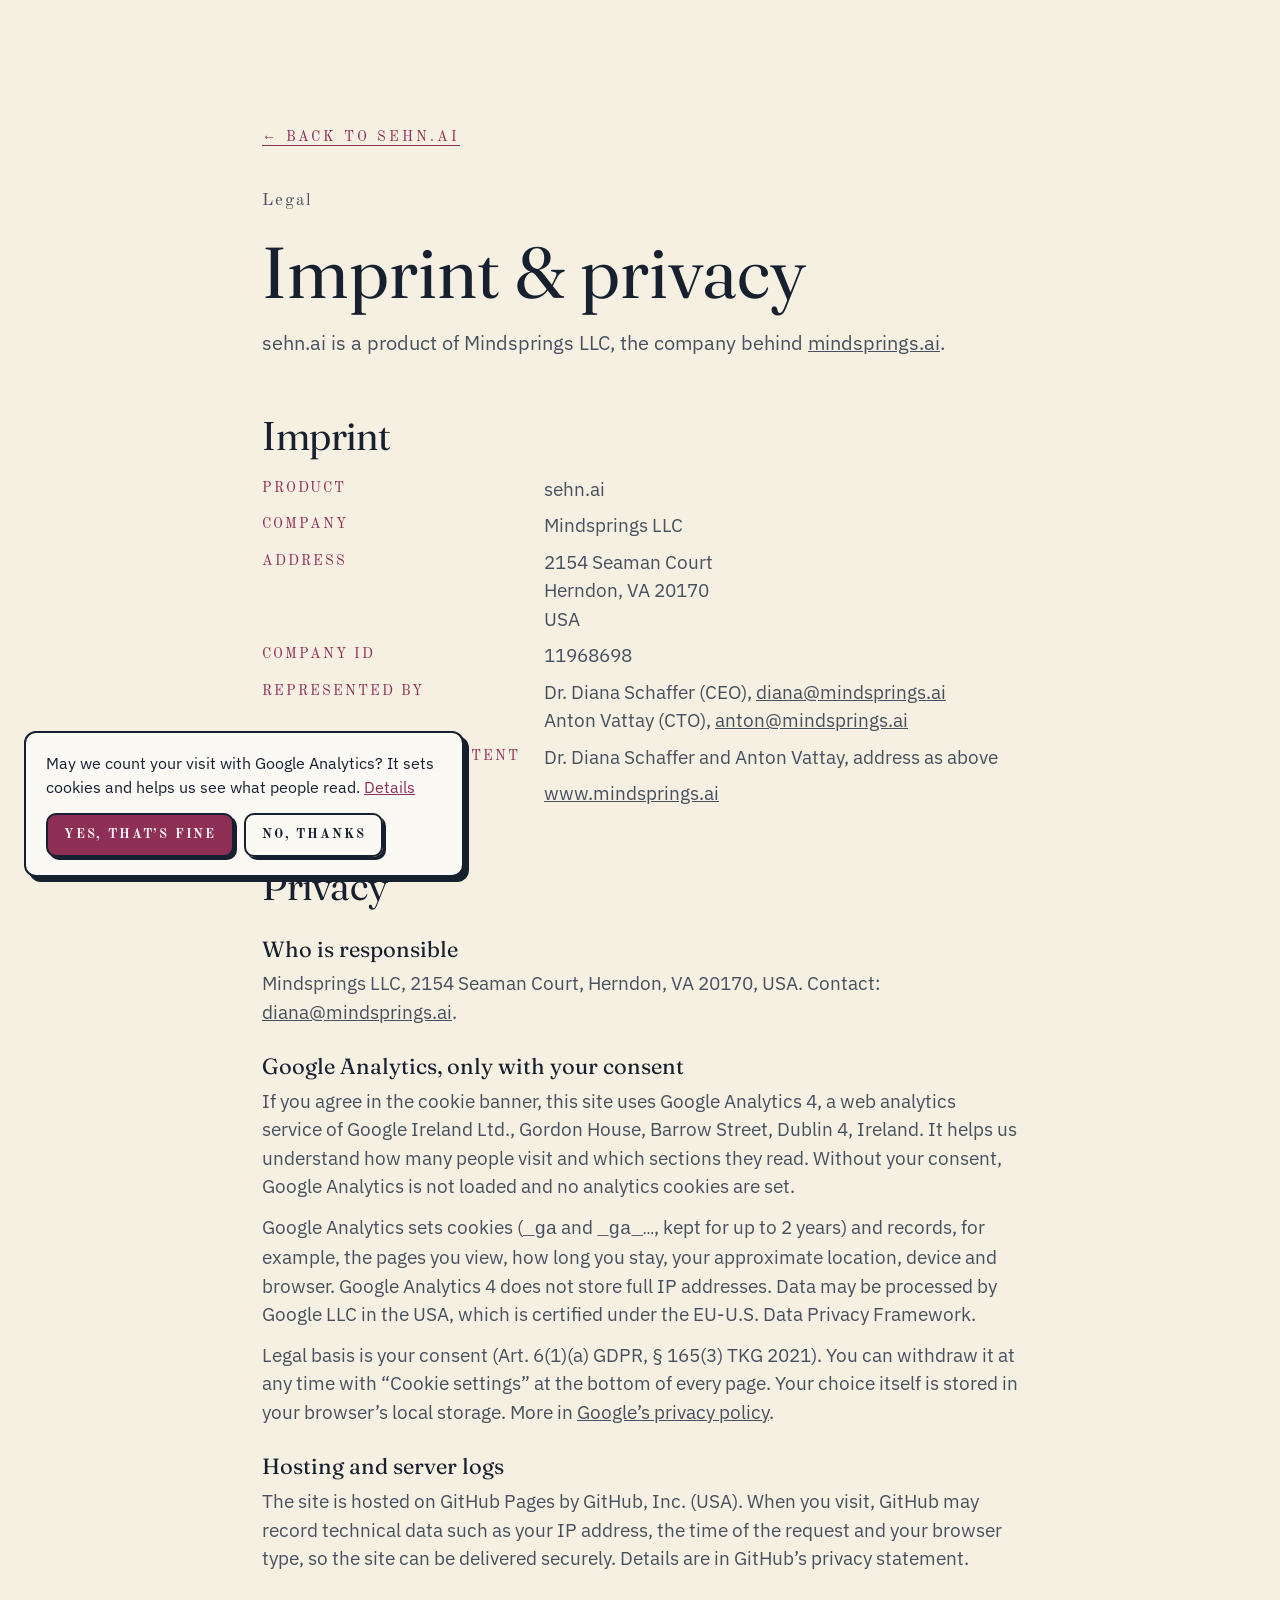
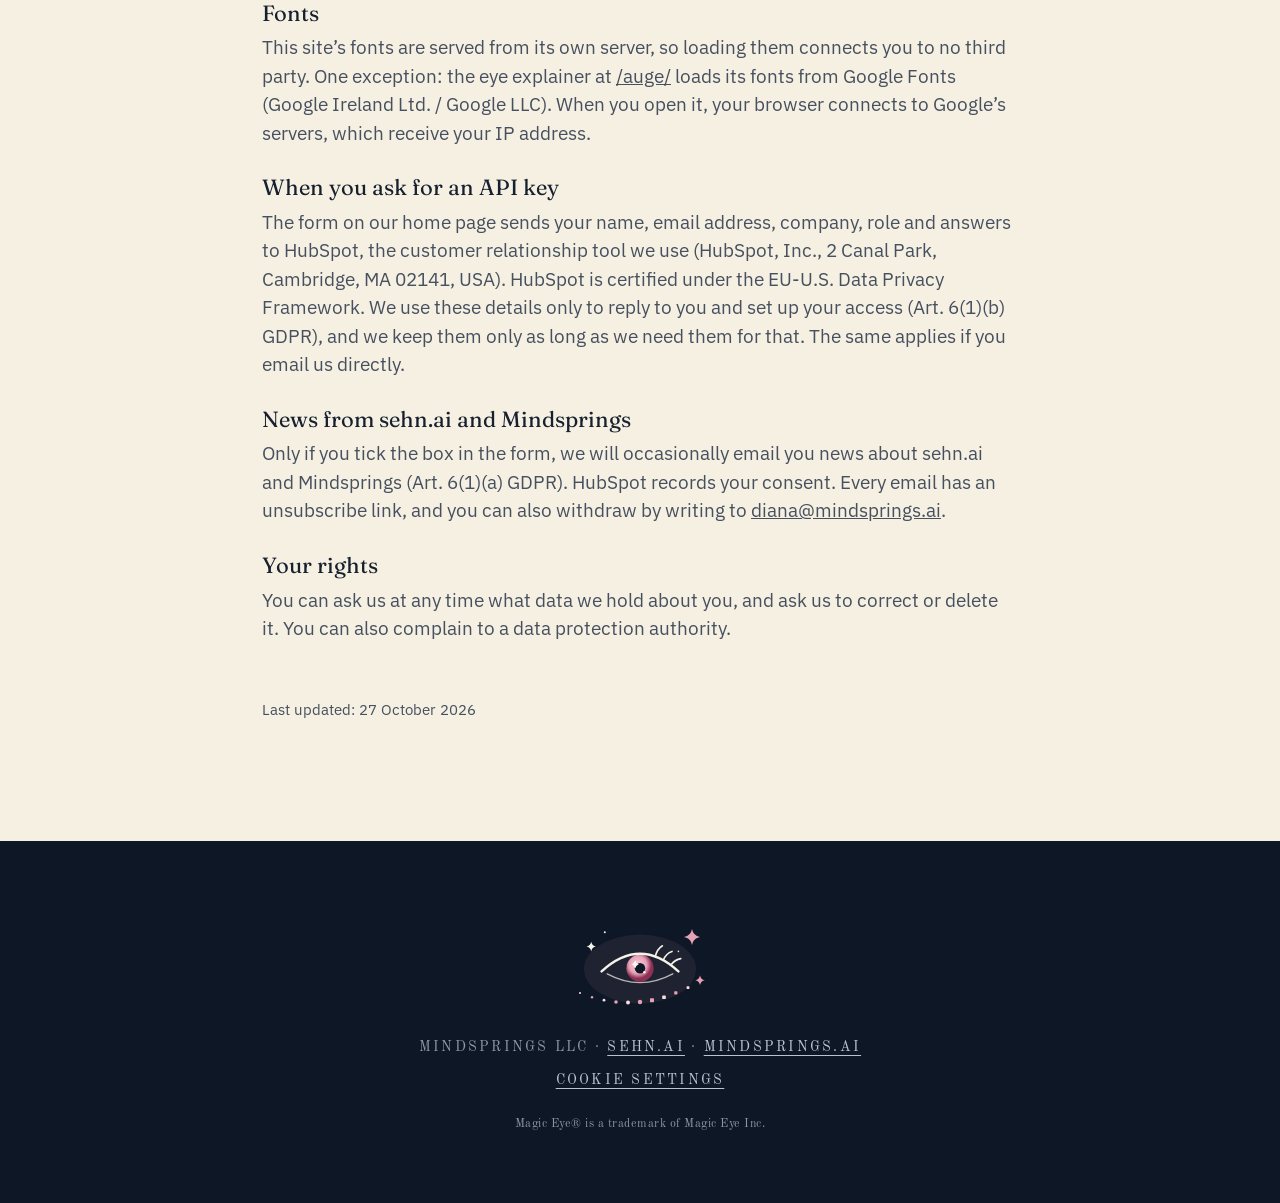
<file: public/imprint.html>
<!doctype html>
<html lang="en">
<head>
  <meta charset="utf-8">
  <meta name="viewport" content="width=device-width, initial-scale=1">
  <title>Imprint &amp; privacy · sehn.ai</title>
  <meta name="description" content="Legal notice and privacy information for sehn.ai, a product of Mindsprings LLC.">
  <meta name="robots" content="noindex">
  <meta name="theme-color" content="#0A111D">
  <link rel="icon" href="favicon.svg" type="image/svg+xml">
  <link rel="icon" href="favicon-32.png" sizes="32x32" type="image/png">
  <link rel="stylesheet" href="styles.css">
  <script src="analytics.js" defer></script>
</head>
<body>
  <main class="section section--light">
    <div class="wrap legal">
      <a class="back" href="./">← Back to sehn.ai</a>
      <p class="eyebrow">Legal</p>
      <h1>Imprint &amp; privacy</h1>
      <p class="lead">sehn.ai is a product of Mindsprings LLC, the company behind <a href="https://mindsprings.ai">mindsprings.ai</a>.</p>

      <h2>Imprint</h2>
      <dl>
        <dt>Product</dt><dd>sehn.ai</dd>
        <dt>Company</dt><dd>Mindsprings LLC</dd>
        <dt>Address</dt><dd>2154 Seaman Court<br>Herndon, VA 20170<br>USA</dd>
        <dt>Company ID</dt><dd>11968698</dd>
        <dt>Represented by</dt><dd>Dr. Diana Schaffer (CEO), <a href="mailto:diana@mindsprings.ai">diana@mindsprings.ai</a><br>Anton Vattay (CTO), <a href="mailto:anton@mindsprings.ai">anton@mindsprings.ai</a></dd>
        <dt>Responsible for content</dt><dd>Dr. Diana Schaffer and Anton Vattay, address as above</dd>
        <dt>Web</dt><dd><a href="https://mindsprings.ai">www.mindsprings.ai</a></dd>
      </dl>

      <h2>Privacy</h2>

      <h3>Who is responsible</h3>
      <p>Mindsprings LLC, 2154 Seaman Court, Herndon, VA 20170, USA. Contact: <a href="mailto:diana@mindsprings.ai">diana@mindsprings.ai</a>.</p>

      <h3 id="analytics">Google Analytics, only with your consent</h3>
      <p>If you agree in the cookie banner, this site uses Google Analytics 4, a web analytics service of Google Ireland Ltd., Gordon House, Barrow Street, Dublin 4, Ireland. It helps us understand how many people visit and which sections they read. Without your consent, Google Analytics is not loaded and no analytics cookies are set.</p>
      <p>Google Analytics sets cookies (<code>_ga</code> and <code>_ga_…</code>, kept for up to 2 years) and records, for example, the pages you view, how long you stay, your approximate location, device and browser. Google Analytics 4 does not store full IP addresses. Data may be processed by Google LLC in the USA, which is certified under the EU-U.S. Data Privacy Framework.</p>
      <p>Legal basis is your consent (Art. 6(1)(a) GDPR, § 165(3) TKG 2021). You can withdraw it at any time with “Cookie settings” at the bottom of every page. Your choice itself is stored in your browser’s local storage. More in <a href="https://policies.google.com/privacy">Google’s privacy policy</a>.</p>

      <h3>Hosting and server logs</h3>
      <p>The site is hosted on GitHub Pages by GitHub, Inc. (USA). When you visit, GitHub may record technical data such as your IP address, the time of the request and your browser type, so the site can be delivered securely. Details are in GitHub’s privacy statement.</p>

      <h3>Fonts</h3>
      <p>This site’s fonts are served from its own server, so loading them connects you to no third party. One exception: the eye explainer at <a href="auge/">/auge/</a> loads its fonts from Google Fonts (Google Ireland Ltd. / Google LLC). When you open it, your browser connects to Google’s servers, which receive your IP address.</p>

      <h3 id="requests">When you ask for an API key</h3>
      <p>The form on our home page sends your name, email address, company, role and answers to HubSpot, the customer relationship tool we use (HubSpot, Inc., 2 Canal Park, Cambridge, MA 02141, USA). HubSpot is certified under the EU-U.S. Data Privacy Framework. We use these details only to reply to you and set up your access (Art. 6(1)(b) GDPR), and we keep them only as long as we need them for that. The same applies if you email us directly.</p>

      <h3 id="newsletter">News from sehn.ai and Mindsprings</h3>
      <p>Only if you tick the box in the form, we will occasionally email you news about sehn.ai and Mindsprings (Art. 6(1)(a) GDPR). HubSpot records your consent. Every email has an unsubscribe link, and you can also withdraw by writing to <a href="mailto:diana@mindsprings.ai">diana@mindsprings.ai</a>.</p>

      <h3>Your rights</h3>
      <p>You can ask us at any time what data we hold about you, and ask us to correct or delete it. You can also complain to a data protection authority.</p>

      <p style="margin-top:56px; font-size:15px">Last updated: 27 October 2026</p>
    </div>
  </main>
  <footer class="section section--dark footer">
    <div class="wrap">
      <img src="assets/brand/logo.svg" width="160" height="104" alt="sehn.ai logo">
      <p>Mindsprings LLC · <a href="./">sehn.ai</a> · <a href="https://mindsprings.ai">mindsprings.ai</a></p>
      <p><button class="footer__link" type="button" data-consent-open hidden>Cookie settings</button></p>
      <p class="tm">Magic Eye® is a trademark of Magic Eye Inc.</p>
    </div>
  </footer>
</body>
</html>
</file>
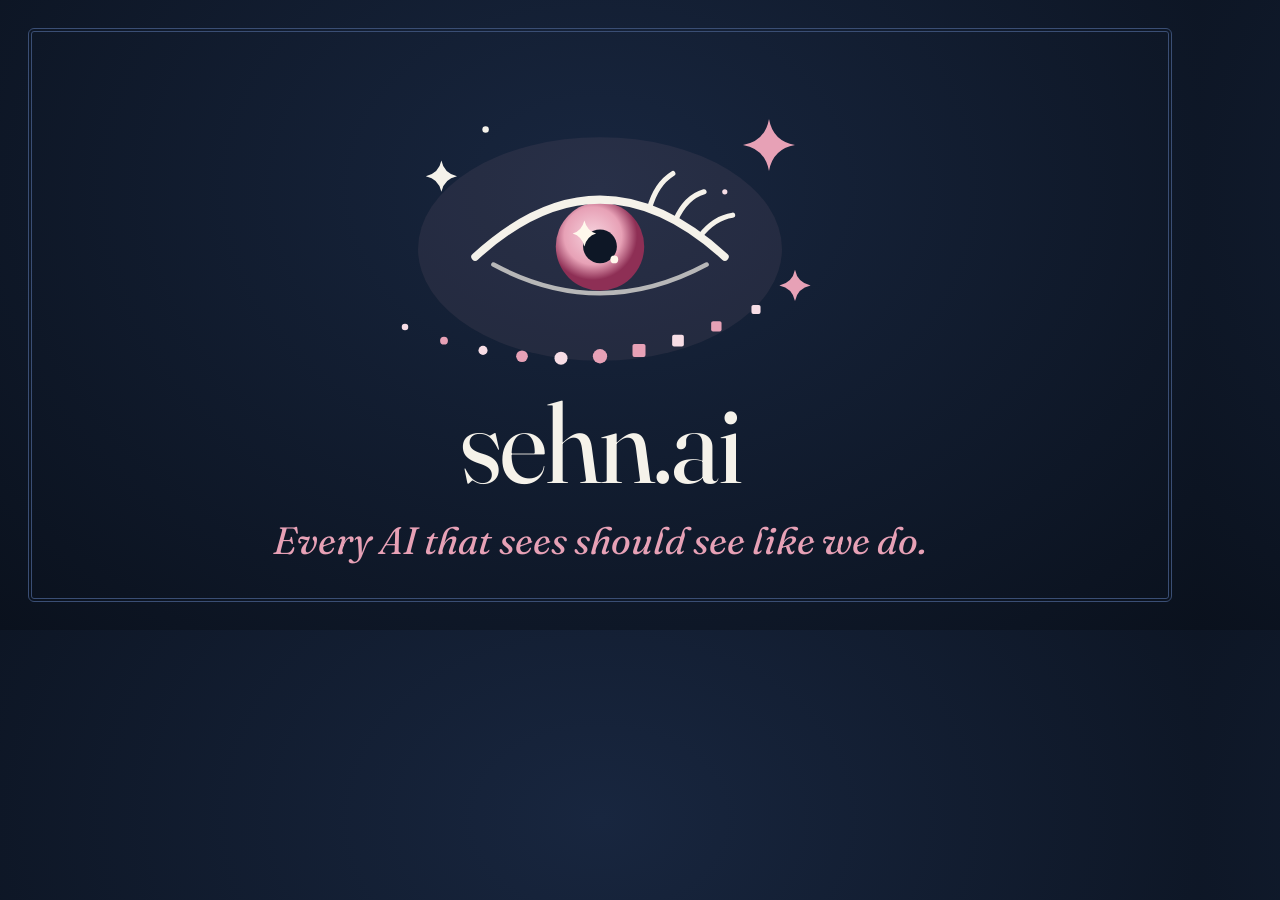
<file: tools/og.html>
<!doctype html><html><head><meta charset="utf-8">
<link href="https://fonts.googleapis.com/css2?family=Courier+Prime&family=Fraunces:ital,opsz,wght@0,9..144,400;1,9..144,400&display=block" rel="stylesheet">
<style>
html,body{margin:0;width:1200px;height:630px;overflow:hidden}
body{background:radial-gradient(ellipse at 50% 30%,#18263F 0%,#0A111D 100%);color:#F5F2EA;font-family:Fraunces,serif;position:relative;display:flex;flex-direction:column;align-items:center;justify-content:center}
body::before{content:"";position:absolute;inset:28px;border:4px double #3A4E74;border-radius:6px}
svg{width:520px;height:auto;margin-bottom:-18px}
h1{font-weight:400;font-size:112px;line-height:1;margin:0;letter-spacing:-2px}
p{font-style:italic;color:#E7A1B6;font-size:38px;margin:18px 0 0}
</style></head><body>
<svg xmlns="http://www.w3.org/2000/svg" viewBox="0 0 400 260" role="img" aria-label="sehn.ai logo: a friendly eye with a rose iris, a sparkle of light and a trail of magic dust turning into pixels"><defs><radialGradient id="irisA" cx="0.42" cy="0.38"><stop offset="0" stop-color="#F7D3DE"/><stop offset="0.65" stop-color="#E7A1B6"/><stop offset="1" stop-color="#8E2F55"/></radialGradient></defs><ellipse cx="200" cy="140" rx="140" ry="86" fill="#E7A1B6" opacity="0.08"/><circle cx="200" cy="138" r="34" fill="url(#irisA)"/><circle cx="200" cy="138" r="13" fill="#0E1726"/><path d="M188,118 Q190,126 197,128 Q190,130 188,138 Q186,130 179,128 Q186,126 188,118 Z" fill="#FFF8EC"/><circle cx="211" cy="148" r="3" fill="#FFF8EC"/><path d="M104,146 Q200,58 296,146" fill="none" stroke="#F5F2EA" stroke-width="6" stroke-linecap="round"/><path d="M118,152 Q200,196 282,152" fill="none" stroke="#F5F2EA" stroke-width="3.5" stroke-linecap="round" opacity="0.7"/><g fill="none" stroke="#F5F2EA" stroke-width="4" stroke-linecap="round"><path d="M238,109 Q243,90 256,82"/><path d="M258,118 Q266,100 280,96"/><path d="M277,130 Q288,116 302,114"/></g><g fill="#F7DDE5"><circle cx="50" cy="200" r="2.5"/><circle cx="110" cy="218" r="3.5"/><circle cx="170" cy="224" r="5"/></g><g fill="#E7A1B6"><circle cx="80" cy="210.5" r="3"/><circle cx="140" cy="222.5" r="4.5"/><circle cx="200" cy="222.5" r="5.5"/><rect x="225" y="213" width="10" height="10" rx="1.5"/><rect x="285.5" y="195.5" width="8" height="8" rx="1.5"/></g><g fill="#F7DDE5"><rect x="255.5" y="206" width="9" height="9" rx="1.5"/><rect x="316.5" y="183" width="7" height="7" rx="1.5"/></g><path d="M350,156 Q352,166 362,168 Q352,170 350,180 Q348,170 338,168 Q348,166 350,156 Z" fill="#E7A1B6"/><path d="M330,40 Q333,57 350,60 Q333,63 330,80 Q327,63 310,60 Q327,57 330,40 Z" fill="#E7A1B6"/><path d="M78,72 Q80,82 90,84 Q80,86 78,96 Q76,86 66,84 Q76,82 78,72 Z" fill="#F5F2EA"/><circle cx="112" cy="48" r="2.5" fill="#F5F2EA"/><circle cx="296" cy="96" r="2" fill="#F7DDE5"/></svg>
<h1>sehn.ai</h1><p>Every AI that sees should see like we do.</p>
</body></html>
</file>
<file: public/styles.css>
/* sehn.ai: vintage hand-drawn, plum & dusty rose, now with things to touch */

/* ---------- fonts, served from here (see assets/fonts/README.md) ----------
   Fraunces for headings, IBM Plex Sans to read, and for every label Old Standard TT, a revival of the Modern roman
   of late-19th-century science books, the lettering of Cajal's plates. Latin only. */
@font-face { font-family: "Fraunces"; src: url("assets/fonts/fraunces.woff2") format("woff2"); font-weight: 300 700; font-style: normal; font-display: swap; unicode-range: U+0000-00FF, U+0131, U+0152-0153, U+02BB-02BC, U+02C6, U+02DA, U+02DC, U+0304, U+0308, U+0329, U+2000-206F, U+20AC, U+2122, U+2191, U+2193, U+2212, U+2215, U+FEFF, U+FFFD; }
@font-face { font-family: "Fraunces"; src: url("assets/fonts/fraunces-italic.woff2") format("woff2"); font-weight: 300 700; font-style: italic; font-display: swap; unicode-range: U+0000-00FF, U+0131, U+0152-0153, U+02BB-02BC, U+02C6, U+02DA, U+02DC, U+0304, U+0308, U+0329, U+2000-206F, U+20AC, U+2122, U+2191, U+2193, U+2212, U+2215, U+FEFF, U+FFFD; }
@font-face { font-family: "IBM Plex Sans"; src: url("assets/fonts/plex-sans.woff2") format("woff2"); font-weight: 400 600; font-style: normal; font-display: swap; unicode-range: U+0000-00FF, U+0131, U+0152-0153, U+02BB-02BC, U+02C6, U+02DA, U+02DC, U+0304, U+0308, U+0329, U+2000-206F, U+20AC, U+2122, U+2191, U+2193, U+2212, U+2215, U+FEFF, U+FFFD; }
@font-face { font-family: "IBM Plex Sans"; src: url("assets/fonts/plex-sans-italic.woff2") format("woff2"); font-weight: 400; font-style: italic; font-display: swap; unicode-range: U+0000-00FF, U+0131, U+0152-0153, U+02BB-02BC, U+02C6, U+02DA, U+02DC, U+0304, U+0308, U+0329, U+2000-206F, U+20AC, U+2122, U+2191, U+2193, U+2212, U+2215, U+FEFF, U+FFFD; }
@font-face { font-family: "Old Standard TT"; src: url("assets/fonts/old-standard.woff2") format("woff2"); font-weight: 400; font-style: normal; font-display: swap; unicode-range: U+0000-00FF, U+0131, U+0152-0153, U+02BB-02BC, U+02C6, U+02DA, U+02DC, U+0304, U+0308, U+0329, U+2000-206F, U+20AC, U+2122, U+2191, U+2193, U+2212, U+2215, U+FEFF, U+FFFD; }
@font-face { font-family: "Old Standard TT"; src: url("assets/fonts/old-standard-italic.woff2") format("woff2"); font-weight: 400; font-style: italic; font-display: swap; unicode-range: U+0000-00FF, U+0131, U+0152-0153, U+02BB-02BC, U+02C6, U+02DA, U+02DC, U+0304, U+0308, U+0329, U+2000-206F, U+20AC, U+2122, U+2191, U+2193, U+2212, U+2215, U+FEFF, U+FFFD; }
@font-face { font-family: "Old Standard TT"; src: url("assets/fonts/old-standard-bold.woff2") format("woff2"); font-weight: 700; font-style: normal; font-display: swap; unicode-range: U+0000-00FF, U+0131, U+0152-0153, U+02BB-02BC, U+02C6, U+02DA, U+02DC, U+0304, U+0308, U+0329, U+2000-206F, U+20AC, U+2122, U+2191, U+2193, U+2212, U+2215, U+FEFF, U+FFFD; }

:root {
  /* dark sections (night blue) */
  --night-1: #18263F;
  --night-2: #0A111D;
  --night-card: #16233A;
  --night-card-2: #16202E;
  --night-line: #2A3A52;
  --night-frame: #3A4E74;
  --on-dark: #F5F2EA;
  --on-dark-2: #B9C3D0;
  --on-dark-3: #8C96A5;

  /* light sections (old paper) */
  --paper-1: #FBF7EE;
  --paper-2: #ECE2CD;
  --paper-bg: #F6F0E3;     /* flat paper between paper-1 and paper-2, so sections flow into each other */
  --paper-card: #FBF9F4;
  --paper-cream: #FFFDF7;
  --paper-line: #D9D3C5;
  --paper-frame: #BFA77F;
  --paper-dash: #CDBB9C;
  --ink: #16202E;
  --ink-2: #46505E;
  --ink-3: #5F6775;

  /* accents */
  --plum: #8E2F55;
  --plum-deep: #6E2A47;
  --plum-mid: #9C4466;
  --plum-line: #B4506F;
  --plum-track: #7E3352;
  --rose: #E7A1B6;
  --rose-pale: #F7DDE5;
  --rose-soft: #F3D6DF;
  --rose-frame: #D8A3B7;
  --rose-white: #FBF2F5;

  /* illustration ink */
  --sketch-ink: #3B2A1E;
  --sketch-tan: #E9C9A0;
  --sketch-sand: #F3E3C6;

  --serif: "Fraunces", Georgia, "Times New Roman", serif;
  --sans: "IBM Plex Sans", system-ui, -apple-system, "Segoe UI", sans-serif;
  --label: "Old Standard TT", "Times New Roman", serif;

  --header-h: 68px;
  --shadow-paper: 0 1px 0 rgba(59, 42, 30, .06), 0 10px 24px -12px rgba(59, 42, 30, .28);
}

/* ---------- base ---------- */
*, *::before, *::after { box-sizing: border-box; }
html { -webkit-text-size-adjust: 100%; scroll-behavior: smooth; scroll-padding-top: calc(var(--header-h) + 12px); }
body {
  margin: 0; background: var(--paper-bg); color: var(--ink);
  font-family: var(--sans); font-size: 18px; line-height: 1.5; overflow-x: hidden;
}
@media (min-width: 900px) { body { font-size: 19px; } }
img, svg { display: block; max-width: 100%; }
h1, h2, h3 { font-family: var(--serif); font-weight: 400; line-height: 1.12; margin: 0; }
h1, h2 { font-weight: 380; font-variation-settings: "opsz" 72; }   /* sharper, like an engraved title */
h2 { font-size: clamp(34px, 4.6vw, 56px); letter-spacing: -0.01em; }
h3 { font-size: clamp(22px, 2.2vw, 28px); }
p { margin: 0; }
a { color: inherit; }
button { font: inherit; color: inherit; }
:focus-visible { outline: 3px solid var(--rose); outline-offset: 3px; border-radius: 6px; }
.visually-hidden {
  position: absolute; width: 1px; height: 1px; margin: -1px; padding: 0;
  overflow: hidden; clip: rect(0 0 0 0); white-space: nowrap; border: 0;
}
.skip-link {
  position: absolute; left: 16px; top: -60px; z-index: 100;
  background: var(--rose); color: var(--ink); padding: 10px 16px; border-radius: 8px;
  font-family: var(--label); text-decoration: none;
}
.skip-link:focus { top: 12px; }

.wrap { position: relative; max-width: 1200px; margin: 0 auto; padding: 0 16px; }
@media (min-width: 721px) { .wrap { padding: 0 32px; } }

/* ---------- sections ---------- */
.section { position: relative; padding: 88px 0; }
@media (min-width: 721px) { .section { padding: 120px 0; } }
.section--light { background: var(--paper-bg); color: var(--ink); }
.section--dark  { background: radial-gradient(ellipse at 50% 30%, #18263F 0%, #0A111D 100%); color: var(--on-dark); }
.section--dark-left { background: radial-gradient(ellipse at 30% 30%, #18263F 0%, #0A111D 100%); color: var(--on-dark); }
.section--plum  { background: radial-gradient(ellipse at 50% 30%, #9C4466 0%, #6E2A47 100%); color: var(--rose-white); }
.section--tight-top { padding-top: 24px; }

/* torn / wavy edges where dark meets paper */
.edge { position: absolute; left: 0; right: 0; height: 28px; pointer-events: none;
  background-repeat: repeat-x; background-size: 1200px 28px; }
.edge--bottom { bottom: -1px;
  background-image: url("data:image/svg+xml,%3Csvg xmlns='http://www.w3.org/2000/svg' viewBox='0 0 1200 28' preserveAspectRatio='none'%3E%3Cpath d='M0,28 L0,14 Q75,4 150,14 T300,12 T450,16 T600,11 T750,15 T900,10 T1050,15 T1200,14 L1200,28 Z' fill='%23F6F0E3'/%3E%3C/svg%3E"); }
.edge--top { top: -1px;
  background-image: url("data:image/svg+xml,%3Csvg xmlns='http://www.w3.org/2000/svg' viewBox='0 0 1200 28' preserveAspectRatio='none'%3E%3Cpath d='M0,0 L0,14 Q75,24 150,14 T300,16 T450,12 T600,17 T750,13 T900,18 T1050,13 T1200,14 L1200,0 Z' fill='%23F6F0E3'/%3E%3C/svg%3E"); }
.edge--bottom-night { bottom: -1px;
  background-image: url("data:image/svg+xml,%3Csvg xmlns='http://www.w3.org/2000/svg' viewBox='0 0 1200 28' preserveAspectRatio='none'%3E%3Cpath d='M0,28 L0,14 Q75,4 150,14 T300,12 T450,16 T600,11 T750,15 T900,10 T1050,15 T1200,14 L1200,28 Z' fill='%230E1726'/%3E%3C/svg%3E"); }

.eyebrow {
  font-family: var(--label); letter-spacing: .12em;
  font-size: 17px; color: var(--plum); margin-bottom: 18px;
  display: flex; align-items: center; gap: 10px;
}
.eyebrow[data-n]::before { content: attr(data-n) ". \2014"; letter-spacing: .04em; }   /* the section's plate number: "III. —" */
.section--dark .eyebrow, .section--dark-left .eyebrow { color: var(--rose); }
.section--plum .eyebrow { color: var(--rose-pale); }

.lead { color: var(--ink-2); font-size: 1.05em; max-width: 36em; }
.section--dark .lead, .section--dark-left .lead { color: var(--on-dark-2); }
.section--plum .lead { color: var(--rose-white); opacity: .92; }

/* heading left, text right (like a magazine spread) */
.split-head { display: grid; gap: 20px; margin-bottom: 56px; align-items: end; }
@media (min-width: 960px) { .split-head { grid-template-columns: 1.15fr 1fr; gap: 72px; } .split-head .lead { padding-bottom: 6px; } }

/* notes in the margin: a small italic, and a dotted leader (#arrow) to what they are about */
.note {
  font-family: var(--label); font-style: italic; font-weight: 400; font-size: 19px; line-height: 1.2; color: var(--plum);
  display: inline-flex; align-items: center; gap: 8px;
}
.section--dark .note, .section--dark-left .note, .site-header .note { color: var(--rose); }
.section--plum .note { color: var(--rose-pale); }
.note svg { width: 46px; height: 30px; flex: none; }

/* ---------- cards, chips ---------- */
.card { background: var(--paper-card); border: 1px solid var(--paper-line); border-radius: 16px; padding: 24px; }
.card--dark { background: var(--night-card-2); border-color: var(--night-line); color: var(--on-dark); }
@media (min-width: 721px) { .card { padding: 32px; } }
.chips { display: flex; flex-wrap: wrap; gap: 8px; padding: 0; margin: 0; list-style: none; }
.chip {
  background: var(--paper-cream); border: 1px solid var(--paper-line); border-radius: 999px;
  padding: 5px 14px; font-size: 15px; color: var(--ink); white-space: nowrap;
}
.chip--soon { background: transparent; border-style: dashed; border-color: var(--paper-dash); color: var(--ink-2); }
.card--dark .chip, .chat .chip { background: transparent; border-color: var(--night-frame); color: var(--on-dark); }

/* ---------- buttons ---------- */
.btn {
  display: inline-flex; align-items: center; gap: 10px; text-decoration: none; cursor: pointer;
  font-family: var(--label); text-transform: uppercase; letter-spacing: .14em; font-size: 15px; font-weight: 700;
  padding: 14px 24px; border-radius: 10px; border: 2px solid var(--ink);
  box-shadow: 4px 4px 0 var(--ink);
  transition: transform .15s ease, box-shadow .15s ease, background-color .2s ease;
}
.btn:hover { transform: translate(-1px, -1px); box-shadow: 5px 5px 0 var(--ink); }
.btn:active { transform: translate(3px, 3px); box-shadow: 1px 1px 0 var(--ink); }
.btn--rose { background: var(--rose); color: var(--ink); }
.btn--plum { background: var(--plum); color: var(--rose-white); }
.btn--ghost { background: transparent; color: var(--on-dark); border-color: var(--night-frame); box-shadow: none; }
.btn--ghost:hover { border-color: var(--rose); color: var(--rose); box-shadow: none; }
.btn--light { background: var(--rose-white); color: var(--plum-deep); border-color: var(--plum-deep); box-shadow: 4px 4px 0 var(--plum-deep); }
.btn--light:hover { box-shadow: 5px 5px 0 var(--plum-deep); }
.btn--small { padding: 10px 16px; font-size: 13px; box-shadow: 3px 3px 0 var(--ink); }
.btn svg { width: 14px; height: 14px; }

/* ---------- header ---------- */
.site-header {
  position: sticky; top: 0; z-index: 50; height: var(--header-h);
  background: rgba(10, 17, 29, .9); color: var(--on-dark);
  -webkit-backdrop-filter: blur(10px); backdrop-filter: blur(10px);
  border-bottom: 1px solid var(--night-line);
}
.site-header .wrap { height: 100%; display: flex; align-items: center; gap: 24px; }
.brand { display: flex; align-items: center; gap: 10px; text-decoration: none; margin-right: auto; }
.brand img { width: 46px; height: auto; }
.brand span { font-family: var(--serif); font-size: 26px; letter-spacing: -0.01em; }
.site-nav { display: none; gap: 4px; }
@media (min-width: 900px) { .site-nav { display: flex; } }
.site-nav a {
  text-decoration: none; color: var(--on-dark-2); font-size: 16px; padding: 8px 12px; border-radius: 8px;
  transition: color .2s ease, background-color .2s ease;
}
.site-nav a:hover { color: var(--on-dark); background: rgba(255, 255, 255, .05); }
.site-nav a.is-active { color: var(--rose); }
.site-header .btn { border-color: var(--rose); box-shadow: 3px 3px 0 var(--plum); }
.site-header .btn:hover { box-shadow: 4px 4px 0 var(--plum); }

/* ---------- hero ---------- */
.hero { padding: 56px 0 112px; overflow: hidden; }
@media (min-width: 960px) { .hero { padding: 72px 0 140px; } }
.hero__grid { display: grid; gap: 24px; align-items: center; }
@media (min-width: 960px) { .hero__grid { grid-template-columns: 1.05fr 1fr; gap: 40px; } }
.hero__art { position: relative; order: -1; max-width: 420px; margin: 0 auto; width: 100%; }
@media (min-width: 960px) { .hero__art { order: 0; max-width: 580px; } }
.hero__logo { width: 100%; height: auto; }
.hero__art .note { position: absolute; right: 2%; bottom: 4%; }
.hero__art .note svg { transform: scaleX(-1) rotate(10deg); }
.hero h1 { font-size: clamp(46px, 7vw, 92px); letter-spacing: -0.02em; color: var(--on-dark); }
.hero h1 em { color: var(--rose); }
.hero__sub { color: var(--on-dark-2); max-width: 30em; margin-top: 24px; font-size: 1.1em; }
.hero__tagline { font-family: var(--serif); font-style: italic; color: var(--rose); font-size: clamp(20px, 2vw, 24px); margin-top: 22px; }
.hero__ctas { display: flex; flex-wrap: wrap; align-items: center; gap: 16px 24px; margin-top: 36px; }
.hero__pron { margin-top: 34px; display: flex; align-items: center; gap: 14px; color: var(--on-dark-3); font-size: 15px; }
.hero__pron .note { font-size: 20px; }
.hero .eyebrow { color: var(--rose); }

/* logo motion */
.logo-star { animation: twinkle 4s ease-in-out infinite; }
.logo-star.s2 { animation-duration: 3.4s; animation-delay: -1.2s; }
.logo-star.s3 { animation-duration: 4.6s; animation-delay: -2.1s; }
.logo-star.s4 { animation-duration: 3s;   animation-delay: -.6s; }
.logo-star.s5 { animation-duration: 5s;   animation-delay: -3s; }
@keyframes twinkle { 0%, 100% { opacity: 1; } 50% { opacity: .35; } }
.logo-dust > * > * { animation: dust-in .7s ease-out both; animation-delay: calc(.6s + var(--i) * .12s); }
@keyframes dust-in { from { opacity: 0; } to { opacity: 1; } }
.iris { will-change: transform; }

/* ---------- problem: puzzle ---------- */
.puzzle-layout { display: grid; gap: 40px; align-items: start; }
@media (min-width: 960px) { .puzzle-layout { grid-template-columns: 1.35fr 1fr; gap: 56px; } }
.puzzle-card { position: relative; padding: 18px; background: var(--paper-cream); box-shadow: var(--shadow-paper); transform: rotate(-.6deg); }
@media (min-width: 721px) { .puzzle-card { padding: 28px; } }
.tape {
  position: absolute; top: -12px; left: 50%; width: 110px; height: 24px; transform: translateX(-50%) rotate(-2deg);
  background: rgba(231, 161, 182, .55); border-left: 2px dotted rgba(255, 255, 255, .6); border-right: 2px dotted rgba(255, 255, 255, .6);
}
.puzzle { position: relative; aspect-ratio: 480 / 300; }
.puzzle > svg { width: 100%; height: 100%; overflow: visible; }
.puzzle .tile { transition: transform .7s cubic-bezier(.3, 1.4, .5, 1); transform-box: fill-box; transform-origin: center; }
.puzzle .tile-edge { opacity: 0; transition: opacity .4s ease; }
.puzzle.is-patched .tile { transform: translate(calc(var(--dx) * 1px), calc(var(--dy) * 1px)) rotate(calc(var(--r) * 1deg)) scale(.86); }
.puzzle.is-patched .tile-edge { opacity: 1; }
.trace { fill: none; stroke: var(--plum); stroke-width: 6; stroke-linecap: round; stroke-dasharray: 900; stroke-dashoffset: 900; opacity: .85; }
.trace.is-drawing { animation: draw 1.6s ease-in-out forwards; }
@keyframes draw { to { stroke-dashoffset: 0; } }
.puzzle.is-patched .trace { opacity: 0; }

.pz-label, .pz-box {
  position: absolute; transform: translate(-50%, -50%);
  font-family: var(--label); font-weight: 700; color: var(--ink); line-height: 1;
  transition: opacity .3s ease;
}
.pz-label { font-size: clamp(12px, 2.2vw, 16px); pointer-events: none; }
.pz-box {
  width: 14%; height: 19%; border-radius: 10px; border: 2px solid transparent; background: transparent; cursor: pointer;
  font-size: clamp(14px, 2.6vw, 20px); display: grid; place-items: center;
}
.pz-box:hover { border-color: var(--plum); background: rgba(231, 161, 182, .25); }
.pz-box.is-right { border-color: var(--plum); background: rgba(231, 161, 182, .5); }
.pz-box.is-wrong { animation: shake .4s ease; }
@keyframes shake { 25% { transform: translate(-56%, -50%); } 75% { transform: translate(-44%, -50%); } }
.puzzle.is-patched .pz-label, .puzzle.is-patched .pz-box { opacity: 0; pointer-events: none; }

.puzzle-bar { display: flex; flex-wrap: wrap; align-items: center; justify-content: space-between; gap: 12px 20px; margin-top: 18px; }
.puzzle-q { font-family: var(--serif); font-size: 22px; }
.switch { display: inline-flex; align-items: center; gap: 10px; cursor: pointer; background: none; border: 0; padding: 4px; font-size: 15px; color: var(--ink-2); }
.switch__track { position: relative; width: 46px; height: 26px; border-radius: 99px; background: var(--paper-line); border: 2px solid var(--ink); transition: background-color .2s ease; flex: none; }
.switch__track::after { content: ""; position: absolute; top: 2px; left: 2px; width: 18px; height: 18px; border-radius: 50%; background: var(--paper-cream); border: 2px solid var(--ink); transition: transform .25s cubic-bezier(.3, 1.4, .5, 1); }
.switch[aria-pressed="true"] .switch__track { background: var(--rose); }
.switch[aria-pressed="true"] .switch__track::after { transform: translateX(20px); }
.chat .switch { color: var(--on-dark-2); }
.chat .switch__track { border-color: var(--on-dark-2); background: var(--night-line); }
.chat .switch__track::after { border-color: var(--on-dark-2); background: var(--on-dark); }
.chat .switch[aria-pressed="true"] .switch__track { background: var(--rose); }

.puzzle-feedback { min-height: 3em; margin-top: 14px; color: var(--ink-2); font-size: 17px; }
.puzzle-feedback strong { color: var(--plum); font-weight: 600; }
.problem-side p + p { margin-top: 18px; }
.problem-side .note { margin-top: 28px; }
.patch-caption { display: none; font-family: var(--label); font-size: 13px; letter-spacing: 2px; text-transform: uppercase; color: var(--plum); margin-top: 6px; }
.puzzle-card.is-patched .patch-caption { display: block; }

/* ---------- how it works: steps + chat ---------- */
.how { display: grid; gap: 40px; align-items: start; }
@media (min-width: 960px) { .how { grid-template-columns: .9fr 1.25fr; gap: 64px; } }
.steps-v { list-style: none; margin: 0; padding: 0; display: grid; gap: 0; }
.steps-v > li { display: grid; grid-template-columns: 48px 1fr; gap: 16px; padding: 20px 0; border-bottom: 1px dashed var(--paper-dash); }
.steps-v > li:first-child { padding-top: 0; }
.steps-v > li:last-child { border-bottom: 0; }
.steps-v .num { font-family: var(--label); font-size: 22px; color: var(--plum); letter-spacing: 2px; padding-top: 2px; }
.steps-v h3 { font-size: 24px; margin-bottom: 8px; }
.steps-v p { color: var(--ink-2); font-size: 17px; }
.steps-v .chips { margin-top: 10px; }
.steps-v .quote { font-family: var(--serif); font-style: italic; color: var(--plum); font-size: 20px; }

.chat {
  position: relative; background: var(--night-card-2); color: var(--on-dark); border-radius: 18px;
  border: 1px solid var(--night-line); box-shadow: 0 24px 48px -24px rgba(10, 17, 29, .55); overflow: hidden;
}
.chat__bar { display: flex; align-items: center; gap: 8px; padding: 12px 18px; border-bottom: 1px solid var(--night-line); }
.chat__bar i { width: 10px; height: 10px; border-radius: 50%; background: var(--night-frame); }
.chat__bar span { margin-left: auto; margin-right: auto; font-family: var(--label); font-size: 13px; letter-spacing: 2px; color: var(--on-dark-3); text-transform: uppercase; }
.chat__tabs { display: flex; flex-wrap: wrap; gap: 8px; padding: 16px 18px 0; }
.chat__tab {
  cursor: pointer; border: 1px solid var(--night-frame); background: transparent; color: var(--on-dark-2);
  border-radius: 99px; padding: 6px 14px; font-size: 14px; transition: all .2s ease;
}
.chat__tab:hover { color: var(--on-dark); border-color: var(--on-dark-3); }
.chat__tab[aria-selected="true"] { background: var(--rose); border-color: var(--rose); color: var(--ink); }
.chat__body { padding: 20px 18px 8px; min-height: 360px; display: flex; flex-direction: column; gap: 14px; }
@media (min-width: 721px) { .chat__body { padding: 24px 28px 8px; } }
.bubble { max-width: 88%; padding: 12px 16px; border-radius: 16px; font-size: 16px; line-height: 1.45; animation: pop .35s ease both; }
@keyframes pop { from { opacity: 0; transform: translateY(8px) scale(.98); } to { opacity: 1; transform: none; } }
.bubble--user { align-self: flex-end; background: var(--paper-cream); color: var(--ink); border-bottom-right-radius: 4px; }
.bubble--user svg { width: 100%; max-width: 220px; height: auto; margin-top: 10px; border-radius: 8px; background: var(--sketch-sand); }
.bubble--agent { align-self: flex-start; background: var(--night-card); border: 1px solid var(--night-line); border-bottom-left-radius: 4px; }
.bubble--agent.is-right { background: var(--rose-soft); color: var(--plum-deep); border-color: var(--rose-frame); font-family: var(--serif); font-size: 20px; font-style: italic; }
.bubble__tag { display: block; font-family: var(--label); font-size: 18px; font-style: italic; margin-top: 4px; }
.bubble--agent .bubble__tag { color: var(--on-dark-3); }
.bubble--agent.is-right .bubble__tag { color: var(--plum); }
.toolcall { align-self: flex-start; display: flex; flex-wrap: wrap; align-items: center; gap: 8px; font-family: var(--label); font-size: 13px; letter-spacing: 1px; color: var(--rose); animation: pop .35s ease both; }
.typing { align-self: flex-start; display: inline-flex; gap: 5px; padding: 14px 16px; border-radius: 16px; background: var(--night-card); border: 1px solid var(--night-line); }
.typing i { width: 7px; height: 7px; border-radius: 50%; background: var(--on-dark-3); animation: blink 1s infinite; }
.typing i:nth-child(2) { animation-delay: .15s; } .typing i:nth-child(3) { animation-delay: .3s; }
@keyframes blink { 0%, 100% { opacity: .3; } 50% { opacity: 1; } }
.chat__foot { display: flex; flex-wrap: wrap; align-items: center; justify-content: space-between; gap: 10px; padding: 14px 18px 18px; border-top: 1px solid var(--night-line); }
.chat__foot small { color: var(--on-dark-3); font-size: 13px; }
.chat-wrap { position: relative; }
.chat-wrap > .note { position: absolute; right: 8px; top: -40px; }
@media (max-width: 720px) { .chat-wrap > .note { position: static; margin: 0 0 8px; } }

/* ---------- evidence ---------- */
.evidence { padding-top: 140px; padding-bottom: 150px; }
.chart { display: grid; gap: 26px; margin: 0; padding: 0; list-style: none; }
.chart__row { display: grid; gap: 10px; }
@media (min-width: 960px) { .chart__row { grid-template-columns: 340px 520px auto; align-items: center; gap: 28px; } }
.chart__label small { display: block; color: var(--on-dark-3); font-family: var(--label); font-size: 13px; letter-spacing: 2px; text-transform: uppercase; margin-top: 2px; }
.chart__track { display: block; width: 260px; height: 28px; background: #2A3A52; border-radius: 8px; overflow: hidden; }
.chart__bar { display: block; height: 100%; background: #8C96A5; border-radius: 8px; transition: width 1.2s cubic-bezier(.2, .8, .2, 1); }
.chart__bar--ours { background: #E7A1B6; }
/* fixed pixel widths: 260px track on phones, 520px on desktop (32%, 34%, 87%) */
.w32 { width: 82px; }  .w34 { width: 87px; }  .w87 { width: 225px; }
@media (min-width: 960px) {
  .chart__track { width: 520px; }
  .w32 { width: 164px; } .w34 { width: 174px; } .w87 { width: 450px; }
}
.js .chart:not(.is-visible) .chart__bar { width: 0; }
.chart__row:nth-child(2) .chart__bar { transition-delay: .15s; }
.chart__row:nth-child(3) .chart__bar { transition-delay: .3s; }
.chart__value { font-family: var(--label); font-size: 18px; color: var(--on-dark-2); letter-spacing: 1px; }
.chart__value strong { color: var(--on-dark); font-size: 22px; }
.chart__row--ours .chart__value strong, .chart__row--ours .chart__label { color: var(--rose); }
.chart-title { font-size: 24px; color: var(--on-dark); margin-bottom: 28px; }
.chart-note { margin-top: 28px; color: var(--on-dark-3); font-size: 16px; max-width: 720px; }
.evidence__foot { display: flex; flex-wrap: wrap; align-items: center; gap: 20px 40px; margin-top: 48px; }
.honest { padding: 18px 22px; border: 2px dashed var(--night-frame); border-radius: 10px; color: var(--on-dark-2); max-width: 720px; }
.honest b { font-family: var(--label); text-transform: uppercase; letter-spacing: 3px; font-size: 13px; color: var(--rose); display: block; margin-bottom: 6px; }

/* ---------- markets: sticky notes ---------- */
.markets { display: grid; gap: 28px 22px; grid-template-columns: repeat(auto-fit, minmax(190px, 1fr)); }
.market {
  position: relative; display: flex; flex-direction: column; gap: 12px; padding: 26px 22px 24px;
  background: var(--paper-cream); box-shadow: var(--shadow-paper); border-radius: 4px;
  transform: rotate(var(--tilt, 0deg)); transition: transform .3s cubic-bezier(.3, 1.4, .5, 1), box-shadow .3s ease, opacity .8s ease;
}
.market:nth-child(1) { --tilt: -1.6deg; } .market:nth-child(2) { --tilt: 1.2deg; background: var(--rose-white); }
.market:nth-child(3) { --tilt: -.8deg; } .market:nth-child(4) { --tilt: 1.6deg; background: var(--rose-white); }
.market:nth-child(5) { --tilt: -1.2deg; }
.market:hover { transform: rotate(0) translateY(-6px); box-shadow: 0 2px 0 rgba(59, 42, 30, .06), 0 22px 30px -14px rgba(59, 42, 30, .35); }
.market .tape { width: 70px; height: 20px; top: -10px; }
.market:nth-child(even) .tape { background: rgba(233, 201, 160, .7); transform: translateX(-50%) rotate(3deg); }
.market svg { width: 100%; height: auto; aspect-ratio: 160 / 100; }
.market h3 { font-size: 23px; }
.market p { color: var(--ink-2); font-size: 16px; }
.status { display: grid; gap: 14px; }
@media (min-width: 721px) { .status { grid-template-columns: 1fr 1fr; } }
.status > div { padding: 16px 20px; border-radius: 10px; font-size: 17px; }
.status b { display: flex; align-items: center; gap: 8px; font-family: var(--label); text-transform: uppercase; letter-spacing: 3px; font-size: 13px; color: var(--plum); margin-bottom: 4px; }
.status__now { background: var(--rose-soft); border: 1px solid var(--rose-frame); }
.status__now b::before { content: ""; width: 8px; height: 8px; border-radius: 50%; background: var(--plum); animation: blink 1.6s infinite; }
.status__next { border: 2px dashed var(--paper-dash); }

/* ---------- the name + stereogram ---------- */
.name-grid { display: grid; gap: 20px 72px; align-items: start; margin-bottom: 56px; }
@media (min-width: 960px) { .name-grid { grid-template-columns: 1fr 1fr; } }
.polaroid-wrap { max-width: 980px; margin: 0 auto; }
.name-text p { color: var(--ink-2); }
.name-text p + p { margin-top: 16px; }
.name-text .big { font-family: var(--serif); font-size: clamp(26px, 3vw, 34px); line-height: 1.25; color: var(--ink); margin: 0 0 18px; }
.name-text .big em { color: var(--plum); }
.polaroid { position: relative; background: #FBF7EE; padding: 30px 16px 20px; border-radius: 12px; box-shadow: var(--shadow-paper); transform: rotate(.8deg); }
.polaroid .tape { left: 18%; transform: translateX(-50%) rotate(-6deg); }
.polaroid .tape + .tape { left: 82%; transform: translateX(-50%) rotate(5deg); background: rgba(233, 201, 160, .7); }
.stereo { position: relative; overflow-x: auto; -webkit-overflow-scrolling: touch; border-radius: 4px; padding-top: 16px; }
.stereo__inner { position: relative; min-width: 700px; }
.stereo img { width: 100%; height: auto; border-radius: 4px; }
.stereo__dots { position: absolute; top: -14px; left: 0; right: 0; height: 10px; }
.stereo__dots i { position: absolute; top: 0; width: 10px; height: 10px; border-radius: 50%; background: var(--ink); transform: translateX(-50%); }
.stereo__dots i:first-child { left: 45%; } .stereo__dots i:last-child { left: 55%; }
.stereo__answer {
  position: absolute; inset: 0; display: grid; place-items: center; pointer-events: none; border-radius: 4px;
  background: rgba(251, 247, 238, .9); opacity: 0; transition: opacity .35s ease;
  font-family: var(--serif); font-weight: 600; font-size: 210px; color: var(--plum); letter-spacing: -0.02em;
}
.stereo.is-peeking .stereo__answer { opacity: 1; }
.stereo-controls { display: flex; flex-wrap: wrap; align-items: center; justify-content: space-between; gap: 12px; margin-top: 16px; }
.stereo-controls p { font-size: 16px; color: var(--ink-2); max-width: 30em; }
.stereo-scroll-hint { display: none; font-family: var(--label); font-size: 12px; letter-spacing: 2px; text-transform: uppercase; color: var(--ink-3); margin-top: 8px; }
@media (max-width: 760px) { .stereo-scroll-hint { display: block; } }
.howto { margin-top: 20px; color: var(--ink-2); font-size: 16px; }
.howto summary { cursor: pointer; font-family: var(--label); text-transform: uppercase; letter-spacing: 3px; font-size: 13px; color: var(--plum); }
.howto p { margin-top: 10px; }

/* ---------- team ---------- */
.team { display: grid; gap: 28px; }
@media (min-width: 900px) { .team { grid-template-columns: 1fr 1fr; } }
.person { display: grid; grid-template-columns: auto 1fr; gap: 20px 24px; align-items: center; }
@media (max-width: 560px) { .person { grid-template-columns: 1fr; } }
.photo { position: relative; width: 150px; transform: rotate(-3deg); transition: transform .3s cubic-bezier(.3, 1.4, .5, 1); }
.person:nth-child(2) .photo { transform: rotate(3deg); }
.person:hover .photo { transform: rotate(0) scale(1.03); }
.photo img { width: 150px; height: 150px; border-radius: 50%; object-fit: cover; border: 4px solid var(--paper-cream); box-shadow: var(--shadow-paper); }
.person h3 { font-size: 30px; }
.person .role { font-family: var(--label); text-transform: uppercase; letter-spacing: 3px; font-size: 13px; color: var(--plum); margin-top: 6px; }
.card--dark.person .role { color: var(--rose); }
.person ul { grid-column: 1 / -1; margin: 6px 0 0; padding-left: 1.1em; color: var(--ink-2); font-size: 17px; }
.card--dark.person ul { color: var(--on-dark-2); }
.person li + li { margin-top: 6px; }
.person li::marker { color: var(--plum); }
.card--dark.person li::marker { color: var(--rose); }

.story { margin-top: 88px; }
.story h3 { font-size: clamp(28px, 3.2vw, 40px); margin-bottom: 36px; }
.timeline { list-style: none; margin: 0; padding: 0; display: grid; gap: 28px; position: relative; }
@media (min-width: 900px) { .timeline { grid-template-columns: repeat(4, 1fr); } }
.timeline li { position: relative; padding-left: 34px; color: var(--ink-2); font-size: 17px; }
.timeline li::before { content: ""; position: absolute; top: 18px; bottom: -28px; left: 7px; border-left: 2px dashed var(--plum-line); }
.timeline li:last-child::before { display: none; }
@media (min-width: 900px) {
  .timeline li { padding-left: 0; padding-top: 34px; }
  .timeline li::before { top: 9px; bottom: auto; left: 0; right: -28px; border-left: 0; border-top: 2px dashed var(--plum-line); }
  .timeline li:last-child::before { display: block; right: 0; }
}
.timeline li::after { content: ""; position: absolute; top: 2px; left: 0; width: 16px; height: 16px; border-radius: 50%; background: var(--paper-bg); border: 3px solid var(--plum); }
.timeline li:last-child::after { background: var(--rose); }
.timeline .num { display: block; font-family: var(--label); font-size: 24px; letter-spacing: 3px; color: var(--plum); margin-bottom: 6px; }

/* ---------- contact ---------- */
.contact { padding-top: 140px; padding-bottom: 140px; }
.contact__grid { display: grid; gap: 48px; align-items: center; }
@media (min-width: 960px) { .contact__grid { grid-template-columns: 1fr 1fr; gap: 72px; } }
.contact h2 { font-family: var(--serif); font-style: italic; color: var(--rose-white); font-size: clamp(36px, 4.8vw, 60px); }
.contact .lead { margin-top: 24px; }
.contact__direct { margin-top: 32px; font-family: var(--label); letter-spacing: 1px; font-size: 16px; display: flex; flex-wrap: wrap; gap: 8px 18px; }
.contact__direct a { color: var(--rose-white); text-decoration-color: var(--rose-frame); text-underline-offset: 4px; }
.contact__direct a:hover { color: var(--rose-pale); }
.index-card {
  position: relative; background-color: var(--paper-cream); color: var(--ink); border-radius: 6px; padding: 28px 24px 24px;
  box-shadow: 0 30px 50px -24px rgba(0, 0, 0, .45); transform: rotate(1deg);
}
@media (min-width: 721px) { .index-card { padding: 36px 36px 30px; } }
.index-card::before { content: ""; position: absolute; top: 0; bottom: 0; left: 18px; border-left: 2px solid rgba(180, 80, 111, .35); }
.index-card .tape { background: rgba(247, 221, 229, .85); }
.index-card h3 { font-size: 26px; margin-bottom: 18px; padding-left: 12px; }
.field { display: block; padding-left: 12px; margin-bottom: 16px; }
.field span { display: block; font-family: var(--label); text-transform: uppercase; letter-spacing: 2px; font-size: 12px; color: var(--plum); margin-bottom: 6px; }
.field input, .field textarea, .field select {
  width: 100%; font: inherit; font-size: 17px; color: var(--ink); background: #fff;
  border: 1.5px solid var(--paper-line); border-radius: 8px; padding: 10px 12px; resize: vertical;
}
.field textarea { min-height: 96px; line-height: 1.45; }
.field select { appearance: none; cursor: pointer; padding-right: 36px; background: #fff url("data:image/svg+xml,%3Csvg xmlns='http://www.w3.org/2000/svg' width='12' height='8'%3E%3Cpath d='M1,1 L6,6 L11,1' fill='none' stroke='%238E2F55' stroke-width='2'/%3E%3C/svg%3E") no-repeat right 14px center; }
.field input[aria-invalid="true"], .field textarea[aria-invalid="true"] { border-color: var(--plum); background: var(--rose-white); }
.field span i, .index-card small i { font-style: normal; color: var(--plum); }
.field-row { display: grid; gap: 0 14px; }
@media (min-width: 480px) { .field-row { grid-template-columns: 1fr 1fr; } }
@media (min-width: 480px) { .field-row .field + .field { padding-left: 0; } }
.field input:focus, .field textarea:focus, .field select:focus { outline: none; border-color: var(--plum); box-shadow: 0 0 0 3px rgba(231, 161, 182, .5); }
.ideas { display: flex; flex-wrap: wrap; gap: 8px; padding-left: 12px; margin: -4px 0 22px; }
.idea { cursor: pointer; background: var(--rose-white); border: 1px dashed var(--rose-frame); color: var(--plum-deep); border-radius: 99px; padding: 5px 12px; font-size: 14px; transition: background-color .2s ease; }
.idea:hover { background: var(--rose-soft); }
.check { display: grid; grid-template-columns: 22px 1fr; gap: 10px; align-items: start; padding-left: 12px; margin: 0 0 22px; font-size: 15px; color: var(--ink-2); cursor: pointer; }
.check input { width: 20px; height: 20px; margin: 2px 0 0; accent-color: var(--plum); cursor: pointer; }
.hp { position: absolute; left: -9999px; width: 1px; height: 1px; overflow: hidden; }
.form-status { margin: 14px 0 0 12px; font-size: 15px; color: var(--ink-2); }
.form-status:empty { display: none; }
.form-status.is-error { color: var(--plum); }
.form-status a, .index-card small a { color: var(--plum); }
.form-thanks { padding-left: 12px; font-size: 18px; color: var(--ink-2); }
.index-card .btn { margin-left: 12px; }
.index-card small { display: block; margin: 16px 0 0 12px; color: var(--ink-3); font-size: 14px; }

/* ---------- footer ---------- */
.footer { text-align: center; padding: 72px 0; background: #0E1726; }
.footer img { width: 160px; height: auto; margin: 0 auto 20px; }
.footer p { font-family: var(--label); text-transform: uppercase; letter-spacing: .16em; font-size: 14px; color: var(--on-dark-3); }
.footer p + p { margin-top: 12px; }
.footer a { color: var(--on-dark-2); text-underline-offset: 4px; }
.footer a:hover { color: var(--rose); }
.footer__link { background: none; border: 0; padding: 0; font: inherit; letter-spacing: inherit; text-transform: inherit; color: var(--on-dark-2); text-decoration: underline; text-underline-offset: 4px; cursor: pointer; }
.footer__link:hover { color: var(--rose); }
.footer .tm { text-transform: none; letter-spacing: .5px; font-size: 12px; margin-top: 24px; }

/* ---------- legal page ---------- */
.legal { max-width: 820px; margin: 0 auto; }
.legal h1 { font-size: clamp(44px, 6vw, 72px); margin-bottom: 16px; }
.legal h2 { font-size: clamp(28px, 3.4vw, 40px); margin: 56px 0 16px; }
.legal h3 { font-size: 22px; margin: 28px 0 8px; }
.legal p, .legal li { color: var(--ink-2); }
.legal p + p { margin-top: 12px; }
.legal dl { display: grid; grid-template-columns: max-content 1fr; gap: 8px 24px; margin: 0; }
.legal dt { font-family: var(--label); text-transform: uppercase; letter-spacing: 2px; font-size: 14px; color: var(--plum); padding-top: 3px; }
.legal dd { margin: 0; color: var(--ink-2); }
@media (max-width: 560px) { .legal dl { grid-template-columns: 1fr; } .legal dd { margin-bottom: 8px; } }
.todo { background: var(--rose-soft); color: var(--plum-deep); padding: 1px 6px; border-radius: 4px; font-family: var(--label); font-size: .9em; }
.back { display: inline-block; margin-bottom: 40px; font-family: var(--label); text-transform: uppercase; letter-spacing: 3px; font-size: 14px; color: var(--plum); text-underline-offset: 4px; }

/* ---------- reveal on scroll (only when JS runs) ---------- */
.js .reveal { opacity: 0; transform: translateY(28px); transition: opacity .8s ease, transform .8s cubic-bezier(.2, .8, .2, 1); }
.js .reveal.is-visible { opacity: 1; transform: none; }
.js .reveal.d1 { transition-delay: .1s; } .js .reveal.d2 { transition-delay: .2s; }
.js .reveal.d3 { transition-delay: .3s; } .js .reveal.d4 { transition-delay: .4s; }
/* rotated paper keeps its tilt once revealed */
.js .puzzle-card.reveal.is-visible { transform: rotate(-.6deg); }
.js .polaroid.reveal.is-visible { transform: rotate(.8deg); }
.js .index-card.reveal.is-visible { transform: rotate(1deg); }
.js .market.reveal.is-visible { transform: rotate(var(--tilt, 0deg)); }
.js .market.reveal.is-visible:hover { transform: rotate(0) translateY(-6px); transition-delay: 0s; }

/* ---------- small phones ---------- */
@media (max-width: 720px) {
  .eyebrow { letter-spacing: 3px; }
  .btn { letter-spacing: 1.5px; font-size: 13px; padding: 12px 18px; }
  .site-header .btn { padding: 9px 12px; font-size: 12px; }
  .brand span { font-size: 22px; }
  .brand img { width: 38px; }
  .footer p { letter-spacing: 3px; }
  .puzzle-q { font-size: 19px; }
}

@media (prefers-reduced-motion: reduce) {
  html { scroll-behavior: auto; }
  *, *::before, *::after { animation: none !important; transition: none !important; }
  .js .reveal { opacity: 1; transform: none; }
  .trace.is-drawing { stroke-dashoffset: 0; }
}

/* grid children may shrink below their content (the stereogram scrolls inside its card) */
.hero__grid > *, .puzzle-layout > *, .how > *, .name-grid > *, .contact__grid > *, .split-head > * { min-width: 0; }

/* ---------- cookie consent (analytics.js) ---------- */
.consent { position: fixed; z-index: 100; left: 16px; right: 16px; bottom: 16px; max-width: 440px; background: var(--paper-card); color: var(--ink); border: 2px solid var(--ink); border-radius: 12px; box-shadow: 5px 5px 0 var(--ink); padding: 18px 20px; font-size: 16px; animation: pop .35s ease both; }
@media (min-width: 721px) { .consent { left: 24px; bottom: 24px; } }
.consent[hidden] { display: none; }
.consent p { margin: 0 0 14px; }
.consent a { color: var(--plum); }
.consent__btns { display: flex; flex-wrap: wrap; gap: 10px; }
.consent__no { background: transparent; color: var(--ink); }
</file>
